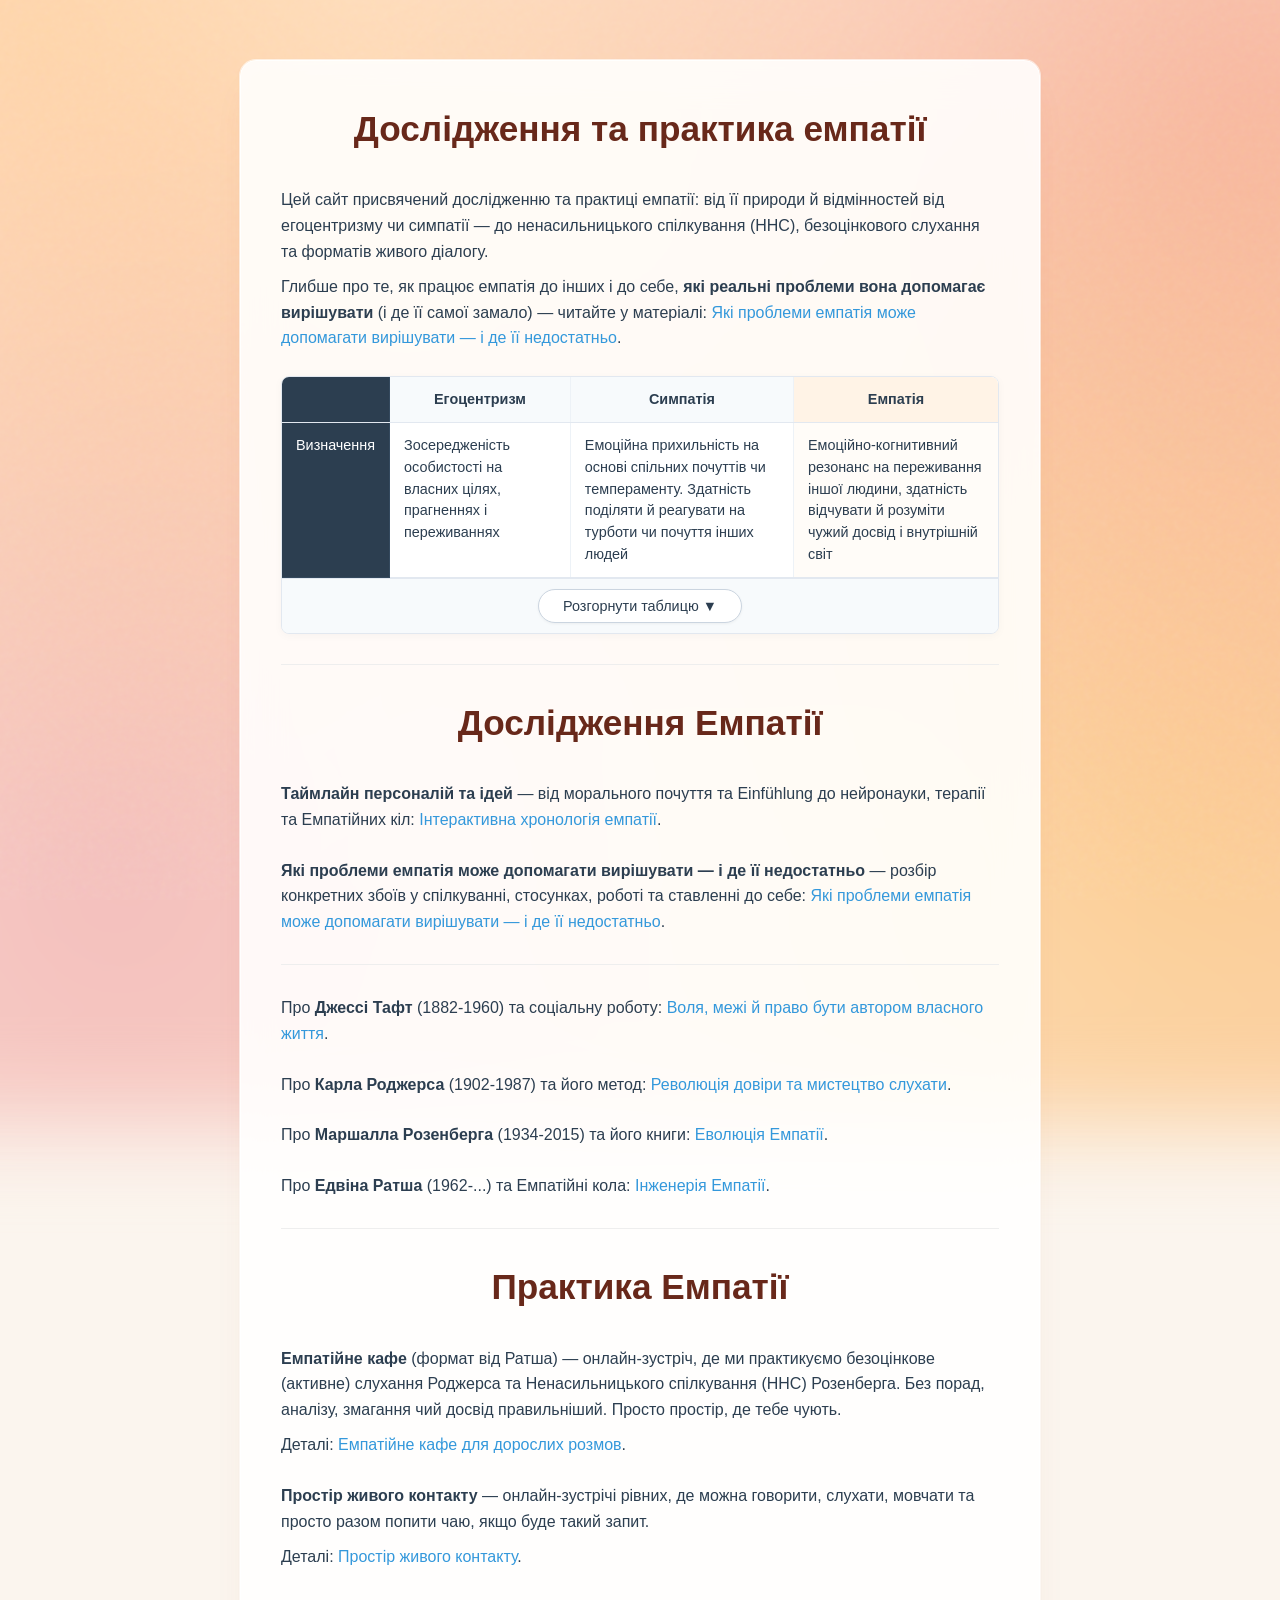
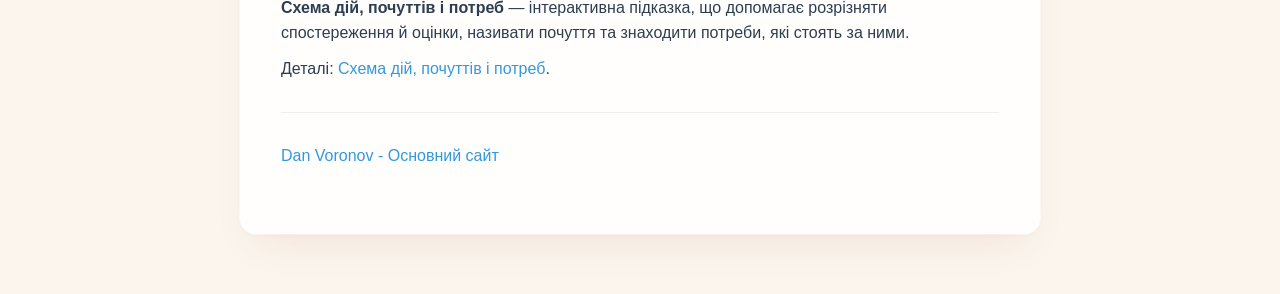
<file: index.html>
<!DOCTYPE html>
<html lang="uk">
<head>
    <meta charset="UTF-8">
    <meta name="viewport" content="width=device-width, initial-scale=1.0">
    <title>Дан Воронов - Дослідження Емпатії</title>
    <style>
        * {
            box-sizing: border-box;
            margin: 0;
            padding: 0;
        }

        html {
            min-height: 100%;
        }

        body {
            font-family: 'Helvetica Neue', Helvetica, Arial, sans-serif;
            line-height: 1.6;
            color: #2c3e50;
            min-height: 100vh;
            margin: 0;
            padding: 20px;
            background-color: #fbf5ee;
            position: relative;
            overflow-x: hidden;
        }

        /* Layer 1: Living ambient warm light fields */
        body::before {
            content: "";
            position: fixed;
            inset: -25%;
            z-index: -2;
            pointer-events: none;
            background:
                /* Warm golden apricot bloom (top-left) */
                radial-gradient(circle at 18% 18%, rgba(255, 175, 95, 0.45) 0%, rgba(255, 175, 95, 0) 45%),
                /* Terracotta & coral warmth (top-right) */
                radial-gradient(circle at 82% 25%, rgba(238, 108, 77, 0.38) 0%, rgba(238, 108, 77, 0) 48%),
                /* Dusky warm rose / blush (bottom-left) */
                radial-gradient(circle at 22% 82%, rgba(220, 95, 130, 0.3) 0%, rgba(220, 95, 130, 0) 45%),
                /* Honey gold & amber glow (bottom-right) */
                radial-gradient(circle at 78% 78%, rgba(255, 205, 90, 0.4) 0%, rgba(255, 205, 90, 0) 42%),
                /* Soft radiant peach core */
                radial-gradient(ellipse at 50% 50%, rgba(254, 218, 185, 0.55) 0%, rgba(254, 218, 185, 0) 58%),
                /* Deep multifaceted warm foundation */
                linear-gradient(135deg, #fff7ee 0%, #feeddd 30%, #fde2ce 65%, #f8c9b2 100%);
            filter: blur(45px);
            animation: warmDrift 24s ease-in-out infinite alternate;
            will-change: transform;
        }

        /* Layer 2: Tactile organic micro-grain to give physical paper/film depth */
        body::after {
            content: "";
            position: fixed;
            inset: 0;
            z-index: -1;
            pointer-events: none;
            opacity: 0.32;
            mix-blend-mode: soft-light;
            background-image: url("data:image/svg+xml,%3Csvg viewBox='0 0 200 200' xmlns='http://www.w3.org/2000/svg'%3E%3Cfilter id='n'%3E%3CfeTurbulence type='fractalNoise' baseFrequency='0.75' numOctaves='3' stitchTiles='stitch'/%3E%3C/filter%3E%3Crect width='100%25' height='100%25' filter='url(%23n)' opacity='0.7'/%3E%3C/svg%3E");
        }

        @keyframes warmDrift {
            0% {
                transform: scale(1) translate(0%, 0%) rotate(0deg);
            }
            33% {
                transform: scale(1.05) translate(-2%, 2%) rotate(1deg);
            }
            66% {
                transform: scale(1.03) translate(2%, -1%) rotate(-1deg);
            }
            100% {
                transform: scale(1) translate(0%, 0%) rotate(0deg);
            }
        }

        @media (prefers-reduced-motion: reduce) {
            body::before {
                animation: none;
            }
        }

        .container {
            max-width: 800px;
            margin: 40px auto;
            background-color: rgba(255, 255, 255, 0.9);
            backdrop-filter: blur(20px) saturate(150%);
            -webkit-backdrop-filter: blur(20px) saturate(150%);
            padding: 40px;
            border-radius: 16px;
            border: 1px solid rgba(255, 255, 255, 0.85);
            box-shadow:
                0 20px 40px -15px rgba(160, 70, 30, 0.1),
                0 0 0 1px rgba(255, 255, 255, 0.6),
                0 2px 6px rgba(0, 0, 0, 0.03);
            position: relative;
        }

        h1 {
            font-size: 2.2em;
            color: #68281a;
            margin-bottom: 30px;
            text-align: center;
            font-weight: 600;
        }

        .section {
            margin-bottom: 25px;
        }

        .section p {
            margin-bottom: 10px;
        }

        a {
            color: #3498db;
            text-decoration: none;
            transition: color 0.3s ease, text-decoration 0.3s ease;
        }

        a:hover {
            color: #2980b9;
            text-decoration: underline;
        }

        .divider {
            border-top: 1px solid #eee;
            margin: 30px 0;
        }

        .secondary-text {
            font-size: 0.9em;
            color: #666;
            padding-left: 20px;
            margin-top: 15px;
            margin-bottom: 5px;
        }

        .table-card {
            border-radius: 8px;
            border: 1px solid #e2e8f0;
            box-shadow: 0 2px 10px rgba(0, 0, 0, 0.03);
            background-color: #fff;
            overflow: hidden;
            margin-bottom: 30px;
        }

        .table-wrapper {
            overflow-x: auto;
            margin-bottom: 0;
            border: none;
            box-shadow: none;
            border-radius: 0;
        }

        .table-toggle-bar {
            background-color: #f7fafc;
            border-top: 1px solid #e2e8f0;
            text-align: center;
            padding: 10px 16px;
        }

        .table-toggle-btn {
            background-color: #ffffff;
            color: #2c3e50;
            border: 1px solid #cbd5e0;
            padding: 8px 24px;
            font-size: 0.9em;
            font-family: inherit;
            border-radius: 20px;
            cursor: pointer;
            transition: all 0.2s ease;
            display: inline-flex;
            align-items: center;
            gap: 6px;
            font-weight: 500;
            box-shadow: 0 1px 3px rgba(0, 0, 0, 0.05);
        }

        .table-toggle-btn:hover {
            background-color: #3498db;
            color: #ffffff;
            border-color: #3498db;
            box-shadow: 0 2px 8px rgba(52, 152, 219, 0.3);
        }

        table tbody tr.collapsible-row {
            display: none;
        }

        table.expanded tbody tr.collapsible-row {
            display: table-row;
        }

        table {
            width: 100%;
            border-collapse: collapse;
            font-size: 0.9em;
            text-align: left;
            background-color: #fff;
        }

        th, td {
            padding: 12px 14px;
            border-bottom: 1px solid #e2e8f0;
            border-right: 1px solid #edf2f7;
            vertical-align: top;
            line-height: 1.5;
        }

        th:last-child {
            border-right: none;
            background-color: #fff3e6;
            color: #2c3e50;
        }

        td:last-child {
            border-right: none;
            background-color: #fffcf8;
        }

        th {
            background-color: #f7fafc;
            color: #2c3e50;
            font-weight: 600;
            text-align: center;
            vertical-align: middle;
        }

        th:first-child,
        td:first-child {
            background-color: #2c3e50;
            color: #ffffff;
            font-weight: normal;
            border-right: 1px solid #34495e;
        }

        tbody td:first-child {
            border-bottom: 1px solid #34495e;
        }

        tr:nth-child(even) {
            background-color: #fbfcfd;
        }

        tr:nth-child(even) td:last-child {
            background-color: #fff3e6;
        }

        tr:last-child td {
            border-bottom: none;
        }
    </style>
</head>
<body>
    <div class="container">
        <h1>Дослідження та практика емпатії</h1>

        <div class="section">
            <p>Цей сайт присвячений дослідженню та практиці емпатії: від її природи й відмінностей від егоцентризму чи симпатії — до ненасильницького спілкування (ННС), безоцінкового слухання та форматів живого діалогу.</p>
            <p>Глибше про те, як працює емпатія до інших і до себе, <b>які реальні проблеми вона допомагає вирішувати</b> (і де її самої замало) — читайте у матеріалі: <a href="why/">Які проблеми емпатія може допомагати вирішувати — і де її недостатньо</a>.</p>
        </div>

        <div class="table-card">
            <div class="table-wrapper">
                <table id="empathyTable">
                    <thead>
                        <tr>
                            <th></th>
                            <th>Егоцентризм</th>
                            <th>Симпатія</th>
                            <th>Емпатія</th>
                        </tr>
                    </thead>
                    <tbody>
                        <tr>
                            <td>Визначення</td>
                            <td>Зосередженість особистості на власних цілях, прагненнях і переживаннях</td>
                            <td>Емоційна прихильність на основі спільних почуттів чи темпераменту. Здатність поділяти й реагувати на турботи чи почуття інших людей</td>
                            <td>Емоційно-когнитивний резонанс на переживання іншої людини, здатність відчувати й розуміти чужий досвід і внутрішній світ </td>
                        </tr>
                        <tr class="collapsible-row">
                            <td>Фокус уваги</td>
                            <td>На собі — власних цілях і переживаннях</td>
                            <td>На іншому схожему, але «ззовні», як спостерігач</td>
                            <td>На іншому «зсередини» — спроба відчути те, що відчуває він</td>
                        </tr>
                        <tr class="collapsible-row">
                            <td>Рівень ідентифікації з іншим</td>
                            <td>Мінімальний або відсутній</td>
                            <td>Середній (відчуття спільності, але з дистанцією)</td>
                            <td>Високий (тимчасове «входження» в стан іншого зі збереженням розрізнення «я — інший»)</td>
                        </tr>
                        <tr class="collapsible-row">
                            <td>Природа процесу</td>
                            <td>Переважно когнітивна царина, багато в чому незалежна від особистісних рис людини</td>
                            <td>Переважно емоційний відгук — занепокоєння чи прихильність, без обов'язкового глибокого розуміння</td>
                            <td>Поєднує когнітивний (розуміння перспективи) і афективний (спільне переживання) компоненти</td>
                        </tr>
                        <tr class="collapsible-row">
                            <td>Афективний (емоційний) компонент</td>
                            <td>Фокус на власних емоціях</td>
                            <td>Почуття жалю, турботи, співчуття (але не обов’язково ті самі емоції)</td>
                            <td>Емоційна емпатія — розділення або резонанс з емоціями іншого</td>
                        </tr>
                        <tr class="collapsible-row">
                            <td>Рівень емоційної дистанції</td>
                            <td>Максимальна (фокус тільки на собі)</td>
                            <td>Середня («я відчуваю за тебе»)</td>
                            <td>Мінімальна («я відчуваю з тобою»), але зі збереженням меж</td>
                        </tr>
                        <tr class="collapsible-row">
                            <td>Формула переживання</td>
                            <td>«Все навколо — про мене»</td>
                            <td>«Мені шкода за тебе» (feeling for)</td>
                            <td>«Я відчуваю це разом із тобою» (feeling with)</td>
                        </tr>
                        <tr class="collapsible-row">
                            <td>Зв'язок із поведінкою</td>
                            <td>Здебільшого заважає бачити ситуації з точки зору іншого, роблячи людину нечутливою до чужих потреб</td>
                            <td>Пов'язана з допомагаючою поведінкою та альтруїзмом</td>
                            <td>Спонукає до щирої підтримки, що ґрунтуються на глибокому розумінні стану й потреб іншої людини</td>
                        </tr>
                    </tbody>
                </table>
            </div>
            <div class="table-toggle-bar">
                <button type="button" class="table-toggle-btn" id="toggleTableBtn" aria-expanded="false" onclick="toggleTable()">
                    Розгорнути таблицю &#9660;
                </button>
            </div>
        </div>

        <div class="divider"></div>

        <h1>Дослідження Емпатії</h1>

        <div class="section">
            <p><strong>Таймлайн персоналій та ідей</strong> — від морального почуття та Einfühlung до нейронауки, терапії та Емпатійних кіл:
            <a href="timeline/">Інтерактивна хронологія емпатії</a>.</p>
        </div>

        <div class="section">
            <p><strong>Які проблеми емпатія може допомагати вирішувати — і де її недостатньо</strong> — розбір конкретних збоїв у спілкуванні, стосунках, роботі та ставленні до себе:
            <a href="why/">Які проблеми емпатія може допомагати вирішувати — і де її недостатньо</a>.</p>
        </div>

        <div class="divider"></div>

        <div class="section">
            <p>Про <strong>Джессі Тафт</strong> (1882-1960) та соціальну роботу:
            <a href="taft/">Воля, межі й право бути автором власного життя</a>.</p>
        </div>

        <div class="section">
            <p>Про <strong>Карла Роджерса</strong> (1902-1987) та його метод:
            <a href="rogers/">Революція довіри та мистецтво слухати</a>.</p>
        </div>        

        <div class="section">
            <p>Про <strong>Маршалла Розенберга</strong> (1934-2015) та його книги:
            <a href="rosenberg/">Еволюція Емпатії</a>.</p>
        </div>

        <div class="section">
            <p>Про <strong>Едвіна Ратша</strong> (1962-...) та Емпатійні кола:
            <a href="rutsch/">Інженерія Емпатії</a>.</p>
        </div>

        <div class="divider"></div>
            
            <h1>Практика Емпатії</h1>

            <div class="section">
                <p><b>Емпатійне кафе</b> (формат від Ратша) — онлайн-зустріч, де ми практикуємо безоцінкове (активне) слухання Роджерса та Ненасильницького спілкування (ННС) Розенберга. Без порад, аналізу, змагання чий досвід правильніший. Просто простір, де тебе чують. </p>

                <p>Деталі:
                <a href="cafe/">Емпатійне кафе для дорослих розмов</a>.</p>
            </div>


            <div class="section">
                <p><b>Простір живого контакту</b> — онлайн-зустрічі рівних, де можна говорити, слухати, мовчати та просто разом попити чаю, якщо буде такий запит. </p>

                <p>Деталі:
                <a href="prostir/">Простір живого контакту</a>.</p>
            </div>

            <div class="section">
                <p><b>Схема дій, почуттів і потреб</b> — інтерактивна підказка, що допомагає розрізняти спостереження й оцінки, називати почуття та знаходити потреби, які стоять за ними.</p>

                <p>Деталі:
                <a href="map/">Схема дій, почуттів і потреб</a>.</p>
            </div>

        <div class="divider"></div>

        <div class="section">
            <p><a href="https://danvoronov.com/">Dan Voronov - Основний сайт</a></p>
        </div>
    </div>
    <script>
        function toggleTable() {
            const table = document.getElementById('empathyTable');
            const btn = document.getElementById('toggleTableBtn');
            const isExpanded = table.classList.contains('expanded');
            
            if (isExpanded) {
                table.classList.remove('expanded');
                btn.innerHTML = 'Розгорнути таблицю &#9660;';
                btn.setAttribute('aria-expanded', 'false');
                table.scrollIntoView({ behavior: 'smooth', block: 'nearest' });
            } else {
                table.classList.add('expanded');
                btn.innerHTML = 'Згорнути таблицю &#9650;';
                btn.setAttribute('aria-expanded', 'true');
            }
        }
    </script>
</body>
<script defer src="https://cloud.umami.is/script.js" data-website-id="41dd411d-234d-4eae-b541-1103fd71b6ad"></script>
</html>
</file>
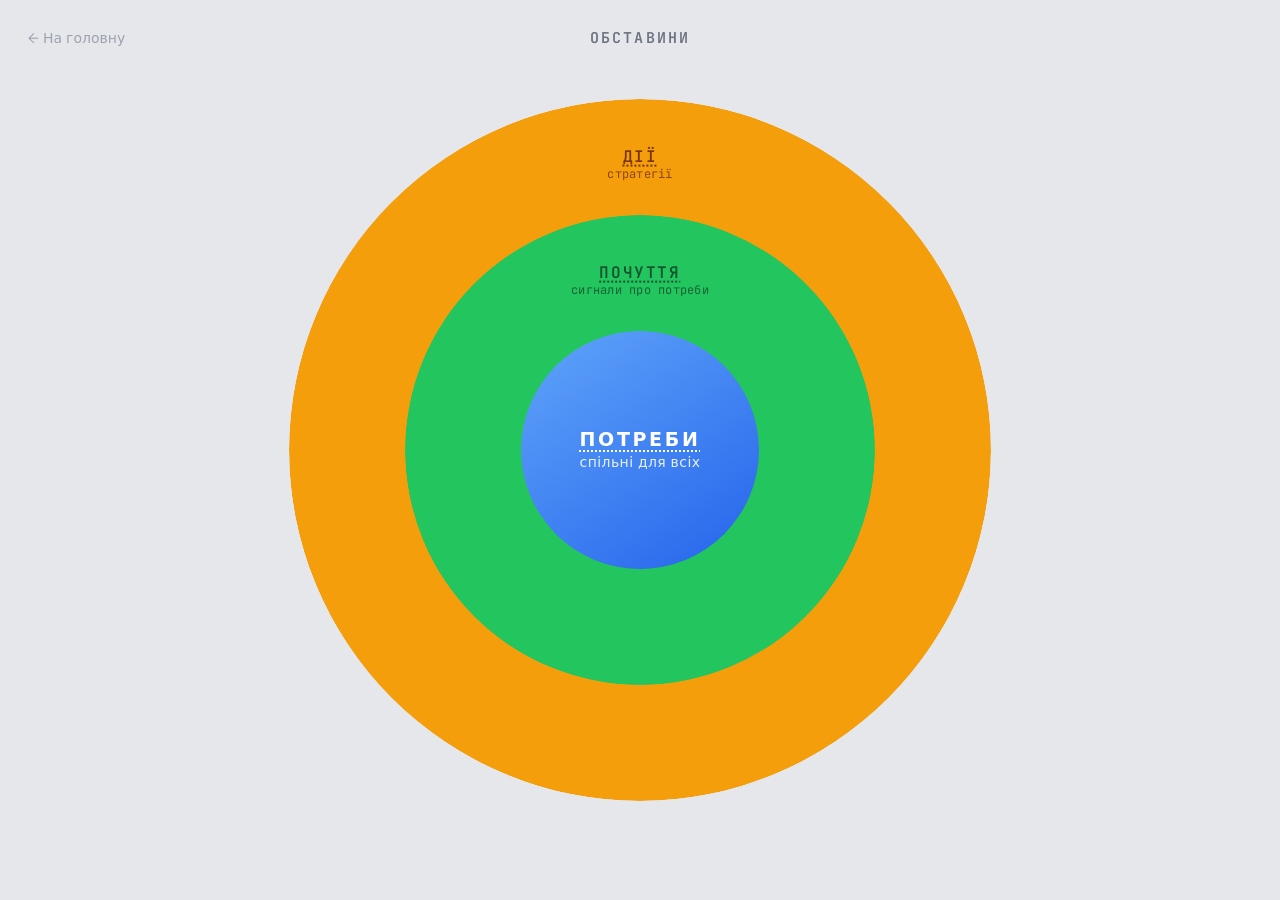
<file: map/index.html>
<!DOCTYPE html>
<html lang="uk">
<head>
<meta charset="UTF-8">
<meta name="viewport" content="width=device-width, initial-scale=1.0">
<title>Дії · Почуття · Потреби</title>
<link rel="preconnect" href="https://fonts.googleapis.com">
<link rel="preconnect" href="https://fonts.gstatic.com" crossorigin>
<link href="https://fonts.googleapis.com/css2?family=DM+Sans:ital,opsz,wght@0,9..40,300;0,9..40,400;0,9..40,500;0,9..40,600;0,9..40,700;1,9..40,400&family=JetBrains+Mono:wght@400;500&display=swap" rel="stylesheet">
<style>
:root {
  --bg: #f4f5f7;
  --bg-elevated: #ffffff;
  --text: #1a1d23;
  --text-muted: #6b7280;
  --border: #e5e7eb;
  --border-soft: #eef0f3;
  --accent: #2563eb;
  --accent-soft: rgba(37, 99, 235, 0.08);
  --radius: 10px;
  --shadow: 0 1px 2px rgba(16, 24, 40, 0.04), 0 4px 16px rgba(16, 24, 40, 0.04);
  --shadow-lg: 0 8px 32px rgba(16, 24, 40, 0.08);
  --font: "DM Sans", system-ui, -apple-system, sans-serif;
  --mono: "JetBrains Mono", ui-monospace, monospace;
}

*, *::before, *::after {
  margin: 0;
  padding: 0;
  box-sizing: border-box;
}

html { scroll-behavior: smooth; }

body {
  font-family: var(--font);
  background: var(--bg);
  color: var(--text);
  min-height: 100vh;
  -webkit-font-smoothing: antialiased;
  line-height: 1.45;
}

/* ---------- SINGLE LIGHTBOX OVERLAY ---------- */

.modal {
  display: none;
  position: fixed;
  inset: 0;
  z-index: 1000;
  background: rgba(15, 23, 42, 0.42);
  backdrop-filter: blur(8px);
  -webkit-backdrop-filter: blur(8px);
  padding: 36px 20px;
  overflow-y: auto;
  align-items: flex-start;
  justify-content: center;
  animation: fadeIn 0.2s ease;
}

.modal.active {
  display: flex;
}

.modal-card {
  position: relative;
  background: transparent;
  width: 100%;
  max-width: 1320px;
  border-radius: 0;
  border: none;
  outline: none;
  box-shadow: none;
  margin: auto 0;
  animation: modalScale 0.25s cubic-bezier(0.16, 1, 0.3, 1);
}

@keyframes modalScale {
  from { opacity: 0; transform: scale(0.96) translateY(12px); }
  to { opacity: 1; transform: scale(1) translateY(0); }
}

.modal-close {
  position: fixed;
  top: 20px;
  right: 20px;
  z-index: 1050;
  display: flex;
  align-items: center;
  justify-content: center;
  width: 44px;
  height: 44px;
  border-radius: 50%;
  border: none;
  outline: none;
  background: rgba(0, 0, 0, 0.35);
  color: #ffffff;
  font-size: 28px;
  line-height: 1;
  cursor: pointer;
  box-shadow: 0 4px 16px rgba(0, 0, 0, 0.2);
  backdrop-filter: blur(8px);
  -webkit-backdrop-filter: blur(8px);
  transition: all 0.18s ease;
}

.modal-close:hover {
  background: rgba(0, 0, 0, 0.6);
  color: #ffffff;
  transform: scale(1.1);
}

.modal-body {
  padding: 0;
}

@keyframes fadeIn {
  from { opacity: 0; transform: translateY(6px); }
  to { opacity: 1; transform: translateY(0); }
}

/* ---------- HOME ---------- */

.home-wrap {
  position: relative;
  min-height: 100vh;
  display: flex;
  flex-direction: column;
  justify-content: center;
  align-items: center;
  gap: 40px;
  padding: 40px 24px;
  background: #e5e7eb;
}

.home-link {
  position: absolute;
  top: 28px;
  left: 28px;
  z-index: 3;
  color: #9ca3af;
  font-size: 14px;
  text-decoration: none;
  transition: color 0.18s ease;
}

.home-link:hover {
  color: #6b7280;
}

.home-circumstances-label {
  position: absolute;
  top: 28px;
  left: 50%;
  transform: translateX(-50%);
  font-weight: 600;
  letter-spacing: 0.14em;
  text-transform: uppercase;
  font-size: clamp(12px, 1.3vw, 15px);
  font-family: var(--mono);
  color: #6b7280;
  pointer-events: none;
  z-index: 1;
}

.rings {
  /* 3 flush bands: actions | feelings | needs */
  --band: 16.5%;
  position: relative;
  width: min(720px, 78vh, 88vw);
  height: min(720px, 78vh, 88vw);
  z-index: 2;
}

.ring {
  position: absolute;
  border-radius: 50%;
  cursor: pointer;
  transition: filter 0.2s ease, transform 0.2s ease;
}

.ring:hover {
  filter: brightness(1.04);
}

/* Outer → inner: true donut ring bands with radial masks */
.ring-actions {
  inset: 0;
  background: #f59e0b;
  box-shadow: var(--shadow-lg);
  clip-path: circle(50%);
  -webkit-clip-path: circle(50%);
  mask-image: radial-gradient(circle, transparent 33%, black 33.5%);
  -webkit-mask-image: radial-gradient(circle, transparent 33%, black 33.5%);
}

.ring-feelings {
  inset: var(--band);
  background: #22c55e;
  clip-path: circle(50%);
  -webkit-clip-path: circle(50%);
  mask-image: radial-gradient(circle, transparent 25%, black 25.5%);
  -webkit-mask-image: radial-gradient(circle, transparent 25%, black 25.5%);
}

.ring-needs {
  inset: calc(var(--band) * 2);
  background: linear-gradient(145deg, #60a5fa, #2563eb);
  display: flex;
  align-items: center;
  justify-content: center;
  clip-path: circle(50%);
  -webkit-clip-path: circle(50%);
}

.ring-label {
  position: absolute;
  left: 50%;
  transform: translate(-50%, -30%);
  font-weight: 600;
  letter-spacing: 0.1em;
  text-transform: uppercase;
  cursor: pointer;
  pointer-events: auto;
  z-index: 5;
  font-size: clamp(12px, 1.4vw, 16px);
  font-family: var(--mono);
  white-space: nowrap;
  text-align: center;
}

.ring-label.actions {
  top: calc(var(--band) * 0.5);
  color: #78350f;
  display: flex;
  flex-direction: column;
  align-items: center;
  line-height: 1.2;
}

.ring-label.feelings {
  top: calc(var(--band) * 1.5);
  color: #14532d;
  display: flex;
  flex-direction: column;
  align-items: center;
  line-height: 1.2;
}

.ring-sub {
  font-size: clamp(9.5px, 1.1vw, 12px);
  font-weight: 400;
  letter-spacing: 0.02em;
  opacity: 0.85;
  text-transform: none;
  margin-top: 1px;
}

.ring-needs-content {
  display: flex;
  flex-direction: column;
  align-items: center;
  justify-content: center;
  text-align: center;
  color: #fff;
  line-height: 1.25;
  padding: 6px;
  pointer-events: auto;
  cursor: pointer;
}

.ring-main.needs {
  font-size: clamp(13px, 1.6vw, 19px);
  font-weight: 700;
  letter-spacing: 0.14em;
  text-transform: uppercase;
}

.ring-label.actions > span:first-child,
.ring-label.feelings > span:first-child,
.ring-main.needs {
  text-decoration: underline dotted;
  text-underline-offset: 4px;
  text-decoration-thickness: 1.5px;
}

.ring-sub.needs {
  font-size: clamp(10.5px, 1.2vw, 14px);
  font-weight: 400;
  opacity: 0.88;
  letter-spacing: 0.03em;
  margin-top: 2px;
  text-transform: none;
}

/* ---------- SCHEMA SHARED ---------- */

.schema-wrap {
  background: var(--bg-elevated);
  border: none;
  outline: none;
  border-radius: 16px;
  overflow: hidden;
  box-shadow: 0 25px 60px rgba(0, 0, 0, 0.3);
}

.schema-word {
  display: inline-block;
  font-size: 11.5px;
  font-weight: 500;
  letter-spacing: 0.02em;
  line-height: 1.35;
  padding: 1px 0;
  opacity: 0.92;
}

.schema-word.em {
  font-weight: 700;
  font-size: 14px;
  letter-spacing: 0.04em;
  opacity: 1;
}

.schema-word.sub {
  font-weight: 400;
  font-size: 11.5px;
  opacity: 0.82;
  font-style: italic;
}

/* ---------- NEEDS SCHEMA ---------- */

.needs-schema {
  display: grid;
  grid-template-columns: repeat(12, 1fr);
  grid-template-rows: auto auto auto auto auto;
  gap: 1px;
  background: var(--border);
}

.needs-schema > * {
  background: #fff;
  padding: 12px 10px;
  min-height: 0;
}

/* Top spiritual bar */
.n-top {
  grid-column: 1 / -1;
  background: linear-gradient(90deg, #f3e8ff, #e9d5ff, #f3e8ff) !important;
  display: flex;
  flex-wrap: wrap;
  justify-content: space-around;
  align-items: center;
  gap: 8px 16px;
  padding: 14px 16px !important;
}

.n-top .schema-word {
  color: #5b21b6;
  font-weight: 600;
  font-size: 12.5px;
  letter-spacing: 0.1em;
  text-transform: uppercase;
}

/* Upper 5 cells */
.n-u1 { grid-column: 1 / 3; background: #fde68a !important; color: #78350f; }
.n-u2 { grid-column: 3 / 5; background: #fef08a !important; color: #713f12; }
.n-u3 { grid-column: 5 / 8; background: #fef9c3 !important; color: #6b21a8; }
.n-u4 { grid-column: 8 / 10; background: #fef08a !important; color: #854d0e; }
.n-u5 { grid-column: 10 / 13; background: #ede9fe !important; color: #5b21b6; }

/* Middle row */
.n-m1 { grid-column: 1 / 3; background: #fdba74 !important; color: #7c2d12; display: flex; flex-direction: column; justify-content: center; }
.n-center {
  grid-column: 3 / 11;
  background: #faf8f2 !important;
  display: flex;
  flex-direction: column;
  align-items: center;
  justify-content: center;
  gap: 6px;
  padding: 28px 16px !important;
  text-align: center;
}
.n-m2 { grid-column: 11 / 13; background: #fb923c !important; color: #7c2d12; display: flex; flex-direction: column; justify-content: center; }

.n-center-title {
  font-size: clamp(20px, 3vw, 28px);
  font-weight: 700;
  letter-spacing: 0.06em;
  color: #5b21b6;
  display: flex;
  align-items: center;
  gap: 12px;
}

.n-center-title .diamond {
  width: 12px;
  height: 12px;
  background: #7c3aed;
  transform: rotate(45deg);
  flex-shrink: 0;
  box-shadow: 0 0 0 3px rgba(124, 58, 237, 0.15);
}

.n-center-sub {
  font-size: 12px;
  color: #7c3aed;
  opacity: 0.75;
  font-weight: 400;
}

/* Bottom 5 cells */
.n-b1 { grid-column: 1 / 3; background: #bfdbfe !important; color: #1e3a8a; }
.n-b2 { grid-column: 3 / 5; background: #93c5fd !important; color: #1e3a8a; }
.n-b3 { grid-column: 5 / 8; background: #86efac !important; color: #14532d; }
.n-b4 { grid-column: 8 / 11; background: #4ade80 !important; color: #14532d; }
.n-b5 { grid-column: 11 / 13; background: #86efac !important; color: #14532d; }

/* Bottom strip */
.n-bot {
  grid-column: 1 / -1;
  display: grid;
  grid-template-columns: repeat(5, 1fr);
  gap: 1px;
  background: var(--border) !important;
  padding: 0 !important;
}

.n-bot > div {
  padding: 12px 10px;
  display: flex;
  flex-wrap: wrap;
  gap: 4px 10px;
  align-items: center;
  justify-content: center;
  text-align: center;
}

.n-bot-1 { background: #ddd6fe; color: #4c1d95; }
.n-bot-2 { background: #c4b5fd; color: #4c1d95; }
.n-bot-3 { background: #22c55e; color: #052e16; }
.n-bot-4 { background: #16a34a; color: #052e16; }
.n-bot-5 { background: #15803d; color: #f0fdf4; }

.needs-cell {
  display: flex;
  flex-wrap: wrap;
  gap: 4px 8px;
  align-content: flex-start;
  align-items: baseline;
}

.needs-cell .schema-word.em {
  width: auto;
  margin-bottom: 2px;
}

.needs-cell .schema-word.sub {
  width: 100%;
  margin-bottom: 4px;
}

/* ---------- FEELINGS SCHEMA ---------- */

.feelings-schema {
  display: flex;
  flex-direction: column;
  gap: 0;
}

.feel-banner {
  text-align: center;
  font-weight: 700;
  font-size: 13px;
  letter-spacing: 0.12em;
  text-transform: uppercase;
  padding: 14px 16px;
  font-family: var(--mono);
}

.feel-banner.met {
  background: linear-gradient(90deg, #22c55e, #16a34a);
  color: #fff;
}

.feel-banner.unmet {
  background: linear-gradient(90deg, #64748b, #475569);
  color: #fff;
}

.feel-row {
  display: grid;
  grid-template-columns: repeat(5, 1fr);
  gap: 1px;
  background: var(--border);
}

.feel-cell {
  padding: 16px 12px;
  min-height: 180px;
  display: flex;
  flex-wrap: wrap;
  gap: 4px 8px;
  align-content: flex-start;
}

.feel-cell .schema-word {
  color: inherit;
}

.feel-cell .schema-word.em {
  font-size: 14px;
  line-height: 1.4;
}

.feel-m3 .schema-word.em {
  font-size: 15px;
  font-weight: 700;
}

/* Met feelings — greens */
.feel-m1 { background: #86efac; color: #14532d; }
.feel-m2 { background: #4ade80; color: #14532d; }
.feel-m3 { background: #bbf7d0; color: #166534; }
.feel-m4 { background: #86efac; color: #14532d; }
.feel-m5 { background: #4ade80; color: #14532d; }

/* Center band */
.feel-center {
  background: #fefce8;
  padding: 28px 16px;
  display: flex;
  align-items: center;
  justify-content: center;
  gap: 14px;
  border-top: 1px solid var(--border-soft);
  border-bottom: 1px solid var(--border-soft);
}

.feel-center-title {
  font-size: clamp(20px, 3vw, 28px);
  font-weight: 700;
  letter-spacing: 0.06em;
  color: #1e40af;
  display: flex;
  align-items: center;
  gap: 12px;
}

.feel-heart {
  width: 22px;
  height: 20px;
  position: relative;
  flex-shrink: 0;
}

.feel-heart::before,
.feel-heart::after {
  content: "";
  position: absolute;
  width: 12px;
  height: 18px;
  background: #3b82f6;
  border-radius: 12px 12px 0 0;
  top: 0;
}

.feel-heart::before {
  left: 11px;
  transform: rotate(-45deg);
  transform-origin: 0 100%;
}

.feel-heart::after {
  left: 0;
  transform: rotate(45deg);
  transform-origin: 100% 100%;
}

/* Unmet feelings — grays / browns */
.feel-u1 { background: #d1d5db; color: #1f2937; }
.feel-u2 { background: #9ca3af; color: #111827; }
.feel-u3 { background: #d6d3d1; color: #292524; }
.feel-u4 { background: #a8a29e; color: #1c1917; }
.feel-u5 { background: #6b7280; color: #f9fafb; }

/* ---------- ACTIONS SCHEMA ---------- */

.actions-schema {
  display: flex;
  flex-direction: column;
  gap: 0;
}

.actions-row {
  display: grid;
  grid-template-columns: repeat(3, 1fr);
  gap: 1px;
  background: var(--border);
}

.act-center {
  background: #ffffff;
  padding: 24px 16px;
  display: flex;
  align-items: center;
  justify-content: center;
  border-top: 1px solid var(--border-soft);
  border-bottom: 1px solid var(--border-soft);
}

.act-center-title {
  font-size: clamp(20px, 3vw, 28px);
  font-weight: 700;
  letter-spacing: 0.08em;
  color: #d97706;
  display: flex;
  align-items: center;
  gap: 12px;
  text-transform: uppercase;
}

.act-emoji {
  font-size: 1.15em;
  display: inline-block;
}

.act-col {
  background: #fff;
  padding: 16px 12px;
  display: flex;
  flex-direction: column;
  gap: 10px;
}

/* Category column backgrounds matching the theme */
.act-c1 { background: #fde68a; color: #78350f; }
.act-c2 { background: #ede9fe; color: #5b21b6; }
.act-c3 { background: #dcfce7; color: #14532d; }
.act-c4 { background: #ffe4e6; color: #9f1239; }
.act-c5 { background: #ffedd5; color: #7c2d12; }
.act-c6 { background: #dbeafe; color: #1e3a8a; }

.act-col-header {
  border-bottom: 1px solid rgba(0, 0, 0, 0.08);
  padding-bottom: 8px;
  margin-bottom: 2px;
}

.act-col-header h3 {
  font-size: 15.5px;
  font-weight: 700;
  letter-spacing: -0.01em;
  color: inherit;
  margin-top: 2px;
}

.act-list {
  display: flex;
  flex-direction: column;
  gap: 6px;
}

.act-list .schema-word.em {
  font-size: 15px;
  font-weight: 600;
  line-height: 1.4;
  color: inherit;
  opacity: 0.95;
}

/* ---------- RESPONSIVE ---------- */

@media (max-width: 900px) {
  .needs-schema {
    grid-template-columns: 1fr 1fr;
  }

  .n-top { grid-column: 1 / -1; }
  .n-u1, .n-u2, .n-u3, .n-u4, .n-u5,
  .n-m1, .n-m2, .n-b1, .n-b2, .n-b3, .n-b4, .n-b5 {
    grid-column: auto;
  }
  .n-center { grid-column: 1 / -1; order: -1; }
  .n-bot {
    grid-column: 1 / -1;
    grid-template-columns: 1fr;
  }

  .feel-row {
    grid-template-columns: 1fr 1fr;
  }

  .feel-cell { min-height: 140px; }
}

@media (max-width: 1024px) {
  .actions-grid {
    grid-template-columns: repeat(3, 1fr);
  }
}

@media (max-width: 720px) {
  .modal { padding: 28px 10px; }
  .modal-close { top: 12px; right: 12px; width: 38px; height: 38px; font-size: 24px; }
  .modal-body { padding: 0; }

  .feel-row { grid-template-columns: 1fr; }

  .needs-schema { grid-template-columns: 1fr; }

  .actions-row { grid-template-columns: 1fr; }

  .n-bot { grid-template-columns: 1fr; }

  .rings { --band: 17%; }
  .ring-label { font-size: 10px; letter-spacing: 0.06em; }
  .ring-label.needs { font-size: 11px; }
  .home-circumstances-label { top: 16px; font-size: 11px; }
  .home-link { top: 16px; left: 16px; font-size: 13px; }
}
</style>
</head>
<body>

<!-- HOME / SCHEMA BACKGROUND -->
<div id="home">
  <div class="home-wrap">
    <a class="home-link" href="../">← На головну</a>
    <div class="home-circumstances-label">Обставини</div>

    <div class="rings" role="button" aria-label="Шари" onclick="handleRingsClick(event)">
      <div class="ring ring-actions" title="Дії в середовищі — стратегії"></div>
      <div class="ring-label actions">
        <span>Дії</span>
        <span class="ring-sub">стратегії</span>
      </div>

      <div class="ring ring-feelings" title="Почуття — сигнали про потреби"></div>
      <div class="ring-label feelings">
        <span>Почуття</span>
        <span class="ring-sub">сигнали про потреби</span>
      </div>

      <div class="ring ring-needs" title="Потреби — спільні для всіх">
        <div class="ring-needs-content">
          <span class="ring-main needs">Потреби</span>
          <span class="ring-sub needs">спільні для всіх</span>
        </div>
      </div>
    </div>
  </div>
</div>

<!-- SECTION TEMPLATES -->

<template id="tpl-needs">
  <div class="schema-wrap">
    <div class="needs-schema">

      <!-- Top bar: spiritual / meaning -->
      <div class="n-top">
        <span class="schema-word">Присутність</span>
        <span class="schema-word">Служіння</span>
        <span class="schema-word">Усвідомленість</span>
        <span class="schema-word">Реалізація</span>
        <span class="schema-word">Призначення</span>
        <span class="schema-word">Духовність</span>
        <span class="schema-word">Віра</span>
      </div>

      <!-- Upper row -->
      <div class="n-u1 needs-cell">
        <span class="schema-word em">Фізична безпека</span>
        <span class="schema-word em">Емоційна безпека</span>
        <span class="schema-word em">Здоров'я</span>
        <span class="schema-word em">Комфорт</span>
        <span class="schema-word em">Мир</span>
        <span class="schema-word em">Стабільність</span>
        <span class="schema-word">Впевненість у завтрашньому дні</span>
      </div>

      <div class="n-u2 needs-cell">
        <span class="schema-word em">Секс</span>
        <span class="schema-word sub">сексуальність</span>
        <span class="schema-word em">Чуттєвість</span>
        <span class="schema-word sub">Продовження роду</span>
        <span class="schema-word em">Насолода</span>
        <span class="schema-word em">Легкість</span>
        <span class="schema-word em">Дотик</span>
        <span class="schema-word em">Інтимність</span>
        <span class="schema-word em">Ніжність</span>
      </div>

      <div class="n-u3 needs-cell">
        <span class="schema-word em">Активність</span>
        <span class="schema-word em">Енергія</span>
        <span class="schema-word em">Життєва сила</span>
        <span class="schema-word em">Виклик</span>
        <span class="schema-word em">Пригоди</span>
        <span class="schema-word em">Новизна</span>
        <span class="schema-word em">Рух</span>
        <span class="schema-word em">Зміни</span>
        <span class="schema-word em">Гра</span>
        <span class="schema-word em">Веселощі</span>
      </div>

      <div class="n-u4 needs-cell">
        <span class="schema-word em">Розвиток</span>
        <span class="schema-word em">Сила</span>
        <span class="schema-word em">Вплив</span>
        <span class="schema-word em">Ефективність</span>
        <span class="schema-word em">Процвітання</span>
        <span class="schema-word em">Ціль</span>
      </div>

      <div class="n-u5 needs-cell">
        <span class="schema-word em">Ясність</span>
        <span class="schema-word em">Сенси</span>
        <span class="schema-word em">Пізнання</span>
        <span class="schema-word em">Гумор</span>
        <span class="schema-word em">Веселощі</span>
        <span class="schema-word em">Навчання</span>
      </div>

      <!-- Middle: rest / center / survival -->
      <div class="n-m1 needs-cell">
        <span class="schema-word em">Відпочинок</span>
        <span class="schema-word em">Відновлення</span>
        <span class="schema-word em">Житло</span>
      </div>

      <div class="n-center">
        <div class="n-center-title">
          <span>Я</span>
          <span class="diamond" aria-hidden="true"></span>
          <span>ПОТРЕБУЮ</span>
        </div>
      </div>

      <div class="n-m2 needs-cell">
        <span class="schema-word em">Повітря</span>
        <span class="schema-word em">Вода</span>
        <span class="schema-word em">Їжа</span>
        <span class="schema-word em">Тепло</span>
        <span class="schema-word em">Сон</span>
      </div>

      <!-- Bottom row -->
      <div class="n-b1 needs-cell">
        <span class="schema-word em">Цілісність</span>
        <span class="schema-word sub">Справжність</span>
        <span class="schema-word">рівність собі</span>
        <span class="schema-word em">Прийняття себе</span>
        <span class="schema-word em">Самоповага</span>
        <span class="schema-word em">Гідність</span>
        <span class="schema-word">відчуття власної цінності</span>
      </div>

      <div class="n-b2 needs-cell">
        <span class="schema-word em">Творчість</span>
        <span class="schema-word em">Щирість</span>
        <span class="schema-word em">Спонтанність</span>
        <span class="schema-word em">Чесність</span>
        <span class="schema-word em">Свобода</span>
        <span class="schema-word em">Незалежність</span>
        <span class="schema-word em">Усамітнення</span>
        <span class="schema-word em">Природність</span>
        <span class="schema-word em">Простота</span>
      </div>

      <div class="n-b3 needs-cell">
        <span class="schema-word em">Підтримка</span>
        <span class="schema-word em">Визнання</span>
        <span class="schema-word em">Схвалення</span>
        <span class="schema-word em">Зворотний зв'язок</span>
        <span class="schema-word em">Зв'язок</span>
        <span class="schema-word em">Відданість</span>
        <span class="schema-word em">Приналежність</span>
        <span class="schema-word em">Зробити внесок</span>
        <span class="schema-word em">Турбота</span>
        <span class="schema-word em">Повага</span>
      </div>

      <div class="n-b4 needs-cell">
        <span class="schema-word em">Співпраця</span>
        <span class="schema-word em">Залученість</span>
        <span class="schema-word em">Участь</span>
        <span class="schema-word em">Згуртованість</span>
        <span class="schema-word em">Близькість</span>
        <span class="schema-word em">Кохання</span>
        <span class="schema-word em">Дружба</span>
        <span class="schema-word em">Прийняття</span>
        <span class="schema-word em">Розуміння</span>
        <span class="schema-word em">Душевне тепло</span>
      </div>

      <div class="n-b5 needs-cell">
        <span class="schema-word em">Баланс</span>
        <span class="schema-word em">Порядок</span>
        <span class="schema-word em">Вибір</span>
        <span class="schema-word em">Гармонія</span>
        <span class="schema-word">Рівні можливості</span>
        <span class="schema-word em">Справедливість</span>
        <span class="schema-word em">Чесність</span>
        <span class="schema-word em">Послідовність</span>
        <span class="schema-word em">Краса</span>
      </div>

      <!-- Bottom strip -->
      <div class="n-bot">
        <div class="n-bot-1">
          <span class="schema-word em">Самореалізація</span>
          <span class="schema-word em">Самовираження</span>
        </div>
        <div class="n-bot-2">
          <span class="schema-word em">Простір</span>
          <span class="schema-word em">Час</span>
        </div>
        <div class="n-bot-3">
          <span class="schema-word em">Допомога</span>
          <span class="schema-word em">Спілкування</span>
        </div>
        <div class="n-bot-4">
          <span class="schema-word em">Увага</span>
          <span class="schema-word em">Контакт</span>
        </div>
        <div class="n-bot-5">
          <span class="schema-word em">Довіра</span>
          <span class="schema-word em">Співчуття</span>
        </div>
      </div>

    </div>
  </div>
</template>

<template id="tpl-feelings">
  <div class="schema-wrap feelings-schema">

    <div class="feel-row">
      <div class="feel-cell feel-m1">
        <span class="schema-word em">Ейфорія</span>
        <span class="schema-word em">Ентузіазм</span>
        <span class="schema-word em">Надія</span>
        <span class="schema-word em">Оптимізм</span>
        <span class="schema-word em">Бадьорість</span>
        <span class="schema-word em">Зацікавленість</span>
        <span class="schema-word em">Жвавість</span>
        <span class="schema-word em">Здивування</span>
      </div>
      <div class="feel-cell feel-m2">
        <span class="schema-word em">Радість</span>
        <span class="schema-word em">Натхнення</span>
        <span class="schema-word em">Гордість</span>
        <span class="schema-word em">Захоплення</span>
        <span class="schema-word em">Схвильованість</span>
        <span class="schema-word em">Розчуленість</span>
        <span class="schema-word em">Участь</span>
        <span class="schema-word em">Надія</span>
      </div>
      <div class="feel-cell feel-m3">
        <span class="schema-word em">Щастя</span>
        <span class="schema-word em">Кохання</span>
        <span class="schema-word em">Прийняття</span>
        <span class="schema-word em">Довіра</span>
        <span class="schema-word em">Повага</span>
        <span class="schema-word em">Ніжність</span>
        <span class="schema-word em">Потяг</span>
        <span class="schema-word em">Пристрасть</span>
      </div>
      <div class="feel-cell feel-m4">
        <span class="schema-word em">Задоволення</span>
        <span class="schema-word em">Полегшення</span>
        <span class="schema-word em">Вдячність</span>
        <span class="schema-word em">Наповненість</span>
        <span class="schema-word em">Дух пригод</span>
        <span class="schema-word em">Пильність</span>
      </div>
      <div class="feel-cell feel-m5">
        <span class="schema-word em">Спокій</span>
        <span class="schema-word em">Розслаблення</span>
        <span class="schema-word em">Ніжність</span>
        <span class="schema-word em">Безтурботність</span>
        <span class="schema-word em">Легкість</span>
        <span class="schema-word em">Блаженство</span>
        <span class="schema-word em">Комфорт</span>
        <span class="schema-word em">Теплота</span>
      </div>
    </div>

    <div class="feel-banner met">Якщо потреби задоволені</div>

    <div class="feel-center">
      <div class="feel-center-title">
        <span>Я ВІДЧУВАЮ</span>
        <span class="feel-heart" aria-hidden="true"></span>
        <span>ПОЧУТТЯ</span>
      </div>
    </div>

    <div class="feel-banner unmet">Якщо потреби не задоволені</div>

    <div class="feel-row">
      <div class="feel-cell feel-u1">
        <span class="schema-word em">Дискомфорт</span>
        <span class="schema-word em">Роздратування</span>
        <span class="schema-word em">Злість</span>
        <span class="schema-word em">Обурення</span>
        <span class="schema-word em">Ненависть</span>
        <span class="schema-word em">Гнів</span>
        <span class="schema-word em">Лють</span>
        <span class="schema-word em">Образа</span>
        <span class="schema-word em">Виснаження</span>
        <span class="schema-word em">Роз'єднання</span>
        <span class="schema-word em">Вразливість</span>
      </div>
      <div class="feel-cell feel-u2">
        <span class="schema-word em">Побоювання</span>
        <span class="schema-word em">Жах</span>
        <span class="schema-word em">Страх</span>
        <span class="schema-word em">Фрустрація</span>
        <span class="schema-word em">Тривога</span>
        <span class="schema-word em">Занепокоєння</span>
        <span class="schema-word em">Напруга</span>
        <span class="schema-word em">Нетерплячість</span>
        <span class="schema-word em">Потрясіння</span>
        <span class="schema-word em">Збентеження</span>
      </div>
      <div class="feel-cell feel-u3">
        <span class="schema-word em">Сум</span>
        <span class="schema-word em">Журба</span>
        <span class="schema-word em">Розпач</span>
        <span class="schema-word em">Нещастя</span>
        <span class="schema-word em">Відстороненість</span>
        <span class="schema-word em">Скорбота</span>
        <span class="schema-word em">Туга</span>
        <span class="schema-word em">Біль</span>
        <span class="schema-word em">Гіркота</span>
        <span class="schema-word em">Скутість</span>
        <span class="schema-word em">Розчарування</span>
        <span class="schema-word em">Невдоволення</span>
      </div>
      <div class="feel-cell feel-u4">
        <span class="schema-word em">Незручність</span>
        <span class="schema-word em">Сором</span>
        <span class="schema-word em">Збентеження</span>
        <span class="schema-word em">Провина</span>
        <span class="schema-word em">Огида</span>
        <span class="schema-word em">Зневага</span>
        <span class="schema-word em">Презирство</span>
        <span class="schema-word em">Недовіра</span>
        <span class="schema-word em">Досада</span>
      </div>
      <div class="feel-cell feel-u5">
        <span class="schema-word em">Апатія</span>
        <span class="schema-word em">Безсилля</span>
        <span class="schema-word em">Безвихідь</span>
        <span class="schema-word em">Безнадійність</span>
        <span class="schema-word em">Безпорадність</span>
        <span class="schema-word em">Розгубленість</span>
        <span class="schema-word em">Невпевненість</span>
        <span class="schema-word em">Самотність</span>
        <span class="schema-word em">Спустошеність</span>
        <span class="schema-word em">Нудьга</span>
        <span class="schema-word em">Сонливість</span>
        <span class="schema-word em">Втома</span>
      </div>
    </div>

  </div>
</template>

<template id="tpl-actions">
  <div class="schema-wrap actions-schema">

    <!-- Top 3 Columns Row -->
    <div class="actions-row">

      <div class="act-col act-c1">
        <div class="act-col-header">
          <h3>Турбота про себе</h3>
        </div>
        <div class="act-list">
          <span class="schema-word em">відпочити</span>
          <span class="schema-word em">поспати</span>
          <span class="schema-word em">поїсти</span>
          <span class="schema-word em">сповільнитись</span>
          <span class="schema-word em">побути наодинці</span>
          <span class="schema-word em">побути в тиші</span>
          <span class="schema-word em">подихати</span>
          <span class="schema-word em">прогулятись</span>
          <span class="schema-word em">відновити сили</span>
          <span class="schema-word em">звернути увагу на тіло</span>
        </div>
      </div>

      <div class="act-col act-c2">
        <div class="act-col-header">
          <h3>Контакт із собою</h3>
        </div>
        <div class="act-list">
          <span class="schema-word em">відчути почуття</span>
          <span class="schema-word em">назвати потребу</span>
          <span class="schema-word em">вести щоденник</span>
          <span class="schema-word em">усвідомити межі</span>
          <span class="schema-word em">помітити вибір</span>
          <span class="schema-word em">перевірити переконання</span>
          <span class="schema-word em">дослідити реакцію</span>
          <span class="schema-word em">дати собі співчуття</span>
        </div>
      </div>

      <div class="act-col act-c3">
        <div class="act-col-header">
          <h3>Контакт з іншими</h3>
        </div>
        <div class="act-list">
          <span class="schema-word em">поділитися</span>
          <span class="schema-word em">попросити підтримку</span>
          <span class="schema-word em">вислухати</span>
          <span class="schema-word em">подякувати</span>
          <span class="schema-word em">запросити до розмови</span>
          <span class="schema-word em">попросити ясності</span>
          <span class="schema-word em">попросити зворотний зв'язок</span>
          <span class="schema-word em">висловити визнання</span>
        </div>
      </div>

    </div>

    <!-- Center Band on White -->
    <div class="act-center">
      <div class="act-center-title">
        <span>Я</span>
        <span class="act-emoji" aria-hidden="true">⚡</span>
        <span>РОБЛЮ</span>
      </div>
    </div>

    <!-- Bottom 3 Columns Row -->
    <div class="actions-row">

      <div class="act-col act-c4">
        <div class="act-col-header">
          <h3>Межі</h3>
        </div>
        <div class="act-list">
          <span class="schema-word em">сказати "ні"</span>
          <span class="schema-word em">відмовитися</span>
          <span class="schema-word em">взяти паузу</span>
          <span class="schema-word em">завершити розмову</span>
          <span class="schema-word em">домовитися</span>
          <span class="schema-word em">уточнити очікування</span>
          <span class="schema-word em">захистити простір</span>
        </div>
      </div>

      <div class="act-col act-c5">
        <div class="act-col-header">
          <h3>Творення</h3>
        </div>
        <div class="act-list">
          <span class="schema-word em">написати</span>
          <span class="schema-word em">намалювати</span>
          <span class="schema-word em">творити</span>
          <span class="schema-word em">організувати</span>
          <span class="schema-word em">дослідити</span>
          <span class="schema-word em">придумати рішення</span>
          <span class="schema-word em">реалізувати задум</span>
        </div>
      </div>

      <div class="act-col act-c6">
        <div class="act-col-header">
          <h3>Взаємодія зі світом</h3>
        </div>
        <div class="act-list">
          <span class="schema-word em">навчитися</span>
          <span class="schema-word em">спробувати нове</span>
          <span class="schema-word em">попросити допомогу</span>
          <span class="schema-word em">долучитися</span>
          <span class="schema-word em">співпрацювати</span>
          <span class="schema-word em">зробити внесок</span>
          <span class="schema-word em">подбати про середовище</span>
        </div>
      </div>

    </div>

  </div>
</template>

<!-- SINGLE APP LIGHTBOX OVERLAY -->
<div id="app-modal" class="modal" onclick="if(event.target===this) closeAppModal()">
  <button type="button" class="modal-close" onclick="closeAppModal()" aria-label="Закрити">&times;</button>
  <div class="modal-card">
    <div id="modal-body-content" class="modal-body"></div>
  </div>
</div>

<script>
const MODAL_DATA = {
  needs: { templateId: 'tpl-needs' },
  feelings: { templateId: 'tpl-feelings' },
  actions: { templateId: 'tpl-actions' }
};

function handleRingsClick(e) {
  const rings = document.querySelector('.rings');
  if (!rings) return;
  const rect = rings.getBoundingClientRect();
  const centerX = rect.left + rect.width / 2;
  const centerY = rect.top + rect.height / 2;
  const dx = e.clientX - centerX;
  const dy = e.clientY - centerY;
  const dist = Math.sqrt(dx * dx + dy * dy);
  const radius = rect.width / 2;
  const ratio = dist / radius;

  if (ratio > 1.0) return;

  if (ratio <= 0.33) {
    openAppModal('needs');
  } else if (ratio <= 0.67) {
    openAppModal('feelings');
  } else {
    openAppModal('actions');
  }
}

function openAppModal(type) {
  const data = MODAL_DATA[type];
  if (!data) return;

  const modal = document.getElementById('app-modal');
  const bodyEl = document.getElementById('modal-body-content');
  const tpl = document.getElementById(data.templateId);

  if (!modal || !bodyEl || !tpl) return;

  bodyEl.innerHTML = '';
  bodyEl.appendChild(tpl.content.cloneNode(true));

  modal.classList.add('active');
  document.body.style.overflow = 'hidden';
}

function closeAppModal() {
  const modal = document.getElementById('app-modal');
  if (!modal) return;
  modal.classList.remove('active');
  document.body.style.overflow = '';
}

document.addEventListener('keydown', (e) => {
  if (e.key === 'Escape') {
    closeAppModal();
  }
});
</script>
<script defer src="https://cloud.umami.is/script.js" data-website-id="41dd411d-234d-4eae-b541-1103fd71b6ad"></script>
</body>
</html>
</file>
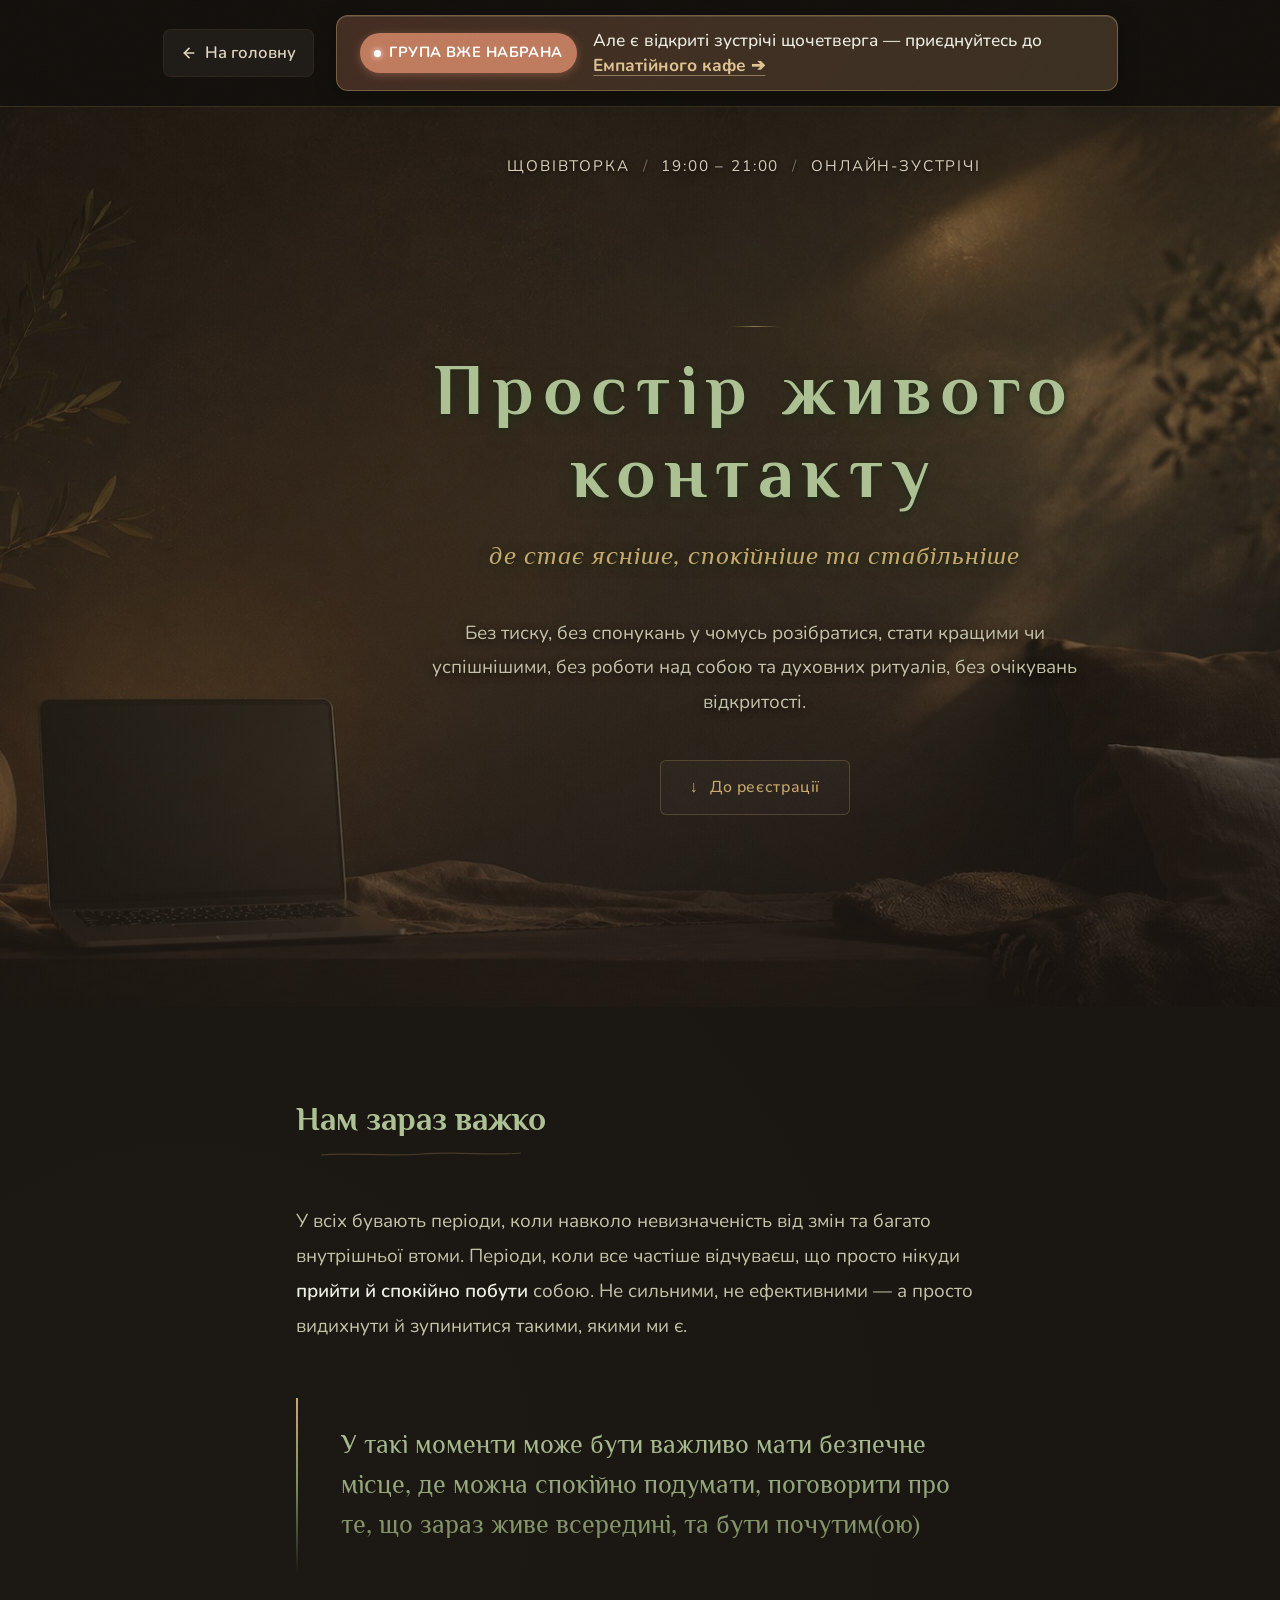
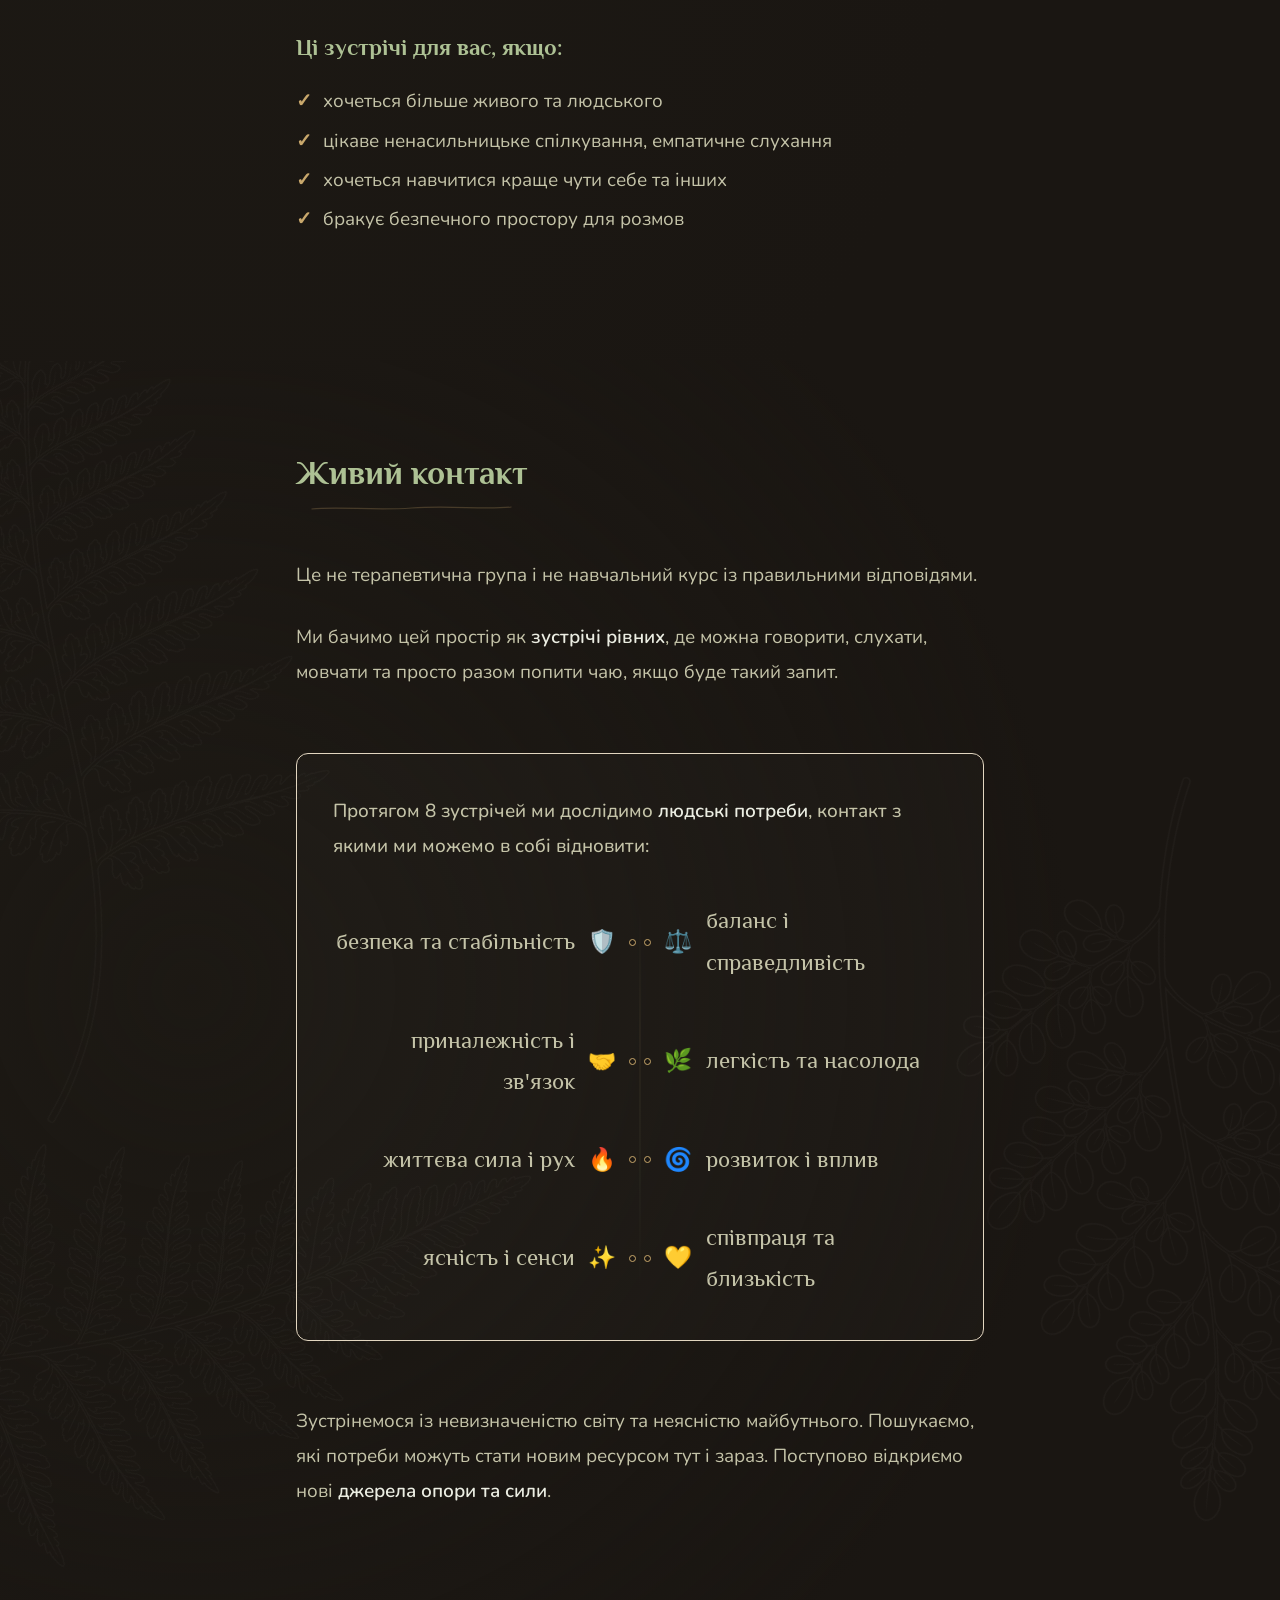
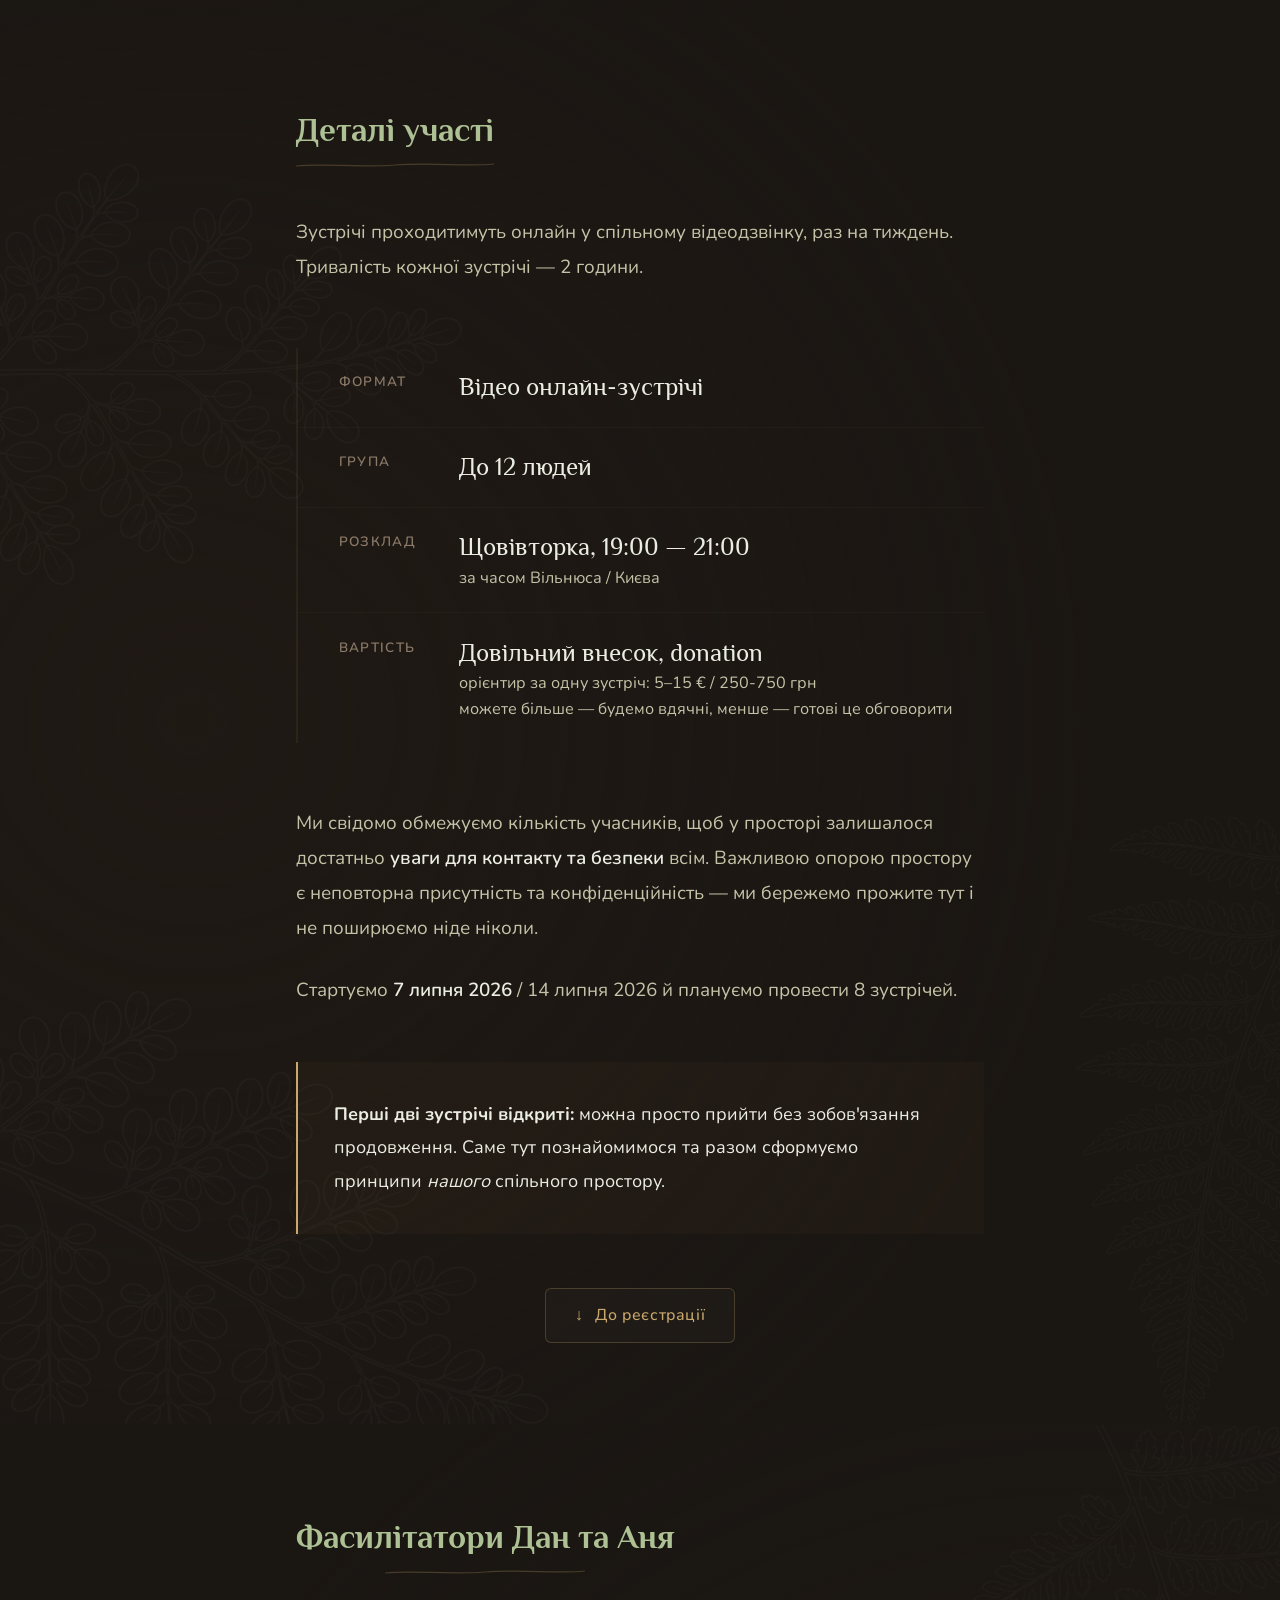
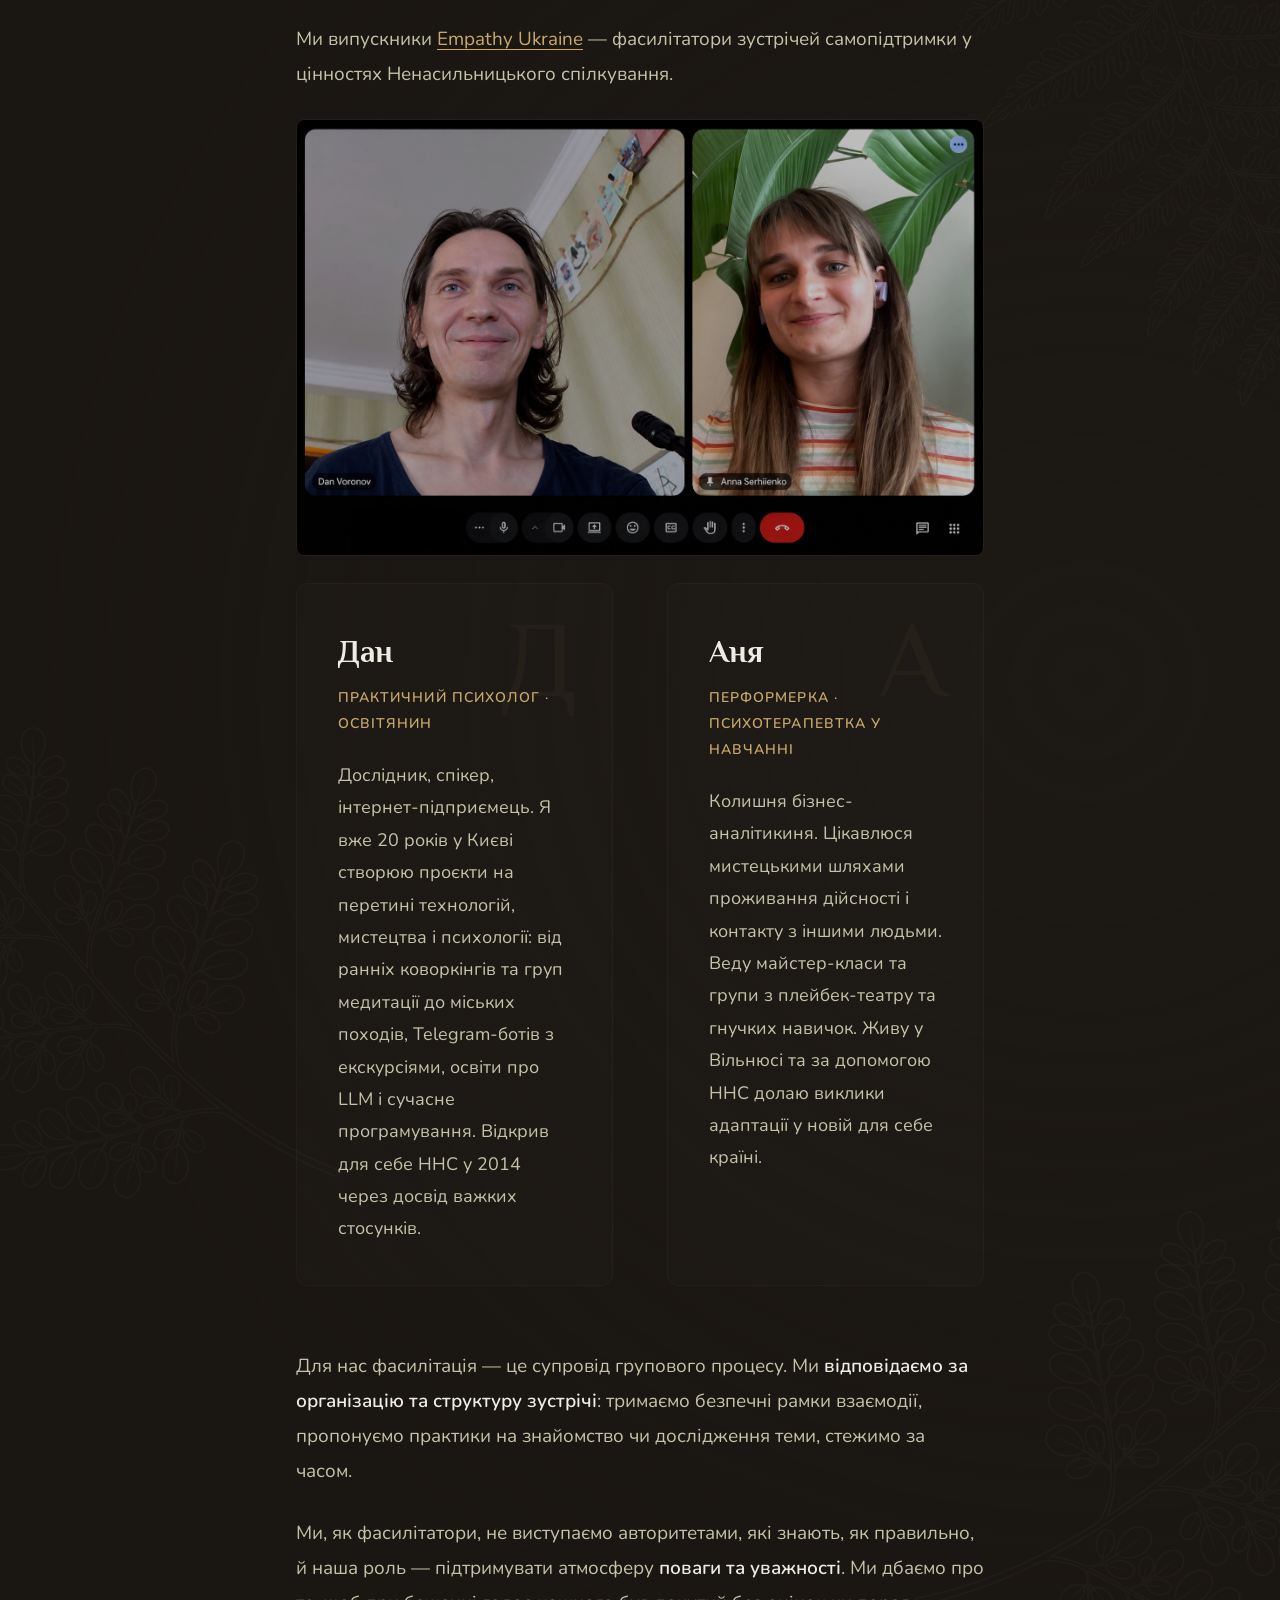
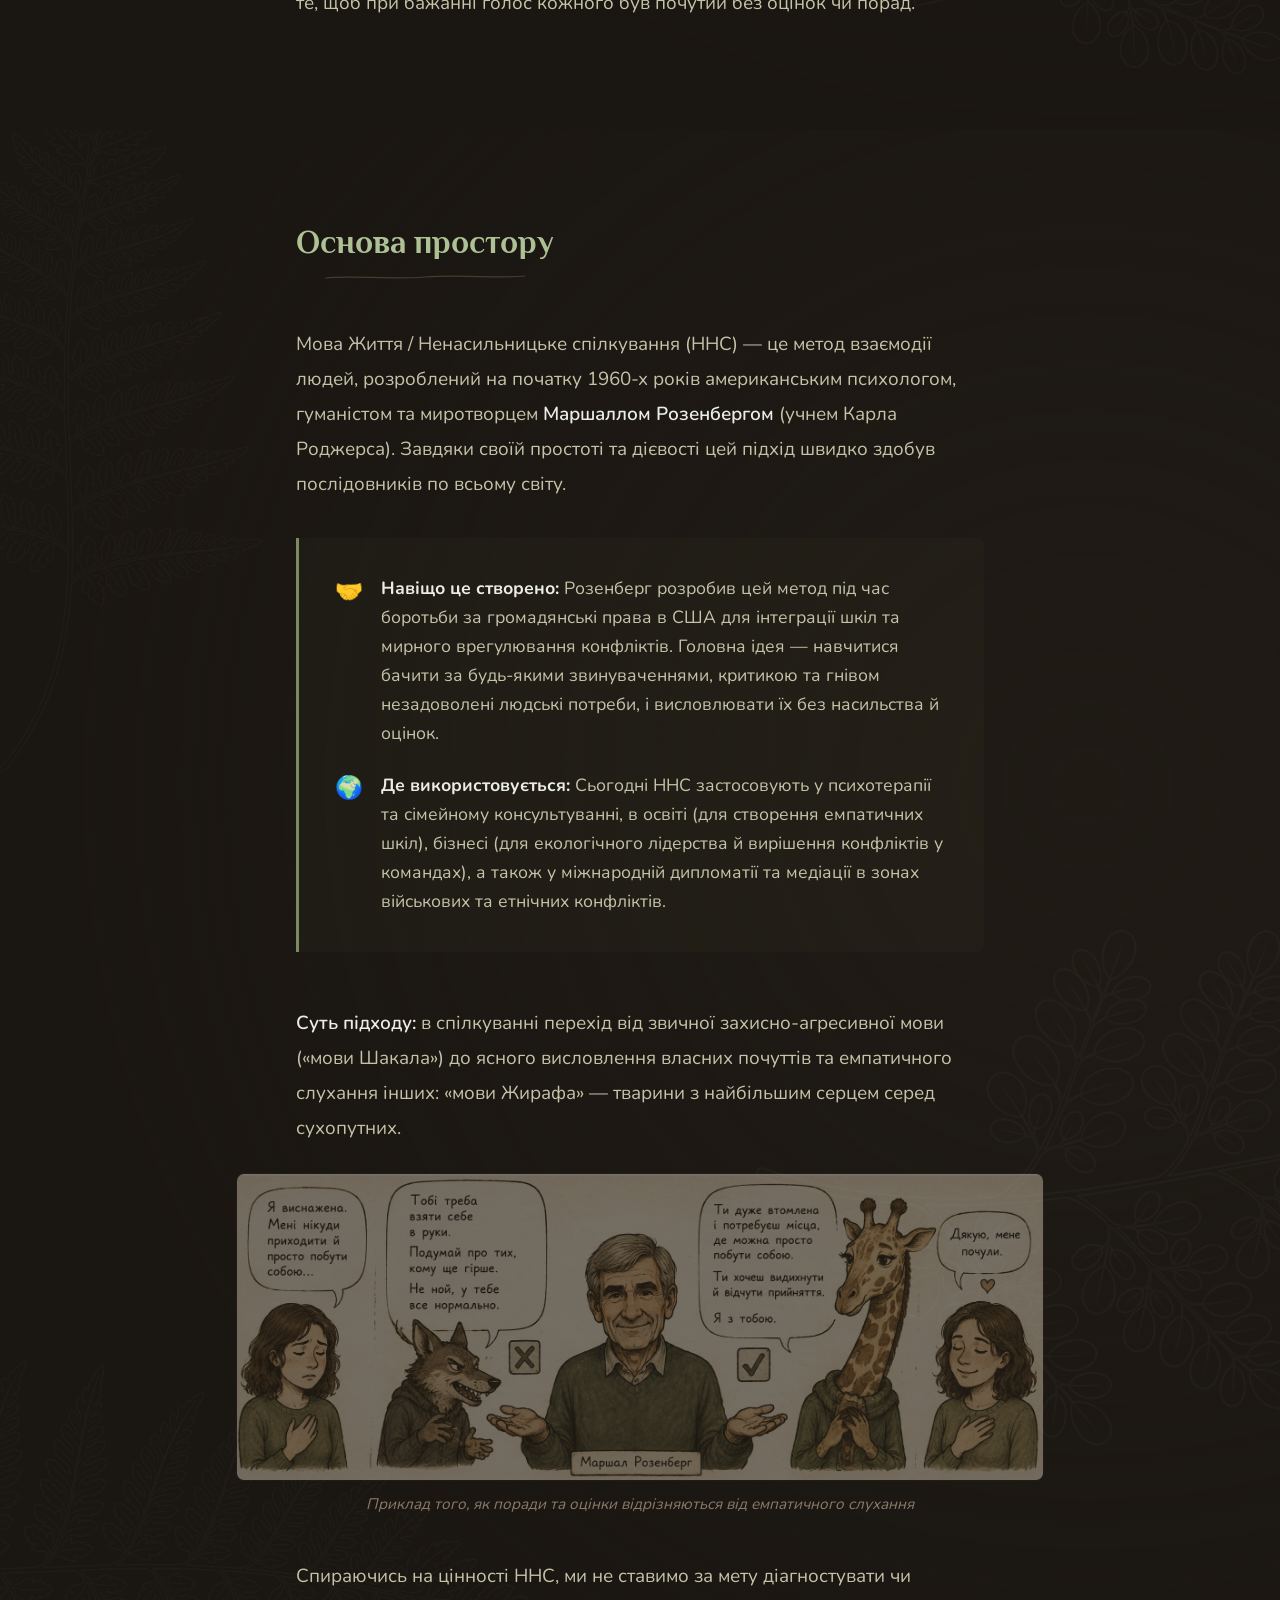
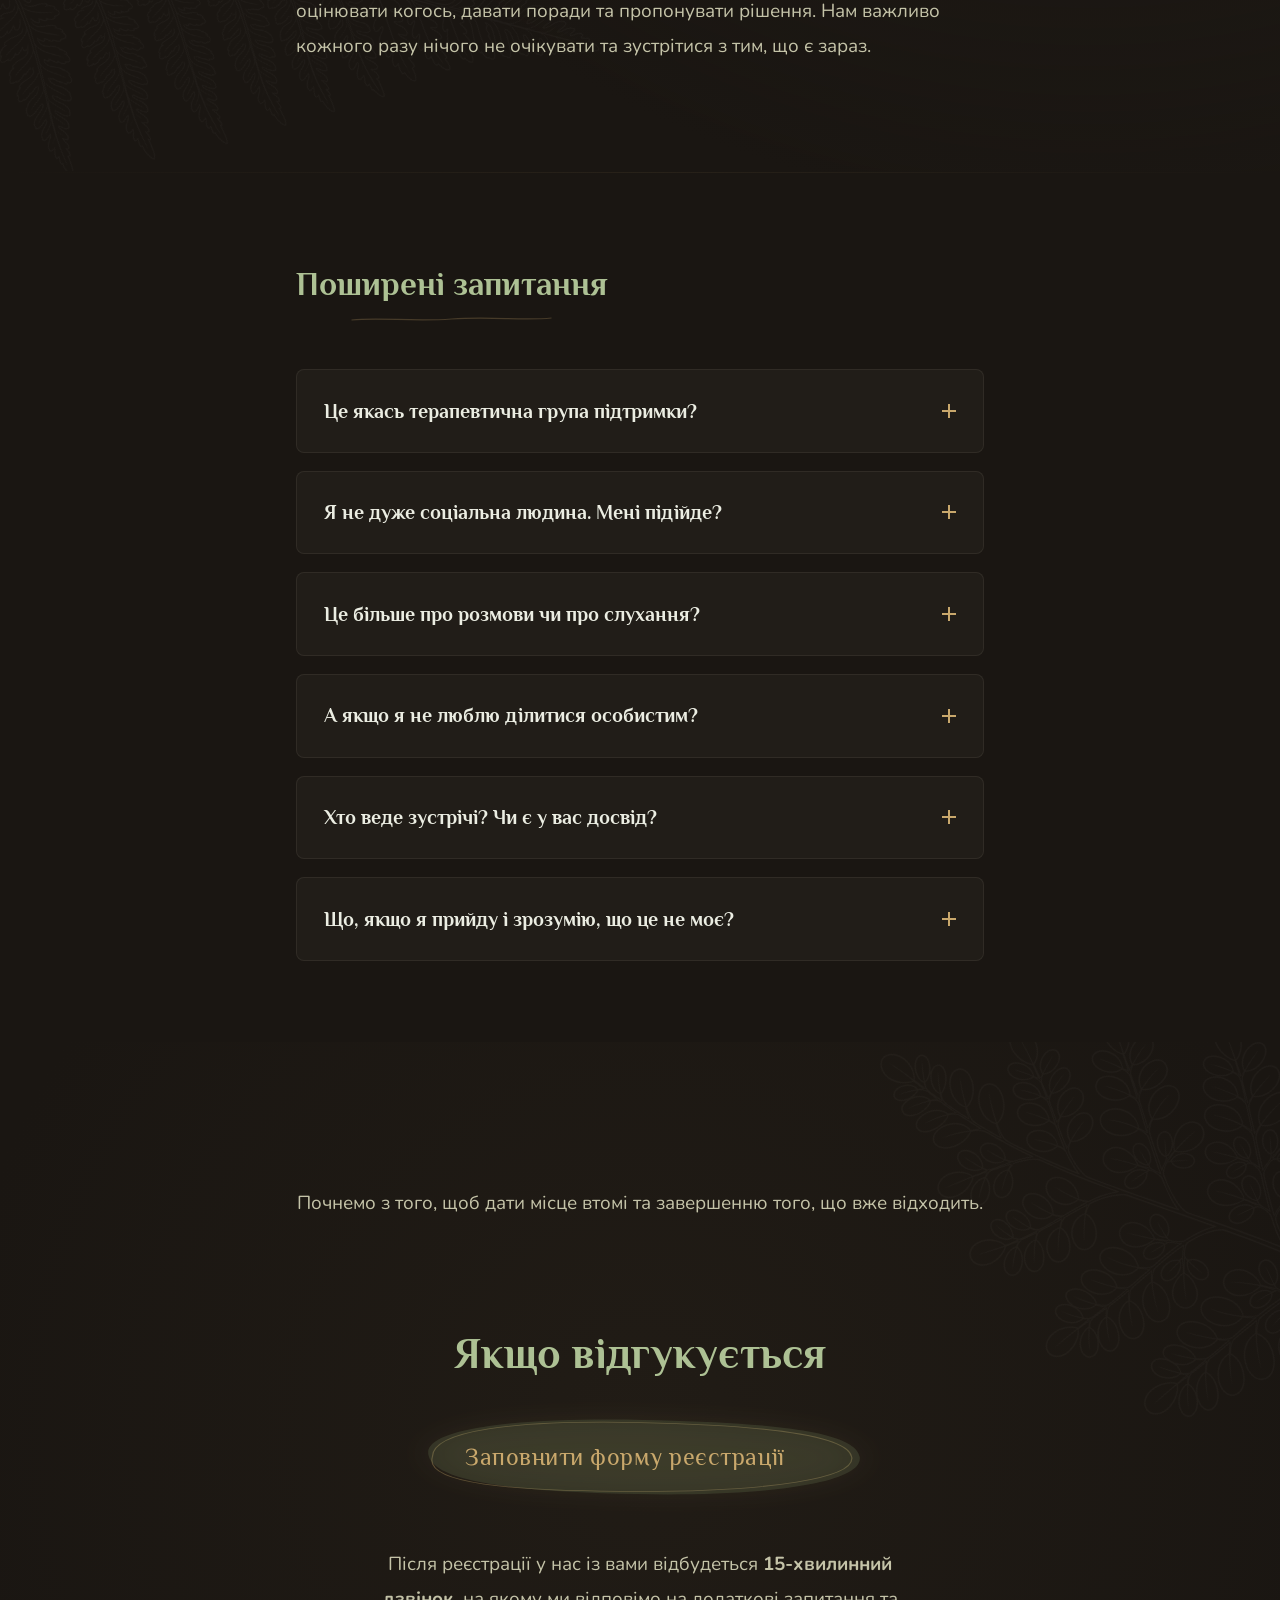
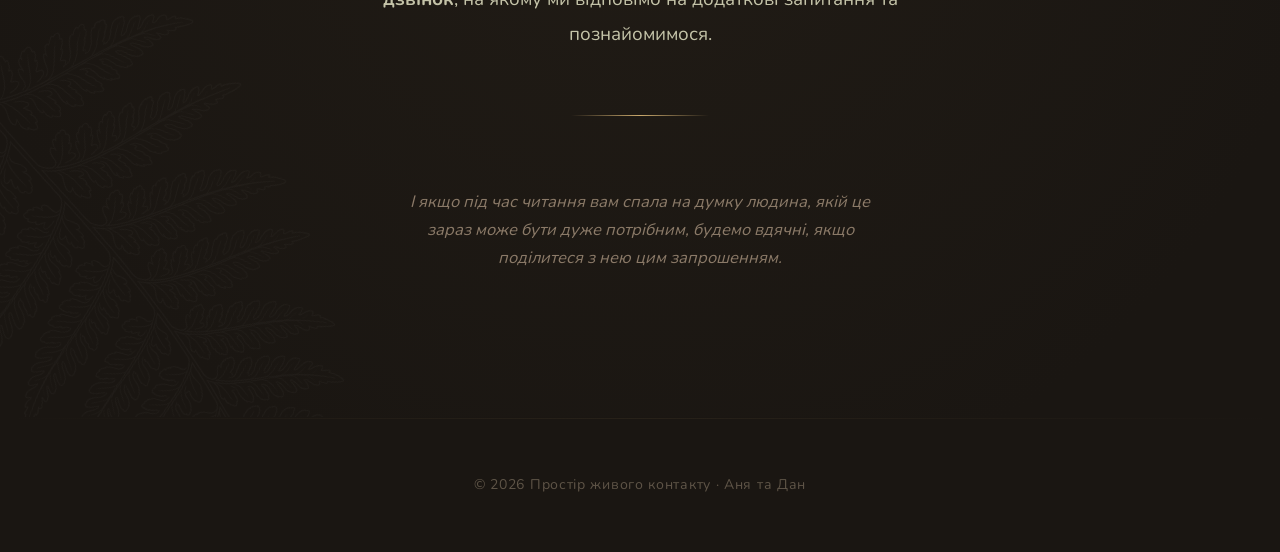
<file: prostir/index.html>
<!DOCTYPE html>
<html lang="uk">
<head>
  <meta charset="UTF-8">
  <meta name="viewport" content="width=device-width, initial-scale=1.0">
  <title>Простір живого контакту (онлайн по ВТ)</title>
  <meta name="description" content="Запрошуємо вас у простір живого контакту — регулярні зустрічі невеликою групою про наші потреби. Аня та Дан">
  <meta name="theme-color" content="#1a1612">
  <meta property="og:title" content="Простір живого контакту">
  <meta property="og:description" content="Безпечне місце для живого контакту через ненасильницьке спілкування. Зустрічі самопідтримки з Анею та Даном.">
  <meta property="og:type" content="website">
  <link rel="preconnect" href="https://fonts.googleapis.com">
  <link rel="preconnect" href="https://fonts.gstatic.com" crossorigin>
  <link href="https://fonts.googleapis.com/css2?family=Philosopher:ital,wght@0,400;0,700;1,400;1,700&display=swap" rel="stylesheet">
  <link rel="stylesheet" href="style.css?v=32">
</head>
<body>

  <!-- Noise Overlay -->
  <div class="noise-overlay" aria-hidden="true"></div>

  <!-- ==============================
       TOP NAVIGATION & ANNOUNCEMENT BANNER
       ============================== -->
  <header class="top-nav-bar">
    <div class="top-nav-bar__container">
      
      <a href="../" class="top-nav-bar__back-link" title="Повернутися на головну">
        <svg class="top-nav-bar__back-icon" viewBox="0 0 24 24" fill="none" stroke="currentColor" stroke-width="2.5" stroke-linecap="round" stroke-linejoin="round" aria-hidden="true">
          <line x1="19" y1="12" x2="5" y2="12"></line>
          <polyline points="12 19 5 12 12 5"></polyline>
        </svg>
        <span>На головну</span>
      </a>

      <div class="top-nav-banner" role="alert">
        <div class="top-nav-banner__badge">
          <span class="top-nav-banner__dot" aria-hidden="true"></span>
          Група вже набрана
        </div>
        <div class="top-nav-banner__content">
          Але є відкриті зустрічі щочетверга — приєднуйтесь до <a href="../cafe/" class="top-nav-banner__cafe-link">Емпатійного кафе ➔</a>
        </div>
      </div>

    </div>
  </header>

  <!-- ==============================
       HERO
       ============================== -->
  <header class="hero">
    <div class="hero-orb hero-orb--gold" aria-hidden="true"></div>
    <div class="hero-orb hero-orb--sage" aria-hidden="true"></div>
    <div class="hero-orb hero-orb--warm" aria-hidden="true"></div>

    <div class="hero__info-badge">Щовівторка <span class="hero__info-separator">/</span> 19:00 – 21:00 <span class="hero__info-separator">/</span> Онлайн-зустрічі</div>

    <div class="hero__content">
      <div class="hero__accent-line" aria-hidden="true"></div>
      <h1 class="hero__title">Простір живого контакту</h1>
      <p class="hero__subtitle">де стає <em>ясніше, спокійніше та стабільніше</em></p>
      <p class="hero__intro">
         Без тиску, без спонукань у чомусь розібратися, стати кращими чи успішнішими, без роботи над собою та духовних ритуалів, без очікувань відкритості.
      </p>
      <div class="hero__cta reveal reveal-d1">
        <a href="#register" class="hero-scroll-btn">
          <span class="hero-scroll-btn__arrow" aria-hidden="true">↓</span>
          <span>До реєстрації</span>
        </a>
      </div>
    </div>

  </header>

  <!-- ==============================
       INTRO
       ============================== -->
  <section class="section" id="intro">
    <div class="container">

      <header class="section-header reveal">
        <h2 class="section-header__title">Нам зараз важко</h2>
      </header>  

      <p class="body-text reveal">
        У всіх бувають періоди, коли навколо невизначеність від змін та багато внутрішньої втоми. Періоди, коли все частіше відчуваєш, що просто нікуди <strong>прийти й спокійно побути</strong> собою. Не сильними, не ефективними — а просто видихнути й зупинитися такими, якими ми є.
      </p>
      <div class="pull-quote reveal reveal-d1">
        <p>У такі моменти може бути важливо мати безпечне місце, де можна спокійно подумати, поговорити про те, що зараз живе всередині, та бути почутим(ою)</p>
      </div>  

      <div class="reveal reveal-d1 callout-list-wrapper">
        <p class="callout-list-title">Ці зустрічі для вас, якщо:</p>
        <ul class="callout-list">
          <li>хочеться більше живого та людського</li>
          <li>цікаве ненасильницьке спілкування, емпатичне слухання</li>
          <li>хочеться навчитися краще чути себе та інших</li>
          <li>бракує безпечного простору для розмов</li>
        </ul>
      </div> 
    </div>
  </section>  

  <!-- ==============================
       NEEDS
       ============================== -->
  <section class="section" id="needs">
    <div class="fern-watermark watermark-1" aria-hidden="true"></div>
    <div class="fern-watermark acacia watermark-2" aria-hidden="true"></div>
    <div class="fern-watermark watermark-3" aria-hidden="true"></div>
    <div class="container">

      <header class="section-header reveal">
        <h2 class="section-header__title">Живий контакт</h2>
      </header>

      <p class="body-text reveal">
        Це не терапевтична група і не навчальний курс із правильними відповідями. 
      </p>    

      <p class="body-text reveal">
        Ми бачимо цей простір як <strong>зустрічі рівних</strong>, де можна говорити, слухати, мовчати та просто разом попити чаю, якщо буде такий запит.
      </p>      
    

      <div class="needs-container reveal">
        <p class="body-text body-text--needs-intro">
          Протягом 8 зустрічей ми дослідимо <strong>людські потреби</strong>, контакт з якими ми можемо в собі відновити:
        </p>

        <!-- Alternating flow timeline with twin center dots -->
        <div class="needs-flow">
          <!-- Row 1 -->
          <div class="needs-flow__row">
            <div class="need-side need-side--left reveal">
              <span class="need-item__text">безпека та стабільність</span>
              <span class="need-item__icon" aria-hidden="true">🛡️</span>
            </div>
            <div class="need-flow__node">
              <span class="need-item__dot need-item__dot--left" aria-hidden="true"></span>
              <span class="need-item__dot need-item__dot--right" aria-hidden="true"></span>
            </div>
            <div class="need-side need-side--right reveal">
              <span class="need-item__icon" aria-hidden="true">⚖️</span>
              <span class="need-item__text">баланс і справедливість</span>
            </div>
          </div>

          <!-- Row 2 -->
          <div class="needs-flow__row">
            <div class="need-side need-side--left reveal reveal-d1">
              <span class="need-item__text">приналежність і зв'язок</span>
              <span class="need-item__icon" aria-hidden="true">🤝</span>
            </div>
            <div class="need-flow__node">
              <span class="need-item__dot need-item__dot--left" aria-hidden="true"></span>
              <span class="need-item__dot need-item__dot--right" aria-hidden="true"></span>
            </div>
            <div class="need-side need-side--right reveal reveal-d1">
              <span class="need-item__icon" aria-hidden="true">🌿</span>
              <span class="need-item__text">легкість та насолода</span>
            </div>
          </div>

          <!-- Row 3 -->
          <div class="needs-flow__row">
            <div class="need-side need-side--left reveal reveal-d2">
              <span class="need-item__text">життєва сила і рух</span>
              <span class="need-item__icon" aria-hidden="true">🔥</span>
            </div>
            <div class="need-flow__node">
              <span class="need-item__dot need-item__dot--left" aria-hidden="true"></span>
              <span class="need-item__dot need-item__dot--right" aria-hidden="true"></span>
            </div>
            <div class="need-side need-side--right reveal reveal-d2">
              <span class="need-item__icon" aria-hidden="true">🌀</span>
              <span class="need-item__text">розвиток і вплив</span>
            </div>
          </div>

          <!-- Row 4 -->
          <div class="needs-flow__row">
            <div class="need-side need-side--left reveal reveal-d3">
              <span class="need-item__text">ясність і сенси</span>
              <span class="need-item__icon" aria-hidden="true">✨</span>
            </div>
            <div class="need-flow__node">
              <span class="need-item__dot need-item__dot--left" aria-hidden="true"></span>
              <span class="need-item__dot need-item__dot--right" aria-hidden="true"></span>
            </div>
            <div class="need-side need-side--right reveal reveal-d3">
              <span class="need-item__icon" aria-hidden="true">💛</span>
              <span class="need-item__text">співпраця та близькість</span>
            </div>
          </div>
        </div>
      </div>

      <p class="body-text reveal">
       Зустрінемося із невизначеністю світу та неясністю майбутнього. Пошукаємо, які потреби можуть стати новим ресурсом тут і зараз. Поступово відкриємо нові <strong>джерела опори та сили</strong>.
      </p>

    </div>
  </section>  

  <!-- ==============================
       HOW
       ============================== -->
  <section class="section" id="how">
    <div class="fern-watermark acacia watermark-1" aria-hidden="true"></div>
    <div class="fern-watermark watermark-2" aria-hidden="true"></div>
    <div class="fern-watermark acacia watermark-3" aria-hidden="true"></div>
    <div class="container">

      <header class="section-header reveal">
        <h2 class="section-header__title">Деталі участі</h2>
      </header>       
  
      <p class="body-text reveal">
        Зустрічі проходитимуть онлайн у спільному відеодзвінку, раз на тиждень. Тривалість кожної зустрічі — 2 години.
      </p>

      <!-- Logistics stack with clean vertical borders -->
      <div class="logistics-stack reveal">
        <div class="logistics-row">
          <span class="logistics-row__label">Формат</span>
          <span class="logistics-row__value">Відео онлайн-зустрічі</span>
        </div>
        <div class="logistics-row">
          <span class="logistics-row__label">Група</span>
          <span class="logistics-row__value">До 12 людей</span>
        </div>
        <div class="logistics-row">
          <span class="logistics-row__label">Розклад</span>
          <div class="logistics-row__value">
            Щовівторка, 19:00 — 21:00
            <span class="logistics-row__detail">за часом Вільнюса / Києва</span>
          </div>
        </div>
        <div class="logistics-row">
          <span class="logistics-row__label">Вартість</span>
          <div class="logistics-row__value">
            Довільний внесок, donation
            <span class="logistics-row__detail">орієнтир за одну зустріч: 5–15 € / 250-750 грн</span>
            <span class="logistics-row__detail">можете більше — будемо вдячні, менше — готові це обговорити</span>
          </div>
        </div>
      </div>

     <p class="body-text reveal reveal-d2">
         Ми свідомо обмежуємо кількість учасників, щоб у просторі залишалося достатньо <strong>уваги для контакту та безпеки</strong> всім. Важливою опорою простору є неповторна присутність та конфіденційність — ми бережемо прожите тут і не поширюємо ніде ніколи.
      </p>         

      <p class="body-text reveal">
          Стартуємо <strong>7 липня 2026</strong> / 14 липня 2026 й плануємо провести 8 зустрічей.
      </p>

      <div class="callout-box reveal">
        <p><strong>Перші дві зустрічі відкриті:</strong> можна просто прийти без зобов'язання продовження. Саме тут познайомимося та разом сформуємо принципи <em>нашого</em> спільного простору.</p>    
      </div>    

      <!-- Copy of CTA Scroll Button -->
      <div class="hero__cta reveal reveal-d1">
        <a href="#register" class="hero-scroll-btn">
          <span class="hero-scroll-btn__arrow" aria-hidden="true">↓</span>
          <span>До реєстрації</span>
        </a>
      </div>

    </div>
  </section>

  <!-- ==============================
       ORGANIZATIONAL / BIO
       ============================== -->
  <section class="section" id="facilitators">
    <div class="fern-watermark watermark-1" aria-hidden="true"></div>
    <div class="fern-watermark acacia watermark-2" aria-hidden="true"></div>
    <div class="fern-watermark acacia watermark-3" aria-hidden="true"></div>
    <div class="container">

      <header class="section-header reveal">
        <h2 class="section-header__title">Фасилітатори Дан та Аня</h2>
      </header>      

      <p class="body-text reveal">
        Ми випускники <a href="https://www.empathy-ukraine.com/" target="_blank" rel="noopener noreferrer">Empathy Ukraine</a> — фасилітатори зустрічей самопідтримки у цінностях Ненасильницького спілкування.
      </p>

      <!-- Facilitators Photo -->
      <img src="img/weare.jpg" alt="Дан та Аня" class="facilitators-image reveal">

      <div class="facilitators-grid">
        
        <div class="facilitator-card reveal">
          <span class="facilitator-card__initial" aria-hidden="true">Д</span>
          <h3 class="facilitator-card__name">Дан</h3>
          <p class="facilitator-card__role">Практичний психолог · Освітянин</p>
          <p class="facilitator-card__bio">
            Дослідник, спікер, інтернет-підприємець. Я вже 20 років у Києві створюю проєкти на перетині технологій, мистецтва і психології: від ранніх коворкінгів та груп медитації до міських походів, Telegram-ботів з екскурсіями, освіти про LLM і сучасне програмування. Відкрив для себе ННС у 2014 через досвід важких стосунків.
          </p>
        </div>

        <div class="facilitator-card reveal reveal-d1">
          <span class="facilitator-card__initial" aria-hidden="true">А</span>
          <h3 class="facilitator-card__name">Аня</h3>
          <p class="facilitator-card__role">Перформерка · Психотерапевтка у навчанні</p>
          <p class="facilitator-card__bio">
            Колишня бізнес-аналітикиня. Цікавлюся мистецькими шляхами проживання дійсності і контакту з іншими людьми. Веду майстер-класи та групи з плейбек-театру та гнучких навичок. Живу у Вільнюсі та за допомогою ННС долаю виклики адаптації у новій для себе країні.
          </p>
        </div>

      </div>

      <p class="body-text reveal reveal-d1">
        Для нас фасилітація — це супровід групового процесу. Ми <strong>відповідаємо за організацію та структуру зустрічі</strong>: тримаємо безпечні рамки взаємодії, пропонуємо практики на знайомство чи дослідження теми, стежимо за часом.
      </p>

      <p class="body-text reveal reveal-d2">
        Ми, як фасилітатори, не виступаємо авторитетами, які знають, як правильно, й наша роль — підтримувати атмосферу <strong>поваги та уважності</strong>. Ми дбаємо про те, щоб при бажанні голос кожного був почутий без оцінок чи порад.
      </p>    

    </div>
  </section>  

  <!-- ==============================
       ABOUT
       ============================== -->
  <section class="section" id="about">
    <div class="fern-watermark watermark-1" aria-hidden="true"></div>
    <div class="fern-watermark acacia watermark-2" aria-hidden="true"></div>
    <div class="fern-watermark watermark-3" aria-hidden="true"></div>
    <div class="container">
      
      <header class="section-header reveal">
        <h2 class="section-header__title">Основа простору</h2>
      </header>

        <p class="body-text reveal reveal-d1">
          Мова Життя / Ненасильницьке спілкування (ННС) — це метод взаємодії людей, розроблений на початку 1960-х років американським психологом, гуманістом та миротворцем <strong>Маршаллом Розенбергом</strong> (учнем Карла Роджерса). Завдяки своїй простоті та дієвості цей підхід швидко здобув послідовників по всьому світу.
        </p>      

      <div class="reveal reveal-d2 method-box">        
        <div class="method-box__details">
          <div class="method-detail">
            <span class="method-detail__icon" aria-hidden="true">🤝</span>
            <p><strong>Навіщо це створено:</strong> Розенберг розробив цей метод під час боротьби за громадянські права в США для інтеграції шкіл та мирного врегулювання конфліктів. Головна ідея — навчитися бачити за будь-якими звинуваченнями, критикою та гнівом незадоволені людські потреби, і висловлювати їх без насильства й оцінок.</p>
          </div>
          <div class="method-detail">
            <span class="method-detail__icon" aria-hidden="true">🌍</span>
            <p><strong>Де використовується:</strong> Сьогодні ННС застосовують у психотерапії та сімейному консультуванні, в освіті (для створення емпатичних шкіл), бізнесі (для екологічного лідерства й вирішення конфліктів у командах), а також у міжнародній дипломатії та медіації в зонах військових та етнічних конфліктів.</p>
          </div>
        </div>
      </div>


      <p class="body-text reveal reveal-d2">
       <strong>Суть підходу:</strong> в спілкуванні перехід від звичної захисно-агресивної мови («мови Шакала») до ясного висловлення власних почуттів та емпатичного слухання інших: «мови Жирафа» — тварини з найбільшим серцем серед сухопутних.
      </p>

      <div class="reveal reveal-d1 comics-container">
        <img src="img/comics.jpg" alt="Комікс про спілкування" class="comics-image">
        <p class="comics-caption">Приклад того, як поради та оцінки відрізняються від емпатичного слухання</p>
      </div>

      <p class="body-text reveal reveal-d1">
        Спираючись на цінності ННС, ми не ставимо за мету діагностувати чи оцінювати когось, давати поради та пропонувати рішення. Нам важливо кожного разу нічого не очікувати та зустрітися з тим, що є зараз.
      </p>

    </div>
  </section>



  <!-- ==============================
       FAQ
       ============================== -->
  <section class="section" id="faq">
    <div class="fern-watermark watermark-1" aria-hidden="true"></div>
    <div class="fern-watermark acacia watermark-2" aria-hidden="true"></div>
    <div class="container">
      
      <header class="section-header reveal">
        <h2 class="section-header__title">Поширені запитання</h2>
      </header>

      <div class="faq-accordion reveal">

        <details name="faq" class="faq-item">
          <summary class="faq-item__question">
            <span>Це якась терапевтична група підтримки?</span>
            <span class="faq-item__icon" aria-hidden="true"></span>
          </summary>
          <div class="faq-item__answer">
            <p>Зовсім ні. Тут ніхто не буде аналізувати ваше минуле, ваші помилки-проблеми-конфлікти чи вчити вас виправляти життя. Це фасилітований простір зустрічі рівних, де можна розповідати про те, що зараз важливо, та отримати від інших розуміння без оцінок.</p>
          </div>
        </details>        
        
        <details name="faq" class="faq-item">
          <summary class="faq-item__question">
            <span>Я не дуже соціальна людина. Мені підійде?</span>
            <span class="faq-item__icon" aria-hidden="true"></span>
          </summary>
          <div class="faq-item__answer">
            <p>Цілком. Наш простір побудований на повазі до кордонів та темпу. Тут немає вимоги бути активними чи соціальними. Ви можете вільно ділитися тим, чим хочеться, або просто мовчати й слухати інших. Мовчання — це теж глибокий спосіб участі та зв'язку, який ми дуже цінуємо.</p>
          </div>
        </details>

        <details name="faq" class="faq-item">
          <summary class="faq-item__question">
            <span>Це більше про розмови чи про слухання?</span>
            <span class="faq-item__icon" aria-hidden="true"></span>
          </summary>
          <div class="faq-item__answer">
            <p>У базі ННС дві опори: щире самовираження (розмова) та емпатичне сприйняття (слухання). Ми і говоримо від себе, і слухаємо без оцінок. Вибір завжди за вами — ви можете взяти ту роль, яка зараз найкраще відповідає вашому внутрішньому ресурсу.</p>
          </div>
        </details>        

        <details name="faq" class="faq-item">
          <summary class="faq-item__question">
            <span>А якщо я не люблю ділитися особистим?</span>
            <span class="faq-item__icon" aria-hidden="true"></span>
          </summary>
          <div class="faq-item__answer">
            <p>Ви самі визначаєте глибину своєї відкритості. Безпека — наш головний пріоритет. Ви можете говорити лише про те, про що почуваєтеся комфортно, або взагалі обійтися без особистих історій, фокусуючись на практиках чи загальних спостереженнях. Ваша присутність сама по собі є цінною.</p>
          </div>
        </details>

        <details name="faq" class="faq-item">
          <summary class="faq-item__question">
            <span>Хто веде зустрічі? Чи є у вас досвід?</span>
            <span class="faq-item__icon" aria-hidden="true"></span>
          </summary>
          <div class="faq-item__answer">
            <p>Зустрічі бережно супроводжуємо ми — Дан та Аня. Ми є випускниками програми Empathy Ukraine з досвідом фасилітації. У нас немає ролі знавців, наставників чи гуру, які вчать. Наша мета тут — бути фасилітаторами, щоб берегти безпечний простір з повагою до всіх.</p>
          </div>
        </details>        

        <details name="faq" class="faq-item">
          <summary class="faq-item__question">
            <span>Що, якщо я прийду і зрозумію, що це не моє?</span>
            <span class="faq-item__icon" aria-hidden="true"></span>
          </summary>
          <div class="faq-item__answer">
            <p>Це абсолютно природно. Саме тому перші дві зустрічі ми зробили відкритими — щоб ви могли приміряти цей формат на себе без жодних зобов'язань. Якщо ви відчуєте, що це вам не підходить, ви можете спокійно залишити групу. Ми поставимося до вашого рішення з цілковитою повагою та вдячністю за спробу.</p>
          </div>
        </details>

      </div>

    </div>
  </section>

  <!-- ==============================
       CTA / REGISTER
       ============================== -->
  <section class="cta" id="register">
    <div class="fern-watermark acacia watermark-1" aria-hidden="true"></div>
    <div class="fern-watermark watermark-2" aria-hidden="true"></div>
    <div class="container">
      <p class="body-text reveal reveal-d1">
         Почнемо з того, щоб дати місце втомі та завершенню того, що вже відходить.
      </p>

      <br/><br/>

      <h2 class="cta__title reveal">Якщо відгукується</h2>

      <!-- Premium hand-drawn SVG button -->
      <div class="reveal reveal-d2 cta-button-wrapper">
        <a href="https://forms.gle/FrJn9ebjC4d1c1V1A" class="cta-handwritten-btn" target="_blank" rel="noopener noreferrer">
          <svg class="cta-handwritten-btn__svg" viewBox="0 0 250 68" fill="none" preserveAspectRatio="none" aria-hidden="true">
            <path class="cta-handwritten-btn__path-bg" d="M22,34 C22,14 62,6 125,8 C188,10 228,18 230,34 C232,50 190,60 125,60 C60,60 18,54 22,34 Z" />
            <path class="cta-handwritten-btn__path-active" d="M20,32 C18,12 65,4 127,6 C189,8 232,14 234,34 C236,54 187,64 123,62 C59,60 22,52 20,32 Z" />
          </svg>
          <span class="cta-handwritten-btn__label">Заповнити форму реєстрації</span>
          <span class="cta-handwritten-btn__arrow" aria-hidden="true">→</span>
        </a>
      </div>

      <p class="cta__description reveal reveal-d1">
        Після реєстрації у нас із вами відбудеться <strong>15-хвилинний дзвінок</strong>, на якому ми відповімо на додаткові запитання та познайомимося.
      </p>



      <div class="cta__divider reveal reveal-d2"></div>

      <p class="cta__share reveal reveal-d3">
        І якщо під час читання вам спала на думку людина, якій це зараз може бути дуже потрібним, будемо вдячні, якщо поділитеся з нею цим запрошенням.
      </p>
    </div>
  </section>

  <!-- ==============================
       FOOTER
       ============================== -->
  <footer class="footer">
    <div class="container">
      <p class="footer__text">© 2026 Простір живого контакту · Аня та Дан</p>
    </div>
  </footer>

  <!-- ==============================
       SCRIPTS
       ============================== -->
  <script>
    document.addEventListener('DOMContentLoaded', () => {

      /* ---- Scroll Reveal ---- */
      const observer = new IntersectionObserver(
        (entries) => {
          entries.forEach((entry) => {
            if (entry.isIntersecting) {
              entry.target.classList.add('visible');
              observer.unobserve(entry.target);
            }
          });
        },
        { threshold: 0.08, rootMargin: '0px 0px -20px 0px' }
      );
      document.querySelectorAll('.reveal').forEach((el) => observer.observe(el));





      /* ---- Subtle parallax on hero ring ---- */
      const heroRing = document.querySelector('.hero__ring');
      if (heroRing && window.matchMedia('(min-width: 769px)').matches) {
        window.addEventListener('mousemove', (e) => {
          const cx = (e.clientX / window.innerWidth - 0.5) * 8;
          const cy = (e.clientY / window.innerHeight - 0.5) * 8;
          heroRing.style.transform = `translate(calc(-50% + ${cx}px), calc(-50% + ${cy}px))`;
        }, { passive: true });
      }

      /* ---- FAQ Accordion (only one open at a time) ---- */
      const faqItems = document.querySelectorAll('details[name="faq"]');
      faqItems.forEach((details) => {
        details.addEventListener('toggle', (e) => {
          if (details.open) {
            faqItems.forEach((otherDetails) => {
              if (otherDetails !== details && otherDetails.open) {
                otherDetails.open = false;
              }
            });
          }
        });
      });

    });
  </script>
<script defer src="https://cloud.umami.is/script.js" data-website-id="41dd411d-234d-4eae-b541-1103fd71b6ad"></script>
</body>
</html>
</file>
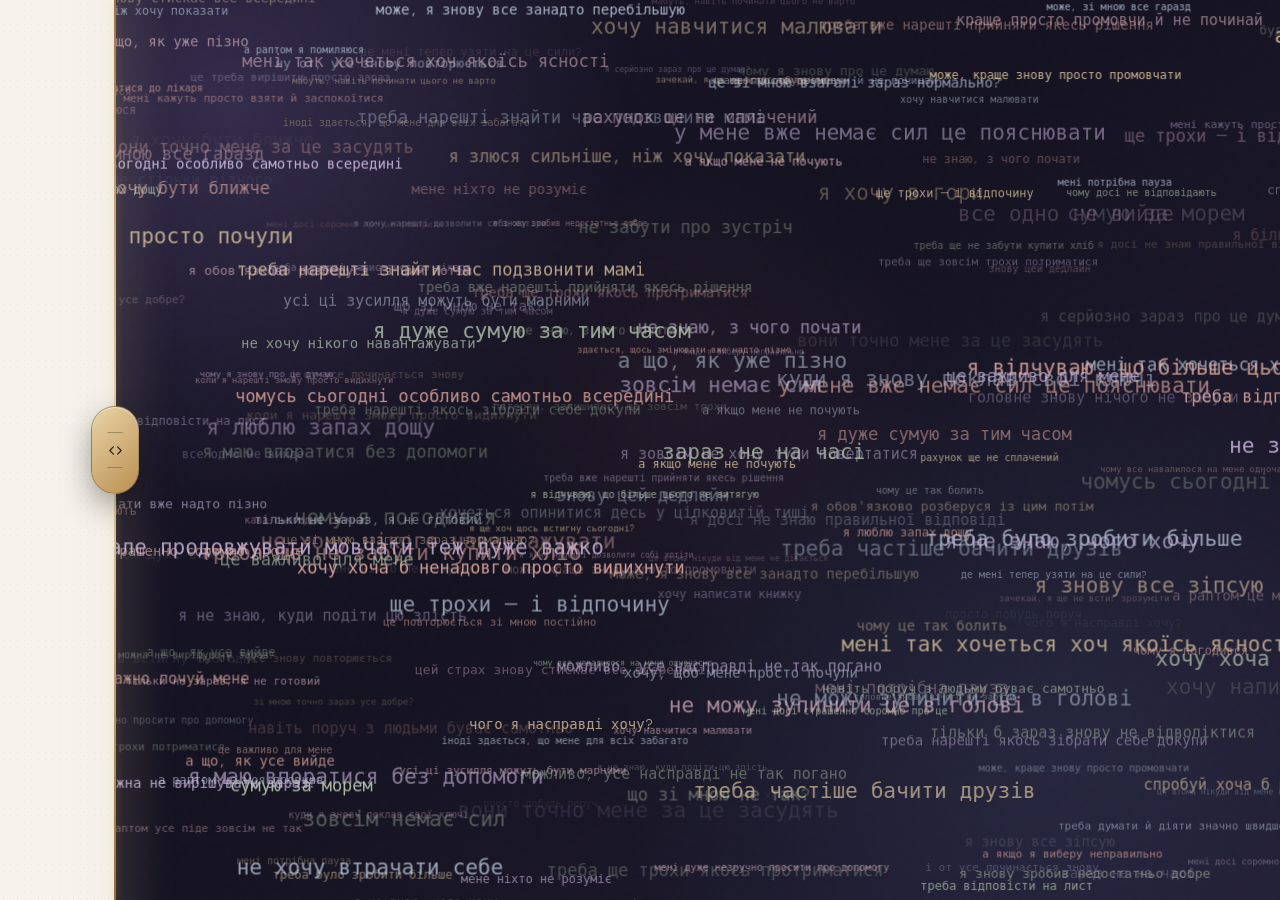
<file: pryimalnia/index.html>
<!DOCTYPE html>
<html lang="uk">
<head>
<meta charset="UTF-8">
<meta name="viewport" content="width=device-width, initial-scale=1.0">
<meta name="theme-color" content="#171426">
<meta name="description" content="40 хвилин нерозділеної уваги й емпатичного слухання.">
<title>1:1 — 40 хвилин нерозділеної уваги</title>
<link rel="preconnect" href="https://fonts.googleapis.com">
<link rel="preconnect" href="https://fonts.gstatic.com" crossorigin>
<link href="https://fonts.googleapis.com/css2?family=DM+Mono:wght@300;400&family=Manrope:wght@400;500;600&family=Newsreader:ital,opsz,wght@0,6..72,400;1,6..72,400;1,6..72,500&display=swap" rel="stylesheet">
<style>
  :root {
    --night: #171426;
    --paper: #f6f3ed;
    --ink: #28241f;
    --muted: #746d64;
    --gold: #caa66b;
    --gold-light: #ead6ad;
    --display: "Newsreader", Georgia, serif;
    --sans: "Manrope", Arial, sans-serif;
    --mono: "DM Mono", Consolas, monospace;
  }

  * { box-sizing: border-box; }

  html,
  body {
    width: 100%;
    height: 100%;
    margin: 0;
    overflow: hidden;
    background: var(--night);
  }

  button { font: inherit; }

  .stage {
    --pos: 9%;
    --strain-width: 70px;
    --strain-opacity: .18;
    --strain-scale: 1;
    --strain-shadow: 9px;
    --strain-angle: 0deg;
    position: relative;
    width: 100%;
    height: 100vh;
    height: 100dvh;
    min-height: 560px;
    overflow: hidden;
    isolation: isolate;
    opacity: 0;
    animation: enter 650ms ease-out forwards;
  }

  @keyframes enter { to { opacity: 1; } }

  .layer {
    position: absolute;
    inset: 0;
    overflow: hidden;
  }

  /* Layer 1: no explanation, only the experience itself. */
  .chaos {
    z-index: 1;
    background:
      radial-gradient(circle at 18% 12%, rgba(125, 105, 168, .28), transparent 30%),
      radial-gradient(circle at 82% 84%, rgba(72, 91, 129, .22), transparent 33%),
      radial-gradient(circle at 54% 44%, rgba(124, 70, 93, .11), transparent 28%),
      linear-gradient(138deg, #191529 0%, #151321 48%, #201b31 100%);
  }

  .chaos::after {
    content: "";
    position: absolute;
    inset: 0;
    pointer-events: none;
    opacity: .3;
    mix-blend-mode: soft-light;
    background-image: url("data:image/svg+xml,%3Csvg viewBox='0 0 160 160' xmlns='http://www.w3.org/2000/svg'%3E%3Cfilter id='n'%3E%3CfeTurbulence type='fractalNoise' baseFrequency='.82' numOctaves='3' stitchTiles='stitch'/%3E%3C/filter%3E%3Crect width='100%25' height='100%25' filter='url(%23n)' opacity='.13'/%3E%3C/svg%3E");
  }

  .chaos-canvas {
    position: absolute;
    inset: 0;
    width: 100%;
    height: 100%;
    pointer-events: none;
  }

  /* Layer 2: the same inner life, with air and relationships between things. */
  .order {
    z-index: 2;
    clip-path: inset(0 calc(100% - var(--pos)) 0 0);
    background: var(--paper);
    will-change: clip-path;
  }

  .order::before {
    content: "";
    position: absolute;
    inset: 0;
    opacity: .27;
    pointer-events: none;
    background-image: radial-gradient(rgba(40, 36, 31, .18) .5px, transparent .5px);
    background-size: 7px 7px;
  }

  .inner-world {
    position: absolute;
    inset: clamp(25px, 5vh, 58px) clamp(30px, 6vw, 92px);
    color: var(--ink);
  }

  .inner-world::before,
  .inner-world::after {
    content: "";
    position: absolute;
    left: 50%;
    top: 50%;
    pointer-events: none;
    border: 1px solid rgba(86, 75, 60, .09);
    border-radius: 50%;
    transform: translate(-50%, -50%);
  }

  .inner-world::before { width: min(50vw, 690px); aspect-ratio: 1.7; }
  .inner-world::after { width: min(31vw, 430px); aspect-ratio: 1.45; }

  .axis {
    position: absolute;
    left: 50%;
    top: 50%;
    z-index: 2;
    width: min(390px, 31vw);
    padding: 31px 34px 29px;
    transform: translate(-50%, -50%);
    text-align: center;
    background: rgba(246, 243, 237, .86);
  }

  .axis span {
    display: block;
    margin-bottom: 11px;
    font: 400 9px/1 var(--mono);
    letter-spacing: .18em;
    text-transform: uppercase;
    color: #95794f;
  }

  .axis p {
    margin: 0;
    font: italic 400 clamp(23px, 2.5vw, 37px)/1.08 var(--display);
    letter-spacing: -.025em;
    color: #3b352d;
  }

  .cluster {
    --accent: #97764b;
    position: absolute;
    z-index: 2;
    width: min(250px, 20vw);
  }

  .cluster::before {
    content: "";
    position: absolute;
    top: 2px;
    left: -17px;
    width: 7px;
    height: 7px;
    border-radius: 50%;
    background: var(--accent);
    box-shadow: 0 0 0 6px color-mix(in srgb, var(--accent), transparent 88%);
  }

  .cluster h2 {
    margin: 0 0 12px;
    font: 400 9px/1.3 var(--mono);
    letter-spacing: .17em;
    text-transform: uppercase;
    color: var(--accent);
  }

  .cluster p {
    margin: 0 0 7px;
    font: 400 clamp(12px, 1.15vw, 15px)/1.42 var(--sans);
    color: #4d4841;
  }

  .cluster p:last-child { margin-bottom: 0; }

  .cluster-feel { top: 4%; left: 7%; --accent: #9d625b; }
  .cluster-fear { top: 5%; left: 39%; --accent: #755f91; }
  .cluster-need { top: 7%; right: 4%; --accent: #507965; }
  .cluster-important { bottom: 4%; left: 12%; --accent: #977447; }
  .cluster-choice { right: 9%; bottom: 4%; --accent: #526f8a; }

  .thread {
    position: absolute;
    z-index: 1;
    height: 1px;
    opacity: .16;
    transform-origin: left center;
    background: #776b5d;
  }

  .thread-one { left: 21%; top: 25%; width: 29%; transform: rotate(21deg); }
  .thread-two { left: 51%; top: 28%; width: 30%; transform: rotate(-18deg); }
  .thread-three { left: 25%; bottom: 24%; width: 27%; transform: rotate(-17deg); }
  .thread-four { left: 50%; bottom: 27%; width: 31%; transform: rotate(16deg); }

  /* The curtain visibly strains, then becomes direct once attention is shared. */
  .seam-light {
    position: absolute;
    z-index: 3;
    top: -10%;
    bottom: -10%;
    left: var(--pos);
    width: var(--strain-width);
    transform: translateX(-50%);
    pointer-events: none;
    opacity: var(--strain-opacity);
    filter: blur(21px);
    background: linear-gradient(90deg, transparent, rgba(234, 214, 173, .95), transparent);
  }

  .divider {
    position: absolute;
    z-index: 6;
    top: 0;
    bottom: 0;
    left: var(--pos);
    width: 48px;
    padding: 0;
    transform: translateX(-50%);
    border: 0;
    outline: none;
    background: transparent;
    cursor: grab;
    touch-action: none;
  }

  .stage.dragging .divider { cursor: grabbing; }

  .divider-line {
    position: absolute;
    top: 0;
    bottom: 0;
    left: 50%;
    width: 2px;
    transform: translateX(-50%) scaleX(var(--strain-scale));
    background: linear-gradient(180deg, #9d7641, var(--gold-light) 48%, #96703a);
    box-shadow: 0 0 var(--strain-shadow) rgba(202, 166, 107, .5);
  }

  .divider-grip {
    position: absolute;
    top: 50%;
    left: 50%;
    width: 48px;
    height: 88px;
    display: grid;
    place-items: center;
    transform: translate(-50%, -50%) rotate(var(--strain-angle));
    color: #211d18;
    border: 1px solid rgba(66, 49, 27, .34);
    border-radius: 25px;
    background: linear-gradient(135deg, #ead4a7, #ba9052);
    box-shadow: 0 12px 31px rgba(0, 0, 0, .36), inset 0 1px rgba(255, 255, 255, .56);
    transition: transform 120ms ease;
  }

  .divider-grip::before,
  .divider-grip::after {
    content: "";
    position: absolute;
    left: 50%;
    width: 15px;
    height: 1px;
    transform: translateX(-50%);
    background: rgba(44, 34, 20, .32);
  }

  .divider-grip::before { top: 25px; }
  .divider-grip::after { bottom: 25px; }
  .divider-grip svg { width: 17px; height: 17px; }

  .divider:focus-visible .divider-grip {
    box-shadow: 0 0 0 4px rgba(234, 214, 173, .42), 0 12px 31px rgba(0, 0, 0, .36);
  }

  /* Layer 3: appears only after the curtain has resisted and returned. */
  .attention-offer {
    position: absolute;
    inset: 0;
    z-index: 10;
    display: grid;
    place-items: center;
    padding: 24px;
    opacity: 0;
    visibility: hidden;
    pointer-events: none;
    transition: opacity 380ms ease, visibility 0s linear 380ms;
  }

  .attention-offer::before {
    content: "";
    position: absolute;
    inset: 0;
    background: rgba(15, 13, 24, .56);
  }

  .stage.offer-visible .attention-offer {
    opacity: 1;
    visibility: visible;
    pointer-events: auto;
    transition-delay: 0s;
  }

  .offer-panel {
    position: relative;
    width: min(780px, calc(100vw - 48px));
    padding: clamp(24px, 4vw, 46px);
    display: grid;
    grid-template-columns: 145px 1fr;
    gap: clamp(25px, 4vw, 48px);
    align-items: center;
    color: var(--ink);
    background: rgba(246, 243, 237, .97);
    border: 1px solid rgba(202, 166, 107, .52);
    box-shadow: 0 36px 90px rgba(0, 0, 0, .38);
    transform: translateY(18px) scale(.985);
    transition: transform 420ms cubic-bezier(.2, .75, .2, 1), opacity 280ms ease;
  }

  .stage.offer-visible .offer-panel { transform: translateY(0) scale(1); }
  .stage.assisted .attention-offer { opacity: 0; pointer-events: none; }

  .photo-placeholder {
    position: relative;
    grid-column: 1;
    grid-row: 1;
    width: 145px;
    aspect-ratio: 1;
    display: grid;
    place-items: center;
    overflow: hidden;
    background: #b7b4af;
    border: 1px solid rgba(40, 36, 31, .13);
  }

  .photo-placeholder::before,
  .photo-placeholder::after {
    content: "";
    position: absolute;
    background: rgba(255, 255, 255, .25);
  }

  .photo-placeholder::before { width: 1px; height: 142%; transform: rotate(45deg); }
  .photo-placeholder::after { width: 142%; height: 1px; transform: rotate(45deg); }

  .photo-placeholder span {
    position: relative;
    z-index: 1;
    padding: 7px 9px;
    text-align: center;
    color: #5d5a55;
    background: rgba(246, 243, 237, .76);
    font: 400 8px/1.45 var(--mono);
    letter-spacing: .12em;
    text-transform: uppercase;
  }

  .offer-copy,
  .offer-description,
  .offer-action,
  .offer-boundary { grid-column: 2; }

  .offer-kicker {
    margin: 0 0 12px;
    color: #8d7045;
    font: 400 9px/1.3 var(--mono);
    letter-spacing: .17em;
    text-transform: uppercase;
  }

  .offer-copy h2 {
    max-width: 520px;
    margin: 0;
    color: #332e28;
    font: italic 400 clamp(31px, 4vw, 48px)/1.02 var(--display);
    letter-spacing: -.035em;
  }

  .offer-description {
    max-width: 535px;
    margin: 17px 0 0;
    color: #5e574e;
    font: 400 clamp(13px, 1.3vw, 15px)/1.65 var(--sans);
  }

  .offer-action {
    margin-top: 24px;
    padding-top: 19px;
    display: flex;
    align-items: center;
    justify-content: space-between;
    gap: 18px;
    border-top: 1px solid rgba(40, 36, 31, .14);
  }

  .price strong,
  .price span { display: block; }

  .price strong {
    color: #302b25;
    font: 500 19px/1.1 var(--sans);
  }

  .price span {
    margin-top: 5px;
    color: var(--muted);
    font: 400 9px/1.3 var(--mono);
    letter-spacing: .08em;
    text-transform: uppercase;
  }

  .accept-button {
    min-width: 150px;
    padding: 13px 18px;
    border: 1px solid #332a1f;
    border-radius: 1px;
    color: #f7f0e3;
    background: #332a1f;
    font: 600 11px/1.3 var(--sans);
    cursor: pointer;
    transition: transform 180ms ease, background 180ms ease;
  }

  .accept-button:hover { transform: translateY(-2px); background: #4b3d2c; }
  .accept-button:focus-visible { outline: 3px solid rgba(202, 166, 107, .38); outline-offset: 3px; }

  .offer-boundary {
    margin: 13px 0 0;
    color: #8a837a;
    font: 300 8px/1.45 var(--mono);
  }

  .close-offer {
    position: absolute;
    top: 12px;
    right: 12px;
    width: 32px;
    height: 32px;
    padding: 0;
    border: 0;
    color: #81786d;
    background: transparent;
    font: 300 23px/1 var(--sans);
    cursor: pointer;
  }

  .close-offer:focus-visible { outline: 2px solid var(--gold); }

  @media (max-width: 800px) {
    .inner-world { inset: 30px 35px; }
    .cluster { width: 26vw; }
    .cluster-fear { left: 37%; }
    .axis { width: 38vw; padding: 25px 22px; }
    .inner-world::before { width: 62vw; }
    .inner-world::after { width: 41vw; }
  }

  @media (max-width: 590px) {
    .stage { min-height: 660px; }
    .thought { max-width: 85vw; }
    .inner-world { inset: 22px 21px 72px; }
    .axis { top: 45%; width: 58vw; padding: 20px 16px; }
    .axis p { font-size: 24px; }
    .inner-world::before { width: 85vw; }
    .inner-world::after { width: 61vw; }
    .cluster { width: 35vw; }
    .cluster p { font-size: 11px; }
    .cluster p:nth-of-type(n+4) { display: none; }
    .cluster-feel { top: 3%; left: 9%; }
    .cluster-fear { top: 5%; left: 57%; }
    .cluster-need { top: 67%; right: 3%; }
    .cluster-important { bottom: 2%; left: 8%; }
    .cluster-choice { right: 6%; bottom: 2%; }
    .thread { display: none; }
    .divider-grip { width: 44px; height: 78px; }
    .offer-panel {
      width: min(440px, calc(100vw - 28px));
      padding: 22px 19px 20px;
      grid-template-columns: 78px 1fr;
      gap: 17px;
      align-items: start;
    }
    .photo-placeholder { width: 78px; }
    .photo-placeholder { grid-column: 1; grid-row: 1; }
    .offer-copy { grid-column: 2; }
    .offer-kicker { padding-right: 22px; }
    .offer-copy h2 { font-size: clamp(28px, 9vw, 38px); }
    .offer-description { grid-column: 1 / -1; font-size: 13px; }
    .offer-action { grid-column: 1 / -1; margin-top: 18px; }
    .offer-boundary { grid-column: 1 / -1; }
  }

  @media (prefers-reduced-motion: reduce) {
    .stage { opacity: 1; animation: none; }
    .attention-offer,
    .offer-panel,
    .divider-grip { transition: none; }
  }
</style>
</head>
<body>
<main class="stage" id="stage" aria-label="Від хаосу думок до впорядкованого внутрішнього простору">
  <section class="layer chaos" aria-label="Рій думок">
    <canvas class="chaos-canvas" id="chaosCanvas" aria-hidden="true"></canvas>
  </section>

  <section class="layer order" aria-label="Впорядкований внутрішній простір">
    <div class="inner-world">
      <span class="thread thread-one" aria-hidden="true"></span>
      <span class="thread thread-two" aria-hidden="true"></span>
      <span class="thread thread-three" aria-hidden="true"></span>
      <span class="thread thread-four" aria-hidden="true"></span>

      <section class="cluster cluster-feel">
        <h2>я відчуваю</h2>
        <p>втому, яку давно не помічаю</p>
        <p>тривогу перед невідомим</p>
        <p>самотність серед людей</p>
        <p>злість, за яку себе картаю</p>
      </section>

      <section class="cluster cluster-fear">
        <h2>я боюся</h2>
        <p>помилитися й розчарувати</p>
        <p>що мене не зрозуміють</p>
        <p>попросити забагато</p>
        <p>що вже надто пізно</p>
      </section>

      <section class="cluster cluster-need">
        <h2>мені потрібно</h2>
        <p>виговоритися без оцінки</p>
        <p>не поспішати з рішенням</p>
        <p>відчути, що поруч хтось є</p>
        <p>побачити головне</p>
      </section>

      <div class="axis">
        <span>головне зараз</span>
        <p>Я хочу, щоб мене почули, а не виправили.</p>
      </div>

      <section class="cluster cluster-important">
        <h2>для мене важливо</h2>
        <p>не брехати собі</p>
        <p>берегти близькість</p>
        <p>мати право на свій темп</p>
        <p>не зраджувати свої потреби</p>
      </section>

      <section class="cluster cluster-choice">
        <h2>зараз я можу</h2>
        <p>назвати одну важливу річ</p>
        <p>не вирішувати все сьогодні</p>
        <p>попросити про увагу</p>
        <p>зробити наступний малий крок</p>
      </section>
    </div>
  </section>

  <div class="seam-light" aria-hidden="true"></div>

  <button class="divider" id="divider" type="button" role="slider"
    aria-label="Посунути шторку"
    aria-orientation="horizontal" aria-valuemin="4" aria-valuemax="96" aria-valuenow="9">
    <span class="divider-line" aria-hidden="true"></span>
    <span class="divider-grip" aria-hidden="true">
      <svg viewBox="0 0 24 24" fill="none" stroke="currentColor" stroke-width="1.6" stroke-linecap="round" stroke-linejoin="round">
        <path d="M9 7 4 12l5 5M15 7l5 5-5 5"/>
      </svg>
    </span>
  </button>

  <section class="attention-offer" id="attentionOffer" aria-hidden="true" aria-labelledby="offerTitle">
    <div class="offer-panel" role="dialog" aria-modal="true">
      <button class="close-offer" id="closeOffer" type="button" aria-label="Закрити пропозицію">×</button>

      <div class="photo-placeholder" role="img" aria-label="Місце для вашого портретного фото">
        <span>місце<br>для фото</span>
      </div>

      <div class="offer-copy">
        <p class="offer-kicker">40 хвилин нерозділеної уваги</p>
        <h2 id="offerTitle">Хочеш, я потримаю увагу разом із тобою?</h2>
      </div>

      <p class="offer-description">
        У світі, де всі постійно перемикаються, зосереджена на одній людині увага стала рідкістю. Ці 40 хвилин я не відволікаюся, не оцінюю й не готую швидку пораду. Я слухаю, уточнюю та повертаю важливе — щоб у власних словах стало можливо почути себе.
      </p>

      <div class="offer-action">
        <div class="price">
          <strong>1 000 грн</strong>
          <span>40 хвилин · онлайн</span>
        </div>
        <button class="accept-button" id="acceptAttention" type="button">Домовитися</button>
      </div>

      <p class="offer-boundary">Емпатичне слухання не замінює психотерапію, медичну чи екстрену допомогу.</p>
    </div>
  </section>
</main>

<script>
(function () {
  const THOUGHTS = [
    "не знаю, з чого почати", "я знову все зіпсую", "треба нарешті якось зібрати себе докупи",
    "а раптом я помиляюся", "чому досі не відповідають", "все одно не вийде",
    "мене ніхто не розуміє", "може, я знову все занадто перебільшую", "зараз не на часі",
    "ще трохи — і відпочину", "не хочу нікого навантажувати", "а що, як уже пізно",
    "треба вже нарешті прийняти якесь рішення", "треба було зробити більше", "що зі мною не так?",
    "може, краще знову просто промовчати", "мені досі страшенно соромно про це", "не можу зупинити це в голові",
    "у мене вже немає сил це пояснювати", "хочу, щоб мене просто почули", "я не знаю, чого хочу",
    "а раптом це моя провина", "треба ще трохи якось протриматися", "де мені тепер узяти на це сили?",
    "чомусь сьогодні особливо самотньо всередині", "це зі мною взагалі зараз нормально?", "але продовжувати мовчати теж дуже важко",
    "мені так хочеться хоч якоїсь ясності", "я відчуваю, що більше цього не витягую", "мені дуже незручно просити про допомогу",
    "вони точно мене за це засудять", "чому це так болить", "я маю впоратися без допомоги",
    "а якщо мене не почують", "хочу хоча б ненадовго просто видихнути", "може, зі мною все гаразд",
    "я дуже сумую за тим часом", "я злюся сильніше, ніж хочу показати", "зовсім немає сил", "іноді здається, що мене для всіх забагато",
    "чому я погодився", "знову цей дедлайн", "треба відповісти на лист",
    "треба нарешті знайти час подзвонити мамі", "не забути про зустріч", "рахунок ще не сплачений",
    "треба ще не забути купити хліб", "куди я знову поклав свої ключі", "треба нарешті записатися до лікаря",
    "я хочу в гори", "сумую за морем", "хочу навчитися малювати",
    "а що, як усе вийде", "кава сьогодні смачна", "я люблю запах дощу",
    "треба частіше бачити друзів", "хочу написати книжку", "мені потрібна пауза",
    "я хочу бути ближче", "не хочу втрачати себе", "це важливо для мене",
    "чого я насправді хочу?", "можна не вирішувати зараз?", "просто побудь поруч"
  ];

  const FRAGMENTS = [
    "і от усе починається знову", "чому я знову про це думаю", "а раптом усе піде зовсім не так", "це повторюється зі мною постійно", "тільки не зараз, я не готовий", "це треба вирішити просто зараз",
    "я ще хоч щось встигну сьогодні?", "головне знову нічого не забути", "я обов'язково розберуся із цим потім", "чому все навалилося на мене одночасно", "краще просто промовчи й не починай",
    "мені кажуть просто взяти й заспокоїтися", "спробуй хоча б повільніше дихати", "треба ще зовсім трохи потриматися", "мабуть, навіть починати цього не варто", "я знову зробив недостатньо добре",
    "усі ці зусилля можуть бути марними", "здається, щось змінювати вже надто пізно", "треба думати й діяти значно швидше", "потерпи, залишилося ще зовсім трохи", "коли я нарешті зможу просто видихнути", "я більше так справді не можу",
    "треба зробити ще стільки різного", "а якщо я виберу неправильно", "ну от, усе знову повторюється", "я серйозно зараз про це думаю?", "зачекай, я ще не встиг зрозуміти", "тільки б зараз знову не відволіктися",
    "ця втома нікуди від мене не дівається", "мені досі соромно про це говорити", "хочеться опинитися десь у цілковитій тиші", "я не знаю, куди подіти цю злість", "цей страх знову стискає все всередині", "навіть поруч з людьми буває самотньо",
    "я хочу нарешті дозволити собі хотіти", "я зовсім не хочу туди повертатися", "я досі не знаю правильної відповіді", "можливо, усе насправді не так погано", "зі мною точно зараз усе добре?", "будь ласка, просто уважно почуй мене"
  ];

  const COLORS = ["#e0a99f", "#b8c5d8", "#c8b5db", "#d8c29d", "#aebfa8", "#d7b1bd"];
  const canvas = document.getElementById("chaosCanvas");
  const context = canvas.getContext("2d", { alpha: true, desynchronized: true });
  const stage = document.getElementById("stage");
  const divider = document.getElementById("divider");
  const attentionOffer = document.getElementById("attentionOffer");
  const acceptAttention = document.getElementById("acceptAttention");
  const closeOffer = document.getElementById("closeOffer");
  const reducedMotion = window.matchMedia("(prefers-reduced-motion: reduce)").matches;

  let seed = 1989;
  let pos = 9;
  let dragging = false;
  let assisted = false;
  let startX = 0;
  let startPos = pos;
  let animationFrame = 0;
  let keyboardReturnTimer = 0;
  let swarmFrame = 0;
  let lastSwarmFrame = 0;
  let lastSwarmPaint = 0;
  let canvasWidth = 0;
  let canvasHeight = 0;
  let pixelRatio = 1;
  const particles = [];
  const spriteCache = new Map();

  function random() {
    seed |= 0;
    seed = seed + 0x6D2B79F5 | 0;
    let value = Math.imul(seed ^ seed >>> 15, 1 | seed);
    value = value + Math.imul(value ^ value >>> 7, 61 | value) ^ value;
    return ((value ^ value >>> 14) >>> 0) / 4294967296;
  }

  function between(min, max) { return min + random() * (max - min); }
  function clamp(value, min, max) { return Math.min(max, Math.max(min, value)); }

  function getSprite(text, size, color) {
    const key = text + "|" + size + "|" + color + "|" + pixelRatio;
    if (spriteCache.has(key)) return spriteCache.get(key);

    const spriteCanvas = document.createElement("canvas");
    const spriteContext = spriteCanvas.getContext("2d");
    const font = "300 " + size + "px 'DM Mono', Consolas, monospace";
    spriteContext.font = font;
    const width = Math.ceil(spriteContext.measureText(text).width) + 8;
    const height = Math.ceil(size * 1.55) + 4;
    spriteCanvas.width = Math.ceil(width * pixelRatio);
    spriteCanvas.height = Math.ceil(height * pixelRatio);
    spriteContext.setTransform(pixelRatio, 0, 0, pixelRatio, 0, 0);
    spriteContext.font = font;
    spriteContext.textBaseline = "middle";
    spriteContext.fillStyle = color;
    spriteContext.fillText(text, 4, height / 2);

    const sprite = { canvas: spriteCanvas, width: width, height: height };
    spriteCache.set(key, sprite);
    return sprite;
  }

  function addParticle(text, index, isFragment) {
    const sizes = isFragment ? [8, 9, 11, 13, 15] : [10, 12, 14, 17, 21];
    const size = sizes[Math.floor(between(0, sizes.length))];
    const color = COLORS[index % COLORS.length];
    const twitchy = random() < (isFragment ? .5 : .24);
    const speedFactor = Math.exp(between(Math.log(.16), Math.log(3.35)));
    const alpha = between(isFragment ? .25 : .34, isFragment ? .7 : .92);
    const sprite = getSprite(text, size, color);

    particles.push({
      text: text,
      size: size,
      color: color,
      sprite: sprite,
      x: between(-sprite.width * .3, canvasWidth),
      y: between(0, canvasHeight),
      vx: between(-62, 62) * speedFactor,
      vy: between(-46, 46) * speedFactor,
      alpha: alpha,
      baseAlpha: alpha,
      nextKick: between(.02, twitchy ? .24 : 1.15),
      nextFlicker: between(.08, 2.2),
      twitchy: twitchy,
      speedFactor: speedFactor,
      isFragment: isFragment
    });
  }

  function populateSwarm() {
    THOUGHTS.forEach(function (text, index) {
      addParticle(text, index, false);
      addParticle(text, index + 2, false);
      if (index % 3 === 0) addParticle(text, index + 4, false);
    });

    FRAGMENTS.forEach(function (text, index) {
      addParticle(text, index + 1, true);
      addParticle(text, index + 3, true);
    });
  }

  function resizeCanvas() {
    const rect = canvas.getBoundingClientRect();
    const previousWidth = canvasWidth || rect.width;
    const previousHeight = canvasHeight || rect.height;
    const previousRatio = pixelRatio;
    canvasWidth = Math.max(1, Math.round(rect.width));
    canvasHeight = Math.max(1, Math.round(rect.height));
    pixelRatio = Math.min(window.devicePixelRatio || 1, 1.25);
    canvas.width = Math.round(canvasWidth * pixelRatio);
    canvas.height = Math.round(canvasHeight * pixelRatio);
    context.setTransform(pixelRatio, 0, 0, pixelRatio, 0, 0);

    const ratioChanged = previousRatio !== pixelRatio;
    if (ratioChanged) spriteCache.clear();

    particles.forEach(function (particle) {
      particle.x *= canvasWidth / previousWidth;
      particle.y *= canvasHeight / previousHeight;
      if (ratioChanged) {
        particle.sprite = getSprite(particle.text, particle.size, particle.color);
      }
    });
  }

  function kickParticle(particle) {
    const angle = between(0, Math.PI * 2);
    const force = between(
      particle.isFragment ? 65 : 42,
      particle.isFragment ? 210 : 155
    ) * particle.speedFactor;
    const horizontalLimit = 90 + 175 * particle.speedFactor;
    const verticalLimit = 70 + 145 * particle.speedFactor;

    if (random() < .42) {
      particle.vx = Math.cos(angle) * force;
      particle.vy = Math.sin(angle) * force;
    } else {
      particle.vx = clamp(particle.vx + Math.cos(angle) * force, -horizontalLimit, horizontalLimit);
      particle.vy = clamp(particle.vy + Math.sin(angle) * force, -verticalLimit, verticalLimit);
    }

    if (random() < .11) {
      particle.x += between(-36, 36);
      particle.y += between(-25, 25);
    }

    particle.nextKick = between(
      particle.twitchy ? .035 : .16,
      particle.twitchy ? .28 : 1.35
    ) / Math.sqrt(particle.speedFactor);
  }

  function updateSwarm(delta) {
    particles.forEach(function (particle) {
      particle.nextKick -= delta;
      particle.nextFlicker -= delta;

      if (particle.nextKick <= 0) kickParticle(particle);
      if (particle.nextFlicker <= 0) {
        particle.alpha = random() < .22
          ? particle.baseAlpha * between(.12, .48)
          : particle.baseAlpha * between(.82, 1.12);
        particle.nextFlicker = between(.07, 2.4);
      }

      const damping = Math.pow(.72, delta);
      particle.vx *= damping;
      particle.vy *= damping;
      particle.x += particle.vx * delta;
      particle.y += particle.vy * delta;

      const margin = particle.sprite.width;
      if (particle.x > canvasWidth + margin) particle.x = -margin;
      else if (particle.x < -margin) particle.x = canvasWidth + margin;
      if (particle.y > canvasHeight + 24) particle.y = -24;
      else if (particle.y < -24) particle.y = canvasHeight + 24;
    });
  }

  function drawSwarm() {
    context.clearRect(0, 0, canvasWidth, canvasHeight);
    particles.forEach(function (particle) {
      context.globalAlpha = clamp(particle.alpha, .06, 1);
      context.drawImage(
        particle.sprite.canvas,
        particle.x,
        particle.y - particle.sprite.height / 2,
        particle.sprite.width,
        particle.sprite.height
      );
    });
    context.globalAlpha = 1;
  }

  function animateSwarm(now) {
    swarmFrame = requestAnimationFrame(animateSwarm);
    if (document.hidden) {
      lastSwarmFrame = now;
      return;
    }

    const interval = assisted ? 90 : 33;
    if (now - lastSwarmPaint < interval) return;
    const delta = Math.min((now - (lastSwarmFrame || now)) / 1000, .06);
    lastSwarmFrame = now;
    lastSwarmPaint = now;
    updateSwarm(delta);
    drawSwarm();
  }

  resizeCanvas();
  populateSwarm();
  drawSwarm();
  if (document.fonts && document.fonts.ready) {
    document.fonts.ready.then(function () {
      spriteCache.clear();
      particles.forEach(function (particle) {
        particle.sprite = getSprite(particle.text, particle.size, particle.color);
      });
      drawSwarm();
    });
  }
  if (!reducedMotion) swarmFrame = requestAnimationFrame(animateSwarm);
  window.addEventListener("resize", resizeCanvas, { passive: true });

  function setPos(next) {
    pos = clamp(next, 4, 96);
    stage.style.setProperty("--pos", pos + "%");
    divider.setAttribute("aria-valuenow", Math.round(pos));
  }

  function setStrain(value) {
    const strain = clamp(value, 0, 1);
    stage.style.setProperty("--strain-width", (70 + 110 * strain) + "px");
    stage.style.setProperty("--strain-opacity", (.18 + .45 * strain).toFixed(3));
    stage.style.setProperty("--strain-scale", (1 + .72 * strain).toFixed(3));
    stage.style.setProperty("--strain-shadow", (9 + 24 * strain) + "px");
    stage.style.setProperty("--strain-angle", (-6 * strain) + "deg");
  }

  function easeOutCubic(value) { return 1 - Math.pow(1 - value, 3); }

  function animateTo(target, duration, done) {
    cancelAnimationFrame(animationFrame);
    const from = pos;
    const started = performance.now();

    if (reducedMotion || duration === 0) {
      setPos(target);
      setStrain(0);
      if (done) done();
      return;
    }

    function frame(now) {
      const progress = clamp((now - started) / duration, 0, 1);
      setPos(from + (target - from) * easeOutCubic(progress));
      if (progress < 1) animationFrame = requestAnimationFrame(frame);
      else {
        setStrain(0);
        if (done) done();
      }
    }

    animationFrame = requestAnimationFrame(frame);
  }

  function showOffer() {
    if (assisted) return;
    stage.classList.add("offer-visible");
    attentionOffer.setAttribute("aria-hidden", "false");
    window.setTimeout(function () { acceptAttention.focus(); }, 420);
  }

  function hideOffer() {
    stage.classList.remove("offer-visible");
    attentionOffer.setAttribute("aria-hidden", "true");
    divider.focus();
  }

  function beginDrag(event) {
    if (stage.classList.contains("offer-visible")) return;
    cancelAnimationFrame(animationFrame);
    dragging = true;
    startX = event.clientX;
    startPos = pos;
    stage.classList.add("dragging");
    divider.setPointerCapture(event.pointerId);
    event.preventDefault();
  }

  function moveDrag(event) {
    if (!dragging) return;
    const width = stage.getBoundingClientRect().width;
    const delta = (event.clientX - startX) / width * 100;

    if (assisted) {
      setPos(startPos + delta);
      setStrain(0);
    } else {
      const forward = Math.max(0, delta);
      const backward = Math.min(0, delta) * .3;
      const resisted = 27 * (1 - Math.exp(-forward / 42));
      setPos(clamp(startPos + resisted + backward, 4, 34));
      setStrain(forward / 52);
    }

    event.preventDefault();
  }

  function endDrag(event) {
    if (!dragging) return;
    dragging = false;
    stage.classList.remove("dragging");
    if (divider.hasPointerCapture(event.pointerId)) divider.releasePointerCapture(event.pointerId);

    if (!assisted) animateTo(9, 760, showOffer);
  }

  function acceptSupport() {
    assisted = true;
    stage.classList.add("assisted");
    stage.classList.remove("offer-visible");
    attentionOffer.setAttribute("aria-hidden", "true");
    divider.setAttribute("aria-label", "Шторка рухається вільно з підтримкою уваги");
    animateTo(window.innerWidth < 590 ? 96 : 94, 1150);
  }

  divider.addEventListener("pointerdown", beginDrag);
  divider.addEventListener("pointermove", moveDrag);
  divider.addEventListener("pointerup", endDrag);
  divider.addEventListener("pointercancel", endDrag);
  acceptAttention.addEventListener("click", acceptSupport);
  closeOffer.addEventListener("click", hideOffer);

  attentionOffer.addEventListener("keydown", function (event) {
    if (event.key === "Escape") hideOffer();
  });

  divider.addEventListener("keydown", function (event) {
    if (!["ArrowLeft", "ArrowRight", "Home", "End"].includes(event.key)) return;
    event.preventDefault();

    if (assisted) {
      if (event.key === "ArrowLeft") setPos(pos - 5);
      if (event.key === "ArrowRight") setPos(pos + 5);
      if (event.key === "Home") setPos(4);
      if (event.key === "End") setPos(96);
      return;
    }

    if (event.key === "ArrowRight") setPos(Math.min(34, pos + 2));
    if (event.key === "ArrowLeft") setPos(Math.max(4, pos - 1));
    window.clearTimeout(keyboardReturnTimer);
    keyboardReturnTimer = window.setTimeout(function () { animateTo(9, 650, showOffer); }, 620);
  });

  setPos(pos);
})();
</script>
</body>
</html>
</file>
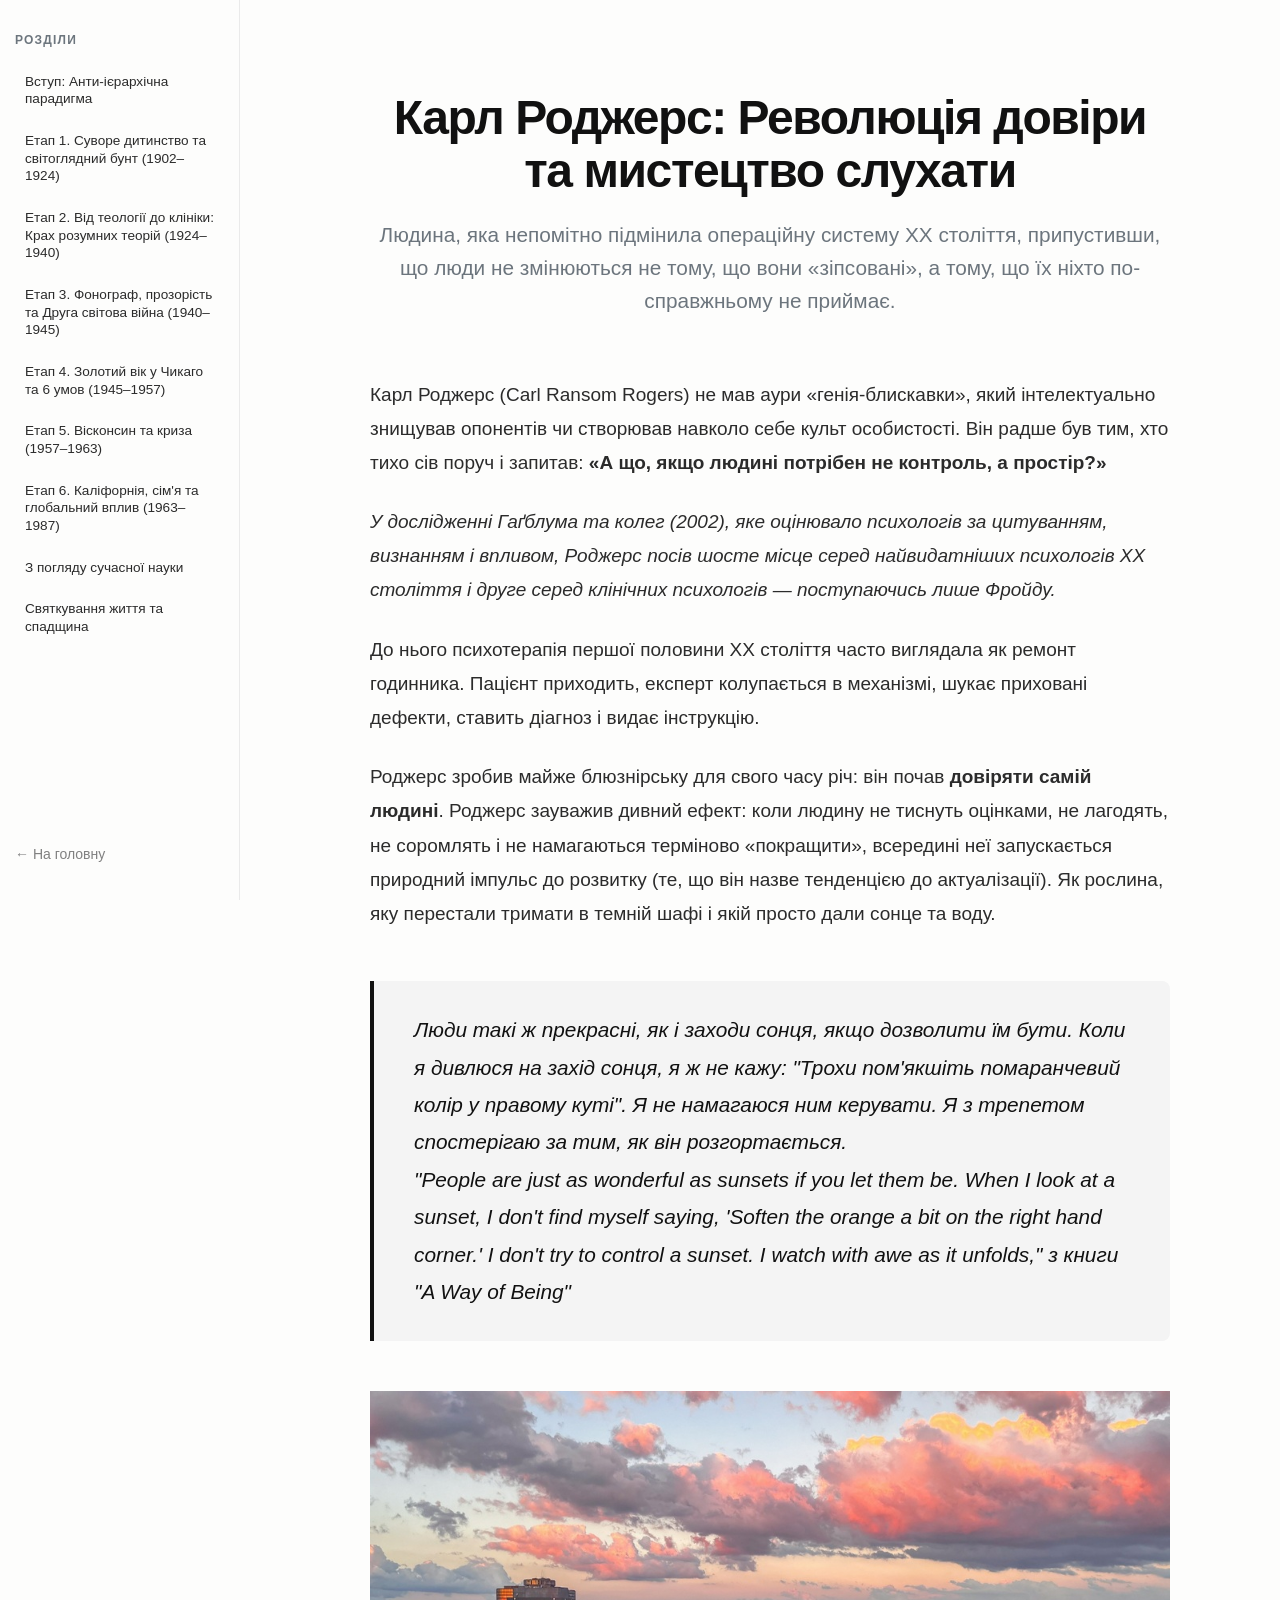
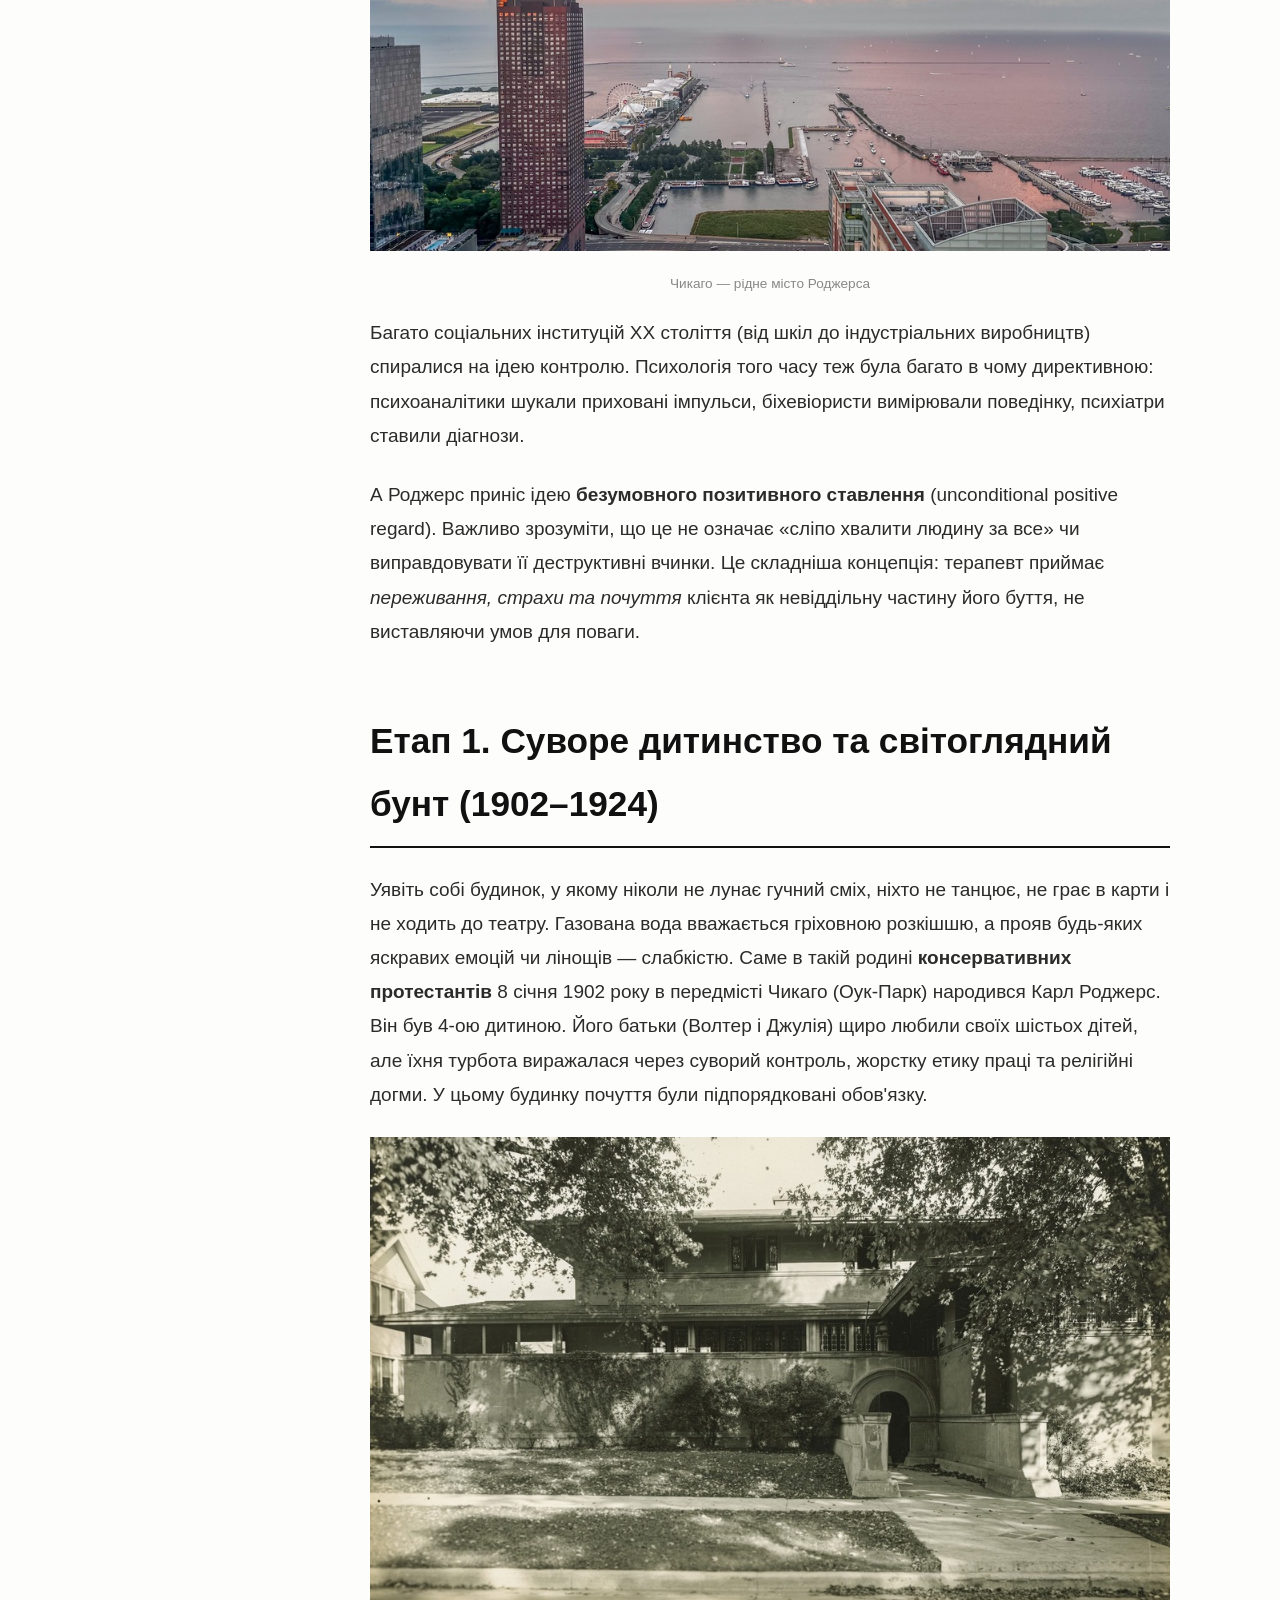
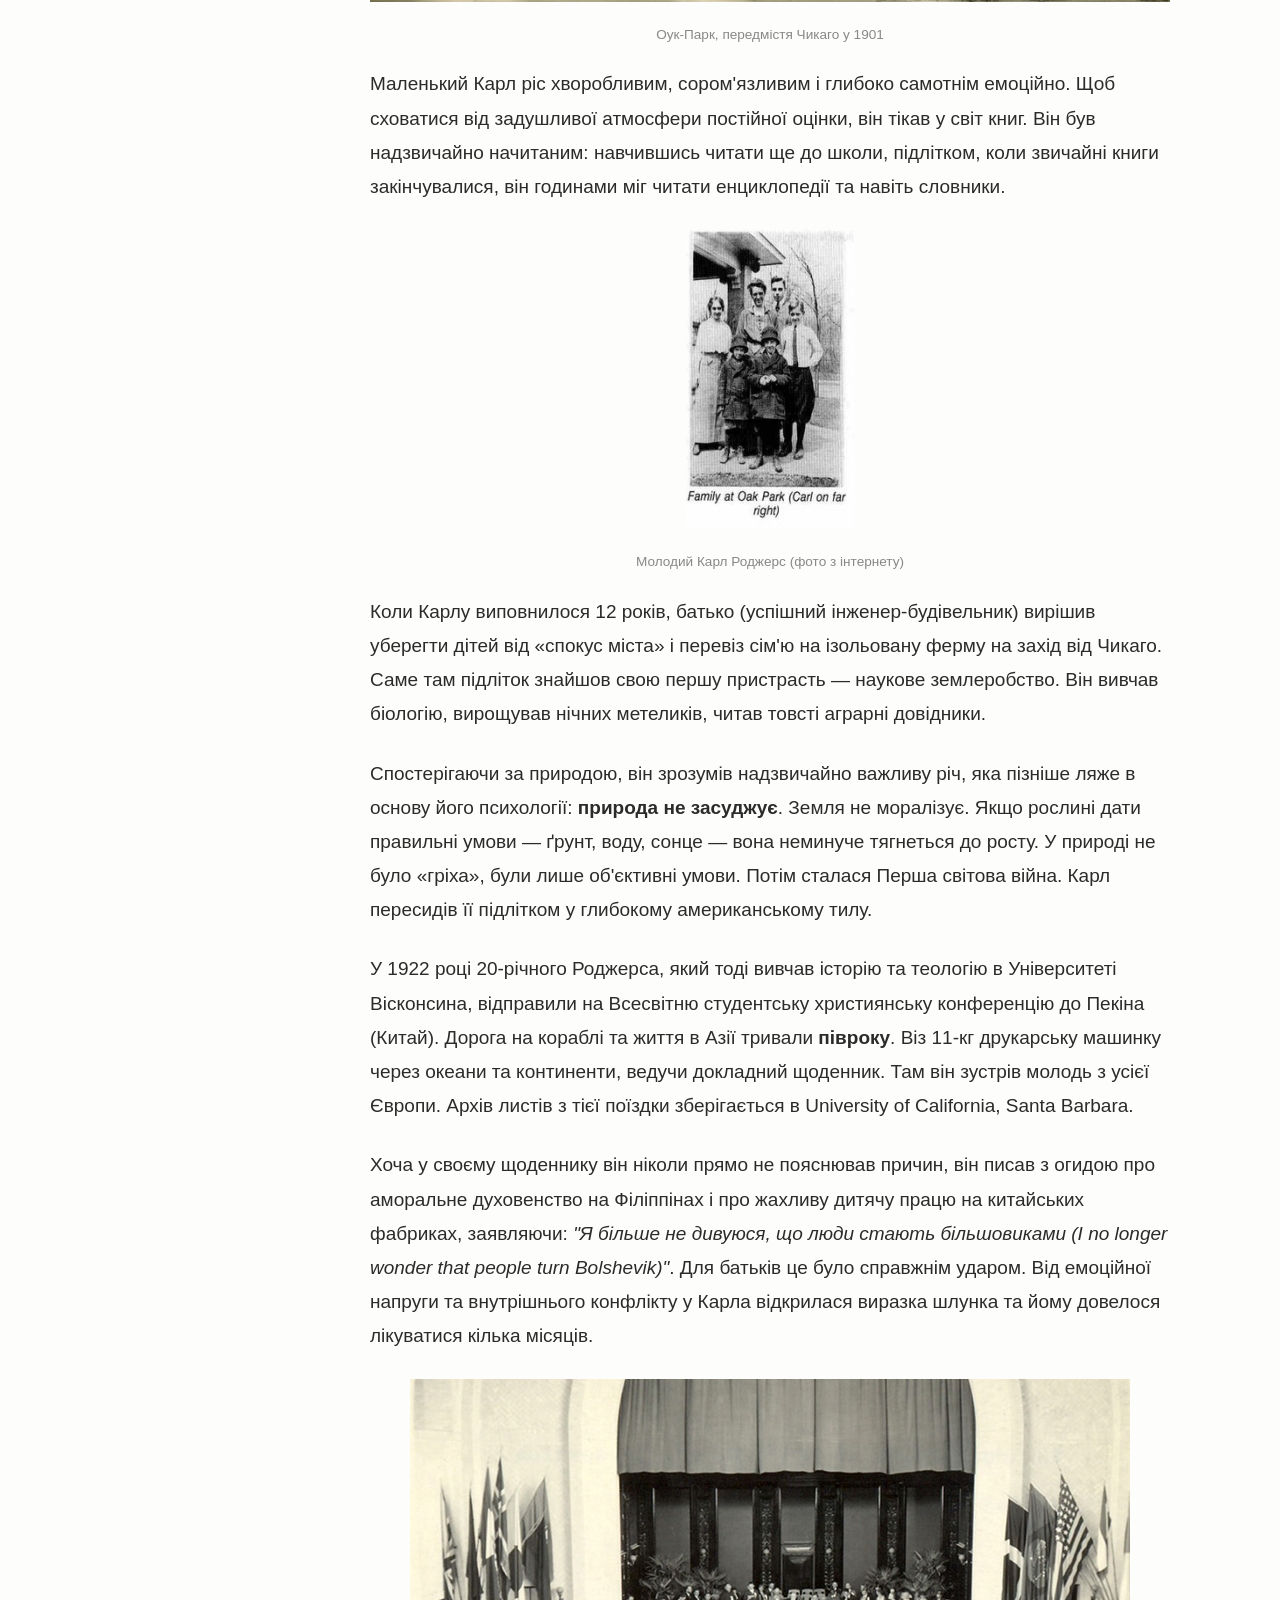
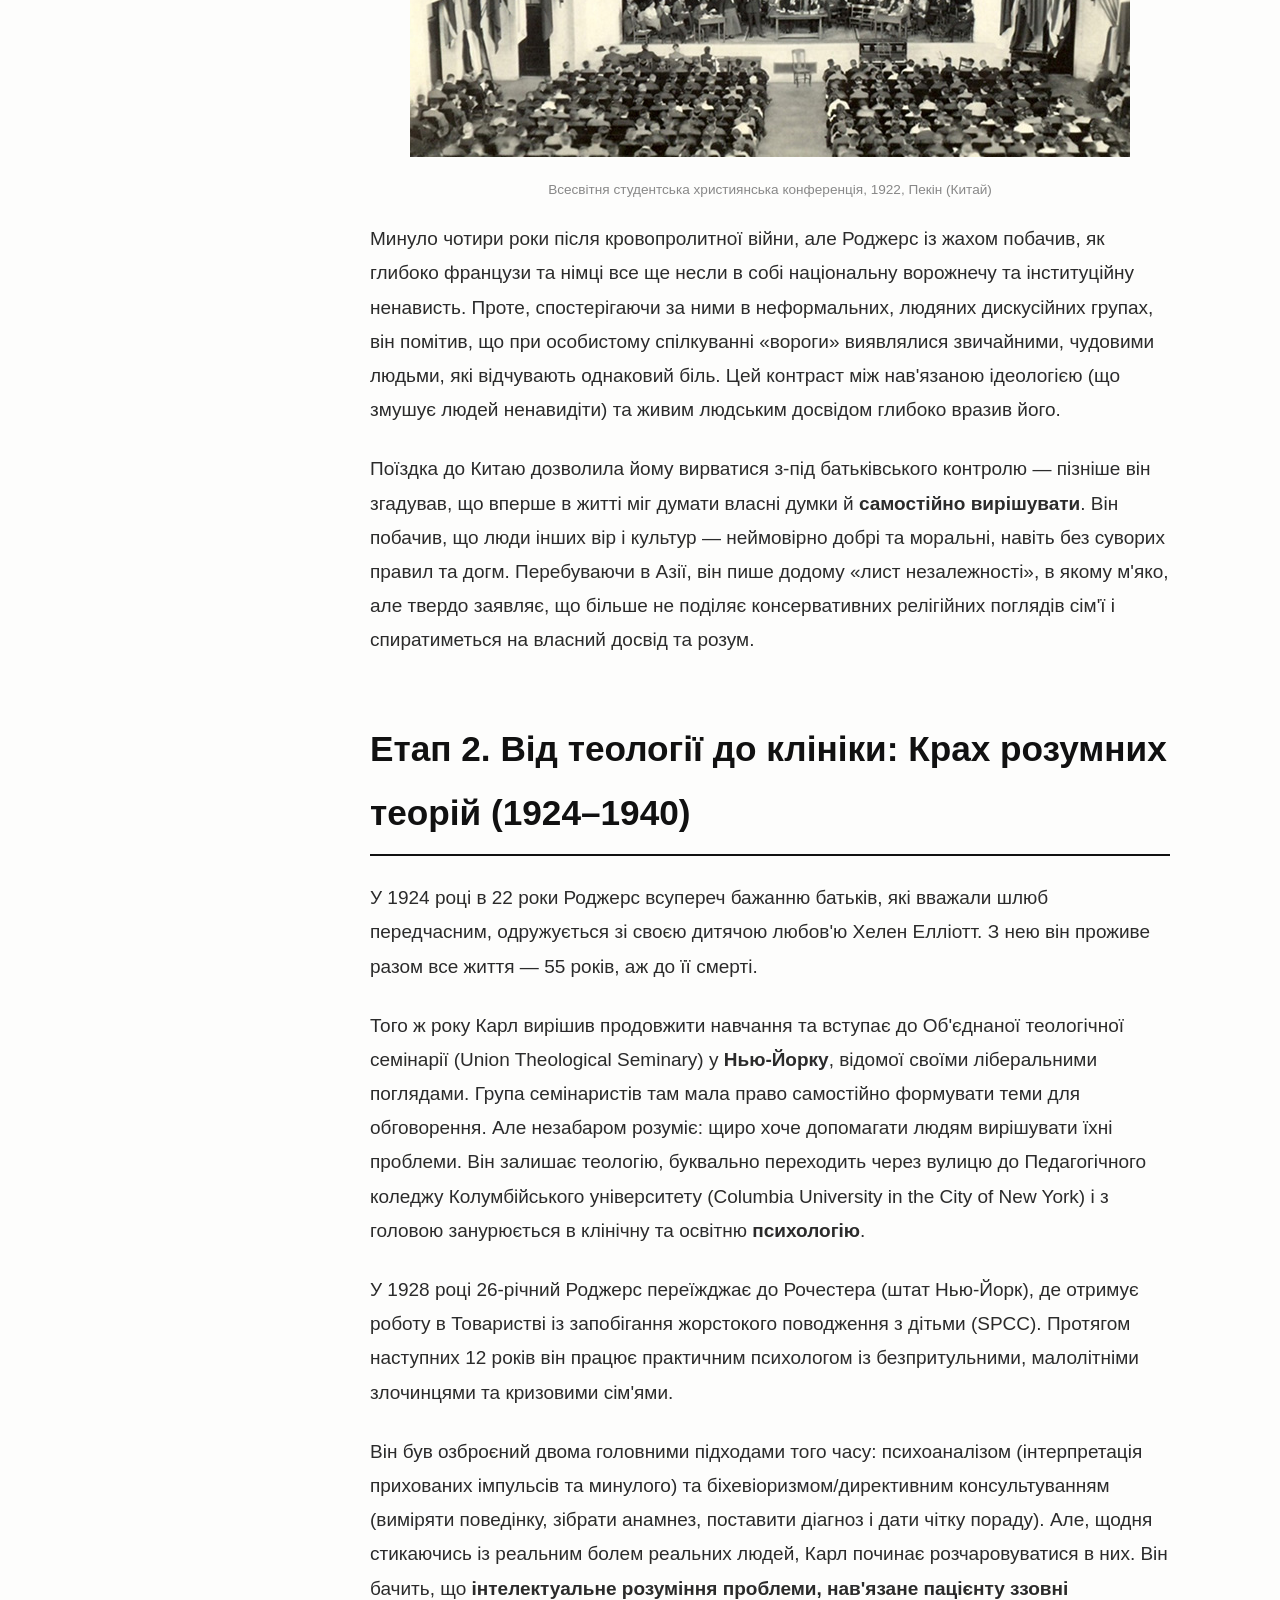
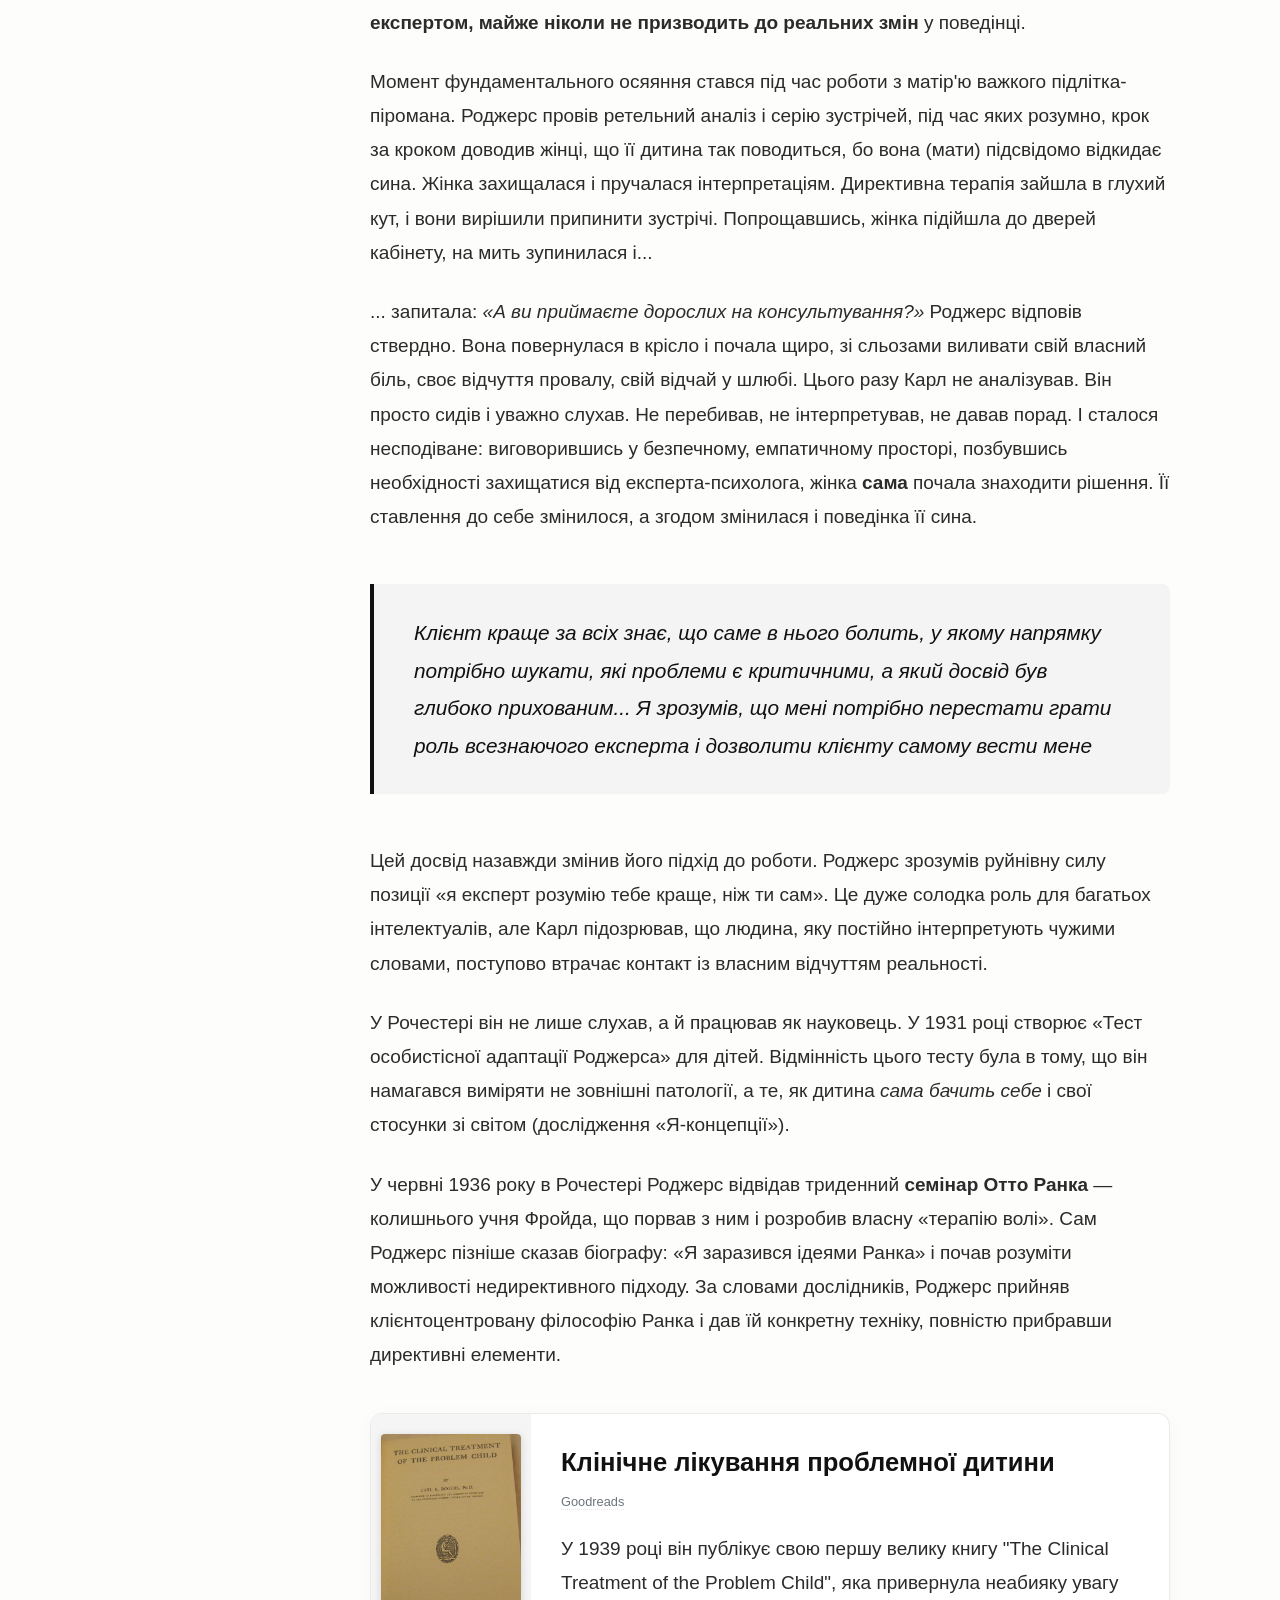
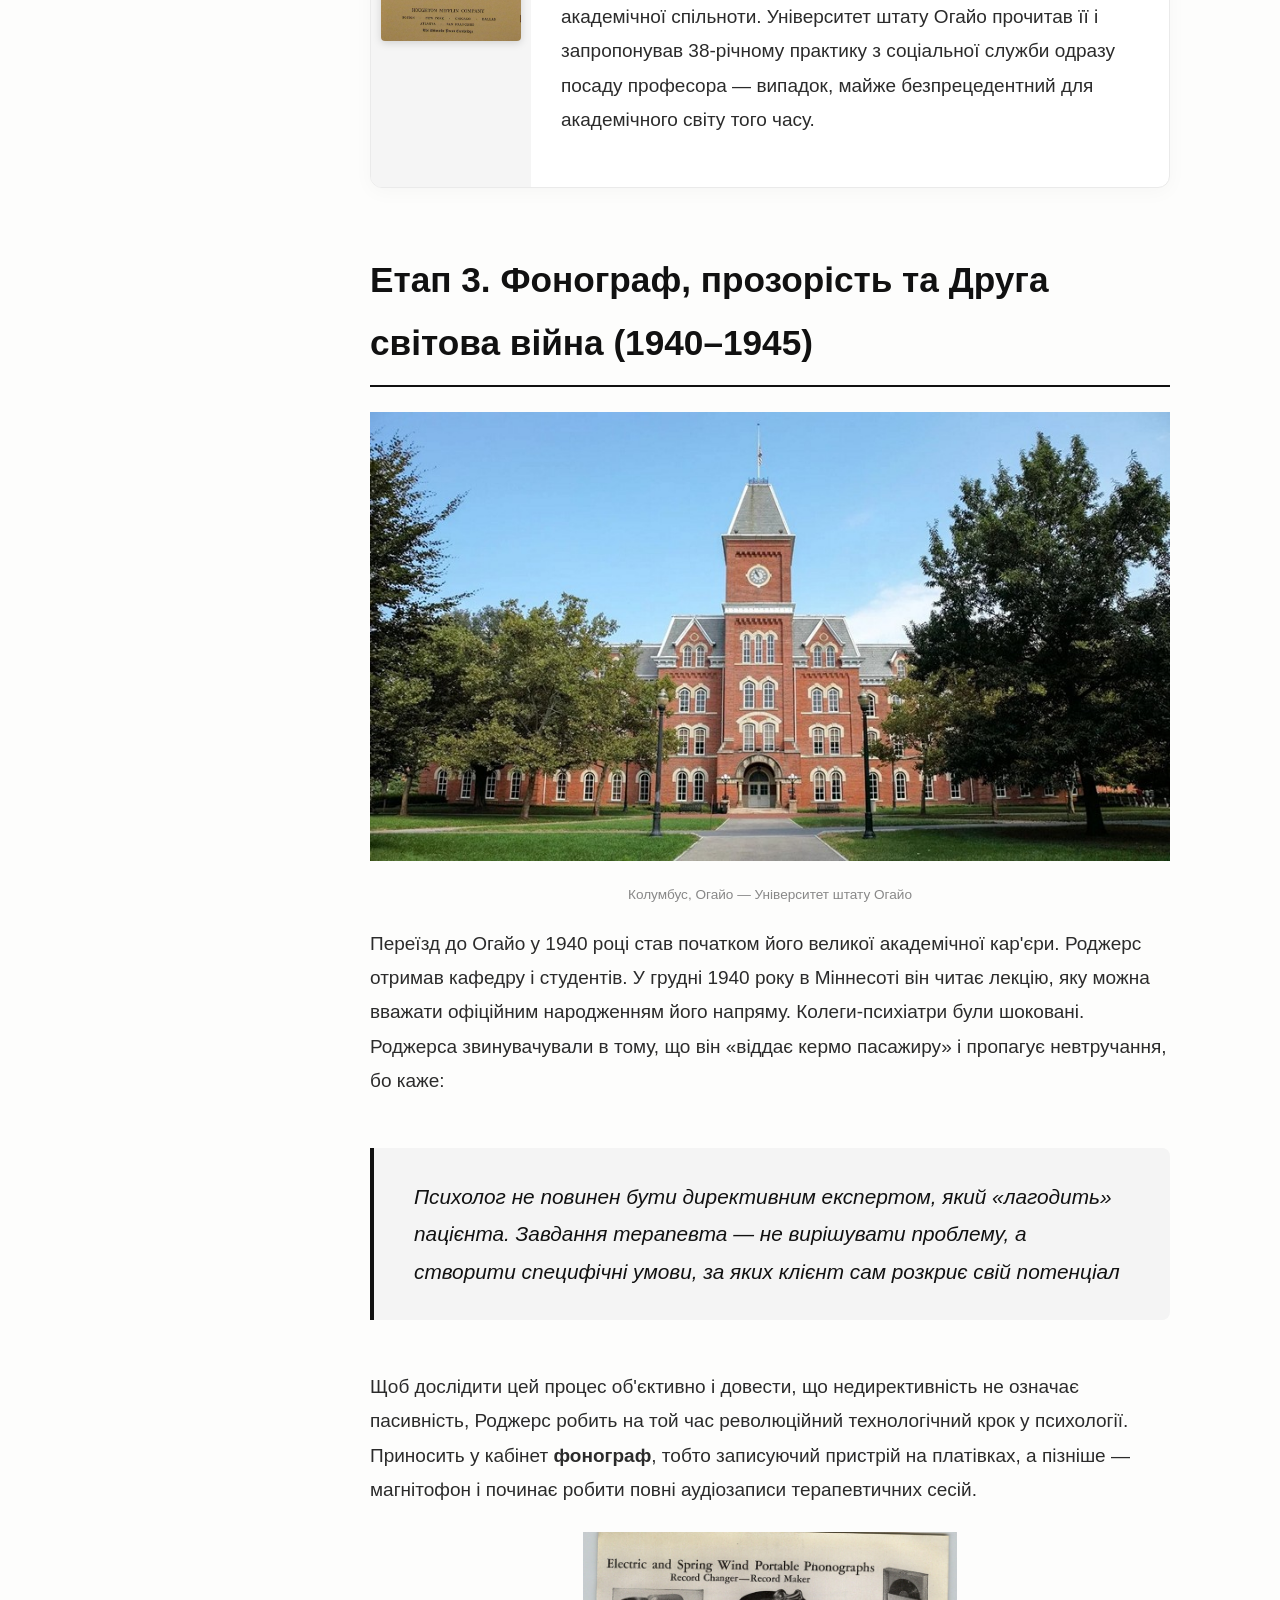
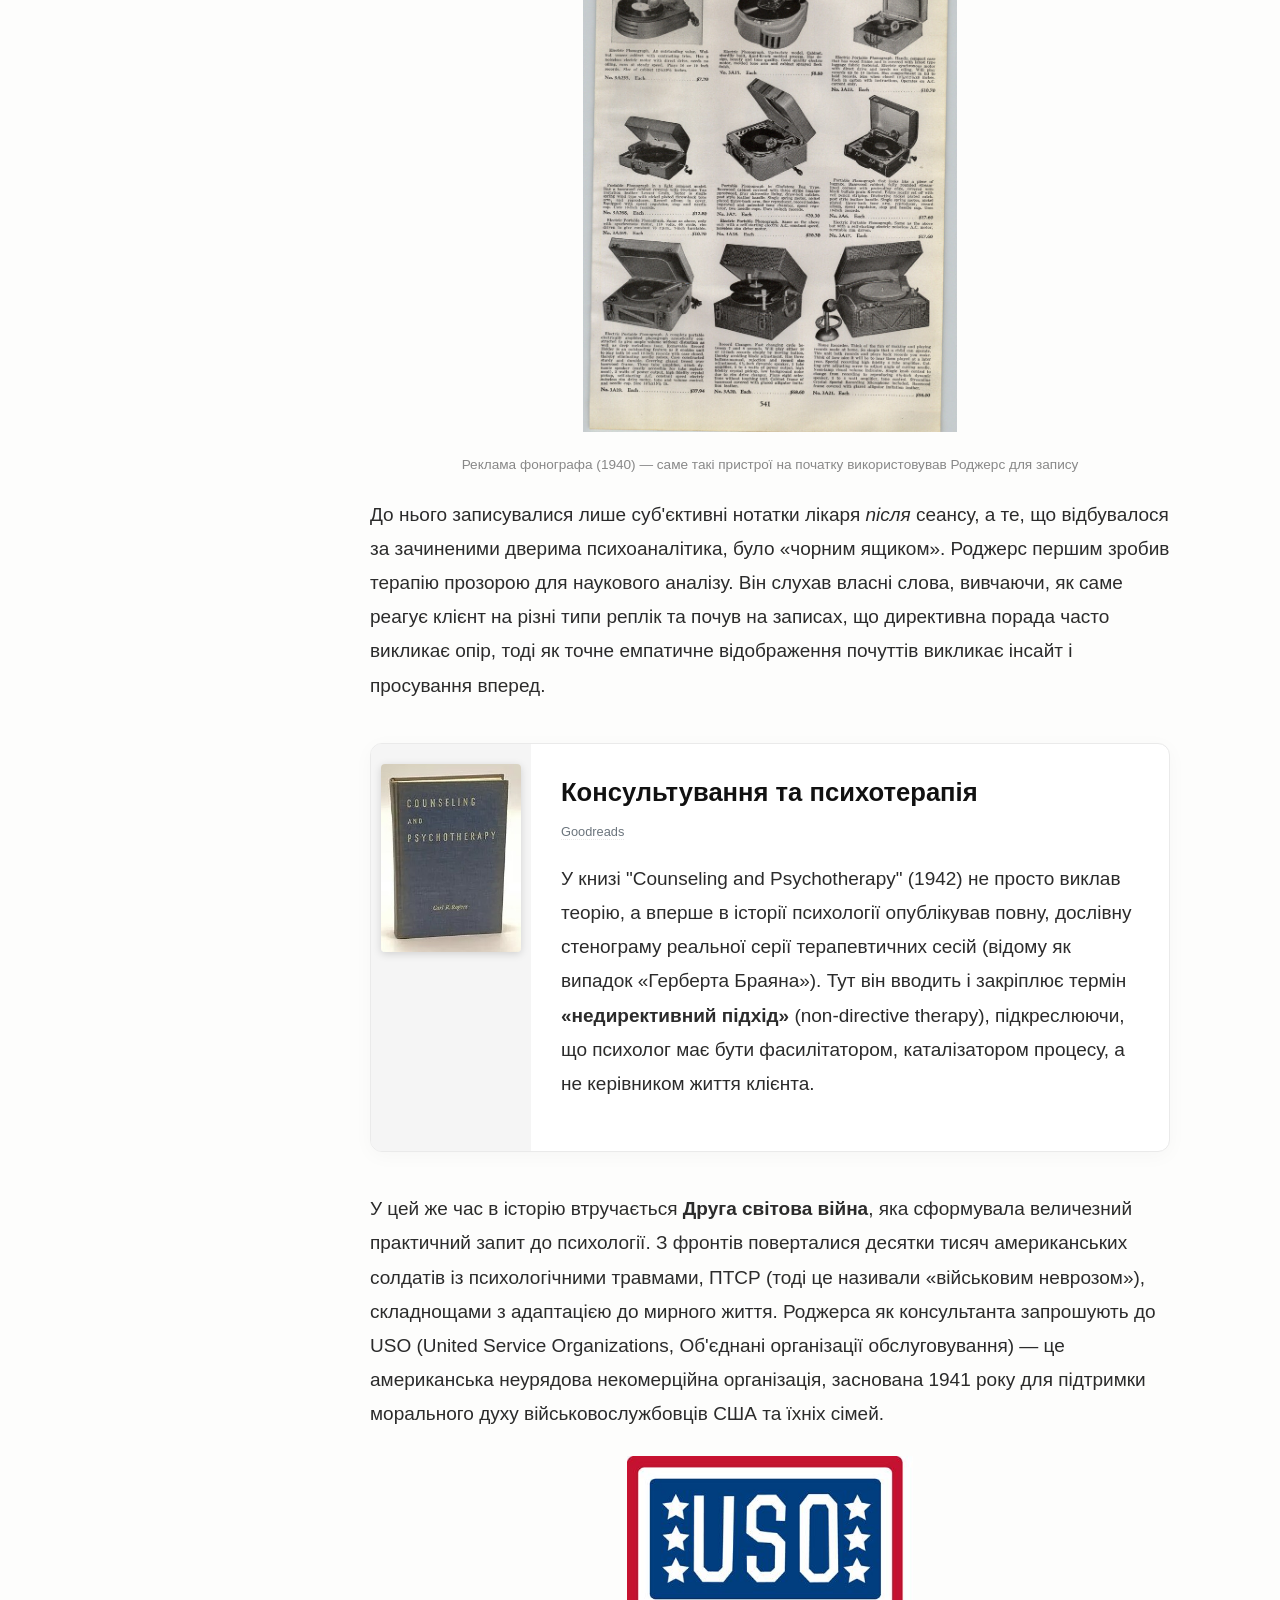
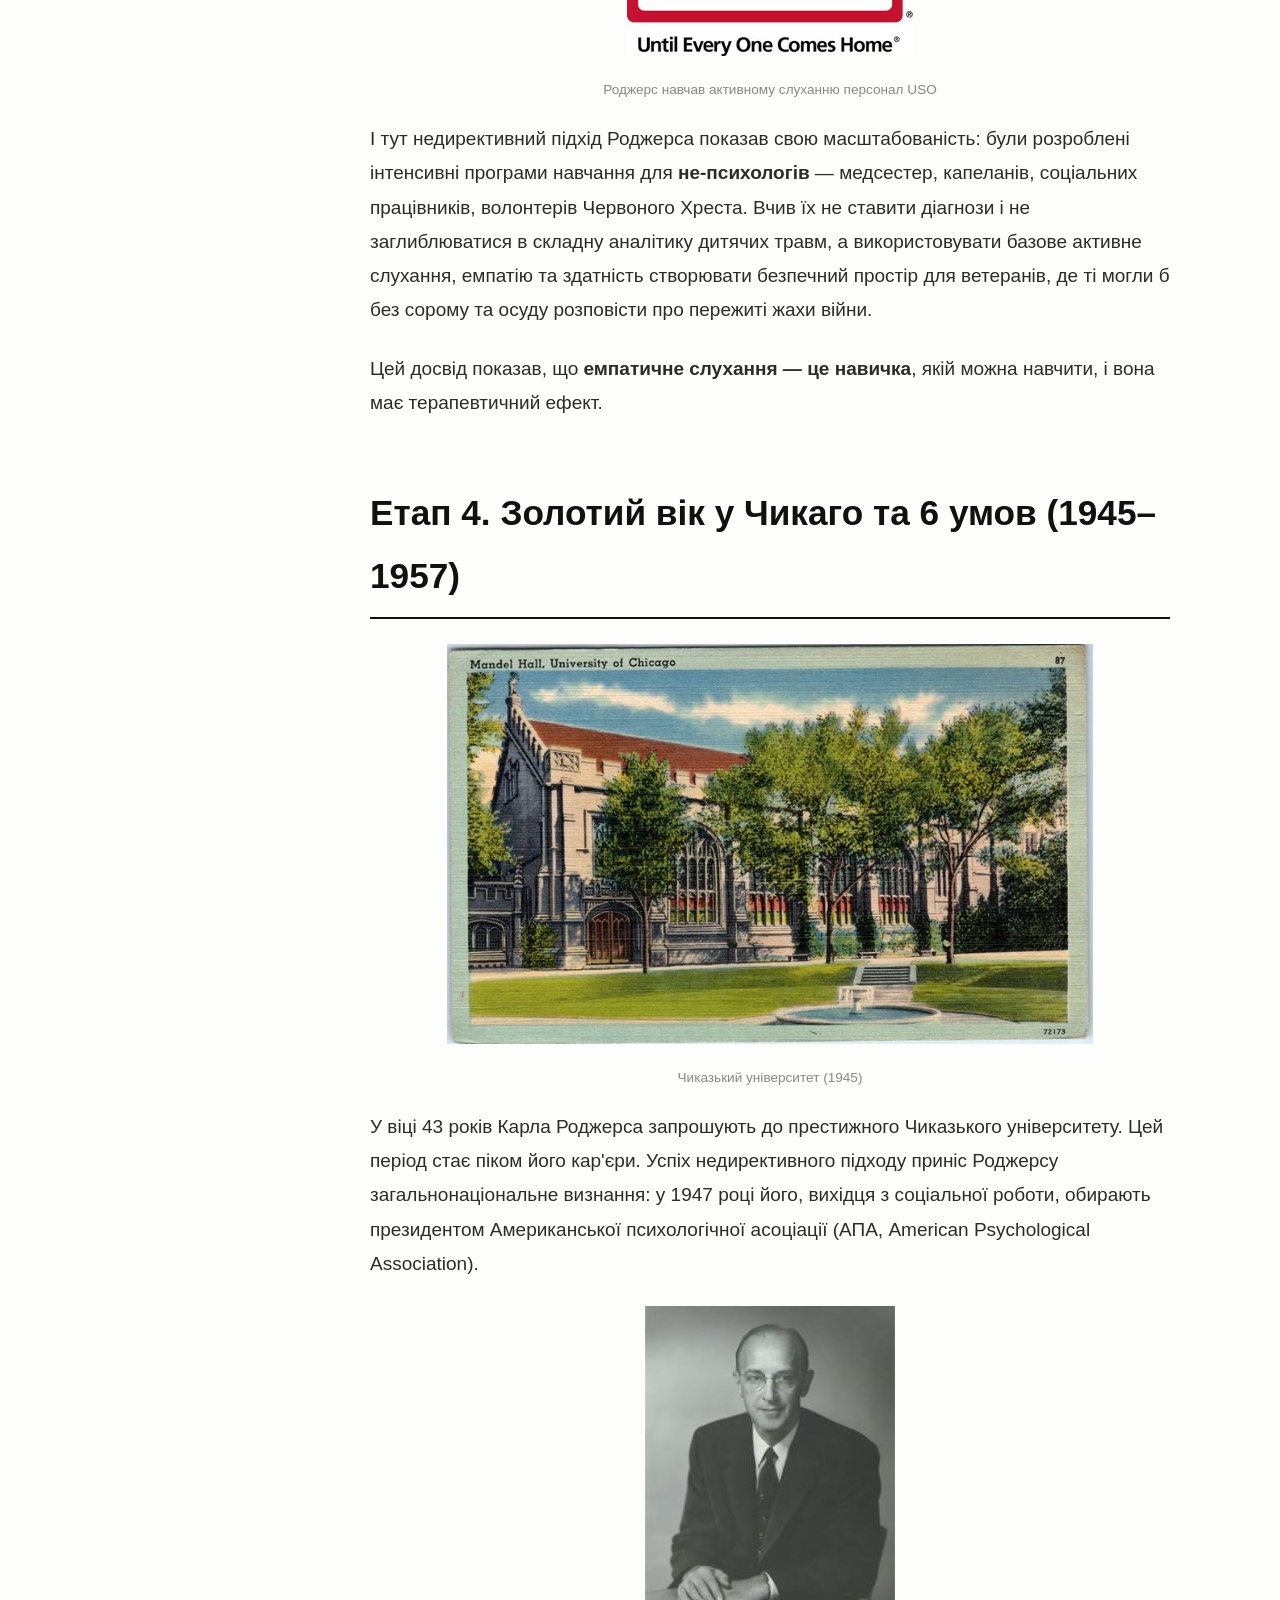
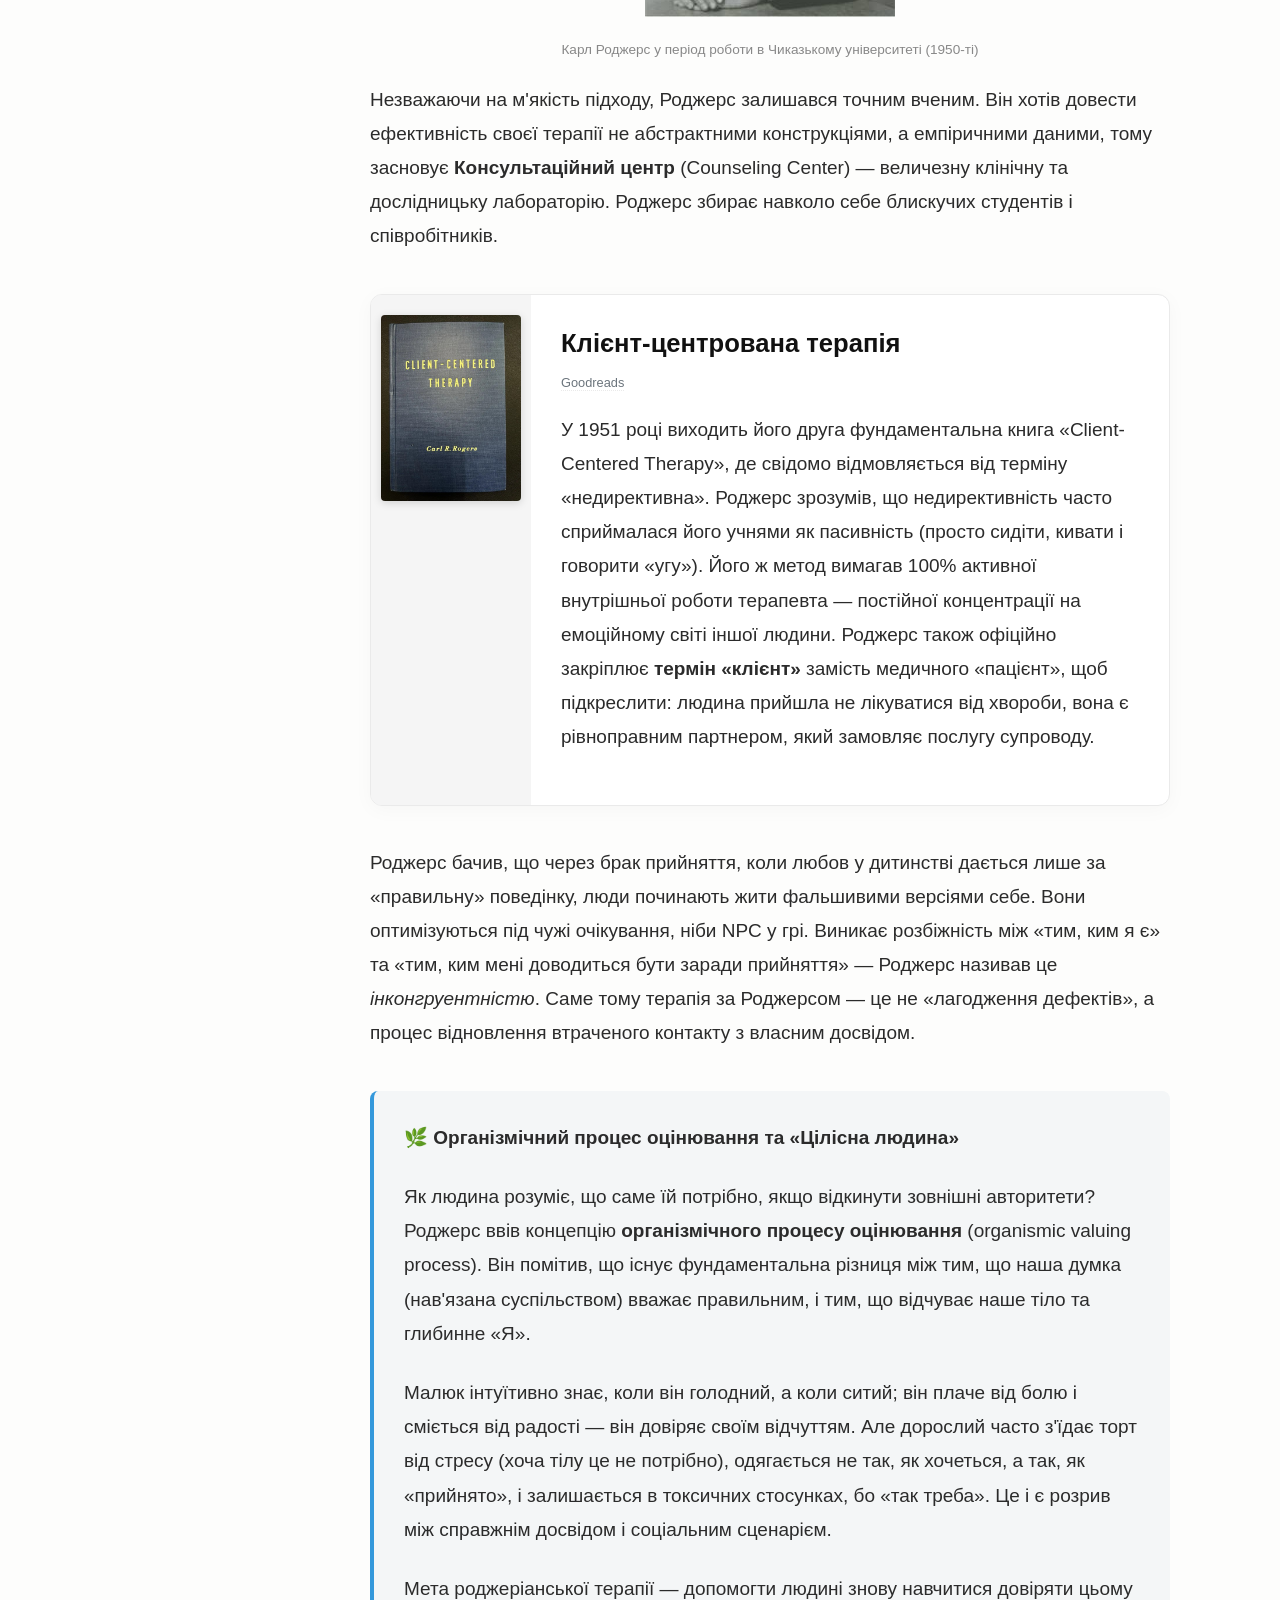
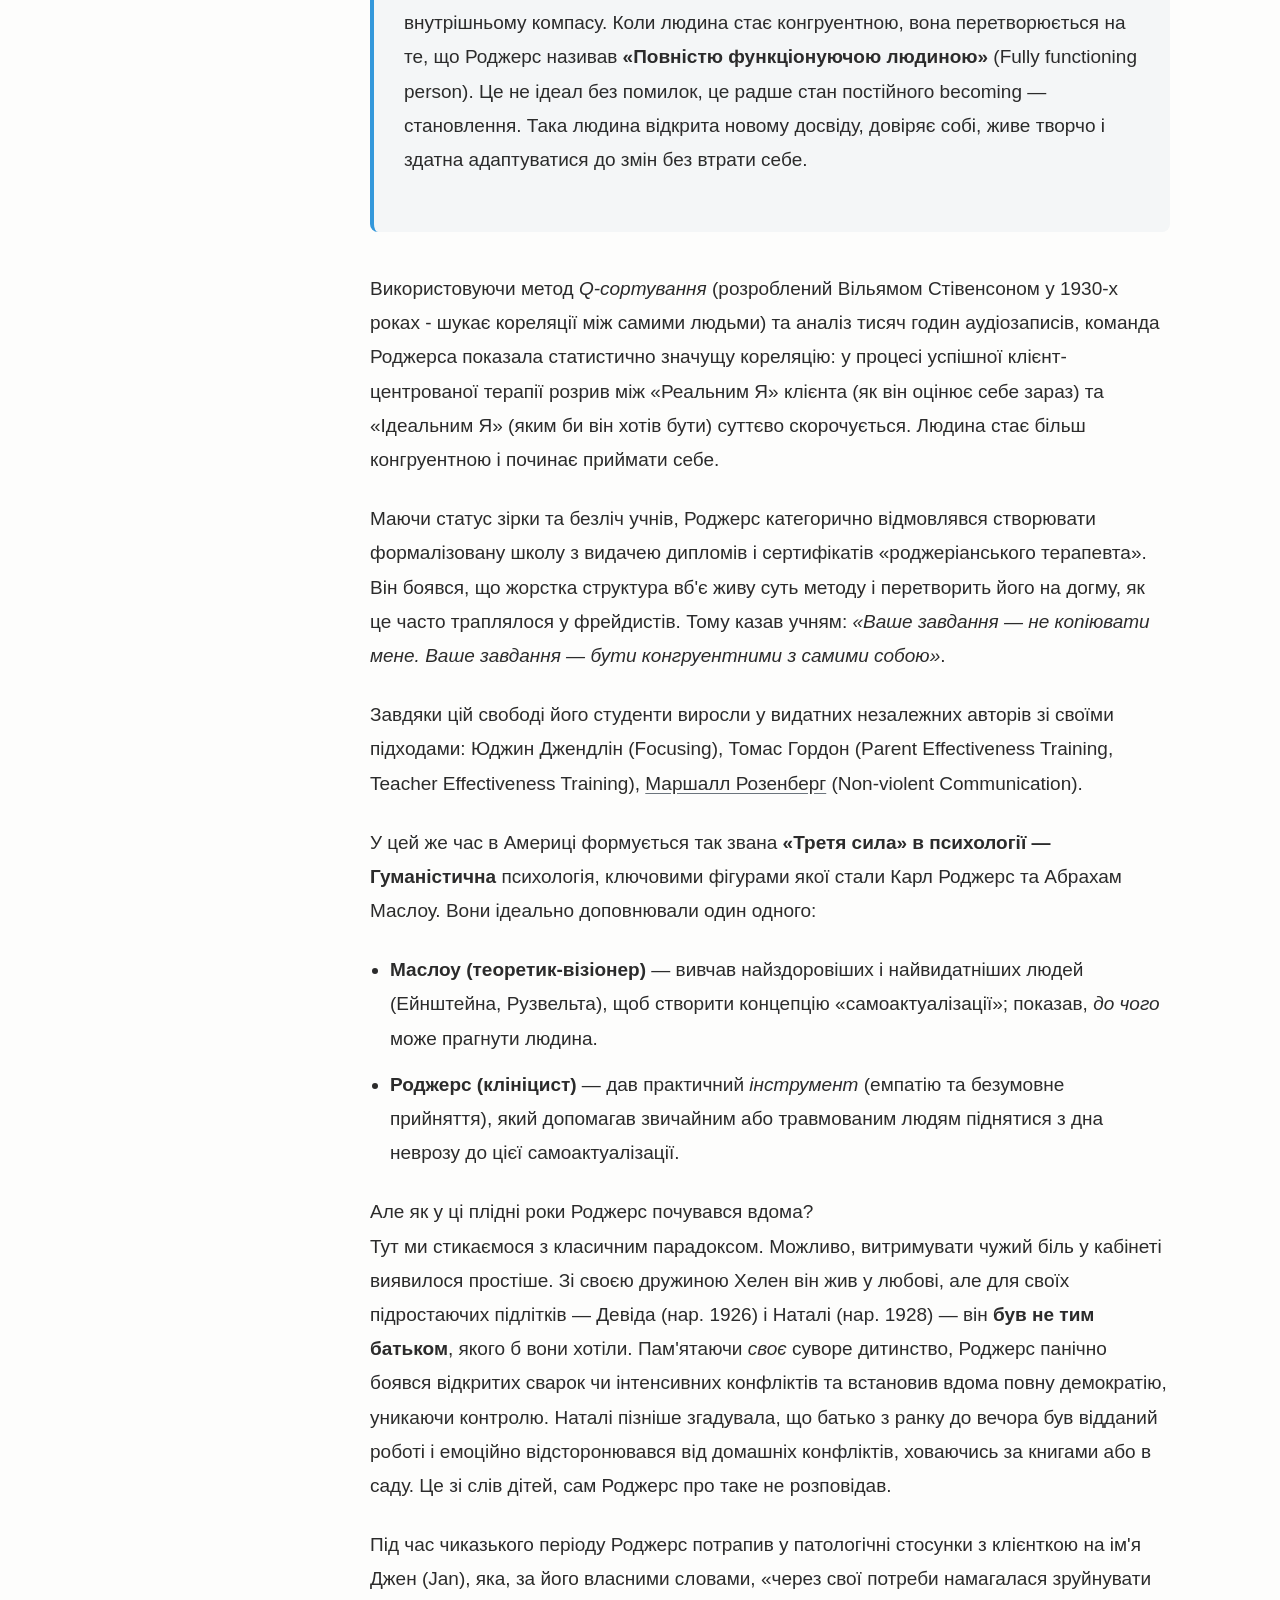
<file: rogers/index.html>
<!DOCTYPE html>
<html lang="uk">
<head>
<meta charset="UTF-8">
<meta name="viewport" content="width=device-width, initial-scale=1.0">
<title>Карл Роджерс: Революція довіри та мистецтво слухати</title>
<meta name="description" content="Докладна біографія Карла Роджерса. Як творець клієнт-центрованої психотерапії змінив наше ставлення до людської природи, замінивши контроль на емпатію та безумовне прийняття.">
<meta name="keywords" content="Карл Роджерс, емпатія, клієнт-центрована терапія, гуманістична психологія, безумовне позитивне ставлення, конгруентність, психотерапія">
<meta property="og:title" content="Карл Роджерс: Революція довіри та мистецтво слухати">
<meta property="og:description" content="Від закритого хлопчика на фермі до номінанта на Нобелівську премію миру. Історія людини, яка довела, що повага до суб'єктивного досвіду здатна зцілювати.">
<meta property="og:type" content="article">
<meta property="og:url" content="https://example.com/rogers/">
<link rel="canonical" href="https://example.com/rogers/">
<link rel="stylesheet" href="../styles.css">
</head>
<body>

<nav class="sidebar" role="navigation" aria-label="Навігація за розділами">
  <h4>Розділи</h4>
  <ul class="sidebar-nav">
    <li><a href="#intro">Вступ: Анти-ієрархічна парадигма</a></li>
     <li><a href="#stage1">Етап 1. Суворе дитинство та світоглядний бунт (1902–1924)</a></li>
     <li><a href="#stage2">Етап 2. Від теології до клініки: Крах розумних теорій (1924–1940)</a></li>
     <li><a href="#stage3">Етап 3. Фонограф, прозорість та Друга світова війна (1940–1945)</a></li>
     <li><a href="#stage4">Етап 4. Золотий вік у Чикаго та 6 умов (1945–1957)</a></li>
     <li><a href="#stage5">Етап 5. Вісконсин та криза (1957–1963)</a></li>
     <li><a href="#stage6">Етап 6. Каліфорнія, сім'я та глобальний вплив (1963–1987)</a></li>
     <li><a href="#critique">З погляду сучасної науки</a></li>
     <li><a href="#legacy">Святкування життя та спадщина</a></li>
  </ul>
  <div class="sidebar-footer"><a href="../">← На головну</a></div>
</nav>

<div class="container">
  <header>
    <h1>Карл Роджерс: Революція довіри та мистецтво слухати</h1>
    <div class="subtitle">Людина, яка непомітно підмінила операційну систему XX століття, припустивши, що люди не змінюються не тому, що вони «зіпсовані», а тому, що їх ніхто по-справжньому не приймає.</div>
  </header>

  <section id="intro">
    <p>Карл Роджерс (Carl Ransom Rogers) не мав аури «генія-блискавки», який інтелектуально знищував опонентів чи створював навколо себе культ особистості. Він радше був тим, хто тихо сів поруч і запитав: <b>«А що, якщо людині потрібен не контроль, а простір?»</b></p>

    <p><i>У дослідженні Гаґблума та колег (2002), яке оцінювало психологів за цитуванням, визнанням і впливом, Роджерс посів шосте місце серед найвидатніших психологів ХХ століття і друге серед клінічних психологів — поступаючись лише Фройду.</i></p>

    <p>До нього психотерапія першої половини XX століття часто виглядала як ремонт годинника. Пацієнт приходить, експерт колупається в механізмі, шукає приховані дефекти, ставить діагноз і видає інструкцію. </p>

    <p>Роджерс зробив майже блюзнірську для свого часу річ: він почав <b>довіряти самій людині</b>. Роджерс зауважив дивний ефект: коли людину не тиснуть оцінками, не лагодять, не соромлять і не намагаються терміново «покращити», всередині неї запускається природний імпульс до розвитку (те, що він назве тенденцією до актуалізації). Як рослина, яку перестали тримати в темній шафі і якій просто дали сонце та воду.</p>

    <blockquote>Люди такі ж прекрасні, як і заходи сонця, якщо дозволити їм бути. Коли я дивлюся на захід сонця, я ж не кажу: "Трохи пом'якшіть помаранчевий колір у правому куті". Я не намагаюся ним керувати. Я з трепетом спостерігаю за тим, як він розгортається. <br/>"People are just as wonderful as sunsets if you let them be. When I look at a sunset, I don't find myself saying, 'Soften the orange a bit on the right hand corner.' I don't try to control a sunset. I watch with awe as it unfolds," з книги "A Way of Being"</blockquote>

    <div class="centered-image">
      <img src="img/sunset.jpg" alt="Захід сонця — улюблена метафора Роджерса" loading="lazy">
      <div class="caption">Чикаго — рідне місто Роджерса</div>
    </div>

    <p>Багато соціальних інституцій XX століття (від шкіл до індустріальних виробництв) спиралися на ідею контролю. Психологія того часу теж була багато в чому директивною: психоаналітики шукали приховані імпульси, біхевіористи вимірювали поведінку, психіатри ставили діагнози. </p>
    <p>А Роджерс приніс ідею <b>безумовного позитивного ставлення</b> (unconditional positive regard). Важливо зрозуміти, що це не означає «сліпо хвалити людину за все» чи виправдовувати її деструктивні вчинки. Це складніша концепція: терапевт приймає <i>переживання, страхи та почуття</i> клієнта як невіддільну частину його буття, не виставляючи умов для поваги.</p>

  </section>

  <h2 id="stage1">Етап 1. Суворе дитинство та світоглядний бунт (1902–1924)</h2>

  <p>Уявіть собі будинок, у якому ніколи не лунає гучний сміх, ніхто не танцює, не грає в карти і не ходить до театру. Газована вода вважається гріховною розкішшю, а прояв будь-яких яскравих емоцій чи лінощів — слабкістю. Саме в такій родині <b>консервативних протестантів</b> 8 січня 1902 року в передмісті Чикаго (Оук-Парк) народився Карл Роджерс. Він був 4-ою дитиною. Його батьки (Волтер і Джулія) щиро любили своїх шістьох дітей, але їхня турбота виражалася через суворий контроль, жорстку етику праці та релігійні догми. У цьому будинку почуття були підпорядковані обов'язку.</p>

  <div class="centered-image">
    <img src="img/oakpark1901.jpg" alt="Будинок в Оук-Парку, де народився Карл Роджерс" loading="lazy">
    <div class="caption">Оук-Парк, передмістя Чикаго у 1901</div>
  </div>

  <p>Маленький Карл ріс хворобливим, сором'язливим і глибоко самотнім емоційно. Щоб сховатися від задушливої атмосфери постійної оцінки, він тікав у світ книг. Він був надзвичайно начитаним: навчившись читати ще до школи, підлітком, коли звичайні книги закінчувалися, він годинами міг читати енциклопедії та навіть словники.</p>

  <div class="centered-image">
    <img src="img/carl_and_family.jpg" alt="Молодий Карл Роджерс, портретне фото початку XX століття" loading="lazy">
    <div class="caption">Молодий Карл Роджерс (фото з інтернету)</div>
  </div>

  <p>Коли Карлу виповнилося 12 років, батько (успішний інженер-будівельник) вирішив уберегти дітей від «спокус міста» і перевіз сім'ю на ізольовану ферму на захід від Чикаго. Саме там підліток знайшов свою першу пристрасть — наукове землеробство. Він вивчав біологію, вирощував нічних метеликів, читав товсті аграрні довідники. </p>

  <p>Спостерігаючи за природою, він зрозумів надзвичайно важливу річ, яка пізніше ляже в основу його психології: <b>природа не засуджує</b>. Земля не моралізує. Якщо рослині дати правильні умови — ґрунт, воду, сонце — вона неминуче тягнеться до росту. У природі не було «гріха», були лише об'єктивні умови. Потім сталася Перша світова війна. Карл пересидів її підлітком у глибокому американському тилу.</p>

  <p>У 1922 році 20-річного Роджерса, який тоді вивчав історію та теологію в Університеті Вісконсина, відправили на Всесвітню студентську християнську конференцію до Пекіна (Китай). Дорога на кораблі та життя в Азії тривали <b>півроку</b>. Віз 11-кг друкарську машинку через океани та континенти, ведучи докладний щоденник. Там він зустрів молодь з усієї Європи. Архів листів з тієї поїздки зберігається в University of California, Santa Barbara.</p>

  <p>Хоча у своєму щоденнику він ніколи прямо не пояснював причин, він писав з огидою про аморальне духовенство на Філіппінах і про жахливу дитячу працю на китайських фабриках, заявляючи: <i>"Я більше не дивуюся, що люди стають більшовиками (I no longer wonder that people turn Bolshevik)"</i>. Для батьків це було справжнім ударом. Від емоційної напруги та внутрішнього конфлікту у Карла відкрилася виразка шлунка та йому довелося лікуватися кілька місяців.</p>

  <div class="centered-image">
    <img src="img/1922WSCF.jpg" alt="Всесвітня студентська християнська конференція, 1922, Пекін (Китай)" loading="lazy">
    <div class="caption">Всесвітня студентська християнська конференція, 1922, Пекін (Китай)</div>
  </div>

  <p>Минуло чотири роки після кровопролитної війни, але Роджерс із жахом побачив, як глибоко французи та німці все ще несли в собі національну ворожнечу та інституційну ненависть. Проте, спостерігаючи за ними в неформальних, людяних дискусійних групах, він помітив, що при особистому спілкуванні «вороги» виявлялися звичайними, чудовими людьми, які відчувають однаковий біль. Цей контраст між нав'язаною ідеологією (що змушує людей ненавидіти) та живим людським досвідом глибоко вразив його.</p>

  <p>Поїздка до Китаю дозволила йому вирватися з-під батьківського контролю — пізніше він згадував, що вперше в житті міг думати власні думки й <b>самостійно вирішувати</b>. Він побачив, що люди інших вір і культур — неймовірно добрі та моральні, навіть без суворих правил та догм. Перебуваючи в Азії, він пише додому «лист незалежності», в якому м'яко, але твердо заявляє, що більше не поділяє консервативних релігійних поглядів сім'ї і спиратиметься на власний досвід та розум. </p>


  <h2 id="stage2">Етап 2. Від теології до клініки: Крах розумних теорій (1924–1940)</h2>
  <p>У 1924 році в 22 роки Роджерс всупереч бажанню батьків, які вважали шлюб передчасним, одружується зі своєю дитячою любов'ю Хелен Елліотт. З нею він проживе разом все життя — 55 років, аж до її смерті.</p>

  <p>Того ж року Карл вирішив продовжити навчання та вступає до Об'єднаної теологічної семінарії (Union Theological Seminary) у <b>Нью-Йорку</b>, відомої своїми ліберальними поглядами. Група семінаристів там мала право самостійно формувати теми для обговорення. Але незабаром розуміє: щиро хоче допомагати людям вирішувати їхні проблеми. Він залишає теологію, буквально переходить через вулицю до Педагогічного коледжу Колумбійського університету (Columbia University in the City of New York) і з головою занурюється в клінічну та освітню <b>психологію</b>.</p>

  <p>У 1928 році 26-річний Роджерс переїжджає до Рочестера (штат Нью-Йорк), де отримує роботу в Товаристві із запобігання жорстокого поводження з дітьми (SPCC). Протягом наступних 12 років він працює практичним психологом із безпритульними, малолітніми злочинцями та кризовими сім'ями. </p>

  <p>Він був озброєний двома головними підходами того часу: психоаналізом (інтерпретація прихованих імпульсів та минулого) та біхевіоризмом/директивним консультуванням (виміряти поведінку, зібрати анамнез, поставити діагноз і дати чітку пораду). Але, щодня стикаючись із реальним болем реальних людей, Карл починає розчаровуватися в них. Він бачить, що <b>інтелектуальне розуміння проблеми, нав'язане пацієнту ззовні експертом, майже ніколи не призводить до реальних змін</b> у поведінці.</p>

  <p>Момент фундаментального осяяння стався під час роботи з матір'ю важкого підлітка-піромана. Роджерс провів ретельний аналіз і серію зустрічей, під час яких розумно, крок за кроком доводив жінці, що її дитина так поводиться, бо вона (мати) підсвідомо відкидає сина. Жінка захищалася і пручалася інтерпретаціям. Директивна терапія зайшла в глухий кут, і вони вирішили припинити зустрічі. Попрощавшись, жінка підійшла до дверей кабінету, на мить зупинилася і...</p>

  <p>... запитала: <i>«А ви приймаєте дорослих на консультування?»</i> Роджерс відповів ствердно. Вона повернулася в крісло і почала щиро, зі сльозами виливати свій власний біль, своє відчуття провалу, свій відчай у шлюбі. Цього разу Карл не аналізував. Він просто сидів і уважно слухав. Не перебивав, не інтерпретував, не давав порад. І сталося несподіване: виговорившись у безпечному, емпатичному просторі, позбувшись необхідності захищатися від експерта-психолога, жінка <b>сама</b> почала знаходити рішення. Її ставлення до себе змінилося, а згодом змінилася і поведінка її сина.</p>

  <blockquote>Клієнт краще за всіх знає, що саме в нього болить, у якому напрямку потрібно шукати, які проблеми є критичними, а який досвід був глибоко прихованим... Я зрозумів, що мені потрібно перестати грати роль всезнаючого експерта і дозволити клієнту самому вести мене</blockquote>

  <p>Цей досвід назавжди змінив його підхід до роботи. Роджерс зрозумів руйнівну силу позиції «я експерт розумію тебе краще, ніж ти сам». Це дуже солодка роль для багатьох інтелектуалів, але Карл підозрював, що людина, яку постійно інтерпретують чужими словами, поступово втрачає контакт із власним відчуттям реальності.</p>

  <p>У Рочестері він не лише слухав, а й працював як науковець. У 1931 році створює «Тест особистісної адаптації Роджерса» для дітей. Відмінність цього тесту була в тому, що він намагався виміряти не зовнішні патології, а те, як дитина <i>сама бачить себе</i> і свої стосунки зі світом (дослідження «Я-концепції»).</p>

  <p>У червні 1936 року в Рочестері Роджерс відвідав триденний <b>семінар Отто Ранка</b> — колишнього учня Фройда, що порвав з ним і розробив власну «терапію волі». Сам Роджерс пізніше сказав біографу: «Я заразився ідеями Ранка» і почав розуміти можливості недирективного підходу. За словами дослідників, Роджерс прийняв клієнтоцентровану філософію Ранка і дав їй конкретну техніку, повністю прибравши директивні елементи. 

  </p>

  <div class="book-card">
    <div class="book-cover">
      <img src="img/1939book.png" alt="Обкладинка першого видання Клінічне лікування проблемної дитини" loading="lazy">
    </div>
    <div class="book-content">
      <h3 class="book-title">Клінічне лікування проблемної дитини</h3>
      <p class="book-goodreads"><a href="https://www.goodreads.com/book/show/52703814-the-clinical-treatment-of-the-problem-child" target="_blank" rel="noopener noreferrer">Goodreads</a></p>
      <p>У 1939 році він публікує свою першу велику книгу "The Clinical Treatment of the Problem Child", яка привернула неабияку увагу академічної спільноти. Університет штату Огайо прочитав її і запропонував 38-річному практику з соціальної служби одразу посаду професора — випадок, майже безпрецедентний для академічного світу того часу.</p>
    </div>
  </div>

  <h2 id="stage3">Етап 3. Фонограф, прозорість та Друга світова війна (1940–1945)</h2>
  <div class="centered-image">
    <img src="img/columbus-ohio.jpg" alt="Колумбус, Огайо — місто де Роджерс розпочав академічну кар'єру" loading="lazy">
    <div class="caption">Колумбус, Огайо — Університет штату Огайо</div>
  </div>
  <p>Переїзд до Огайо у 1940 році став початком його великої академічної кар'єри. Роджерс отримав кафедру і студентів. У грудні 1940 року в Міннесоті він читає лекцію, яку можна вважати офіційним народженням його напряму. Колеги-психіатри були шоковані. Роджерса звинувачували в тому, що він «віддає кермо пасажиру» і пропагує невтручання, бо каже:</p>

  <blockquote>Психолог не повинен бути директивним експертом, який «лагодить» пацієнта. Завдання терапевта — не вирішувати проблему, а створити специфічні умови, за яких клієнт сам розкриє свій потенціал</blockquote>

  <p>Щоб дослідити цей процес об'єктивно і довести, що недирективність не означає пасивність, Роджерс робить на той час революційний технологічний крок у психології. Приносить у кабінет <b>фонограф</b>, тобто записуючий пристрій на платівках, а пізніше — магнітофон і починає робити повні аудіозаписи терапевтичних сесій.</p>

  <div class="centered-image">
    <img src="img/PhonographAd1940.jpg" alt="Реклама фонографа 1940 року" loading="lazy" style="max-height: 500px; width: auto;">
    <div class="caption">Реклама фонографа (1940) — саме такі пристрої на початку використовував Роджерс для запису</div>
  </div>

  <p>До нього записувалися лише суб'єктивні нотатки лікаря <i>після</i> сеансу, а те, що відбувалося за зачиненими дверима психоаналітика, було «чорним ящиком». Роджерс першим зробив терапію прозорою для наукового аналізу. Він слухав власні слова, вивчаючи, як саме реагує клієнт на різні типи реплік та почув на записах, що директивна порада часто викликає опір, тоді як точне емпатичне відображення почуттів викликає інсайт і просування вперед.</p>

  <div class="book-card">
    <div class="book-cover">
      <img src="img/1942book.jpg" alt="Обкладинка першого видання Counseling and Psychotherapy Карла Роджерса" loading="lazy">
    </div>
    <div class="book-content">
      <h3 class="book-title">Консультування та психотерапія</h3>
      <p class="book-goodreads"><a href="https://www.goodreads.com/book/show/220853.Counseling_and_Psychotherapy" target="_blank" rel="noopener noreferrer">Goodreads</a></p>
      <p>У книзі "Counseling and Psychotherapy" (1942) не просто виклав теорію, а вперше в історії психології опублікував повну, дослівну стенограму реальної серії терапевтичних сесій (відому як випадок «Герберта Браяна»). Тут він вводить і закріплює термін <b>«недирективний підхід»</b> (non-directive therapy), підкреслюючи, що психолог має бути фасилітатором, каталізатором процесу, а не керівником життя клієнта.</p>
    </div>
  </div>

  <p>У цей же час в історію втручається <b>Друга світова війна</b>, яка сформувала величезний практичний запит до психології. З фронтів поверталися десятки тисяч американських солдатів із психологічними травмами, ПТСР (тоді це називали «військовим неврозом»), складнощами з адаптацією до мирного життя. Роджерса як консультанта запрошують до USO (United Service Organizations, Об'єднані організації обслуговування) — це американська неурядова некомерційна організація, заснована 1941 року для підтримки морального духу військовослужбовців США та їхніх сімей.</p>

   <div class="centered-image">
    <img src="img/uso.jpg" alt="Робота з USO під час Другої світової війни" loading="lazy" style="max-height: 200px; width: auto;">
    <div class="caption">Роджерс навчав активному слуханню персонал USO</div>
  </div>

  <p>І тут недирективний підхід Роджерса показав свою масштабованість: були розроблені інтенсивні програми навчання для <b>не-психологів</b> — медсестер, капеланів, соціальних працівників, волонтерів Червоного Хреста. Вчив їх не ставити діагнози і не заглиблюватися в складну аналітику дитячих травм, а використовувати базове активне слухання, емпатію та здатність створювати безпечний простір для ветеранів, де ті могли б без сорому та осуду розповісти про пережиті жахи війни. </p>

  <p>Цей досвід показав, що <b>емпатичне слухання — це навичка</b>, якій можна навчити, і вона має терапевтичний ефект.</p>

  <h2 id="stage4">Етап 4. Золотий вік у Чикаго та 6 умов (1945–1957)</h2>
  <div class="centered-image">
    <img src="img/univchi1945.jpg" alt="Чиказький університет, 1945 рік" style="max-height: 400px; width: auto;" loading="lazy">
    <div class="caption">Чиказький університет (1945)</div>
  </div>
  <p>У віці 43 років Карла Роджерса запрошують до престижного Чиказького університету. Цей період стає піком його кар'єри. Успіх недирективного підходу приніс Роджерсу загальнонаціональне визнання: у 1947 році його, вихідця з соціальної роботи, обирають президентом Американської психологічної асоціації (АПА, American Psychological Association).</p>

  <div class="centered-image">
    <img src="img/in1950.jpg" alt="Карл Роджерс, 1950-ті роки" loading="lazy">
    <div class="caption">Карл Роджерс у період роботи в Чиказькому університеті (1950-ті)</div>
  </div>  

  <p>Незважаючи на м'якість підходу, Роджерс залишався точним вченим. Він хотів довести ефективність своєї терапії не абстрактними конструкціями, а емпіричними даними, тому засновує <b>Консультаційний центр</b> (Counseling Center) — величезну клінічну та дослідницьку лабораторію. Роджерс збирає навколо себе блискучих студентів і співробітників.</p>

  <div class="book-card">
    <div class="book-cover">
      <img src="img/1951book.jpg" alt="Обкладинка видання Client-Centered Therapy Карла Роджерса" loading="lazy">
    </div>
    <div class="book-content">
      <h3 class="book-title">Клієнт-центрована терапія</h3>
      <p class="book-goodreads"><a href="https://www.goodreads.com/book/show/1181940.Client_Centered_Therapy" target="_blank" rel="noopener noreferrer">Goodreads</a></p>
      <p>У 1951 році виходить його друга фундаментальна книга «Client-Centered Therapy», де свідомо відмовляється від терміну «недирективна». Роджерс зрозумів, що недирективність часто сприймалася його учнями як пасивність (просто сидіти, кивати і говорити «угу»). Його ж метод вимагав 100% активної внутрішньої роботи терапевта — постійної концентрації на емоційному світі іншої людини. Роджерс також офіційно закріплює <b>термін «клієнт»</b> замість медичного «пацієнт», щоб підкреслити: людина прийшла не лікуватися від хвороби, вона є рівноправним партнером, який замовляє послугу супроводу.</p>
    </div>
  </div>

    <p>Роджерс бачив, що через брак прийняття, коли любов у дитинстві дається лише за «правильну» поведінку, люди починають жити фальшивими версіями себе. Вони оптимізуються під чужі очікування, ніби NPC у грі. Виникає розбіжність між «тим, ким я є» та «тим, ким мені доводиться бути заради прийняття» — Роджерс називав це <i>інконгруентністю</i>. Саме тому терапія за Роджерсом — це не «лагодження дефектів», а процес відновлення втраченого контакту з власним досвідом.</p>

  <div class="infobox">
    <h4>🌿 Організмічний процес оцінювання та «Цілісна людина»</h4>
    <p>Як людина розуміє, що саме їй потрібно, якщо відкинути зовнішні авторитети? Роджерс ввів концепцію <b>організмічного процесу оцінювання</b> (organismic valuing process). Він помітив, що існує фундаментальна різниця між тим, що наша думка (нав'язана суспільством) вважає правильним, і тим, що відчуває наше тіло та глибинне «Я».</p>
    <p>Малюк інтуїтивно знає, коли він голодний, а коли ситий; він плаче від болю і сміється від радості — він довіряє своїм відчуттям. Але дорослий часто з'їдає торт від стресу (хоча тілу це не потрібно), одягається не так, як хочеться, а так, як «прийнято», і залишається в токсичних стосунках, бо «так треба». Це і є розрив між справжнім досвідом і соціальним сценарієм.</p>
    <p>Мета роджеріанської терапії — допомогти людині знову навчитися довіряти цьому внутрішньому компасу. Коли людина стає конгруентною, вона перетворюється на те, що Роджерс називав <b>«Повністю функціонуючою людиною»</b> (Fully functioning person). Це не ідеал без помилок, це радше стан постійного becoming — становлення. Така людина відкрита новому досвіду, довіряє собі, живе творчо і здатна адаптуватися до змін без втрати себе.</p>
  </div>

    <p>Використовуючи метод <i>Q-сортування</i> (розроблений Вільямом Стівенсоном у 1930-х роках - шукає кореляції між самими людьми) та аналіз тисяч годин аудіозаписів, команда Роджерса показала статистично значущу кореляцію: у процесі успішної клієнт-центрованої терапії розрив між «Реальним Я» клієнта (як він оцінює себе зараз) та «Ідеальним Я» (яким би він хотів бути) суттєво скорочується. Людина стає більш конгруентною і починає приймати себе.</p>

    <p>Маючи статус зірки та безліч учнів, Роджерс категорично відмовлявся створювати формалізовану школу з видачею дипломів і сертифікатів «роджеріанського терапевта». Він боявся, що жорстка структура вб'є живу суть методу і перетворить його на догму, як це часто траплялося у фрейдистів. Тому казав учням: <i>«Ваше завдання — не копіювати мене. Ваше завдання — бути конгруентними з самими собою»</i>. </p>  

    <p>Завдяки цій свободі його студенти виросли у видатних незалежних авторів зі своїми підходами: Юджин Джендлін (Focusing), Томас Гордон (Parent Effectiveness Training, Teacher Effectiveness Training), <a href="../rosenberg/">Маршалл Розенберг</a> (Non-violent Communication).</p>  

    <p>У цей же час в Америці формується так звана <b>«Третя сила» в психології — Гуманістична</b> психологія, ключовими фігурами якої стали Карл Роджерс та Абрахам Маслоу. Вони ідеально доповнювали один одного:</p>

  <ul>
    <li><b>Маслоу (теоретик-візіонер)</b> — вивчав найздоровіших і найвидатніших людей (Ейнштейна, Рузвельта), щоб створити концепцію «самоактуалізації»; показав, <i>до чого</i> може прагнути людина.</li>
    <li><b>Роджерс (клініцист)</b> — дав практичний <i>інструмент</i> (емпатію та безумовне прийняття), який допомагав звичайним або травмованим людям піднятися з дна неврозу до цієї самоактуалізації.</li>
  </ul>

  <p>Але як у ці плідні роки Роджерс почувався вдома? <br/>Тут ми стикаємося з класичним парадоксом. Можливо, витримувати чужий біль у кабінеті виявилося простіше. Зі своєю дружиною Хелен він жив у любові, але для своїх підростаючих підлітків — Девіда (нар. 1926) і Наталі (нар. 1928) — він <b>був не тим батьком</b>, якого б вони хотіли. Пам'ятаючи <i>своє</i> суворе дитинство, Роджерс панічно боявся відкритих сварок чи інтенсивних конфліктів та встановив вдома повну демократію, уникаючи контролю. Наталі пізніше згадувала, що батько з ранку до вечора був відданий роботі і емоційно відсторонювався від домашніх конфліктів, ховаючись за книгами або в саду. Це зі слів дітей, сам Роджерс про таке не розповідав.</p>

  <p>Під час чиказького періоду Роджерс потрапив у патологічні стосунки з клієнткою на ім'я Джен (Jan), яка, за його власними словами, «через свої потреби намагалася зруйнувати його». Він продовжував сесії, бо вважав її на межі психозу і думав, що не має іншого вибору. Урешті-решт він сам опинився на межі зриву та звернувся по допомогу до свого колеги — Натаніела Раскіна, власного учня і співробітника Чиказького консультаційного центру. Роджерс шукав терапевтичної допомоги у учня, а не у «стороннього» психолога.</p>

  <h2 id="stage5">Етап 5. Вісконсин та криза (1957–1963)</h2>

  <p>У 1957 році 55-річний Карл Роджерс, перебуваючи на піку слави, робить несподіваний і надзвичайно ризикований крок. Він залишає комфортний Чикаго і переходить до своєї альма-матер — Університету Вісконсина.</p>

  <div class="centered-image">
    <img style="max-height: 400px; width: auto;" src="img/BascomHallMadisonWisconsin1957.jpg" alt="Bascom Hall, Університет Вісконсину, 1957" loading="lazy">
    <div class="caption">Bascom Hall — головний корпус Університету Вісконсину в Медісоні (1957)</div>
  </div>

  <div class="infobox">
    <h4>✨ 6 умов терапевтичної зміни особистості (1957)</h4>
    <p>У 1957 році 55-річний Роджерс публікує свою найцитованішу статтю <i>«Необхідні і достатні умови терапевтичної зміни особистості»</i>. Він виділив 6 умов включно з тим, що дві особи мають бути в психологічному контакті, а клієнт перебуває в стані тривоги/інконгруентності. Три з цих умов — ті, що стосувалися базових установок терапевта (відомі як «Тріада Роджерса») — стали основою його школи:</p>
    <ol>
      <li><b>Конгруентність (Щирість та автентичність):</b> Терапевт глибоко усвідомлює свої власні переживання і є щирим у контакті з клієнтом. Він не ховається за маскою професіонала чи авторитета.</li>
      <li><b>Безумовне позитивне ставлення (Unconditional Positive Regard):</b> Терапевт ставиться до клієнта з теплом і прийняттям, не вимагаючи від нього відповідати певним стандартам, щоб заслужити повагу. Терапевт приймає біль, гнів, страх і досвід клієнта, хоча це не означає, що він схвалює будь-яку деструктивну поведінку.</li>
      <li><b>Емпатичне розуміння:</b> Здатність терапевта точно відчувати внутрішній світ клієнта та його значення <i>«як якби»</i> він був твоїм власним, але ніколи не втрачаючи цієї межі «як якби».</li>
    </ol>
  </div>


  <p>У нього була амбітна мета: він хотів науково перевірити, чи спрацюють його шість умов терапевтичної зміни не лише на людях з неврозами чи студентах, а на пацієнтах із тяжкими психіатричними патологіями.</p>

  <div class="book-card">
    <div class="book-cover">
      <img src="img/book1957.jpg" alt="Обкладинка Active Listening" loading="lazy">
    </div>
    <div class="book-content">
      <h3 class="book-title">Активне слухання</h3>
      <p class="book-goodreads"><a href="https://www.goodreads.com/book/show/26715800-active-listening" target="_blank" rel="noopener noreferrer">Goodreads</a></p>
      <p>Книга «Активне слухання» (Active Listening, 1957) пропонує техніку комунікації, розроблену Роджерсом і Фарсоном, яка вимагає від слухача активно перефразовувати почуте, щоб підтвердити розуміння як змісту, так і емоцій співрозмовника. Написана для широкої аудиторії.</p>
    </div>
  </div>    

  <p>Розгортає масштабний і складний дослідницький проєкт (Wisconsin Project) у <b>державній психіатричній лікарні Мендота</b>, намагаючись застосувати клієнт-центрований підхід до пацієнтів із тяжкою формою шизофренії. Результати цього проєкту були неоднозначними і змусили Роджерса скоригувати свої погляди.</p>

  <div class="infobox">
    <h4>🕵️‍♂️ Секретне фінансування ЦРУ?</h4>
    <p>Дослідження вимагало величезних коштів на записуючу апаратуру, розшифровку сотень годин плівок та оплату праці дослідників. Грант на це Роджерсу (і багатьом іншим психологам) видала організація під назвою «Фонд дослідження екології людини» (Society for the Investigation of Human Ecology), де він з 1957 року увійшов до ради директорів.</p>

    <p>Наприкінці 1970-х років, після урядових розслідувань у США, з'ясувалося, що багато психологічних досліджень були секретною програмою розвідки <b>ЦРУ (CIA)</b>, яка діяла в рамках <b>MK-Ultra</b> (<a href="https://uk.wikipedia.org/wiki/%D0%9F%D1%80%D0%BE%D1%94%D0%BA%D1%82_MKULTRA" target="_blank" rel="noopener noreferrer">вікіпедія</a>). У розпал Холодної війни спецслужби фінансували безліч досліджень, намагаючись знайти методи впливу на свідомість, контролю над розумом та покращення технік допиту.</p>

    <p>Але прямих доказів, що саме цей фонд був ширмою ЦРУ, немає, бо багато документів були знищені. Деякі історики зазначають, що Роджерс знав про зв'язок фонду з урядовою розвідкою, але погоджувався на співпрацю, оскільки вірив, що його дослідження мають суто гуманістичний характер і не можуть бути використані для шпигунства чи допитів.</p>
  </div>

  <p>Багато піддослідних поводилися як маленькі діти, роками мовчали або страждали на сильні галюцинації. Роджерс зробив важливе клінічне спостереження: пацієнти з важкими розладами були неймовірно чутливі до фальші. Якщо терапевт приховував своє роздратування, втому або безсилля за маскою «доброго і всерозуміючого лікаря», пацієнти з шизофренією миттєво це зчитували і реагували закритістю або агресією.</p>

  <p style="font-size: 1.15em;">Роджерс усвідомив, що з трьох його головних умов <b>конгруентність (щирість) є найважливішою базою</b>. Емпатія без щирості сприймається як загроза. Згодом стало очевидно, що тільки емпатія та активне слухання не здатні «вилікувати» шизофренію. </p>

  <p>Період у Вісконсині став чи не найпохмурішим у житті Роджерса. Окрім складнощів із пацієнтами, на факультеті психології розгорілася жорстока академічна війна. Вісконсин був оплотом експериментального біхевіоризму, і багато колег <b>відкрито зневажали гуманістичні ідеї</b> Роджерса, вважаючи їх ненауковими, та налаштовували аспірантів проти нього. Влітку 1962 року його соратники Юджин Джендлін та Дональд Кіслер виявили, що один із ключових дослідників проєкту, Чарльз Труакс (Charles Truax), привласнив значну частину спільних наукових даних та матеріалів, намагаючись опублікувати роботу під одноосібним авторством. Розгорівся важкий скандал із залученням юристів.</p>

  <p>У цій ситуації прагнення самого Роджерса <b>уникати конфронтації</b> та віра в доброчесність інших зіграли проти нього: він категорично відмовлявся жорстко розібратися з Труаксом, усунути його від роботи чи взяти на себе адміністративний контроль. Як згадував згодом Джендлін, намагаючись не проявляти власного гніву і віддаючи контроль, Карл фактично змусив своїх колег виснажувати одне одного внутрішньою боротьбою. </p>

  <p>У віці 57 років (близько 1959 року) від хронічного стресу, відсутності підтримки та розмиття власних кордонів у Роджерса стався <b>важкий нервовий зрив</b>. Він згадував, що був на межі повного відчаю. Він був змушений буквально втекти — взяв відпустку, поїхав з дружиною в ізольовану хатину. Цей гіркий досвід навчив його, що емпатія та прийняття інших неможливі без уміння захищати власне «Я».</p>

  <div class="book-card">
    <div class="book-cover">
      <img src="img/book1961.jpg" alt="Обкладинка On Becoming a Person" loading="lazy">
    </div>
    <div class="book-content">
      <h3 class="book-title">Становлення особистості</h3>
      <p class="book-goodreads"><a href="https://www.goodreads.com/book/show/174879.On_Becoming_a_Person" target="_blank" rel="noopener noreferrer">Goodreads</a></p>
      <p>Вийшовши з життєвої та професійної кризи, майже 60-річний Роджерс у 1961 році публікує книгу "On Becoming a Person", яка стала вінцем його кар'єри і світовим бестселером. Написана не сухою академічною, а дуже теплою, особистою мовою, вона вийшла далеко за межі кабінету психотерапевта.</p>

    <p>Роджерс показав, що принципи емпатії, щирості та прийняття універсальні: вони необхідні у стосунках між подружжям, між учителем та учнем, між керівником та підлеглим. Ця книга зробила його духовним авторитетом для цілого покоління.</p>
    </div>
  </div>

  <div class="centered-image">
    <img style="max-height: 400px; width: auto;"  src="img/rogers1962.jpg" alt="Карл Роджерс, 1962 рік" loading="lazy">
    <div class="caption">Карл Роджерс (1962)</div>
  </div>  

  <h2 id="stage6">Етап 6. Каліфорнія, сім'я та глобальний вплив (1963–1987)</h2>
  <p>У 1964 році (за іншими джерелами у 1963) Роджерс вирішує, що з традиційною роботою, ієрархічною університетською системою покінчено - звільняється, пакує речі і разом з Хелен переїжджає до сонячної Ла-Хойї (La Jolla, Каліфорнія). </p>

    <div class="centered-image">
    <img style="max-height: 400px; width: auto;" src="img/LaJolla1965s.jpg" alt="Ла-Хойя, Каліфорнія, 1965" loading="lazy">
    <div class="caption">Ла-Хойя, Каліфорнія (середина 1960-х)</div>
  </div>

    <p>Переїзд збігся з розквітом Роджерса як особистості. Скинувши з себе залишки пуританського минулого, він почав створювати абстрактні кінетичні скульптури (мобілі) з дроту та скла, годинами вирощував екзотичні квіти у своєму саду і з задоволенням змішував для друзів міцний мартіні. <i>«Хороше життя — це процес, а не фіксований стан»</i>, — писав він, і сам був найкращою ілюстрацією цієї думки.</p>

  <p>У цей же час в інтелектуальному полі США активно обговорювалося питання людської природи. Роджерс брав участь у багатьох дискусіях, найвідомішою з яких була серія <b>полемік із Берресом Скіннером</b> у середині 1950-х та 60-х роках. Це було зіткнення двох титанічних парадигм. Скіннер відстоював екологічний (радикальний) детермінізм: він вважав, що поняття свободи волі є ілюзією, а поведінка людини повністю формується зовнішніми стимулами (підкріпленнями та покараннями). Скіннер пропонував використовувати наукову «поведінкову інженерію» для створення кращого суспільства. Роджерс же палко захищав ідею суб'єктивного сенсу, автономії, внутрішнього вибору та здатності людини до самовизначення. Він стверджував, що наука не повинна перетворювати людину на об'єкт, навіть «заради її блага».</p>

  <div class="infobox" style="padding: 15px; margin: 20px 0; font-size: 0.9em;">
    <p style="margin: 0;">📌 Найвідоміший їхній очний дводенний діалог відбувся 1962 року в Міннесотському університеті в Дулуті. Багатогодинний запис <i>Skinner and Rogers Dialogue Debate</i>, який у 1976 році був виданий на касетах, можна офіційно послухати на <a href="https://www.youtube.com/watch?v=x1KYydx6vP4" target="_blank" rel="noopener noreferrer">YouTube</a>.</p>
  </div>    

    <p>Карл стає одним із засновників незалежного <b>Центру вивчення людини</b> (Center for Studies of the Person, CSP), як простір, у якому навчання, дослідження й особистісний розвиток народжувалися не через контроль чи авторитет, а через відкритий діалог, довіру та живу присутність людей одне з одним. Роджерс прагнув створити середовище, де кожен міг залишатися автентичним, вільно досліджувати власний досвід і водночас впливати на спільний процес. </p>   

    <p>CSP став не просто психологічним центром, а експериментом із побудови більш людяних форм співпраці — без примусу, з повагою до автономії, емпатії та здатності людини до саморозвитку. Хоча центр залишався відносно невеликим і локальним саме у Ла-Хойї, його ідеї поширилися далеко за межі самого простору. Він став важливим осередком розвитку гуманістичної психології, фасилітації, емпатичного спілкування та горизонтальних форм навчання й співпраці.
</p>

    <p>У цей період Роджерс починає бути одним із головних популяризаторів <b>«Груп зустрічей» (Encounter groups)</b>, де збиралися від 10 до кількох сотень людей на інтенсивні групові сесії. Він виступав фасилітатором - не давав групі теми і не керував дискусією.</p>

  

  <div class="centered-image">
    <img src="img/1966.jpg" alt="Карл Роджерс у Каліфорнії, 1966 рік" loading="lazy">
    <div class="caption">Карл Роджерс у Каліфорнії (1966)</div>
  </div>

  <p>Спочатку виникала незручність, люди починали сперечатися або вимагати вказівок. Але Роджерс просто сидів у колі і спокійно, емпатично відображав емоції присутніх. Поступово соціальні маски спадали, люди починали говорити про глибокі страхи, плакати, виражати гнів і відчувати справжню близькість одне з одним.</p>

  <p style="font-size: 1.15em;">Роджерс показав, що здоровим людям катастрофічно не вистачає безпечного простору для автентичності.</p>

  <p>У 1965 році для навчальних цілей зняли унікальний експеримент: та сама <b>клієнтка — Глорія</b> — по черзі працювала з трьома різними відомими терапевтами — Фріцом Перлзом (гештальт), Альбертом Еллісом (раціонально-емотивна терапія) та Карлом Роджерсом. Кожен із них демонстрував кардинально інший підхід.</p>

  <div class="centered-image">
    <img src="img/TheGloriaFilms.jpg" alt="The Gloria Films, 1965" loading="lazy" style="max-height: 400px; width: auto;">
    <div class="caption">Кадр з «Три підходи до психотерапії» (1965)</div>
  </div>

  <p>Але саме емпатичний, теплий і недирективний сеанс Роджерса (<a href="https://www.youtube.com/watch?v=24d-FEptYj8" target="_blank" rel="noopener noreferrer">запис на YouTube</a>) виявився для Глорії найціннішим. Між нею і Роджерсом зав'язалося живе листування, яке тривало 15 років.</p>

<div class="book-card">
    <div class="book-cover">
      <img src="img/book1969.jpg" alt="Обкладинка першого видання Свобода вчитися" loading="lazy">
    </div>
    <div class="book-content">
      <h3 class="book-title">Свобода вчитися</h3>
      <p class="book-goodreads"><a href="https://www.goodreads.com/book/show/220862.Freedom_to_Learn" target="_blank" rel="noopener noreferrer">Goodreads</a></p>
      <p>Паралельно з груповою роботою, Роджерс переніс свою філософію в ще одну консервативну сферу — <b>освіту</b>. У 1969 році він видає книгу «Свобода вчитися» (Freedom to Learn), яка стала маніфестом проти традиційної шкільної системи. Він бачив, що школи функціонують за фабричною моделлю: вчитель — це менеджер, який завантажує «сировину» (учнів) знаннями, оцінює і відкидає брак. </p>

      <p>Роджерс запропонував <b>студентоцентроване навчання</b>, де викладач виступає не диктатором, а фасилітатором. Його експерименти показували: коли студентам дають свободу обрати теми, формат і темп навчання, а викладач замість оцінювання проявляє до них безумовну повагу, — їхня внутрішня мотивація росте. Ці ідеї на десятиліття випередили сучасні тренди в освіті.</p>
    </div>
  </div>    

<div class="book-card">
    <div class="book-cover">
      <img src="img/book1970.jpg" alt="Обкладинка видання On Encounter Groups" loading="lazy">
    </div>
    <div class="book-content">
      <h3 class="book-title">Групи зустрічей</h3>
      <p class="book-goodreads"><a href="https://www.goodreads.com/book/show/220856.On_Encounter_Groups" target="_blank" rel="noopener noreferrer">Goodreads</a></p>
      <p>У 1970 році виходить книга «Групи зустрічей» (On Encounter Groups), яка стала теоретичним узагальненням його досвіду роботи з великими та малими групами. Вона легітимізувала групову фасилітацію як самостійний напрям у психології.</p>
    </div>
  </div>

  <p>Проте бурхливий розквіт руху «Груп зустрічей» мав і свою темну сторону. З'явився термін <b>«жертви груп зустрічей»</b> (encounter group casualties) — люди, які отримали нервові зриви. Метод Роджерса вимагав від фасилітатора надзвичайної майстерності та конгруентності, але тисячі ентузіастів почали копіювати лише зовнішню форму: змушували людей кричати, плакати, «вивалювати все назовні», не маючи змоги тримати безпечний емпатічний простір. Роджерс з болем спостерігав, як його ідея глибокого людського контакту іноді вироджувалася в формальність.</p>  

 <div class="book-card">
    <div class="book-cover">
      <img src="img/book1972.jpg" alt="Обкладинка видання Becoming Partners" loading="lazy">
    </div>
    <div class="book-content">
      <h3 class="book-title">Становлення партнерів: шлюб та його альтернативи</h3>
      <p class="book-goodreads"><a href="https://www.goodreads.com/book/show/2893324-becoming-partners" target="_blank" rel="noopener noreferrer">Goodreads</a></p>
      <p>Книга «Становлення партнерів: шлюб та його альтернативи» (Becoming Partners: Marriage and Its Alternatives, 1972) відображає дух «сексуальної революції» та перебудови суспільних норм 1970-х років. Роджерс досліджує кризу традиційного інституту шлюбу та описує нові форми партнерства й комунікації між людьми, які намагаються зберегти автономію всередині стосунків.</p>
    </div>
  </div>

  <p>Сімейне життя Роджерса в цей період також проходить через трансформації. Його діти виросли і досягли успіху:</p>

  <ul>
    <li><b>Девід Роджерс</b> — син, обрав паралельний батькові шлях: став видатним лікарем, обіймав посаду декана медичного факультету Університету Джонса Гопкінса. Девід приніс гуманістичні цінності в консервативну медицину, вимагаючи, щоб лікарі лікували людину, а не лише хворобу, і став потужним захисником прав пацієнтів під час епідемії ВІЛ/СНІДу в 1980-х.</li>
    <li><b>Наталі Роджерс</b> — дочка, яка спочатку бунтувала проти статусу «дочки великого психолога», знайшла себе на перетині мистецтва та емпатії. Вона заснувала <i>«Людиноцентровану терапію виразними мистецтвами»</i> (Person-Centered Expressive Arts Therapy). У 1970-х роках відбулося чудове зближення: Карл і Наталі стали рівноправними колегами, разом фасилітували великі групи, причому дочка вчила вже літнього батька виражати емоції через тіло та рух.</li>
  </ul>

  <div class="centered-image">
    <img src="img/withNatali1979.jpg" alt="Карл Роджерс з дочкою Наталі, 1979" loading="lazy" style="max-height: 400px; width: auto;">
    <div class="caption">Карл Роджерс з дочкою Наталі у Японії (1979)</div>
  </div>

  <p>В останні десять років життя фокус Роджерса змістився з індивідуальної психотерапії на <b>вирішення міжнародних та соціальних конфліктів</b>. Він застосовував фасилітацію в найгарячіших точках планети. У 75 років він збирав за одним столом католиків і протестантів у Белфасті (Північна Ірландія). У 78 років проводив групи зустрічей у Південній Африці між білими та чорношкірими лідерами під час апартеїду, допомагаючи їм побачити людяність одне за одним. </p>

 <div class="book-card">
    <div class="book-cover">
      <img src="img/book1977.jpg" alt="Обкладинка видання On Personal Power" loading="lazy">
    </div>
    <div class="book-content">
      <h3 class="book-title">Особиста влада: Внутрішня сила та її революційний вплив</h3>
      <p class="book-goodreads"><a href="https://www.goodreads.com/book/show/174883.On_Personal_Power" target="_blank" rel="noopener noreferrer">Goodreads</a></p>
      <p>Книга «Особиста влада: Внутрішня сила та її революційний вплив» (On Personal Power: Inner Strength and Its Revolutionary Impact, 1977) часто випадає з фокусу психотерапевтів. Тут він виходить у політичну та соціологічну площину: аналізує, як людиноцентрований підхід може змінити розподіл сили в суспільстві, критикує авторитаризм у державних інституціях.</p>
    </div>
  </div>


  <p>У 1979 році після тривалої хвороби <b>померла Хелен</b>. Роджерс, якому було вже 77 років, віддано доглядав за нею в останні місяці. В цей же рік померла й Глорія. За місяць до смерті вона написала Роджерсу 11-сторінкового листа, в якому розповіла, що вмирає, і додала: «Але дивовижна частина цього, Карле, — як усе це відчувається як особливий подарунок».</p>

  <p>Втрата коханої дружини та подруги підштовхнула його, колишнього строгого вченого-емпірика, до вивчення езотерики, медіумів та змінених станів свідомості. Він почав відкрито говорити про те, що в моменти глибокого психологічного контакту з клієнтом виникає щось «трансцендентне», духовне вимірювання, яке виходить за межі простої вербальної комунікації.</p>

  <blockquote>В інтерв'ю 1979 року Роджерс відверто сказав: «Є справжнє, чесне полегшення від того, що можу думати про те, що хочу, замість того, що добре для Хелен», «Події навколо смерті дружини змусили мене повірити, що, можливо, існує життя після смерті. Я ніколи не вірив у це раніше».</blockquote>

<div class="book-card">
    <div class="book-cover">
      <img src="img/book1980.jpg" alt="Обкладинка видання A Way of Being" loading="lazy">
    </div>
    <div class="book-content">
      <h3 class="book-title">Шлях буття</h3>
      <p class="book-goodreads"><a href="https://www.goodreads.com/book/show/174876.A_Way_of_Being" target="_blank" rel="noopener noreferrer">Goodreads</a></p>
      <p>«Шлях буття» (A Way of Being, 1980) — остання прижиттєва велика праця Роджерса, його духовний і філософський заповіт. Саме в ній він описує «людину майбутнього» (the emerging person), підсумовує свої погляди на еволюцію освіти та вперше відкрито пише про <b>трансцендентний, майже містичний вимір психотерапевтичного контакту</b>, коли дві особистості зливаються в єдиному полі прийняття.</p>
    </div>
  </div>

  <p>У 1986 році, у віці 84 років, він здійснив історичний візит до СРСР (Москва і Тбілісі), де провів демонстраційні сесії перед тисячами радянських людей. Це був культурний шок для обох сторін. Радянська психологія того часу була жорстко прив'язана до поведінкової моделі Павлова та марксистсько-ленінської ідеології: людина розглядалася як «продукт середовища», а будь-які розмови про «внутрішній світ» і «самоактуалізацію» вважалися буржуазними вигадками. </p>

  <div class="centered-image">
    <img src="img/carl_v_SSSR.jpg" alt="Карл Роджерс в СРСР, 1986" loading="lazy" style="max-height: 400px; width: auto;">
    <div class="caption">Карл Роджерс під час візиту до СРСР (1986)</div>
  </div>    

    <p>Коли Роджерс на сцені перед величезною аудиторією просто слухав людину, відображав її почуття і навіть плакав разом з нею від щирого співпереживання — радянські психологи спочатку сиділи в ступорі. Вони не могли зрозуміти: де тут маніпуляція? який прихований мотив? як він «лікує» без інструкцій? Але ефект був незаперечним.</p>

  <h2 id="critique">З погляду сучасної науки</h2>
  <p>Сьогоднішня клінічна психологія, нейробіологія та психіатрія бачать людську психіку набагато складніше і багатовимірніше, ніж це уявлялося в середині XX століття. Деякі з його постулатів зазнали обґрунтованої критики або були суттєво скориговані:</p>

  <ol>
    <li><b>Межі «Достатності».</b> Головна теза Роджерса про те, що емпатія, щирість і безумовне прийняття є <i>необхідними і достатніми</i> умовами для будь-яких терапевтичних змін, сьогодні вважається занадто ідеалістичною. Сучасна наука погоджується, що ця тріада критично <i>необхідна</i> — вона формує <b>терапевтичний альянс</b> (який, за дослідженнями, відповідає за значну частину успіху лікування). Проте для багатьох специфічних розладів (наприклад, обсесивно-компульсивного розладу, фобій, важкої депресії, ПТСР) цих умов <i>недостатньо</i>. Там, де Роджерс покладався виключно на рефлексію почуттів, сучасні терапевти використовують експозицію, реконструкцію думок та інші активні техніки.</li>
    <li><b>Біологія та важка психіатрія.</b> Вісконсинський проєкт із пацієнтами з шизофренією показав, що глибокі психотичні стани не лікуються лише створенням емпатичного середовища. Сучасна психіатрія підтверджує, що такі хвороби мають потужну нейробіологічну, генетичну та хімічну природу (наприклад, порушення обміну дофаміну), яка потребує медикаментозного втручання. Гуманістичний підхід тут може бути лише підтримуючим, але не методом лікування.</li>
    <li><b>Бажання повної недирективності.</b> При роботі з людьми в стані гострої травми, горя або з межовим розладом особистості чиста недирективність може навіть нашкодити. Клієнт, який тоне у власному емоційному хаосі, потребує від терапевта зовнішньої структури, меж та навчання навичкам саморегуляції, а не лише відображення його розпачу.</li>
    <li><b>Фокус на США.</b> Мета терапії за Роджерсом — «самоактуалізація», індивідуація, незалежність від очікувань суспільства. Крос-культурна психологія показала, що ця модель резонує з індивідуалістичними західними культурами. Однак у традиційних східних культурах та Азії, де вищою цінністю є гармонія з групою, сім'єю та суспільством, клієнти часто очікують від психолога авторитетної поради та мудрості, а не заклику «шукати відповіді всередині».</li>
  </ol>

  <p><b>Погляд на природу людини та зло.</b> Це була головна точка філософської критики Роджерса. Він палко вірив, що людина від природи є безумовно доброю (як жолудь, що прагне стати дубом), а зло та агресія — це лише результат травм і браку любові в дитинстві. Через це Роджерс багато сперечався зі своїм другом, видатним екзистенційним психологом Ролло Меєм.</p>

  <p>Мей зазначав: <i>«Карле, ти ігноруєш тіньову природу людини»</i>. Сучасна еволюційна психологія та генетика скоріш на боці Мея: у нас еволюційно закладені механізми як неймовірного альтруїзму, так і жорстокості, ксенофобії та агресії. Існують також вроджені психопатії (особливості будови мозку, при яких знижена здатність до емпатії), які неможливо пояснити лише «поганим вихованням» і неможливо виправити лише безумовним прийняттям.</p>

  <h2 id="legacy">Святкування життя та спадщина</h2>
    <p>У січні 1987 року багаторічна робота Карла Роджерса у гарячих точках світу отримала найвище визнання: американський конгресмен Джим Бейтс офіційно номінував 85-річного психолога на <b>Нобелівську премію миру</b>. Роджерс встиг дізнатися про цю номінацію, однак офіційне повідомлення про номінацію надійшло вже пізніше.</p>

    <p>Через кілька днів він невдало впав у своєму будинку в Каліфорнії і зламав шийку стегна. Через кілька годин після успішної операції в нього відмовило серце, він впав у кому і залишався в ній аж до смерті кілька днів по тому - <b>пішов з життя 4 лютого 1987 року</b>. Відповідно до правил Нобелівського комітету, премія миру не присуджується посмертно, тому він її не отримав.</p>

    <p>Замість похмурих похоронів його колеги та близькі орендували Музей сучасного мистецтва в Ла-Хойї на 500 місць. На сцені не було траурної атрибутики. Вони влаштували яскраве <b>«Святкування життя» (Celebration of Life)</b>, де ділилися історіями про те, як ця людина навчила їх бути самими собою. Це була закрита прощальна церемонія для близьких, друзів і колег психолога.</p>

    <div class="centered-image">
      <iframe
        width="100%"
        style="max-width:700px; aspect-ratio:16/9; border:none;"
        src="https://www.youtube.com/embed/vNZPVTswrhs"
        title="Carl Rogers: The Conversation (1983)"
        allowfullscreen>
      </iframe>
      <div class="caption">
        Карл Роджерс про психологію — 
        одне з останніх великих інтерв'ю (1983, Saybrook University)
      </div>
    </div>

    <p>Метод Роджерса став повітрям, яким дихає вся сучасна допомагаюча практика. Сучасна психотерапія (чи то когнітивно-поведенкова, гештальт, АСТ чи схема-терапія) розробила сотні нових інструментів. Але вони базуються на фундаменті, який заснував Роджерс: без поваги до суб'єктивного досвіду клієнта, без емпатії та створення безпечної атмосфери жодна, навіть найрозумніша техніка, не працюватиме повноцінно.</p>    

  <p>Його студент <b><a href="../rosenberg/">Маршалл Розенберг</a></b>, який писав свою докторську дисертацію під керівництвом Роджерса у Вісконсині, перетворив філософію емпатії на алгоритм, доступний кожному, створивши <i>Ненасильницьке спілкування (ННС)</i>.</p>

   <p style="font-size: 1.15em;">Карл Роджерс змінив сам образ людини — відмовившись бачити в нас зламані механізми, він запропонував бачити живі системи, здатні до самостійного зростання. Він показав, що найпотужніша сила для змін — це коли тебе по-справжньому приймають.</p>

</div>

<footer>
    <p><a href="../cafe/">🧡 Запрошую на практику: Емпатійне кафе</a></p>
    <p><a href="https://send.monobank.ua/jar/AcHyfrdhrq" target="_blank">☕ Підтримати нас</a></p>
</footer>

<script src="../active-link.js" defer></script>
<script defer src="https://cloud.umami.is/script.js" data-website-id="41dd411d-234d-4eae-b541-1103fd71b6ad"></script>
</body>
</html>
</file>
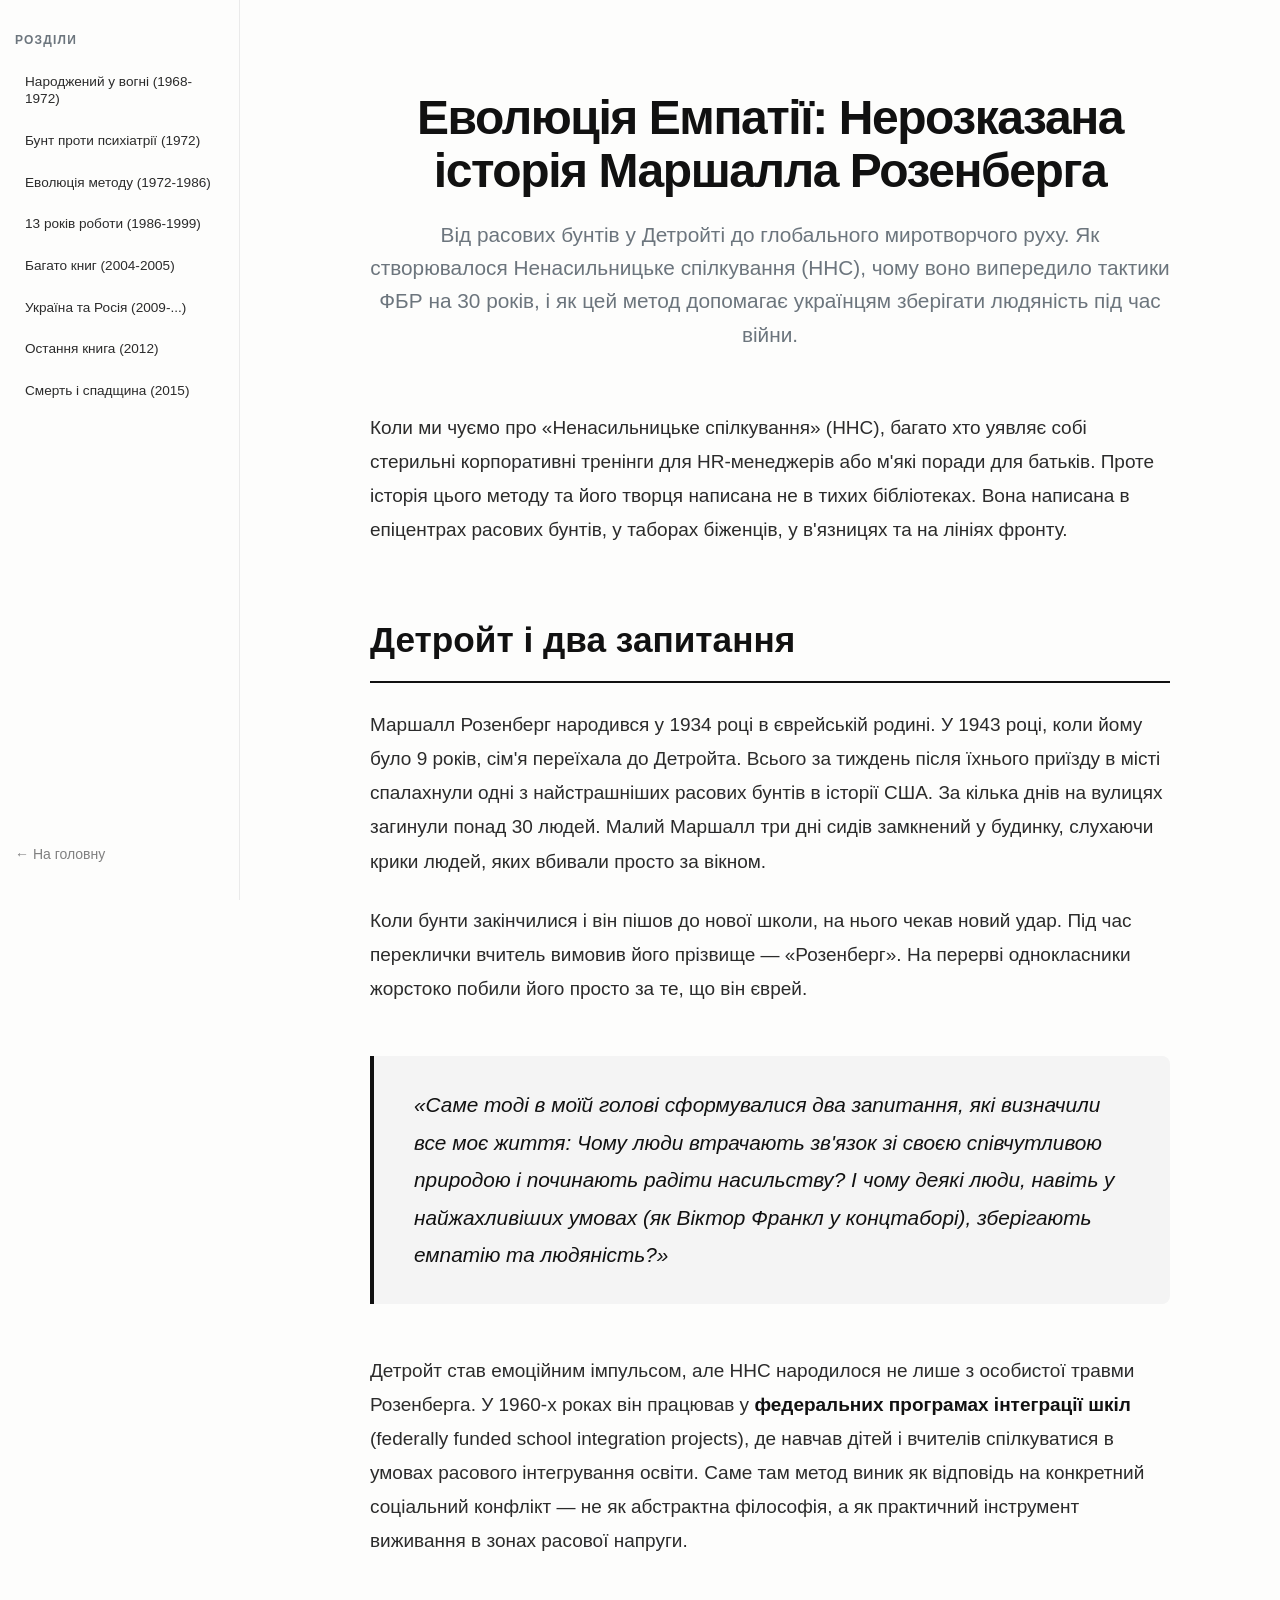
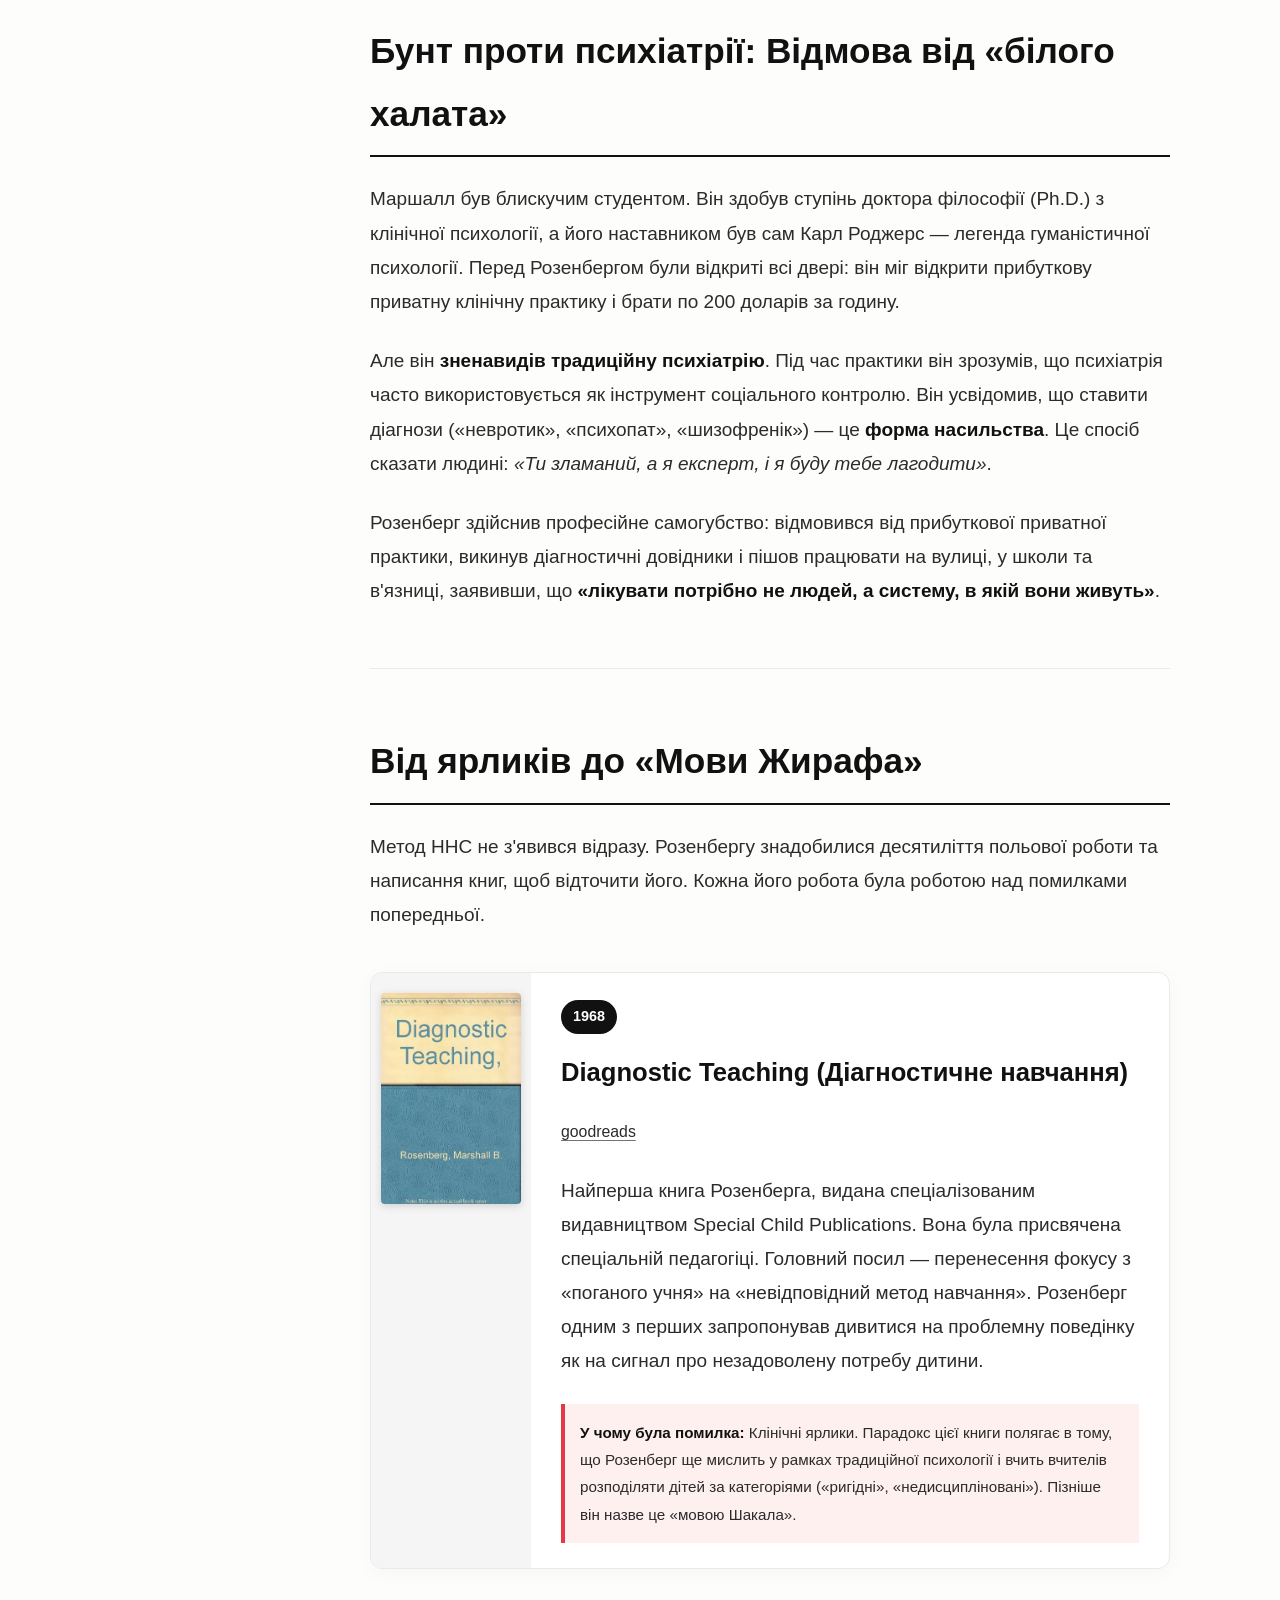
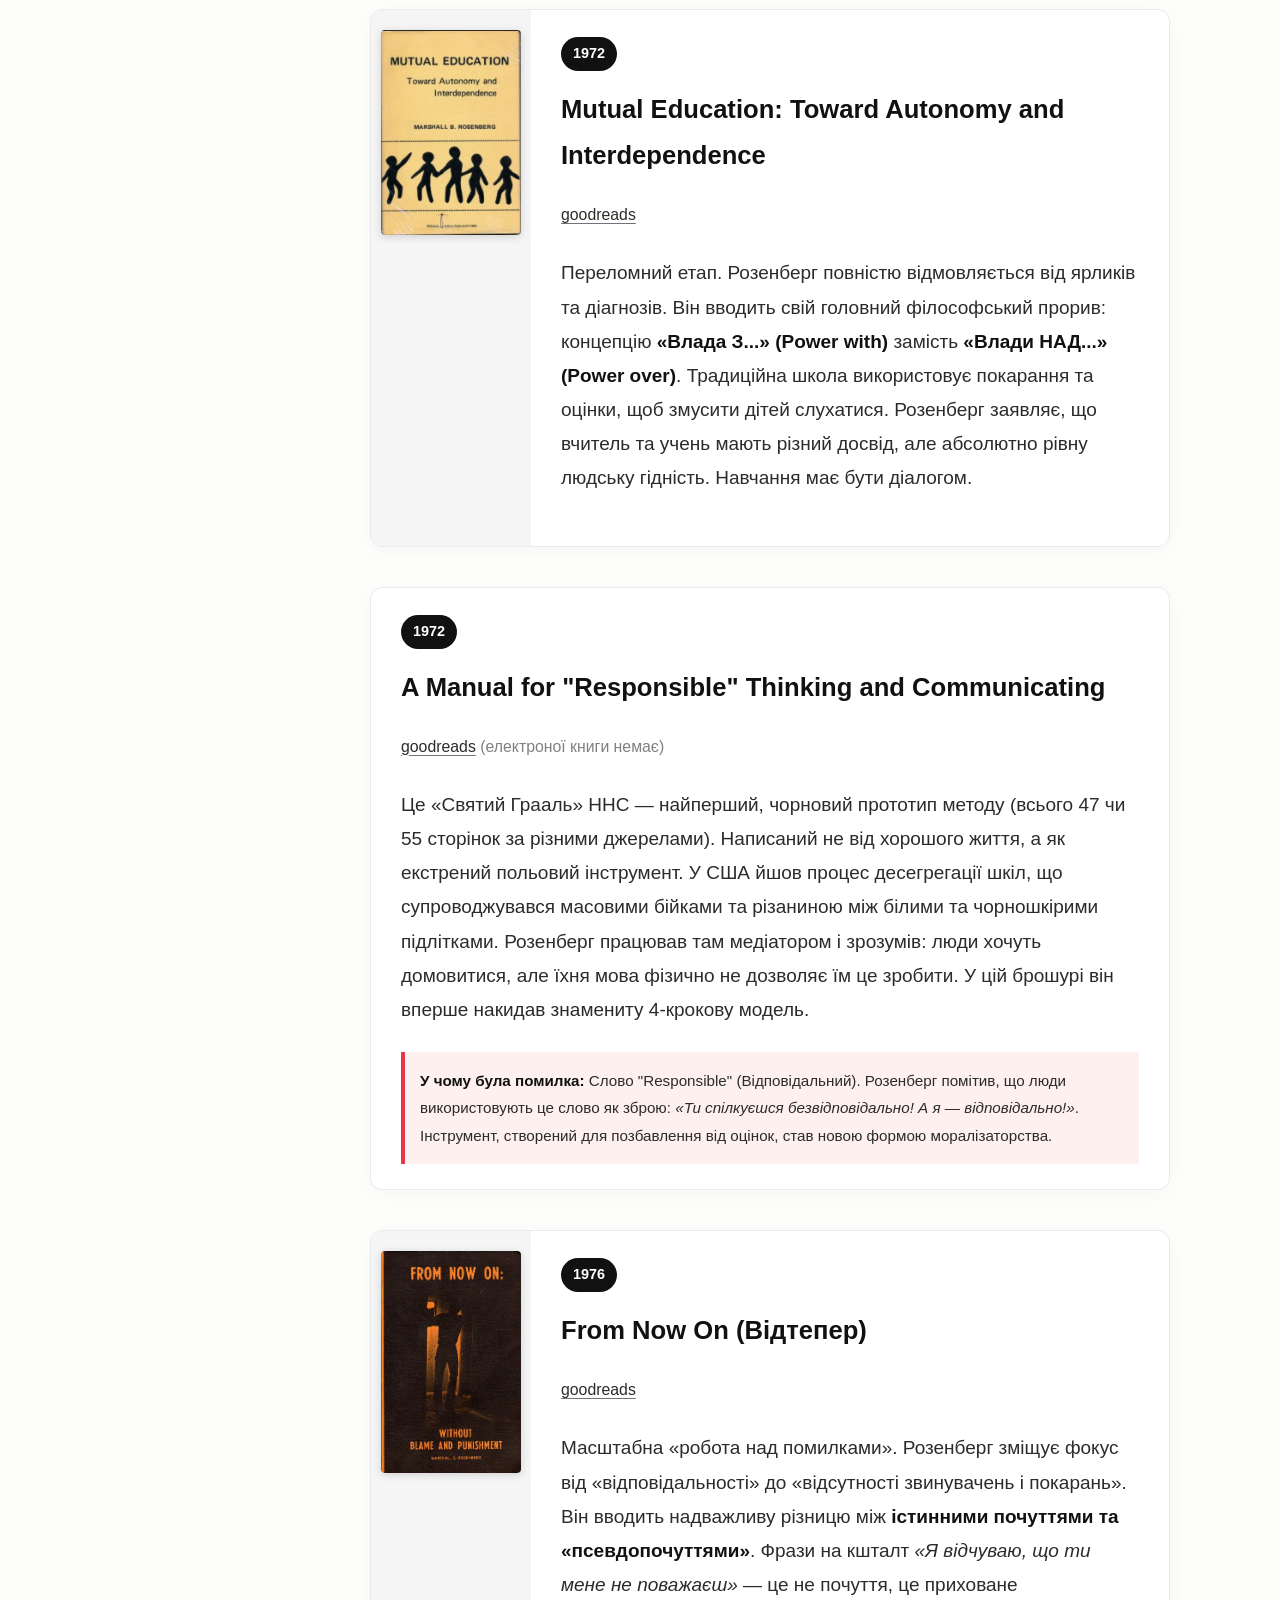
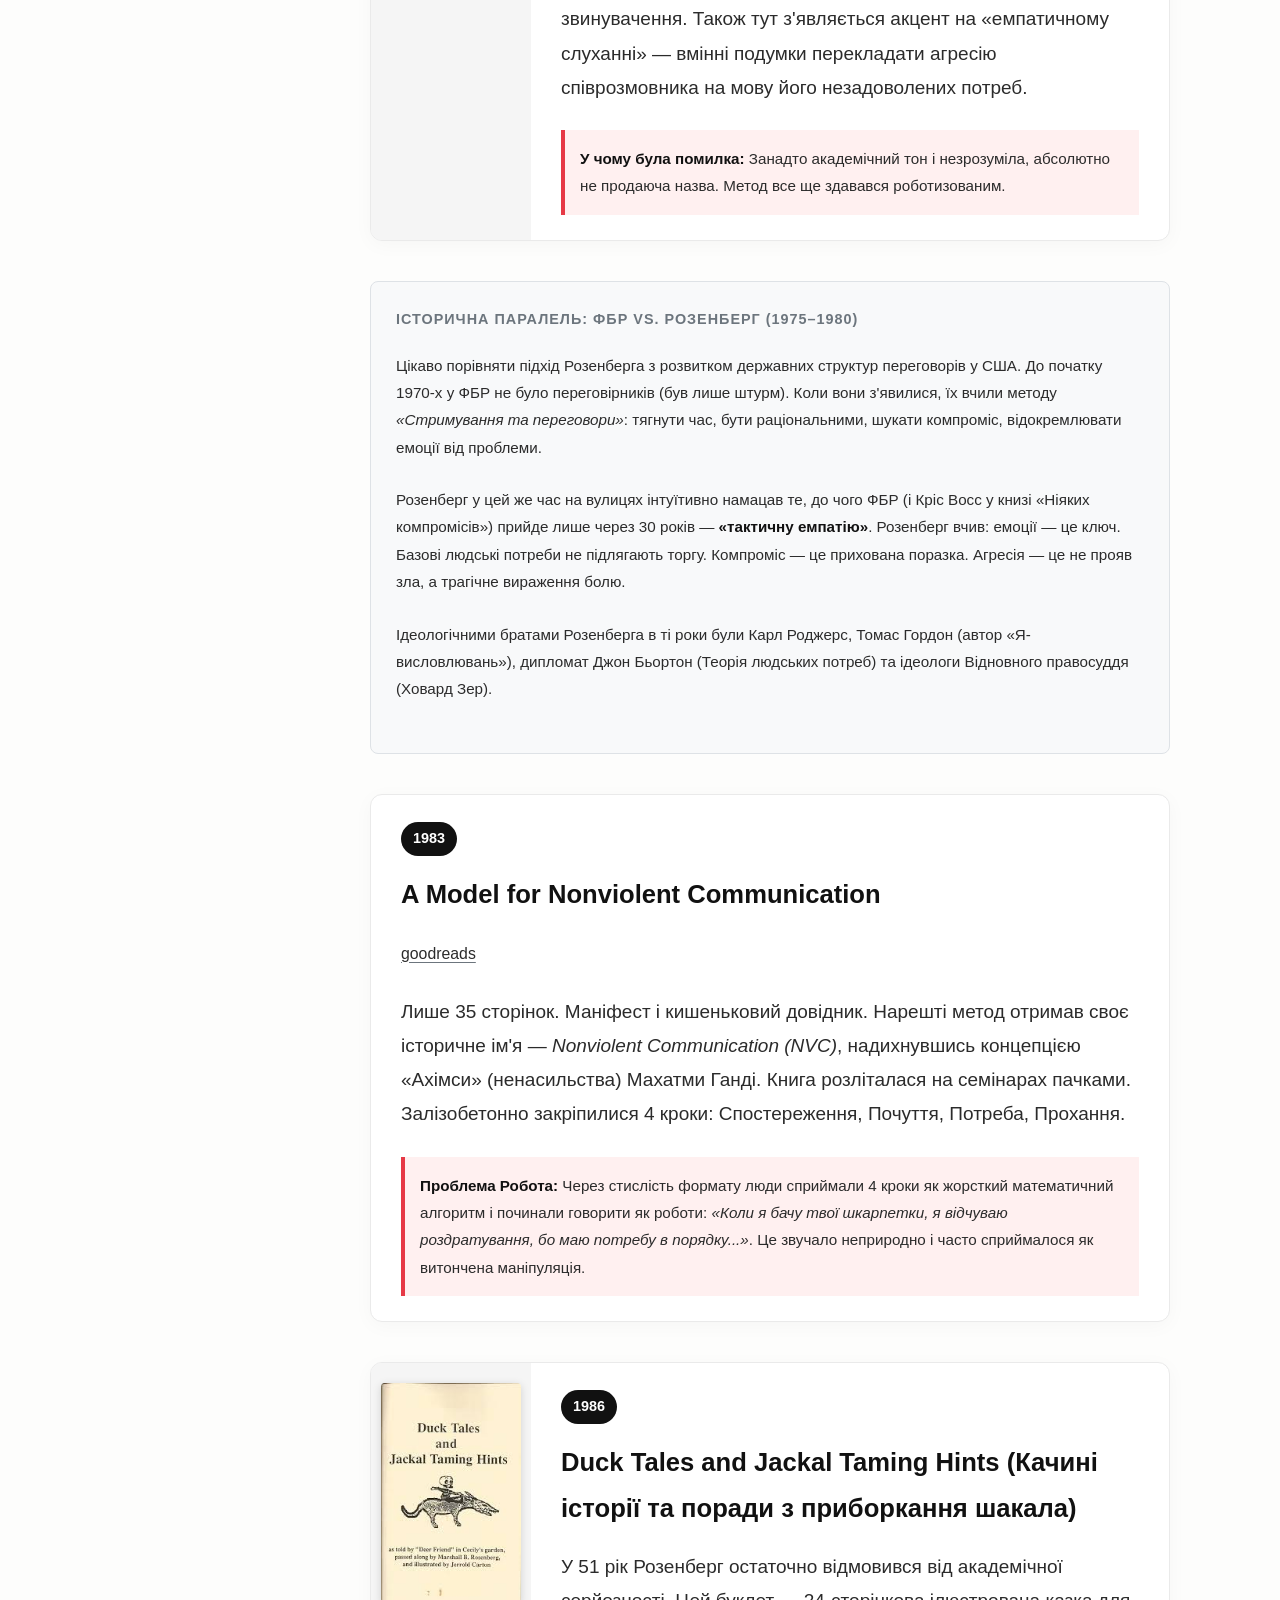
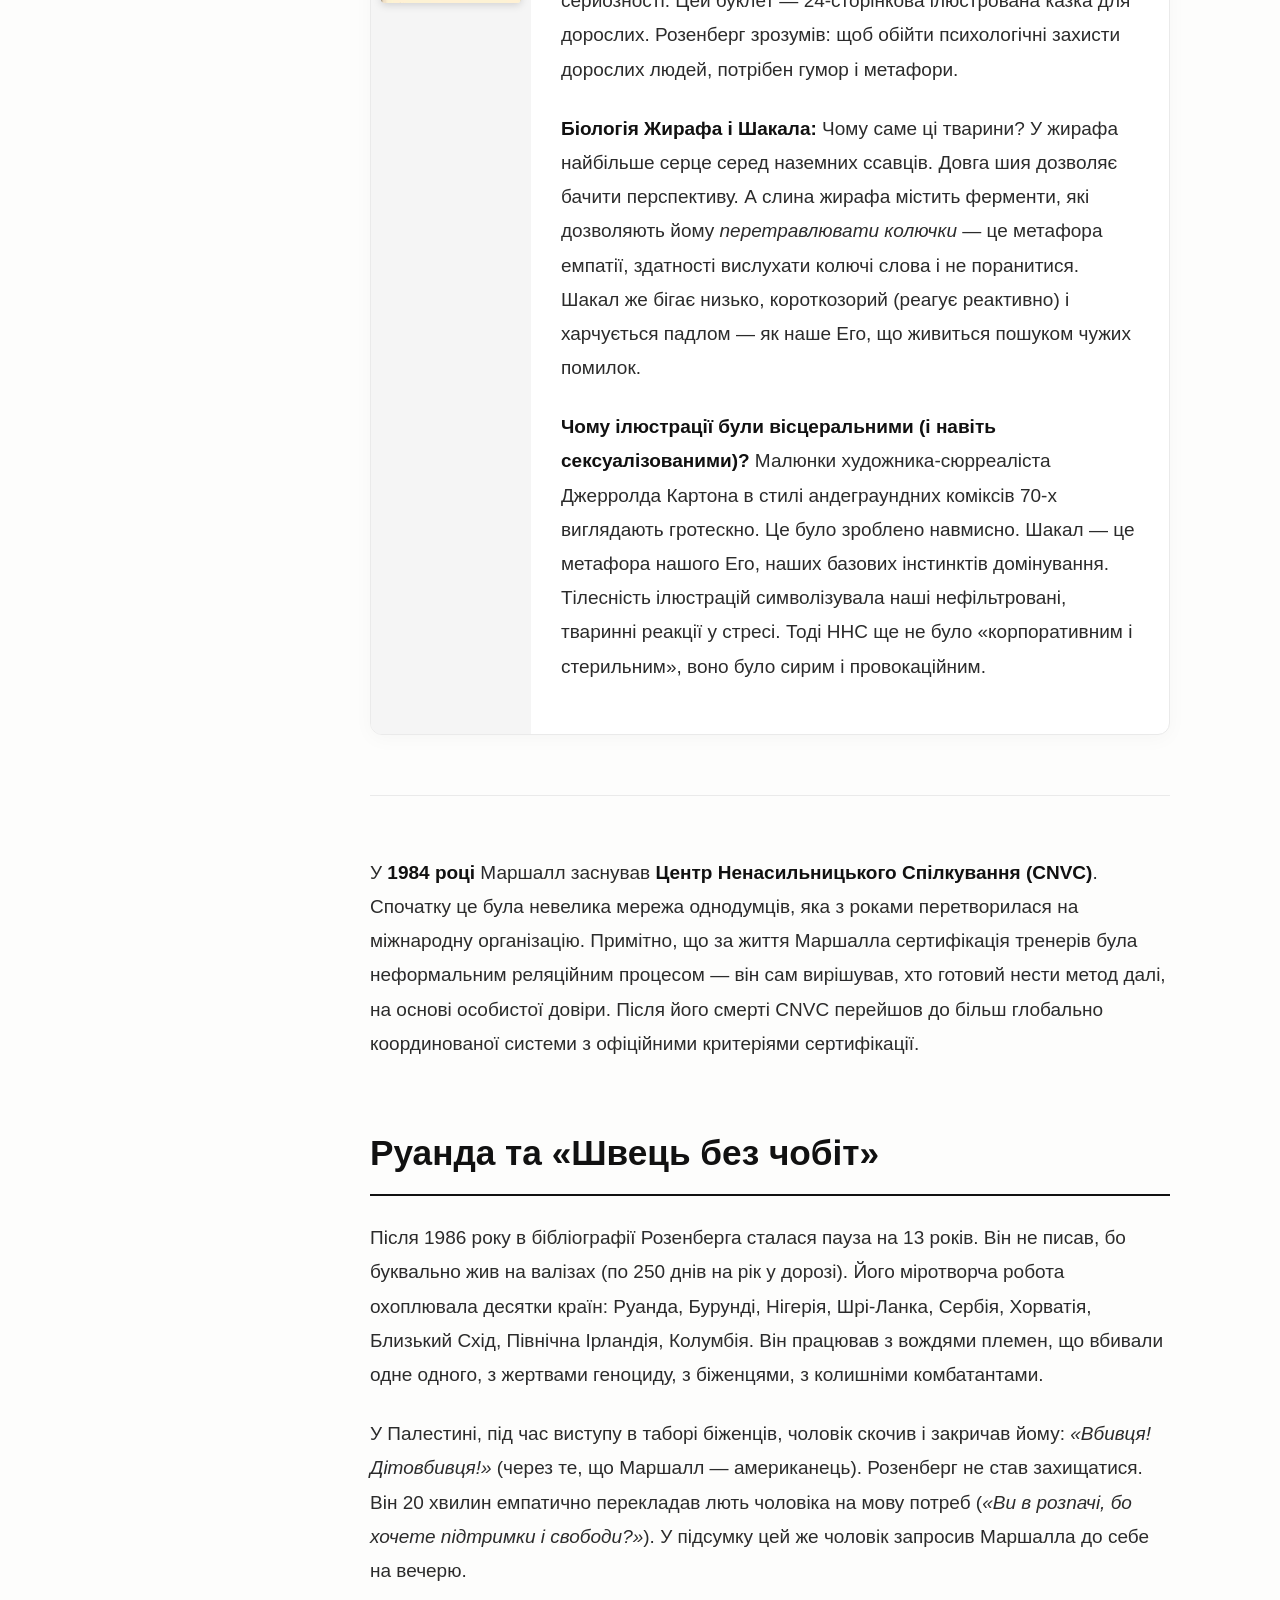
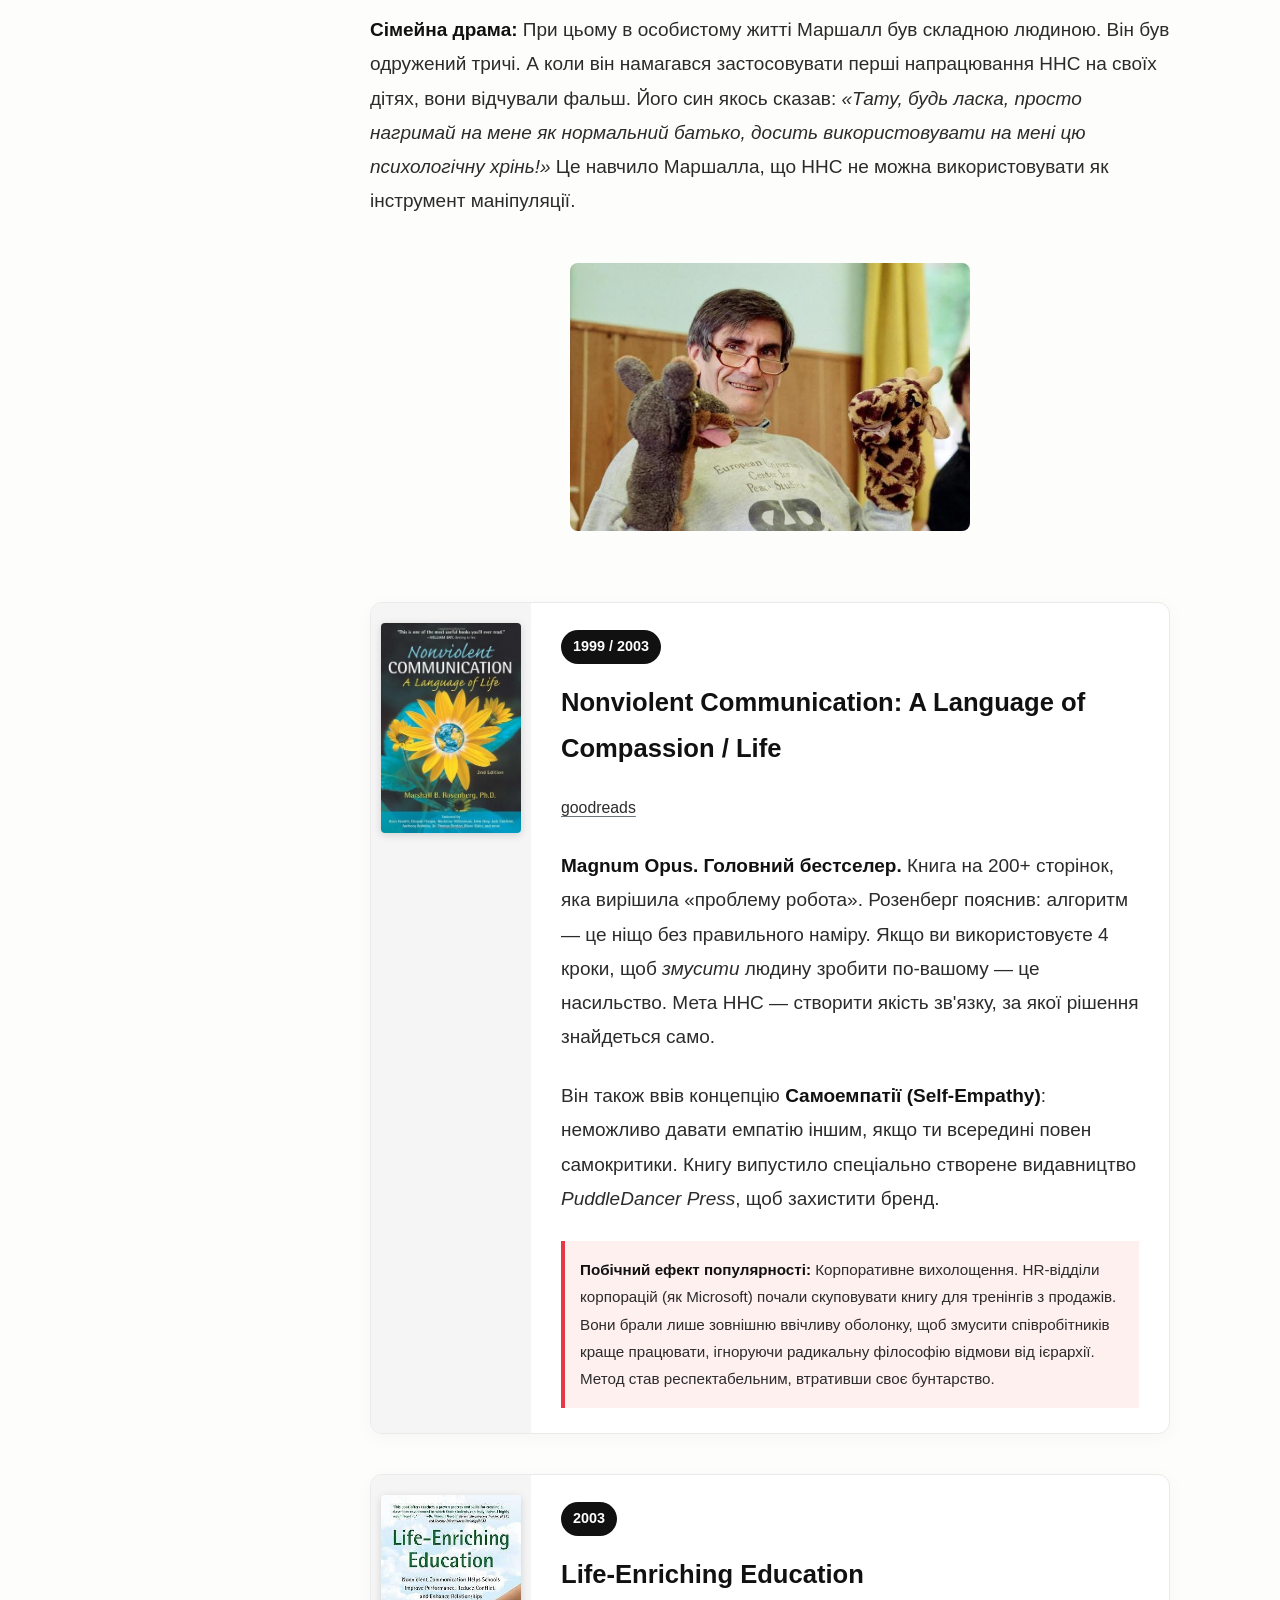
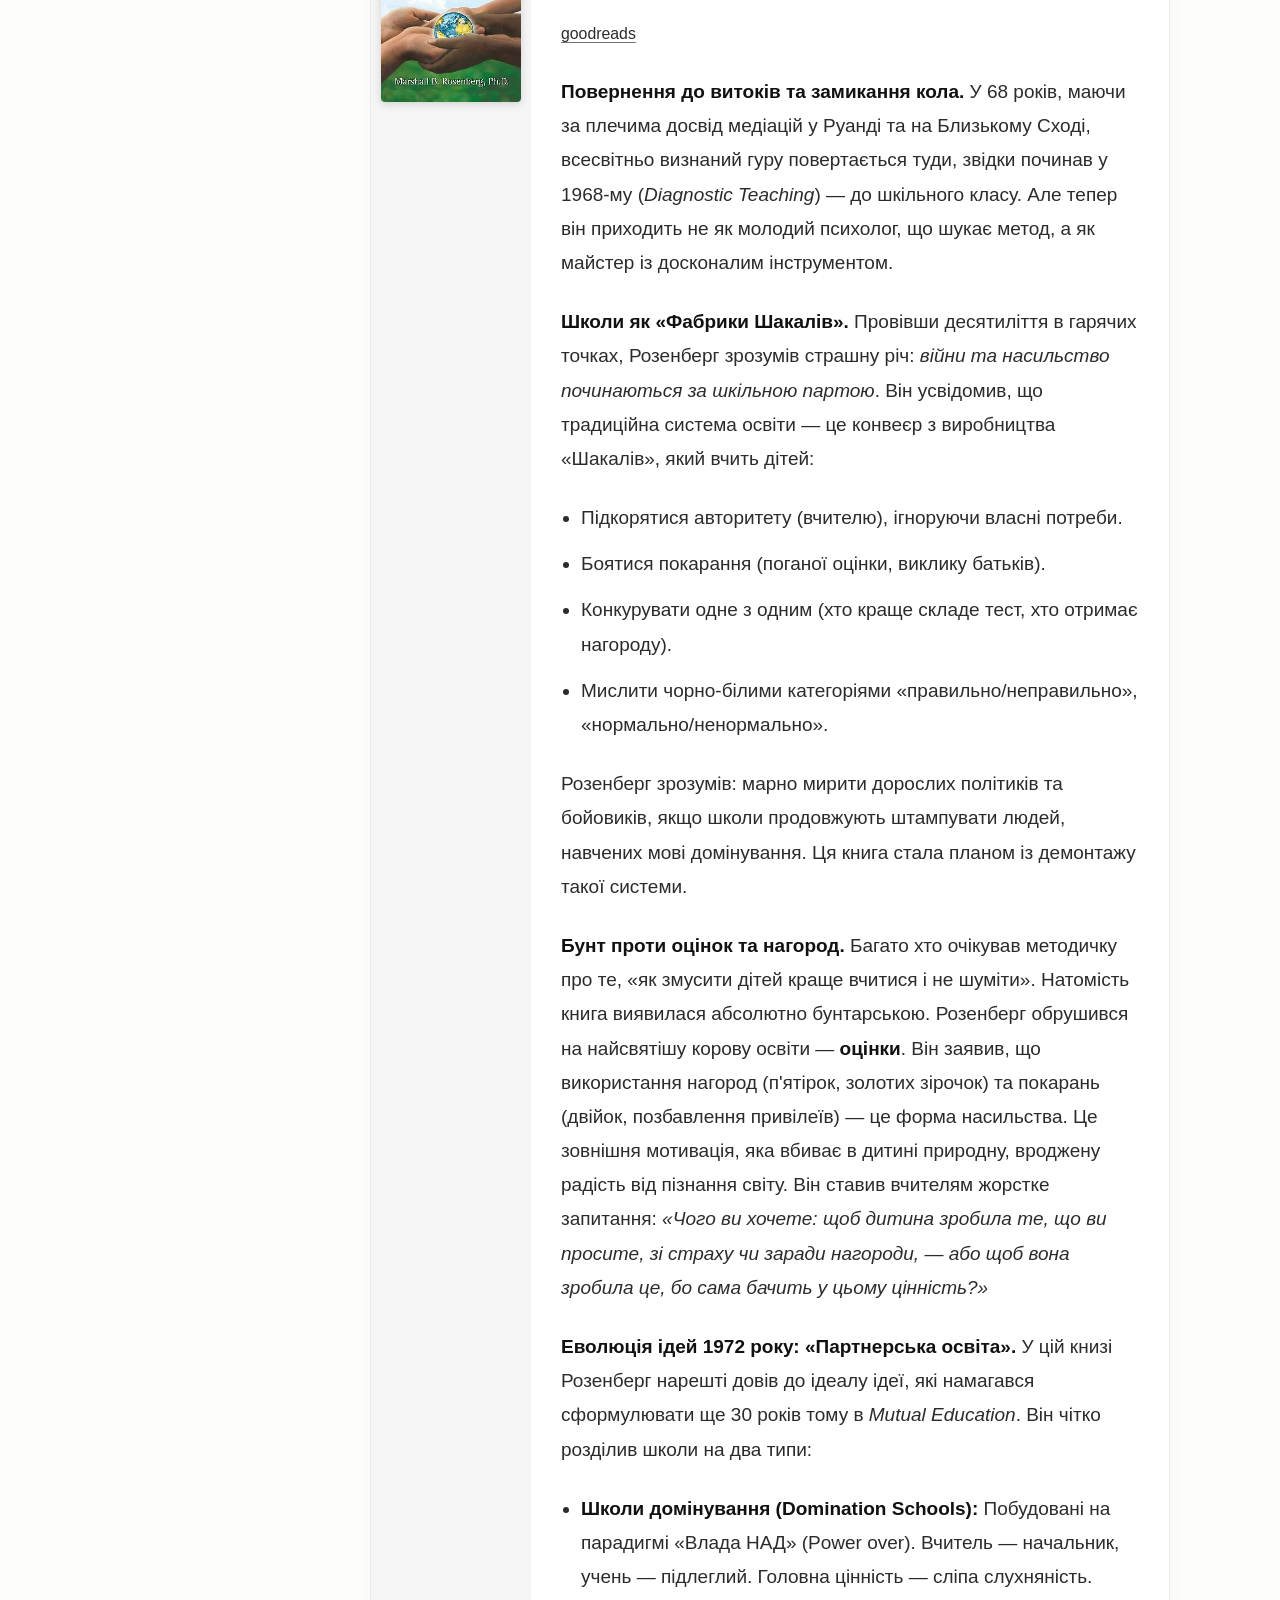
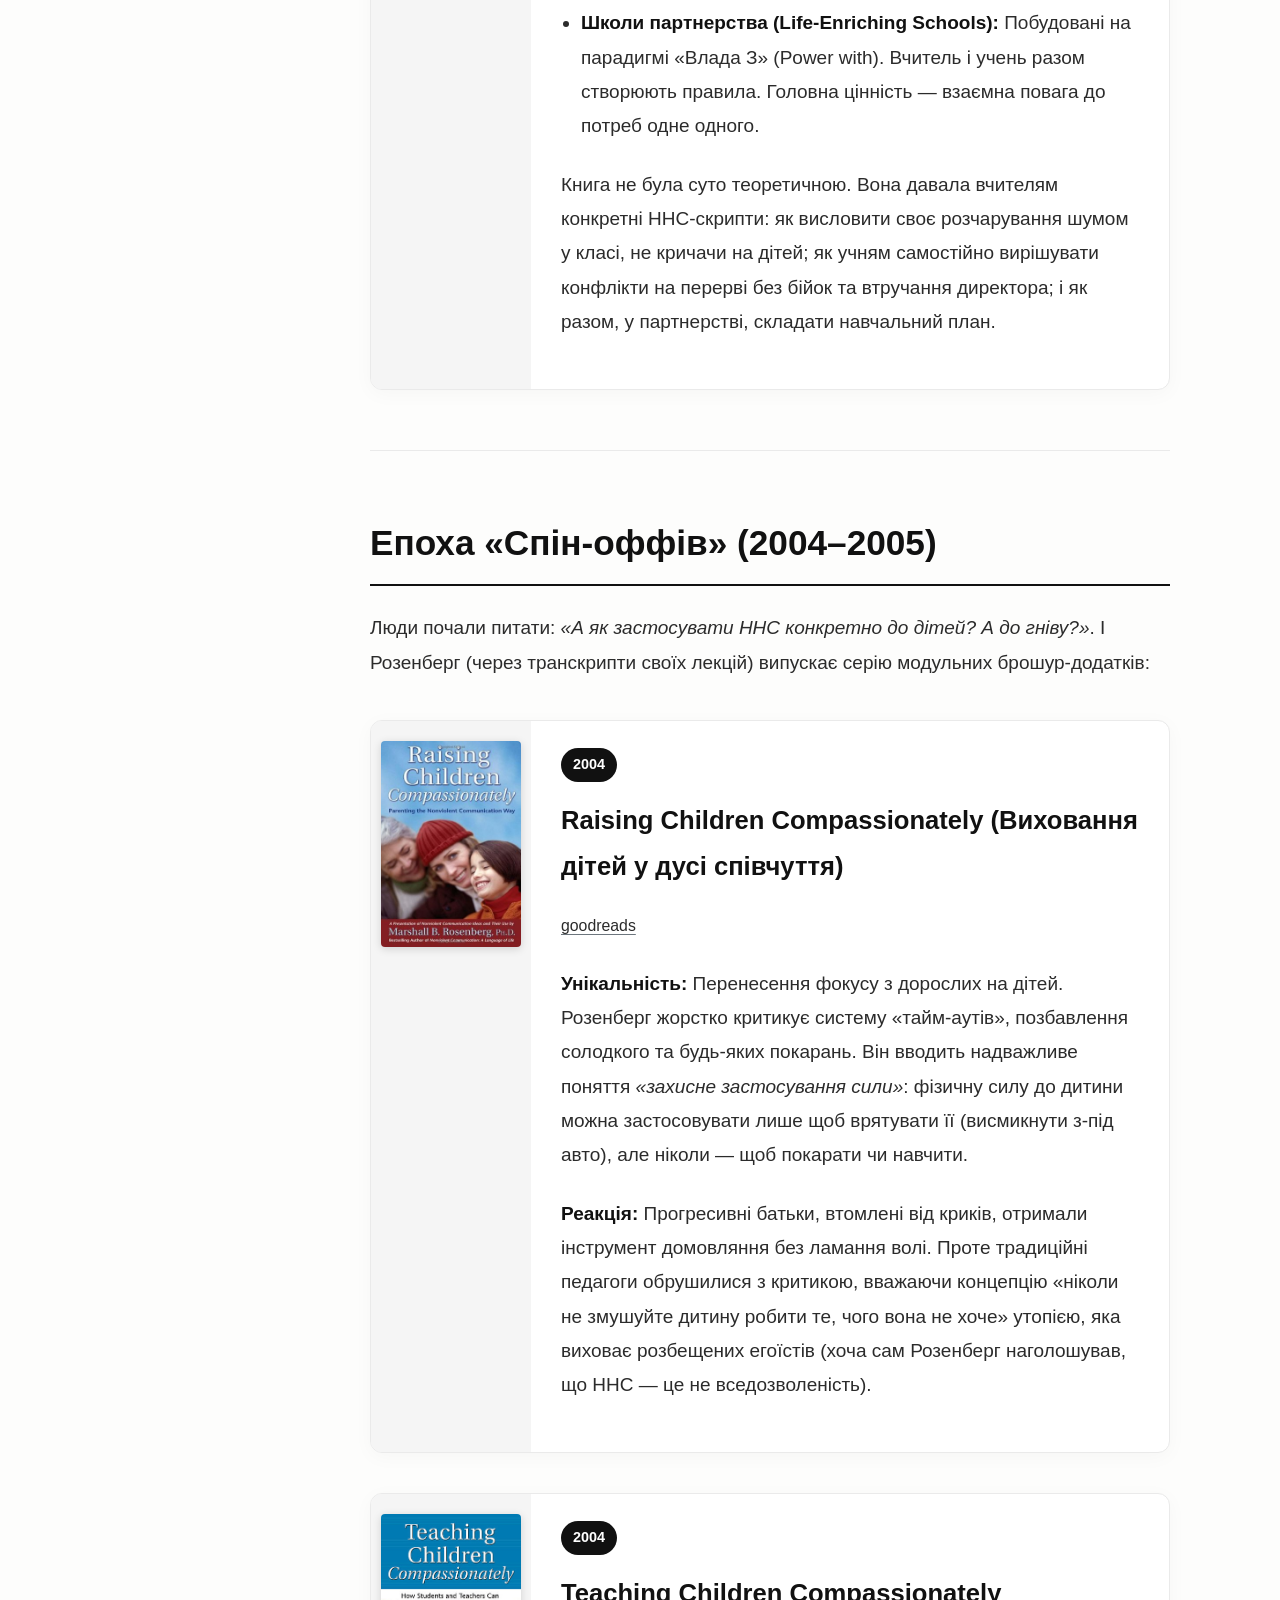
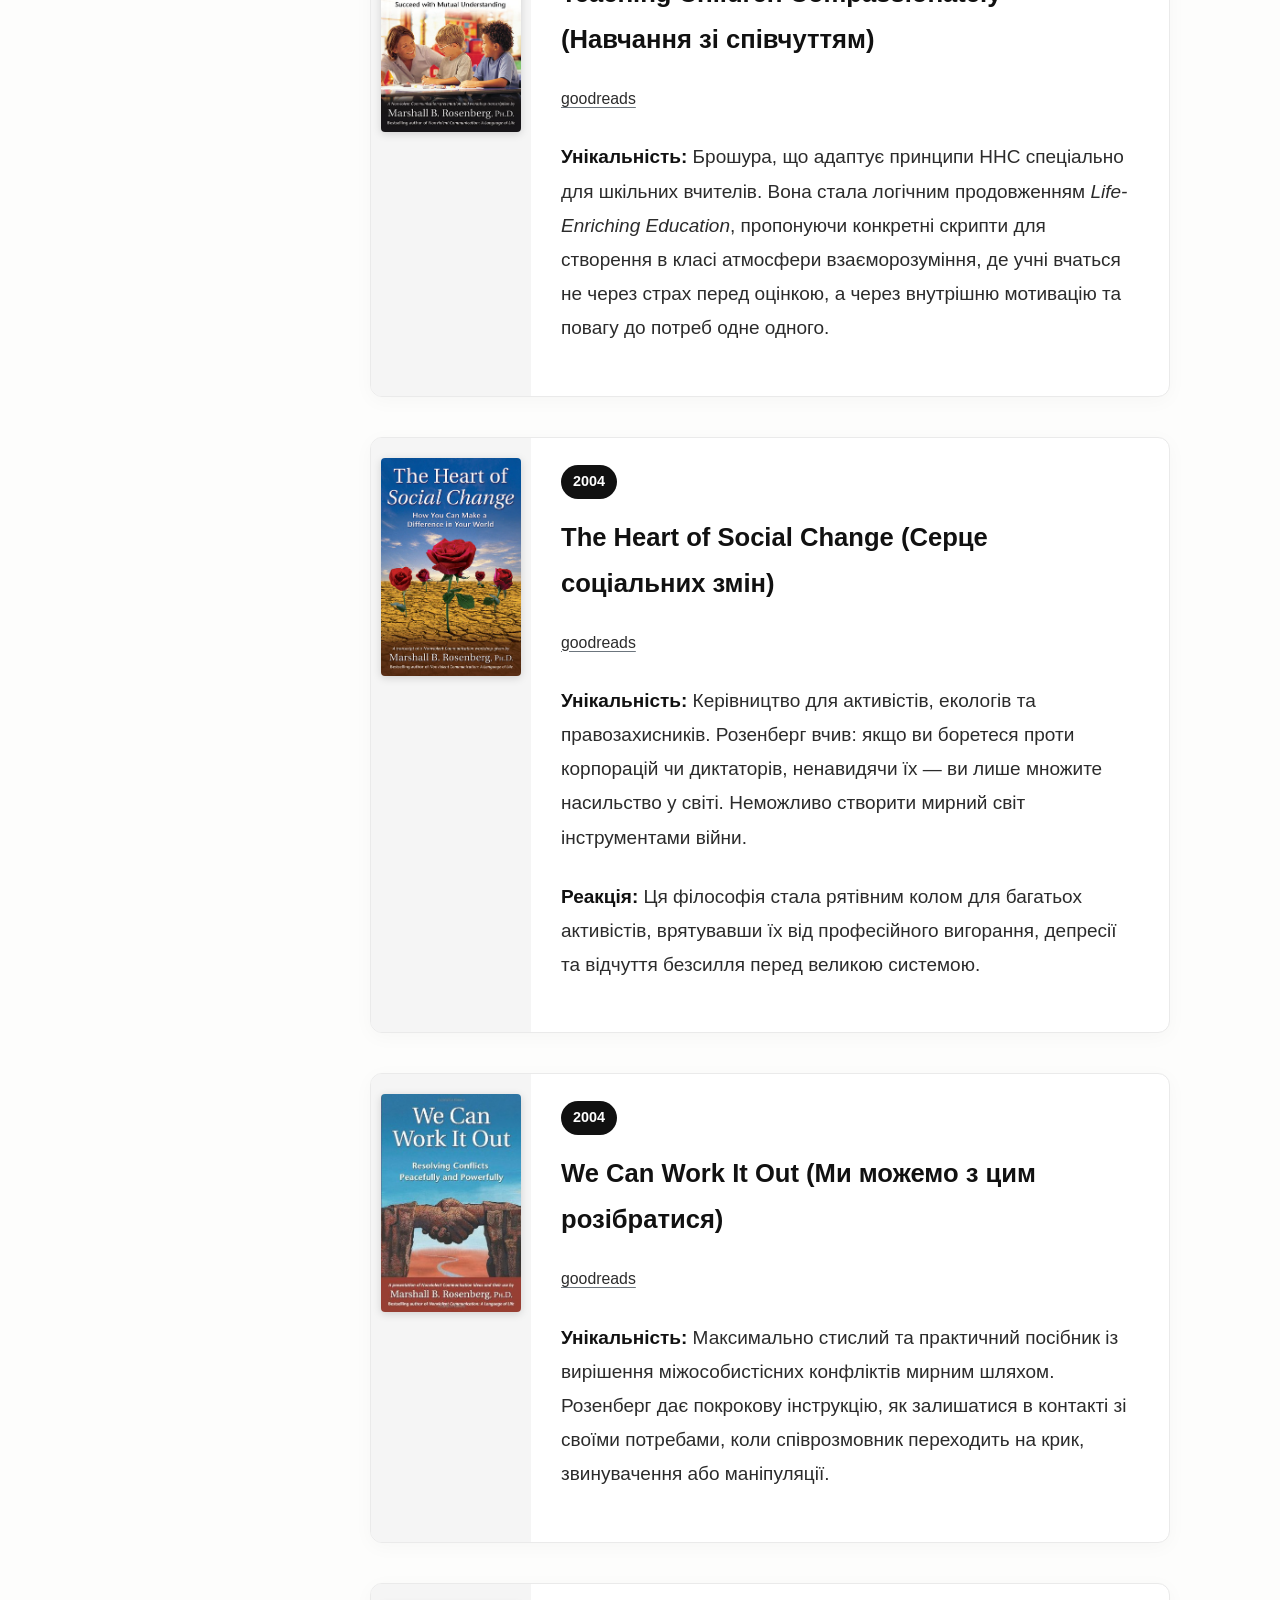
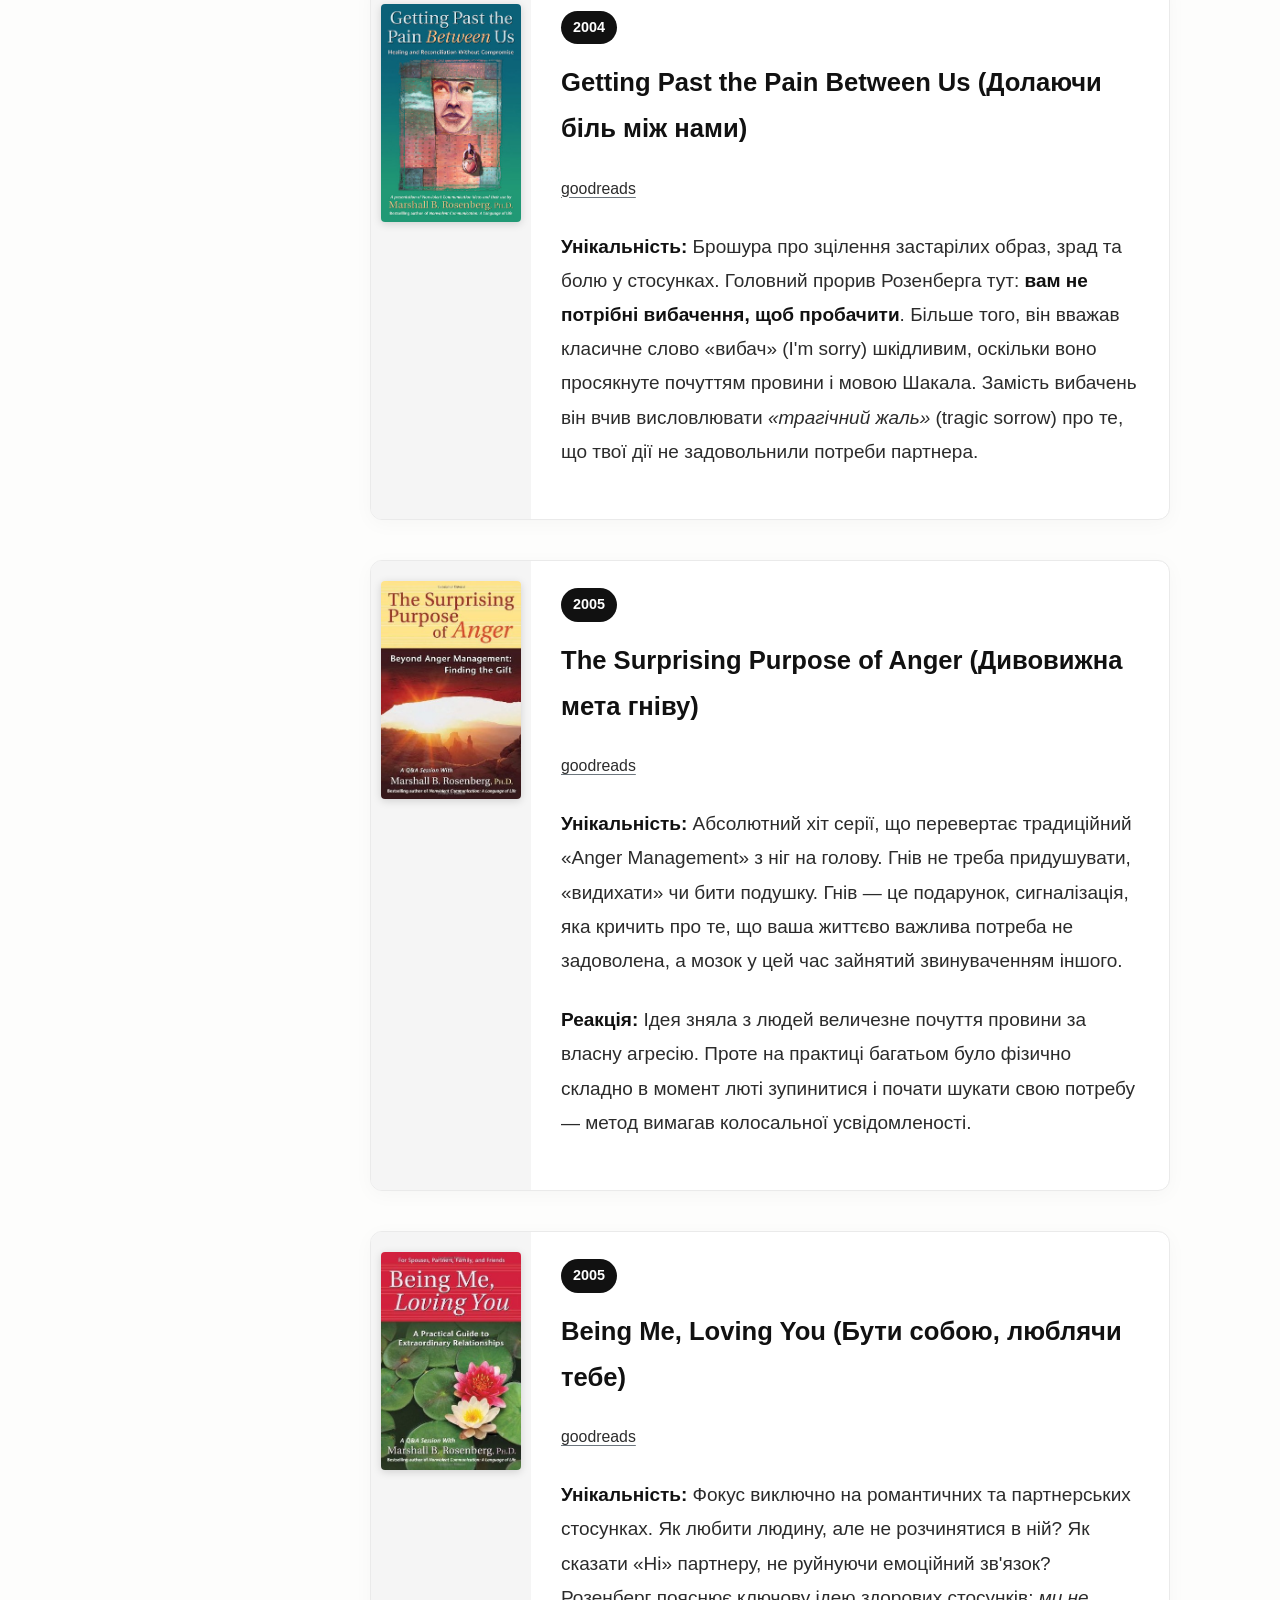
<file: rosenberg/index.html>
<!DOCTYPE html>
<html lang="uk">
<head>
    <meta charset="UTF-8">
    <meta name="viewport" content="width=device-width, initial-scale=1.0">
    <title>Еволюція Емпатії: Повна історія Маршалла Розенберга та Ненасильницького спілкування</title>
    <link rel="stylesheet" href="../styles.css">
    <script src="../active-link.js" defer></script>
</head>
<body>
    <nav class="sidebar">
        <h4>Розділи</h4>
        <ul class="sidebar-nav">
            <li><a href="#part-1">Народжений у вогні (1968-1972)</a></li>
            <li><a href="#part-2">Бунт проти психіатрії (1972)</a></li>
            <li><a href="#part-3">Еволюція методу (1972-1986)</a></li>
            <li><a href="#part-4">13 років роботи (1986-1999)</a></li>
            <li><a href="#part-5">Багато книг (2004-2005)</a></li>
            <li><a href="#part-6">Україна та Росія (2009-...)</a></li>
            <li><a href="#part-7">Остання книга (2012)</a></li>
            <li><a href="#part-8">Смерть і спадщина (2015)</a></li>
        </ul>
        <div class="sidebar-footer"><a href="../" style="color: gray; text-decoration: none; font-size: 14px;">← На головну</a></div>
    </nav>

<div class="container">
    <header>
        <h1>Еволюція Емпатії: Нерозказана історія Маршалла Розенберга</h1>
        <div class="lead">Від расових бунтів у Детройті до глобального миротворчого руху. Як створювалося Ненасильницьке спілкування (ННС), чому воно випередило тактики ФБР на 30 років, і як цей метод допомагає українцям зберігати людяність під час війни.</div>
    </header>

    <article>
        <p>Коли ми чуємо про «Ненасильницьке спілкування» (ННС), багато хто уявляє собі стерильні корпоративні тренінги для HR-менеджерів або м'які поради для батьків. Проте історія цього методу та його творця написана не в тихих бібліотеках. Вона написана в епіцентрах расових бунтів, у таборах біженців, у в'язницях та на лініях фронту.</p>

        <h2 id="part-1">Детройт і два запитання</h2>
        <p>Маршалл Розенберг народився у 1934 році в єврейській родині. У 1943 році, коли йому було 9 років, сім'я переїхала до Детройта. Всього за тиждень після їхнього приїзду в місті спалахнули одні з найстрашніших расових бунтів в історії США. За кілька днів на вулицях загинули понад 30 людей. Малий Маршалл три дні сидів замкнений у будинку, слухаючи крики людей, яких вбивали просто за вікном.</p>
        <p>Коли бунти закінчилися і він пішов до нової школи, на нього чекав новий удар. Під час переклички вчитель вимовив його прізвище — «Розенберг». На перерві однокласники жорстоко побили його просто за те, що він єврей.</p>

        <blockquote>
            «Саме тоді в моїй голові сформувалися два запитання, які визначили все моє життя: Чому люди втрачають зв'язок зі своєю співчутливою природою і починають радіти насильству? І чому деякі люди, навіть у найжахливіших умовах (як Віктор Франкл у концтаборі), зберігають емпатію та людяність?»
        </blockquote>

        <p>Детройт став емоційним імпульсом, але ННС народилося не лише з особистої травми Розенберга. У 1960-х роках він працював у <strong>федеральних програмах інтеграції шкіл</strong> (federally funded school integration projects), де навчав дітей і вчителів спілкуватися в умовах расового інтегрування освіти. Саме там метод виник як відповідь на конкретний соціальний конфлікт — не як абстрактна філософія, а як практичний інструмент виживання в зонах расової напруги.</p>

        <h2 id="part-2">Бунт проти психіатрії: Відмова від «білого халата»</h2>
        <p>Маршалл був блискучим студентом. Він здобув ступінь доктора філософії (Ph.D.) з клінічної психології, а його наставником був сам Карл Роджерс — легенда гуманістичної психології. Перед Розенбергом були відкриті всі двері: він міг відкрити прибуткову приватну клінічну практику і брати по 200 доларів за годину.</p>
        <p>Але він <strong>зненавидів традиційну психіатрію</strong>. Під час практики він зрозумів, що психіатрія часто використовується як інструмент соціального контролю. Він усвідомив, що ставити діагнози («невротик», «психопат», «шизофренік») — це <strong>форма насильства</strong>. Це спосіб сказати людині: <em>«Ти зламаний, а я експерт, і я буду тебе лагодити»</em>.</p>
        <p>Розенберг здійснив професійне самогубство: відмовився від прибуткової приватної практики, викинув діагностичні довідники і пішов працювати на вулиці, у школи та в'язниці, заявивши, що <strong>«лікувати потрібно не людей, а систему, в якій вони живуть»</strong>.</p>

        <hr>

        <h2 id="part-3">Від ярликів до «Мови Жирафа»</h2>
        <p>Метод ННС не з'явився відразу. Розенбергу знадобилися десятиліття польової роботи та написання книг, щоб відточити його. Кожна його робота була роботою над помилками попередньої.</p>

        <div class="book-card">
            <div class="book-cover">
                <img src="img/diagnostic-teaching.jpg" alt="Diagnostic Teaching">
            </div>
            <div class="book-content">
                <span class="book-year">1968</span>
                <h3 class="book-title">Diagnostic Teaching (Діагностичне навчання)</h3>
                <p class="goodreads-link"><small><a href="https://www.goodreads.com/book/show/15497770-diagnostic-teaching" target="_blank">goodreads</a></small></p>
                <p>Найперша книга Розенберга, видана спеціалізованим видавництвом Special Child Publications. Вона була присвячена спеціальній педагогіці. Головний посил — перенесення фокусу з «поганого учня» на «невідповідний метод навчання». Розенберг одним з перших запропонував дивитися на проблемну поведінку як на сигнал про незадоволену потребу дитини.</p>
                <div class="book-flaw">
                    <strong>У чому була помилка:</strong> Клінічні ярлики. Парадокс цієї книги полягає в тому, що Розенберг ще мислить у рамках традиційної психології і вчить вчителів розподіляти дітей за категоріями («ригідні», «недисципліновані»). Пізніше він назве це «мовою Шакала».
                </div>
            </div>
        </div>

        <div class="book-card">
            <div class="book-cover">
                <img src="img/mutual-education.jpg" alt="Mutual Education">
            </div>
            <div class="book-content">
                <span class="book-year">1972</span>
                <h3 class="book-title">Mutual Education: Toward Autonomy and Interdependence</h3>
                <p class="goodreads-link"><small><a href="https://www.goodreads.com/book/show/4988591-mutual-education-toward-autonomy-and-interdependence" target="_blank">goodreads</a></small></p>
                <p>Переломний етап. Розенберг повністю відмовляється від ярликів та діагнозів. Він вводить свій головний філософський прорив: концепцію <strong>«Влада З...» (Power with)</strong> замість <strong>«Влади НАД...» (Power over)</strong>. Традиційна школа використовує покарання та оцінки, щоб змусити дітей слухатися. Розенберг заявляє, що вчитель та учень мають різний досвід, але абсолютно рівну людську гідність. Навчання має бути діалогом.</p>
            </div>
        </div>

        <div class="book-card">
            <div class="book-content">
                <span class="book-year">1972</span>
                <h3 class="book-title">A Manual for "Responsible" Thinking and Communicating</h3>
                <p class="goodreads-link"><small><a href="https://www.goodreads.com/book/show/163698662-a-manual-for-responsible-thinking-and-communicating" target="_blank">goodreads</a> <span style="color: gray">(електроної книги немає)</span></small></p>
                <p>Це «Святий Грааль» ННС — найперший, чорновий прототип методу (всього 47 чи 55 сторінок за різними джерелами). Написаний не від хорошого життя, а як екстрений польовий інструмент. У США йшов процес десегрегації шкіл, що супроводжувався масовими бійками та різаниною між білими та чорношкірими підлітками. Розенберг працював там медіатором і зрозумів: люди хочуть домовитися, але їхня мова фізично не дозволяє їм це зробити. У цій брошурі він вперше накидав знамениту 4-крокову модель.</p>
                <div class="book-flaw">
                    <strong>У чому була помилка:</strong> Слово "Responsible" (Відповідальний). Розенберг помітив, що люди використовують це слово як зброю: <em>«Ти спілкуєшся безвідповідально! А я — відповідально!»</em>. Інструмент, створений для позбавлення від оцінок, став новою формою моралізаторства.
                </div>
            </div>
        </div>

        <div class="book-card">
            <div class="book-cover">
                <img src="img/from-now-on.jpg" alt="From Now On">
            </div>
            <div class="book-content">
                <span class="book-year">1976</span>
                <h3 class="book-title">From Now On (Відтепер)</h3>
                <p class="goodreads-link"><small><a href="https://www.goodreads.com/book/show/163698660-from-now-on" target="_blank">goodreads</a></small></p>
                <p>Масштабна «робота над помилками». Розенберг зміщує фокус від «відповідальності» до «відсутності звинувачень і покарань». Він вводить надважливу різницю між <strong>істинними почуттями та «псевдопочуттями»</strong>. Фрази на кшталт <em>«Я відчуваю, що ти мене не поважаєш»</em> — це не почуття, це приховане звинувачення. Також тут з'являється акцент на «емпатичному слуханні» — вмінні подумки перекладати агресію співрозмовника на мову його незадоволених потреб.</p>
                <div class="book-flaw">
                    <strong>У чому була помилка:</strong> Занадто академічний тон і незрозуміла, абсолютно не продаюча назва. Метод все ще здавався роботизованим.
                </div>
            </div>
        </div>

        <div class="historical-context">
            <h4>Історична паралель: ФБР vs. Розенберг (1975–1980)</h4>
            <p>Цікаво порівняти підхід Розенберга з розвитком державних структур переговорів у США. До початку 1970-х у ФБР не було переговірників (був лише штурм). Коли вони з'явилися, їх вчили методу <em>«Стримування та переговори»</em>: тягнути час, бути раціональними, шукати компроміс, відокремлювати емоції від проблеми.</p>
            <p>Розенберг у цей же час на вулицях інтуїтивно намацав те, до чого ФБР (і Кріс Восс у книзі «Ніяких компромісів») прийде лише через 30 років — <strong>«тактичну емпатію»</strong>. Розенберг вчив: емоції — це ключ. Базові людські потреби не підлягають торгу. Компроміс — це прихована поразка. Агресія — це не прояв зла, а трагічне вираження болю.</p>
            <p>Ідеологічними братами Розенберга в ті роки були Карл Роджерс, Томас Гордон (автор «Я-висловлювань»), дипломат Джон Бьортон (Теорія людських потреб) та ідеологи Відновного правосуддя (Ховард Зер).</p>
        </div>

        <div class="book-card">
            <div class="book-content">
                <span class="book-year">1983</span>
                <h3 class="book-title">A Model for Nonviolent Communication</h3>
                <p class="goodreads-link"><small><a href="https://www.goodreads.com/book/show/3100546-a-model-for-nonviolent-communication" target="_blank">goodreads</a></small></p>
                <p>Лише 35 сторінок. Маніфест і кишеньковий довідник. Нарешті метод отримав своє історичне ім'я — <em>Nonviolent Communication (NVC)</em>, надихнувшись концепцією «Ахімси» (ненасильства) Махатми Ганді. Книга розліталася на семінарах пачками. Залізобетонно закріпилися 4 кроки: Спостереження, Почуття, Потреба, Прохання.</p>
                <div class="book-flaw">
                    <strong>Проблема Робота:</strong> Через стислість формату люди сприймали 4 кроки як жорсткий математичний алгоритм і починали говорити як роботи: <em>«Коли я бачу твої шкарпетки, я відчуваю роздратування, бо маю потребу в порядку...»</em>. Це звучало неприродно і часто сприймалося як витончена маніпуляція.
                </div>
            </div>
        </div>

        <div class="book-card">
            <div class="book-cover">
                <img src="img/duck-tales.jpg" alt="Duck Tales">
            </div>
            <div class="book-content">
                <span class="book-year">1986</span>
                <h3 class="book-title">Duck Tales and Jackal Taming Hints (Качині історії та поради з приборкання шакала)</h3>
                <p>У 51 рік Розенберг остаточно відмовився від академічної серйозності. Цей буклет — 24-сторінкова ілюстрована казка для дорослих. Розенберг зрозумів: щоб обійти психологічні захисти дорослих людей, потрібен гумор і метафори.</p>
                <p><strong>Біологія Жирафа і Шакала:</strong> Чому саме ці тварини? У жирафа найбільше серце серед наземних ссавців. Довга шия дозволяє бачити перспективу. А слина жирафа містить ферменти, які дозволяють йому <em>перетравлювати колючки</em> — це метафора емпатії, здатності вислухати колючі слова і не поранитися. Шакал же бігає низько, короткозорий (реагує реактивно) і харчується падлом — як наше Его, що живиться пошуком чужих помилок.</p>
                <p><strong>Чому ілюстрації були вісцеральними (і навіть сексуалізованими)?</strong> Малюнки художника-сюрреаліста Джерролда Картона в стилі андеграундних коміксів 70-х виглядають гротескно. Це було зроблено навмисно. Шакал — це метафора нашого Его, наших базових інстинктів домінування. Тілесність ілюстрацій символізувала наші нефільтровані, тваринні реакції у стресі. Тоді ННС ще не було «корпоративним і стерильним», воно було сирим і провокаційним.</p>
            </div>
        </div>

        <hr>

        <p>У <strong>1984 році</strong> Маршалл заснував <strong>Центр Ненасильницького Спілкування (CNVC)</strong>. Спочатку це була невелика мережа однодумців, яка з роками перетворилася на міжнародну організацію. Примітно, що за життя Маршалла сертифікація тренерів була неформальним реляційним процесом — він сам вирішував, хто готовий нести метод далі, на основі особистої довіри. Після його смерті CNVC перейшов до більш глобально координованої системи з офіційними критеріями сертифікації.</p>

        <h2 id="part-4">Руанда та «Швець без чобіт»</h2>
        <p>Після 1986 року в бібліографії Розенберга сталася пауза на 13 років. Він не писав, бо буквально жив на валізах (по 250 днів на рік у дорозі). Його міротворча робота охоплювала десятки країн: Руанда, Бурунді, Нігерія, Шрі-Ланка, Сербія, Хорватія, Близький Схід, Північна Ірландія, Колумбія. Він працював з вождями племен, що вбивали одне одного, з жертвами геноциду, з біженцями, з колишніми комбатантами.</p>
        
        <p>У Палестині, під час виступу в таборі біженців, чоловік скочив і закричав йому: <em>«Вбивця! Дітовбивця!»</em> (через те, що Маршалл — американець). Розенберг не став захищатися. Він 20 хвилин емпатично перекладав лють чоловіка на мову потреб (<em>«Ви в розпачі, бо хочете підтримки і свободи?»</em>). У підсумку цей же чоловік запросив Маршалла до себе на вечерю.</p>

        <p><strong>Сімейна драма:</strong> При цьому в особистому житті Маршалл був складною людиною. Він був одружений тричі. А коли він намагався застосовувати перші напрацювання ННС на своїх дітях, вони відчували фальш. Його син якось сказав: <em>«Тату, будь ласка, просто нагримай на мене як нормальний батько, досить використовувати на мені цю психологічну хрінь!»</em> Це навчило Маршалла, що ННС не можна використовувати як інструмент маніпуляції.</p>

        <center>
            <img src="img/rosenberg_1990.jpg" alt="Маршалл Розенберг" style="width: 100%; max-width: 400px; border-radius: 8px; margin: 20px 0;">
        </center>

        <div class="book-card">
            <div class="book-cover">
                <img src="img/nonviolent-communication.jpg" alt="Nonviolent Communication">
            </div>
            <div class="book-content">
                <span class="book-year">1999 / 2003</span>
                <h3 class="book-title">Nonviolent Communication: A Language of Compassion / Life</h3>
                <p class="goodreads-link"><small><a href="https://www.goodreads.com/book/show/71730.Nonviolent_Communication" target="_blank">goodreads</a></small></p>
                <p><strong>Magnum Opus. Головний бестселер.</strong> Книга на 200+ сторінок, яка вирішила «проблему робота». Розенберг пояснив: алгоритм — це ніщо без правильного наміру. Якщо ви використовуєте 4 кроки, щоб <em>змусити</em> людину зробити по-вашому — це насильство. Мета ННС — створити якість зв'язку, за якої рішення знайдеться само.</p>
                <p>Він також ввів концепцію <strong>Самоемпатії (Self-Empathy)</strong>: неможливо давати емпатію іншим, якщо ти всередині повен самокритики. Книгу випустило спеціально створене видавництво <em>PuddleDancer Press</em>, щоб захистити бренд.</p>
                <div class="book-flaw">
                    <strong>Побічний ефект популярності:</strong> Корпоративне вихолощення. HR-відділи корпорацій (як Microsoft) почали скуповувати книгу для тренінгів з продажів. Вони брали лише зовнішню ввічливу оболонку, щоб змусити співробітників краще працювати, ігноруючи радикальну філософію відмови від ієрархії. Метод став респектабельним, втративши своє бунтарство.
                </div>
            </div>
        </div>

        <div class="book-card">
            <div class="book-cover">
                <img src="img/life-enriching-education.jpg" alt="Life-Enriching Education">
            </div>
            <div class="book-content">
                <span class="book-year">2003</span>
                <h3 class="book-title">Life-Enriching Education</h3>
                <p class="goodreads-link"><small><a href="https://www.goodreads.com/book/show/123681.Life_Enriching_Education" target="_blank">goodreads</a></small></p>
                    <p><strong>Повернення до витоків та замикання кола.</strong> У 68 років, маючи за плечима досвід медіацій у Руанді та на Близькому Сході, всесвітньо визнаний гуру повертається туди, звідки починав у 1968-му (<em>Diagnostic Teaching</em>) — до шкільного класу. Але тепер він приходить не як молодий психолог, що шукає метод, а як майстер із досконалим інструментом.</p>
    
                    <p><strong>Школи як «Фабрики Шакалів».</strong> Провівши десятиліття в гарячих точках, Розенберг зрозумів страшну річ: <em>війни та насильство починаються за шкільною партою</em>. Він усвідомив, що традиційна система освіти — це конвеєр з виробництва «Шакалів», який вчить дітей:</p>
                    <ul>
                        <li>Підкорятися авторитету (вчителю), ігноруючи власні потреби.</li>
                        <li>Боятися покарання (поганої оцінки, виклику батьків).</li>
                        <li>Конкурувати одне з одним (хто краще складе тест, хто отримає нагороду).</li>
                        <li>Мислити чорно-білими категоріями «правильно/неправильно», «нормально/ненормально».</li>
                    </ul>
                    <p>Розенберг зрозумів: марно мирити дорослих політиків та бойовиків, якщо школи продовжують штампувати людей, навчених мові домінування. Ця книга стала планом із демонтажу такої системи.</p>

                    <p><strong>Бунт проти оцінок та нагород.</strong> Багато хто очікував методичку про те, «як змусити дітей краще вчитися і не шуміти». Натомість книга виявилася абсолютно бунтарською. Розенберг обрушився на найсвятішу корову освіти — <strong>оцінки</strong>. Він заявив, що використання нагород (п'ятірок, золотих зірочок) та покарань (двійок, позбавлення привілеїв) — це форма насильства. Це зовнішня мотивація, яка вбиває в дитині природну, вроджену радість від пізнання світу. Він ставив вчителям жорстке запитання: <em>«Чого ви хочете: щоб дитина зробила те, що ви просите, зі страху чи заради нагороди, — або щоб вона зробила це, бо сама бачить у цьому цінність?»</em></p>

                    <p><strong>Еволюція ідей 1972 року: «Партнерська освіта».</strong> У цій книзі Розенберг нарешті довів до ідеалу ідеї, які намагався сформулювати ще 30 років тому в <em>Mutual Education</em>. Він чітко розділив школи на два типи:</p>
                    <ul>
                        <li><strong>Школи домінування (Domination Schools):</strong> Побудовані на парадигмі «Влада НАД» (Power over). Вчитель — начальник, учень — підлеглий. Головна цінність — сліпа слухняність.</li>
                        <li><strong>Школи партнерства (Life-Enriching Schools):</strong> Побудовані на парадигмі «Влада З» (Power with). Вчитель і учень разом створюють правила. Головна цінність — взаємна повага до потреб одне одного.</li>
                    </ul>

                    <p>Книга не була суто теоретичною. Вона давала вчителям конкретні ННС-скрипти: як висловити своє розчарування шумом у класі, не кричачи на дітей; як учням самостійно вирішувати конфлікти на перерві без бійок та втручання директора; і як разом, у партнерстві, складати навчальний план.</p>
            </div>
        </div>    

        <hr/>    

        <h2 id="part-5">Епоха «Спін-оффів» (2004–2005)</h2>
        <p>Люди почали питати: <em>«А як застосувати ННС конкретно до дітей? А до гніву?»</em>. І Розенберг (через транскрипти своїх лекцій) випускає серію модульних брошур-додатків:</p>

        <div class="book-card">
            <div class="book-cover">
                <img src="img/raising-children-compassionately.jpg" alt="Raising Children Compassionately">
            </div>
            <div class="book-content">
                <span class="book-year">2004</span>
                <h3 class="book-title">Raising Children Compassionately (Виховання дітей у дусі співчуття)</h3>
                <p class="goodreads-link"><small><a href="https://www.goodreads.com/book/show/71732.Raising_Children_Compassionately" target="_blank">goodreads</a></small></p>
                <p><strong>Унікальність:</strong> Перенесення фокусу з дорослих на дітей. Розенберг жорстко критикує систему «тайм-аутів», позбавлення солодкого та будь-яких покарань. Він вводить надважливе поняття <em>«захисне застосування сили»</em>: фізичну силу до дитини можна застосовувати лише щоб врятувати її (висмикнути з-під авто), але ніколи — щоб покарати чи навчити.</p>
                <p><strong>Реакція:</strong> Прогресивні батьки, втомлені від криків, отримали інструмент домовляння без ламання волі. Проте традиційні педагоги обрушилися з критикою, вважаючи концепцію «ніколи не змушуйте дитину робити те, чого вона не хоче» утопією, яка виховає розбещених егоїстів (хоча сам Розенберг наголошував, що ННС — це не вседозволеність).</p>
            </div>
        </div>

        <div class="book-card">
            <div class="book-cover">
                <img src="img/teaching-children-compassionately.jpg" alt="Teaching Children Compassionately">
            </div>
            <div class="book-content">
                <span class="book-year">2004</span>
                <h3 class="book-title">Teaching Children Compassionately (Навчання зі співчуттям)</h3>
                <p class="goodreads-link"><small><a href="https://www.goodreads.com/book/show/740111.Teaching_Children_Compassionately" target="_blank">goodreads</a></small></p>
                <p><strong>Унікальність:</strong> Брошура, що адаптує принципи ННС спеціально для шкільних вчителів. Вона стала логічним продовженням <em>Life-Enriching Education</em>, пропонуючи конкретні скрипти для створення в класі атмосфери взаєморозуміння, де учні вчаться не через страх перед оцінкою, а через внутрішню мотивацію та повагу до потреб одне одного.</p>
            </div>
        </div>

        <div class="book-card">
            <div class="book-cover">
                <img src="img/the-heart-of-social-change.jpg" alt="The Heart of Social Change">
            </div>
            <div class="book-content">
                <span class="book-year">2004</span>
                <h3 class="book-title">The Heart of Social Change (Серце соціальних змін)</h3>
                <p class="goodreads-link"><small><a href="https://www.goodreads.com/book/show/715967.The_Heart_of_Social_Change" target="_blank">goodreads</a></small></p>
                <p><strong>Унікальність:</strong> Керівництво для активістів, екологів та правозахисників. Розенберг вчив: якщо ви боретеся проти корпорацій чи диктаторів, ненавидячи їх — ви лише множите насильство у світі. Неможливо створити мирний світ інструментами війни.</p>
                <p><strong>Реакція:</strong> Ця філософія стала рятівним колом для багатьох активістів, врятувавши їх від професійного вигорання, депресії та відчуття безсилля перед великою системою.</p>
            </div>
        </div>

        <div class="book-card">
            <div class="book-cover">
                <img src="img/we-can-work-it-out.jpg" alt="We Can Work It Out">
            </div>
            <div class="book-content">
                <span class="book-year">2004</span>
                <h3 class="book-title">We Can Work It Out (Ми можемо з цим розібратися)</h3>
                <p class="goodreads-link"><small><a href="https://www.goodreads.com/book/show/71739.We_Can_Work_It_Out" target="_blank">goodreads</a></small></p>
                <p><strong>Унікальність:</strong> Максимально стислий та практичний посібник із вирішення міжособистісних конфліктів мирним шляхом. Розенберг дає покрокову інструкцію, як залишатися в контакті зі своїми потребами, коли співрозмовник переходить на крик, звинувачення або маніпуляції.</p>
            </div>
        </div>

        <div class="book-card">
            <div class="book-cover">
                <img src="img/getting-past-the-pain-between-us.jpg" alt="Getting Past the Pain Between Us">
            </div>
            <div class="book-content">
                <span class="book-year">2004</span>
                <h3 class="book-title">Getting Past the Pain Between Us (Долаючи біль між нами)</h3>
                <p class="goodreads-link"><small><a href="https://www.goodreads.com/book/show/123680.Getting_Past_the_Pain_Between_Us" target="_blank">goodreads</a></small></p>
                <p><strong>Унікальність:</strong> Брошура про зцілення застарілих образ, зрад та болю у стосунках. Головний прорив Розенберга тут: <strong>вам не потрібні вибачення, щоб пробачити</strong>. Більше того, він вважав класичне слово «вибач» (I'm sorry) шкідливим, оскільки воно просякнуте почуттям провини і мовою Шакала. Замість вибачень він вчив висловлювати <em>«трагічний жаль»</em> (tragic sorrow) про те, що твої дії не задовольнили потреби партнера.</p>
            </div>
        </div>

        <div class="book-card">
            <div class="book-cover">
                <img src="img/the-surprising-purpose-of-anger.jpg" alt="The Surprising Purpose of Anger">
            </div>
            <div class="book-content">
                <span class="book-year">2005</span>
                <h3 class="book-title">The Surprising Purpose of Anger (Дивовижна мета гніву)</h3>
                <p class="goodreads-link"><small><a href="https://www.goodreads.com/book/show/71738.The_Surprising_Purpose_of_Anger" target="_blank">goodreads</a></small></p>
                <p><strong>Унікальність:</strong> Абсолютний хіт серії, що перевертає традиційний «Anger Management» з ніг на голову. Гнів не треба придушувати, «видихати» чи бити подушку. Гнів — це подарунок, сигналізація, яка кричить про те, що ваша життєво важлива потреба не задоволена, а мозок у цей час зайнятий звинуваченням іншого.</p>
                <p><strong>Реакція:</strong> Ідея зняла з людей величезне почуття провини за власну агресію. Проте на практиці багатьом було фізично складно в момент люті зупинитися і почати шукати свою потребу — метод вимагав колосальної усвідомленості.</p>
            </div>
        </div>

        <div class="book-card">
            <div class="book-cover">
                <img src="img/being-me-loving-you.jpg" alt="Being Me, Loving You">
            </div>
            <div class="book-content">
                <span class="book-year">2005</span>
                <h3 class="book-title">Being Me, Loving You (Бути собою, люблячи тебе)</h3>
                <p class="goodreads-link"><small><a href="https://www.goodreads.com/book/show/71737.Being_Me__Loving_You" target="_blank">goodreads</a></small></p>
                <p><strong>Унікальність:</strong> Фокус виключно на романтичних та партнерських стосунках. Як любити людину, але не розчинятися в ній? Як сказати «Ні» партнеру, не руйнуючи емоційний зв'язок? Розенберг пояснює ключову ідею здорових стосунків: <em>ми не несемо відповідальності за емоції нашого партнера</em> (але при цьому глибоко дбаємо про його потреби).</p>
            </div>
        </div>

        <div class="book-card">
            <div class="book-cover">
                <img src="img/practical-spirituality.jpg" alt="Practical Spirituality">
            </div>
            <div class="book-content">
                <span class="book-year">2005</span>
                <h3 class="book-title">Practical Spirituality (Практична духовність)</h3>
                <p class="goodreads-link"><small><a href="https://www.goodreads.com/book/show/123682.Practical_Spirituality" target="_blank">goodreads</a></small></p>
                <p><strong>Унікальність:</strong> Розенберг вперше відкрито і концентровано говорить про релігійно-філософське коріння ННС. Він пояснює, що його метод — це не просто техніка переговорів чи софт-скілл, це духовна практика з'єднання з «Божественною енергією» (енергією безумовної любові та співчуття).</p>
                <p><strong>Реакція:</strong> Ця брошура відлякала корпоративний сектор та переконаних атеїстів. Багатьом бізнес-тренерам довелося свідомо приховувати цю частину філософії Розенберга, щоб метод не виглядав для керівників компаній як «езотерична секта».</p>
            </div>
        </div>

                <hr/>   

        <div class="book-card">
            <div class="book-cover">
                <img src="img/speak-peace.jpg" alt="Speak Peace in a World of Conflict">
            </div>
            <div class="book-content">
                <span class="book-year">2005</span>
                <h3 class="book-title">Speak Peace in a World of Conflict (Говоріть мирно у світі конфліктів)</h3>
                <p class="goodreads-link"><small><a href="https://www.goodreads.com/book/show/598669.Speak_Peace_in_a_World_of_Conflict" target="_blank">goodreads</a></small></p>
                <p><strong>Унікальність:</strong> На відміну від інших брошур, це <em>повноцінна товста книга</em> (близько 200 сторінок). Геополітичний та соціальний маніфест 71-річного Розенберга. Тут він узагальнює свій досвід роботи в Руанді, Сербії, Ізраїлі та показує, як застосовувати ННС на макрорівні: для реформування в'язниць, судів, корпорацій та урядів.</p>
                <p><strong>Реакція:</strong> Книга викликала жорстку критику з боку політологів та класичних переговірників. Розенберга звинувачували в наївності, стверджуючи, що неможливо зупинити терориста чи диктатора, просто «зрозумівши його потреби». Йому закидали, що метод ідеальний для сімейної кухні, але ламається при зіткненні з державним фашизмом або соціопатами, у яких емпатія відсутня на біологічному рівні.</p>
            </div>
        </div>        

<hr>

        <section style="background: #fffde7; padding: 40px 60px; margin: 0 -60px; width: calc(100% + 120px); border-radius: 0;">
        <h2 id="part-6">ННС в Україні та Росії: Від езотерики до окопів</h2>

        <div class="book-card">
            <div class="book-cover">
                <img src="img/nvc_ru_2009.jpg" alt="Ненасильственное общение 2007">
            </div>
            <div class="book-cover">
                <img src="img/nvc_ru_2018.jpg" alt="Ненасильственное общение 2018">
            </div>
            <div class="book-content">
                <span class="book-year">2009</span>
                <h3 class="book-title">Язык жизни. Ненасильственное общение</h3>
                <p class="goodreads-link"><small><a href="https://www.goodreads.com/book/show/53172518" target="_blank">goodreads</a></small></p>
                <p>Перше російське видання вийшло 2009 року (перевидали з 2018 з новим перекладом) у «Софія» — тоді невеликому <a href="https://youcontrol.com.ua/en/catalog/company_details/30308140/" target="_blank">київсько</a>-московському видавництві, що спеціалізувалося на езотеричній літературі та містиці. Це була не масова книга, яка пішла у магазин аудиторії нью-ейджу. Але завдяки піратству файл pdf дозволив багатьом дізнатися про метод.</p>
            </div>
        </div>        

        <p>Маршалл ніколи не був ні в Росії, ні в Україні. Головним «апостолом» методу стала угорська тренерка <strong>Ева Рамбала</strong> (<a href="https://evarambala.com/" target="_blank">evarambala.com</a>), яка роками їздила з семінарами до Києва та Москви, знімаючи з методу езотеричний наліт.</p>

        <center>
            <img src="img/rambala_2019.jpg" alt="Ева Рамбала" style="width: 100%; max-width: 400px; border-radius: 8px; margin: 20px 0;">        
        </center>

        <p><strong>Розходження шляхів (з 2014 року):</strong></p>
        <ul>
            <li><strong>В Росії:</strong> ННС пішло шляхом корпоративного софт-скіллу (для Agile та Scrum-майстрів в IT) та інструменту для прогресивних батьків. Після 2022 року, в умовах тотальної цензури, метод став «внутрішнім бункером» — способом спілкуватися з родичами, отруєними пропагандою, та зберігати власний глузд.</li>
            <li><strong>В Україні:</strong> Революція Гідності та війна вимагали інших рішень. Олена Ганцяк-Каськів (<a href="https://dignityspace.org/team/" target="_blank">ГО «Простір Гідності»</a>) запросила данського медіатора Карла Плеснера. Вони створили <strong>Школу Інженерів Порозуміння (Peace Engineers)</strong>, відправляючи навчених ННС медіаторів у сірі зони, до переселенців та ветеранів.</li>
        </ul>

        <p>Паралельно, величезну роботу з масової освіти взяла на себе команда <strong>Катерини Ясько</strong> (<a href="https://www.empatia.pro/trainers/" target="_blank">ГО «Міжнародний інститут інтегрального розвитку»</a>). Вони створили портал <strong>Empatia.pro</strong> (субдомен <em>nvc.empatia.pro</em> був офіційною сторінкою приїздів Еви Рамбали). Ця команда системно впроваджувала емпатію в Нову Українську Школу (НУШ) та розбирала поп-культуру через призму емоційного інтелекту.</p>
        <p>З 2022 року в Україні ННС — це не про наївну «емпатію до ворога» (що є формою психологічного насильства), а про <strong>самоемпатію та внутрішню підтримку громади</strong> на тлі жахливої травми.</p>
        </section>

        <hr>

        <h2 id="part-7">Остання книга: Практичний заповіт</h2>

        <div class="book-card">
            <div class="book-cover">
                <img src="img/living-nonviolent-communication.jpg" alt="Living Nonviolent Communication">
            </div>
            <div class="book-content">
                <span class="book-year">2012</span>
                <h3 class="book-title">Living Nonviolent Communication</h3>
                <p class="goodreads-link"><small><a href="https://www.goodreads.com/book/show/14361179-living-nonviolent-communication" target="_blank">goodreads</a></small></p>
                <p>У 2012 році виходить Living Nonviolent Communication — пізня практична компіляція його підходу, збірник його «Greatest Hits», випущений видавництвом <em>Sounds True</em>. Вона перетворила розрізнені брошури на єдиний практичний workbook (робочий зошит). Це був його <strong>практичний заповіт</strong>: <em>«Я більше не можу вести вас за руку. Ось вам повний набір ключів — далі ви самі»</em>.</p>
            </div>
        </div>

        <h2 id="part-8">Спадщина Маршалла</h2>
        <p>Маршалл Розенберг пішов з життя <strong>7 лютого 2015 року</strong> у віці 80 років. У цей момент у світі палала війна в Сирії, набирав силу ІДІЛ, йшла війна на Донбасі. Насильства було більше, ніж будь-коли. Чи помер він у відчаї?</p>
        
        <p>Ні. Він часто повторював: <em>«Культурі домінування (мові Шакала) близько 8000 років»</em>. Він не мав ілюзій, що змінить світ за одне життя. Він просто сіяв насіння. Його духовною опорою був принцип: <strong>«Don’t do anything that isn't play»</strong> (Не роби нічого, що не приносить радості). Він кайфував від розплутування конфліктів.</p>

        <p>Коли він помер, спільнота не занурилася у чорний траур. В ННС є концепція <strong>горювання (mourning)</strong> — це глибоке з'єднання з прекрасною потребою, яка більше не задовольняється. Замість некрологів Центр CNVC запустив кампанію <em>«Святкування життя Маршалла»</em>. Люди по всьому світу збиралися і плакали від вдячності за врятовані шлюби та життя.</p>

        <blockquote>
            Маршалл Розенберг не залишив після себе політичної партії чи релігійної секти. Він залишив після себе <strong>МОВУ</strong>. А мову неможливо вбити, поки є люди, які нею розмовляють.
        </blockquote>

    </article>

    <footer>
        <p>© 2026. Матеріал підготовлено на основі аналізу бібліографії Маршалла Розенберга, архівів Центру Ненасильницького спілкування (CNVC) та історії розвитку методу у Східній Європі.</p>
        <p><a href="../cafe/">🧡 Запрошую на практику: Емпатійне кафе</a></p>
        <p><a href="https://send.monobank.ua/jar/AcHyfrdhrq" target="_blank">☕ Підтримати нас</a></p>
    </footer>
</div>

<script defer src="https://cloud.umami.is/script.js" data-website-id="41dd411d-234d-4eae-b541-1103fd71b6ad"></script>
</body>
</html>
</file>
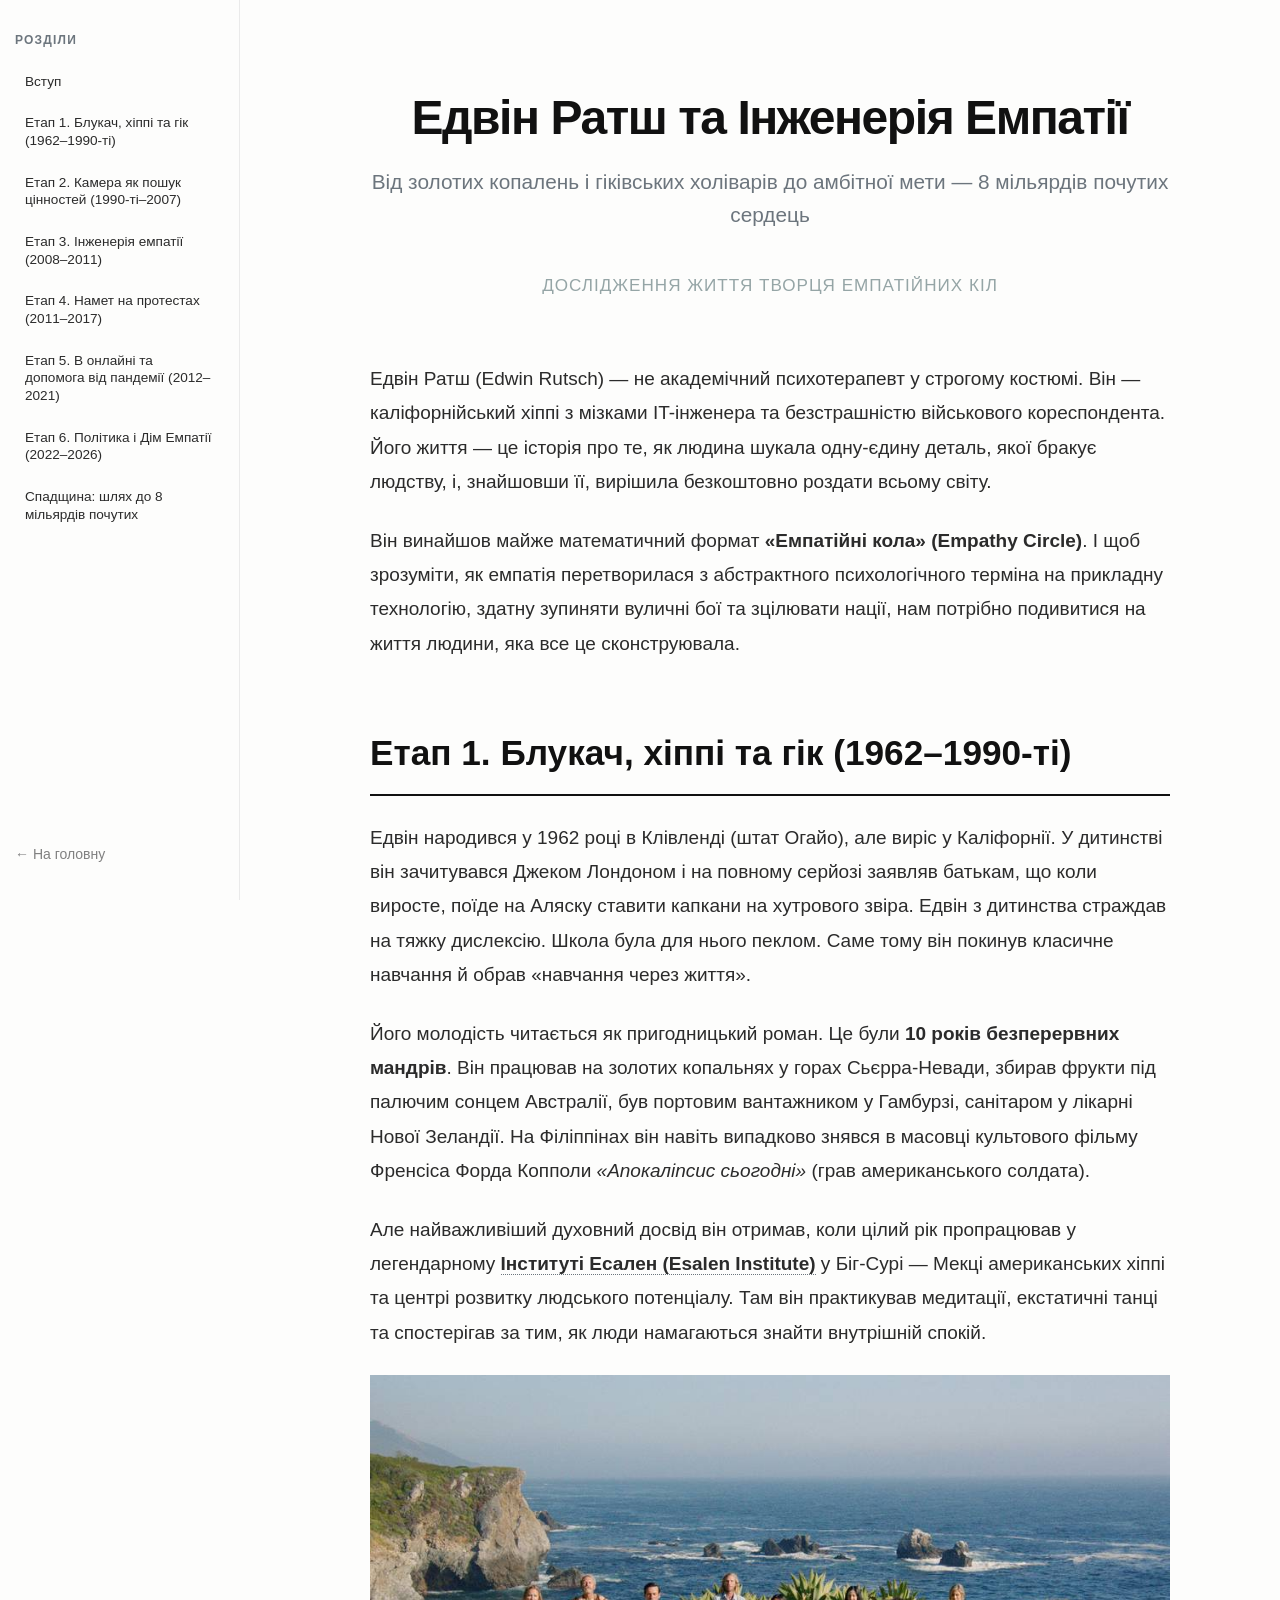
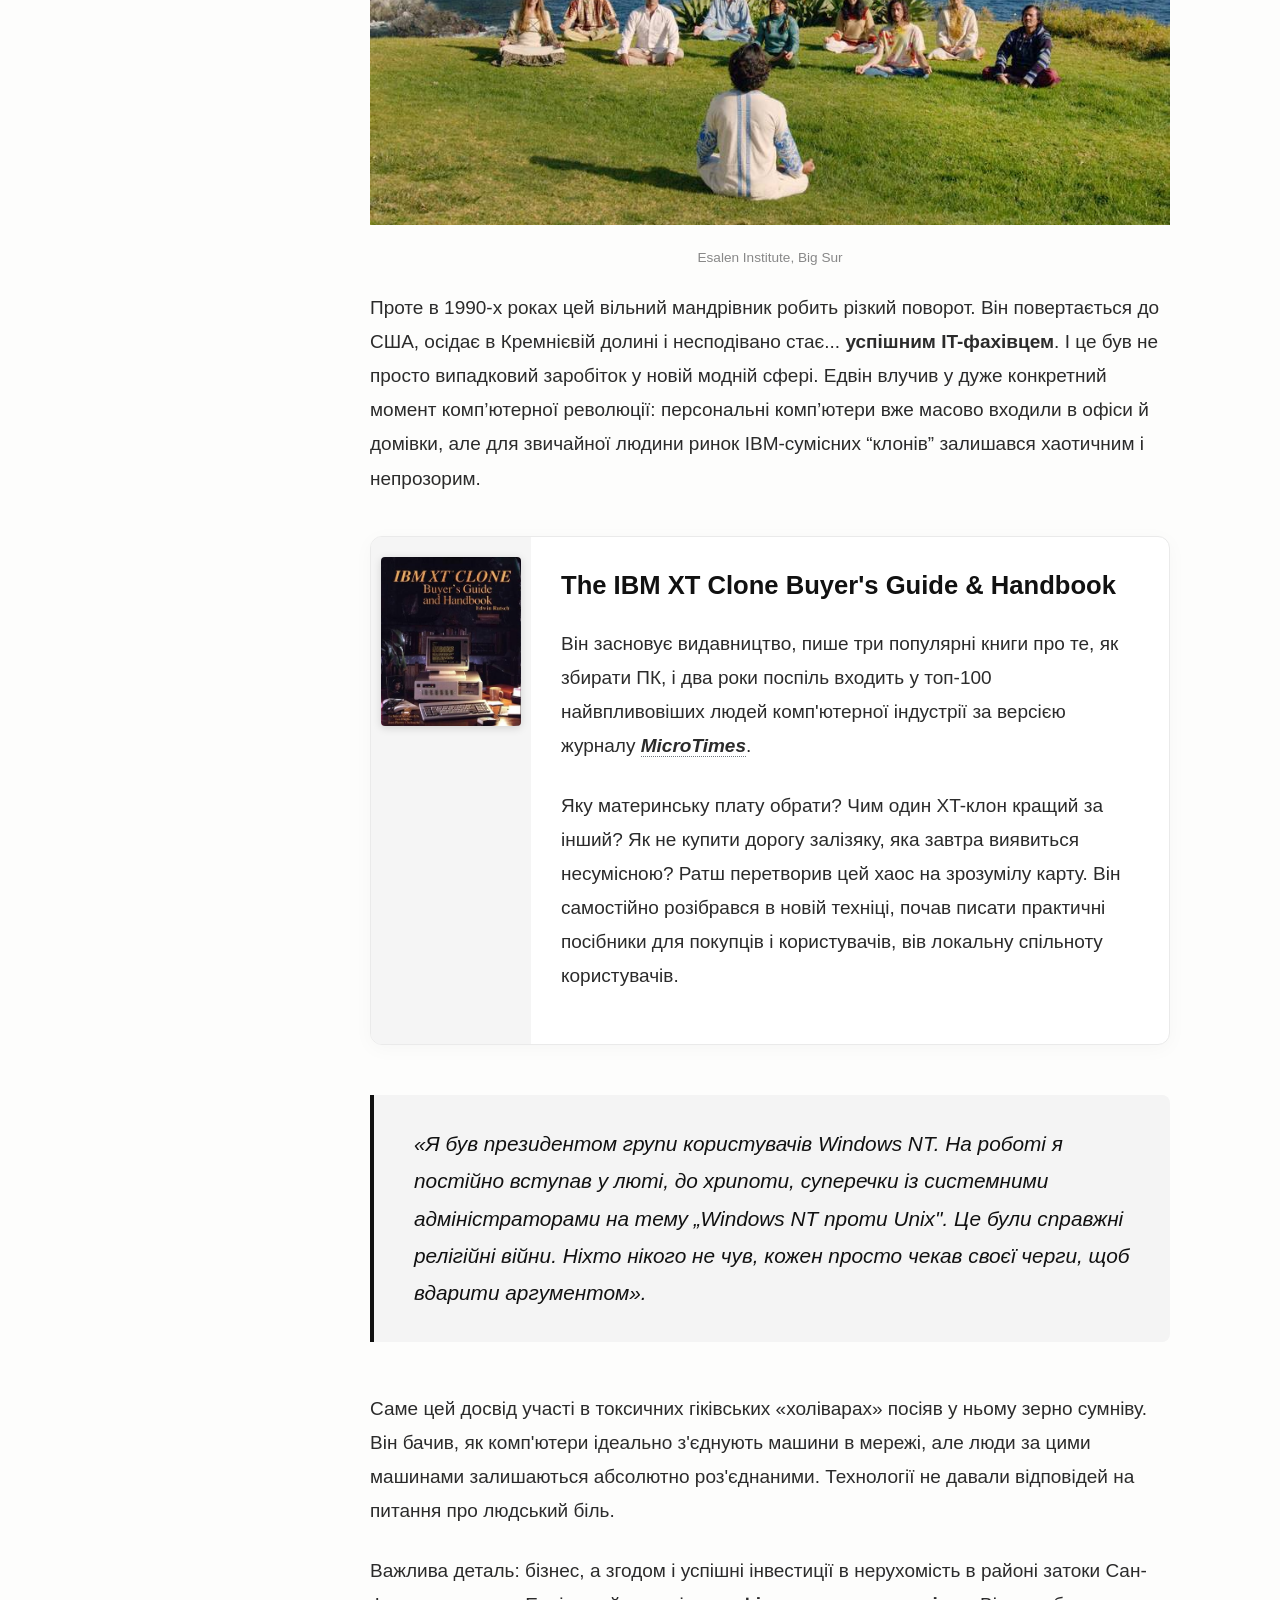
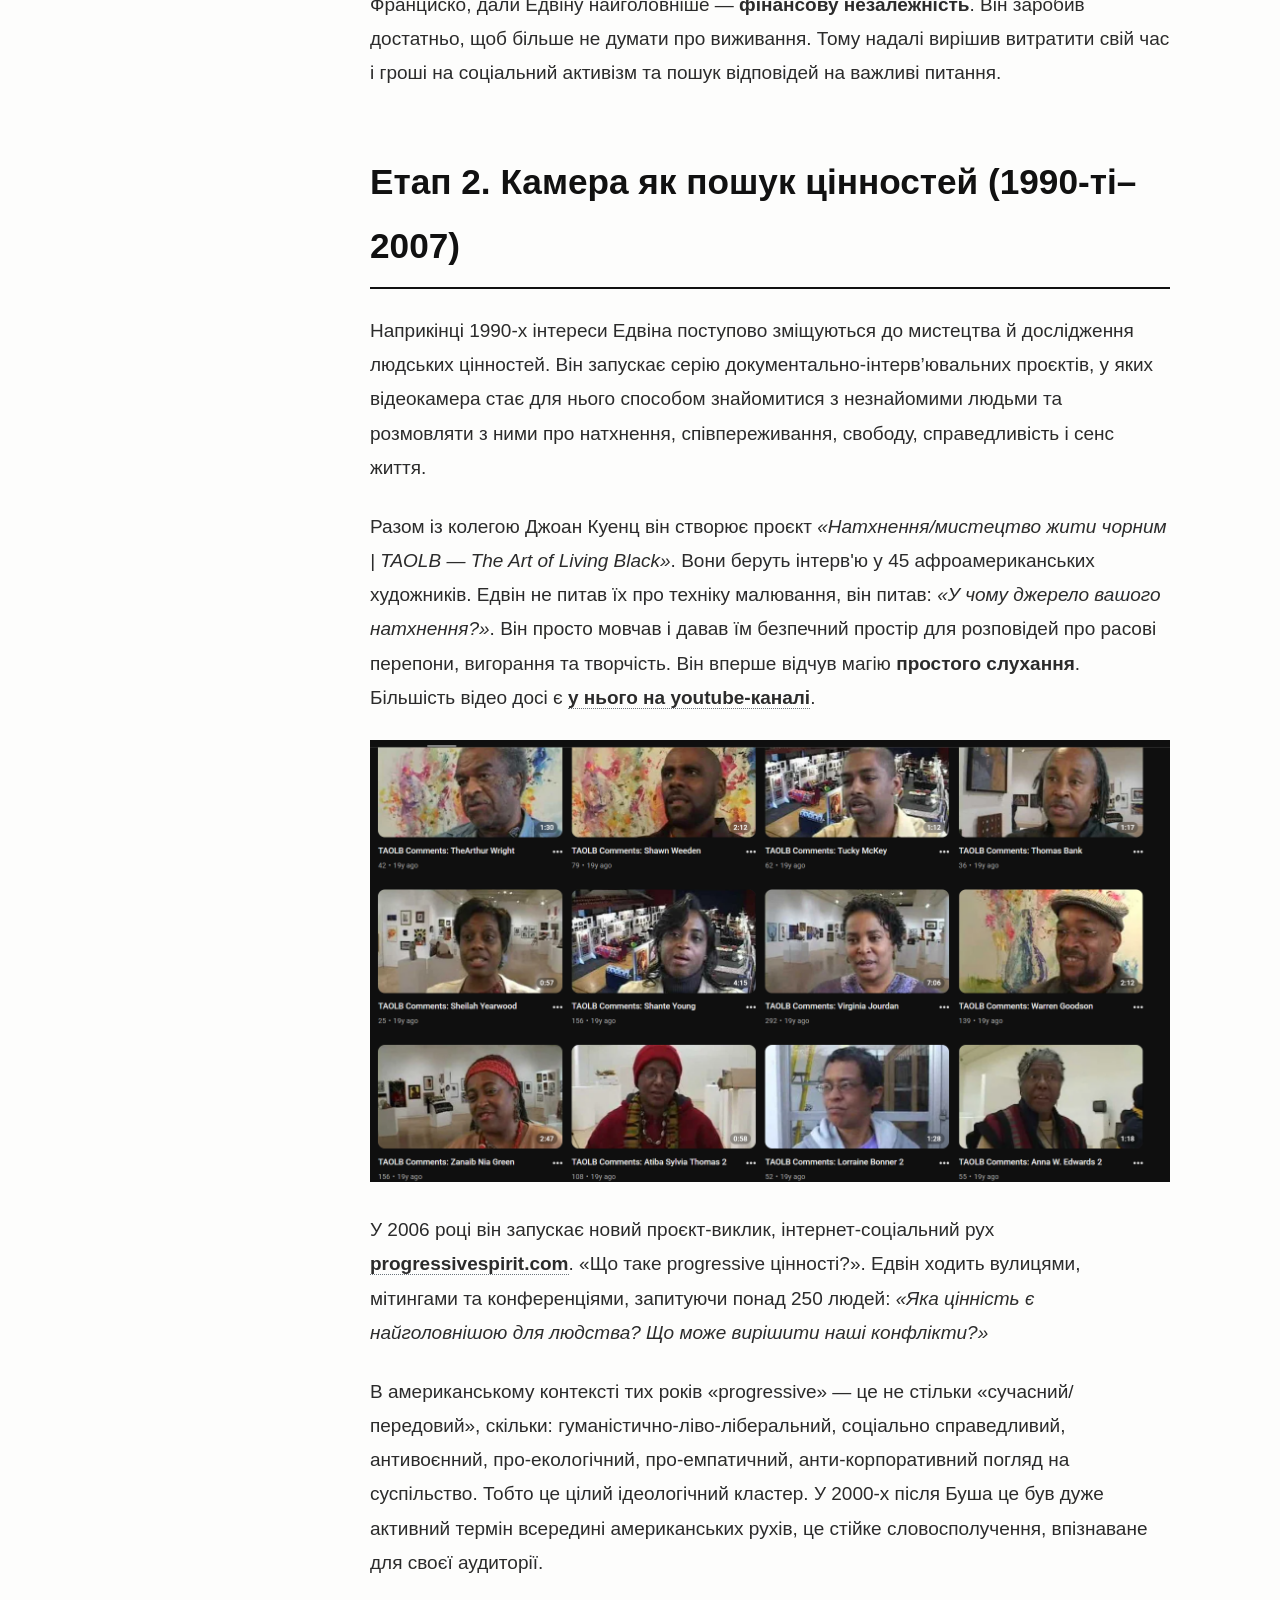
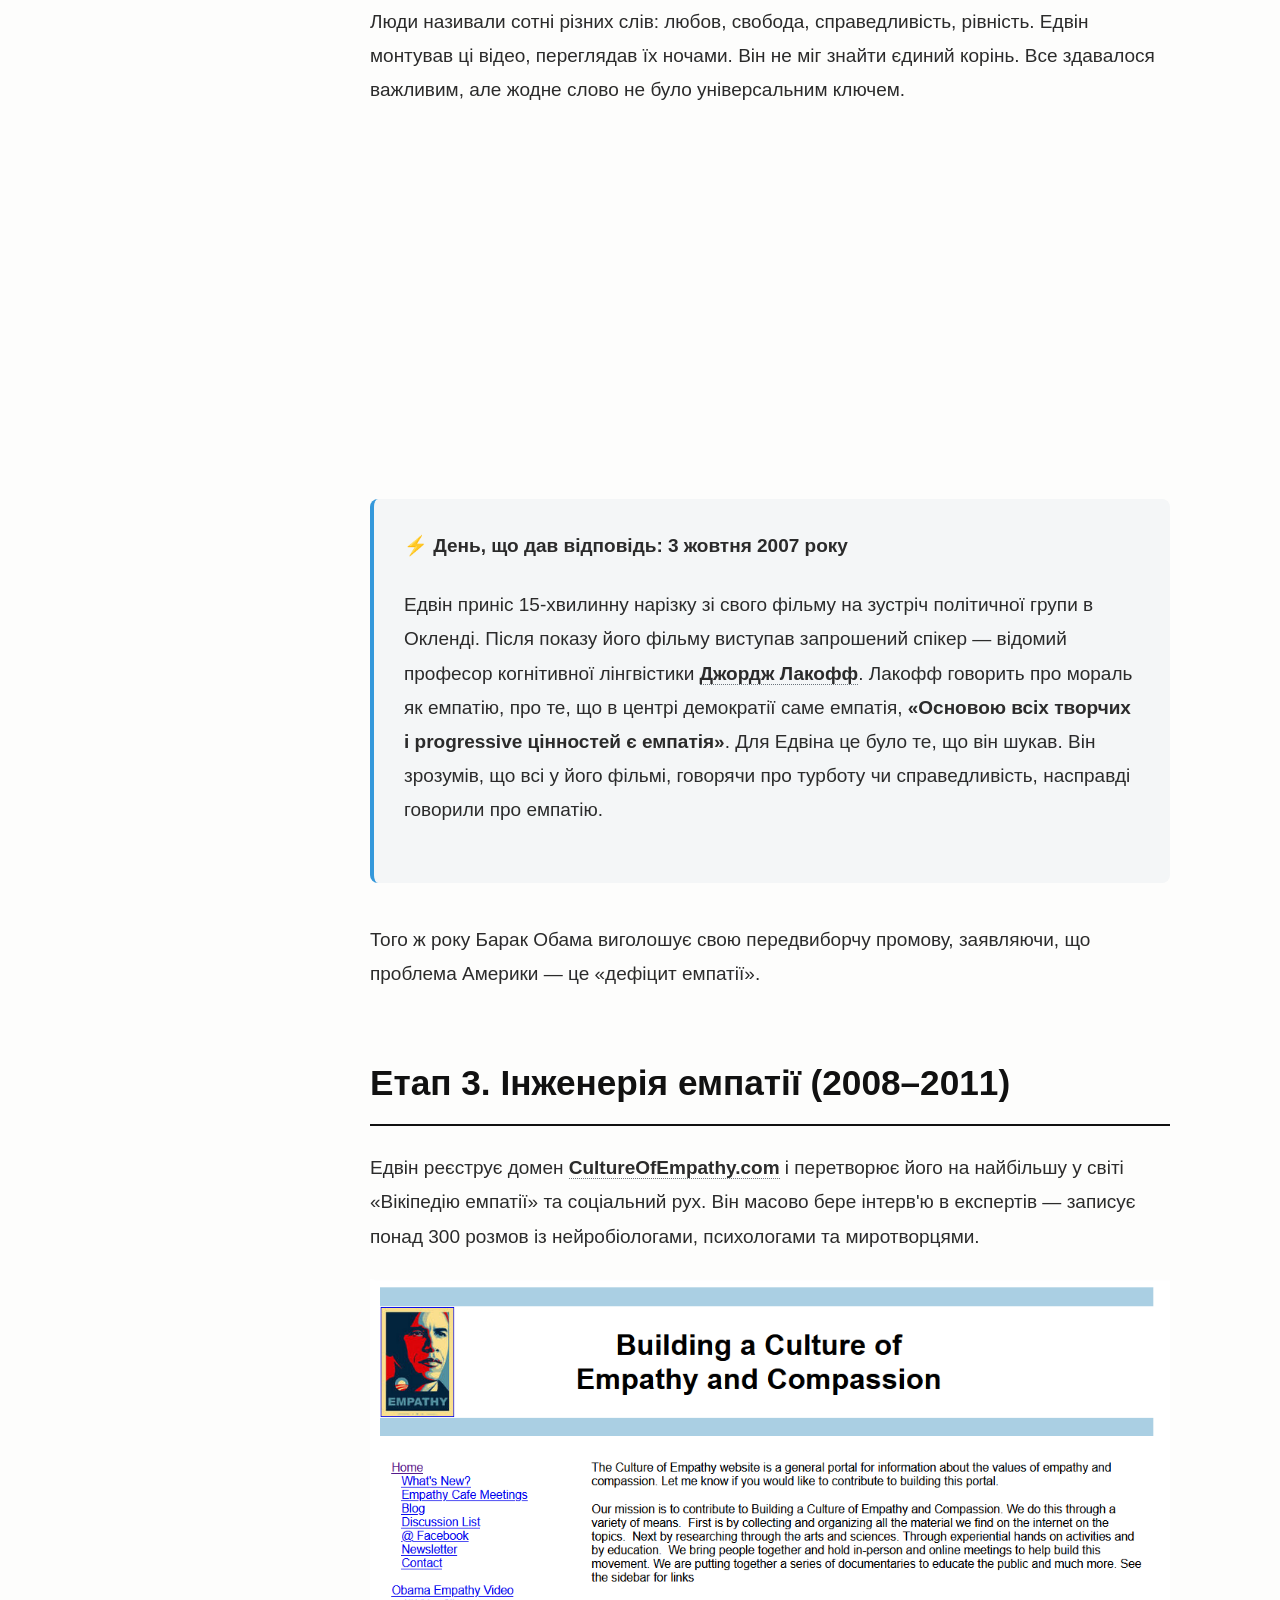
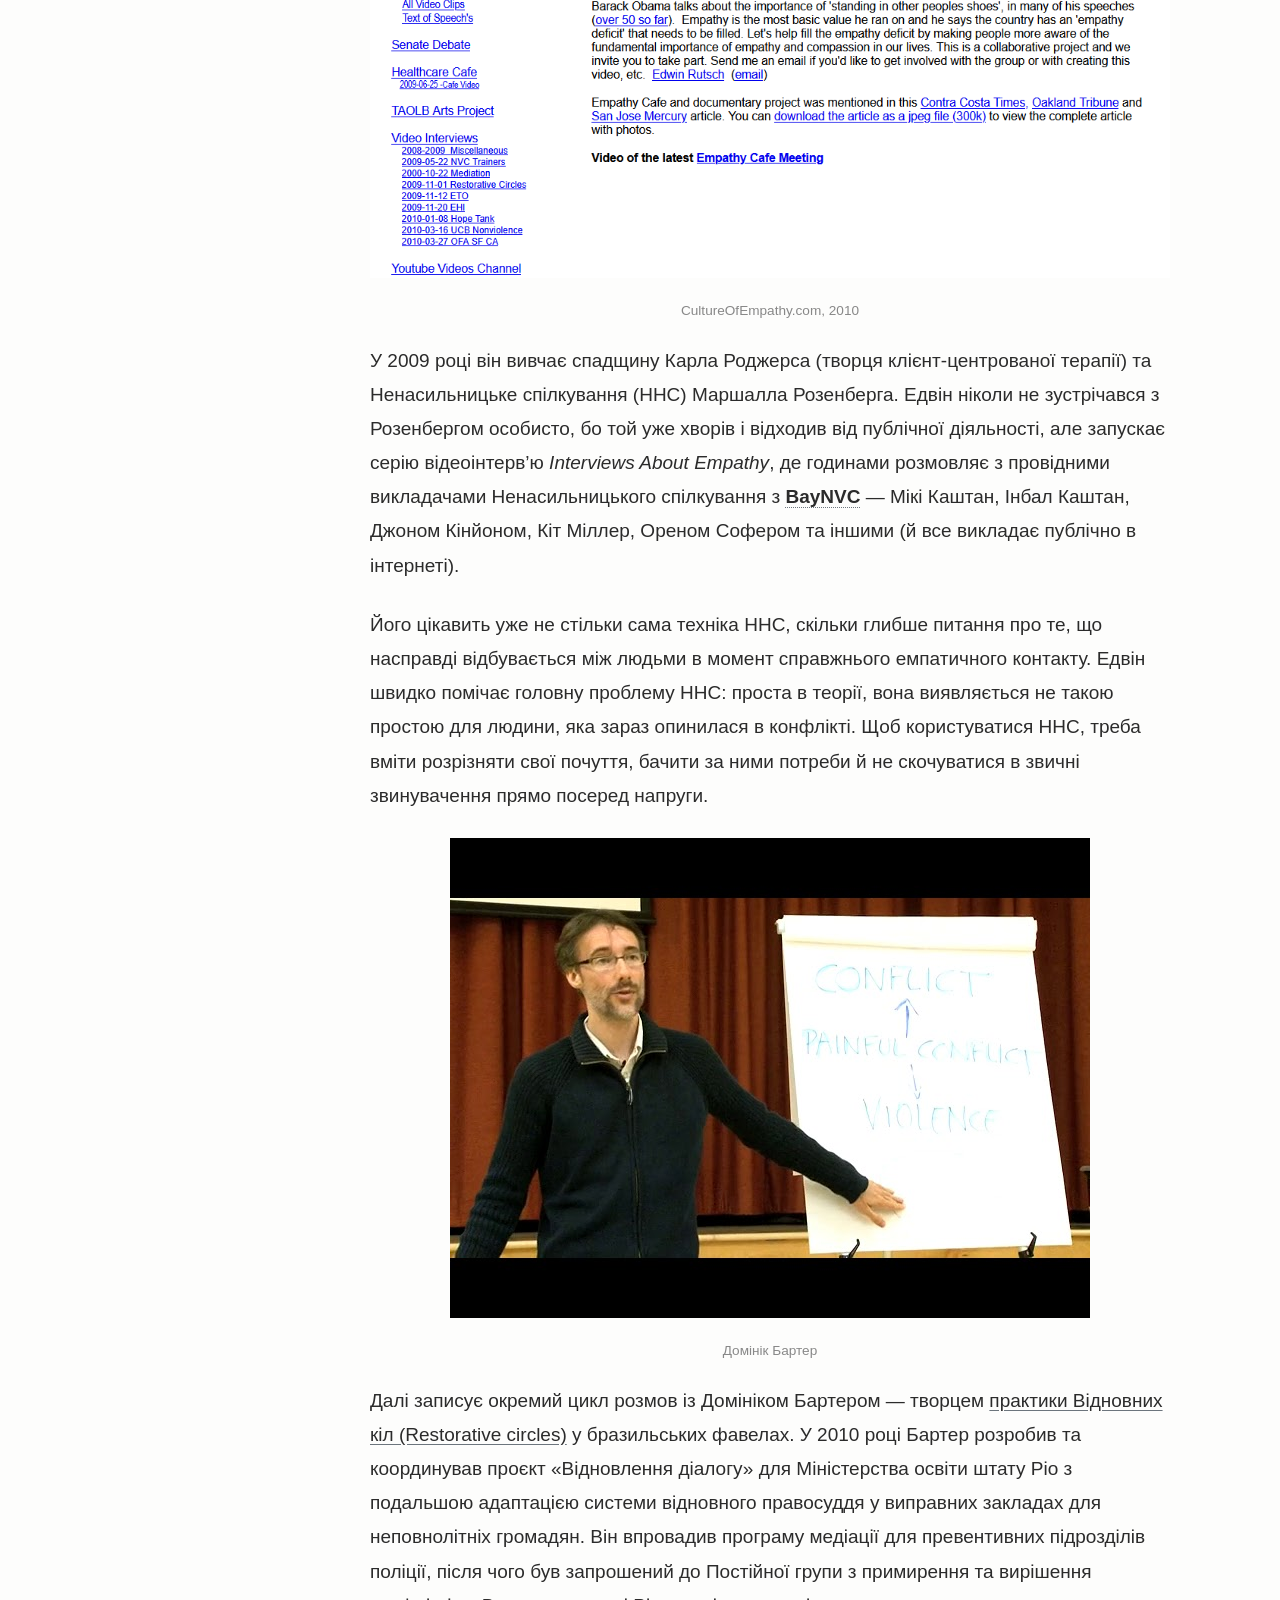
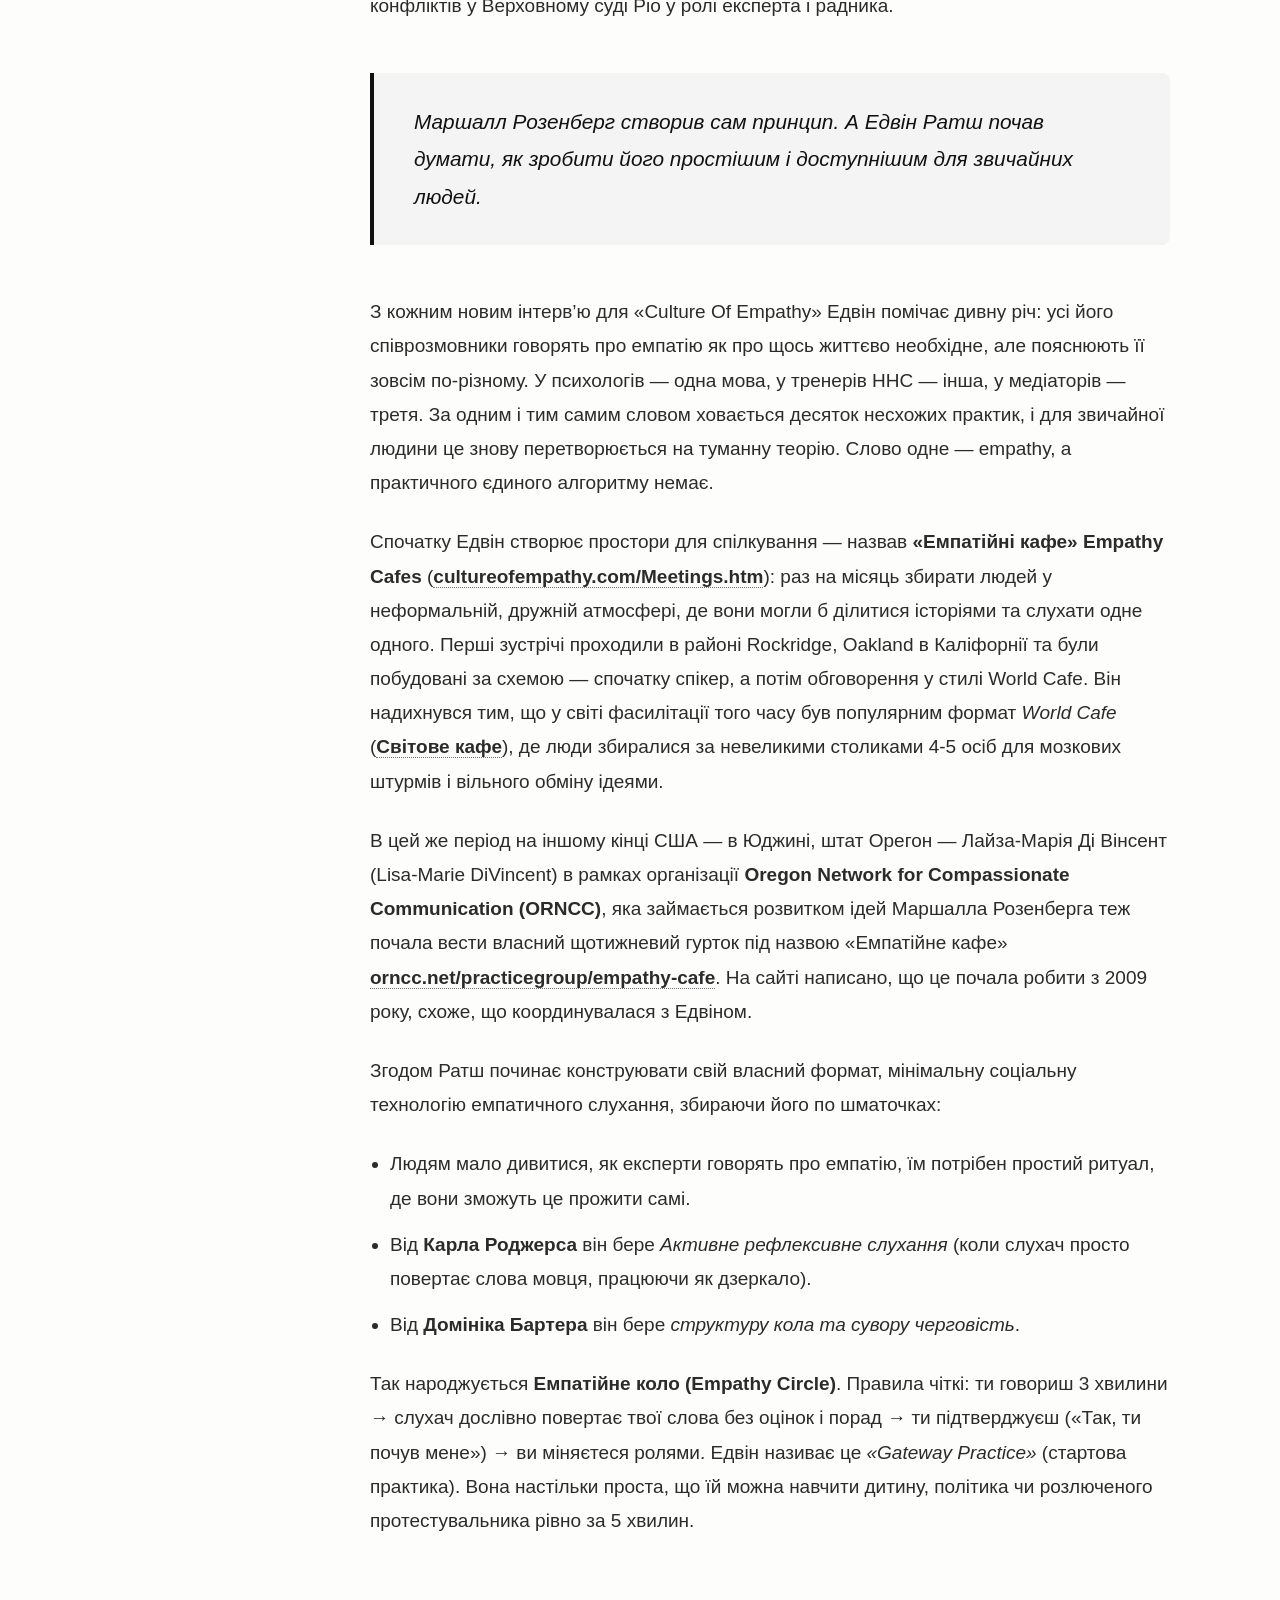
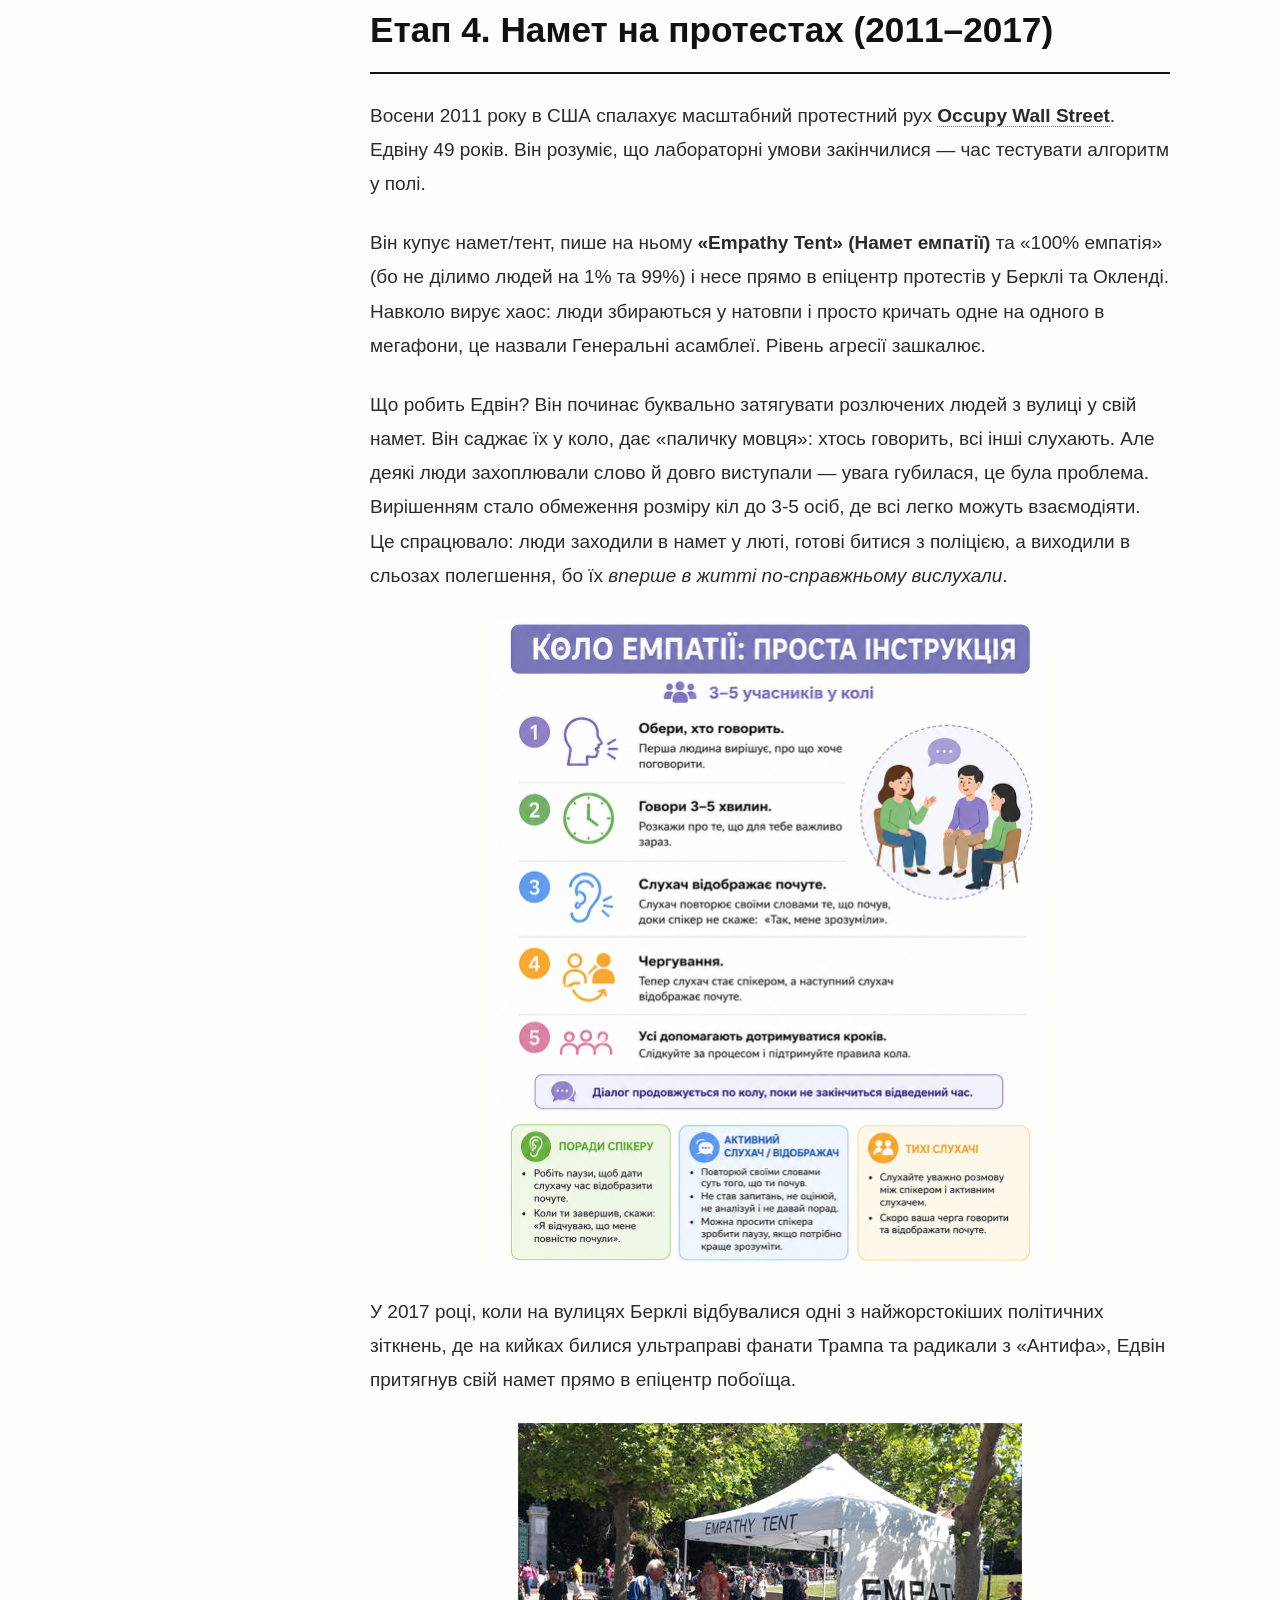
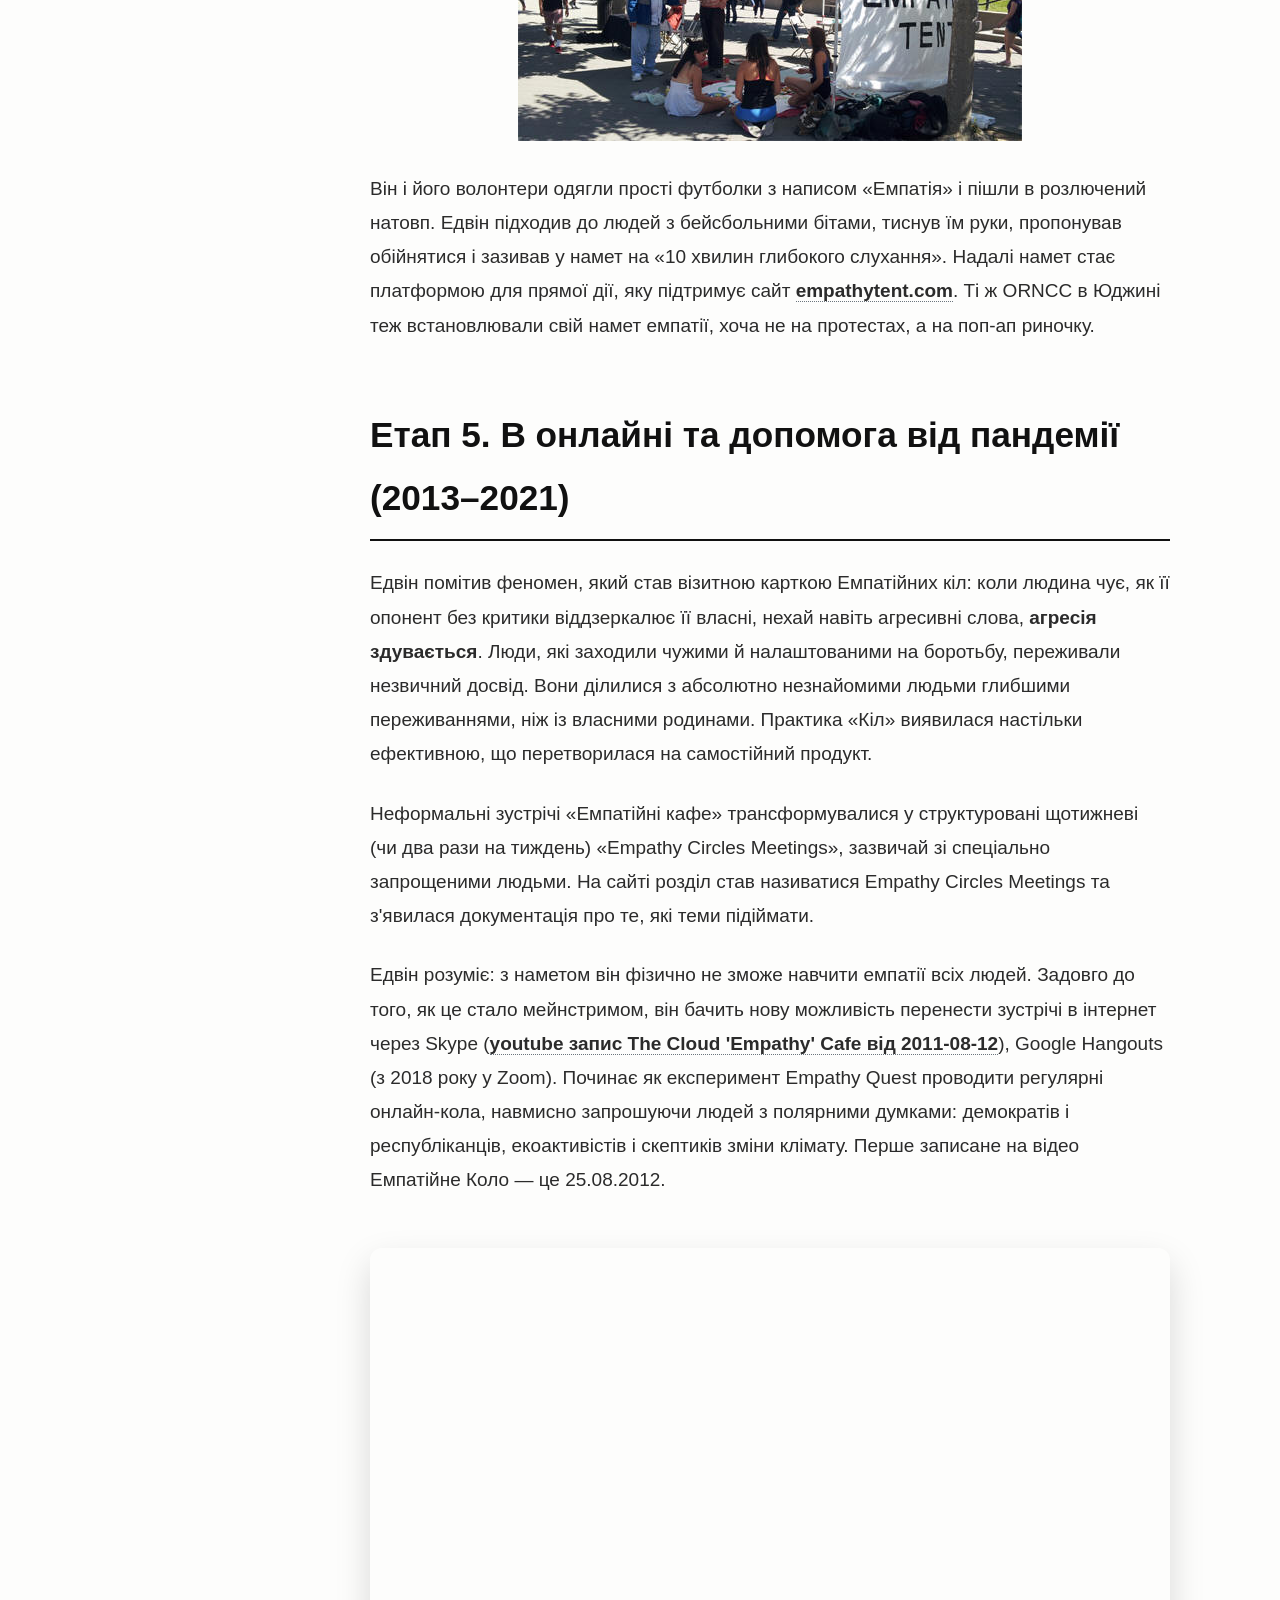
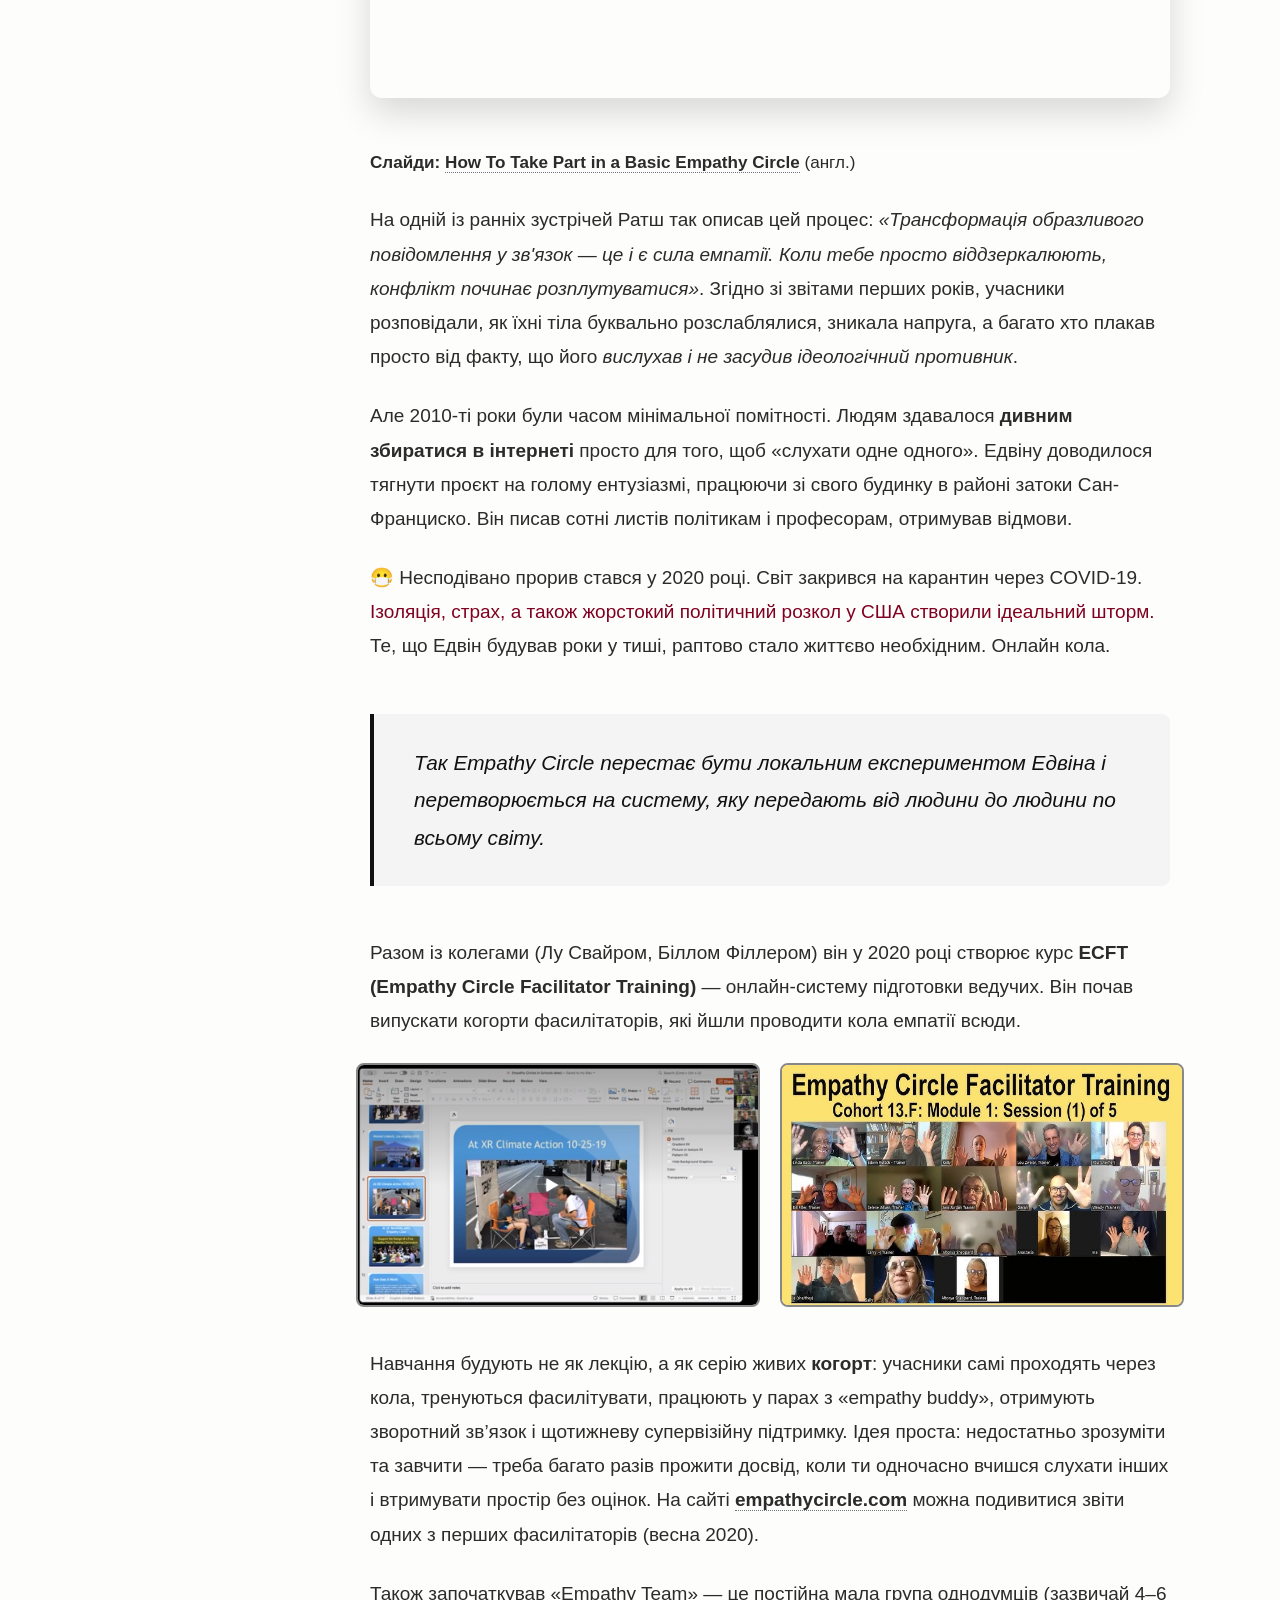
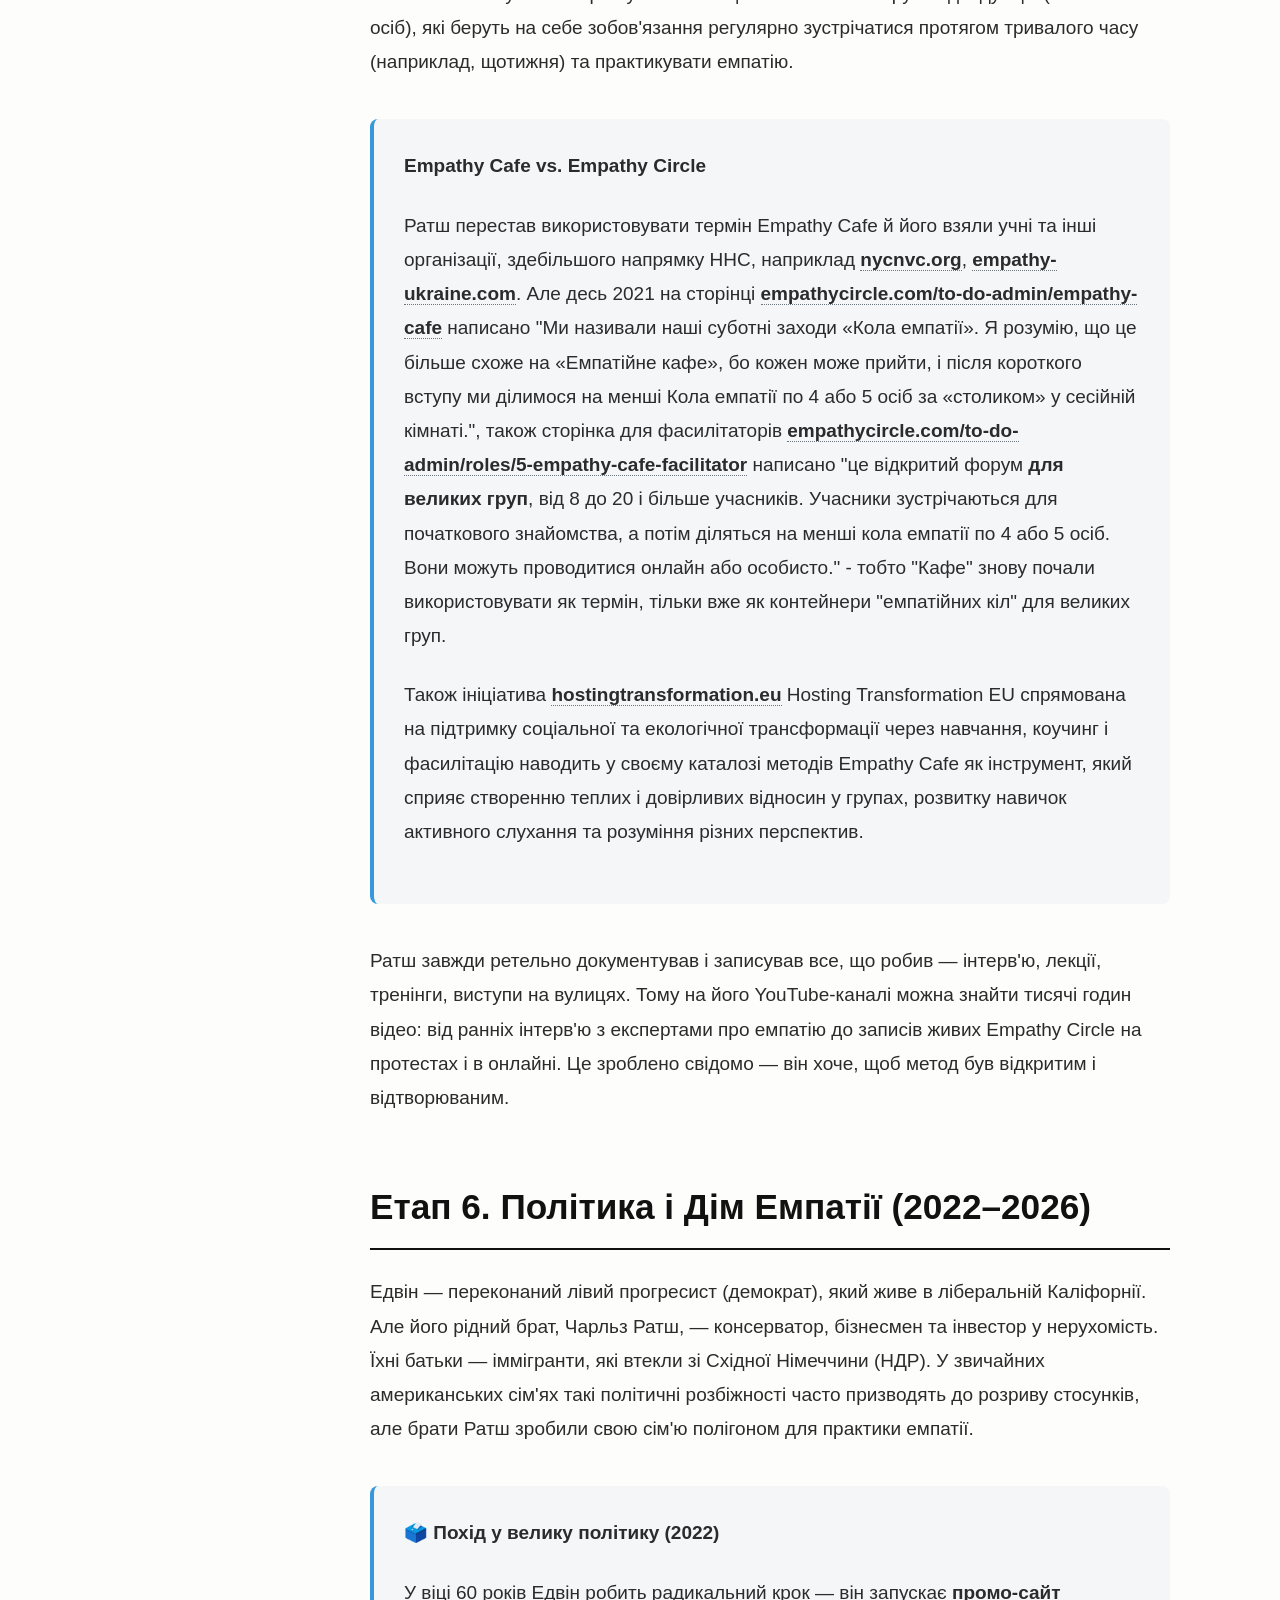
<file: rutsch/index.html>
<!DOCTYPE html>
<html lang="uk">
<head>
<meta charset="UTF-8">
<meta name="viewport" content="width=device-width, initial-scale=1.0">
<title>Едвін Ратш та Інженерія Емпатії</title>
<meta name="description" content="Історія Едвіна Ратша, від IT-інженера та хіппі-мандрівника до творця Емпатійного кола — практики, яку сьогодні використовують мільйони для вирішення конфліктів.">
<meta name="keywords" content="Едвін Ратш, емпатія, емпатійне коло, вирішення конфліктів, активне слухання, ненасильна комунікація">
<meta property="og:title" content="Едвін Ратш та Інженерія Емпатії">
<meta property="og:description" content="Від золотих копалень і хіппі-комун до будівництва Центру Емпатії — історія перетворення найглибших конфліктів світу через слухання.">
<meta property="og:type" content="article">
<meta property="og:url" content="https://example.com/rutsch/">
<link rel="canonical" href="https://example.com/rutsch/">
<link rel="stylesheet" href="../styles.css">
</head>
<body>
<nav class="sidebar" role="navigation" aria-label="Навігація за розділами">
  <h4>Розділи</h4>
  <ul class="sidebar-nav">
    <li><a href="#intro">Вступ</a></li>
    <li><a href="#stage1">Етап 1. Блукач, хіппі та гік (1962–1990-ті)</a></li>
    <li><a href="#stage2">Етап 2. Камера як пошук цінностей (1990-ті–2007)</a></li>
    <li><a href="#stage3">Етап 3. Інженерія емпатії (2008–2011)</a></li>
    <li><a href="#stage4">Етап 4. Намет на протестах (2011–2017)</a></li>
    <li><a href="#stage5">Етап 5. В онлайні та допомога від пандемії (2012–2021)</a></li>
    <li><a href="#stage6">Етап 6. Політика і Дім Емпатії (2022–2026)</a></li>
    <li><a href="#legacy">Спадщина: шлях до 8 мільярдів почутих</a></li>
  </ul>
  <div class="sidebar-footer"><a href="../">← На головну</a></div>
</nav>

<div class="container">
  <header>
    <h1>Едвін Ратш та Інженерія Емпатії</h1>
    <div class="subtitle">Від золотих копалень і гіківських холіварів до амбітної мети — 8 мільярдів почутих сердець</div>
    <div class="meta">Дослідження життя творця Емпатійних кіл</div>
  </header>

  <p id="intro">Едвін Ратш (Edwin Rutsch) — не академічний психотерапевт у строгому костюмі. Він — каліфорнійський хіппі з мізками IT-інженера та безстрашністю військового кореспондента. Його життя — це історія про те, як людина шукала одну-єдину деталь, якої бракує людству, і, знайшовши її, вирішила безкоштовно роздати всьому світу.</p>

  <p>Він винайшов майже математичний формат <b>«Емпатійні кола» (Empathy Circle)</b>. І щоб зрозуміти, як емпатія перетворилася з абстрактного психологічного терміна на прикладну технологію, здатну зупиняти вуличні бої та зцілювати нації, нам потрібно подивитися на життя людини, яка все це сконструювала.</p>

  <h2 id="stage1">Етап 1. Блукач, хіппі та гік (1962–1990-ті)</h2>
  <p>Едвін народився у 1962 році в Клівленді (штат Огайо), але виріс у Каліфорнії. У дитинстві він зачитувався Джеком Лондоном і на повному серйозі заявляв батькам, що коли виросте, поїде на Аляску ставити капкани на хутрового звіра. Едвін з дитинства страждав на тяжку дислексію. Школа була для нього пеклом. Саме тому він покинув класичне навчання й обрав «навчання через життя».</p>

  <p>Його молодість читається як пригодницький роман. Це були <b>10 років безперервних мандрів</b>. Він працював на золотих копальнях у горах Сьєрра-Невади, збирав фрукти під палючим сонцем Австралії, був портовим вантажником у Гамбурзі, санітаром у лікарні Нової Зеландії. На Філіппінах він навіть випадково знявся в масовці культового фільму Френсіса Форда Копполи <i>«Апокаліпсис сьогодні»</i> (грав американського солдата).</p>

  <p>Але найважливіший духовний досвід він отримав, коли цілий рік пропрацював у легендарному <a href="https://www.esalen.org/" target="_blank" class="content-link">Інституті Есален (Esalen Institute)</a> у Біг-Сурі — Мекці американських хіппі та центрі розвитку людського потенціалу. Там він практикував медитації, екстатичні танці та спостерігав за тим, як люди намагаються знайти внутрішній спокій.</p>

  <div class="centered-image">
    <img src="img/esalen.jpg" alt="Esalen Institute" loading="lazy">
    <div class="caption">Esalen Institute, Big Sur</div>
  </div>

  <p>Проте в 1990-х роках цей вільний мандрівник робить різкий поворот. Він повертається до США, осідає в Кремнієвій долині і несподівано стає... <b>успішним IT-фахівцем</b>. І це був не просто випадковий заробіток у новій модній сфері. Едвін влучив у дуже конкретний момент комп’ютерної революції: персональні комп’ютери вже масово входили в офіси й домівки, але для звичайної людини ринок IBM-сумісних “клонів” залишався хаотичним і непрозорим.</p>

  <div class="book-card">
    <div class="book-cover">
      <img src="img/pcbuyguide.jpg" alt="The IBM XT Clone Buyer's Guide & Handbook" loading="lazy">
    </div>
    <div class="book-content">
      <h3 class="book-title">The IBM XT Clone Buyer's Guide & Handbook</h3>
      <p>Він засновує видавництво, пише три популярні книги про те, як збирати ПК, і два роки поспіль входить у топ-100 найвпливовіших людей комп'ютерної індустрії за версією журналу <a href="https://archive.org/details/microtimes" target="_blank" class="content-link"><i>MicroTimes</i></a>.</p>
      <p>Яку материнську плату обрати? Чим один XT-клон кращий за інший? Як не купити дорогу залізяку, яка завтра виявиться несумісною? Ратш перетворив цей хаос на зрозумілу карту. Він самостійно розібрався в новій техніці, почав писати практичні посібники для покупців і користувачів, вів локальну спільноту користувачів.</p>
    </div>
  </div>

  <blockquote>«Я був президентом групи користувачів Windows NT. На роботі я постійно вступав у люті, до хрипоти, суперечки із системними адміністраторами на тему „Windows NT проти Unix". Це були справжні релігійні війни. Ніхто нікого не чув, кожен просто чекав своєї черги, щоб вдарити аргументом».</blockquote>

  <p>Саме цей досвід участі в токсичних гіківських «холіварах» посіяв у ньому зерно сумніву. Він бачив, як комп'ютери ідеально з'єднують машини в мережі, але люди за цими машинами залишаються абсолютно роз'єднаними. Технології не давали відповідей на питання про людський біль.</p>

  <p>Важлива деталь: бізнес, а згодом і успішні інвестиції в нерухомість в районі затоки Сан-Франциско, дали Едвіну найголовніше — <b>фінансову незалежність</b>. Він заробив достатньо, щоб більше не думати про виживання. Тому надалі вирішив витратити свій час і гроші на соціальний активізм та пошук відповідей на важливі питання.</p>

  <h2 id="stage2">Етап 2. Камера як пошук цінностей (1990-ті–2007)</h2>
  <p>Наприкінці 1990-х інтереси Едвіна поступово зміщуються до мистецтва й дослідження людських цінностей. Він запускає серію документально-інтерв’ювальних проєктів, у яких відеокамера стає для нього способом знайомитися з незнайомими людьми та розмовляти з ними про натхнення, співпереживання, свободу, справедливість і сенс життя.</p>

  <p>Разом із колегою Джоан Куенц він створює проєкт <i>«Натхнення/мистецтво жити чорним | TAOLB — The Art of Living Black»</i>. Вони беруть інтерв'ю у 45 афроамериканських художників. Едвін не питав їх про техніку малювання, він питав: <i>«У чому джерело вашого натхнення?»</i>. Він просто мовчав і давав їм безпечний простір для розповідей про расові перепони, вигорання та творчість. Він вперше відчув магію <b>простого слухання</b>. Більшість відео досі є <a href="https://www.youtube.com/user/EdwinRutsch/videos" target="_blank" class="content-link">у нього на youtube-каналі</a>.</p>

  <div class="centered-image">
    <img src="img/TAOLB.png" alt="The Art of Living Black" loading="lazy">
  </div>

  <p>У 2006 році він запускає новий проєкт-виклик, інтернет-соціальний рух <a href="https://web.archive.org/web/20080708193816/http://progressivespirit.com/" target="_blank" class="content-link">progressivespirit.com</a>. «Що таке progressive цінності?». Едвін ходить вулицями, мітингами та конференціями, запитуючи понад 250 людей: <i>«Яка цінність є найголовнішою для людства? Що може вирішити наші конфлікти?»</i></p>

  <p>В американському контексті тих років «progressive» — це не стільки «сучасний/передовий», скільки: гуманістично-ліво-ліберальний, соціально справедливий, антивоєнний, про-екологічний, про-емпатичний, анти-корпоративний погляд на суспільство. Тобто це цілий ідеологічний кластер. У 2000-х після Буша це був дуже активний термін всередині американських рухів, це стійке словосполучення, впізнаване для своєї аудиторії.</p>

  <p>Люди називали сотні різних слів: любов, свобода, справедливість, рівність. Едвін монтував ці відео, переглядав їх ночами. Він не міг знайти єдиний корінь. Все здавалося важливим, але жодне слово не було універсальним ключем.</p>

  <iframe width="560" height="315" src="https://www.youtube.com/embed/2QEo1iRyVEU" frameborder="0" allow="accelerometer; autoplay; clipboard-write; encrypted-media; gyroscope; picture-in-picture" allowfullscreen></iframe>

  <div class="infobox">
    <h4>⚡ День, що дав відповідь: 3 жовтня 2007 року</h4>
    <p>Едвін приніс 15-хвилинну нарізку зі свого фільму на зустріч політичної групи в Окленді. Після показу його фільму виступав запрошений спікер — відомий професор когнітивної лінгвістики <a href="https://uk.wikipedia.org/wiki/%D0%94%D0%B6%D0%BE%D1%80%D0%B4%D0%B6_%D0%9B%D0%B0%D0%BA%D0%BE%D1%84%D1%84" target="_blank" class="content-link">Джордж Лакофф</a>. Лакофф говорить про мораль як емпатію, про те, що в центрі демократії саме емпатія, <b>«Основою всіх творчих і progressive цінностей є емпатія»</b>. Для Едвіна це було те, що він шукав. Він зрозумів, що всі у його фільмі, говорячи про турботу чи справедливість, насправді говорили про емпатію.</p>
  </div>

  <p>Того ж року Барак Обама виголошує свою передвиборчу промову, заявляючи, що проблема Америки — це «дефіцит емпатії».</p>

  <h2 id="stage3">Етап 3. Інженерія емпатії (2008–2011)</h2>
  <p>Едвін реєструє домен <a href="http://cultureofempathy.com/" target="_blank" class="content-link">CultureOfEmpathy.com</a> і перетворює його на найбільшу у світі «Вікіпедію емпатії» та соціальний рух. Він масово бере інтерв'ю в експертів — записує понад 300 розмов із нейробіологами, психологами та миротворцями.</p>

  <div class="centered-image">
    <img src="img/cultureofempathy2010.png" alt="Culture of Empathy" loading="lazy">
    <div class="caption">CultureOfEmpathy.com, 2010</div>
  </div>

  <p>У 2009 році він вивчає спадщину Карла Роджерса (творця клієнт-центрованої терапії) та Ненасильницьке спілкування (ННС) Маршалла Розенберга. Едвін ніколи не зустрічався з Розенбергом особисто, бо той уже хворів і відходив від публічної діяльності, але запускає серію відеоінтерв’ю <i>Interviews About Empathy</i>, де годинами розмовляє з провідними викладачами Ненасильницького спілкування з <a href="https://baynvc.org/about/" target="_blank" class="content-link">BayNVC</a> — Мікі Каштан, Інбал Каштан, Джоном Кінйоном, Кіт Міллер, Ореном Софером та іншими (й все викладає публічно в інтернеті).</p>

  <p>Його цікавить уже не стільки сама техніка ННС, скільки глибше питання про те, що насправді відбувається між людьми в момент справжнього емпатичного контакту. Едвін швидко помічає головну проблему ННС: проста в теорії, вона виявляється не такою простою для людини, яка зараз опинилася в конфлікті. Щоб користуватися ННС, треба вміти розрізняти свої почуття, бачити за ними потреби й не скочуватися в звичні звинувачення прямо посеред напруги.</p>

  <div class="centered-image">
    <img src="img/barter.jpg" alt="Домінік Бартер" loading="lazy">
    <div class="caption">Домінік Бартер</div>
  </div>

  <p>Далі записує окремий цикл розмов із Домініком Бартером — творцем <a href="https://www.youtube.com/watch?v=cuYrgtkS0Co" target="_blank">практики Відновних кіл (Restorative circles)</a> у бразильських фавелах. У 2010 році Бартер розробив та координував проєкт «Відновлення діалогу» для Міністерства освіти штату Ріо з подальшою адаптацією системи відновного правосуддя у виправних закладах для неповнолітніх громадян. Він впровадив програму медіації для превентивних підрозділів поліції, після чого був запрошений до Постійної групи з примирення та вирішення конфліктів у Верховному суді Ріо у ролі експерта і радника.</p>

  <blockquote>Маршалл Розенберг створив сам принцип. А Едвін Ратш почав думати, як зробити його простішим і доступнішим для звичайних людей.</blockquote>

  <p>З кожним новим інтерв’ю для «Culture Of Empathy» Едвін помічає дивну річ: усі його співрозмовники говорять про емпатію як про щось життєво необхідне, але пояснюють її зовсім по-різному. У психологів — одна мова, у тренерів ННС — інша, у медіаторів — третя. За одним і тим самим словом ховається десяток несхожих практик, і для звичайної людини це знову перетворюється на туманну теорію. Слово одне — empathy, а практичного єдиного алгоритму немає.</p>

  <p>Спочатку Едвін створює простори для спілкування — назвав <b>«Емпатійні кафе» Empathy Cafes</b> (<a href="https://web.archive.org/web/20100723072418/http://cultureofempathy.com/Meetings.htm" target="_blank" class="content-link">cultureofempathy.com/Meetings.htm</a>): раз на місяць збирати людей у неформальній, дружній атмосфері, де вони могли б ділитися історіями та слухати одне одного. Перші зустрічі проходили в районі Rockridge, Oakland в Каліфорнії та були побудовані за схемою — спочатку спікер, а потім обговорення у стилі World Cafe. Він надихнувся тим, що у світі фасилітації того часу був популярним формат <i>World Cafe</i> (<a href="https://uk.wikipedia.org/wiki/%D0%A1%D0%B2%D1%96%D1%82%D0%BE%D0%B2%D0%B5_%D0%BA%D0%B0%D1%84%D0%B5" target="_blank" class="content-link">Світове кафе</a>), де люди збиралися за невеликими столиками 4-5 осіб для мозкових штурмів і вільного обміну ідеями.</p>

  <p>В цей же період на іншому кінці США — в Юджині, штат Орегон — Лайза-Марія Ді Вінсент (Lisa-Marie DiVincent) в рамках організації <b>Oregon Network for Compassionate Communication (ORNCC)</b>, яка займається розвитком ідей Маршалла Розенберга теж почала вести власний щотижневий гурток під назвою «Емпатійне кафе» <a href="https://orncc.net/practicegroup/empathy-cafe" target="_blank" class="content-link">orncc.net/practicegroup/empathy-cafe</a>. На сайті написано, що це почала робити з 2009 року, схоже, що координувалася з Едвіном.</p>

  <p>Згодом Ратш починає конструювати свій власний формат, мінімальну соціальну технологію емпатичного слухання, збираючи його по шматочках:</p>
  <ul>
    <li>Людям мало дивитися, як експерти говорять про емпатію, їм потрібен простий ритуал, де вони зможуть це прожити самі.</li>
    <li>Від <b>Карла Роджерса</b> він бере <i>Активне рефлексивне слухання</i> (коли слухач просто повертає слова мовця, працюючи як дзеркало).</li>
    <li>Від <b>Домініка Бартера</b> він бере <i>структуру кола та сувору черговість</i>.</li>
  </ul>

  <p>Так народжується <b>Емпатійне коло (Empathy Circle)</b>. Правила чіткі: ти говориш 3 хвилини → слухач дослівно повертає твої слова без оцінок і порад → ти підтверджуєш («Так, ти почув мене») → ви міняєтеся ролями. Едвін називає це <i>«Gateway Practice»</i> (стартова практика). Вона настільки проста, що їй можна навчити дитину, політика чи розлюченого протестувальника рівно за 5 хвилин.</p>

  <h2 id="stage4">Етап 4. Намет на протестах (2011–2017)</h2>
  <p>Восени 2011 року в США спалахує масштабний протестний рух <a href="https://uk.wikipedia.org/wiki/%D0%97%D0%B0%D1%85%D0%BE%D0%BF%D0%B8_%D0%92%D0%BE%D0%BB%D0%BB-%D1%81%D1%82%D1%80%D1%96%D1%82" target="_blank" class="content-link">Occupy Wall Street</a>. Едвіну 49 років. Він розуміє, що лабораторні умови закінчилися — час тестувати алгоритм у полі.</p>

  <p>Він купує намет/тент, пише на ньому <b>«Empathy Tent» (Намет емпатії)</b> та «100% емпатія» (бо не ділимо людей на 1% та 99%) і несе прямо в епіцентр протестів у Берклі та Окленді. Навколо вирує хаос: люди збираються у натовпи і просто кричать одне на одного в мегафони, це назвали Генеральні асамблеї. Рівень агресії зашкалює.</p>

  <p>Що робить Едвін? Він починає буквально затягувати розлючених людей з вулиці у свій намет. Він саджає їх у коло, дає «паличку мовця»: хтось говорить, всі інші слухають. Але деякі люди захоплювали слово й довго виступали — увага губилася, це була проблема. Вирішенням стало обмеження розміру кіл до 3-5 осіб, де всі легко можуть взаємодіяти. Це спрацювало: люди заходили в намет у люті, готові битися з поліцією, а виходили в сльозах полегшення, бо їх <i>вперше в житті по-справжньому вислухали</i>.</p>

  <div class="centered-image" style="max-width: 70%; margin: 0 auto; text-align: center;">
    <img src="img/emcircles.png" alt="Empathy Circles" loading="lazy">
  </div>

  <p>У 2017 році, коли на вулицях Берклі відбувалися одні з найжорстокіших політичних зіткнень, де на кийках билися ультраправі фанати Трампа та радикали з «Антифа», Едвін притягнув свій намет прямо в епіцентр побоїща.</p>

  <div class="centered-image">
    <img src="img/tent.jpg" alt="Намет емпатії" loading="lazy">
  </div>

  <p>Він і його волонтери одягли прості футболки з написом «Емпатія» і пішли в розлючений натовп. Едвін підходив до людей з бейсбольними бітами, тиснув їм руки, пропонував обійнятися і зазивав у намет на «10 хвилин глибокого слухання». Надалі намет стає платформою для прямої дії, яку підтримує сайт <a href="https://www.empathytent.com/" target="_blank" class="content-link">empathytent.com</a>. Ті ж ORNCC в Юджині теж встановлювали свій намет емпатії, хоча не на протестах, а на поп-ап риночку.</p>

  <h2 id="stage5">Етап 5. В онлайні та допомога від пандемії (2013–2021)</h2>

  <p>Едвін помітив феномен, який став візитною карткою Емпатійних кіл: коли людина чує, як її опонент без критики віддзеркалює її власні, нехай навіть агресивні слова, <b>агресія здувається</b>. Люди, які заходили чужими й налаштованими на боротьбу, переживали незвичний досвід. Вони ділилися з абсолютно незнайомими людьми глибшими переживаннями, ніж із власними родинами. Практика «Кіл» виявилася настільки ефективною, що перетворилася на самостійний продукт.</p>  

  <p>Неформальні зустрічі «Емпатійні кафе» трансформувалися у структуровані щотижневі (чи два рази на тиждень) «Empathy Circles Meetings», зазвичай зі спеціально запрощеними людьми. На сайті розділ став називатися Empathy Circles Meetings та з'явилася документація про те, які теми підіймати.</p>  

  <p>Едвін розуміє: з наметом він фізично не зможе навчити емпатії всіх людей. Задовго до того, як це стало мейнстримом, він бачить нову можливість перенести зустрічі в інтернет через Skype (<a href="https://www.youtube.com/watch?v=9beys9n7fms" class="content-link" target="_blank">youtube запис The Cloud 'Empathy' Cafe від 2011-08-12</a>), Google Hangouts (з 2018 року у Zoom). Починає як експеримент Empathy Quest проводити регулярні онлайн-кола, навмисно запрошуючи людей з полярними думками: демократів і республіканців, екоактивістів і скептиків зміни клімату. Перше записане на відео Емпатійне Коло — це 25.08.2012.</p>

  <div class="video-container">
    <iframe width="560" height="315" src="https://www.youtube.com/embed/6GGetn--qtQ" frameborder="0" allowfullscreen></iframe>
  </div>

  <p style="font-size: 0.9em;">
    <b>Слайди:</b> <a href="https://docs.google.com/presentation/d/1pds9zM6gc9qVAKDstnzIa5RnzQUYrNdXoOS0QyZw2SE/edit?usp=sharing" target="_blank" class="content-link">How To Take Part in a Basic Empathy Circle</a> (англ.) 
  </p>

  <p>На одній із ранніх зустрічей Ратш так описав цей процес: <i>«Трансформація образливого повідомлення у зв'язок — це і є сила емпатії. Коли тебе просто віддзеркалюють, конфлікт починає розплутуватися»</i>. Згідно зі звітами перших років, учасники розповідали, як їхні тіла буквально розслаблялися, зникала напруга, а багато хто плакав просто від факту, що його <i>вислухав і не засудив ідеологічний противник</i>.</p>

  <p>Але 2010-ті роки були часом мінімальної помітності. Людям здавалося <b>дивним збиратися в інтернеті</b> просто для того, щоб «слухати одне одного». Едвіну доводилося тягнути проєкт на голому ентузіазмі, працюючи зі свого будинку в районі затоки Сан-Франциско. Він писав сотні листів політикам і професорам, отримував відмови.</p>

  <p>😷 Несподівано прорив стався у 2020 році. Світ закрився на карантин через COVID-19. <span style="color: #800020;">Ізоляція, страх, а також жорстокий політичний розкол у США створили ідеальний шторм.</span> Те, що Едвін будував роки у тиші, раптово стало життєво необхідним. Онлайн кола.</p>

  <blockquote>Так Empathy Circle перестає бути локальним експериментом Едвіна і перетворюється на систему, яку передають від людини до людини по всьому світу.</blockquote>

  <p>Разом із колегами (Лу Свайром, Біллом Філлером) він у 2020 році створює курс <b>ECFT (Empathy Circle Facilitator Training)</b> — онлайн-систему підготовки ведучих. Він почав випускати когорти фасилітаторів, які йшли проводити кола емпатії всюди.</p>

  <div class="dual-photo">
    <img src="img/onlineECFT.png" alt="online ECFT" loading="lazy">
    <img src="img/cohort13.jpg" alt="cohort 13 of ECFT" loading="lazy">
  </div>

  <p>Навчання будують не як лекцію, а як серію живих <b>когорт</b>: учасники самі проходять через кола, тренуються фасилітувати, працюють у парах з «empathy buddy», отримують зворотний зв’язок і щотижневу супервізійну підтримку. Ідея проста: недостатньо зрозуміти та завчити — треба багато разів прожити досвід, коли ти одночасно вчишся слухати інших і втримувати простір без оцінок. На сайті <a href="https://www.empathycircle.com/facilitator-training/facilitator-reports" class="content-link" target="_blank">empathycircle.com</a> можна подивитися звіти одних з перших фасилітаторів (весна 2020).</p>

  <p>Також започаткував «Empathy Team» — це постійна мала група однодумців (зазвичай 4–6 осіб), які беруть на себе зобов'язання регулярно зустрічатися протягом тривалого часу (наприклад, щотижня) та практикувати емпатію.</p>

   <div class="infobox">
    <h4>Empathy Cafe vs. Empathy Circle</h4>
    <p>Ратш перестав використовувати термін Empathy Cafe й його взяли учні та інші організації, здебільшого напрямку ННС, наприклад <a href="https://nycnvc.org" target="_blank" class="content-link">nycnvc.org</a>, <a href="https://empathy-ukraine.com" target="_blank" class="content-link">empathy-ukraine.com</a>. Але десь 2021 на сторінці <a href="https://web.archive.org/web/20211019024939/https://www.empathycircle.com/to-do-admin/empathy-cafe" target="_blank" class="content-link">empathycircle.com/to-do-admin/empathy-cafe</a> написано "Ми називали наші суботні заходи «Кола емпатії». Я розумію, що це більше схоже на «Емпатійне кафе», бо кожен може прийти, і після короткого вступу ми ділимося на менші Кола емпатії по 4 або 5 осіб за «столиком» у сесійній кімнаті.", також сторінка для фасилітаторів <a href="https://www.empathycircle.com/to-do-admin/roles/5-empathy-cafe-facilitator" target="_blank" class="content-link">empathycircle.com/to-do-admin/roles/5-empathy-cafe-facilitator</a> написано "це відкритий форум <b>для великих груп</b>, від 8 до 20 і більше учасників. Учасники зустрічаються для початкового знайомства, а потім діляться на менші кола емпатії по 4 або 5 осіб. Вони можуть проводитися онлайн або особисто." - тобто "Кафе" знову почали використовувати як термін, тільки вже як контейнери "емпатійних кіл" для великих груп.</p>

    <p>Також ініціатива <a href="https://hostingtransformation.eu/" target="_blank" class="content-link">hostingtransformation.eu</a> Hosting Transformation EU спрямована на підтримку соціальної та екологічної трансформації через навчання, коучинг і фасилітацію наводить у своєму каталозі методів Empathy Cafe як інструмент, який сприяє створенню теплих і довірливих відносин у групах, розвитку навичок активного слухання та розуміння різних перспектив.</p> 
  </div>

  <p>Ратш завжди ретельно документував і записував все, що робив — інтерв'ю, лекції, тренінги, виступи на вулицях. Тому на його YouTube-каналі можна знайти тисячі годин відео: від ранніх інтерв'ю з експертами про емпатію до записів живих Empathy Circle на протестах і в онлайні. Це зроблено свідомо — він хоче, щоб метод був відкритим і відтворюваним.</p>

  <h2 id="stage6">Етап 6. Політика і Дім Емпатії (2022–2026)</h2>

  <p>Едвін — переконаний лівий прогресист (демократ), який живе в ліберальній Каліфорнії. Але його рідний брат, Чарльз Ратш, — консерватор, бізнесмен та інвестор у нерухомість. Їхні батьки — іммігранти, які втекли зі Східної Німеччини (НДР). У звичайних американських сім'ях такі політичні розбіжності часто призводять до розриву стосунків, але брати Ратш зробили свою сім'ю полігоном для практики емпатії.</p>

  <div class="infobox">
    <h4>🗳️ Похід у велику політику (2022)</h4>
    <p>У віці 60 років Едвін робить радикальний крок — він запускає <a href="https://www.edwinforcongress.com/meet-edwin" target="_blank" class="content-link">промо-сайт edwinforcongress.com</a> та балотується до Палати представників США від 8-го округу Каліфорнії (див. <a href="https://ballotpedia.org/Edwin_Rutsch" target="_blank" class="content-link">Ballotpedia</a>). У нього не було класичної політичної програми (податки, дороги, армія). Він називав себе шукачем (Seeker), а платформа називалася <b>«Empathy First» (Емпатія понад усе)</b>, де відверто заявляв виборцям: <i>«Я не обіцяю вирішити всі ваші проблеми з податками чи дорогами. Але я гарантую, що зміню те, ЯК ми їх обговорюємо»</i>. </p>
    <p>Едвін пропонував зобов'язати політиків-демократів і республіканців сідати в Емпатійні кола перед прийняттям будь-якого закону. Програв праймеріз (набравши 3 268 голосів).</p>
  </div>

  <p>Чарльз (компанія Christus Victor LLC) наприкінці 2022 року купив на аукціоні за 7,6 мільйона доларів величезний колишній католицький монастир St. Mary’s Seminary (площею 35 акрів) у Санта-Барбарі. У 2023 році вони разом з Едвіном почали створення <a href="https://www.theempathycenter.org/" target="_blank" class="content-link">The Empathy Center</a>. У 61 рік Едвін отримав постійну фізичну базу для свого руху. Тепер це штаб-квартира, де проходять живі тренінги, медіації та саміти.</p>

  <div class="centered-image">
    <img src="img/maison.jpg" alt="The Empathy Center" loading="lazy">
  </div>

  <p>Ратш давно говорив, що емпатія погано приживається як разова онлайн-вправа: справжня зміна починається тоді, коли люди не лише слухають одне одного годину в Zoom, а й кілька днів живуть поруч, разом їдять, сперечаються, мовчать, знову повертаються до діалогу. Саме тому "The Empathy Center" замислювався не як офіс організації, а як лабораторія співжиття — місце, де емпатію можна тренувати не епізодично, а в повсякденній взаємодії.</p>

  <p>Уже в перший рік на території центру пройшли фасилітаційні тренінги, відкриті Empathy Cafes, міжрелігійні зустрічі, творчі майстерні та виїзні ретрити. Едвін намагається <b>зібрати під одним дахом дуже різних</b> людей — психологів, активістів, медіаторів, духовних практиків, митців і просто тих, хто втомився від суспільної ворожнечі. Його ідея проста: якщо конфлікт став нормою, то десь має з’явитися місце, де нормою стане емпатичне слухання.</p>

  <p>Також з 2023 року працює "<a href="https://www.empathysummit.org/" target="_blank" class="content-link">Empathy Summit</a>" — це онлайн-платформа та серія регулярних зустрічей, присвячених розвитку культури емпатії, активного слухання й діалогу. Проєкт виріс навколо ідеї "Empathy Movement" — спроби зробити взаємне розуміння не випадковою особистою навичкою, а основою суспільної взаємодії. Організатори вважають, що поляризацію, соціальну втому й конфлікти неможливо подолати лише дискусіями чи суперечками — потрібні <b>практики, де люди реально вчаться чути</b> одне одного.</p>

  <p>Центральне місце в самітах займають "Empathy Circles" — структуровані діалоги, у яких учасник спершу має точно відобразити сенс почутого, перш ніж відповідати самому. Навколо цього формату поступово формується широка спільнота психологів, фасилітаторів, освітян, активістів, медіаторів і духовних практиків. Сам "Empathy Summit" поєднує риси конференції, суспільного руху та експериментальної <b>лабораторії нової культури спілкування</b>, де емпатія розглядається не як абстрактна чеснота, а як практичний інструмент для зменшення ворожнечі між людьми.</p>

  <div class="historical-context" style="background-color: #f9f9f9; padding: 15px; border-left: 4px solid #4CAF50; margin: 20px 0;">
    <h4>🚀 The American Empathy Project (2026)</h4>
    <p>Навесні 2026 року методика вийшла на новий рівень фінансування та впливу. Спільно з Американською гуманістичною асоціацією (AHA) Едвін запустив ініціативу <a href="https://www.americanempathyproject.org/" target="_blank" class="content-link"><b>«The American Empathy Project»</b></a>, яка виділила $100,000 у вигляді грантів на локальні проєкти з розбудови культури слухання. Проєкт завершився масовим Національним днем служіння (National Day of Service), який відбувся <b>2 травня 2026 року</b>. Це довело, що емпатія може бути не лише теорією, а й потужною соціальною дією.</p>
  </div>

  <h2 id="legacy">Спадщина: шлях до 8 мільярдів почутих</h2>

  <div class="centered-image">
    <img src="img/edwin.jpg" alt="Едвін Ратш" loading="lazy">
  </div>

  <p>Попри гучні амбіції та розмови про «глобальний рух емпатії», Empathy Movement у 2026 році залишається доволі невеликою міжнародною спільнотою активістів, фасилітаторів і прихильників емпатичного діалогу. Це не суспільний рух, а радше мережа ентузіастів, які поступово розвивають свої практики через онлайн-саміти, Empathy Circles, навчання фасилітаторів і локальні зустрічі в різних країнах.</p>

  <p>У 2025–2026 роках фокус Едвіна розширюється й на нові технології. Він досліджує <b>Штучний інтелект (ШІ)</b> як на інструмент для глобального масштабування. Ратш розпочав співпрацю з <a href="https://cultureofempathy.com/References/Experts/Gregory-Depow.htm" target="_blank" class="content-link">Грегорі Депоу (Gregory Depow)</a> з Лабораторії емпатії та емоцій Каліфорнійського університету в Сан-Дієго (UC San Diego). Вони досліджують концепцію «цілісної емпатії» (Wholistic Empathy) та те, як великі мовні моделі (LLM) можуть симулювати Емпатійні кола. ШІ розглядається як безпечний тренажер: люди можуть вчитися віддзеркалювати емоції у розмові з ботами, перш ніж переходити до болючих суперечок з живими опонентами.</p>

  <p>Головна мета Едвіна Ратша звучить як абсолютна утопія: <b>навчити фасилітації Емпатійного кола всі 8 мільярдів людей на планеті</b>.</p>

  <blockquote>Едвін Ратш намагається зробити з навички емпатійного слухання те саме, що свого часу зробили з правилами миття рук чи чищенням зубів — перетворити це зі складної медичної процедури на базову, безкоштовну і повсюдну гігієнічну звичку.</blockquote>

  <p>Щоб досягти цього, він зробив найважливіший крок — перевів усі свої навчальні матеріали в суспільне надбання (Public Domain). Він відмовився від патентів, авторських прав і роялті. Будь-яка людина, школа чи держава може взяти його метод безкоштовно.</p>

  <p style="font-size: 0.9em;">
    <b>Читати:</b> <a href="https://docs.google.com/document/d/1D_ZZ9S0wL0T6kTzzvCfsz6HIfcHGvO9aP7vw6JFLdGQ/edit?tab=t.0" target="_blank" class="content-link">Empathy Circle Handbook</a> (англ.)    <br/>
    <b>Читати:</b> <a href="https://docs.google.com/document/d/1ZDm9V4FPE93AOPoI7DO6cKfqWdku8EnS7jq_9K98VjY/edit?tab=t.0" target="_blank" class="content-link">Empathy Buddy Project</a> (англ.)
  </p>

  <p>І навіть якщо він не встигне особисто навчити всі 8 мільярдів, він точно залишить після себе світ, який отримав інструкцію про те, як слухати одне одного трохи краще.</p>

</div>

<footer>
    <p><a href="../cafe/">🧡 Запрошую на практику: Емпатійне кафе</a></p>
    <p><a href="https://send.monobank.ua/jar/AcHyfrdhrq" target="_blank">☕ Підтримати нас</a></p>
</footer>

<script src="../active-link.js" defer></script>
<script defer src="https://cloud.umami.is/script.js" data-website-id="41dd411d-234d-4eae-b541-1103fd71b6ad"></script>
</body>
</html>
</file>
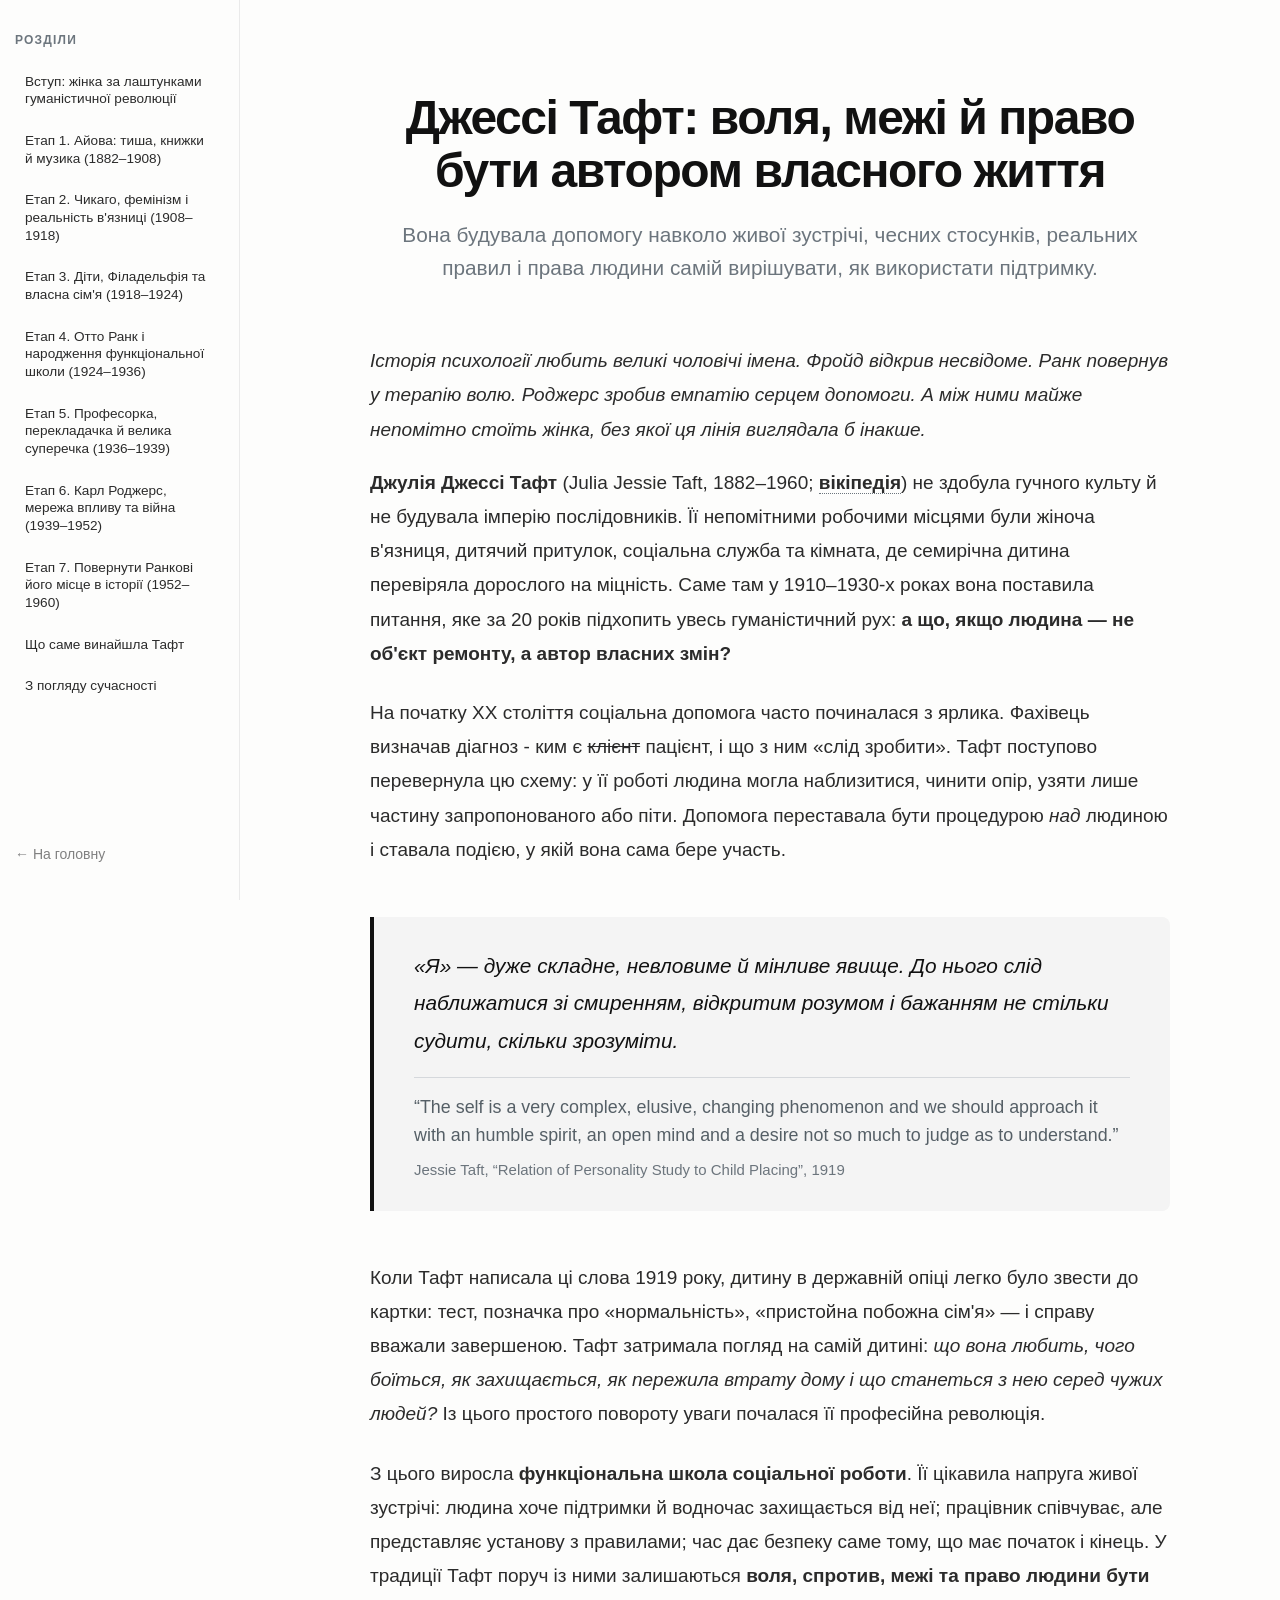
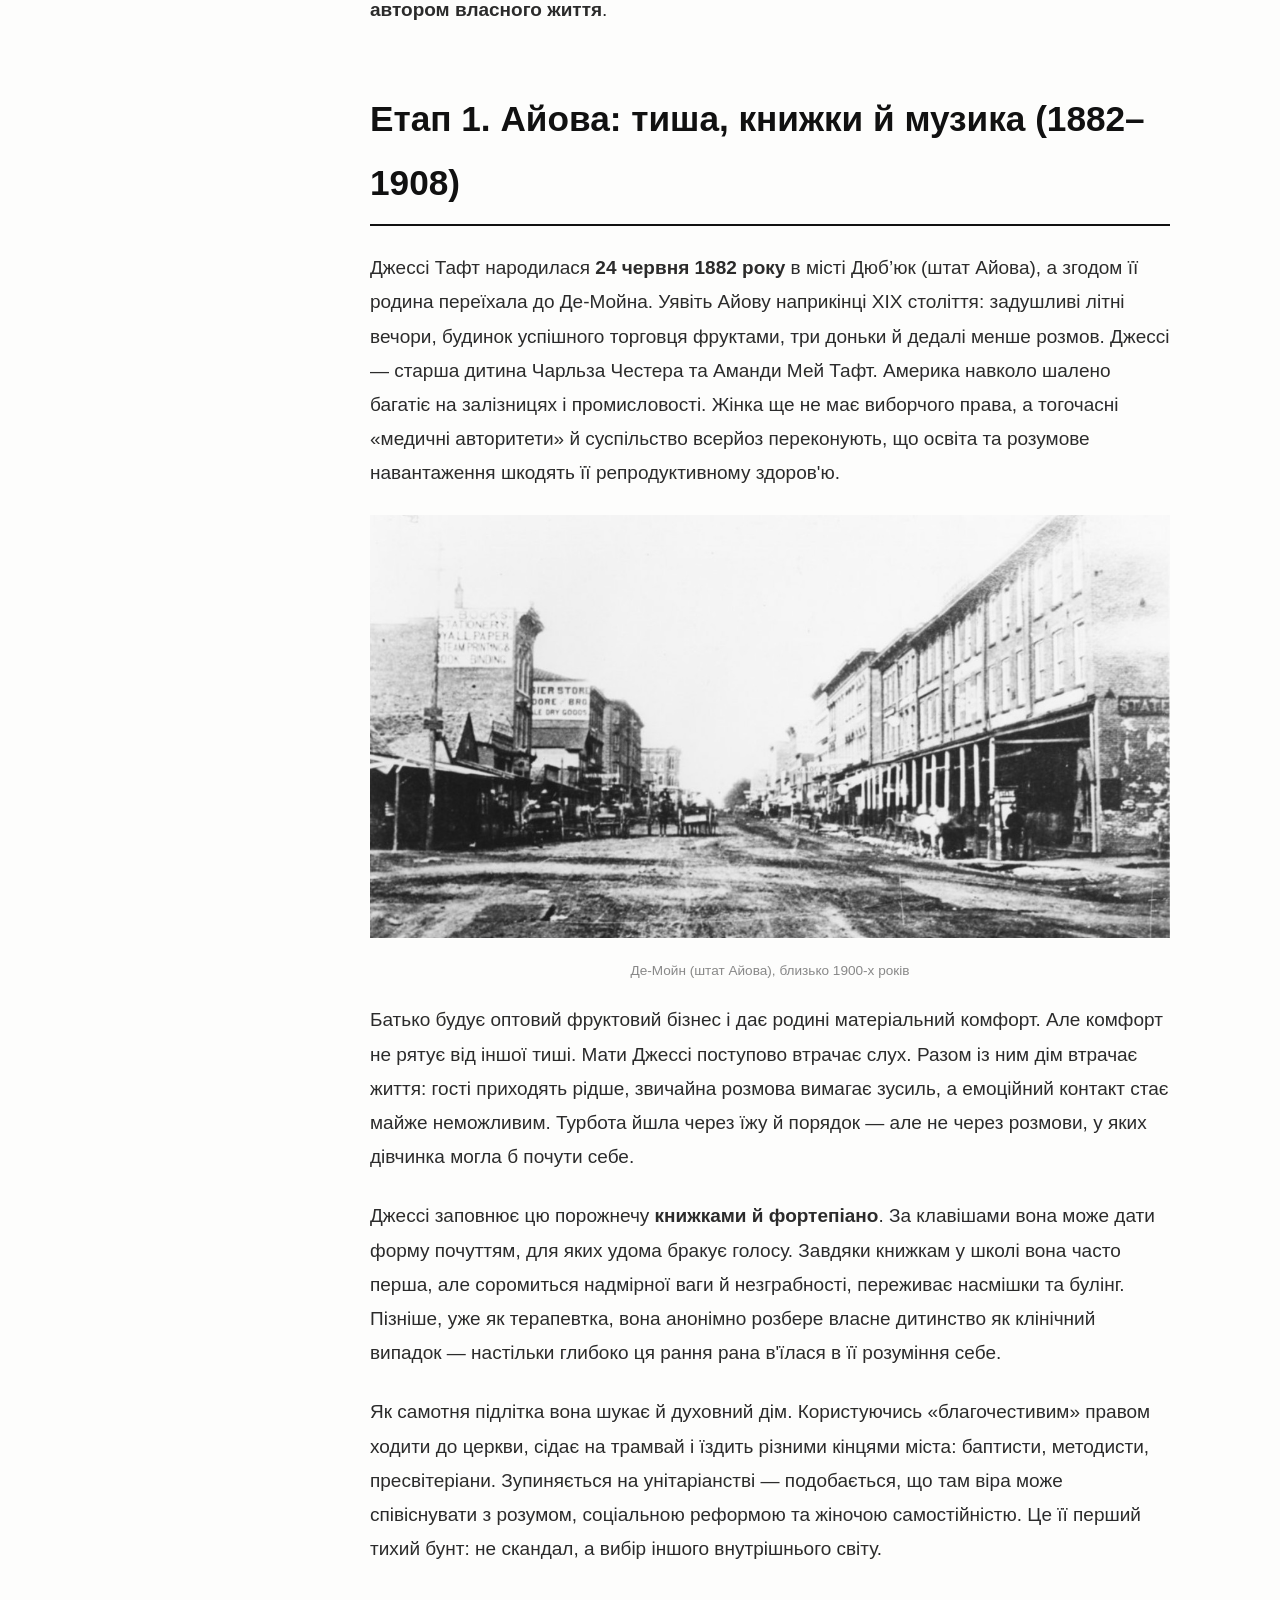
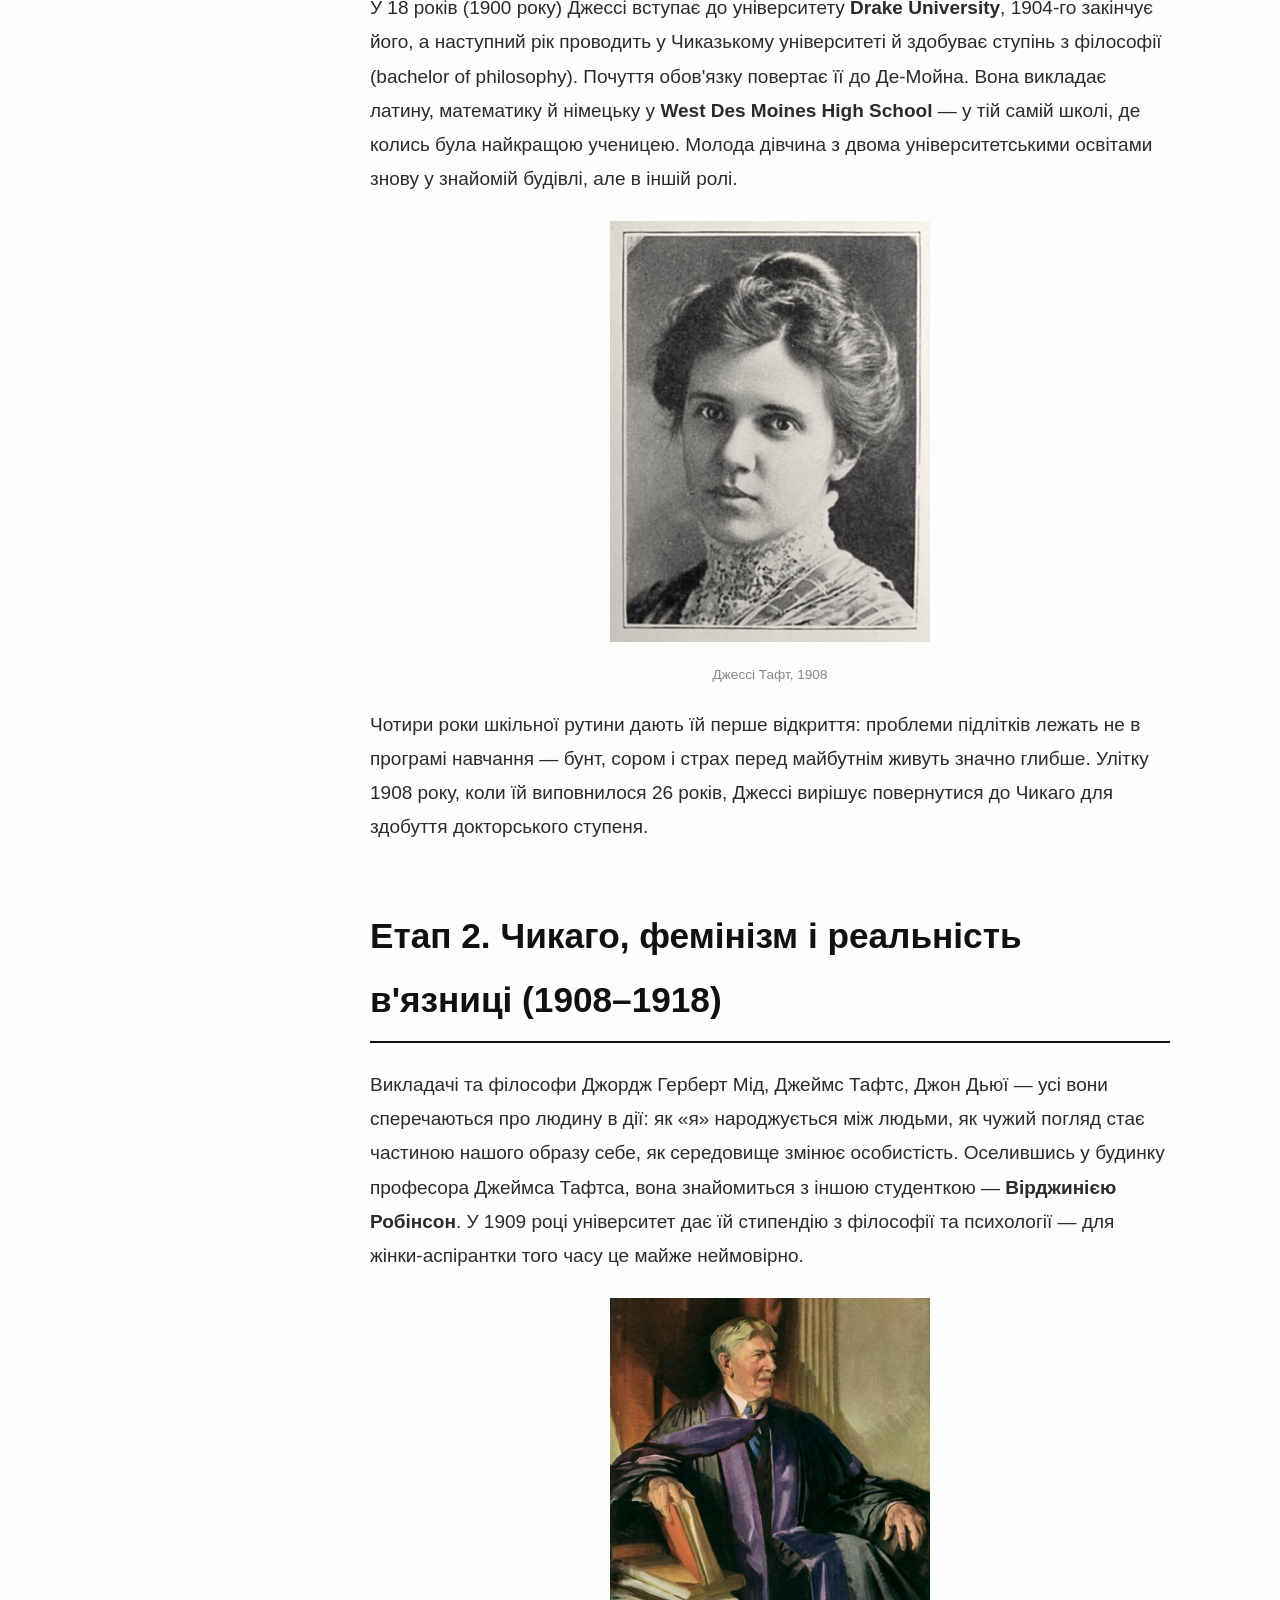
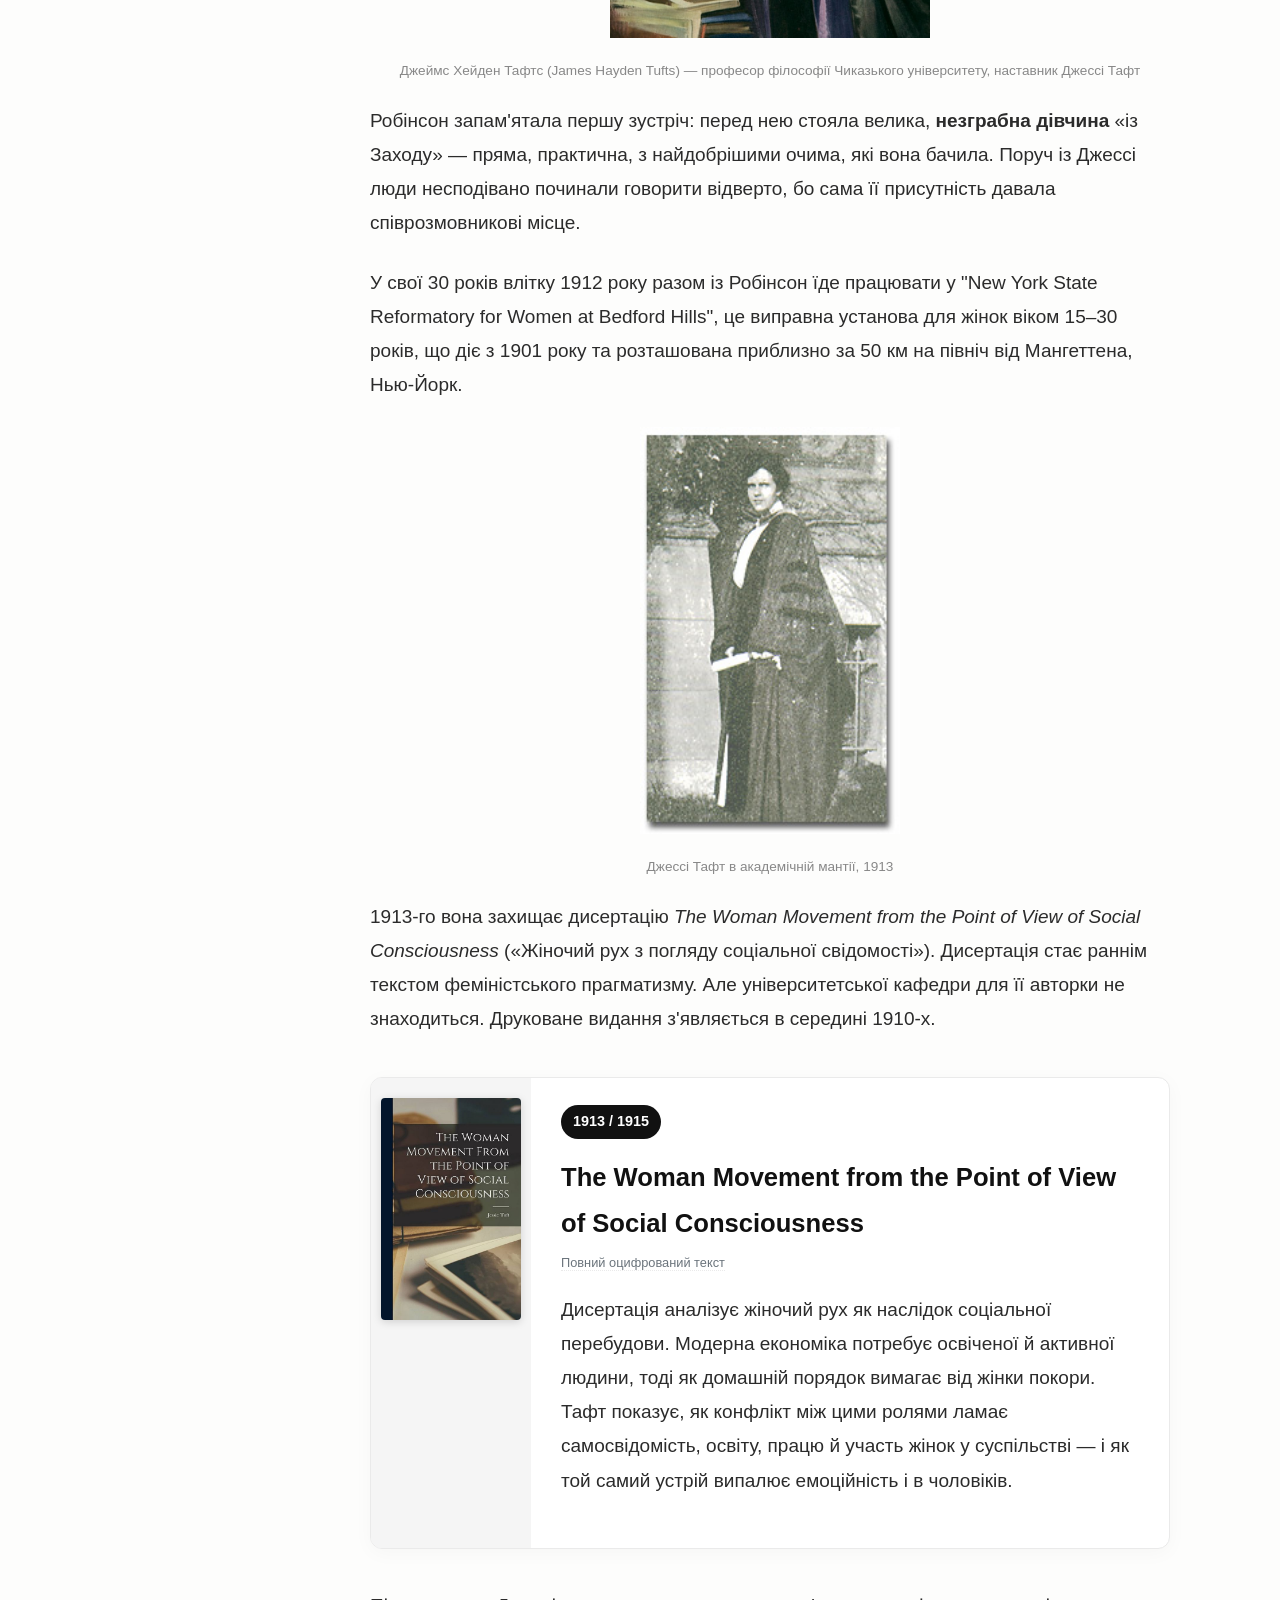
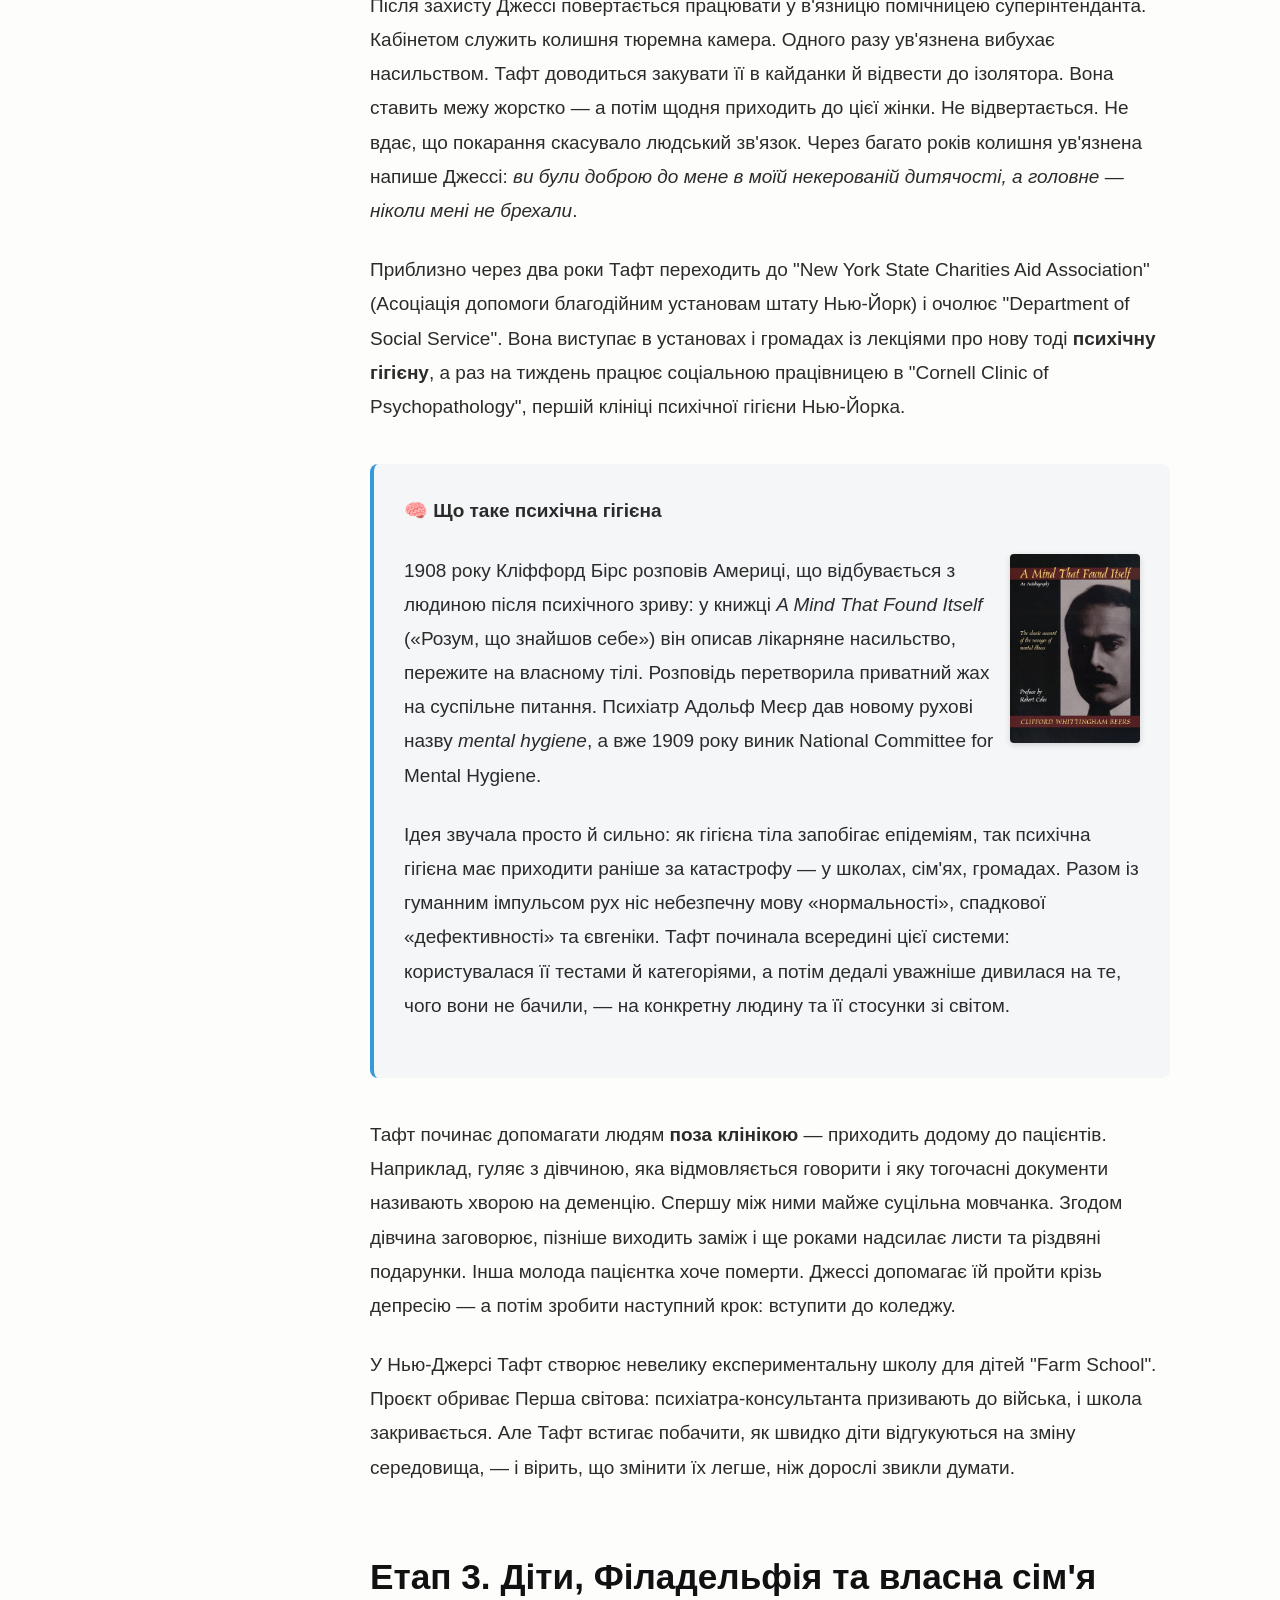
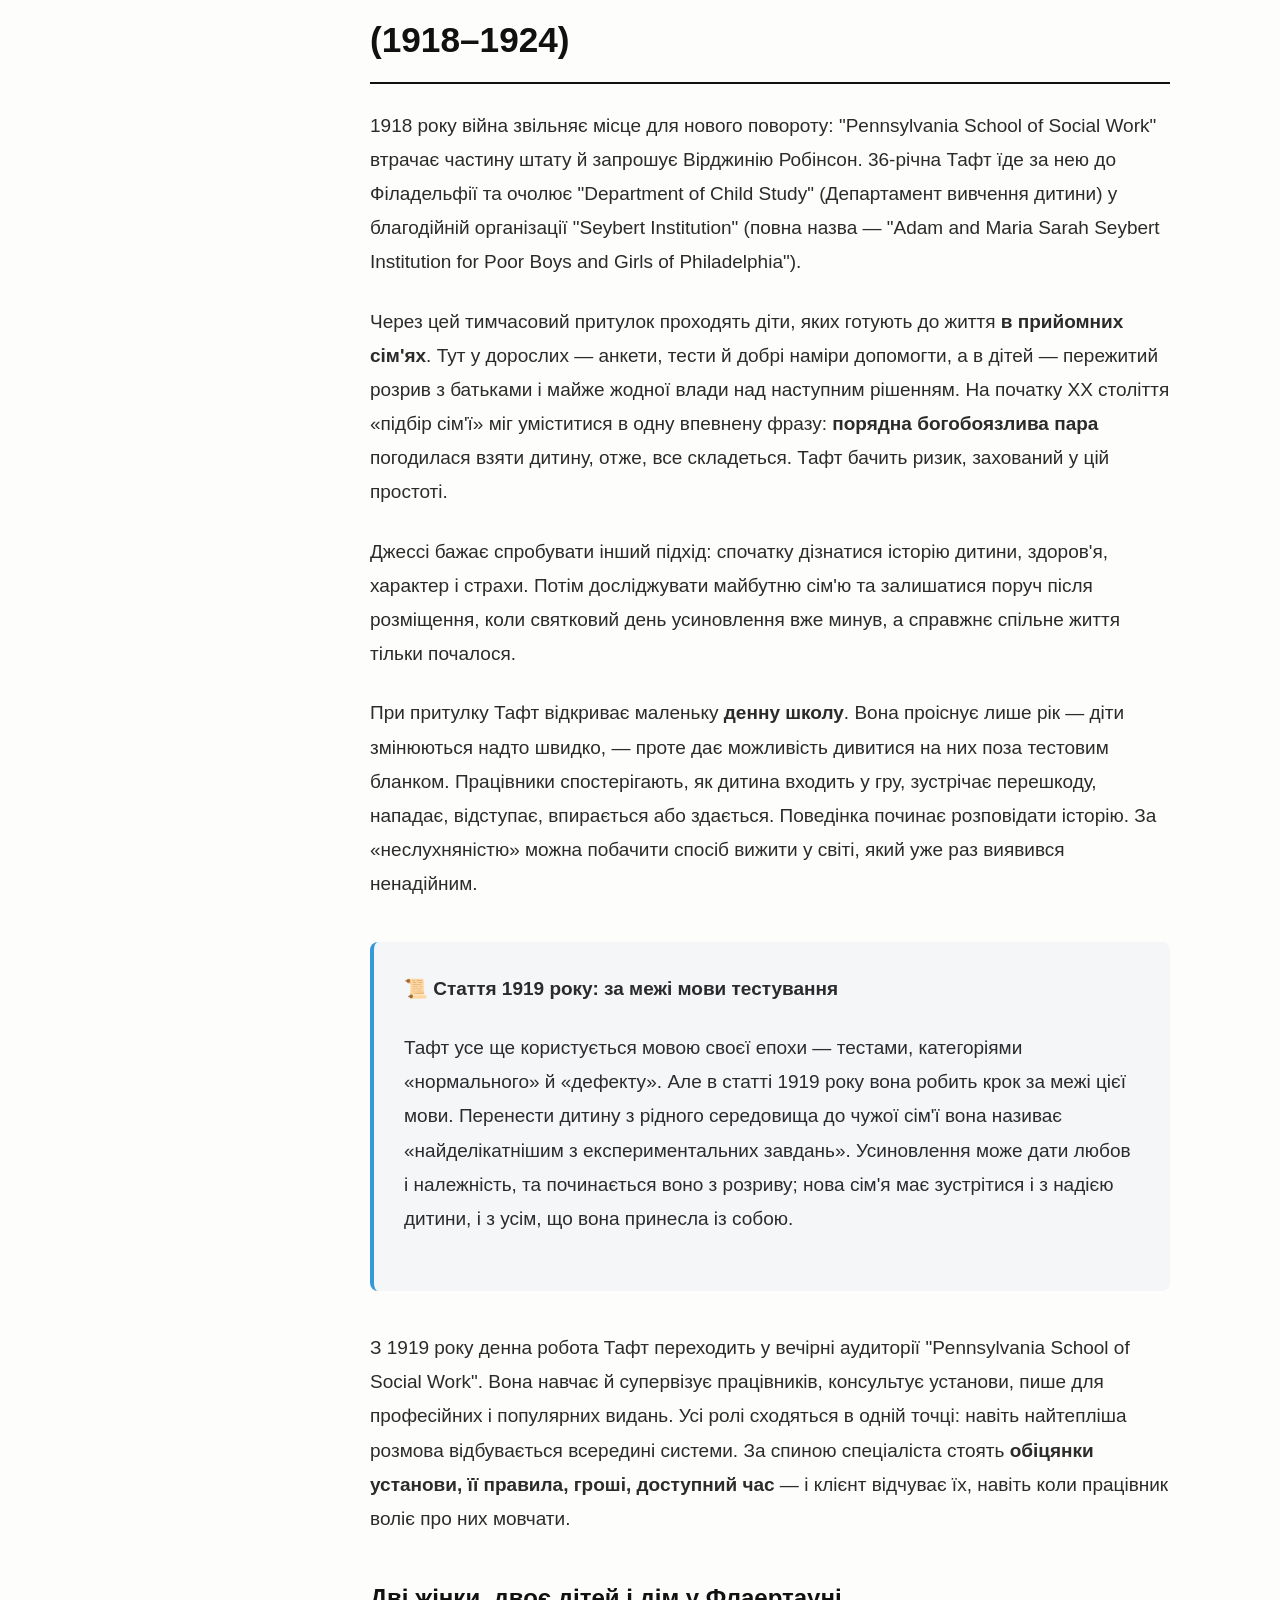
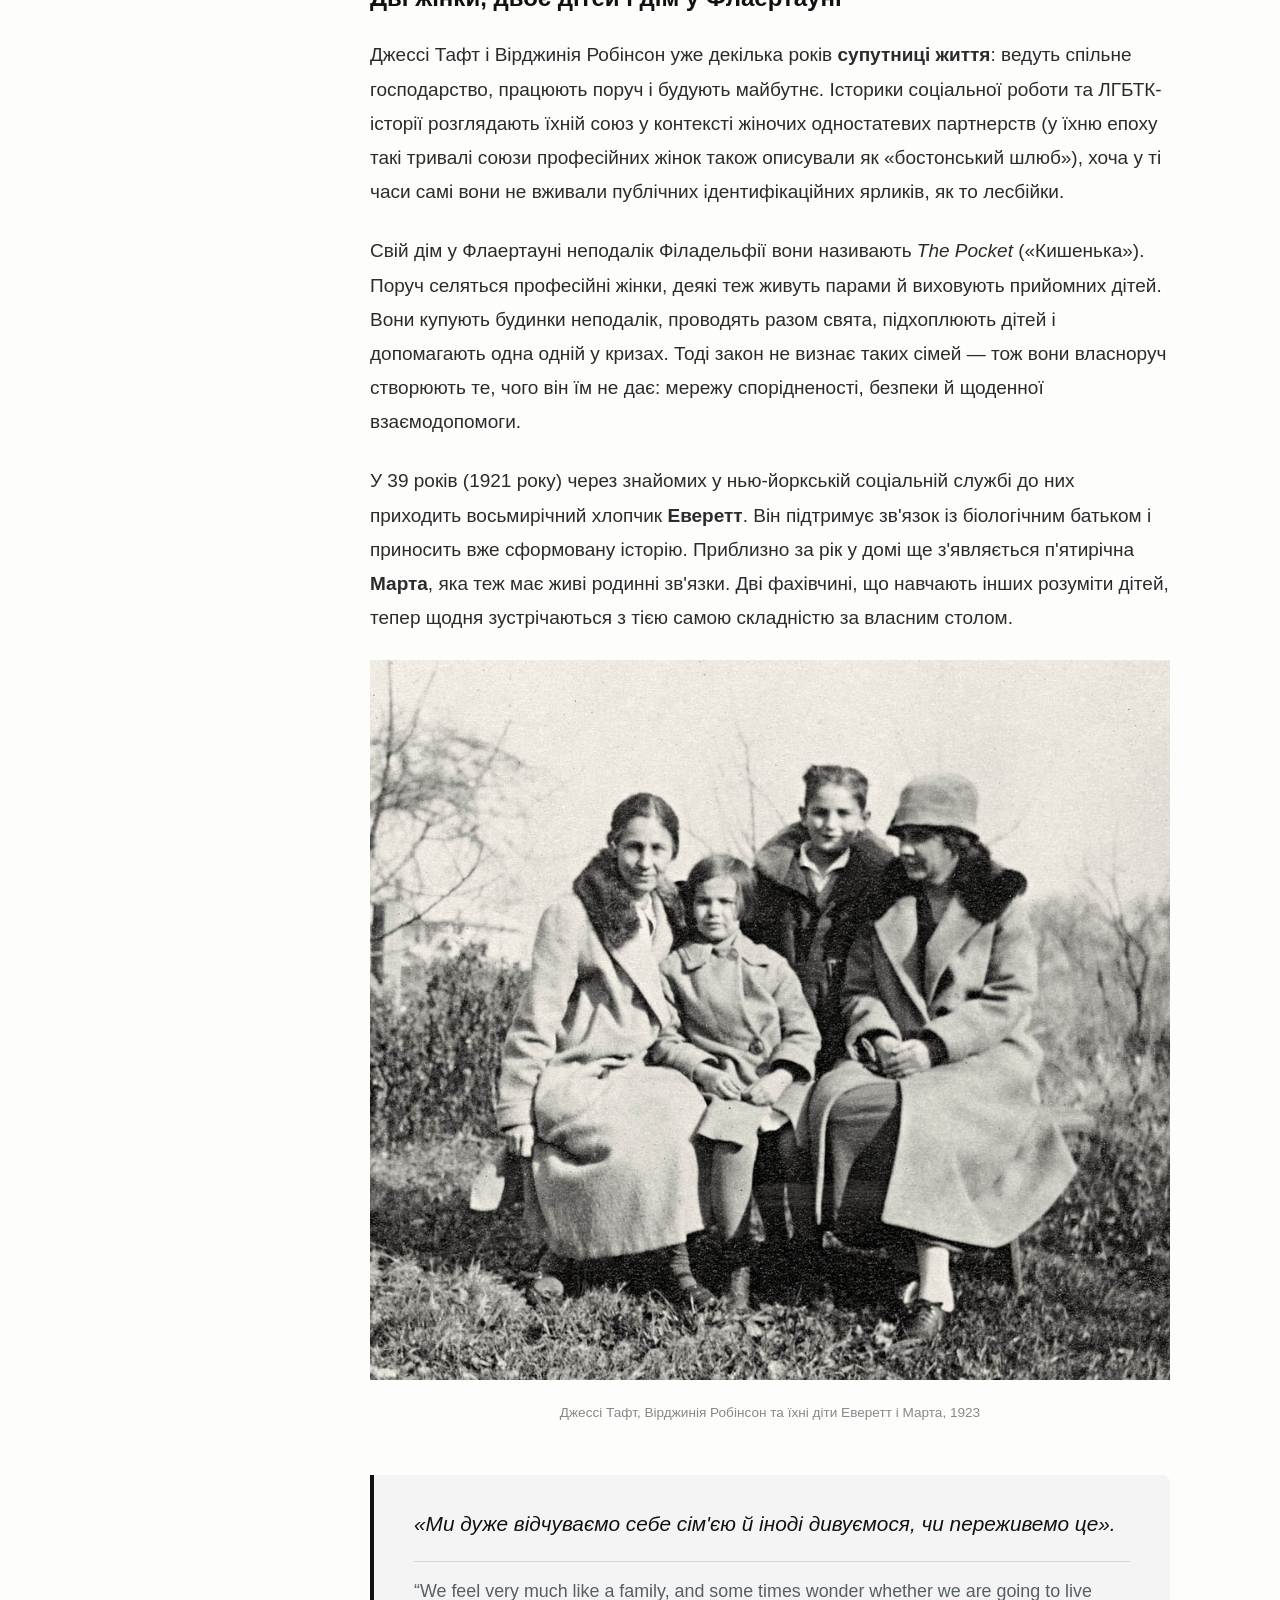
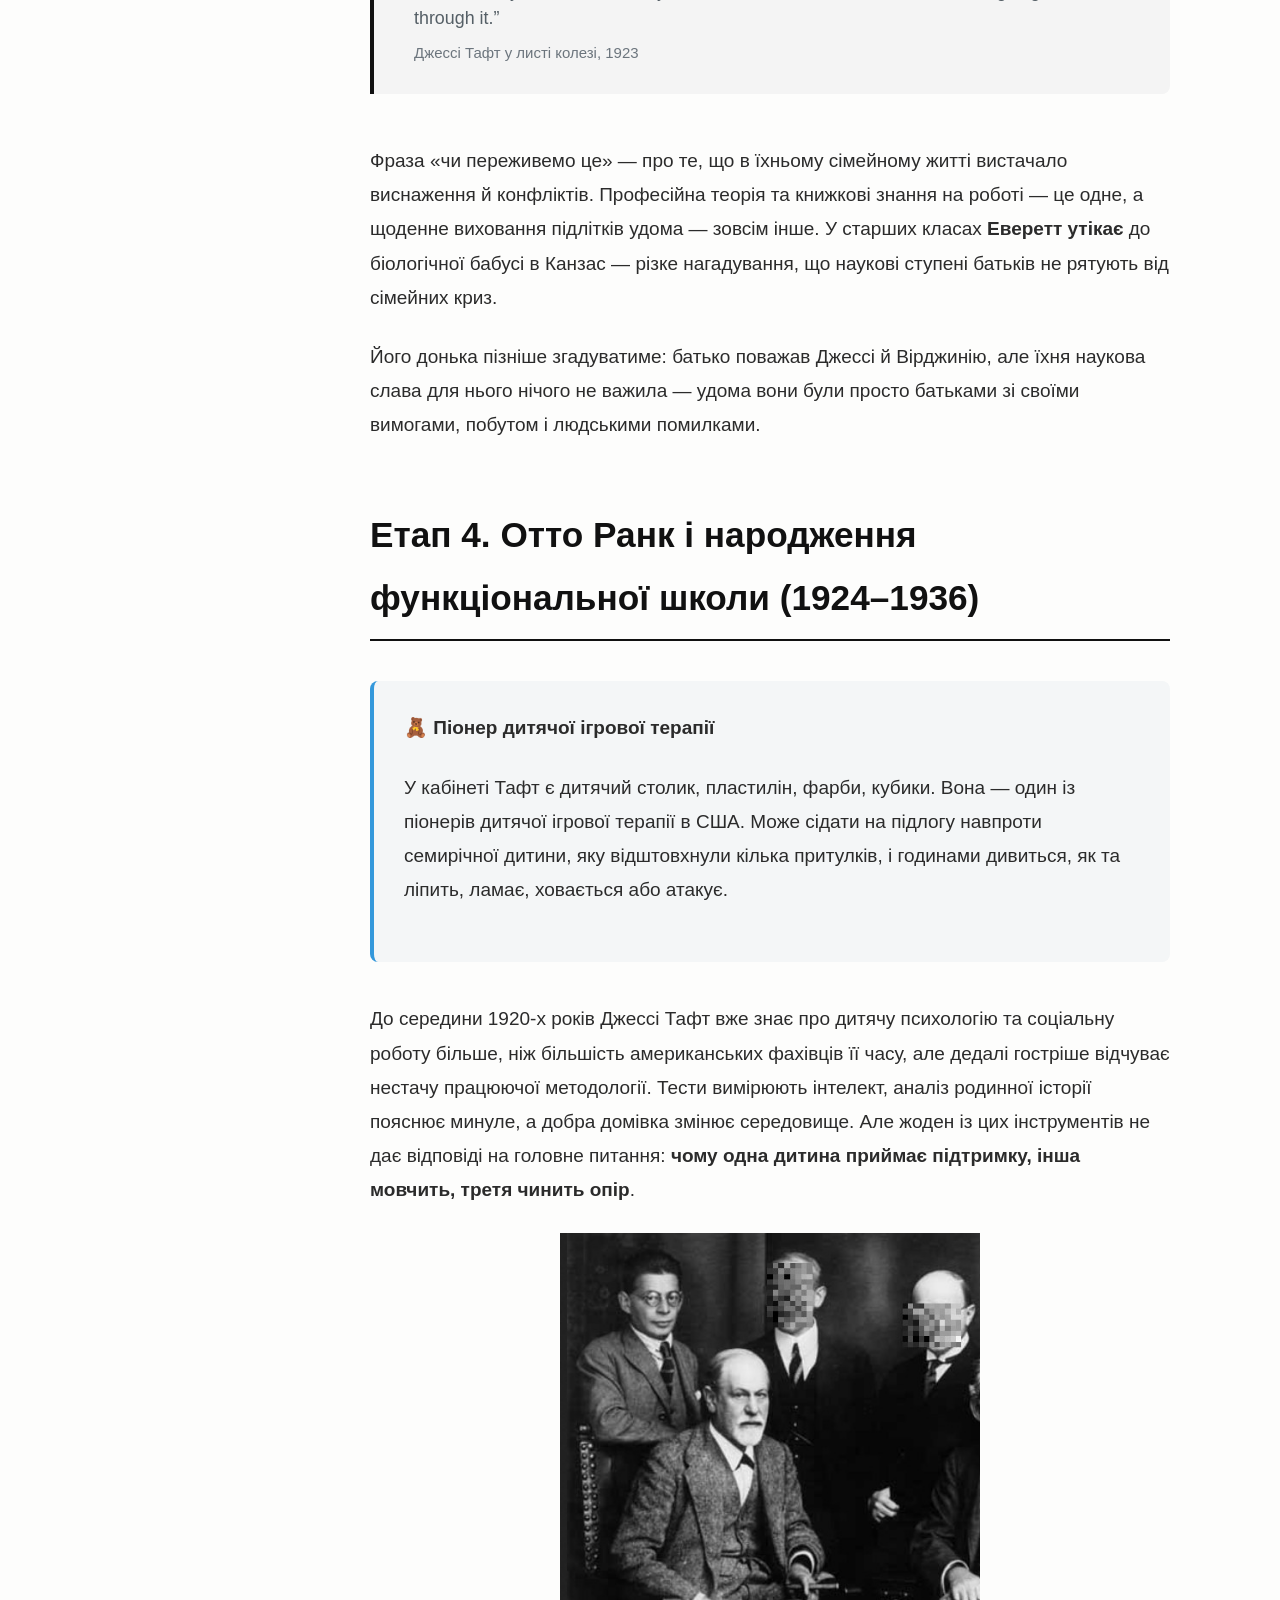
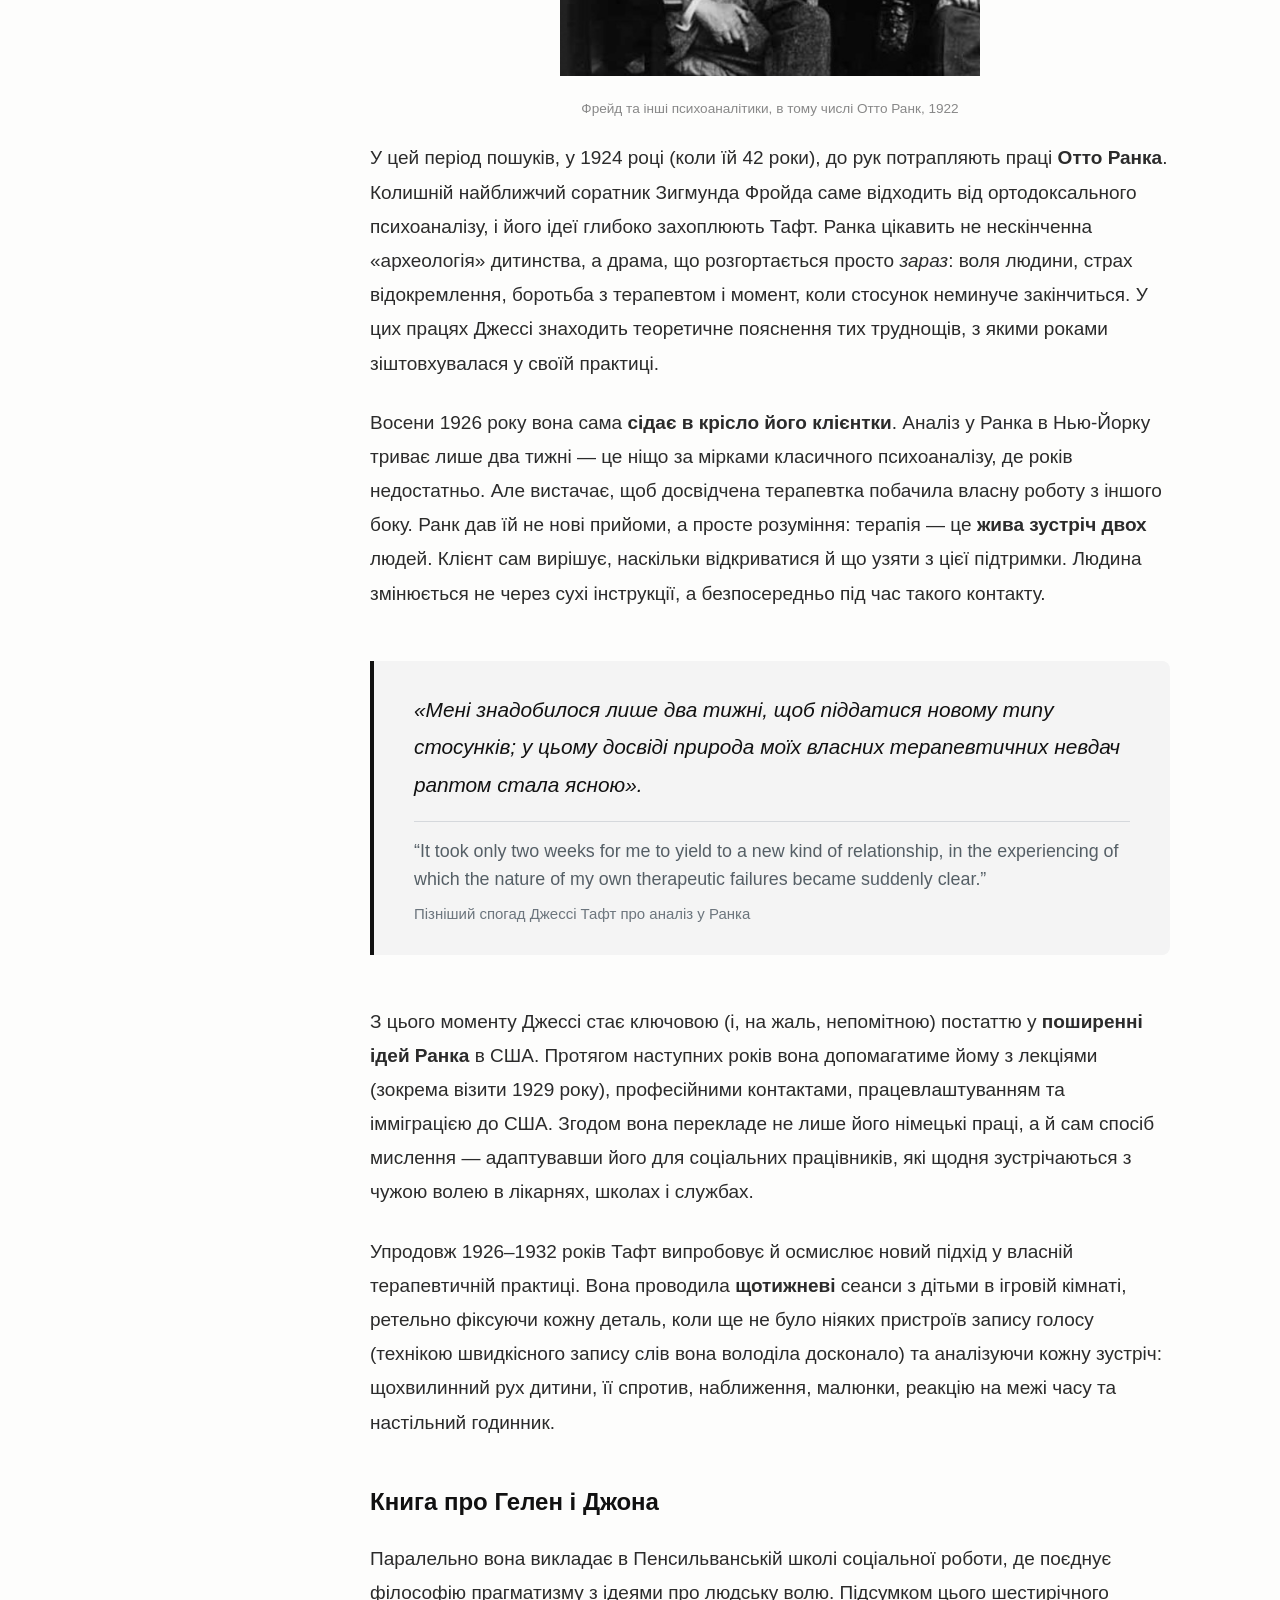
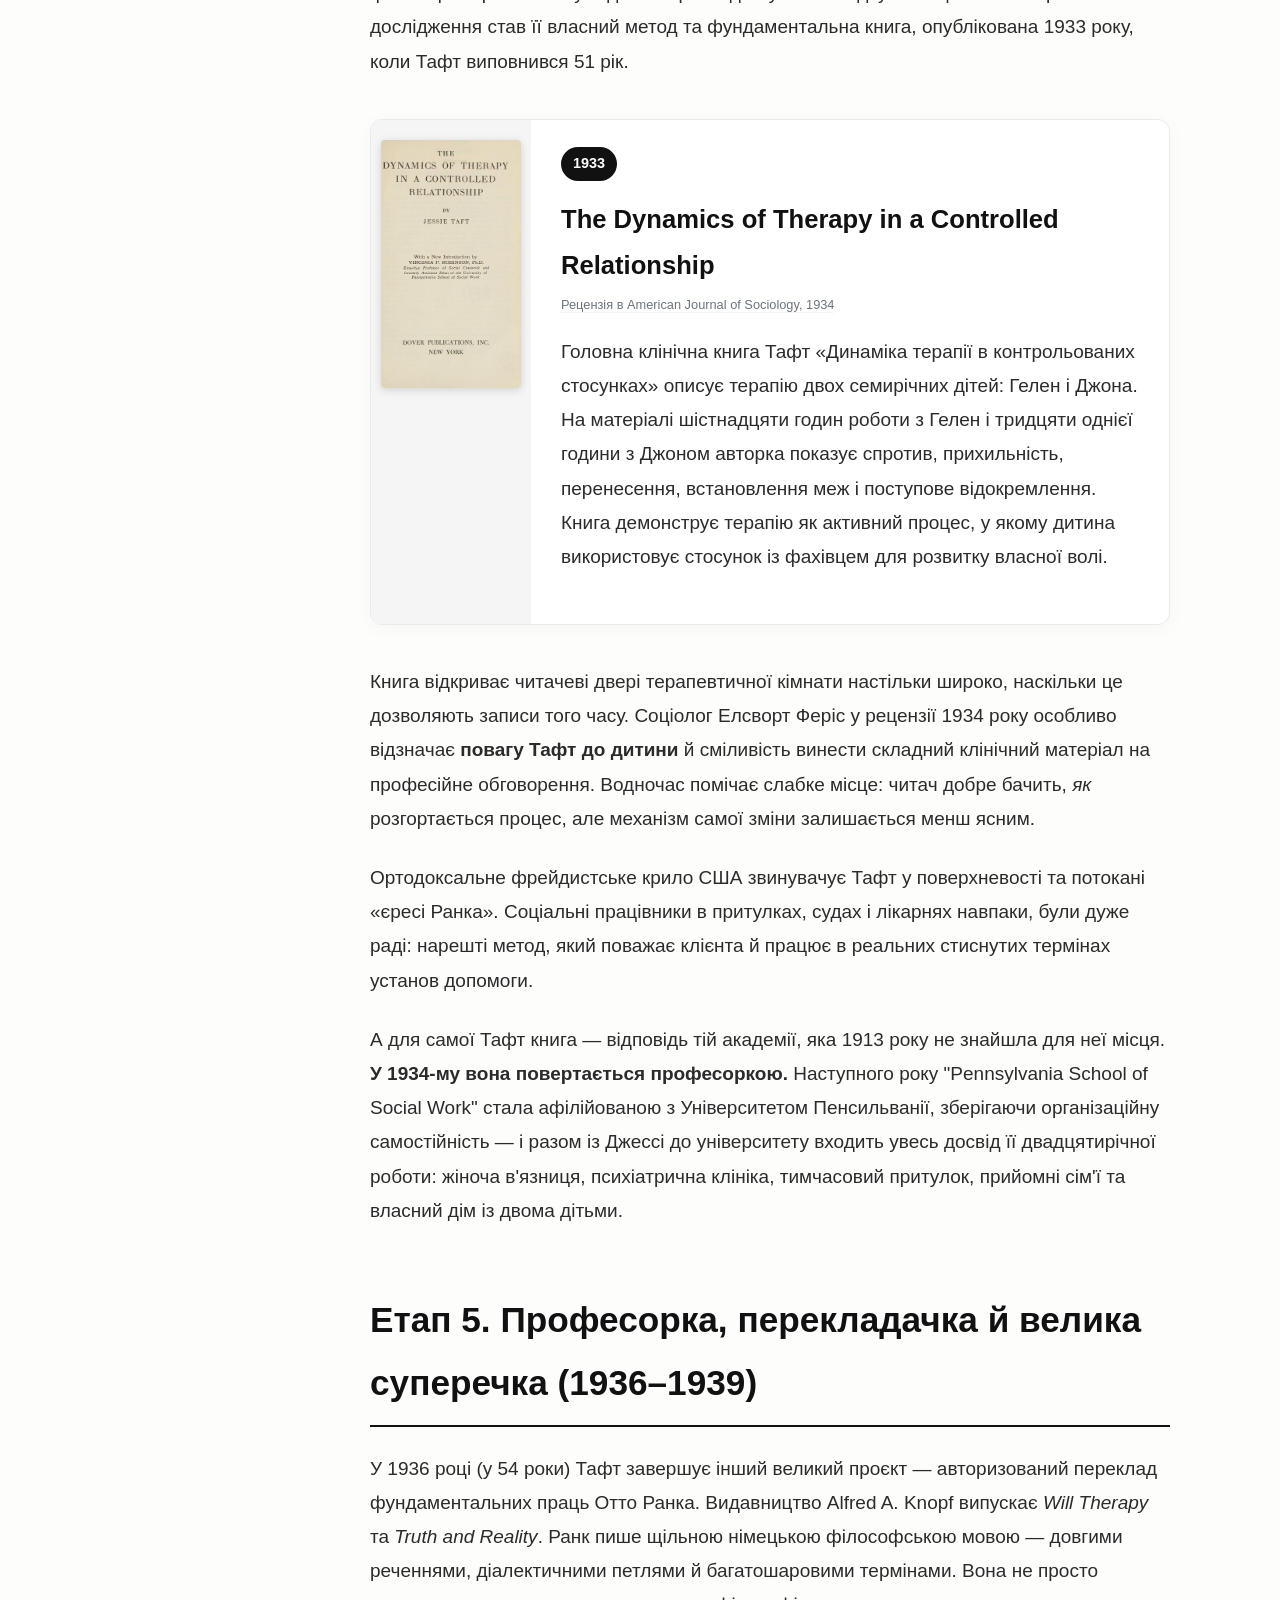
<file: taft/index.html>
<!DOCTYPE html>
<html lang="uk">
<head>
<meta charset="UTF-8">
<meta name="viewport" content="width=device-width, initial-scale=1.0">
<title>Джессі Тафт: воля, межі й право бути автором власного життя</title>
<meta name="description" content="Докладна біографія Джессі Тафт — психологині, феміністської мислительки та співзасновниці функціональної школи соціальної роботи, чиї ідеї про волю, межі й терапевтичні стосунки вплинули на Карла Роджерса.">
<meta name="keywords" content="Джессі Тафт, Jessie Taft, Вірджинія Робінсон, Отто Ранк, функціональна школа соціальної роботи, Карл Роджерс, емпатія, психотерапія, усиновлення">
<meta property="og:title" content="Джессі Тафт: воля, межі й право бути автором власного життя">
<meta property="og:description" content="Історія жінки, яка ще до клієнт-центрованої терапії поставила в центр не діагноз, а волю людини, реальні стосунки, час і право відмовитися від допомоги.">
<meta property="og:type" content="article">
<meta property="og:url" content="https://empathy.danvoronov.com/taft/">
<link rel="canonical" href="https://empathy.danvoronov.com/taft/">
<link rel="stylesheet" href="../styles.css">
</head>
<body>

<nav class="sidebar" role="navigation" aria-label="Навігація за розділами">
  <h4>Розділи</h4>
  <ul class="sidebar-nav">
    <li><a href="#intro">Вступ: жінка за лаштунками гуманістичної революції</a></li>
    <li><a href="#stage1">Етап 1. Айова: тиша, книжки й музика (1882–1908)</a></li>
    <li><a href="#stage2">Етап 2. Чикаго, фемінізм і реальність в'язниці (1908–1918)</a></li>
    <li><a href="#stage3">Етап 3. Діти, Філадельфія та власна сім'я (1918–1924)</a></li>
    <li><a href="#stage4">Етап 4. Отто Ранк і народження функціональної школи (1924–1936)</a></li>
    <li><a href="#stage5">Етап 5. Професорка, перекладачка й велика суперечка (1936–1939)</a></li>
    <li><a href="#stage6">Етап 6. Карл Роджерс, мережа впливу та війна (1939–1952)</a></li>
    <li><a href="#stage7">Етап 7. Повернути Ранкові його місце в історії (1952–1960)</a></li>
    <li><a href="#method">Що саме винайшла Тафт</a></li>
    <li><a href="#critique">З погляду сучасності</a></li>
  </ul>
  <div class="sidebar-footer"><a href="../">← На головну</a></div>
</nav>

<div class="container">
  <header>
    <h1>Джессі Тафт: воля, межі й право бути автором власного життя</h1>
    <div class="subtitle">Вона будувала допомогу навколо живої зустрічі, чесних стосунків, реальних правил і права людини самій вирішувати, як використати підтримку.</div>
  </header>

  <section id="intro">
    <i>Історія психології любить великі чоловічі імена. Фройд відкрив несвідоме. Ранк повернув у терапію волю. Роджерс зробив емпатію серцем допомоги. А між ними майже непомітно стоїть жінка, без якої ця лінія виглядала б інакше.</i>

    <p><b>Джулія Джессі Тафт</b> (Julia Jessie Taft, 1882–1960; <a class="content-link" href="https://en.wikipedia.org/wiki/Jessie_Taft" target="_blank" rel="noopener noreferrer">вікіпедія</a>) не здобула гучного культу й не будувала імперію послідовників. Її непомітними робочими місцями були жіноча в'язниця, дитячий притулок, соціальна служба та кімната, де семирічна дитина перевіряла дорослого на міцність. Саме там у 1910–1930-х роках вона поставила питання, яке за 20 років підхопить увесь гуманістичний рух: <b>а що, якщо людина — не об'єкт ремонту, а автор власних змін?</b></p>

    <p>На початку XX століття соціальна допомога часто починалася з ярлика. Фахівець визначав діагноз - ким є <s>клієнт</s> пацієнт, і що з ним «слід зробити». Тафт поступово перевернула цю схему: у її роботі людина могла наблизитися, чинити опір, узяти лише частину запропонованого або піти. Допомога переставала бути процедурою <i>над</i> людиною і ставала подією, у якій вона сама бере участь.</p>

    <blockquote>
      «Я» — дуже складне, невловиме й мінливе явище. До нього слід наближатися зі смиренням, відкритим розумом і бажанням не стільки судити, скільки зрозуміти.
      <span class="quote-original" lang="en">“The self is a very complex, elusive, changing phenomenon and we should approach it with an humble spirit, an open mind and a desire not so much to judge as to understand.”</span>
      <span class="quote-source">Jessie Taft, “Relation of Personality Study to Child Placing”, 1919</span>
    </blockquote>

    <p>Коли Тафт написала ці слова 1919 року, дитину в державній опіці легко було звести до картки: тест, позначка про «нормальність», «пристойна побожна сім'я» — і справу вважали завершеною. Тафт затримала погляд на самій дитині: <i>що вона любить, чого боїться, як захищається, як пережила втрату дому і що станеться з нею серед чужих людей?</i> Із цього простого повороту уваги почалася її професійна революція.</p>

   <p>З цього виросла <b>функціональна школа соціальної роботи</b>. Її цікавила напруга живої зустрічі: людина хоче підтримки й водночас захищається від неї; працівник співчуває, але представляє установу з правилами; час дає безпеку саме тому, що має початок і кінець. У традиції Тафт поруч із ними залишаються <b>воля, спротив, межі та право людини бути автором власного життя</b>.</p>

  </section>

  <h2 id="stage1">Етап 1. Айова: тиша, книжки й музика (1882–1908)</h2>

  <p>Джессі Тафт народилася <b>24 червня 1882 року</b> в місті Дюб’юк (штат Айова), а згодом її родина переїхала до Де-Мойна. Уявіть Айову наприкінці XIX століття: задушливі літні вечори, будинок успішного торговця фруктами, три доньки й дедалі менше розмов. Джессі — старша дитина Чарльза Честера та Аманди Мей Тафт. Америка навколо шалено багатіє на залізницях і промисловості. Жінка ще не має виборчого права, а тогочасні «медичні авторитети» й суспільство всерйоз переконують, що освіта та розумове навантаження шкодять її репродуктивному здоров'ю.</p>

  <div class="centered-image">
    <img src="img/DesMoines.jpg" alt="Де-Мойн, штат Айова, межа XIX–XX століть" loading="lazy">
    <div class="caption">Де-Мойн (штат Айова), близько 1900-х років</div>
  </div>

  <p>Батько будує оптовий фруктовий бізнес і дає родині матеріальний комфорт. Але комфорт не рятує від іншої тиші. Мати Джессі поступово втрачає слух. Разом із ним дім втрачає життя: гості приходять рідше, звичайна розмова вимагає зусиль, а емоційний контакт стає майже неможливим. Турбота йшла через їжу й порядок — але не через розмови, у яких дівчинка могла б почути себе.</p>

  <p>Джессі заповнює цю порожнечу <b>книжками й фортепіано</b>. За клавішами вона може дати форму почуттям, для яких удома бракує голосу. Завдяки книжкам у школі вона часто перша, але соромиться надмірної ваги й незграбності, переживає насмішки та булінг. Пізніше, уже як терапевтка, вона анонімно розбере власне дитинство як клінічний випадок — настільки глибоко ця рання рана в'їлася в її розуміння себе.</p>

  <p>Як самотня підлітка вона шукає й духовний дім. Користуючись «благочестивим» правом ходити до церкви, сідає на трамвай і їздить різними кінцями міста: баптисти, методисти, пресвітеріани. Зупиняється на унітаріанстві — подобається, що там віра може співіснувати з розумом, соціальною реформою та жіночою самостійністю. Це її перший тихий бунт: не скандал, а вибір іншого внутрішнього світу.</p>

  <p>У 18 років (1900 року) Джессі вступає до університету <b>Drake University</b>, 1904-го закінчує його, а наступний рік проводить у Чиказькому університеті й здобуває ступінь з філософії (bachelor of philosophy). Почуття обов'язку повертає її до Де-Мойна. Вона викладає латину, математику й німецьку у <b>West Des Moines High School</b> — у тій самій школі, де колись була найкращою ученицею. Молода дівчина з двома університетськими освітами знову у знайомій будівлі, але в іншій ролі.</p>

  <div class="centered-image centered-image--portrait">
    <img src="img/Jessie_Taft_1908.jpg" alt="Портрет Джессі Тафт, 1908 рік" loading="lazy">
    <div class="caption">Джессі Тафт, 1908</div>
  </div>

  <p>Чотири роки шкільної рутини дають їй перше відкриття: проблеми підлітків лежать не в програмі навчання — бунт, сором і страх перед майбутнім живуть значно глибше. Улітку 1908 року, коли їй виповнилося 26 років, Джессі вирішує повернутися до Чикаго для здобуття докторського ступеня.</p>

  <h2 id="stage2">Етап 2. Чикаго, фемінізм і реальність в'язниці (1908–1918)</h2>

  <p>Викладачі та філософи Джордж Герберт Мід, Джеймс Тафтс, Джон Дьюї — усі вони сперечаються про людину в дії: як «я» народжується між людьми, як чужий погляд стає частиною нашого образу себе, як середовище змінює особистість. Оселившись у будинку професора Джеймса Тафтса, вона знайомиться з іншою студенткою — <b>Вірджинією Робінсон</b>. У 1909 році університет дає їй стипендію з філософії та психології — для жінки-аспірантки того часу це майже неймовірно. </p>

  <div class="centered-image centered-image--portrait">
    <img src="img/JamesTufts.jpg" alt="Джеймс Хейден Тафтс" loading="lazy">
    <div class="caption">Джеймс Хейден Тафтс (James Hayden Tufts) — професор філософії Чиказького університету, наставник Джессі Тафт</div>
  </div>

  <p>Робінсон запам'ятала першу зустріч: перед нею стояла велика, <b>незграбна дівчина</b> «із Заходу» — пряма, практична, з найдобрішими очима, які вона бачила. Поруч із Джессі люди несподівано починали говорити відверто, бо сама її присутність давала співрозмовникові місце.</p>

  <p>У свої 30 років влітку 1912 року разом із Робінсон їде працювати у "New York State Reformatory for Women at Bedford Hills", це виправна установа для жінок віком 15–30 років, що діє з 1901 року та розташована приблизно за 50 км на північ від Мангеттена, Нью-Йорк.</p>

  <div class="centered-image centered-image--archive-portrait">
    <img src="img/taft1913.jpg" alt="Джессі Тафт в академічній мантії, 1913 рік" loading="lazy">
    <div class="caption">Джессі Тафт в академічній мантії, 1913</div>
  </div>

   <p>1913-го вона захищає дисертацію <i>The Woman Movement from the Point of View of Social Consciousness</i> («Жіночий рух з погляду соціальної свідомості»). Дисертація стає раннім текстом феміністського прагматизму. Але університетської кафедри для її авторки не знаходиться. Друковане видання з'являється в середині 1910-х.</p>  

  <div class="book-card">
    <div class="book-cover">
      <img src="img/book1915.jpg" alt="Обкладинка книги The Woman Movement from the Point of View of Social Consciousness" loading="lazy">
    </div>
    <div class="book-content">
      <div class="book-year">1913 / 1915</div>
      <h3 class="book-title">The Woman Movement from the Point of View of Social Consciousness</h3>
      <p class="book-goodreads"><a href="https://brocku.ca/MeadProject/Taft/1915_00.html" target="_blank" rel="noopener noreferrer">Повний оцифрований текст</a></p>
      <p>Дисертація аналізує жіночий рух як наслідок соціальної перебудови. Модерна економіка потребує освіченої й активної людини, тоді як домашній порядок вимагає від жінки покори. Тафт показує, як конфлікт між цими ролями ламає самосвідомість, освіту, працю й участь жінок у суспільстві — і як той самий устрій випалює емоційність і в чоловіків.</p>
    </div>
  </div>

  <p>Після захисту Джессі повертається працювати у в'язницю помічницею суперінтенданта. Кабінетом служить колишня тюремна камера. Одного разу ув'язнена вибухає насильством. Тафт доводиться закувати її в кайданки й відвести до ізолятора. Вона ставить межу жорстко — а потім щодня приходить до цієї жінки. Не відвертається. Не вдає, що покарання скасувало людський зв'язок. Через багато років колишня ув'язнена напише Джессі: <i>ви були доброю до мене в моїй некерованій дитячості, а головне — ніколи мені не брехали</i>.</p>

  <p>Приблизно через два роки Тафт переходить до "New York State Charities Aid Association" (Асоціація допомоги благодійним установам штату Нью-Йорк) і очолює "Department of Social Service". Вона виступає в установах і громадах із лекціями про нову тоді <b>психічну гігієну</b>, а раз на тиждень працює соціальною працівницею в "Cornell Clinic of Psychopathology", першій клініці психічної гігієни Нью-Йорка.</p>

  <div class="infobox">
    <h4>🧠 Що таке психічна гігієна</h4>
    <div style="float: right; margin: 0 0 10px 15px; max-width: 130px;">
      <img src="img/mindbook.jpg" alt="Обкладинка книги A Mind That Found Itself (1908)" style="width: 100%; height: auto; border-radius: 4px; box-shadow: 0 2px 6px rgba(0,0,0,0.15);" loading="lazy">
    </div>
    <p>1908 року Кліффорд Бірс розповів Америці, що відбувається з людиною після психічного зриву: у книжці <i>A Mind That Found Itself</i> («Розум, що знайшов себе») він описав лікарняне насильство, пережите на власному тілі. Розповідь перетворила приватний жах на суспільне питання. Психіатр Адольф Меєр дав новому рухові назву <i>mental hygiene</i>, а вже 1909 року виник National Committee for Mental Hygiene.</p>
    <p>Ідея звучала просто й сильно: як гігієна тіла запобігає епідеміям, так психічна гігієна має приходити раніше за катастрофу — у школах, сім'ях, громадах. Разом із гуманним імпульсом рух ніс небезпечну мову «нормальності», спадкової «дефективності» та євгеніки. Тафт починала всередині цієї системи: користувалася її тестами й категоріями, а потім дедалі уважніше дивилася на те, чого вони не бачили, — на конкретну людину та її стосунки зі світом.</p>
    <div style="clear: both;"></div>
  </div>

  <p>Тафт починає допомагати людям <b>поза клінікою</b> — приходить додому до пацієнтів. Наприклад, гуляє з дівчиною, яка відмовляється говорити і яку тогочасні документи називають хворою на деменцію. Спершу між ними майже суцільна мовчанка. Згодом дівчина заговорює, пізніше виходить заміж і ще роками надсилає листи та різдвяні подарунки. Інша молода пацієнтка хоче померти. Джессі допомагає їй пройти крізь депресію — а потім зробити наступний крок: вступити до коледжу.</p>

  <p>У Нью-Джерсі Тафт створює невелику експериментальну школу для дітей "Farm School". Проєкт обриває Перша світова: психіатра-консультанта призивають до війська, і школа закривається. Але Тафт встигає побачити, як швидко діти відгукуються на зміну середовища, — і вірить, що змінити їх легше, ніж дорослі звикли думати.</p>

  <h2 id="stage3">Етап 3. Діти, Філадельфія та власна сім'я (1918–1924)</h2>

  <p>1918 року війна звільняє місце для нового повороту: "Pennsylvania School of Social Work" втрачає частину штату й запрошує Вірджинію Робінсон. 36-річна Тафт їде за нею до Філадельфії та очолює "Department of Child Study" (Департамент вивчення дитини) у благодійній організації "Seybert Institution" (повна назва — "Adam and Maria Sarah Seybert Institution for Poor Boys and Girls of Philadelphia").</p>

  <p>Через цей тимчасовий притулок проходять діти, яких готують до життя <b>в прийомних сім'ях</b>. Тут у дорослих — анкети, тести й добрі наміри допомогти, а в дітей — пережитий розрив з батьками і майже жодної влади над наступним рішенням. На початку XX століття «підбір сім'ї» міг уміститися в одну впевнену фразу: <b>порядна богобоязлива пара</b> погодилася взяти дитину, отже, все складеться. Тафт бачить ризик, захований у цій простоті.</p>

  <p>Джессі бажає спробувати інший підхід: спочатку дізнатися історію дитини, здоров'я, характер і страхи. Потім досліджувати майбутню сім'ю та залишатися поруч після розміщення, коли святковий день усиновлення вже минув, а справжнє спільне життя тільки почалося.</p>

  <p>При притулку Тафт відкриває маленьку <b>денну школу</b>. Вона проіснує лише рік — діти змінюються надто швидко, — проте дає можливість дивитися на них поза тестовим бланком. Працівники спостерігають, як дитина входить у гру, зустрічає перешкоду, нападає, відступає, впирається або здається. Поведінка починає розповідати історію. За «неслухняністю» можна побачити спосіб вижити у світі, який уже раз виявився ненадійним.</p>

  <div class="infobox">
    <h4>📜 Стаття 1919 року: за межі мови тестування</h4>
    <p>Тафт усе ще користується мовою своєї епохи — тестами, категоріями «нормального» й «дефекту». Але в статті 1919 року вона робить крок за межі цієї мови. Перенести дитину з рідного середовища до чужої сім'ї вона називає «найделікатнішим з експериментальних завдань». Усиновлення може дати любов і належність, та починається воно з розриву; нова сім'я має зустрітися і з надією дитини, і з усім, що вона принесла із собою.</p>
  </div>

  <p>З 1919 року денна робота Тафт переходить у вечірні аудиторії "Pennsylvania School of Social Work". Вона навчає й супервізує працівників, консультує установи, пише для професійних і популярних видань. Усі ролі сходяться в одній точці: навіть найтепліша розмова відбувається всередині системи. За спиною спеціаліста стоять <b>обіцянки установи, її правила, гроші, доступний час</b> — і клієнт відчуває їх, навіть коли працівник воліє про них мовчати.</p>

  <h3>Дві жінки, двоє дітей і дім у Флаертауні</h3>

  <p>Джессі Тафт і Вірджинія Робінсон уже декілька років <b>супутниці життя</b>: ведуть спільне господарство, працюють поруч і будують майбутнє. Історики соціальної роботи та ЛГБТК-історії розглядають їхній союз у контексті жіночих одностатевих партнерств (у їхню епоху такі тривалі союзи професійних жінок також описували як «бостонський шлюб»), хоча у ті часи самі вони не вживали публічних ідентифікаційних ярликів, як то лесбійки.</p>

  <p>Свій дім у Флаертауні неподалік Філадельфії вони називають <i lang="en">The Pocket</i> («Кишенька»). Поруч селяться професійні жінки, деякі теж живуть парами й виховують прийомних дітей. Вони купують будинки неподалік, проводять разом свята, підхоплюють дітей і допомагають одна одній у кризах. Тоді закон не визнає таких сімей — тож вони власноруч створюють те, чого він їм не дає: мережу спорідненості, безпеки й щоденної взаємодопомоги.</p>

  <p>У 39 років (1921 року) через знайомих у нью-йоркській соціальній службі до них приходить восьмирічний хлопчик <b>Еверетт</b>. Він підтримує зв'язок із біологічним батьком і приносить вже сформовану історію. Приблизно за рік у домі ще з'являється п'ятирічна <b>Марта</b>, яка теж має живі родинні зв'язки. Дві фахівчині, що навчають інших розуміти дітей, тепер щодня зустрічаються з тією самою складністю за власним столом.</p>

  <div class="centered-image">
    <img src="img/Jessie_Taft_Family_1923.jpg" alt="Джессі Тафт і Вірджинія Робінсон з дітьми Евереттом і Мартою, 1923 рік" loading="lazy">
    <div class="caption">Джессі Тафт, Вірджинія Робінсон та їхні діти Еверетт і Марта, 1923</div>
  </div> 

  <blockquote>
    «Ми дуже відчуваємо себе сім'єю й іноді дивуємося, чи переживемо це».
    <span class="quote-original" lang="en">“We feel very much like a family, and some times wonder whether we are going to live through it.”</span>
    <span class="quote-source">Джессі Тафт у листі колезі, 1923</span>
  </blockquote>

  <p>Фраза «чи переживемо це» — про те, що в їхньому сімейному житті вистачало виснаження й конфліктів. Професійна теорія та книжкові знання на роботі — це одне, а щоденне виховання підлітків удома — зовсім інше. У старших класах <b>Еверетт утікає</b> до біологічної бабусі в Канзас — різке нагадування, що наукові ступені батьків не рятують від сімейних криз.</p>

  <p>Його донька пізніше згадуватиме: батько поважав Джессі й Вірджинію, але їхня наукова слава для нього нічого не важила — удома вони були просто батьками зі своїми вимогами, побутом і людськими помилками.</p>


  <h2 id="stage4">Етап 4. Отто Ранк і народження функціональної школи (1924–1936)</h2>

  <div class="infobox">
    <h4>🧸 Піонер дитячої ігрової терапії</h4>
    <p>У кабінеті Тафт є дитячий столик, пластилін, фарби, кубики. Вона — один із піонерів дитячої ігрової терапії в США. Може сідати на підлогу навпроти семирічної дитини, яку відштовхнули кілька притулків, і годинами дивиться, як та ліпить, ламає, ховається або атакує.</p>
  </div>

  <p>До середини 1920-х років Джессі Тафт вже знає про дитячу психологію та соціальну роботу більше, ніж більшість американських фахівців її часу, але дедалі гостріше відчуває нестачу працюючої методології. Тести вимірюють інтелект, аналіз родинної історії пояснює минуле, а добра домівка змінює середовище. Але жоден із цих інструментів не дає відповіді на головне питання: <b>чому одна дитина приймає підтримку, інша мовчить, третя чинить опір</b>.</p>

  <div class="centered-image centered-image--archive-landscape">
    <img src="img/Rank1922.jpg" alt="Фрейд та інші психоаналітики, в тому числі Отто Ранк, 1922" loading="lazy">
    <div class="caption">Фрейд та інші психоаналітики, в тому числі Отто Ранк, 1922</div>
  </div>

  <p>У цей період пошуків, у 1924 році (коли їй 42 роки), до рук потрапляють праці <b>Отто Ранка</b>. Колишній найближчий соратник Зигмунда Фройда саме відходить від ортодоксального психоаналізу, і його ідеї глибоко захоплюють Тафт. Ранка цікавить не нескінченна «археологія» дитинства, а драма, що розгортається просто <i>зараз</i>: воля людини, страх відокремлення, боротьба з терапевтом і момент, коли стосунок неминуче закінчиться. У цих працях Джессі знаходить теоретичне пояснення тих труднощів, з якими роками зіштовхувалася у своїй практиці.</p>

  <p>Восени 1926 року вона сама <b>сідає в крісло його клієнтки</b>. Аналіз у Ранка в Нью-Йорку триває лише два тижні — це ніщо за мірками класичного психоаналізу, де років недостатньо. Але вистачає, щоб досвідчена терапевтка побачила власну роботу з іншого боку. Ранк дав їй не нові прийоми, а просте розуміння: терапія — це <b>жива зустріч двох</b> людей. Клієнт сам вирішує, наскільки відкриватися й що узяти з цієї підтримки. Людина змінюється не через сухі інструкції, а безпосередньо під час такого контакту.</p>

  <blockquote>
    «Мені знадобилося лише два тижні, щоб піддатися новому типу стосунків; у цьому досвіді природа моїх власних терапевтичних невдач раптом стала ясною».
    <span class="quote-original" lang="en">“It took only two weeks for me to yield to a new kind of relationship, in the experiencing of which the nature of my own therapeutic failures became suddenly clear.”</span>
    <span class="quote-source">Пізніший спогад Джессі Тафт про аналіз у Ранка</span>
  </blockquote>

  <p>З цього моменту Джессі стає ключовою (і, на жаль, непомітною) постаттю у <b>поширенні ідей Ранка</b> в США. Протягом наступних років вона допомагатиме йому з лекціями (зокрема візити 1929 року), професійними контактами, працевлаштуванням та імміграцією до США. Згодом вона перекладе не лише його німецькі праці, а й сам спосіб мислення — адаптувавши його для соціальних працівників, які щодня зустрічаються з чужою волею в лікарнях, школах і службах.</p>

  <p>Упродовж 1926–1932 років Тафт випробовує й осмислює новий підхід у власній терапевтичній практиці. Вона проводила <b>щотижневі</b> сеанси з дітьми в ігровій кімнаті, ретельно фіксуючи кожну деталь, коли ще не було ніяких пристроїв запису голосу (технікою швидкісного запису слів  вона володіла досконало) та аналізуючи кожну зустріч: щохвилинний рух дитини, її спротив, наближення, малюнки, реакцію на межі часу та настільний годинник.</p>

  <h3>Книга про Гелен і Джона</h3>

  <p>Паралельно вона викладає в Пенсильванській школі соціальної роботи, де поєднує філософію прагматизму з ідеями про людську волю. Підсумком цього шестирічного дослідження став її власний метод та фундаментальна книга, опублікована 1933 року, коли Тафт виповнився 51 рік.</p>

  <div class="book-card">
    <div class="book-cover">
      <img src="img/book1933.jpg" alt="Обкладинка книги The Dynamics of Therapy in a Controlled Relationship" loading="lazy">
    </div>
    <div class="book-content">
      <div class="book-year">1933</div>
      <h3 class="book-title">The Dynamics of Therapy in a Controlled Relationship</h3>
      <p class="book-goodreads"><a href="https://brocku.ca/MeadProject/Faris/Faris_1934e.html" target="_blank" rel="noopener noreferrer">Рецензія в American Journal of Sociology, 1934</a></p>
      <p>Головна клінічна книга Тафт «Динаміка терапії в контрольованих стосунках» описує терапію двох семирічних дітей: Гелен і Джона. На матеріалі шістнадцяти годин роботи з Гелен і тридцяти однієї години з Джоном авторка показує спротив, прихильність, перенесення, встановлення меж і поступове відокремлення. Книга демонструє терапію як активний процес, у якому дитина використовує стосунок із фахівцем для розвитку власної волі.</p>
    </div>
  </div>

  <p>Книга відкриває читачеві двері терапевтичної кімнати настільки широко, наскільки це дозволяють записи того часу. Соціолог Елсворт Феріс у рецензії 1934 року особливо відзначає <b>повагу Тафт до дитини</b> й сміливість винести складний клінічний матеріал на професійне обговорення. Водночас помічає слабке місце: читач добре бачить, <i>як</i> розгортається процес, але механізм самої зміни залишається менш ясним.</p>

  <p>Ортодоксальне фрейдистське крило США звинувачує Тафт у поверхневості та потокані «єресі Ранка». Соціальні працівники в притулках, судах і лікарнях навпаки, були дуже раді: нарешті метод, який поважає клієнта й працює в реальних стиснутих термінах установ допомоги.</p>

  <p>А для самої Тафт книга — відповідь тій академії, яка 1913 року не знайшла для неї місця. <b>У 1934-му вона повертається професоркою.</b> Наступного року "Pennsylvania School of Social Work" стала афілійованою з Університетом Пенсильванії, зберігаючи організаційну самостійність — і разом із Джессі до університету входить увесь досвід її двадцятирічної роботи: жіноча в'язниця, психіатрична клініка, тимчасовий притулок, прийомні сім'ї та власний дім із двома дітьми.</p>

  <h2 id="stage5">Етап 5. Професорка, перекладачка й велика суперечка (1936–1939)</h2>

  <p>У 1936 році (у 54 роки) Тафт завершує інший великий проєкт — авторизований переклад фундаментальних праць Отто Ранка. Видавництво Alfred A. Knopf випускає <i>Will Therapy</i> та <i>Truth and Reality</i>. Ранк пише щільною німецькою філософською мовою — довгими реченнями, діалектичними петлями й багатошаровими термінами. Вона не просто перекладає слова — вона перекладає філософію.</p>

  <div class="book-card">
    <div class="book-cover">
      <img src="img/book1936.jpg" alt="Обкладинка видання Will Therapy і Truth and Reality" loading="lazy">
    </div>
    <div class="book-content">
      <div class="book-year">1936</div>
      <h3 class="book-title">Will Therapy та Truth and Reality</h3>
      <p><i>Will Therapy</i> («Терапія волі») розкриває терапевтичний процес через волю, спротив, актуальні стосунки та завершення контакту. <i>Truth and Reality</i> («Істина і реальність») викладає ширшу філософію волі Ранка: становлення особистості, творчість, відокремлення та відповідальність за власне життя. Переклад Тафт поєднав точність філософських понять із мовою практичної допомоги.</p>
    </div>
  </div>

  <p>Навколо Тафт і Робінсон збираються Фредерік Аллен, Кеннет Прей, Рут Смоллі та інші практики. Так виникає <b>функціональна школа соціальної роботи</b> — не як одноосібний винахід, а як жива майстерня. Ідеї перевіряють у роботі з родинами, розбирають на супервізіях, сперечаються про них у класах і повертають назад у практику. Тафт не читає сухих лекцій «з трибуни»: вона розбирає зі студентами дослівні стенограми сеансів, змушуючи відчувати межі часу, етику допомоги й повагу до клієнта майже фізично.</p>

  <p>Невдовзі ця майстерня опиняється в центрі великої <b>професійної суперечки</b>. Діагностична школа питає: <i>що в історії та психіці людини спричинило проблему і як її лікувати?</i> Функціональна школа починає з іншого: <i>для чого людина прийшла саме до цієї служби, як використовує допомогу зараз і що відбувається між нею та працівником?</i></p>

  <div class="infobox">
    <h4>⚖️ Два підходи до допомоги</h4>
    <p><b>Діагностичний підхід</b> більше уваги приділяє історії особистості, психосоціальній оцінці, внутрішній причині проблеми й плану лікування.</p>
    <p><b>Функціональний підхід</b> ставить у центр актуальне використання допомоги клієнтом, його волю, стосунок із працівником, конкретну функцію установи, початок і завершення контакту.</p>
  </div>

  <p>Суперечка швидко виходить за межі статей та розділяє всіх на два табори. Вона визначає навчальні програми, редакційну політику журналів і навіть те, кого візьмуть на роботу. Випускник Пенсильванської школи може прийти на співбесіду з добрими рекомендаціями — і отримати відмову лише тому, що його навчили бачити в клієнтові активного учасника, а не об'єкт діагностичного плану.</p>

  <h2 id="stage6">Етап 6. Карл Роджерс, мережа впливу та війна (1939–1952)</h2>

  <div class="infobox">
    <p>У червні 1936 року молодий <a class="content-link" href="../rogers/">Карл Роджерс</a> шукає нові підходи, розчаровуючись у класичній директивній психології та особисто запрошує Отто Ранка до міста Рочестер (штат Нью-Йорк) на триденний семінар, щоб познайомитися з цим підходом безпосередньо. Сам Роджерс пізніше сказав біографу: «Я заразився ідеями Ранка».</p>
  </div> 

  <p>Концепції функціональної школи впливають на Роджерса з кількох джерел одночасно: через колег-працівниць — випускниць Пенсильванської школи, через публікації Джессі Тафт та Фредеріка Аллена, а також через переклади праць Ранка. Роджерс відкрито визнає цей вплив — а далі йде власною дорогою. Він робить <b>емпатичне розуміння</b> серцем клієнт-центрованої терапії й будує навколо нього мову. Попри різницю в акцентах, обидва науковці стояли на спільних позиціях проти старої системи, де фахівець виступав виключно директивним експертом.</p>

  <p>Свідчень про листування між Джессі Тафт і Карлом Роджерсом не виявлено. Надалі, коли він стрімко набирає популярність та перетворюєтся у всесвітній рух, вона дивиться на його роботу з  фаховим інтересом. Щиро цінує те, що він зробив гуманістичні ідеї зрозумілими та доступними <b>для широкої аудиторії</b>. Водночас зауважує: якщо звести терапію лише до доброзичливого відображення почуттів, поза увагою може залишитися важлива робота зі спротивом, особистою волею та межами стосунку. Для Тафт людина у терапії не лише прагне прийняття, а й досліджує свої межі.</p>
 

  <p>Восени 1939 року історія психоаналізу різко змінюється: <b>31 жовтня Отто Ранк у віці 55 років помирає в Нью-Йорку</b>, куди з допомогою Тафт приїхав ховатися від війни. Він лікує інфекцію нирок, і організм несподівано дає тяжку реакцію на антибіотик сульфаніламід. Лише за п'ять тижнів до цього, 23 вересня, в Лондоні помер Зигмунд Фройд.</p>

  <p>Зникли дві людини, чиї ідеї визначали центр психоаналізу. Ранк не був постаттю масштабу Фройда, а смерть настала доволі несподівано, тому його поховання на цвинтарі Ferncliff Cemetery у штаті Нью-Йорк не привернуло значної суспільної уваги та не залишилось фото.</p>

  <div class="infobox">
    <p>Для 57-річної Тафт ухід Отто Ранка став як професійною, так і глибоко особистою втратою. Понад п'ятнадцять років їх пов'язувала дружба, інтелектуальна співпраця та велике листування, яке сьогодні зберігається в архівах. Після смерті Ранка Тафт написала кілька спогадів і некрологів, намагаючись зберегти пам'ять про його роботу та особистість.</p>
  </div>  

  <h3>Соціальна робота під час війни</h3>

  <p>Жорстка імміграційна політика США (через побоювання шпигунства) пропускає в країну без батьків <b>десь 1400 дітей</b> за 1938-1945 роки — ця рятувальна ініціатива пізніше стане відомою в історії під назвою «Тисяча дітей» (<i lang="en">One Thousand Children</i>). Після масових арештів євреїв у Парижі в липні 1942 року американські благодійні організації запропонували терміново ще вивезти дітей до США. Спочатку йшлося про 1000 дітей, але згодом президент Франклін Рузвельт погодився збільшити число до 5000. Трагедія в тому, що план майже одразу зірвався.</p>

  <div class="centered-image centered-image--archive-landscape">
    <img src="img/jewish-refugees-may1939-ss_st-louis.jpg" alt="Єврейські діти-біженці на лайнері Сент-Луїс, травень 1939 року" loading="lazy">
    <div class="caption">Єврейські діти-біженці на лайнері «Сент-Луїс», травень 1939 року</div>
  </div>

  <p>До філадельфійських організацій, зокрема "Children’s Aid Society of Pennsylvania", потрапляють європейські діти-біженці. Треба знайти ліжко, школу й законного опікуна — але за кожною практичною задачею стоїть дитина, яка втратила дім, розлучилася з батьками й має ввійти до чергової незнайомої родини. <b>Установа вже визначає</b>, де дитина житиме, хто стане її опікуном і якою мовою почнеться нове життя. </p>

  <p>Тут функціональна школа зустрічає свою найважчу реальність. Працівник не може повернути дитині утрачений світ. Він може хоча б не відібрати останнє: право мати власну історію, сумувати, прив'язуватися, відштовхувати чужих дорослих і поступово вирішувати, кому знову довіряти.</p>  

  <h3>Функція установи в допомагаючих стосунках</h3>

  <p>Тафт просить студентів помітити третього учасника будь-якої професійної зустрічі. У кімнаті сидять клієнт і працівник, але разом із ними присутня <b>лікарня, школа, суд або служба у справах дітей</b>. Саме установа задає обмеження та вирішує, чи може дати нічліг, влаштувати дитину, оплатити лікування або запропонувати лише кілька консультацій.</p>

  <p>Приховувати цю владу за теплою посмішкою — для Тафт форма нечесності. Людина має знати, чому відбулася зустріч, що їй справді доступно, які правила діють і коли допомога завершиться. Усередині ясно названої рамки з'являється вибір: скористатися службою, сперечатися з нею, прийняти частину допомоги або піти. Саме так клієнт відновлює контроль над власним життям і рішеннями там, де система звикла вирішувати за нього.</p>

  <div class="book-card">
    <div class="book-cover">
      <img src="img/book1944.jpg" alt="Обкладинка книги A Functional Approach to Family Case Work" loading="lazy">
    </div>
    <div class="book-content">
      <div class="book-year">1944</div>
      <h3 class="book-title">A Functional Approach to Family Case Work</h3>
      <p class="book-goodreads"><a href="https://www.pennpress.org/9781512820683/a-functional-approach-to-family-case-work/" target="_blank" rel="noopener noreferrer">University of Pennsylvania Press</a></p>
      <p>У збірнику «Функціональний підхід до сімейної соціальної роботи» під редакцією Тафт автори розглядають конкретні можливості соціальної служби, участь родини у виборі, межі професійної ролі та використання допомоги самими клієнтами. Книга стала практичним викладом методу для сімейної соціальної роботи.</p>
    </div>
  </div>

  <p>На початку 1950-х її щоденний ритм повільно змінюється. Випускники Пенсильванської школи працюють у соціальних службах по всій країні, колеги перетворюють метод на навчальну традицію. Тафт залишає основну посаду але ще читає окремі курси й консультує, а близько 1952 року (у 70 років) остаточно <b>відходить від регулярного викладання</b>. Аудиторії залишаються позаду; попереду — коробки листів, чернетки й велика незавершена розповідь про Ранка.</p>

  <h2 id="stage7">Етап 7. Повернути Ранкові його місце в історії (1952–1960)</h2>

  <p>Джессі Тафт могла <b>написати біографію</b> Отто Ранка так, як ніхто інший. Вона володіє німецькою й роками перекладала його тексти; особисто пройшла його метод у власному аналізі; перевірила ці ідеї на дітях, родинах і соціальних службах; бачила самого Ранка в дружбі, спільній роботі та професійних суперечках.</p>

  <div class="centered-image">
    <img src="img/Taft_Robinson_Pennsylvania_1954.jpg" alt="Джессі Тафт і Вірджинія Робінсон біля свого дому в Пенсильванії, 1954 рік" loading="lazy">
    <div class="caption">Джессі Тафт і Вірджинія Робінсон біля свого дому в Пенсильванії, 1954</div>
  </div>  

  <p>Вона сидить над записниками, листами, опублікованими працями й клінічними матеріалами, відновлюючи шлях від юного секретаря Фройда до автора самостійної психології волі. За кожним теоретичним поворотом стоїть людська ціна: близькість із психоаналітичним рухом, розрив із ним, еміграція й боротьба за нову аудиторію. Майже через двадцять років після смерті Ранка ця праця бачить світ.</p>

  <div class="book-card">
    <div class="book-cover">
      <img src="img/book1958.jpg" alt="Обкладинка книги Otto Rank: A Biographical Study" loading="lazy">
    </div>
    <div class="book-content">
      <div class="book-year">1958</div>
      <h3 class="book-title">Otto Rank: A Biographical Study</h3>
      <p>Біографічне дослідження простежує розвиток Ранка від роботи поруч із Фройдом до самостійної теорії волі. Книга пояснює зв'язок між ідеями волі, творчості, відокремлення й короткострокової терапії.</p>
    </div>
  </div>

  <div class="centered-image centered-image--archive-landscape">
    <img src="img/Taft1959.jpeg" alt="Викладацький склад Школи соціальної роботи, 1959 рік" loading="lazy">
    <div class="caption">Склад Школи соціальної роботи (School of Social Work) - Тафт друга зліва, 1959</div>
  </div>

  <p>Навесні 1960 року Тафт переносить інсульт - шість тижнів проводить у лікарні. Вірджинія Робінсон проживає поруч останнє завершення. <b>7 червня 1960 року Джессі Тафт помирає у віці 77 років</b>. Вона встигає завершити розповідь про Ранка, але її власна історія залишається прихованою.</p>

  <div class="book-card">
    <div class="book-cover">
      <img src="img/book_robinson.jpg" alt="Обкладинка книги Jessie Taft: Therapist and Social Work Educator" loading="lazy">
    </div>
    <div class="book-content">
      <div class="book-year">1962</div>
      <h3 class="book-title">Jessie Taft: Therapist and Social Work Educator</h3>
      <p class="book-goodreads"><a href="https://www.goodreads.com/book/show/6579021-jessie-taft-therapist-and-social-work-educator" target="_blank" rel="noopener noreferrer">Goodreads</a></p>
      <p>Біографія поєднує історію життя Тафт із фрагментами її праць, листів і клінічних матеріалів. Робінсон простежує її шлях від філософії та роботи з дітьми до психотерапії, викладання й формування функціональної школи соціальної роботи.</p>
    </div>
  </div>

  <p>Через два роки Робінсон публікує книгу «Джессі Тафт: психотерапевтка та викладачка соціальної роботи». Мова початку 1960-х дозволяє називати їх «колегами» й говорити про «спільну працю», залишаючи пів століття любовної близькості між рядками.</p>

  <p>Сьогодні ім'я Джессі Тафт звучить значно тихіше за імена чоловіків, що стоять поруч у цій історії. Соціальну роботу довго вважали «жіночою допоміжною професією», місцем турботи, а не великих теорій. Її власне життя постійно виправляло надто прості теорії. Добра сім'я не гарантувала легкого усиновлення. Діагноз не підказував, як не покинути мовчазну дівчину. Любов не скасовувала конфлікту. Свобода без рамки могла розчинитися, а рамка без людяності — перетворитися на покарання. Вона посунула фахівця з центру й повернула клієнтові <b>статус учасника власного життя</b>.</p>

  <h2 id="method">Що саме винайшла Тафт</h2>

  <p>Рут Смоллі збере все надбання Тафт для наступного покоління в книзі "<i>Theory for Social Work Practice</i>" («Теорія практики соціальної роботи», 1967). Метод Тафт найкраще видно не в словнику термінів, а в уявній кімнаті соціальної служби. Сюди приходить людина, яка потребує допомоги й водночас має всі підстави не довіряти установі. Навпроти сидить працівник, здатний співчувати, але обмежений правилами, часом і владою організації. Тафт побудувала практику навколо того, що відбувається між ними.</p>

  <div class="taft-callout taft-callout--principle">
    <h4>🧭 Принцип меж</h4>
    <p>Чесні, передбачувані й не принизливі межі створюють простір для свободи. Людина може побачити рамку допомоги, пережити її, використати доступні можливості та зробити власний вибір.</p>
  </div>  

  <h3>1. Активна роль клієнта</h3>

  <p>Клієнт може запізнитися, мовчати, сперечатися, вимагати неможливого або раптом прийняти одну маленьку частину допомоги. Для Тафт усе це — дія, а не шум навколо «справжнього лікування». Так людина перевіряє стосунок і повертає собі вплив. Зміна починається в момент, коли фахівець перестає тягнути її до правильної відповіді й помічає, як вона сама використовує зустріч.</p>

  <h3>2. Поєднання межі й емпатії</h3>

  <p>Дитина може лютувати через завершення години, а дорослий — вимагати від служби того, чого вона не здатна дати. Працівник витримує цей гнів і не відступає від реальності. Людина отримує рідкісний досвід: її сильні почуття не руйнують стосунок, а тверда межа не перетворюється на приниження.</p>

  <h3>3. Клінічне значення часу й завершення</h3>

  <p>Якщо від початку відомо, що зустрічей буде десять по 40 хвилин, то вони закінчатся кожного разу саме по годинику. Наближення останньої хвилини піднімає страх відокремлення, злість, бажання втекти першим або зробити вигляд, що стосунок нічого не означав. Тафт не ховає фінал: те, як людина входить у завершення, стає живою частиною терапії.</p>

  <h3>4. Установа теж присутня в кімнаті</h3>

  <p>Соціальний працівник ніколи не приходить сам. Разом із ним у кімнату входить організація, яка має гроші, документи, ресурси, правила і право сказати «ні». Функціональний підхід називає цю владу вголос. Клієнт бачить, де саме лежить його вибір, а працівник не обіцяє порятунку, якого не може забезпечити.</p>

  <h3>5. Розуміння замість жалості</h3>

  <p>Стара благодійність дивилася згори вниз: ось щедрий рятівник, а ось «нещасний», якому слід бути вдячним. Тафт ставить їх обличчям одне до одного. Розуміння вимагає ввійти в досвід іншого, витримати його незручну волю й не привласнити право розпоряджатися його життям.</p>

  <h2 id="critique">З погляду сучасності</h2>

  <p>Тафт була новаторкою й водночас працювала мовою та інструментами своєї епохи. Сучасна оцінка її підходу охоплює як сильні сторони, так і історичні обмеження.</p>

  <ol>
    <li><b>Психічна гігієна та соціальний контроль.</b> Профілактика, амбулаторна допомога й гуманізація лікарень співіснували з євгенікою, контролем «непристосованих» і вимогою відповідати соціальній нормі. Тафт рухалася від статичної класифікації до вивчення особистості в стосунках усередині цього суперечливого поля.</li>
    <li><b>Роль діагностики.</b> Сучасна допомога поєднує терапевтичний стосунок із точною оцінкою стану. Психоз, тяжка депресія, залежність і нейророзвиткові стани потребують спеціалізованих втручань, медицини та довготривалої підтримки.</li>
    <li><b>Влада професійних меж.</b> Правило установи може давати опору або підтримувати каральний контроль. Його слід оцінювати за походженням, метою, впливом на клієнта та можливістю оскарження.</li>
    <li><b>Місце емпатії.</b> Тафт писала про sympathy, розуміння та входження в досвід іншого. Роджерс пізніше дав емпатичному розумінню точне визначення й центральне місце у власній теорії. Обидва підходи виросли з мережі прагматизму, ранкіанської терапії, соціальної роботи та гуманістичної психології.</li>
  </ol>

</div>

<footer>
  <p><a href="../cafe/">🧡 Запрошую на практику: Емпатійне кафе</a></p>
  <p><a href="https://send.monobank.ua/jar/AcHyfrdhrq" target="_blank" rel="noopener noreferrer">☕ Підтримати нас</a></p>
</footer>

<script src="../active-link.js" defer></script>
<script defer src="https://cloud.umami.is/script.js" data-website-id="41dd411d-234d-4eae-b541-1103fd71b6ad"></script>
</body>
</html>
</file>
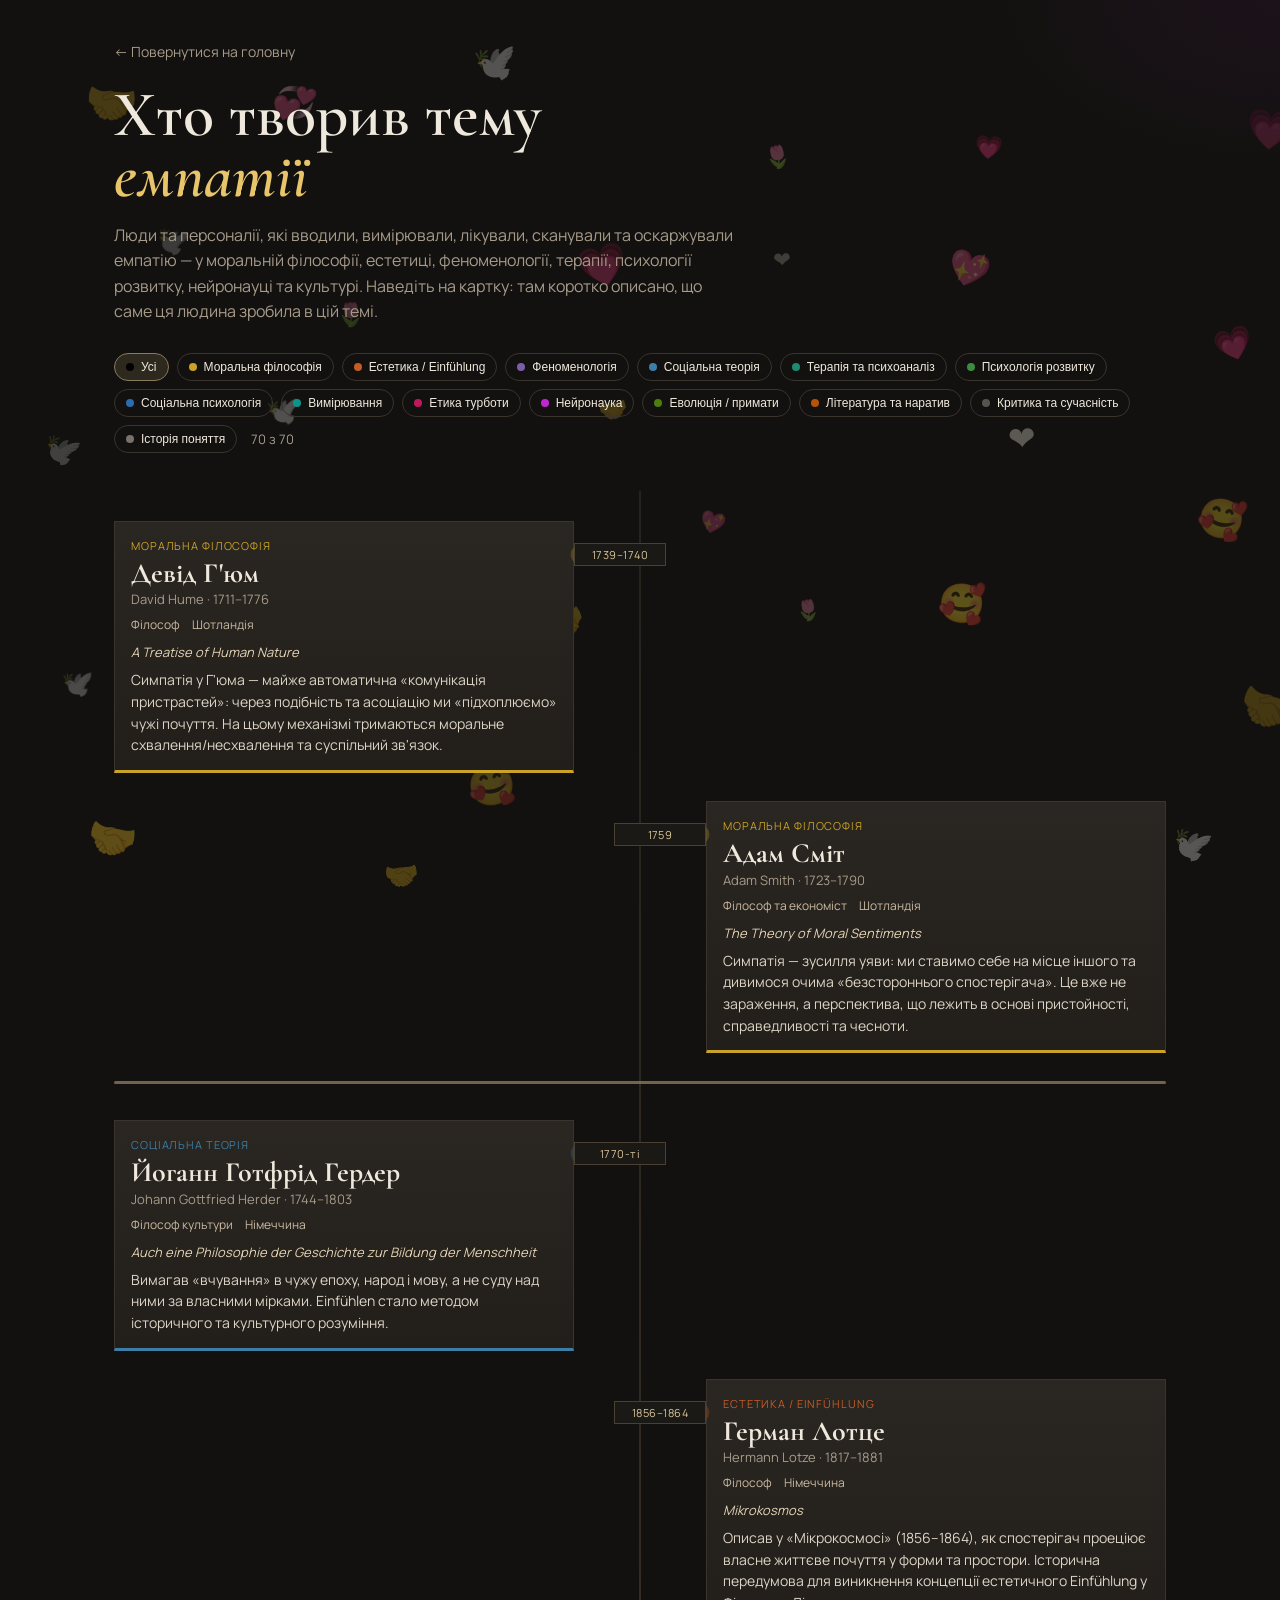
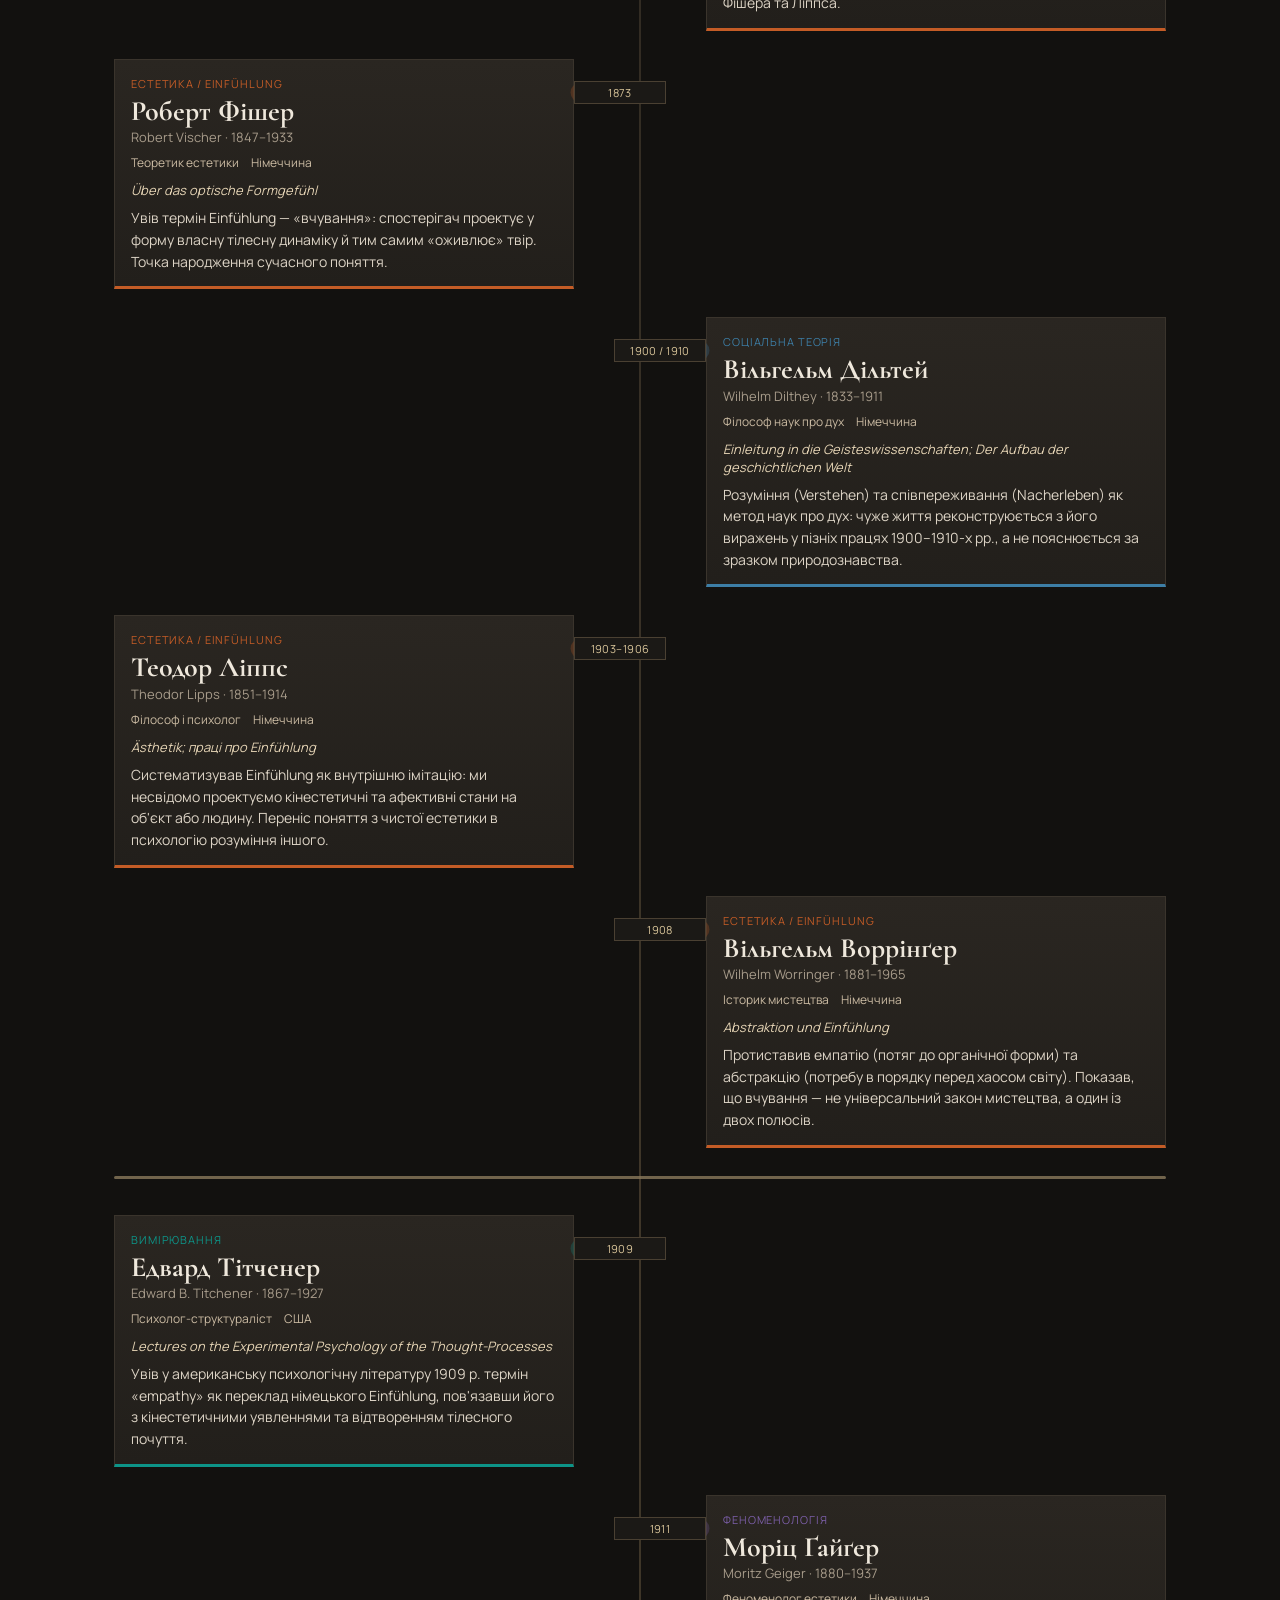
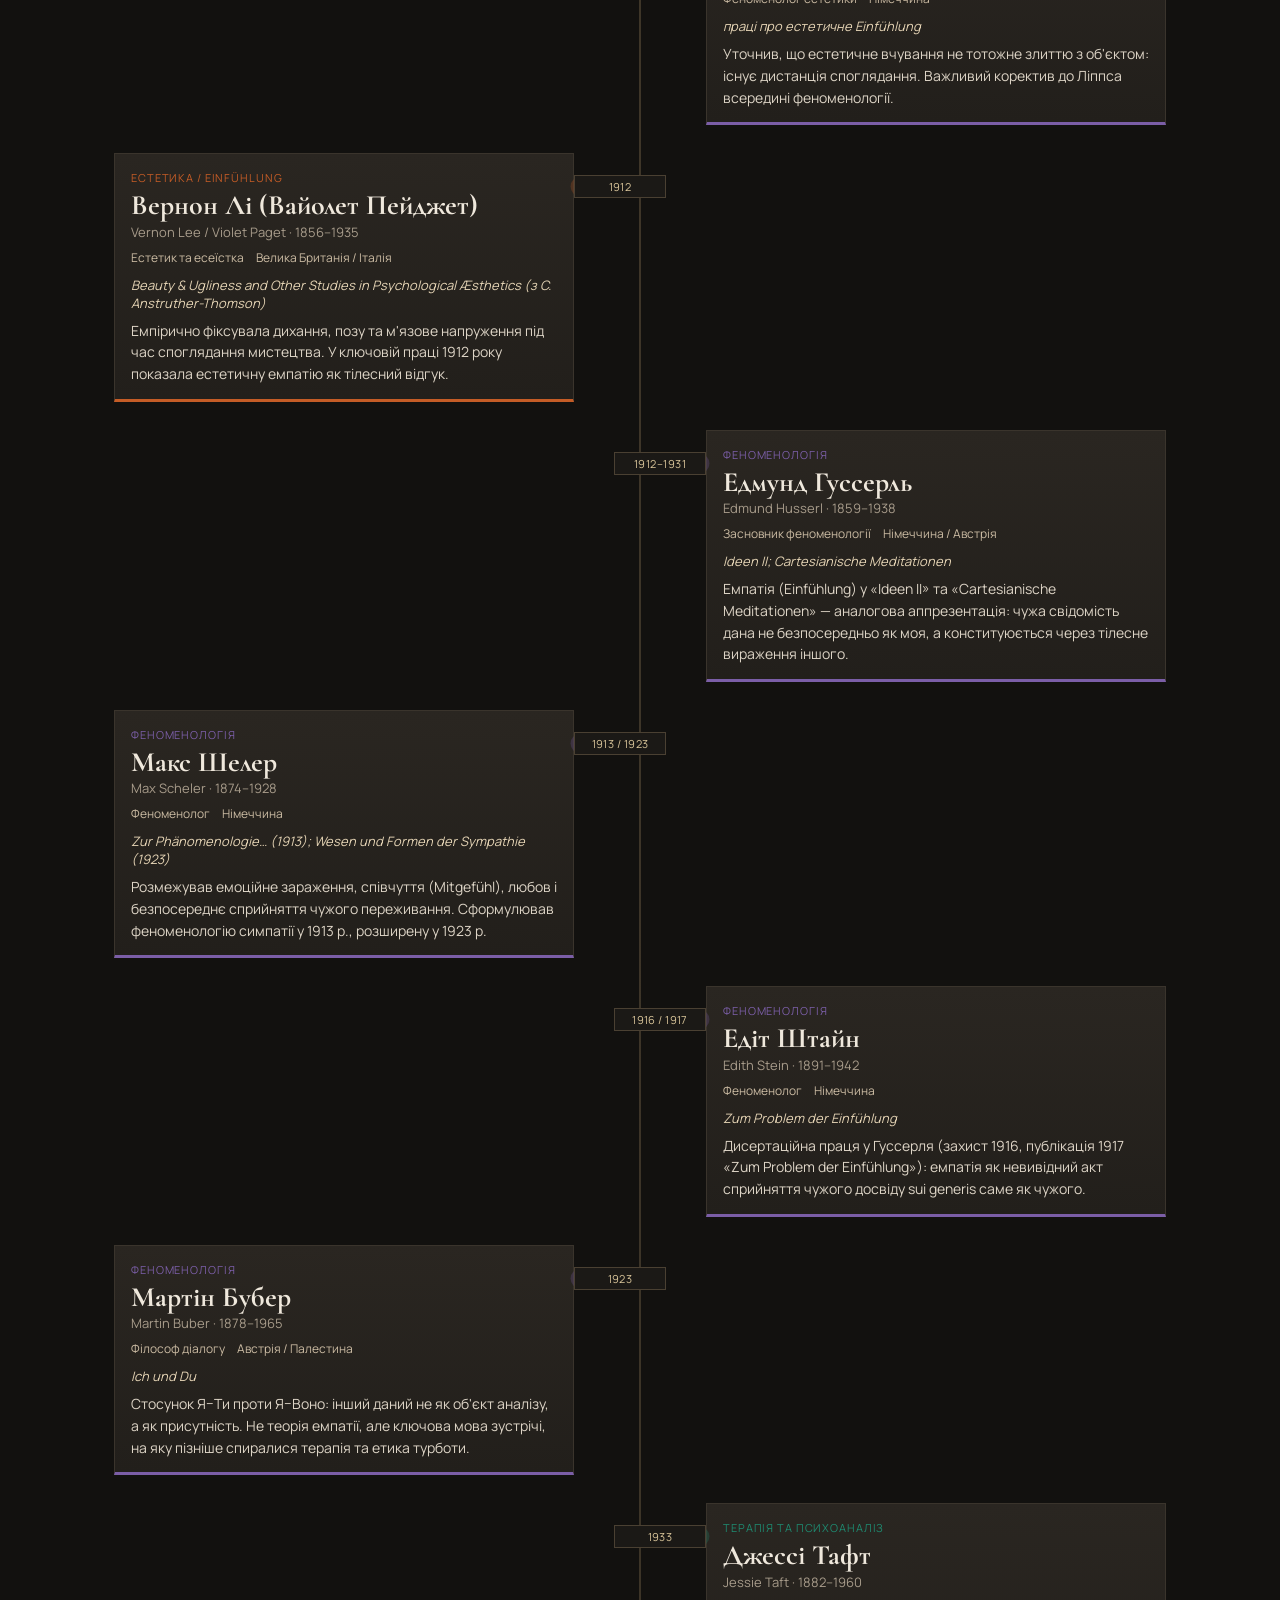
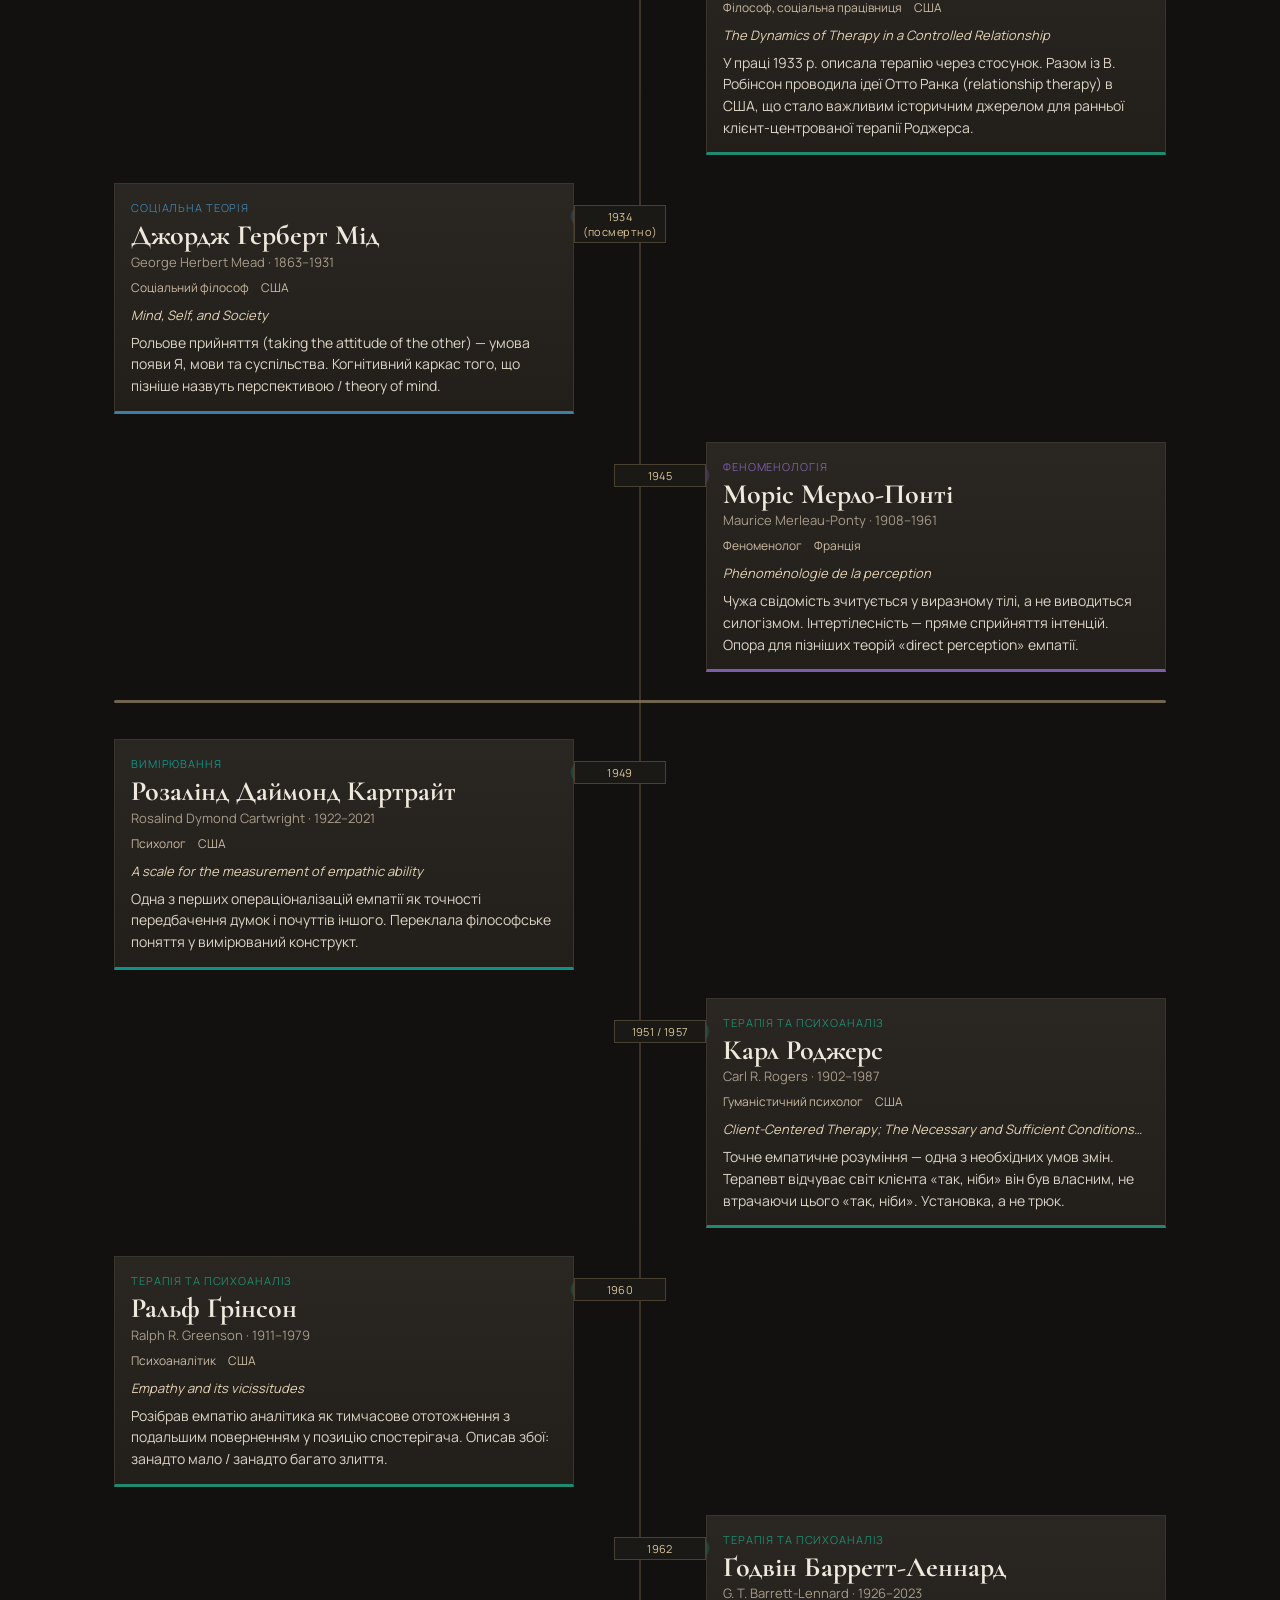
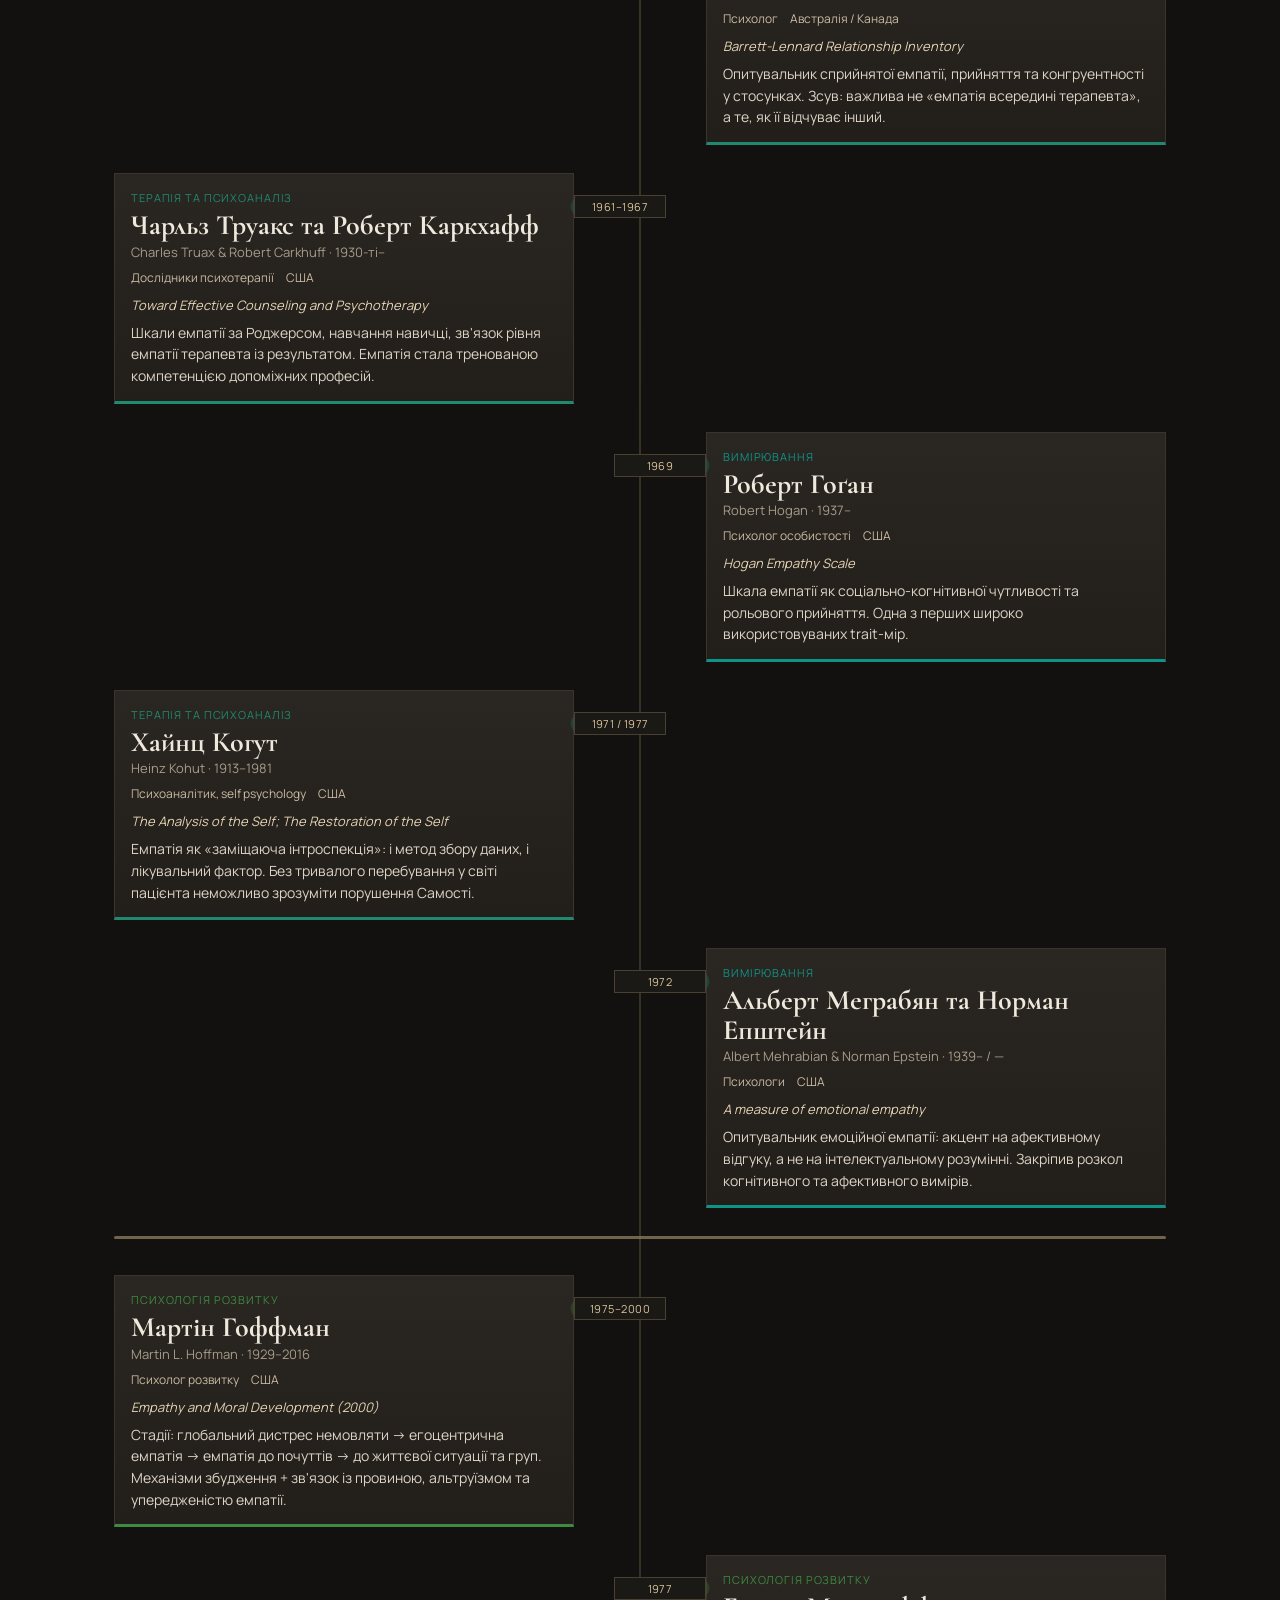
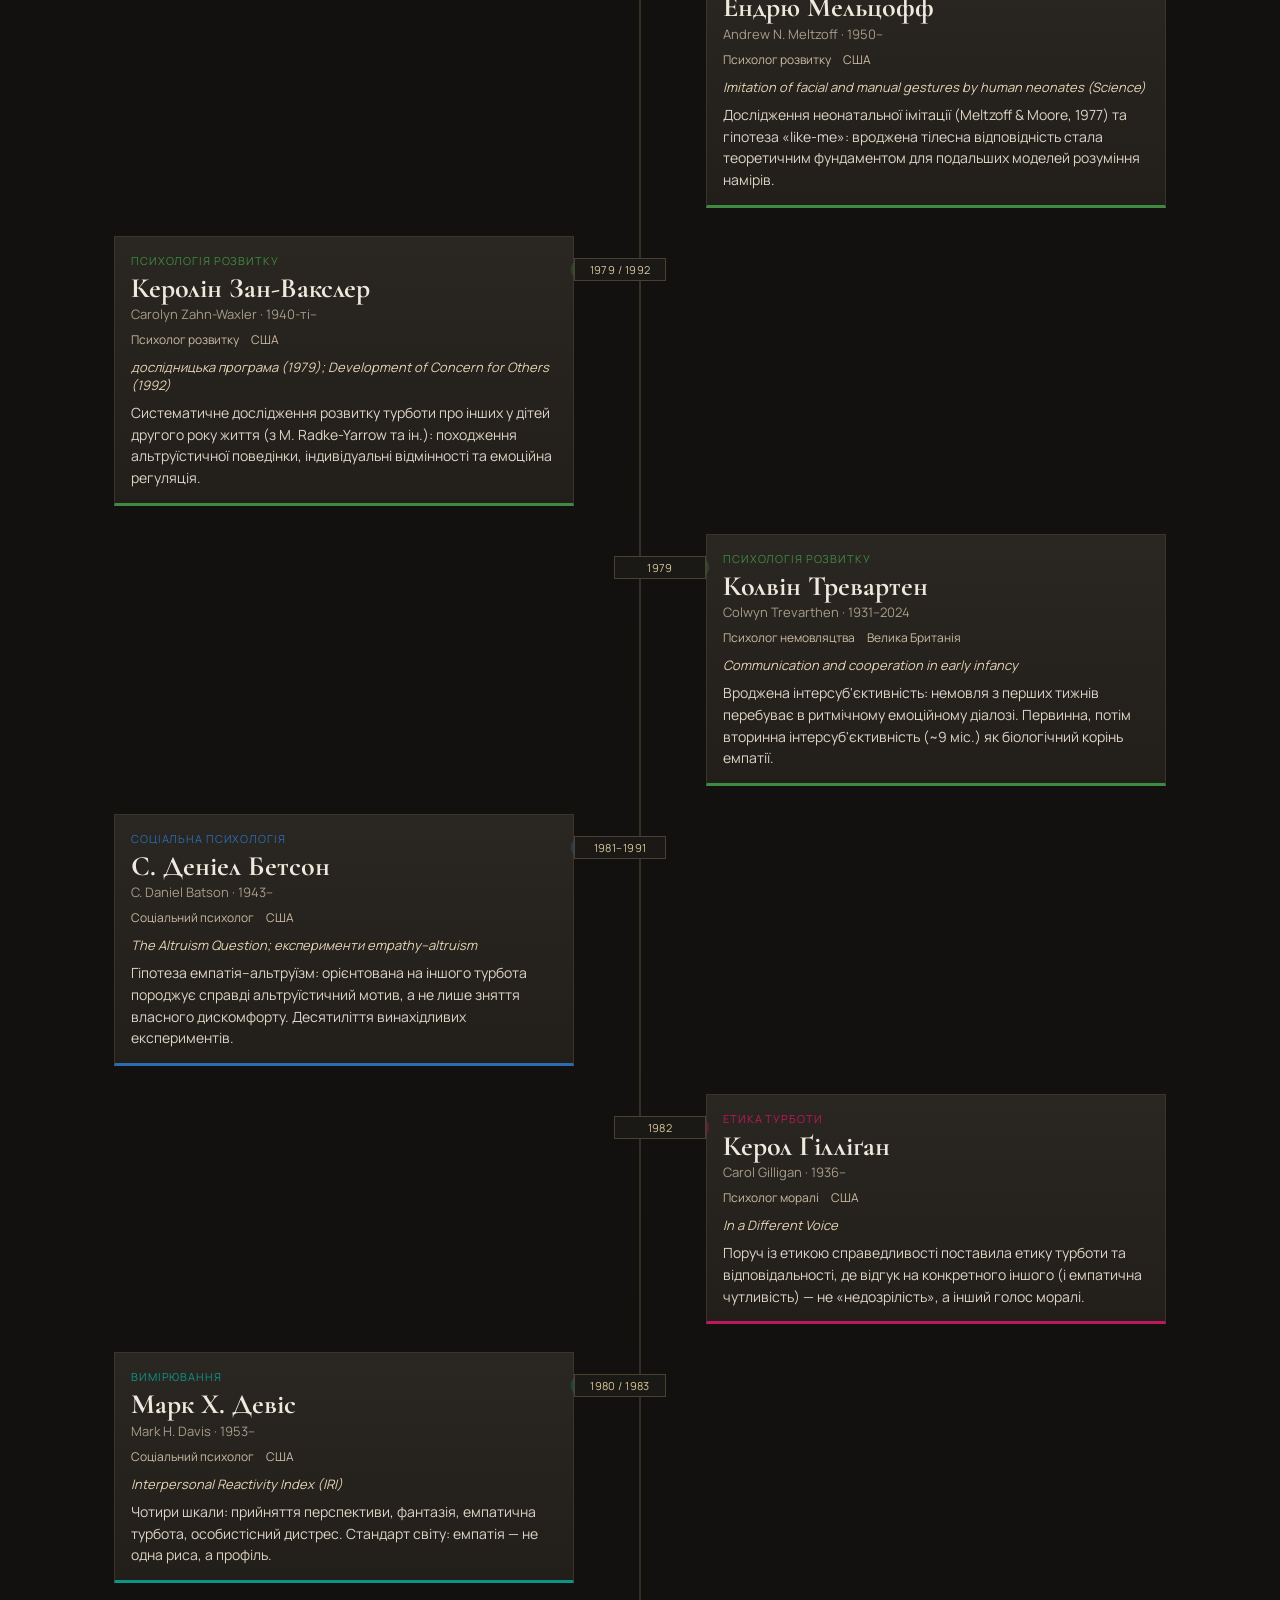
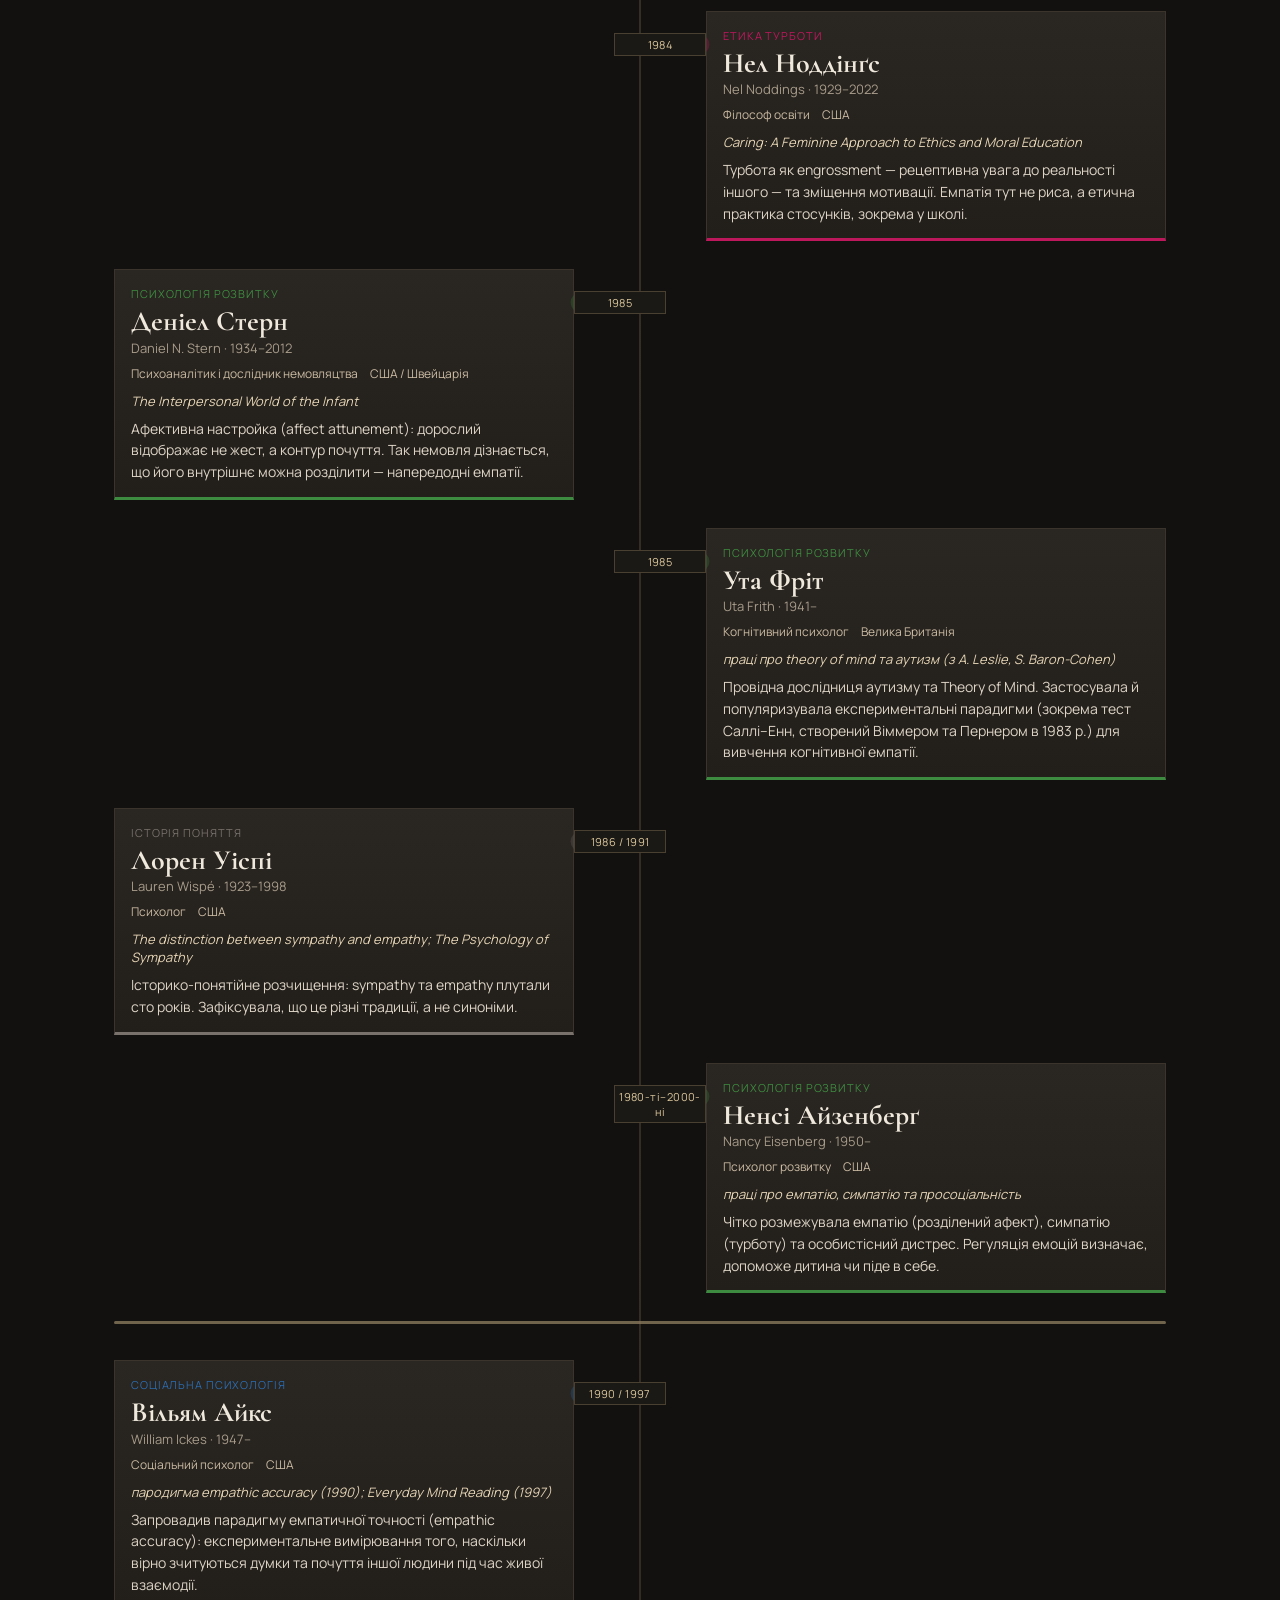
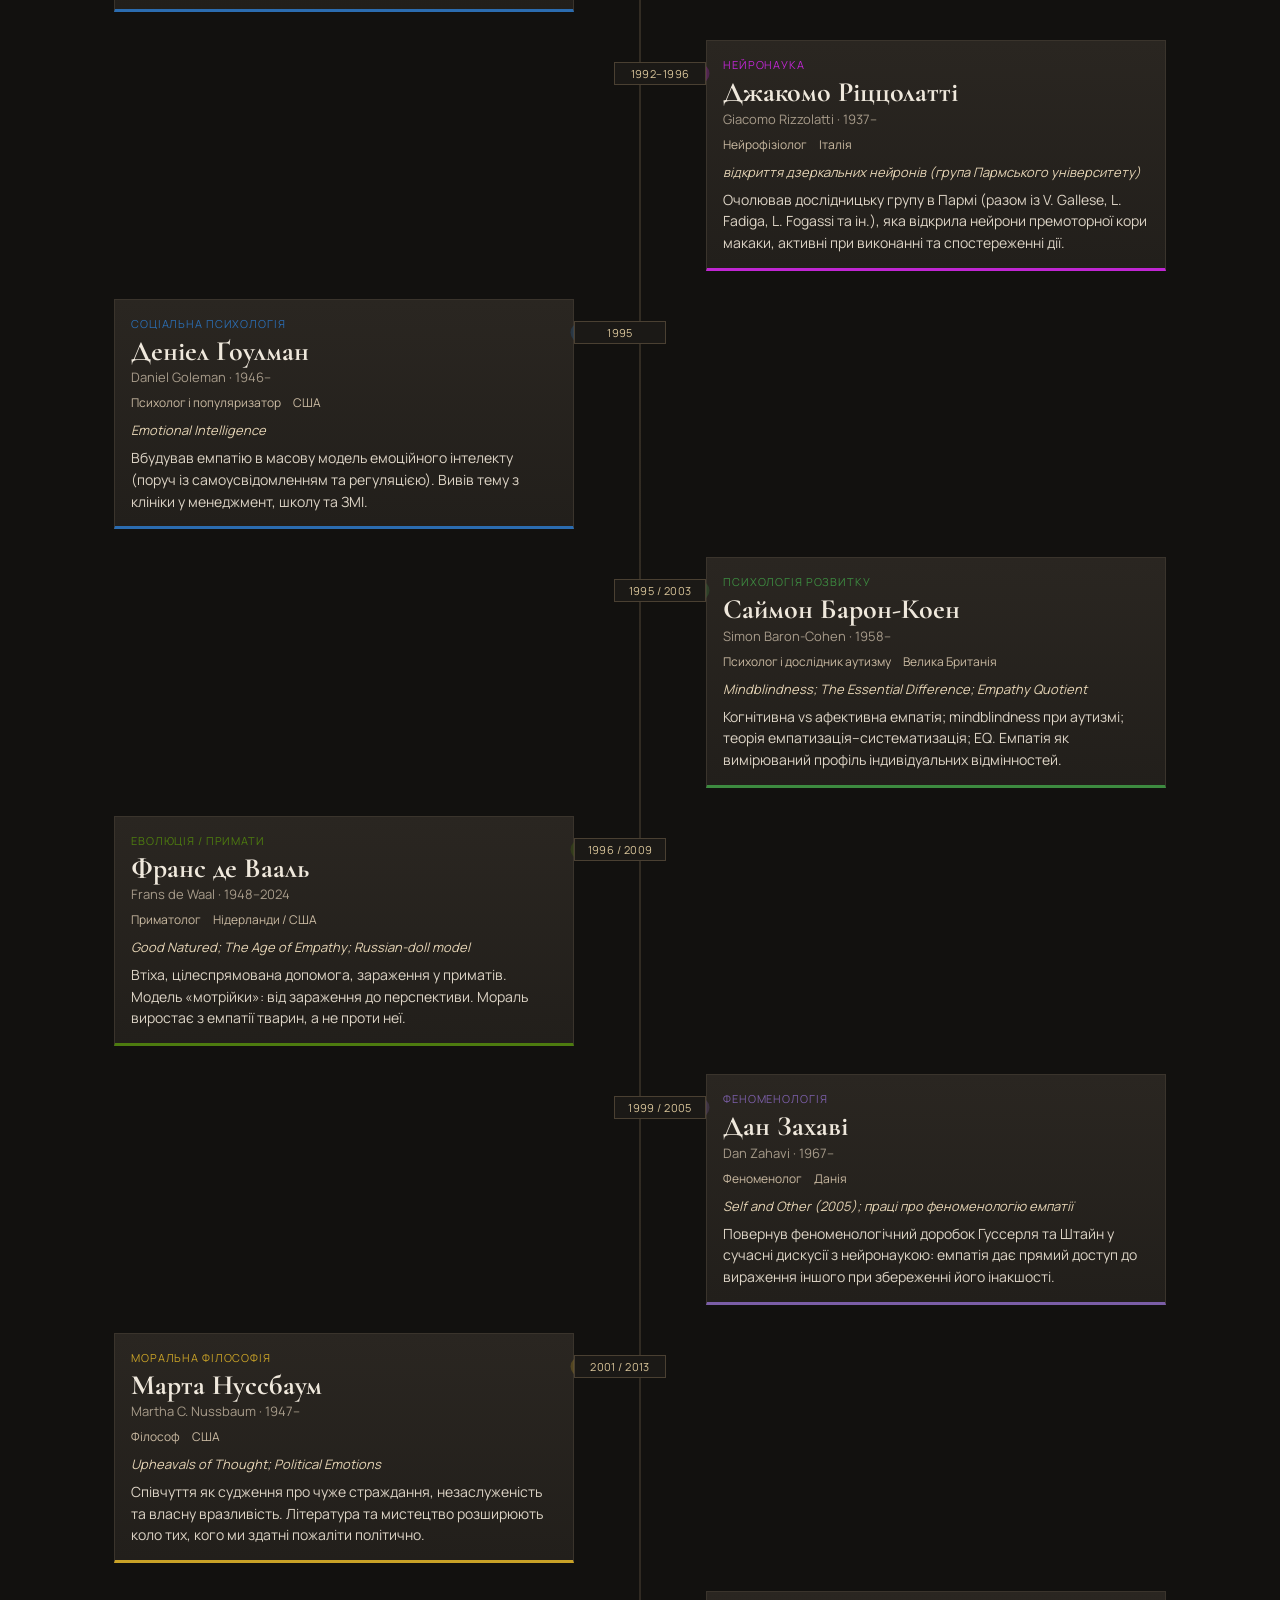
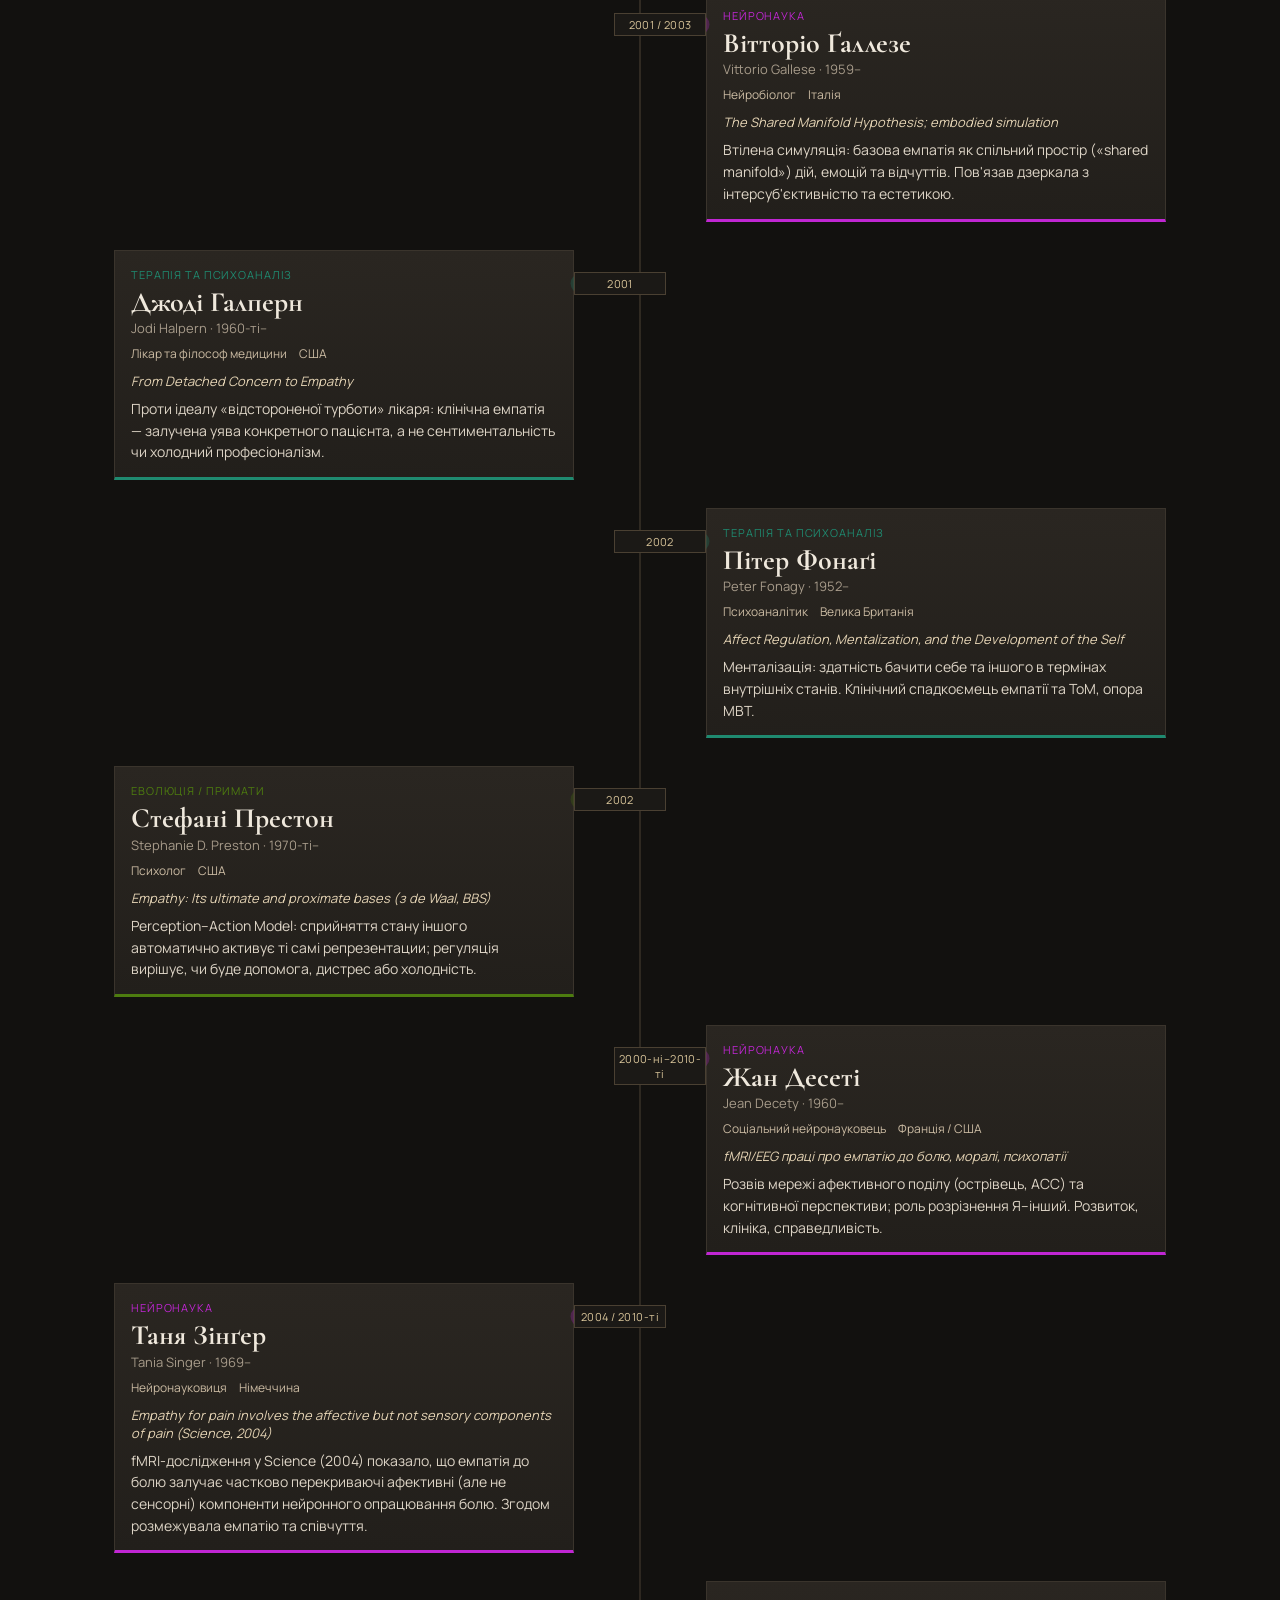
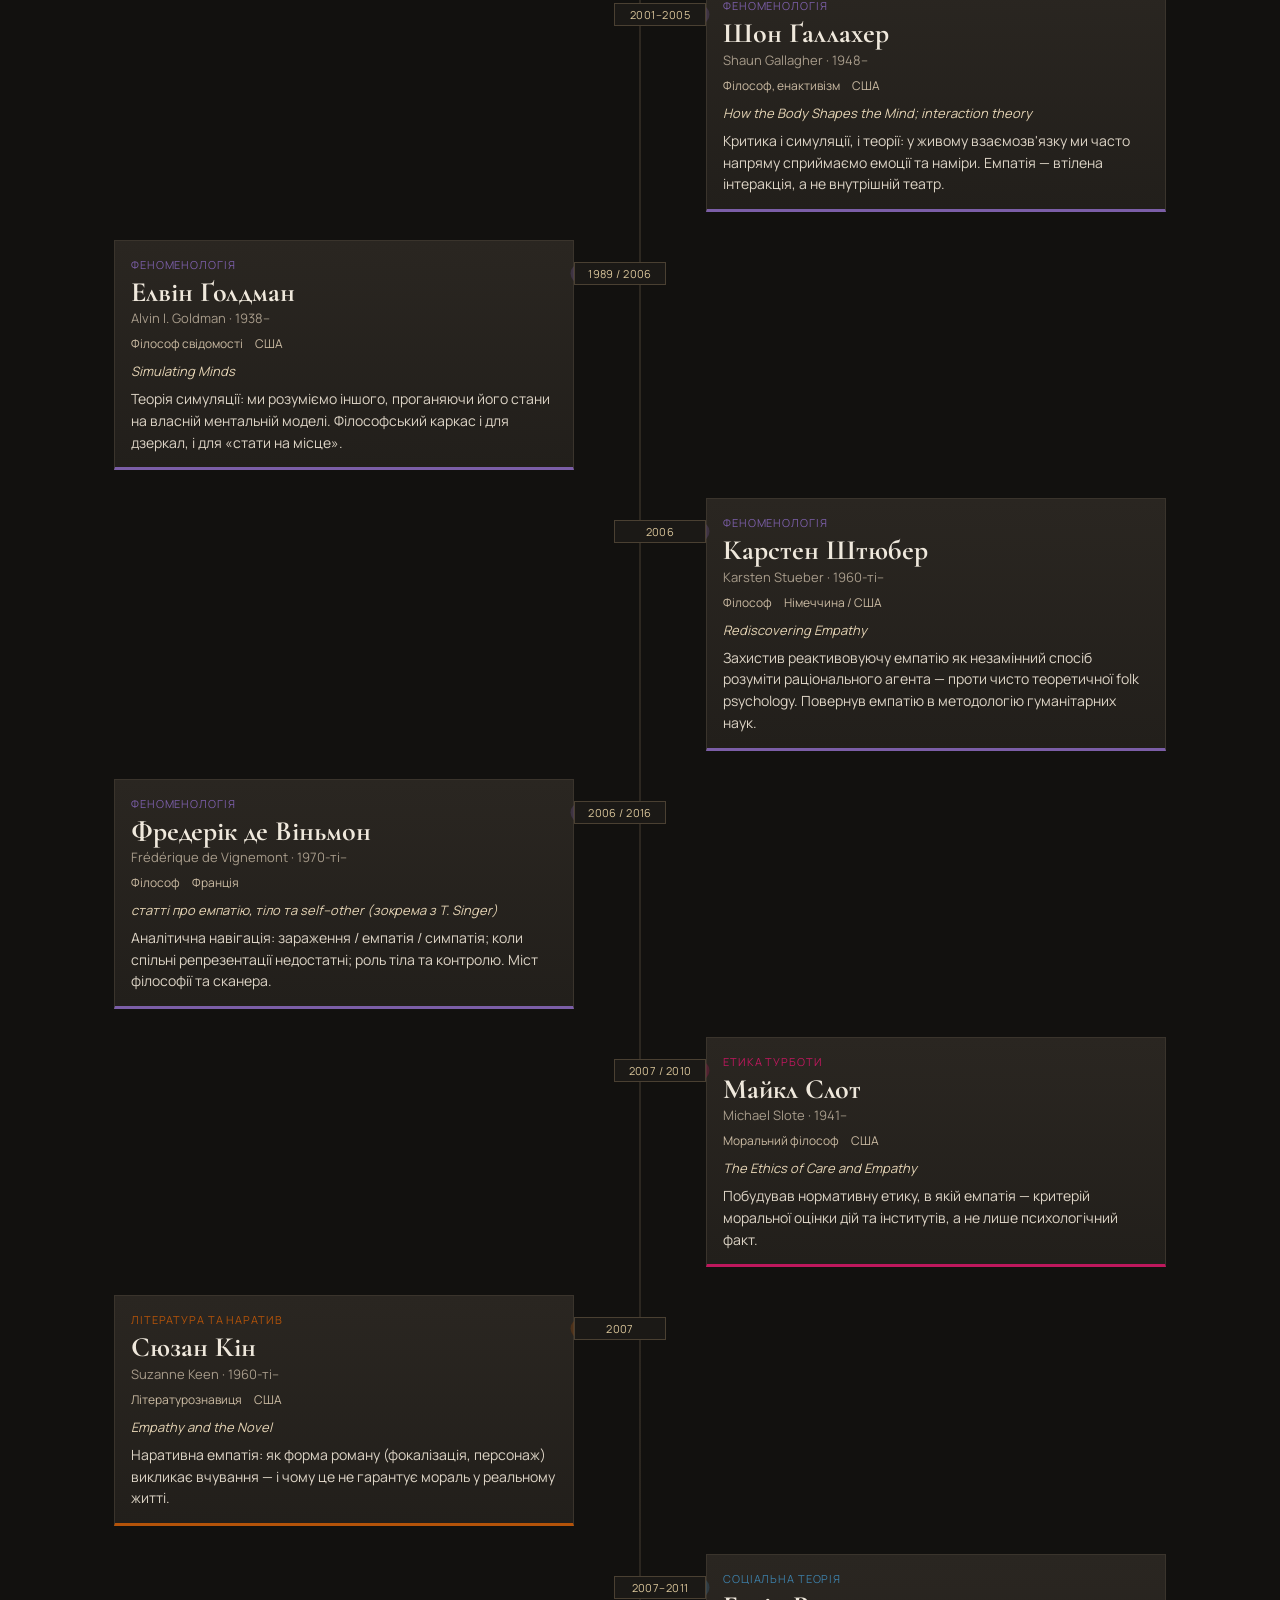
<file: timeline/index.html>
<!DOCTYPE html>
<html lang="uk">
<head>
  <meta charset="UTF-8" />
  <meta name="viewport" content="width=device-width, initial-scale=1" />
  <title>Емпатія — таймлайн персоналій</title>
  <meta name="description" content="Емпатія — інтерактивна хронологія персоналій та ідей: від морального почуття та Einfühlung до нейронауки, терапії та Емпатійних кіл." />
  <link rel="preconnect" href="https://fonts.googleapis.com" />
  <link rel="preconnect" href="https://fonts.gstatic.com" crossorigin />
  <link href="https://fonts.googleapis.com/css2?family=Cormorant+Garamond:ital,wght@0,500;0,600;0,700;1,500&family=Manrope:wght@400;500;600;700&display=swap" rel="stylesheet" />
  <style>
    :root {
      --bg: #12110f;
      --bg-2: #1b1916;
      --ink: #efe8dc;
      --muted: #a79b8a;
      --line: #3a342c;
      --card: #221f1b;
      --card-2: #2a2621;
    }
    * { box-sizing: border-box; }
    html, body { margin: 0; padding: 0; background: var(--bg); color: var(--ink); }
    body {
      font-family: Manrope, system-ui, sans-serif;
      min-height: 100vh;
      background-image:
        radial-gradient(900px 500px at 10% -10%, rgba(201,162,39,.08), transparent 50%),
        radial-gradient(700px 400px at 100% 0%, rgba(192,38,211,.06), transparent 45%);
    }

    header.hero {
      max-width: 1100px;
      margin: 0 auto;
      padding: 40px 24px 20px;
    }
    .back-link {
      display: inline-block;
      color: var(--muted);
      font-size: 14px;
      text-decoration: none;
      transition: color 0.2s ease;
    }
    .back-link:hover {
      color: var(--ink);
      text-decoration: underline;
    }
    .back-link-top {
      margin-bottom: 24px;
    }
    .back-link-bottom {
      margin-top: 16px;
    }
    .kicker {
      letter-spacing: .22em;
      text-transform: uppercase;
      font-size: 11px;
      color: var(--muted);
      margin-bottom: 12px;
    }
    h1 {
      font-family: "Cormorant Garamond", Georgia, serif;
      font-weight: 600;
      font-size: clamp(36px, 6vw, 64px);
      line-height: .95;
      margin: 0 0 16px;
    }
    h1 em { font-style: italic; color: #e8c56b; }
    .lede {
      max-width: 62ch;
      color: var(--muted);
      font-size: 16px;
      line-height: 1.6;
      margin: 0 0 28px;
    }

    .filters {
      display: flex;
      flex-wrap: wrap;
      gap: 8px;
      align-items: center;
      margin-bottom: 18px;
    }
    .count {
      font-size: 13px;
      color: var(--muted);
      margin-left: 6px;
    }
    .chip {
      border: 1px solid var(--line);
      background: transparent;
      color: var(--ink);
      border-radius: 999px;
      padding: 6px 11px;
      font-size: 12px;
      cursor: pointer;
      display: inline-flex;
      align-items: center;
      gap: 7px;
    }
    .chip .dot {
      width: 8px; height: 8px; border-radius: 50%;
      background: var(--c, #888);
    }
    .chip.active {
      background: color-mix(in srgb, var(--c) 18%, #1b1916);
      border-color: color-mix(in srgb, var(--c) 55%, #3a342c);
    }
    .chip.all.active { background: #2d291f; border-color: #8a7a5c; }

    .timeline-wrap {
      position: relative;
      max-width: 1100px;
      margin: 0 auto;
      padding: 30px 24px 80px;
    }
    .spine {
      position: absolute;
      left: 50%;
      top: 0; bottom: 0;
      width: 1px;
      background: linear-gradient(#3a342c, #6b5c43 12%, #3a342c);
      transform: translateX(-.5px);
    }

    .pair { position: relative; }
    .divider {
      height: 0;
      margin: 2px 0 36px;
      border-top: 3px solid #8a7a5c;
      border-radius: 2px;
      opacity: .8;
    }
    .item {
      position: relative;
      width: min(46%, 460px);
      margin: 0 0 28px;
    }
    .item.left { margin-right: auto; }
    .item.right { margin-left: auto; }

    .year-pill {
      position: absolute;
      top: 22px;
      width: 92px;
      text-align: center;
      font-size: 11px;
      letter-spacing: .04em;
      color: #d9c59a;
      background: #1b1916;
      border: 1px solid #4a4032;
      border-radius: 0;
      padding: 3px 0;
      z-index: 2;
    }
    .item.left .year-pill { right: -46px; transform: translateX(50%); }
    .item.right .year-pill { left: -46px; transform: translateX(-50%); }

    .node {
      position: absolute;
      top: 28px;
      width: 11px; height: 11px;
      border-radius: 50%;
      background: var(--c);
      box-shadow: 0 0 0 4px color-mix(in srgb, var(--c) 25%, transparent);
      z-index: 2;
    }
    .item.left .node { right: -6px; transform: translateX(50%); }
    .item.right .node { left: -6px; transform: translateX(-50%); }

    .card {
      position: relative;
      background: linear-gradient(180deg, var(--card-2), var(--card));
      border: 1px solid var(--line);
      border-bottom: 3px solid var(--c);
      border-radius: 0;
      padding: 16px 16px 14px;
      cursor: default;
      transition: transform .18s ease, border-color .18s ease, box-shadow .18s ease;
    }
    .card:hover {
      border-color: color-mix(in srgb, var(--c) 50%, #3a342c);
    }

    .domain {
      font-size: 11px;
      letter-spacing: .08em;
      text-transform: uppercase;
      color: var(--c);
      margin-bottom: 6px;
    }
    .name {
      font-family: "Cormorant Garamond", Georgia, serif;
      font-size: 28px;
      line-height: 1.05;
      margin: 0 0 2px;
    }
    .orig {
      color: var(--muted);
      font-size: 13px;
      margin-bottom: 8px;
    }
    .meta {
      display: flex;
      flex-wrap: wrap;
      gap: 8px 12px;
      font-size: 12px;
      color: #cbbba3;
      margin-bottom: 10px;
    }
    .work {
      font-size: 13px;
      color: #e4d3b4;
      font-style: italic;
      margin-bottom: 8px;
    }
    .contrib {
      font-size: 14px;
      line-height: 1.55;
      color: #ddd4c6;
    }

    .hoverbox {
      position: absolute;
      top: 20px;
      width: min(46%, 460px);
      z-index: 20;
      background: #1c1915;
      backdrop-filter: blur(4px);
      color: #f3eadc;
      border: 1px solid color-mix(in srgb, var(--c) 45%, #3a342c);
      border-radius: 0;
      padding: 12px 14px;
      font-size: 13.5px;
      line-height: 1.5;
      box-shadow: 0 14px 34px rgba(0,0,0,.5);
      opacity: 0;
      visibility: hidden;
      transform: translateY(8px);
      transition: opacity .16s ease, transform .16s ease, visibility 0s linear .16s;
      pointer-events: none;
    }
    .hoverbox.left { left: calc(50% + 41px); }
    .hoverbox.right { right: calc(50% + 41px); }
    .pair:has(.card:hover) .hoverbox,
    .pair:has(.card:focus-within) .hoverbox {
      opacity: 1;
      visibility: visible;
      transform: translateY(0);
      transition: opacity .16s ease, transform .16s ease;
    }
    .hoverbox b { color: var(--c); font-weight: 600; }

    .empty {
      text-align: center;
      color: var(--muted);
      padding: 40px 0;
    }

    footer {
      max-width: 1100px;
      margin: 0 auto;
      padding: 0 24px 48px;
      color: #7d7366;
      font-size: 12px;
      line-height: 1.5;
      text-align: center;
    }

    .bg-emoji {
      position: fixed;
      inset: 0;
      z-index: 0;
      overflow: hidden;
      pointer-events: none;
      user-select: none;
    }
    .bg-emoji span {
      position: absolute;
      line-height: 1;
      transform: rotate(var(--r, 0deg));
    }
    header.hero, footer { position: relative; z-index: 1; }
    .timeline-wrap { z-index: 1; }

    @media (max-width: 860px) {
      .spine { left: 18px; }
      .item { width: calc(100% - 36px); margin-left: 36px !important; margin-right: 0 !important; }
      .item .year-pill,
      .item.left .year-pill,
      .item.right .year-pill {
        left: -18px; right: auto; transform: none;
        top: -10px; width: auto; padding: 2px 8px;
      }
      .item .node,
      .item.left .node,
      .item.right .node {
        left: -18px; right: auto; transform: translateX(-50%);
      }
      .hoverbox,
      .hoverbox.left,
      .hoverbox.right {
        top: auto;
        bottom: 12px;
        left: 10px;
        right: 10px;
        width: auto;
      }
    }
  </style>
</head>
<body>
  <div class="bg-emoji" id="bgEmoji" aria-hidden="true"></div>
  <header class="hero">
    <div>
      <a href="../" class="back-link back-link-top">← Повернутися на головну</a>
    </div>
    <h1>Хто творив тему<br><em>емпатії</em></h1>
    <p class="lede">
      Люди та персоналії, які вводили, вимірювали, лікували, сканували та оскаржували емпатію —
      у моральній філософії, естетиці, феноменології, терапії, психології розвитку, нейронауці та культурі.
      Наведіть на картку: там коротко описано, що саме ця людина зробила в цій темі.
    </p>
    <div class="filters" id="filters"></div>
  </header>

  <main class="timeline-wrap">
    <div class="spine"></div>
    <div id="list"></div>
    <div class="empty" id="empty" hidden>Нікого не знайдено за цим фільтром.</div>
  </main>

  <footer>
    <p>Рік на осі — опорний момент вкладу (книга, термін, експеримент), а не рік народження.</p>
    <div>
      <a href="../" class="back-link back-link-bottom">← Повернутися на головну</a>
    </div>
  </footer>

  <script src="data.js"></script>
  <script>
    const fmtYear = (y, label) => label || String(y);

    function initData(data) {
      data.people.sort((a, b) => a.year - b.year);
    }

    function render(data, activeDomain) {
      const people = data.people.filter((p) => {
        return !activeDomain || p.domain === activeDomain;
      });

      const list = document.getElementById("list");
      const empty = document.getElementById("empty");
      const countEl = document.getElementById("count");
      if (countEl) {
        countEl.textContent = people.length + " з " + data.people.length;
      }

      if (!people.length) {
        list.innerHTML = "";
        empty.hidden = false;
        return;
      }
      empty.hidden = true;

      list.innerHTML = people.map((p, i) => {
        const c = data.meta.domains[p.domain].color;
        const d = data.meta.domains[p.domain].label;
        const side = i % 2 ? "right" : "left";
        return (p.divider ? '<div class="divider"></div>' : "") + `
          <div class="pair" style="--c:${c}">
            <article class="item ${side}">
              <div class="node"></div>
              <div class="year-pill">${fmtYear(p.year, p.yearLabel)}</div>
              <div class="card" tabindex="0">
                <div class="domain">${d}</div>
                <h2 class="name">${p.name}</h2>
                <div class="orig">${p.nameOriginal} · ${p.lived}</div>
                <div class="meta">
                  <span>${p.role}</span>
                  <span>${p.place}</span>
                </div>
                <div class="work">${p.keyWork}</div>
                <div class="contrib">${p.contribution}</div>
              </div>
            </article>
            <div class="hoverbox ${side}">
              <b>Коли та що зробив(ла).</b> ${p.hover}
            </div>
          </div>
        `;
      }).join("");
    }

    function mountFilters(data, state) {
      const box = document.getElementById("filters");
      const entries = [["", "Усі"], ...Object.entries(data.meta.domains).map(([k, v]) => [k, v.label])];
      box.innerHTML = entries.map(([k, label]) => {
        const color = k ? data.meta.domains[k].color : "#000000";
        const cls = "chip" + (k === "" ? " all" : "") + (state.domain === k ? " active" : "");
        return `<button class="${cls}" data-domain="${k}" style="--c:${color}"><span class="dot"></span>${label}</button>`;
      }).join("") + '<span class="count" id="count"></span>';

      box.addEventListener("click", (e) => {
        const btn = e.target.closest(".chip");
        if (!btn) return;
        state.domain = btn.dataset.domain;
        box.querySelectorAll(".chip").forEach((b) => {
          b.classList.toggle("active", b.dataset.domain === state.domain);
        });
        render(data, state.domain);
      });
    }

    async function boot() {
      const EMOJIS = ["💗", "🕊️", "🤝", "🫶", "❤️", "💞", "🥰", "🌷", "🙏", "💖"];
      const bg = document.getElementById("bgEmoji");
      const fragment = document.createDocumentFragment();
      const COLS = 6, ROWS = 5;
      const cellW = 100 / COLS, cellH = 100 / ROWS;
      for (let r = 0; r < ROWS; r++) {
        for (let c = 0; c < COLS; c++) {
          const s = document.createElement("span");
          s.textContent = EMOJIS[Math.floor(Math.random() * EMOJIS.length)];
          s.style.left = (c * cellW + Math.random() * cellW * 0.7 + cellW * 0.15).toFixed(2) + "%";
          s.style.top = (r * cellH + Math.random() * cellH * 0.7 + cellH * 0.15).toFixed(2) + "%";
          s.style.fontSize = (20 + Math.random() * 26).toFixed(1) + "px";
          s.style.opacity = (0.2 + Math.random() * 0.14).toFixed(3);
          s.style.setProperty("--r", (Math.random() * 40 - 20).toFixed(1) + "deg");
          fragment.appendChild(s);
        }
      }
      bg.appendChild(fragment);

      let data = window.EMPATHY_DATA;
      if (!data) {
        const res = await fetch("empathy-figures.json");
        data = await res.json();
      }
      initData(data);
      const state = { domain: "" };
      mountFilters(data, state);
      render(data, state.domain);
    }

    boot().catch((err) => {
      document.getElementById("list").innerHTML =
        "<p class='empty'>Не вдалося завантажити дані. Потрібні data.js або empathy-figures.json поруч із index.html.</p>";
      console.error(err);
    });
  </script>
  <script defer src="https://cloud.umami.is/script.js" data-website-id="41dd411d-234d-4eae-b541-1103fd71b6ad"></script>
</body>
</html>
</file>
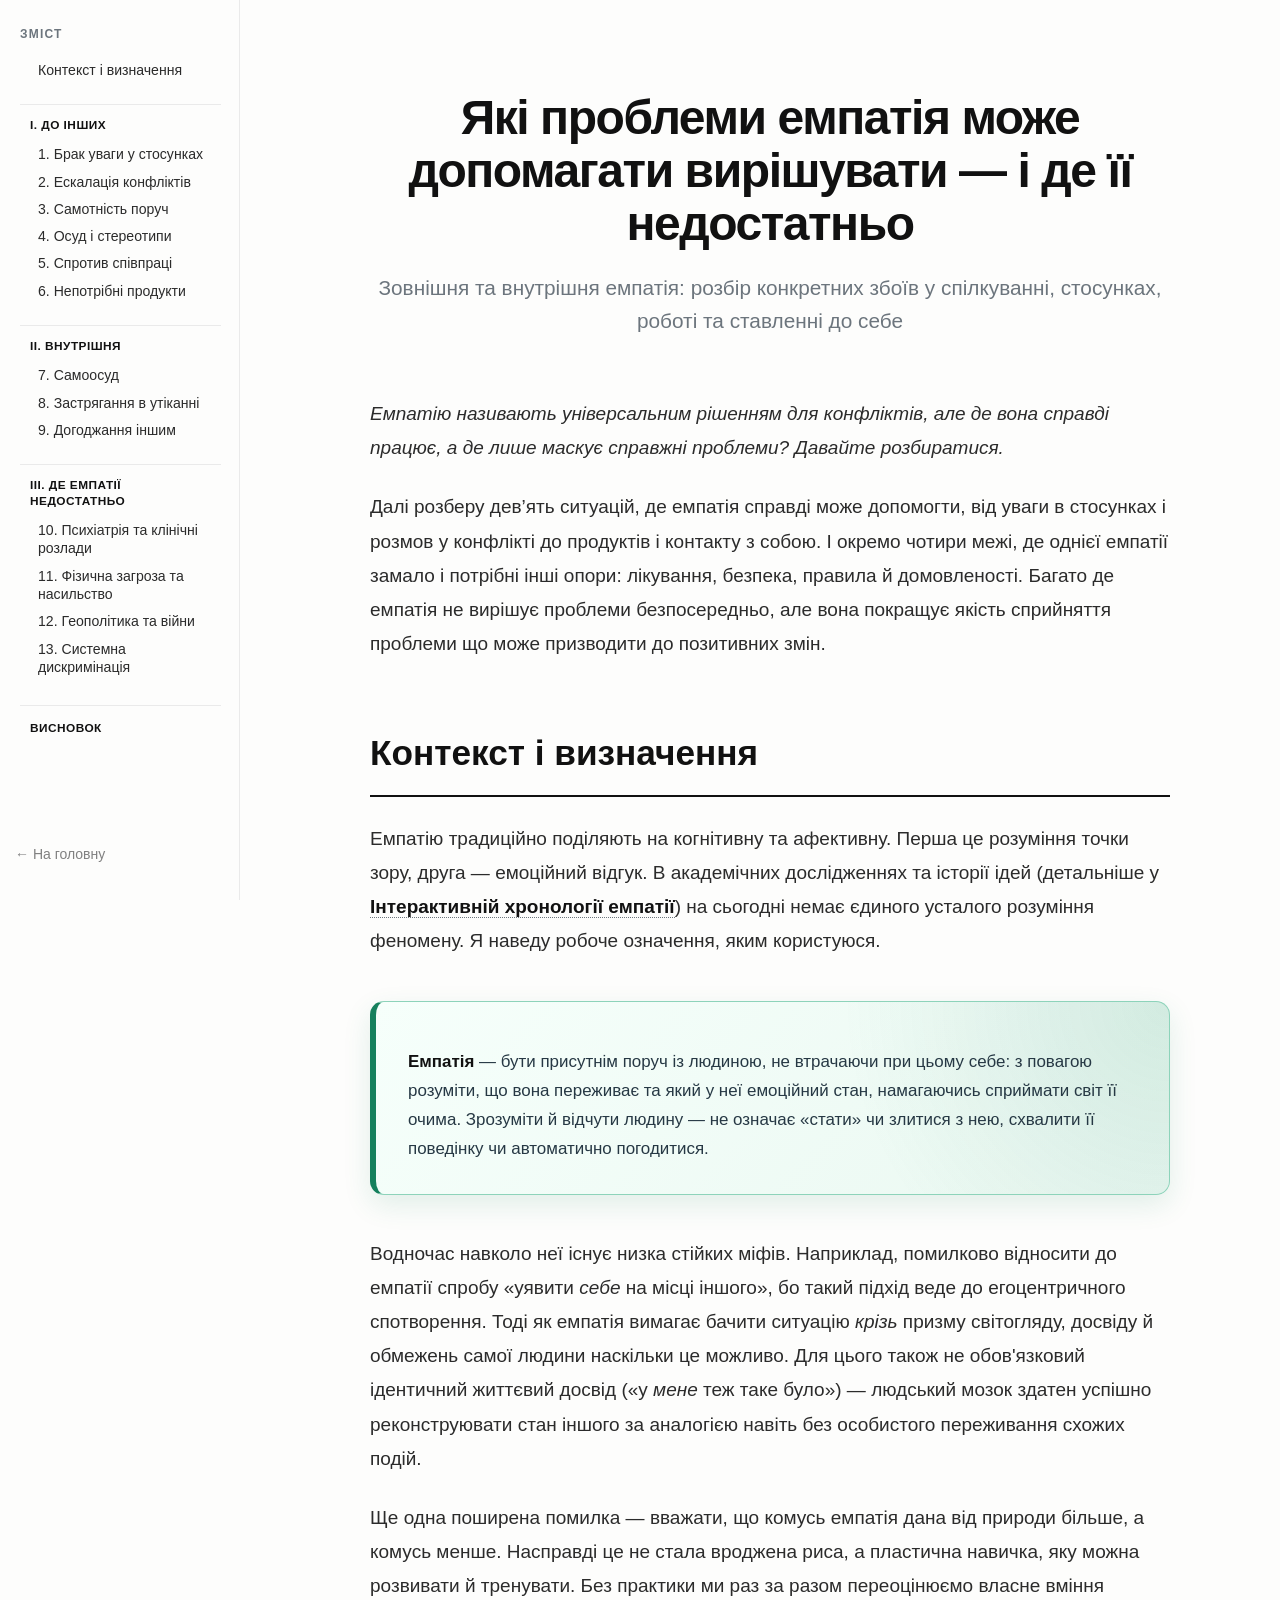
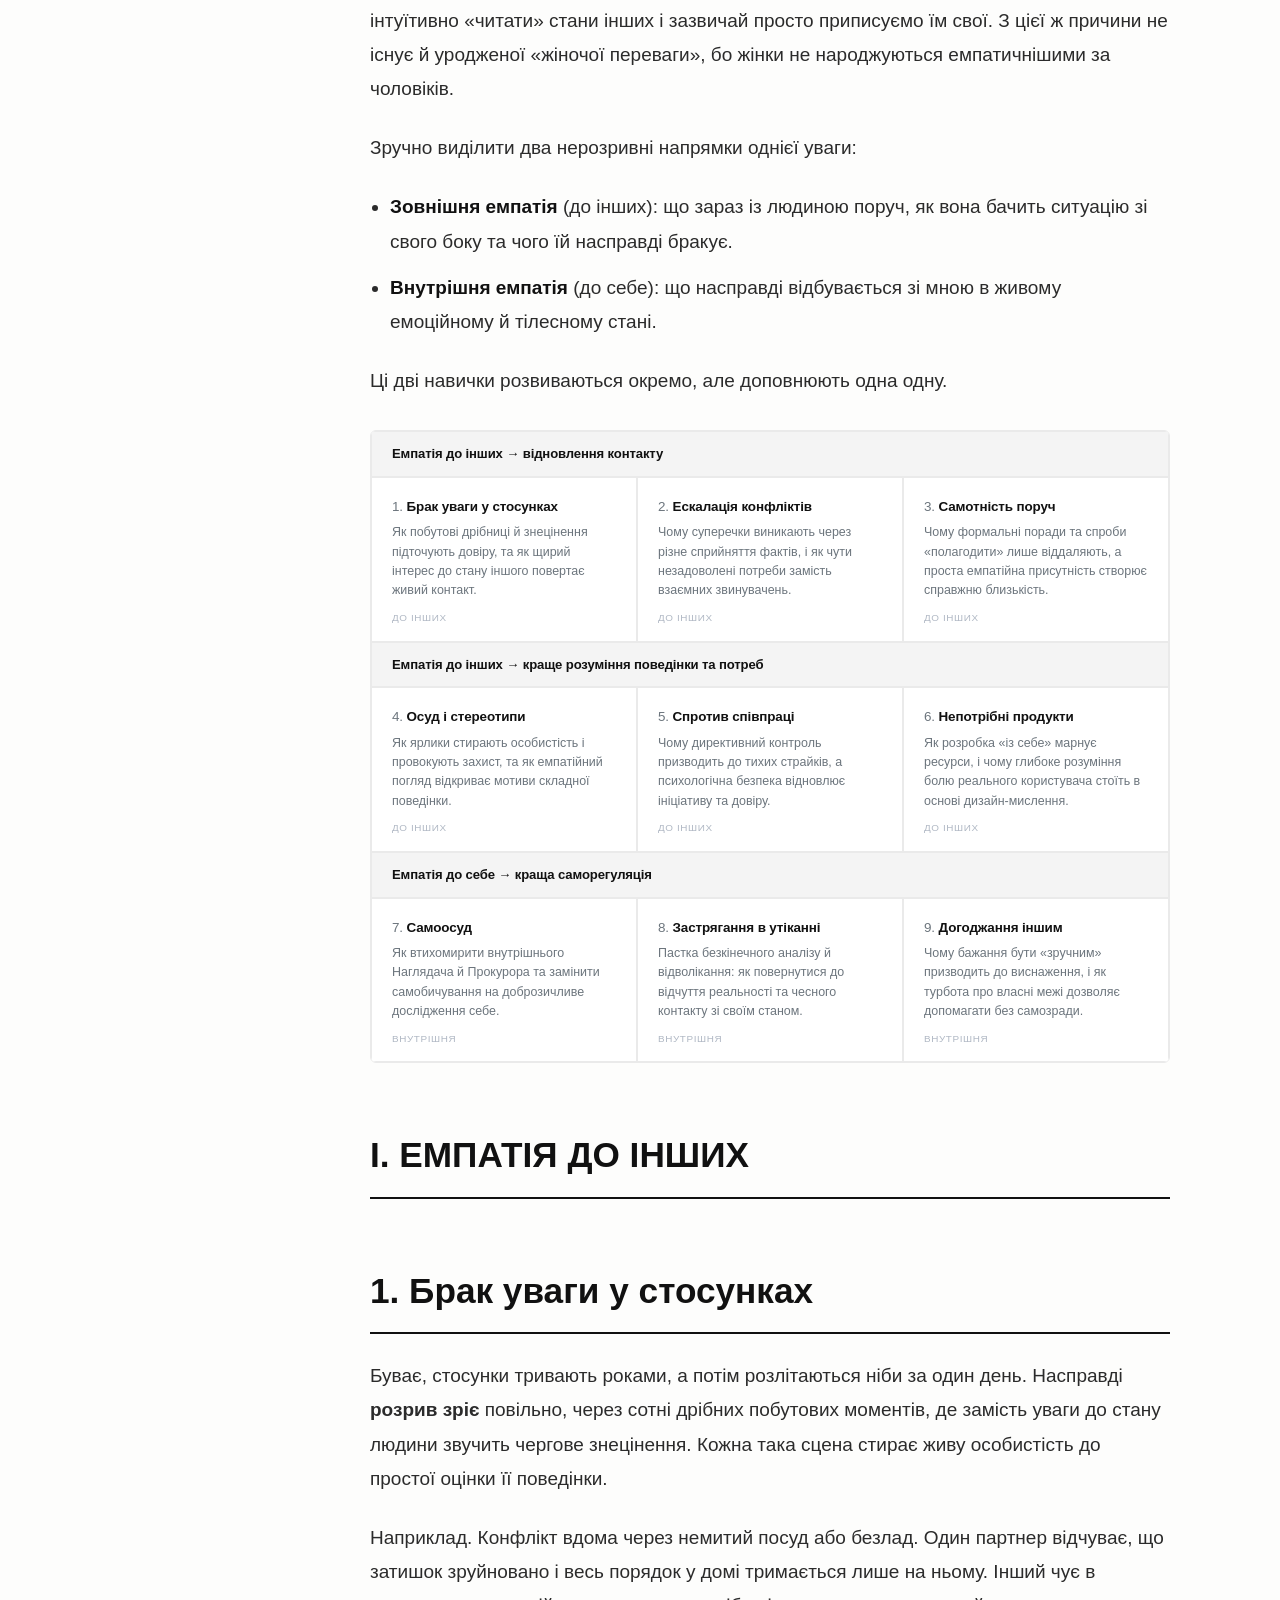
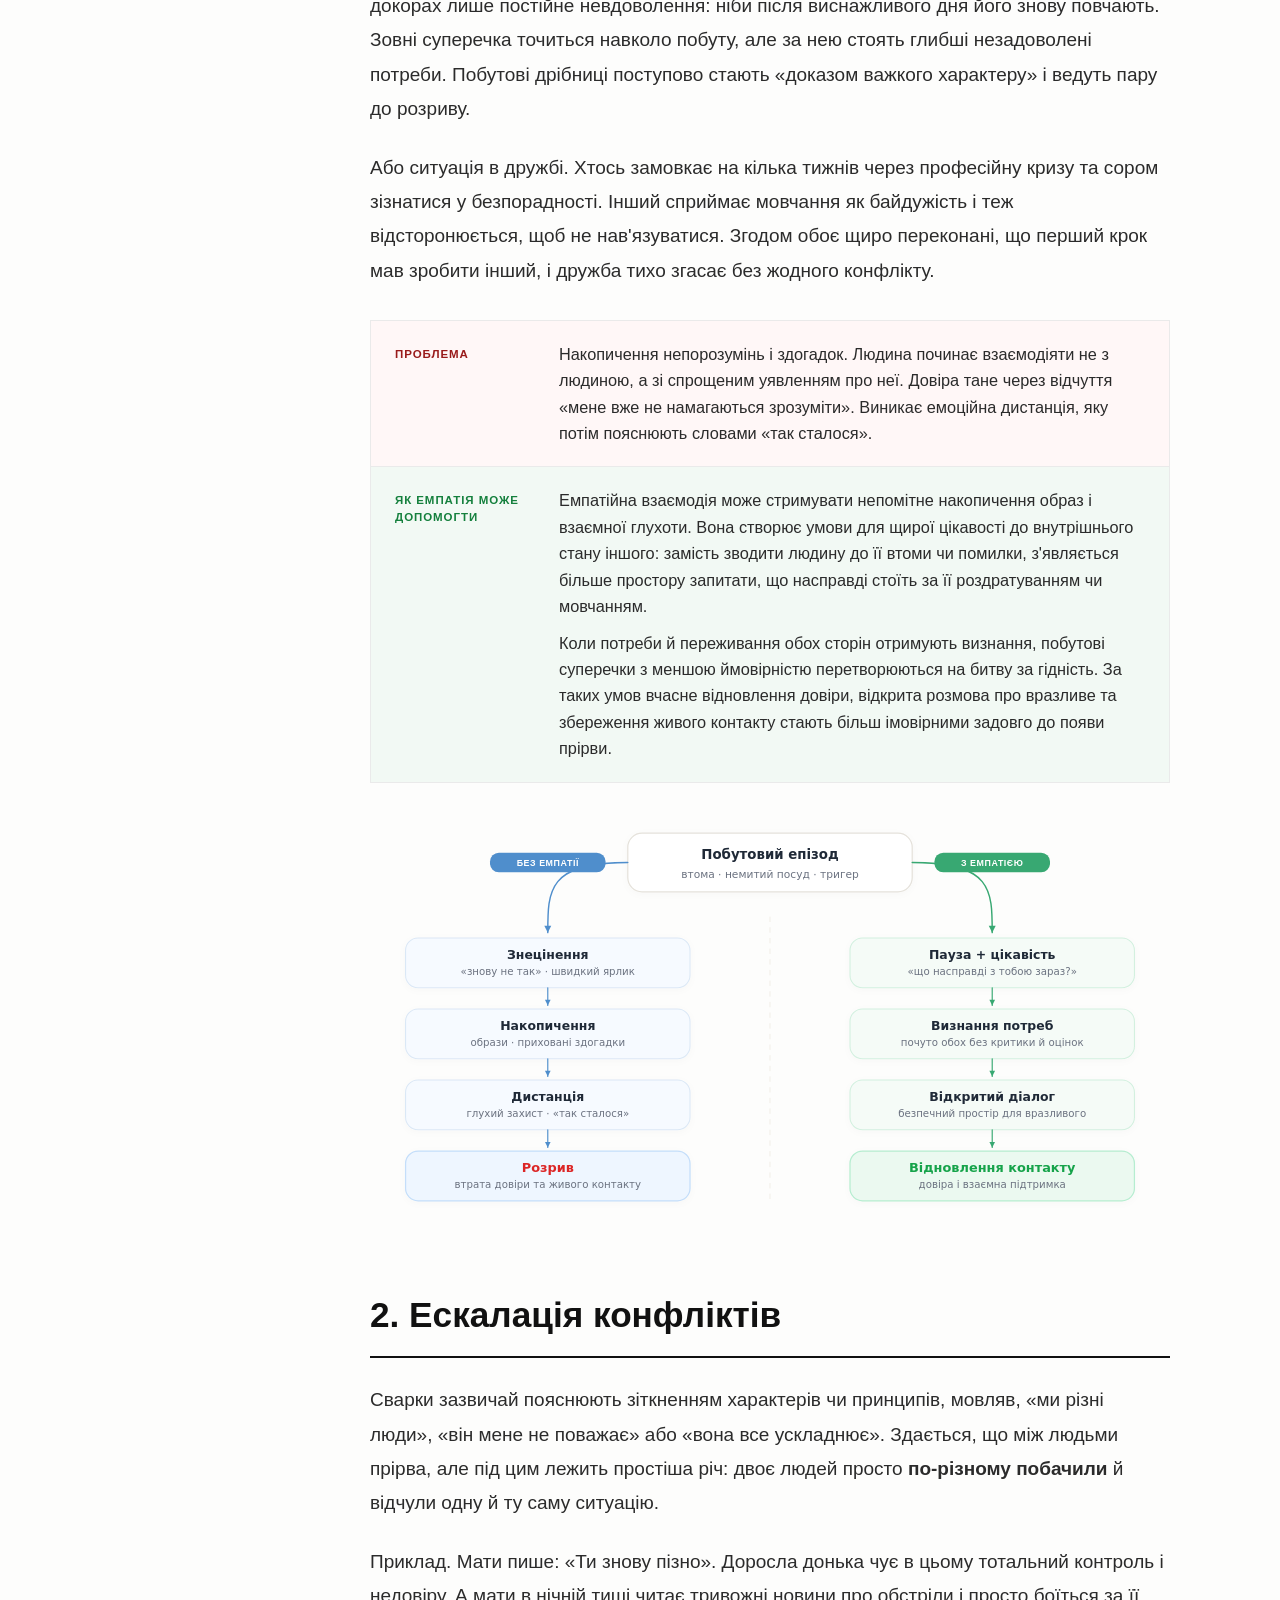
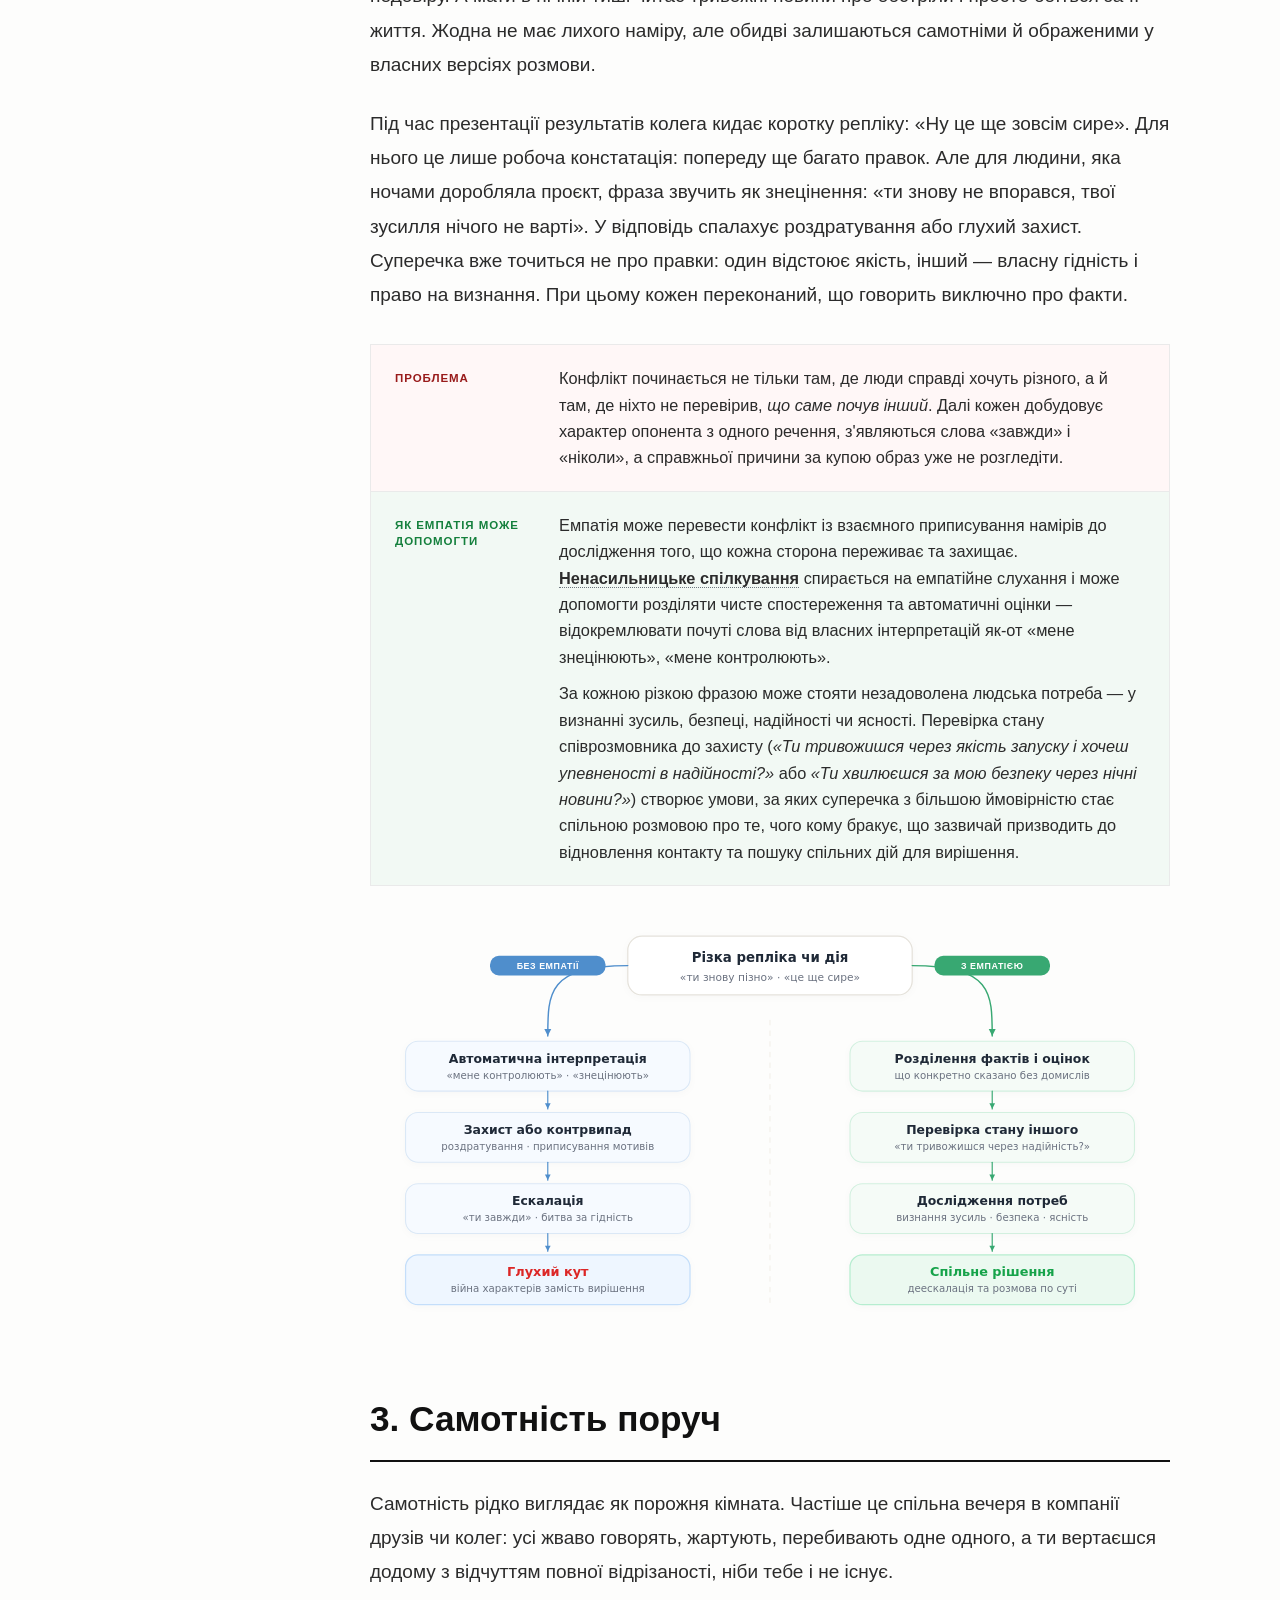
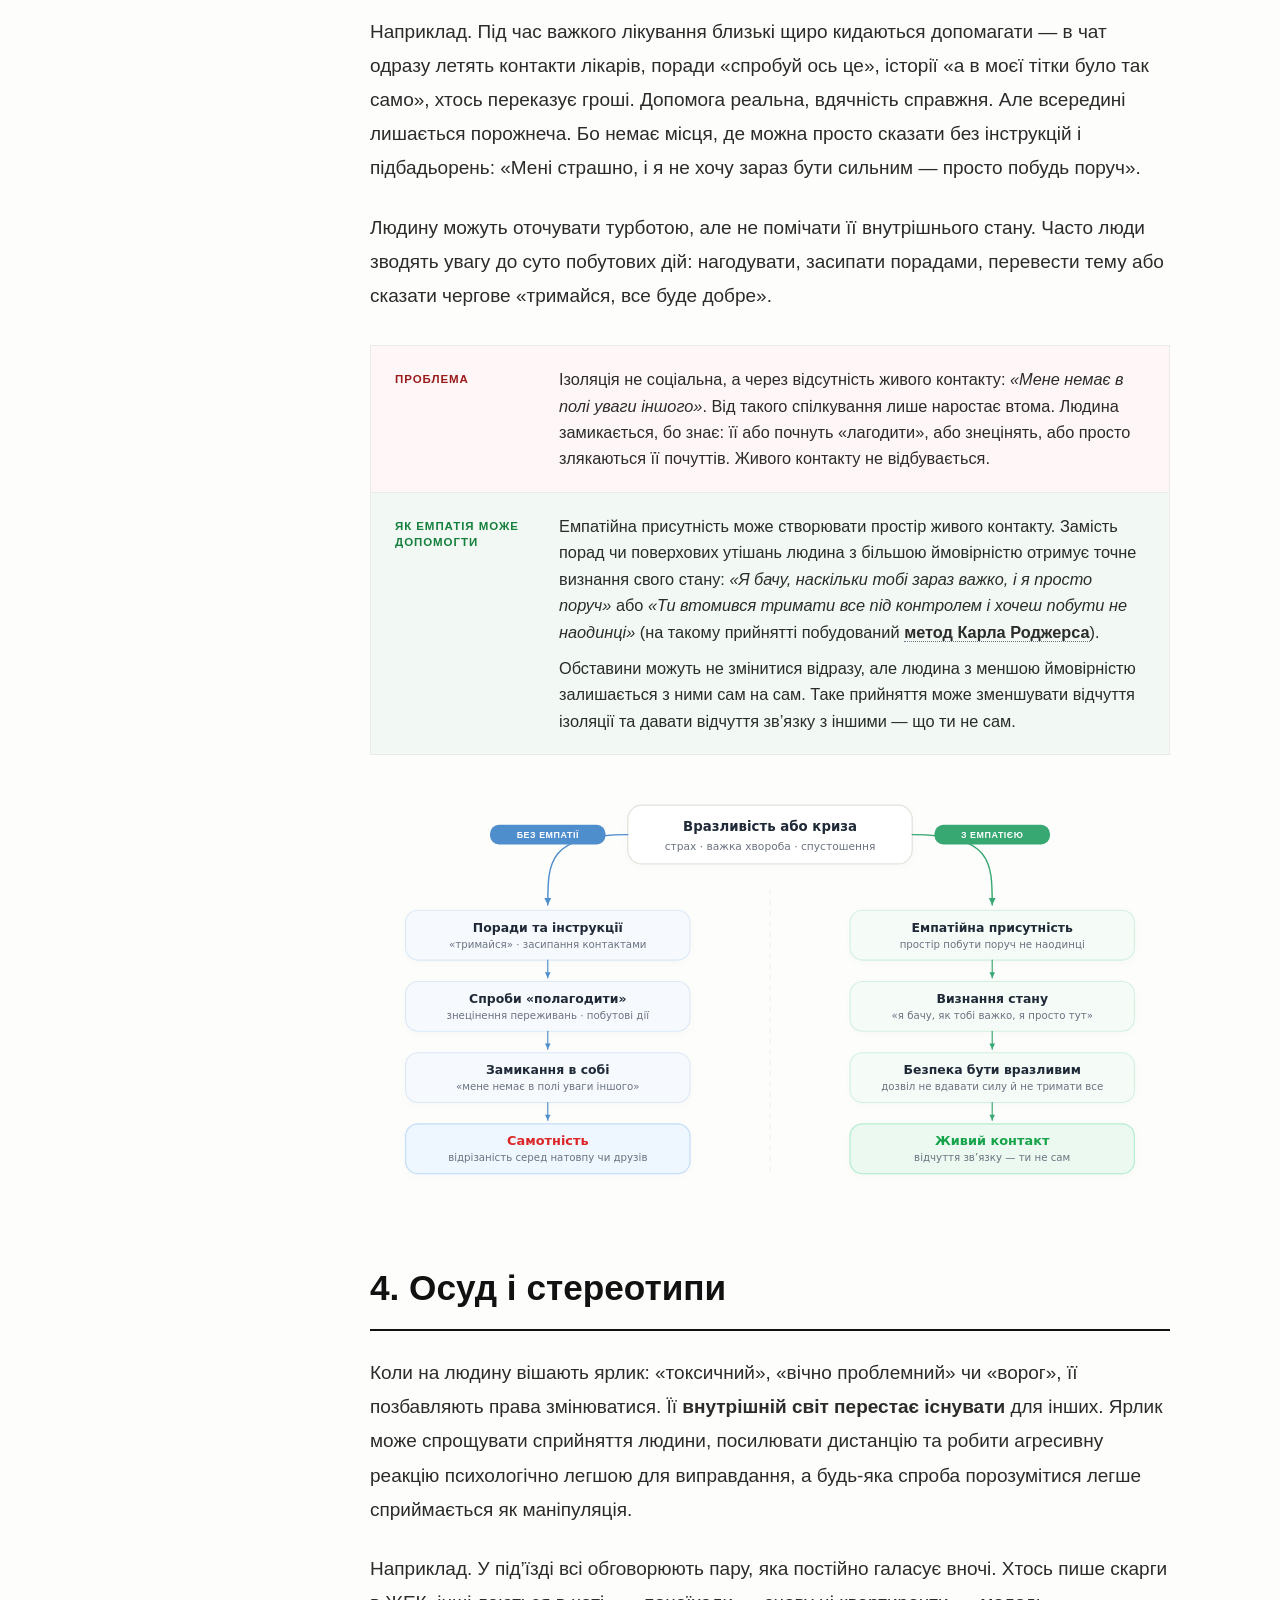
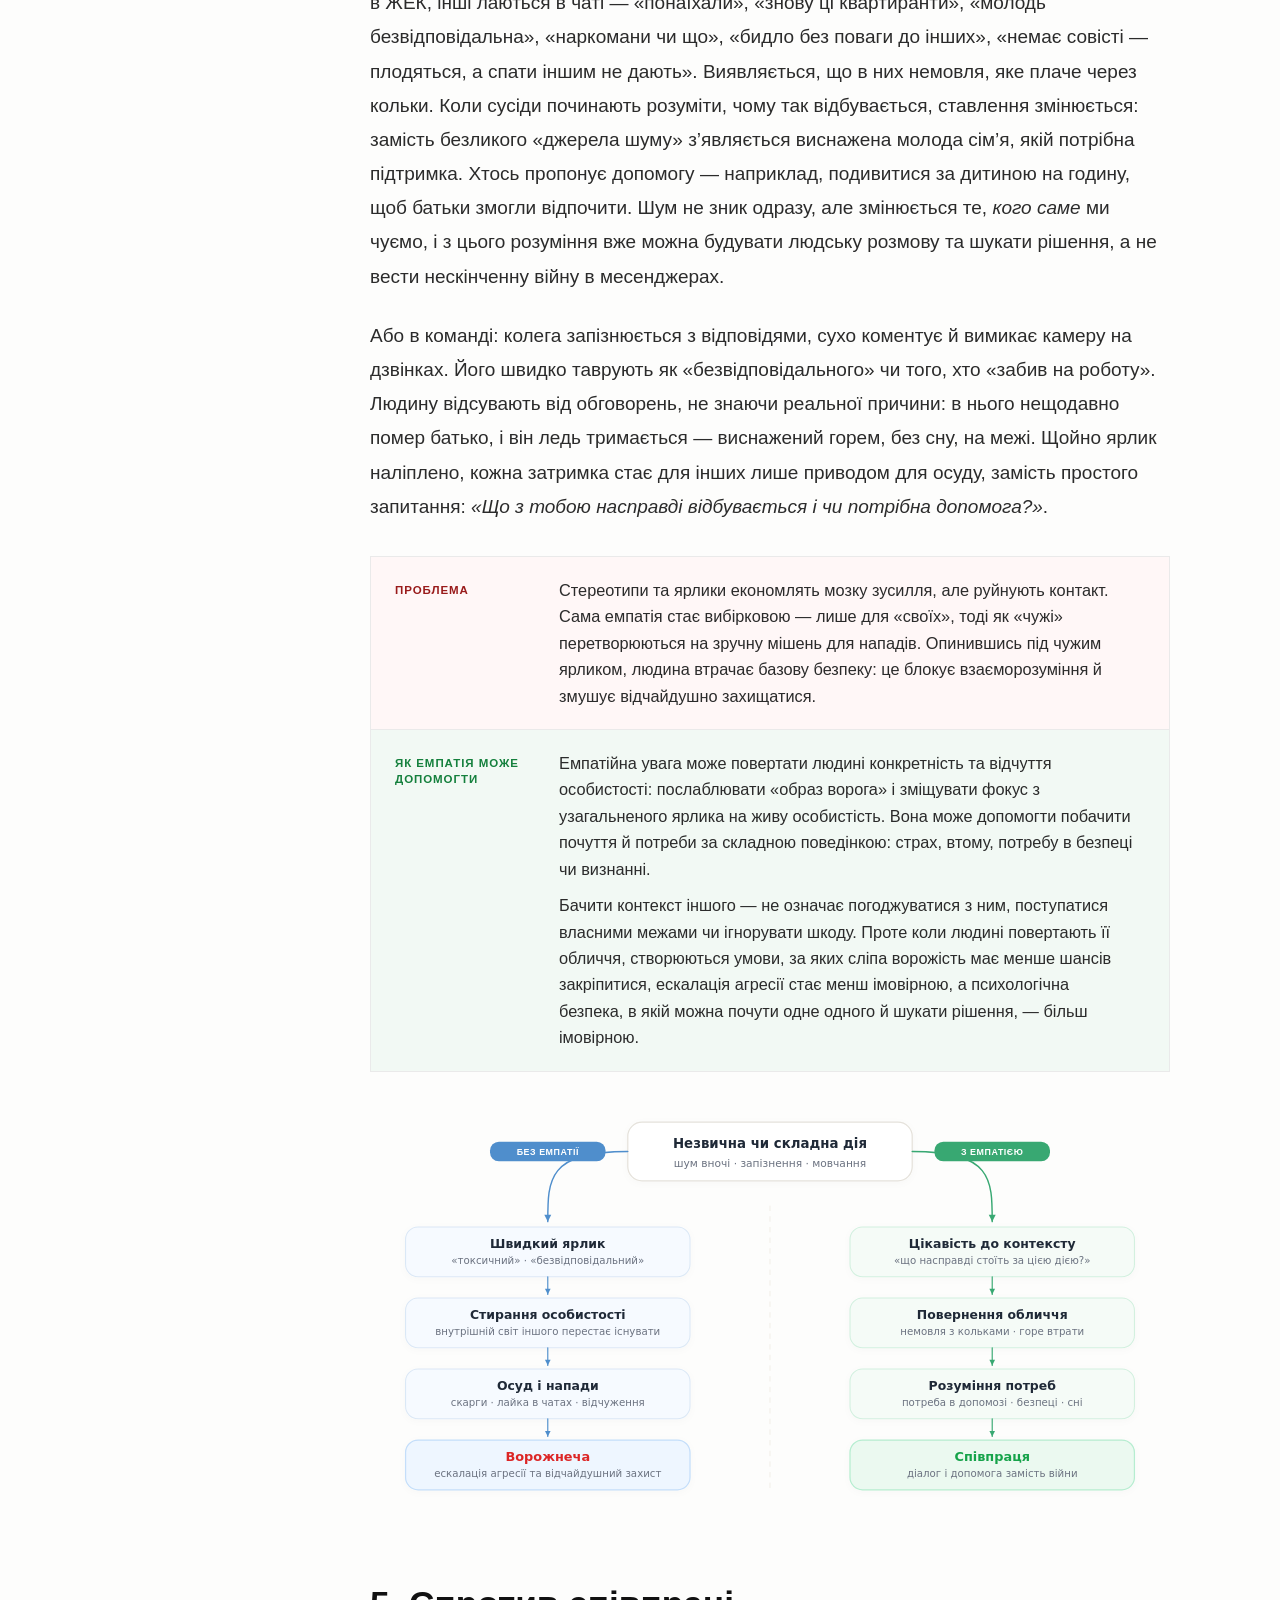
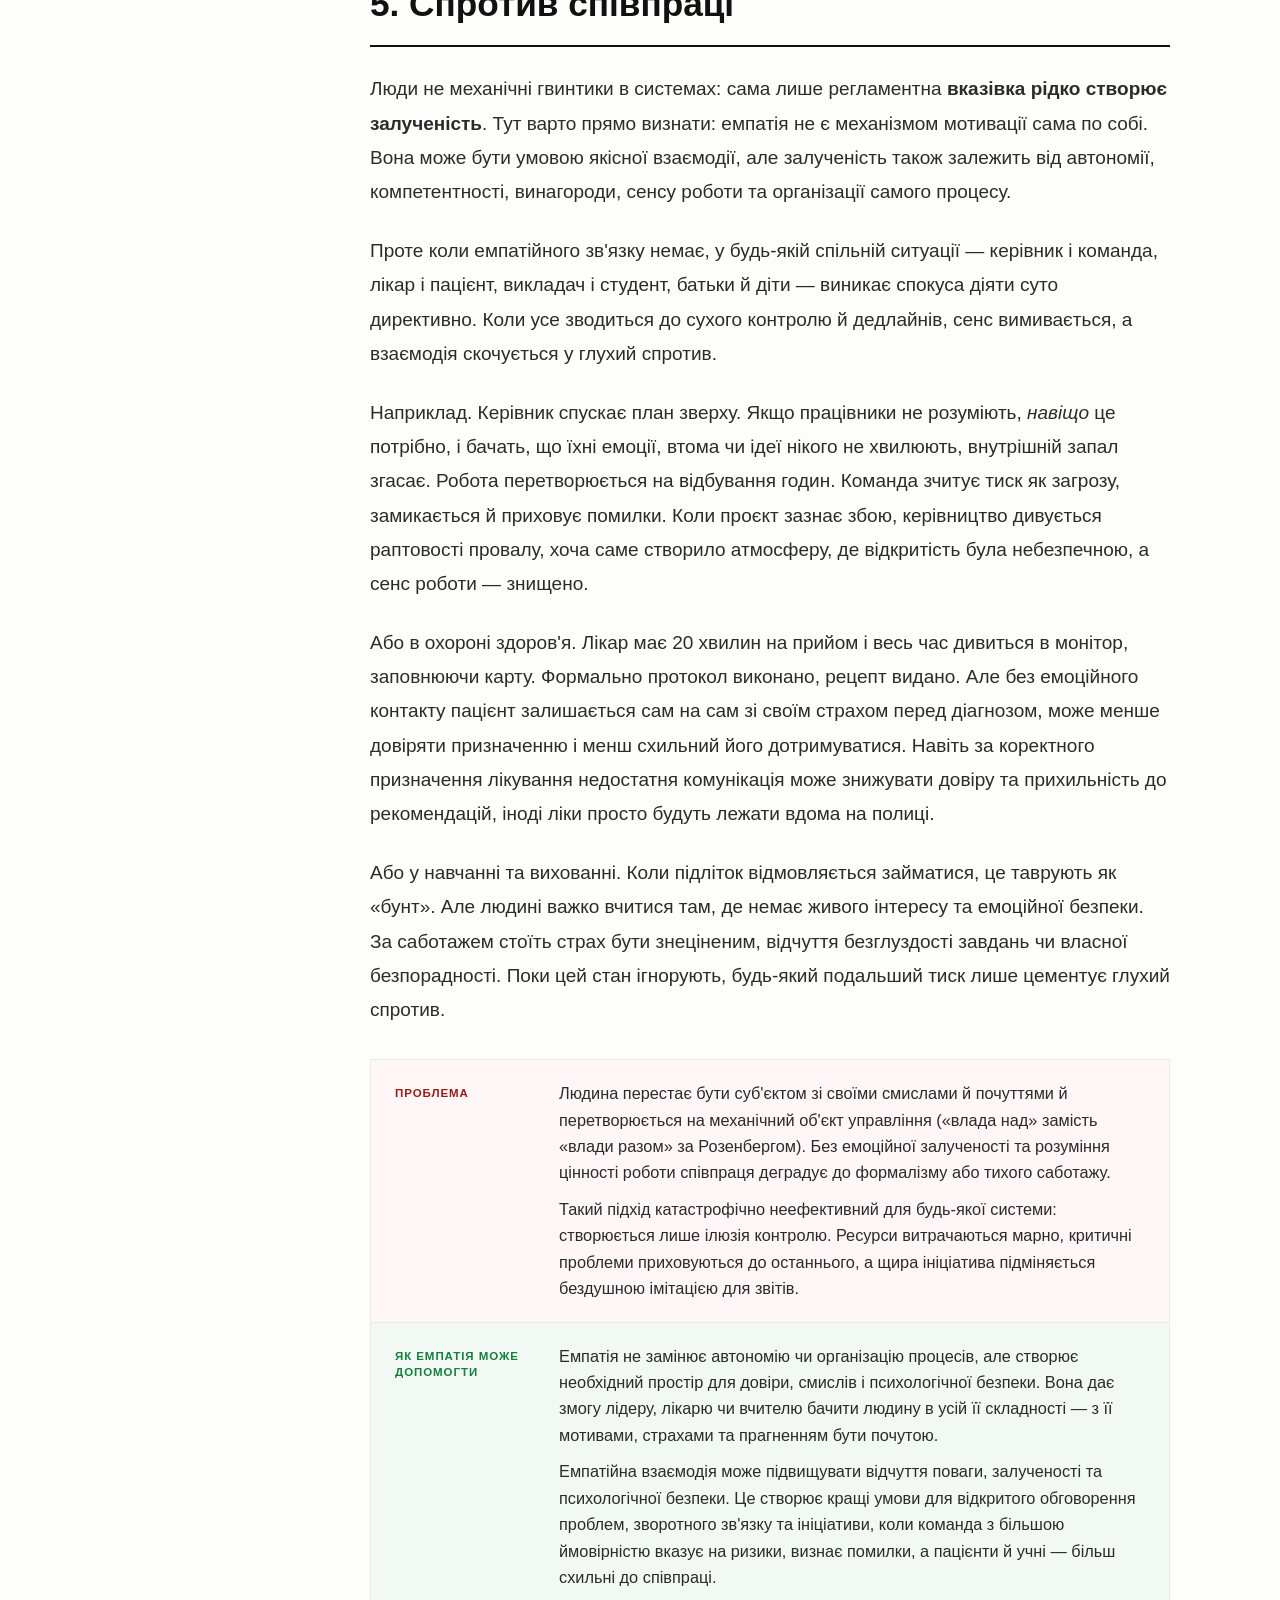
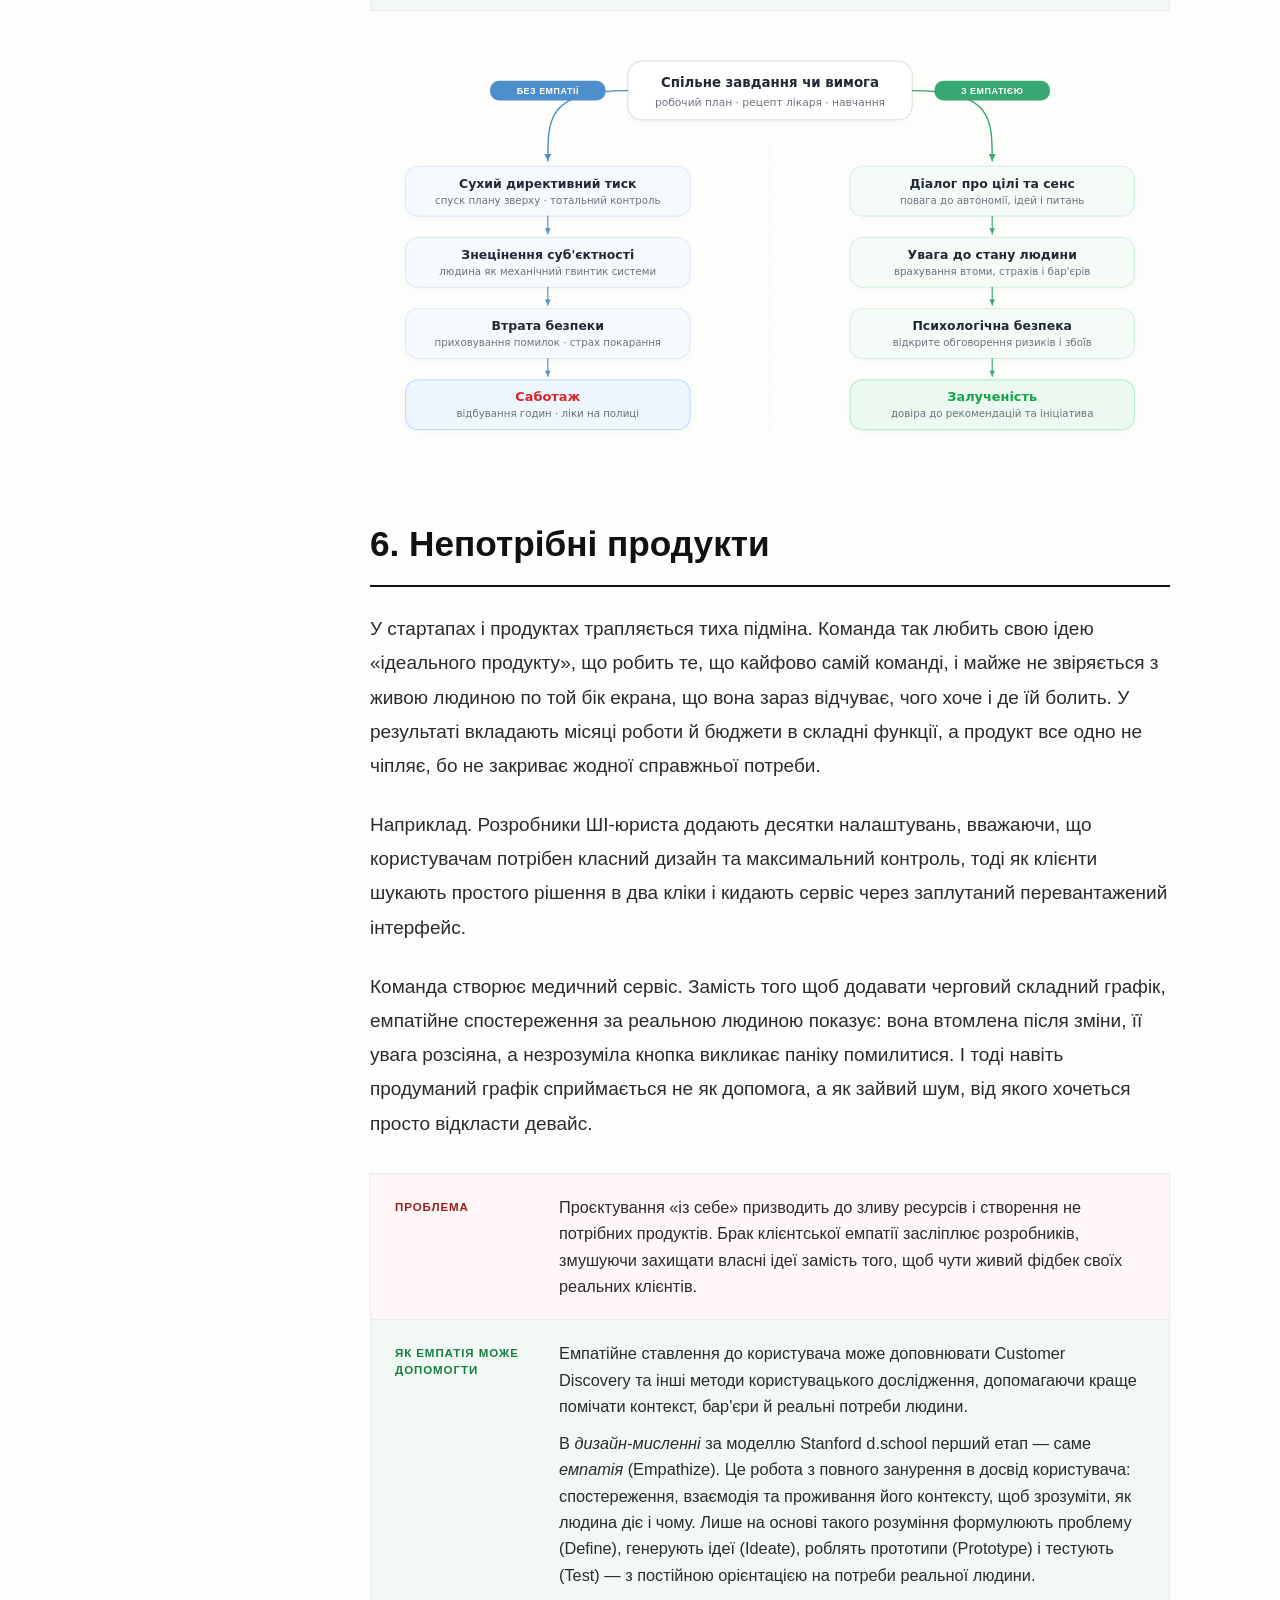
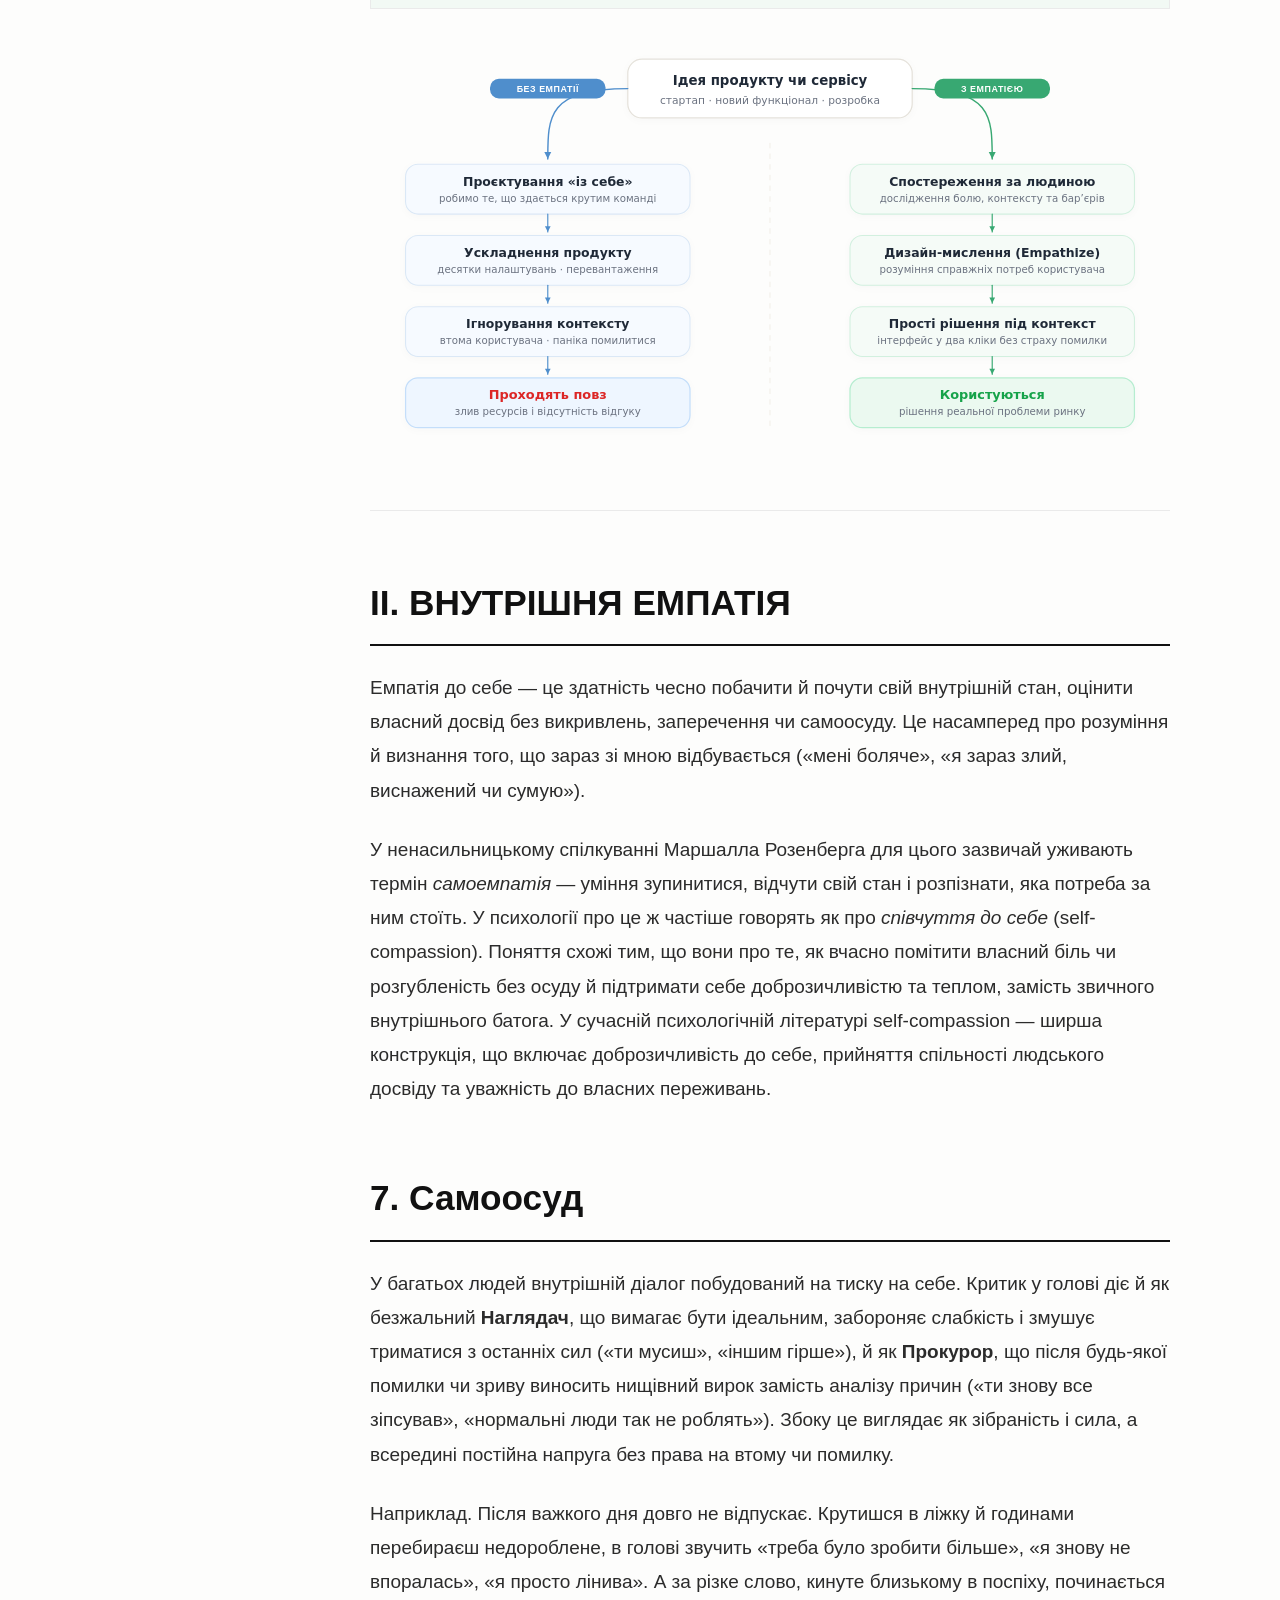
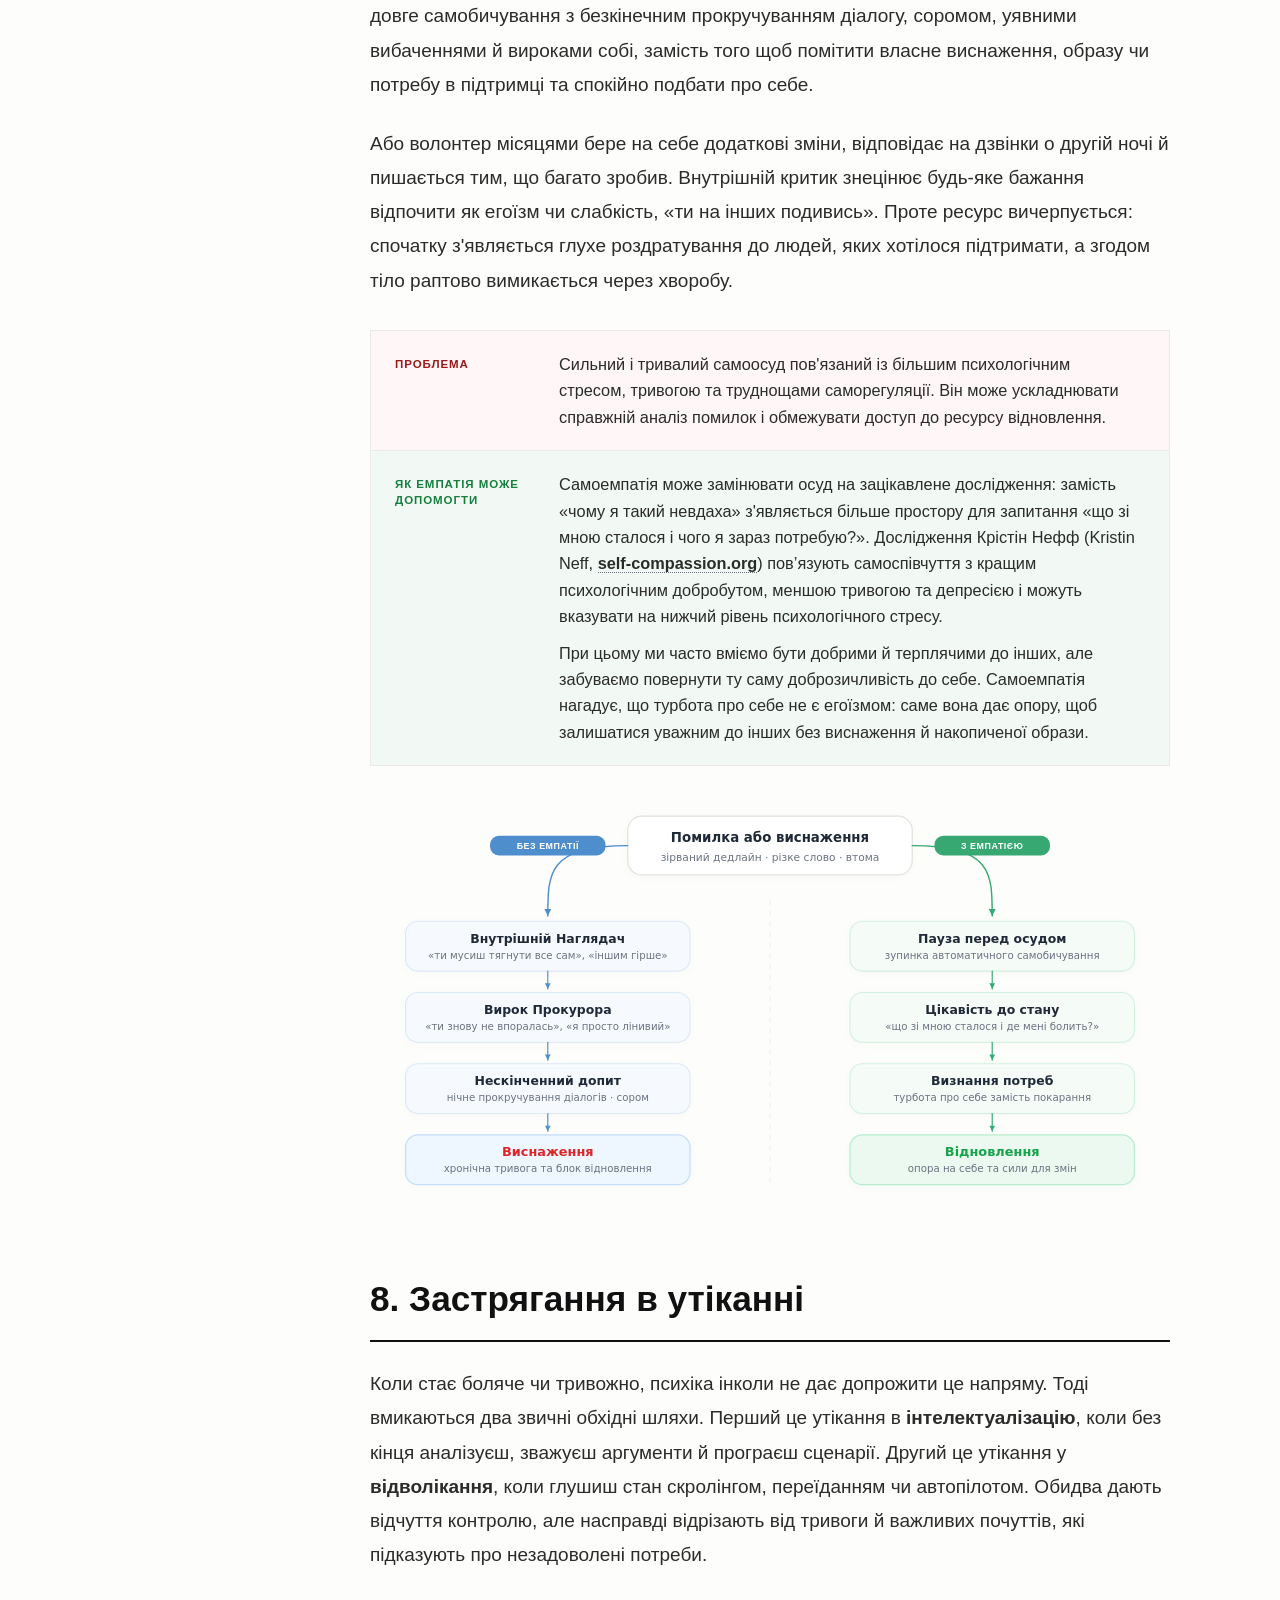
<file: why/index.html>
<!DOCTYPE html>
<html lang="uk">
<head>
    <meta charset="UTF-8">
    <meta name="viewport" content="width=device-width, initial-scale=1.0">
    <title>Які проблеми емпатія може допомагати вирішувати — і де її недостатньо</title>
    <link rel="canonical" href="https://nvc.danvoronov.com/why/">
    <meta name="description" content="Які проблеми емпатія може допомагати вирішувати, а де її недостатньо? Розбір зовнішньої та внутрішньої емпатії на живих прикладах: від непорозумінь та ескалації конфліктів до створення продуктів і контакту з власним станом.">
    <meta property="og:title" content="Які проблеми емпатія може допомагати вирішувати — і де її недостатньо">
    <meta property="og:description" content="Які проблеми емпатія може допомагати вирішувати, а де її недостатньо? Розбір зовнішньої та внутрішньої емпатії на живих прикладах: від побуту до бізнесу.">
    <meta property="og:type" content="article">
    <meta property="og:url" content="https://nvc.danvoronov.com/why/">
    <meta property="og:image" content="https://nvc.danvoronov.com/why/cover.jpg">
    <meta property="og:image:width" content="1200">
    <meta property="og:image:height" content="630">
    <meta name="twitter:card" content="summary_large_image">
    <meta name="twitter:title" content="Які проблеми емпатія може допомагати вирішувати — і де її недостатньо">
    <meta name="twitter:description" content="Які проблеми емпатія може допомагати вирішувати, а де її недостатньо? Розбір зовнішньої та внутрішньої емпатії на живих прикладах: від побуту до бізнесу.">
    <meta name="twitter:image" content="https://nvc.danvoronov.com/why/cover.jpg">
    <link rel="stylesheet" href="../styles.css">
    <style>
        /* Resolution Cards: 2-column layout with narrow left label column */
        .resolution-card {
            margin: 32px 0 36px;
            border: 1px solid var(--border-color);
            background: var(--card-bg);
            display: flex;
            flex-direction: column;
        }

        .resolution-block {
            display: grid;
            grid-template-columns: 140px 1fr;
            column-gap: 24px;
            padding: 20px 32px 20px 24px;
        }

        .resolution-block.problem {
            background-color: #fff7f7;
            border-bottom: 1px solid var(--border-color);
        }

        .resolution-block.solution {
            background-color: #f2f9f4;
        }

        .resolution-title {
            grid-column: 1;
            grid-row: 1;
            font-size: 0.72rem;
            text-transform: uppercase;
            letter-spacing: 0.08em;
            font-weight: 700;
            margin: 0;
            padding-top: 5px;
            line-height: 1.4;
        }

        .resolution-block.problem .resolution-title {
            color: #991b1b;
        }

        .resolution-block.solution .resolution-title {
            color: #15803d;
        }

        .resolution-block p {
            grid-column: 2;
            margin: 0 0 10px 0;
            font-size: 1.02rem;
            line-height: 1.62;
            color: var(--text-color);
        }

        .resolution-block p:last-child {
            margin-bottom: 0;
        }

        @media (max-width: 600px) {
            .resolution-block {
                display: block;
                padding: 16px 20px;
            }
            .resolution-title {
                margin-bottom: 8px;
                padding-top: 0;
            }
        }

        .sidebar {
            padding: 24px 18px 20px 20px;
        }

        .sidebar h4 {
            margin-bottom: 12px;
        }

        .sidebar-nav li {
            margin-bottom: 3px;
            line-height: 1.25;
        }

        .sidebar-nav a {
            font-size: 0.88rem;
            padding: 3px 10px;
            border-radius: 5px;
            color: var(--text-color);
            transition: background 0.15s ease, color 0.15s ease;
            display: block;
            text-decoration: none;
        }

        .sidebar-nav a:hover {
            background: var(--border-color);
            color: var(--heading-color);
        }

        .sidebar-nav a.active {
            background: var(--heading-color) !important;
            color: var(--bg-color) !important;
            font-weight: 500 !important;
        }

        .sidebar-nav a.section-heading {
            font-weight: 700;
            color: var(--heading-color);
            font-size: 0.74rem;
            letter-spacing: 0.04em;
            padding: 3px 10px;
        }

        .sidebar-nav a.section-heading.active {
            background: var(--heading-color) !important;
            color: var(--bg-color) !important;
        }

        .sidebar-divider {
            margin-top: 22px !important;
            padding-top: 10px !important;
            border-top: 1px solid var(--border-color);
            margin-bottom: 6px !important;
        }

        .sidebar-divider.conclusion-divider {
            margin-top: 26px !important;
            padding-top: 12px !important;
        }

        .sidebar-footer {
            margin-top: 24px;
            padding-top: 12px;
        }

        article a,
        .resolution-card a,
        footer a {
            color: var(--text-color);
            text-decoration: none;
            border-bottom: 1px dotted var(--muted-color);
            transition: border-color 0.15s ease;
        }

        article a:hover,
        .resolution-card a:hover,
        footer a:hover {
            color: var(--text-color);
            border-bottom: 1px solid var(--accent-color);
        }

        /* 3x3 chapter overview */
        .chapter-bubbles-grid {
            display: grid;
            grid-template-columns: repeat(3, 1fr);
            margin: 32px 0 40px;
            border: 1px solid var(--border-color);
            border-radius: 6px;
            overflow: hidden;
        }

        .chapter-bubble-header {
            grid-column: 1 / -1;
            background: var(--quote-bg);
            padding: 10px 20px;
            font-family: -apple-system, BlinkMacSystemFont, "Segoe UI", Helvetica, Arial, sans-serif;
            font-size: 0.82rem;
            font-weight: 600;
            color: var(--heading-color);
            border: 0.5px solid var(--border-color);
            letter-spacing: -0.01em;
        }

        .chapter-bubble-card {
            font-family: -apple-system, BlinkMacSystemFont, "Segoe UI", Helvetica, Arial, sans-serif;
            background: #fff;
            padding: 20px 20px 18px;
            display: flex;
            flex-direction: column;
            border: 0.5px solid var(--border-color);
        }

        .chapter-bubble-title {
            font-size: 0.84rem;
            font-weight: 700;
            color: var(--heading-color);
            margin: 0 0 8px 0;
            line-height: 1.3;
            letter-spacing: -0.01em;
        }

        .chapter-bubble-num {
            color: var(--muted-color);
            font-weight: 400;
        }

        .chapter-bubble-desc {
            font-size: 0.78rem;
            color: var(--muted-color);
            line-height: 1.55;
            margin: 0;
            flex-grow: 1;
        }

        .chapter-bubble-tag {
            display: block;
            font-size: 0.62rem;
            font-weight: 500;
            text-transform: uppercase;
            letter-spacing: 0.06em;
            color: #b0b8c4;
            margin-top: 12px;
            line-height: 1;
        }

        .sidebar-nav li:not([class]) {
            padding-left: 8px;
        }

        .scheme-figure {
            margin: 28px 0;
            text-align: center;
        }

        .scheme-figure img {
            max-width: 100%;
            height: auto;
            display: block;
            margin: 0 auto;
        }

        @media (max-width: 768px) {
            .chapter-bubbles-grid {
                grid-template-columns: repeat(2, 1fr);
            }
        }

        @media (max-width: 520px) {
            .chapter-bubbles-grid {
                grid-template-columns: 1fr;
            }
        }
    </style>
    <script src="../active-link.js" defer></script>
</head>
<body>
    <nav class="sidebar" role="navigation" aria-label="Навігація за розділами">
        <h4>Зміст</h4>
        <ul class="sidebar-nav">
            <li><a href="#context">Контекст і визначення</a></li>

            <li class="sidebar-divider">
                <a href="#external" class="section-heading">I. ДО ІНШИХ</a>
            </li>
            <li><a href="#problem-1">1. Брак уваги у стосунках</a></li>
            <li><a href="#problem-2">2. Ескалація конфліктів</a></li>
            <li><a href="#problem-3">3. Самотність поруч</a></li>
            <li><a href="#problem-4">4. Осуд і стереотипи</a></li>
            <li><a href="#problem-5">5. Спротив співпраці</a></li>
            <li><a href="#problem-6">6. Непотрібні продукти</a></li>

            <li class="sidebar-divider">
                <a href="#internal" class="section-heading">II. ВНУТРІШНЯ</a>
            </li>
            <li><a href="#problem-7">7. Самоосуд</a></li>
            <li><a href="#problem-8">8. Застрягання в утіканні</a></li>
            <li><a href="#problem-9">9. Догоджання іншим</a></li>

            <li class="sidebar-divider">
                <a href="#limits" class="section-heading">III. ДЕ ЕМПАТІЇ НЕДОСТАТНЬО</a>
            </li>
            <li><a href="#problem-10">10. Психіатрія та клінічні розлади</a></li>
            <li><a href="#problem-11">11. Фізична загроза та насильство</a></li>
            <li><a href="#problem-12">12. Геополітика та війни</a></li>
            <li><a href="#problem-13">13. Системна дискримінація</a></li>

            <li class="sidebar-divider conclusion-divider">
                <a href="#conclusion" class="section-heading">ВИСНОВОК</a>
            </li>
        </ul>
        <div class="sidebar-footer"><a href="../">← На головну</a></div>
    </nav>

    <div class="container">
        <header>
            <h1>Які проблеми емпатія може допомагати вирішувати — і де її недостатньо</h1>
            <div class="subtitle">Зовнішня та внутрішня емпатія: розбір конкретних збоїв у спілкуванні, стосунках, роботі та ставленні до себе</div>
        </header>

        <article>
            <p><em>Емпатію називають універсальним рішенням для конфліктів, але де вона справді працює, а де лише маскує справжні проблеми? Давайте розбиратися.</em></p>
            <p>Далі розберу дев’ять ситуацій, де емпатія справді може допомогти, від уваги в стосунках і розмов у конфлікті до продуктів і контакту з собою. І окремо чотири межі, де однієї емпатії замало і потрібні інші опори: лікування, безпека, правила й домовленості. Багато де емпатія не вирішує проблеми безпосередньо, але вона покращує якість сприйняття проблеми що може призводити до позитивних змін.</p>

            <h2 id="context">Контекст і визначення</h2>
            <p>Емпатію традиційно поділяють на когнітивну та афективну. Перша це розуміння точки зору, друга — емоційний відгук. В академічних дослідженнях та історії ідей (детальніше у <a href="../timeline/" class="content-link"><strong>Інтерактивній хронології емпатії</strong></a>) на сьогодні немає єдиного усталого розуміння феномену. Я наведу робоче означення, яким користуюся.</p>
            <div class="taft-callout taft-callout--principle">
                <p><strong>Емпатія</strong> — бути присутнім поруч із людиною, не втрачаючи при цьому себе: з повагою розуміти, що вона переживає та який у неї емоційний стан, намагаючись сприймати світ її очима. Зрозуміти й відчути людину — не означає «стати» чи злитися з нею, схвалити її поведінку чи автоматично погодитися.</p>
            </div>
            <p>Водночас навколо неї існує низка стійких міфів. Наприклад, помилково відносити до емпатії спробу «уявити <i>себе</i> на місці іншого», бо такий підхід веде до егоцентричного спотворення. Тоді як емпатія вимагає бачити ситуацію <i>крізь</i> призму світогляду, досвіду й обмежень самої людини наскільки це можливо. Для цього також не обов'язковий ідентичний життєвий досвід («у <i>мене</i> теж таке було») — людський мозок здатен успішно реконструювати стан іншого за аналогією навіть без особистого переживання схожих подій.</p>
            <p>Ще одна поширена помилка — вважати, що комусь емпатія дана від природи більше, а комусь менше. Насправді це не стала вроджена риса, а пластична навичка, яку можна розвивати й тренувати. Без практики ми раз за разом переоцінюємо власне вміння інтуїтивно «читати» стани інших і зазвичай просто приписуємо їм свої. З цієї ж причини не існує й уродженої «жіночої переваги», бо жінки не народжуються емпатичнішими за чоловіків.</p>
            <p>Зручно виділити два нерозривні напрямки однієї уваги:</p>
            <ul>
                <li><strong>Зовнішня емпатія</strong> (до інших): що зараз із людиною поруч, як вона бачить ситуацію зі свого боку та чого їй насправді бракує.</li>
                <li><strong>Внутрішня емпатія</strong> (до себе): що насправді відбувається зі мною в живому емоційному й тілесному стані.</li>
            </ul>
            <p>Ці дві навички розвиваються окремо, але доповнюють одна одну.</p>

            <div class="chapter-bubbles-grid">
                <div class="chapter-bubble-header">Емпатія до інших → відновлення контакту</div>
                <div class="chapter-bubble-card">
                    <div class="chapter-bubble-title"><span class="chapter-bubble-num">1.</span> Брак уваги у стосунках</div>
                    <p class="chapter-bubble-desc">Як побутові дрібниці й знецінення підточують довіру, та як щирий інтерес до стану іншого повертає живий контакт.</p>
                    <span class="chapter-bubble-tag">До інших</span>
                </div>

                <div class="chapter-bubble-card">
                    <div class="chapter-bubble-title"><span class="chapter-bubble-num">2.</span> Ескалація конфліктів</div>
                    <p class="chapter-bubble-desc">Чому суперечки виникають через різне сприйняття фактів, і як чути незадоволені потреби замість взаємних звинувачень.</p>
                    <span class="chapter-bubble-tag">До інших</span>
                </div>

                <div class="chapter-bubble-card">
                    <div class="chapter-bubble-title"><span class="chapter-bubble-num">3.</span> Самотність поруч</div>
                    <p class="chapter-bubble-desc">Чому формальні поради та спроби «полагодити» лише віддаляють, а проста емпатійна присутність створює справжню близькість.</p>
                    <span class="chapter-bubble-tag">До інших</span>
                </div>

                <div class="chapter-bubble-header">Емпатія до інших → краще розуміння поведінки та потреб</div>
                <div class="chapter-bubble-card">
                    <div class="chapter-bubble-title"><span class="chapter-bubble-num">4.</span> Осуд і стереотипи</div>
                    <p class="chapter-bubble-desc">Як ярлики стирають особистість і провокують захист, та як емпатійний погляд відкриває мотиви складної поведінки.</p>
                    <span class="chapter-bubble-tag">До інших</span>
                </div>

                <div class="chapter-bubble-card">
                    <div class="chapter-bubble-title"><span class="chapter-bubble-num">5.</span> Спротив співпраці</div>
                    <p class="chapter-bubble-desc">Чому директивний контроль призводить до тихих страйків, а психологічна безпека відновлює ініціативу та довіру.</p>
                    <span class="chapter-bubble-tag">До інших</span>
                </div>

                <div class="chapter-bubble-card">
                    <div class="chapter-bubble-title"><span class="chapter-bubble-num">6.</span> Непотрібні продукти</div>
                    <p class="chapter-bubble-desc">Як розробка «із себе» марнує ресурси, і чому глибоке розуміння болю реального користувача стоїть в основі дизайн-мислення.</p>
                    <span class="chapter-bubble-tag">До інших</span>
                </div>

                <div class="chapter-bubble-header">Емпатія до себе → краща саморегуляція</div>
                <div class="chapter-bubble-card">
                    <div class="chapter-bubble-title"><span class="chapter-bubble-num">7.</span> Самоосуд</div>
                    <p class="chapter-bubble-desc">Як втихомирити внутрішнього Наглядача й Прокурора та замінити самобичування на доброзичливе дослідження себе.</p>
                    <span class="chapter-bubble-tag">Внутрішня</span>
                </div>

                <div class="chapter-bubble-card">
                    <div class="chapter-bubble-title"><span class="chapter-bubble-num">8.</span> Застрягання в утіканні</div>
                    <p class="chapter-bubble-desc">Пастка безкінечного аналізу й відволікання: як повернутися до відчуття реальності та чесного контакту зі своїм станом.</p>
                    <span class="chapter-bubble-tag">Внутрішня</span>
                </div>

                <div class="chapter-bubble-card">
                    <div class="chapter-bubble-title"><span class="chapter-bubble-num">9.</span> Догоджання іншим</div>
                    <p class="chapter-bubble-desc">Чому бажання бути «зручним» призводить до виснаження, і як турбота про власні межі дозволяє допомагати без самозради.</p>
                    <span class="chapter-bubble-tag">Внутрішня</span>
                </div>
            </div>

            <h2 id="external">I. ЕМПАТІЯ ДО ІНШИХ</h2>

            <h2 id="problem-1">1. Брак уваги у стосунках</h2>
            <p>Буває, стосунки тривають роками, а потім розлітаються ніби за один день. Насправді <b>розрив зріє</b> повільно, через сотні дрібних побутових моментів, де замість уваги до стану людини звучить чергове знецінення. Кожна така сцена стирає живу особистість до простої оцінки її поведінки.</p>
            <p>Наприклад. Конфлікт вдома через немитий посуд або безлад. Один партнер відчуває, що затишок зруйновано і весь порядок у домі тримається лише на ньому. Інший чує в докорах лише постійне невдоволення: ніби після виснажливого дня його знову повчають. Зовні суперечка точиться навколо побуту, але за нею стоять глибші незадоволені потреби. Побутові дрібниці поступово стають «доказом важкого характеру» і ведуть пару до розриву.</p>
            <p>Або ситуація в дружбі. Хтось замовкає на кілька тижнів через професійну кризу та сором зізнатися у безпорадності. Інший сприймає мовчання як байдужість і теж відсторонюється, щоб не нав'язуватися. Згодом обоє щиро переконані, що перший крок мав зробити інший, і дружба тихо згасає без жодного конфлікту.</p>
            <div class="resolution-card">
                <div class="resolution-block problem">
                    <div class="resolution-title">Проблема</div>
                    <p>Накопичення непорозумінь і здогадок. Людина починає взаємодіяти не з людиною, а зі спрощеним уявленням про неї. Довіра тане через відчуття «мене вже не намагаються зрозуміти». Виникає емоційна дистанція, яку потім пояснюють словами «так сталося».</p>
                </div>
                <div class="resolution-block solution">
                    <div class="resolution-title">Як емпатія може допомогти</div>
                    <p>Емпатійна взаємодія може стримувати непомітне накопичення образ і взаємної глухоти. Вона створює умови для щирої цікавості до внутрішнього стану іншого: замість зводити людину до її втоми чи помилки, з'являється більше простору запитати, що насправді стоїть за її роздратуванням чи мовчанням.</p>
                    <p>Коли потреби й переживання обох сторін отримують визнання, побутові суперечки з меншою ймовірністю перетворюються на битву за гідність. За таких умов вчасне відновлення довіри, відкрита розмова про вразливе та збереження живого контакту стають більш імовірними задовго до появи прірви.</p>
                </div>
            </div>

            <figure class="scheme-figure">
                <img src="scheme-brak-uvagi.svg" alt="Схема: як брак уваги веде до розриву, а емпатія — до відновлення контакту" loading="lazy" width="900" height="455">
            </figure>

            <h2 id="problem-2">2. Ескалація конфліктів</h2>
            <p>Сварки зазвичай пояснюють зіткненням характерів чи принципів, мовляв, «ми різні люди», «він мене не поважає» або «вона все ускладнює». Здається, що між людьми прірва, але під цим лежить простіша річ: двоє людей просто <b>по-різному побачили</b> й відчули одну й ту саму ситуацію.</p>
            <p>Приклад. Мати пише: «Ти знову пізно». Доросла донька чує в цьому тотальний контроль і недовіру. А мати в нічній тиші читає тривожні новини про обстріли і просто боїться за її життя. Жодна не має лихого наміру, але обидві залишаються самотніми й ображеними у власних версіях розмови.</p>
            <p>Під час презентації результатів колега кидає коротку репліку: «Ну це ще зовсім сире». Для нього це лише робоча констатація: попереду ще багато правок. Але для людини, яка ночами доробляла проєкт, фраза звучить як знецінення: «ти знову не впорався, твої зусилля нічого не варті». У відповідь спалахує роздратування або глухий захист. Суперечка вже точиться не про правки: один відстоює якість, інший — власну гідність і право на визнання. При цьому кожен переконаний, що говорить виключно про факти.</p>

            <div class="resolution-card">
                <div class="resolution-block problem">
                    <div class="resolution-title">Проблема</div>
                    <p>Конфлікт починається не тільки там, де люди справді хочуть різного, а й там, де ніхто не перевірив, <em>що саме почув інший</em>. Далі кожен добудовує характер опонента з одного речення, з'являються слова «завжди» і «ніколи», а справжньої причини за купою образ уже не розгледіти.</p>
                </div>
                <div class="resolution-block solution">
                    <div class="resolution-title">Як емпатія може допомогти</div>
                    <p>Емпатія може перевести конфлікт із взаємного приписування намірів до дослідження того, що кожна сторона переживає та захищає. <a href="../rosenberg/" class="content-link">Ненасильницьке спілкування</a> спирається на емпатійне слухання і може допомогти розділяти чисте спостереження та автоматичні оцінки — відокремлювати почуті слова від власних інтерпретацій як-от «мене знецінюють», «мене контролюють».</p>
                    <p>За кожною різкою фразою може стояти незадоволена людська потреба — у визнанні зусиль, безпеці, надійності чи ясності. Перевірка стану співрозмовника до захисту (<em>«Ти тривожишся через якість запуску і хочеш упевненості в надійності?»</em> або <em>«Ти хвилюєшся за мою безпеку через нічні новини?»</em>) створює умови, за яких суперечка з більшою ймовірністю стає спільною розмовою про те, чого кому бракує, що зазвичай призводить до відновлення контакту та пошуку спільних дій для вирішення.</p>
                </div>
            </div>

            <figure class="scheme-figure">
                <img src="scheme-eskalatsiya.svg" alt="Схема: як ескалує конфлікт без емпатії та як працює деескалація з емпатією" loading="lazy" width="900" height="455">
            </figure>

            <h2 id="problem-3">3. Самотність поруч</h2>
            <p>Самотність рідко виглядає як порожня кімната. Частіше це спільна вечеря в компанії друзів чи колег: усі жваво говорять, жартують, перебивають одне одного, а ти вертаєшся додому з відчуттям повної відрізаності, ніби тебе і не існує.</p>
            <p>Наприклад. Під час важкого лікування близькі щиро кидаються допомагати — в чат одразу летять контакти лікарів, поради «спробуй ось це», історії «а в моєї тітки було так само», хтось переказує гроші. Допомога реальна, вдячність справжня. Але всередині лишається порожнеча. Бо немає місця, де можна просто сказати без інструкцій і підбадьорень: «Мені страшно, і я не хочу зараз бути сильним — просто побудь поруч».</p>
            <p>Людину можуть оточувати турботою, але не помічати її внутрішнього стану. Часто люди зводять увагу до суто побутових дій: нагодувати, засипати порадами, перевести тему або сказати чергове «тримайся, все буде добре».</p>

            <div class="resolution-card">
                <div class="resolution-block problem">
                    <div class="resolution-title">Проблема</div>
                    <p>Ізоляція не соціальна, а через відсутність живого контакту: <em>«Мене немає в полі уваги іншого»</em>. Від такого спілкування лише наростає втома. Людина замикається, бо знає: її або почнуть «лагодити», або знецінять, або просто злякаються її почуттів. Живого контакту не відбувається.</p>
                </div>
                <div class="resolution-block solution">
                    <div class="resolution-title">Як емпатія може допомогти</div>
                    <p>Емпатійна присутність може створювати простір живого контакту. Замість порад чи поверхових утішань людина з більшою ймовірністю отримує точне визнання свого стану: <em>«Я бачу, наскільки тобі зараз важко, і я просто поруч»</em> або <em>«Ти втомився тримати все під контролем і хочеш побути не наодинці»</em> (на такому прийнятті побудований <a href="../rogers/" class="content-link">метод Карла Роджерса</a>).</p>
                    <p>Обставини можуть не змінитися відразу, але людина з меншою ймовірністю залишається з ними сам на сам. Таке прийняття може зменшувати відчуття ізоляції та давати відчуття зв’язку з іншими — що ти не сам.</p>
                </div>
            </div>

            <figure class="scheme-figure">
                <img src="scheme-samotnist.svg" alt="Схема: Самотність поруч — як поради ізолюють, а присутність відновлює зв’язок" loading="lazy" width="900" height="455">
            </figure>

            <h2 id="problem-4">4. Осуд і стереотипи</h2>
            <p>Коли на людину вішають ярлик: «токсичний», «вічно проблемний» чи «ворог», її позбавляють права змінюватися. Її <b>внутрішній світ перестає існувати</b> для інших. Ярлик може спрощувати сприйняття людини, посилювати дистанцію та робити агресивну реакцію психологічно легшою для виправдання, а будь-яка спроба порозумітися легше сприймається як маніпуляція.</p>
            <p>Наприклад. У під’їзді всі обговорюють пару, яка постійно галасує вночі. Хтось пише скарги в ЖЕК, інші лаються в чаті — «понаїхали», «знову ці квартиранти», «молодь безвідповідальна», «наркомани чи що», «бидло без поваги до інших», «немає совісті — плодяться, а спати іншим не дають». Виявляється, що в них немовля, яке плаче через кольки. Коли сусіди починають розуміти, чому так відбувається, ставлення змінюється: замість безликого «джерела шуму» з’являється виснажена молода сім’я, якій потрібна підтримка. Хтось пропонує допомогу — наприклад, подивитися за дитиною на годину, щоб батьки змогли відпочити. Шум не зник одразу, але змінюється те, <em>кого саме</em> ми чуємо, і з цього розуміння вже можна будувати людську розмову та шукати рішення, а не вести нескінченну війну в месенджерах.</p>
            <p>Або в команді: колега запізнюється з відповідями, сухо коментує й вимикає камеру на дзвінках. Його швидко таврують як «безвідповідального» чи того, хто «забив на роботу». Людину відсувають від обговорень, не знаючи реальної причини: в нього нещодавно помер батько, і він ледь тримається — виснажений горем, без сну, на межі. Щойно ярлик наліплено, кожна затримка стає для інших лише приводом для осуду, замість простого запитання: <em>«Що з тобою насправді відбувається і чи потрібна допомога?»</em>.</p>

            <div class="resolution-card">
                <div class="resolution-block problem">
                    <div class="resolution-title">Проблема</div>
                    <p>Стереотипи та ярлики економлять мозку зусилля, але руйнують контакт. Сама емпатія стає вибірковою — лише для «своїх», тоді як «чужі» перетворюються на зручну мішень для нападів. Опинившись під чужим ярликом, людина втрачає базову безпеку: це блокує взаєморозуміння й змушує відчайдушно захищатися.</p>
                </div>
                <div class="resolution-block solution">
                    <div class="resolution-title">Як емпатія може допомогти</div>
                    <p>Емпатійна увага може повертати людині конкретність та відчуття особистості: послаблювати «образ ворога» і зміщувати фокус з узагальненого ярлика на живу особистість. Вона може допомогти побачити почуття й потреби за складною поведінкою: страх, втому, потребу в безпеці чи визнанні.</p>
                    <p>Бачити контекст іншого — не означає погоджуватися з ним, поступатися власними межами чи ігнорувати шкоду. Проте коли людині повертають її обличчя, створюються умови, за яких сліпа ворожість має менше шансів закріпитися, ескалація агресії стає менш імовірною, а психологічна безпека, в якій можна почути одне одного й шукати рішення, — більш імовірною.</p>
                </div>
            </div>

            <figure class="scheme-figure">
                <img src="scheme-stereotypy.svg" alt="Схема: Осуд і стереотипи — як ярлики ведуть до ворожнечі, а емпатія до розуміння" loading="lazy" width="900" height="455">
            </figure>

            <h2 id="problem-5">5. Спротив співпраці</h2>
            <p>Люди не механічні гвинтики в системах: сама лише регламентна <b>вказівка рідко створює залученість</b>. Тут варто прямо визнати: емпатія не є механізмом мотивації сама по собі. Вона може бути умовою якісної взаємодії, але залученість також залежить від автономії, компетентності, винагороди, сенсу роботи та організації самого процесу.</p>
            <p>Проте коли емпатійного зв'язку немає, у будь-якій спільній ситуації — керівник і команда, лікар і пацієнт, викладач і студент, батьки й діти — виникає спокуса діяти суто директивно. Коли усе зводиться до сухого контролю й дедлайнів, сенс вимивається, а взаємодія скочується у глухий спротив.</p>
            <p>Наприклад. Керівник спускає план зверху. Якщо працівники не розуміють, <em>навіщо</em> це потрібно, і бачать, що їхні емоції, втома чи ідеї нікого не хвилюють, внутрішній запал згасає. Робота перетворюється на відбування годин. Команда зчитує тиск як загрозу, замикається й приховує помилки. Коли проєкт зазнає збою, керівництво дивується раптовості провалу, хоча саме створило атмосферу, де відкритість була небезпечною, а сенс роботи — знищено.</p>
            <p>Або в охороні здоров'я. Лікар має 20 хвилин на прийом і весь час дивиться в монітор, заповнюючи карту. Формально протокол виконано, рецепт видано. Але без емоційного контакту пацієнт залишається сам на сам зі своїм страхом перед діагнозом, може менше довіряти призначенню і менш схильний його дотримуватися. Навіть за коректного призначення лікування недостатня комунікація може знижувати довіру та прихильність до рекомендацій, іноді ліки просто будуть лежати вдома на полиці.</p>
            <p>Або у навчанні та вихованні. Коли підліток відмовляється займатися, це таврують як «бунт». Але людині важко вчитися там, де немає живого інтересу та емоційної безпеки. За саботажем стоїть страх бути знеціненим, відчуття безглуздості завдань чи власної безпорадності. Поки цей стан ігнорують, будь-який подальший тиск лише цементує глухий спротив.</p>

            <div class="resolution-card">
                <div class="resolution-block problem">
                    <div class="resolution-title">Проблема</div>
                    <p>Людина перестає бути суб'єктом зі своїми смислами й почуттями й перетворюється на механічний об'єкт управління («влада над» замість «влади разом» за Розенбергом). Без емоційної залученості та розуміння цінності роботи співпраця деградує до формалізму або тихого саботажу.</p>
                    <p>Такий підхід катастрофічно неефективний для будь-якої системи: створюється лише ілюзія контролю. Ресурси витрачаються марно, критичні проблеми приховуються до останнього, а щира ініціатива підміняється бездушною імітацією для звітів.</p>
                </div>
                <div class="resolution-block solution">
                    <div class="resolution-title">Як емпатія може допомогти</div>
                    <p>Емпатія не замінює автономію чи організацію процесів, але створює необхідний простір для довіри, смислів і психологічної безпеки. Вона дає змогу лідеру, лікарю чи вчителю бачити людину в усій її складності — з її мотивами, страхами та прагненням бути почутою.</p>
                    <p>Емпатійна взаємодія може підвищувати відчуття поваги, залученості та психологічної безпеки. Це створює кращі умови для відкритого обговорення проблем, зворотного зв'язку та ініціативи, коли команда з більшою ймовірністю вказує на ризики, визнає помилки, а пацієнти й учні — більш схильні до співпраці.</p>
                </div>
            </div>

            <figure class="scheme-figure">
                <img src="scheme-spivpratsya.svg" alt="Схема: Спротив співпраці — директивний тиск проти емпатійного лідерства" loading="lazy" width="900" height="455">
            </figure>
            <h2 id="problem-6">6. Непотрібні продукти</h2>
            <p>У стартапах і продуктах трапляється тиха підміна. Команда так любить свою ідею «ідеального продукту», що робить те, що кайфово самій команді, і майже не звіряється з живою людиною по той бік екрана, що вона зараз відчуває, чого хоче і де їй болить. У результаті вкладають місяці роботи й бюджети в складні функції, а продукт все одно не чіпляє, бо не закриває жодної справжньої потреби.</p>
            <p>Наприклад. Розробники ШІ-юриста додають десятки налаштувань, вважаючи, що користувачам потрібен класний дизайн та максимальний контроль, тоді як клієнти шукають простого рішення в два кліки і кидають сервіс через заплутаний перевантажений інтерфейс.</p>
            <p>Команда створює медичний сервіс. Замість того щоб додавати черговий складний графік, емпатійне спостереження за реальною людиною показує: вона втомлена після зміни, її увага розсіяна, а незрозуміла кнопка викликає паніку помилитися. І тоді навіть продуманий графік сприймається не як допомога, а як зайвий шум, від якого хочеться просто відкласти девайс.</p>

            <div class="resolution-card">
                <div class="resolution-block problem">
                    <div class="resolution-title">Проблема</div>
                    <p>Проєктування «із себе» призводить до зливу ресурсів і створення не потрібних продуктів. Брак клієнтської емпатії засліплює розробників, змушуючи захищати власні ідеї замість того, щоб чути живий фідбек своїх реальних клієнтів.</p>
                </div>
                <div class="resolution-block solution">
                    <div class="resolution-title">Як емпатія може допомогти</div>
                    <p>Емпатійне ставлення до користувача може доповнювати Customer Discovery та інші методи користувацького дослідження, допомагаючи краще помічати контекст, бар'єри й реальні потреби людини.</p>
                    <p>В <em>дизайн-мисленні</em> за моделлю Stanford d.school перший етап — саме <em>емпатія</em> (Empathize). Це робота з повного занурення в досвід користувача: спостереження, взаємодія та проживання його контексту, щоб зрозуміти, як людина діє і чому. Лише на основі такого розуміння формулюють проблему (Define), генерують ідеї (Ideate), роблять прототипи (Prototype) і тестують (Test) — з постійною орієнтацією на потреби реальної людини.</p>
                </div>
            </div>

            <figure class="scheme-figure">
                <img src="scheme-produkty.svg" alt="Схема: Створення продуктів — розробка із себе проти дизайн-мислення" loading="lazy" width="900" height="455">
            </figure>

            <hr>

            <h2 id="internal">II. ВНУТРІШНЯ ЕМПАТІЯ</h2>
            <p>Емпатія до себе — це здатність чесно побачити й почути свій внутрішній стан, оцінити власний досвід без викривлень, заперечення чи самоосуду. Це насамперед про розуміння й визнання того, що зараз зі мною відбувається («мені боляче», «я зараз злий, виснажений чи сумую»).</p>
            <p>У ненасильницькому спілкуванні Маршалла Розенберга для цього зазвичай уживають термін <em>самоемпатія</em> — уміння зупинитися, відчути свій стан і розпізнати, яка потреба за ним стоїть. У психології про це ж частіше говорять як про <em>співчуття до себе</em> (self-compassion). Поняття схожі тим, що вони про те, як вчасно помітити власний біль чи розгубленість без осуду й підтримати себе доброзичливістю та теплом, замість звичного внутрішнього батога. У сучасній психологічній літературі self-compassion — ширша конструкція, що включає доброзичливість до себе, прийняття спільності людського досвіду та уважність до власних переживань.</p>
            <h2 id="problem-7">7. Самоосуд</h2>
            <p>У багатьох людей внутрішній діалог побудований на тиску на себе. Критик у голові діє й як безжальний <b>Наглядач</b>, що вимагає бути ідеальним, забороняє слабкість і змушує триматися з останніх сил («ти мусиш», «іншим гірше»), й як <b>Прокурор</b>, що після будь-якої помилки чи зриву виносить нищівний вирок замість аналізу причин («ти знову все зіпсував», «нормальні люди так не роблять»). Збоку це виглядає як зібраність і сила, а всередині постійна напруга без права на втому чи помилку.</p>
            <p>Наприклад. Після важкого дня довго не відпускає. Крутишся в ліжку й годинами перебираєш недороблене, в голові звучить «треба було зробити більше», «я знову не впоралась», «я просто лінива». А за різке слово, кинуте близькому в поспіху, починається довге самобичування з безкінечним прокручуванням діалогу, соромом, уявними вибаченнями й вироками собі, замість того щоб помітити власне виснаження, образу чи потребу в підтримці та спокійно подбати про себе.</p>
            <p>Або волонтер місяцями бере на себе додаткові зміни, відповідає на дзвінки о другій ночі й пишається тим, що багато зробив. Внутрішній критик знецінює будь-яке бажання відпочити як егоїзм чи слабкість, «ти на інших подивись». Проте ресурс вичерпується: спочатку з'являється глухе роздратування до людей, яких хотілося підтримати, а згодом тіло раптово вимикається через хворобу.</p>

            <div class="resolution-card">
                <div class="resolution-block problem">
                    <div class="resolution-title">Проблема</div>
                    <p>Сильний і тривалий самоосуд пов'язаний із більшим психологічним стресом, тривогою та труднощами саморегуляції. Він може ускладнювати справжній аналіз помилок і обмежувати доступ до ресурсу відновлення.</p>
                </div>
                <div class="resolution-block solution">
                    <div class="resolution-title">Як емпатія може допомогти</div>
                    <p>Самоемпатія може замінювати осуд на зацікавлене дослідження: замість «чому я такий невдаха» з'являється більше простору для запитання «що зі мною сталося і чого я зараз потребую?». Дослідження Крістін Нефф (Kristin Neff, <a href="https://self-compassion.org/" class="content-link" target="_blank" rel="noopener">self-compassion.org</a>) пов’язують самоспівчуття з кращим психологічним добробутом, меншою тривогою та депресією і можуть вказувати на нижчий рівень психологічного стресу.</p>
                    <p>При цьому ми часто вміємо бути добрими й терплячими до інших, але забуваємо повернути ту саму доброзичливість до себе. Самоемпатія нагадує, що турбота про себе не є егоїзмом: саме вона дає опору, щоб залишатися уважним до інших без виснаження й накопиченої образи.</p>
                </div>
            </div>

            <figure class="scheme-figure">
                <img src="scheme-samoosud.svg" alt="Схема: Самоосуд — внутрішній критик проти самоспівчуття" loading="lazy" width="900" height="455">
            </figure>

            <h2 id="problem-8">8. Застрягання в утіканні</h2>
            <p>Коли стає боляче чи тривожно, психіка інколи не дає допрожити це напряму. Тоді вмикаються два звичні обхідні шляхи. Перший це утікання в <b>інтелектуалізацію</b>, коли без кінця аналізуєш, зважуєш аргументи й програєш сценарії. Другий це утікання у <b>відволікання</b>, коли глушиш стан скролінгом, переїданням чи автопілотом. Обидва дають відчуття контролю, але насправді відрізають від тривоги й важливих почуттів, які підказують про незадоволені потреби.</p>
            <p>Наприклад. Вже третю ніч сидиш на кухні з ноутбуком і складаєш таблицю «за і проти» звільнення. Колонки, бали, сценарії, порівняння зарплат, холодний чай поруч. Аргументів більшає, а ясності немає. Бо бракує не ще одного пункту, а простого визнання, що вже давно спустошений і страшно собі в цьому зізнатися. І цей вузол не розв'язати суто раціональними пунктами.</p>
            <p>Або після напруженої розмови, де перебили на півслові й відмахнулися «та не вигадуй, усім зараз важко», всередині все стискається, але вголос звучить тільки «я просто втомився». Напруга глушиться вечірнім скролінгом година за годиною, проте тіло тижнями тримає щелепи стиснутими, а пригнічений біль згодом проривається дратівливістю на близьких та безсиллям.</p>

            <div class="resolution-card">
                <div class="resolution-block problem">
                    <div class="resolution-title">Проблема</div>
                    <p>Уникання не завжди розчиняє почуття — воно може консервувати напругу й множити зайві думки. Рішення, прийняті «суто головою», інколи гірше втілюються на практиці. Хронічне уникання переживань може підтримувати психологічне напруження та ускладнювати регуляцію емоцій.</p>
                </div>
                <div class="resolution-block solution">
                    <div class="resolution-title">Як емпатія може допомогти</div>
                    <p>Емпатія може повертати увагу до живого досвіду — почуттів і тілесних сигналів. Коли стан чесно названо й прийнято, раціоналізація може зменшуватися, а потреба в нескінченних теоріях — спадати. За таких умов з'являється більше опори на реальність і простору для відповідального вибору.</p>
                    <p>Таке ставлення також може давати внутрішній простір для різного досвіду з дозволом йому просто бути таким, як є. Коли тривозі, злості, спустошенню чи безсиллю дозволено бути поміченими без негайної потреби їх виправляти або ховати, вони менше женуть у втечу. Тоді з'являється більше можливості побути з тим, що є, і вже звідти робити вибір, а не з автопілоту.</p>
                </div>
            </div>

            <figure class="scheme-figure">
                <img src="scheme-utikannya.svg" alt="Схема: Застрягання в утіканні — відволікання проти опори на реальність" loading="lazy" width="900" height="455">
            </figure>

            <h2 id="problem-9">9. Догоджання іншим</h2>
            <p>Емпатію плутають із догоджанням (people-pleasing), коли чужий дискомфорт сприймається як сигнал одразу <b>поступитися собою</b>, аби зберегти прихильність чи уникнути конфлікту. Коли така увага до інших не підкріплена увагою до себе, вона з часом може виснажувати. Постійне перебування поруч із чужим напруженням без можливості звіритися з власним станом поступово забирає сили і робить емпатійне та професійне вигорання більш імовірним. Це знайомий ризик для лікарів, волонтерів, вчителів та всіх, хто багато віддає іншим.</p>
            <p>Власні потреби при цьому важко відчути й задовольнити. «Мені все одно, як скажете», «Як вам зручніше», «Я гнучкий» — зовні це виглядає як доброта й чуйність, але всередині перетворює на сервіс для обслуговування чужих емоцій. Поступово звикаєш бути виключно «зручним»: автоматично кажеш «так», підлаштовуєшся та намагаєшся вгадати бажання інших.</p>
            <p>Наприклад. У стосунках один партнер постійно бере на себе чужі обов'язки та замовчує власну незгоду. За цим стоїть страх здатися егоїстом та спровокувати віддалення: «краще потерплю, аби зберегти мир», «любов треба заслужити поступливістю». Тож погоджується на незручні плани, киває «так, звісно», коли всередині хочеться сказати «мені так не підходить», і посміхається, коли вже накриває втома. З часом таке мовчання обертається глухою втомою та прихованою злістю, що рано чи пізно проривається спочатку різким вибухом, а згодом повним емоційним спустошенням.</p>
            <p>Або на роботі працівник не може відмовити колегам і керівництву у позаурочних завданнях, бо «їм же важко» і «хто як не я». Він щиро розуміє навантаження інших, але через брак власних меж бере на себе чужу роботу, хронічно зриває свої дедлайни й доводить себе до професійного вигорання.</p>

            <div class="resolution-card">
                <div class="resolution-block problem">
                    <div class="resolution-title">Проблема</div>
                    <p>Догоджання під маскою доброти та чуйності виявляється самозрадою. Коли бажання сподобатися чи страх відмови сильніші за власні межі, контакт втрачає рівновагу. Людина накопичує образу за те, що її власні потреби ніхто не бачить.</p>
                </div>
                <div class="resolution-block solution">
                    <div class="resolution-title">Як емпатія може допомогти</div>
                    <p>Емпатія не вимагає відмови від власних потреб або меж. Вона допомагає відрізняти розуміння іншого від обов'язку йому догоджати, даючи можливість зробити паузу перед черговим «так» і звіритися з собою. Без здатності помічати власний стан емпатія до інших легко перетворюється на надмірну орієнтацію на чужі потреби.</p>
                    <p>Самоемпатія може зміцнювати кордони, авторство власного життя та здатність казати спокійне, доброзичливе «ні». Тоді зникає фальш та образа за власну жертовність. Стає можливо проявляти чуйність без догоджання та втрати себе.</p>
                </div>
            </div>

            <figure class="scheme-figure">
                <img src="scheme-dogodzhannya.svg" alt="Схема: Догоджання іншим — самозрада проти збереження власних меж" loading="lazy" width="900" height="455">
            </figure>

            <hr>

            <h2 id="limits">III. Де емпатії недостатньо</h2>
            <p>Далі про місця, де від емпатії чекають більшого, ніж вона може дати. У гуманістичній психології та популярних книжках її інколи подають як універсальний ключ до всіх проблем, ніби нею можна полагодити будь-що.</p>
            <p><em>Водночас це не означає відсутності винятків: у ряді випадків емпатійна комунікація доповнює інституційні механізми й допомагає деескалації. Прикладом наводять Паризькі угоди 2015 року про клімат (<a href="https://uk.wikipedia.org/wiki/Паризька_угода_(2015)" class="content-link" target="_blank" rel="noopener">вікіпедія</a>), де поєднання наукових даних, дипломатичних процедур і здатності сторін почути різну логіку ризиків та розвитку допомогло узгодити спільні цілі.</em></p>

            <h2 id="problem-10">10. Психіатрія та клінічні межі</h2>
            <p>Емпатійний контакт передбачає можливість хоча б частково розпізнавати, розуміти та враховувати переживання іншої людини. За деяких психічних станів, нейровідмінностей або порушень комунікації ця взаємодія може суттєво ускладнюватися.</p>

            <p><strong>Шизофренія та межі терапевтичного ставлення.</strong> У 1950–1960-х роках Карл Роджерс та його колеги досліджували можливості психотерапії людей із діагнозом шизофренії в межах <i>Wisconsin project</i> — програми Університету Вісконсину / клініки Мендота. Результати виявилися змішаними: дослідження не дало простого підтвердження припущення, що клієнт-центрована психотерапія сама по собі забезпечує значне покращення в цій групі, але й не свідчило про марність емпатії — якість терапевтичної взаємодії та залученість пацієнта були пов'язані з результатами лікування.</p>
            <p>Водночас це була складна історична дослідницька програма з істотними методологічними обмеженнями, тому її результати не варто трактувати як сучасний доказ ефективності чи неефективності клієнт-центрованої терапії при шизофренії. При тяжких психічних розладах одного лише емпатійного контакту може бути недостатньо, тому сучасна допомога поєднує медикаментозне лікування, психотерапію, психосоціальні та сімейні втручання залежно від стану людини.</p>

            <p><strong>Аутизм і концепція «подвійного розриву емпатії».</strong> Концепція <i>Double Empathy Problem</i>, запропонована соціологом Даміаном Мілтоном у 2012 році, ставить під сумнів уявлення, що соціальні труднощі при аутизмі односторонньо походять від дефіциту здатності розуміти інших. Вона припускає, що істотна частина труднощів виникає у взаємодії між людьми з різними способами соціальної комунікації. При цьому вона не заперечує, що в деяких людей з аутизмом труднощі з емпатією справді є, а лише розширює розуміння і показує природу цих труднощів як двосторонню. Труднощі соціального розуміння можуть виникати в обох напрямках, а невербальні та контекстуальні сигнали не завжди однаково інтерпретуються людьми з різними нейротипами. Сьогодні концепція активно обговорюється та розвивається, але не є остаточно встановленою єдиною моделлю соціальних труднощів при аутизмі, і не всі дослідники з нею погоджуються.</p>

            <p><strong>Нарцисичні риси та дебати довкола емпатії.</strong> При нарцисистичних рисах і нарцисичному розладі особистості (НРО) взаємозв'язок з емпатією не є простим дефіцитом. Дослідники розрізняють когнітивну та афективну емпатію: здатність розпізнавати та <i>розуміти</i> стан іншого може бути відносно збереженою, тоді як емоційна чутливість до переживань іншого або мотивація їх враховувати можуть бути зниженими. При цьому ці особливості суттєво залежать від конкретних нарцисичних рис і ситуації. Тому здатність людини добре розуміти чужі почуття сама по собі не є ознакою безпечних або доброзичливих намірів: розуміння іншого може існувати без співчуття, взаємності чи готовності рахуватися з його межами. У небезпечній взаємодії це означає, що одного лише емпатійного розуміння недостатньо.</p>

            <h2 id="problem-11">11. Фізичні напади та насильство</h2>
            <p>У популярній літературі з подолання конфліктів часом наводять поодинокі ефектні історії, як розмова про потреби допомогла зупинити грабіжника, гвалтівника чи нападника. Але це радше виняток, ніж правило, і в реальній небезпеці покладатися лише на розмову було б наївно й ризиковано.</p>
            <p>У ситуації безпосередньої фізичної загрози емпатія не може розглядатися як заміна безпеки, меж або професійного втручання. Коли <strong>є пряма загроза</strong> життю чи здоров’ю, безумовним пріоритетом є мінімізація шкоди (фізичний захист, розрив дистанції, втеча, виклик екстрених служб), а не спроби налагодити глибинний психологічний контакт.</p>
            <p>Водночас вербальна деескалація застосовується підготовленими фахівцями (кризовими переговірниками, медиками, службами безпеки), але лише в межах спеціальних безпекових протоколів і тверезої оцінки ризиків.</p>

            <h2 id="problem-12">12. У геополітиці та війнах</h2>
            <p>У дослідженнях міжнародних відносин емпатію іноді описують не лише як спосіб краще зрозуміти іншу сторону, а як інструмент точнішого стратегічного бачення. Її називають стратегічною емпатією, коли вдається побачити, як інша сторона сама бачить світ, чого боїться, що вважає своїм інтересом і в яких обмеженнях діє. Таке бачення може допомагати точніше оцінювати наміри і менше приписувати противнику вигаданих мотивів.</p>
            <p>Особливо це помітно в дилемі безпеки. Те, що одна сторона робить для власного захисту, інша може прочитати як підготовку до нападу. Тоді кожна посилює оборону і саме цим підвищує відчуття загрози в іншої. Коли вдається побачити, як інша сторона інтерпретує ситуацію, помилкових прочитань може ставати менше і з’являється більше простору для паузи. Дослідження американо-іранського протистояння 2009–2016 років описує розвиток такої здатності як один із чинників деескалації.</p>
            <p>Але розуміння не дорівнює примиренню. Дві сторони можуть добре бачити мотиви одна одної і все одно залишатися противниками, бо справа не в непорозумінні, а в реальному зіткненні інтересів. Територія, безпека, ресурси, влада, союзи або несумісні політичні цілі нікуди не зникають від того, що їх краще розуміють.</p>
            <p>Стратегічна емпатія також не означає виправдання. Навпаки, точніше розуміння мотивів іноді допомагає тверезіше оцінити ризики і краще підготуватися. Тому в міжнародній політиці вона може бути інструментом для прогнозу, переговорів і зниження напруги, але не гарантією миру.</p>
            <p>І навіть коли окремі дипломати чи лідери бачать перспективу іншої сторони, їхні рішення обмежені внутрішньою політикою, інституціями, союзами та зобов’язаннями з безпеки. Досвід тієї ж американо-іранської деескалації показує, що особисте розуміння важко стає стійкою зміною політики без закріплення в інституціях.</p>
            <p>Отже емпатія може допомагати краще бачити іншого, зменшувати помилкові інтерпретації і розширювати простір для переговорів, але не знімає сам конфлікт інтересів і не замінює стримування, угоди та гарантії безпеки.</p>

            <h2 id="problem-13">13. Дискримінація та суспільна поляризація</h2>
            <p>Між двома людьми емпатія спрацьовує. Але коли мова про великі групи, все складніше. Перенести досвід розмови тет-а-тет на натовп чи суспільство не так просто.</p>
            <p>У класичному експерименті Бертрана і Маллайнатана на одні й ті самі резюме з «білими» іменами (Emily, Greg) припадало приблизно на 50% більше запрошень на співбесіду, ніж на ідентичні резюме з афроамериканськими іменами (Lakisha, Jamal). Кваліфікація була однаковою, різнилося лише ім’я. Це приклад того, як соціальні ярлики можуть впливати на рішення ще до того, як людина отримує шанс побачити за ними конкретного індивіда. Це не пряме вимірювання браку емпатії, але хороший приклад меж індивідуального «людського ставлення»: навіть без свідомого наміру дискримінувати люди можуть приймати систематично упереджені рішення.</p>
            <p>Емпатія не річ, якої бракує чи вистачає, а навичка, яку ми свідомо розвиваємо. І проявляємо ми її вибірково, своїм співпереживаємо набагато легше, а до інших ставимося значно стриманіше. Тому сама по собі ця навичка не гарантує однаково теплого ставлення до всіх і не робить нас автоматично більш людяними до кожного. Коли емпатійні зусилля спрямовують вибірково, в окремих випадках вони можуть навіть посилювати негативне ставлення до тих, хто поза власною групою.</p>
            <p><i>І це ще більш ризиковано, коли ми кодуємо такі упередження в цифрові алгоритми та ШІ системи. Навчені на історичних рішеннях системи найму (а також кредитування, медичної діагностики, судових рішень чи розподілу соціальної допомоги) починають відтворювати ті самі викривлення вже без людини в ланцюгу і масштабують нерівність на тисячі рішень.</i></p>
            <p>Суспільна нерівність може відтворюватися не лише через особисті упередження, а й через правила, процедури та інституційні стимули. Тому навіть значне зростання емпатії окремих людей саме по собі не гарантує зміни системного результату. Тут потрібні зміни саме на рівні правил: прозорі процедури, антидискримінаційні норми, перевірка даних і правові гарантії.</p>

            <hr>

            <h2 id="conclusion">Висновок</h2>
            <p>Емпатія не є магічною панацеєю від усіх труднощів, але вона є ключовим підсилювачем людської взаємодії та ясності. Вона не розв'язує проблеми безпосередньо. Її головна функція скромніша — і саме тому важливіша: може покращувати якість сприйняття людини, себе та ситуації, у якій ми опинилися.</p>
            <p>Що емпатія реально робить:</p>
            <ul>
                <li><strong>Глибина розуміння інших та себе</strong>: додає вимір живого людського досвіду до сухих фактів і робочих ролей.</li>
                <li><strong>Психологічну безпеку</strong>: стишує внутрішнього критика та знімає захисний спротив у спілкуванні з іншими.</li>
                <li><strong>Довіру і контакт</strong>: повертає взаємне визнання у стосунки, роботу й діалог без злиття та втрати власних меж.</li>
                <li><strong>Ресурс для дій</strong>: дає опору на реальний стан і відкриває простір для свідомого вибору.</li>
            </ul>
            <p>Але між краще зрозуміти і розв'язати проблему завжди залишається дистанція. Емпатія не замінює дії. Вона може зробити дії точнішими.</p>
            <p>Чого вона не робить:</p>
            <ul>
                <li>Не лікує гострі психічні розлади самостійно (без комплексної медичної допомоги).</li>
                <li>Не замінює фізичну безпеку, дистанцію та самозахист у ситуаціях прямої загрози чи насильства.</li>
                <li>Не скасовує системних проблем, інституційної дискримінації та геополітичних конфліктів, де потрібні правила й баланс сил.</li>
                <li>Не дорівнює догоджанню. Розуміння іншого не вимагає автоматично казати «так» і відмовлятися від себе.</li>
            </ul>

            <figure class="scheme-figure">
                <img src="scheme-vysnovok.svg" alt="Схема: Що емпатія реально робить, а чого не робить" loading="lazy" width="900" height="385">
            </figure>
            <p>Емпатія — це практична навичка, яка потребує регулярного тренування в безпечному просторі та з увагою до власних меж. Спробувати такий формат на практиці можна в нашому ☕ <a href="../cafe/" class="content-link"><strong>Емпатійному кафе</strong></a> — щотижневих онлайн-зустрічах для практики усвідомленого слухання та самоемпатії.</p>
        </article>

        <footer>
            <p><a href="https://send.monobank.ua/jar/AcHyfrdhrq" target="_blank">🧡 Підтримати проєкт</a></p>
        </footer>
    </div>

    <script defer src="https://cloud.umami.is/script.js" data-website-id="41dd411d-234d-4eae-b541-1103fd71b6ad"></script>
</body>
</html>
</file>
<file: prostir/style.css>
/* ===== FONTS ===== */
@font-face {
  font-family: 'Cormorant Garamond';
  font-style: normal;
  font-weight: 400;
  font-display: swap;
  src: url('fonts/cormorant-garamond-400.ttf') format('truetype');
}
@font-face {
  font-family: 'Cormorant Garamond';
  font-style: normal;
  font-weight: 500;
  font-display: swap;
  src: url('fonts/cormorant-garamond-500.ttf') format('truetype');
}
@font-face {
  font-family: 'Cormorant Garamond';
  font-style: normal;
  font-weight: 600;
  font-display: swap;
  src: url('fonts/cormorant-garamond-600.ttf') format('truetype');
}
@font-face {
  font-family: 'Cormorant Garamond';
  font-style: italic;
  font-weight: 400;
  font-display: swap;
  src: url('fonts/cormorant-garamond-400i.ttf') format('truetype');
}
@font-face {
  font-family: 'Nunito';
  font-style: normal;
  font-weight: 300;
  font-display: swap;
  src: url('fonts/nunito-300.ttf') format('truetype');
}
@font-face {
  font-family: 'Nunito';
  font-style: normal;
  font-weight: 400;
  font-display: swap;
  src: url('fonts/nunito-400.ttf') format('truetype');
}
@font-face {
  font-family: 'Nunito';
  font-style: normal;
  font-weight: 500;
  font-display: swap;
  src: url('fonts/nunito-500.ttf') format('truetype');
}
@font-face {
  font-family: 'Nunito';
  font-style: normal;
  font-weight: 600;
  font-display: swap;
  src: url('fonts/nunito-600.ttf') format('truetype');
}
@font-face {
  font-family: 'Nunito';
  font-style: normal;
  font-weight: 700;
  font-display: swap;
  src: url('fonts/nunito-700.ttf') format('truetype');
}

/* ===== DESIGN TOKENS ===== */
:root {
  --bg-deep: #1a1612;
  --bg-surface: #241e19;
  --bg-card: rgba(245, 237, 224, 0.03);

  --text-primary: #ebede2;
  --text-brown: #E2D6C0;
  --text-secondary: #c4c3a8;
  --text-muted: #8b7a68;
  --text-faint: #5e5447;

  --accent-gold: #c9a86c;
  --accent-gold-light: #dfc392;
  --accent-gold-dim: rgba(201, 168, 108, 0.12);
  --accent-gold-glow: rgba(201, 168, 108, 0.03);
  --accent-sage: #7a8c5f;
  --accent-sage-light: #adc194;
  --accent-sage-dim: rgba(122, 140, 95, 0.12);
  --accent-warm: #c07b5e;

  --border-subtle: rgba(201, 168, 108, 0.08);
  --border-active: rgba(201, 168, 108, 0.2);

  --font-heading: 'Philosopher', sans-serif;
  --font-body: 'Nunito', sans-serif;

  --ease-out-expo: cubic-bezier(0.16, 1, 0.3, 1);
  --ease-spring: cubic-bezier(0.34, 1.56, 0.64, 1);
  
  --transition-smooth: 0.5s var(--ease-out-expo);
  --transition-bounce: 0.6s var(--ease-spring);
  --transition-fast: 0.2s ease;
}

/* ===== BASE & RESET ===== */
*, *::before, *::after {
  margin: 0;
  padding: 0;
  box-sizing: border-box;
}

html {
  scroll-behavior: smooth;
  font-size: 16px; /* LEVEL 1: Mobile (default) */
  -webkit-font-smoothing: antialiased;
  scrollbar-color: rgba(201, 168, 108, 0.25) var(--bg-deep); /* Firefox */
  scrollbar-width: thin;
}

body {
  font-family: var(--font-body);
  font-weight: 400;
  color: var(--text-secondary);
  background-color: var(--bg-deep);
  line-height: 1.85;
  overflow-x: hidden;
  overflow-wrap: break-word;
}

::selection {
  background: #25331e;
  color: var(--accent-gold);
}

/* Custom Scrollbar (Chrome, Safari, Edge) */
::-webkit-scrollbar {
  width: 8px;
  height: 8px;
}
::-webkit-scrollbar-track {
  background: var(--bg-deep);
}
::-webkit-scrollbar-thumb {
  background: rgba(201, 168, 108, 0.25); /* Elegant gold tint */
  border-radius: 4px;
  border: 2px solid var(--bg-deep); /* Capsule padding effect */
}
::-webkit-scrollbar-thumb:hover {
  background: var(--accent-gold); /* Bright gold on hover */
}



/* SVG Noise Overlay */
.noise-overlay {
  position: fixed;
  inset: 0;
  pointer-events: none;
  z-index: 9999;
  opacity: 0.022;
  background-image: url("data:image/svg+xml,%3Csvg viewBox='0 0 256 256' xmlns='http://www.w3.org/2000/svg'%3E%3Cfilter id='n'%3E%3CfeTurbulence type='fractalNoise' baseFrequency='0.9' numOctaves='4' stitchTiles='stitch'/%3E%3C/filter%3E%3Crect width='100%25' height='100%25' filter='url(%23n)'/%3E%3C/svg%3E");
  background-repeat: repeat;
  background-size: 256px;
}

/* ===== CONTAINER ===== */
.container {
  max-width: 760px;
  margin: 0 auto;
  padding: 0 1.5rem; /* Mobile padding */
  position: relative;
  z-index: 2;
}

/* ===== SCROLL REVEAL ===== */
.reveal {
  opacity: 0;
  transform: translateY(24px);
  transition: opacity 0.8s var(--ease-out-expo), transform 0.8s var(--ease-out-expo);
}
.reveal.visible {
  opacity: 1;
  transform: translateY(0);
}
.reveal-d1 { transition-delay: 0.06s; }
.reveal-d2 { transition-delay: 0.12s; }
.reveal-d3 { transition-delay: 0.18s; }
.reveal-d4 { transition-delay: 0.24s; }

/* ===== HERO ===== */
.hero {
  min-height: auto; /* Mobile default height */
  display: flex;
  align-items: center;
  justify-content: center;
  position: relative;
  padding: 4.5rem 0 3rem 0;
  overflow: hidden;
  background-color: var(--bg-deep);
  background-image: linear-gradient(to bottom, rgba(26, 22, 18, 0.35), rgba(26, 22, 18, 0.65)), url('img/back.jpg');
  background-repeat: no-repeat;
  background-position: center center;
  background-size: cover, cover;
}

/* Animated gradient background */
.hero::before {
  content: '';
  position: absolute;
  top: -50%;
  left: -50%;
  width: 200%;
  height: 200%;
  background:
    radial-gradient(ellipse at 20% 50%, rgba(201, 168, 108, 0.06) 0%, transparent 50%),
    radial-gradient(ellipse at 80% 20%, rgba(122, 140, 95, 0.05) 0%, transparent 50%),
    radial-gradient(ellipse at 50% 80%, rgba(192, 123, 94, 0.04) 0%, transparent 50%);
  animation: hero-glow 20s ease-in-out infinite alternate;
  z-index: 0;
}

@keyframes hero-glow {
  0% { transform: translate(0, 0) scale(1); }
  33% { transform: translate(-3%, 2%) scale(1.02); }
  66% { transform: translate(2%, -1%) scale(0.98); }
  100% { transform: translate(-1%, -2%) scale(1.01); }
}

/* Decorative organic shapes */
.hero-orb {
  position: absolute;
  border-radius: 50%;
  filter: blur(60px); /* Mobile default blur */
  opacity: 0.3;      /* Mobile default opacity */
  z-index: 0;
  animation: float 12s ease-in-out infinite;
}

.hero-orb--gold {
  width: 180px;
  height: 180px;
  background: var(--accent-gold-dim);
  top: 10%;
  right: -5%;
  animation-delay: -2s;
}

.hero-orb--sage {
  width: 150px;
  height: 150px;
  background: var(--accent-sage-dim);
  bottom: 15%;
  left: -5%;
  animation-delay: -6s;
}

.hero-orb--warm {
  width: 120px;
  height: 120px;
  background: rgba(192, 123, 94, 0.06);
  top: 50%;
  right: 10%;
  animation-delay: -10s;
}

@keyframes float {
  0%, 100% { transform: translate(0, 0); }
  25% { transform: translate(15px, -20px); }
  50% { transform: translate(-10px, 15px); }
  75% { transform: translate(20px, 10px); }
}

.hero__content {
  position: relative;
  z-index: 1;
  text-align: center;
  max-width: 720px;
  padding: 0 1.5rem;
}

.hero__info-badge {
  position: absolute;
  top: 1.75rem;
  left: 50%;
  transform: translateX(-50%);
  z-index: 10;
  width: max-content;
  max-width: calc(100% - 2rem);
  text-align: center;
  font-family: var(--font-body);
  font-size: 0.68rem;
  font-weight: 400;
  letter-spacing: 0.08em;
  text-transform: uppercase;
  color: var(--text-brown);
  opacity: 0.95;
  text-shadow: 0 1px 4px rgba(0, 0, 0, 0.9);
}

.hero__info-separator {
  color: #8c806f;
  margin: 0 0.4rem;
  opacity: 0.8;
}

/* Decorative line above title */
.hero__accent-line {
  width: 48px;
  height: 1px;
  background: linear-gradient(90deg, transparent, var(--accent-gold), transparent);
  margin: 0 auto 1.25rem;
  opacity: 0.6;
}

.hero__title {
  font-family: var(--font-heading);
  font-weight: 600;
  font-size: clamp(2.4rem, 6vw, 4rem);
  letter-spacing: 0.12em;
  color: var(--accent-sage-light);
  line-height: 1.15;
  margin-bottom: 1rem;
  text-shadow: 0 4px 16px rgba(40, 50, 30, 0.95), 0 2px 4px rgba(30, 38, 20, 0.95);
}

.hero__subtitle {
  font-family: var(--font-heading);
  font-weight: 400;
  font-style: italic;
  font-size: clamp(1.1rem, 2.5vw, 1.4rem);
  color: var(--accent-gold);
  letter-spacing: 0.04em;
  margin-bottom: 2rem;
  text-shadow: 0 3px 12px rgba(40, 50, 30, 0.95), 0 1px 3px rgba(30, 38, 20, 0.95);
}

.hero__intro {
  font-size: 1.05rem;
  font-weight: 400;
  color: var(--text-secondary);
  line-height: 1.85;
  max-width: 700px; /* Made the block wider */
  margin: 0 auto;
  text-shadow: 0 2px 8px rgba(0, 0, 0, 0.85);
}

.hero__intro-sub {
  opacity: 0.5;
  font-weight: 300;
}



/* ===== SECTIONS ===== */
.section {
  padding: 2.5rem 0; /* Compressed mobile section padding */
  position: relative;
  overflow: hidden; /* Prevent horizontal scroll from background watermarks */
}
.section + .section {
  border-top: 1px solid transparent;
  background: linear-gradient(90deg, transparent, var(--border-subtle), transparent) top / 100% 1px no-repeat;
}
#intro {
  background: radial-gradient(circle at 15% 50%, rgba(122, 140, 95, 0.025) 0%, var(--bg-deep) 65%);
}
#about {
  background: radial-gradient(circle at 85% 40%, rgba(201, 168, 108, 0.03) 0%, var(--bg-deep) 70%);
}
#how {
  background: radial-gradient(circle at 15% 50%, rgba(192, 123, 94, 0.03) 0%, var(--bg-deep) 70%);
}
#facilitators {
  background: radial-gradient(circle at 85% 45%, rgba(122, 140, 95, 0.025) 0%, var(--bg-deep) 70%);
}
#needs {
  background: radial-gradient(circle at 15% 50%, rgba(122, 140, 95, 0.025) 0%, var(--bg-deep) 70%);
}

/* Background Fern Watermarks for specific sections */
#about, #how, #facilitators, #needs, .cta {
  position: relative;
}

.fern-watermark {
  position: absolute;
  background-image: url('img/fern_single.png');
  background-size: contain;
  background-repeat: no-repeat;
  pointer-events: none;
  z-index: 1;
  opacity: 0.03;
}

.fern-watermark.acacia {
  background-image: url('img/acacia_single.png');
}

/* Mobile: keep only one leaf per section, smaller and subtler */
.watermark-2,
.watermark-3 {
  display: none;
}
.watermark-1 {
  opacity: 0.02;
}

/* Custom individual positions, rotations and mirroring for organic variety */
#about .watermark-1 {
  width: 700px;
  height: 700px;
  top: -100px;
  left: -280px;
  transform: rotate(-35deg);
}
#about .watermark-2 {
  width: 950px;
  height: 950px;
  top: 35%;
  right: -380px;
  transform: rotate(125deg) scaleX(-1);
}
#about .watermark-3 {
  width: 800px;
  height: 800px;
  bottom: -200px;
  left: -250px;
  transform: rotate(55deg);
}

#how .watermark-1 {
  width: 800px;
  height: 800px;
  top: -50px;
  left: -320px;
  transform: rotate(45deg);
}
#how .watermark-2 {
  width: 750px;
  height: 750px;
  top: 45%;
  right: -350px;
  transform: rotate(-125deg) scaleX(-1);
}
#how .watermark-3 {
  width: 850px;
  height: 850px;
  bottom: -250px;
  left: -250px;
  transform: rotate(75deg);
}

#needs .watermark-1 {
  width: 900px;
  height: 900px;
  top: -200px;
  left: -400px;
  transform: rotate(-45deg);
}
#needs .watermark-2 {
  width: 800px;
  height: 800px;
  top: 30%;
  right: -300px;
  transform: rotate(35deg) scaleY(-1);
}
#needs .watermark-3 {
  width: 850px;
  height: 850px;
  bottom: -150px;
  left: -350px;
  transform: rotate(115deg) scaleX(-1);
}

#facilitators .watermark-1 {
  width: 850px;
  height: 850px;
  top: -150px;
  right: -350px;
  transform: rotate(15deg) scaleY(-1);
}
#facilitators .watermark-2 {
  width: 750px;
  height: 750px;
  top: 40%;
  left: -300px;
  transform: rotate(-85deg);
}
#facilitators .watermark-3 {
  width: 800px;
  height: 800px;
  bottom: -100px;
  right: -350px;
  transform: rotate(95deg) scaleX(-1);
}

#register .watermark-1 {
  width: 750px;
  height: 750px;
  top: -200px;
  right: -300px;
  transform: rotate(-25deg) scaleX(-1);
}
#register .watermark-2 {
  width: 820px;
  height: 820px;
  bottom: -250px;
  left: -300px;
  transform: rotate(105deg);
}

.section-header {
  margin-bottom: 3rem;
}

.section-header__title {
  font-family: var(--font-heading);
  font-size: 1.85rem;
  color: var(--accent-sage-light);
  position: relative;
  display: inline-block;
}
/* Delicate organic underline */
.section-header__title::after {
  content: '';
  position: absolute;
  bottom: -8px;
  left: 0;
  width: 100%;
  height: 8px;
  background: url("data:image/svg+xml,%3Csvg xmlns='http://www.w3.org/2000/svg' viewBox='0 0 200 8'%3E%3Cpath d='M0,5 C30,2 60,7 100,4 C140,1 170,6 200,3' fill='none' stroke='%23c9a86c' stroke-width='1.2' opacity='0.25'/%3E%3C/svg%3E") no-repeat;
  background-size: 100% 100%;
}

/* ===== TYPOGRAPHY & BLOCKS ===== */
.body-text {
  font-size: 1.05rem;
  color: var(--text-secondary);
  margin-bottom: 1.5rem;
}
.body-text strong {
  font-weight: 600;
  color: var(--text-primary);
}
.body-text em {
  font-style: italic;
  color: var(--accent-gold);
}
.body-text a {
  color: var(--accent-gold);
  text-decoration: underline;
  text-underline-offset: 4px;
  transition: color var(--transition-fast);
}
.body-text a:hover {
  color: var(--accent-gold-light);
}
.body-text--needs-intro {
  margin-top: 0;
  margin-bottom: 0;
}

/* Pull quote */
.pull-quote {
  position: relative;
  padding: 1.25rem 0 1.25rem 1.75rem; /* Mobile default */
  margin: 2rem 0;
}
.pull-quote::before {
  content: '';
  position: absolute;
  left: 0; top: 0; bottom: 0;
  width: 2px;
  background: linear-gradient(180deg, var(--accent-gold), var(--accent-sage), transparent);
}
@keyframes pull-quote-flow {
  0%   { background-position: 0% 0%; }
  100% { background-position: 0% 100%; }
}
.pull-quote p {
  font-family: var(--font-heading);
  font-size: 1.2rem;
  line-height: 1.5;
  font-weight: 400;
  background: linear-gradient(180deg, var(--accent-sage-light), var(--accent-sage), var(--accent-warm));
  background-size: 100% 200%;
  -webkit-background-clip: text;
  -webkit-text-fill-color: transparent;
  background-clip: text;
  color: var(--accent-sage);
  animation: pull-quote-flow 16s ease-in-out infinite alternate;
}
.pull-quote__mark {
  font-family: var(--font-heading);
  font-size: 4.5rem;
  color: var(--accent-gold);
  opacity: 0.15;
  position: absolute;
  top: -0.5rem; left: 0.8rem;
  line-height: 1;
  user-select: none;
  pointer-events: none;
}


/* Method badge */
.method-tag {
  display: inline-block;
  background: var(--accent-gold-dim);
  border: 1px solid var(--border-active);
  padding: 0.35rem 0.9rem;
  border-radius: 4px;
  font-size: 0.78rem;
  font-weight: 600;
  letter-spacing: 0.08em;
  text-transform: uppercase;
  color: var(--accent-gold);
  margin-bottom: 1.5rem;
}

.needs-container {
  border: 1px solid var(--text-brown);
  border-radius: 12px;
  padding: 1.5rem;
  background-color: rgba(245, 237, 224, 0.01);
  margin: 2.5rem 0;
}
.needs-container .body-text--needs-intro {
  margin-bottom: 0;
  font-weight: 500;
}
.needs-flow {
  position: relative;
  display: flex;
  flex-direction: column;
  gap: 1.5rem;
  margin-top: 1.5rem;
}

/* Center line is hidden by default on mobile */

.needs-flow__row {
  display: flex;
  flex-direction: column;
  align-items: flex-start;
  gap: 1.5rem;
  width: 100%;
}

.need-side {
  display: flex;
  align-items: center;
  gap: 0.75rem;
  position: relative;
  text-align: left;
  justify-content: flex-start;
  padding-left: 2.2rem;
  width: 100%;
}

/* On mobile, left side aligns like the right side */
.need-side--left {
  flex-direction: row-reverse;
  justify-content: flex-end;
}

/* Simple dot prefix on mobile */
.need-side::before {
  content: '';
  position: absolute;
  left: 8px;
  top: 50%;
  transform: translateY(-50%);
  width: 5px;
  height: 5px;
  border-radius: 50%;
  background: var(--accent-gold);
}

.need-flow__node {
  display: none;
}

.need-item__icon {
  font-size: 1.25rem;
  flex-shrink: 0;
}

.need-item__text {
  font-family: var(--font-heading);
  font-size: 1.15rem;
  color: var(--text-secondary);
  transition: color var(--transition-fast);
}

.need-side:hover .need-item__text {
  color: var(--text-primary);
}

/* ===== LOGISTICS LIST (Mobile first default) ===== */
.logistics-stack {
  display: flex;
  flex-direction: column;
  margin: 2.5rem 0;
  border-left: 2px solid var(--border-subtle);
}

.logistics-row {
  display: grid;
  grid-template-columns: 1fr;
  gap: 0.4rem;
  padding: 1rem 0 1rem 1.8rem;
  position: relative;
  transition: padding-left var(--transition-smooth);
}

.logistics-row::before {
  content: '';
  position: absolute;
  left: -2px; top: 0; bottom: 0;
  width: 2px;
  background: var(--accent-gold);
  transform: scaleY(0);
  transform-origin: top;
  transition: transform var(--transition-smooth);
}

.logistics-row:hover::before {
  transform: scaleY(1);
}
.logistics-row:hover {
  padding-left: 2rem;
}

.logistics-row + .logistics-row {
  border-top: 1px solid rgba(201, 168, 108, 0.04);
}

.logistics-row__label {
  font-size: 0.75rem;
  font-weight: 600;
  text-transform: uppercase;
  letter-spacing: 0.1em;
  color: var(--text-muted);
}

.logistics-row__value {
  font-family: var(--font-heading);
  font-size: 1.1rem;
  color: var(--text-primary);
  line-height: 1.35;
}

.logistics-row__detail {
  display: block;
  font-family: var(--font-body);
  font-size: 0.85rem;
  color: var(--text-secondary);
  font-weight: 400;
  margin-top: 0.1rem;
}

/* Callout Box */
.callout-box {
  position: relative;
  background: var(--accent-gold-glow);
  border-left: 2px solid var(--accent-gold);
  padding: 1.5rem;
  margin: 2.5rem 0;
}
.callout-box p {
  margin-bottom: 0;
  color: var(--text-primary);
}
.callout-list-wrapper {
  display: flex;
  flex-direction: column;
  align-items: flex-start;
  margin: 2.5rem 0;
}
.callout-list-title {
  font-family: var(--font-heading);
  font-size: 1.25rem;
  font-weight: 700;
  color: var(--accent-sage-light);
  margin-bottom: 1rem;
  text-align: left;
}
.callout-list {
  list-style: none;
  padding: 0;
  margin: 0;
  display: inline-block;
  text-align: left;
}
.callout-list li {
  position: relative;
  padding-left: 1.5rem;
  margin-bottom: 0.5rem;
  color: var(--text-secondary);
  line-height: 1.6;
  font-size: 1.05rem;
}
.callout-list li::before {
  content: '✓';
  position: absolute;
  left: 0;
  color: var(--accent-gold);
  font-weight: bold;
}
.callout-list li:last-child {
  margin-bottom: 0;
}

/* Method Highlight Box */
.method-box {
  position: relative;
  background: rgba(122, 140, 95, 0.04);
  border-left: 3px solid var(--accent-sage);
  border-radius: 0 8px 8px 0;
  padding: 1.5rem;
  margin: 1.5rem 0 2.5rem 0;
  transition: all var(--transition-smooth);
}
.method-box:hover {
  background: rgba(122, 140, 95, 0.08);
  border-left-color: var(--accent-gold);
}
.method-box p {
  margin-bottom: 0;
  color: var(--text-primary);
  line-height: 1.8;
}
.method-box p.method-box__intro {
  margin-bottom: 1.5rem;
  font-size: 1.1rem;
}
.method-box__details {
  display: flex;
  flex-direction: column;
  gap: 1.25rem;
}
.method-detail {
  display: flex;
  gap: 1rem;
  align-items: flex-start;
}
.method-detail__icon {
  font-size: 1.25rem;
  line-height: 1.5;
  flex-shrink: 0;
}
.method-box .method-detail p {
  margin-bottom: 0;
  color: var(--text-secondary);
  font-size: 0.98rem;
  line-height: 1.65;
}
.method-box .method-detail p strong {
  color: var(--text-primary);
}

/* Comics Section */
.comics-container {
  margin-top: 0.8rem;
  margin-bottom: 1.5rem;
  margin-left: -1.5rem;
  margin-right: -1.5rem;
  display: block;
}
.comics-caption {
  display: block;
  text-align: center;
  font-size: 0.85rem;
  color: var(--text-muted);
  margin-top: 0.5rem;
  font-style: italic;
}
.comics-image {
  width: 100%;
  max-width: 100%;
  height: auto;
  border-radius: 8px;
  border: 1px solid var(--border-subtle);
  display: block;
  margin: 0 auto;
  opacity: 1;
  filter: none;
  transition: all var(--transition-smooth);
}
.comics-image:hover {
  border-color: rgba(201, 168, 108, 0.25);
  box-shadow: 0 10px 30px rgba(0, 0, 0, 0.45);
}

/* ===== FACILITATORS Grid (Mobile first default) ===== */
.facilitators-grid {
  display: grid;
  grid-template-columns: 1fr;
  gap: 2.5rem;
  margin: 0.5rem 0 2.5rem 0; /* Reduced top margin to dock closer to image */
}

.facilitators-image {
  width: 100%;
  max-width: 100%;
  border-radius: 8px;
  border: 1px solid var(--border-subtle);
  margin-bottom: 1rem; /* Reduced bottom margin */
  display: block;
  opacity: 1;
  filter: none;
  transition: all var(--transition-smooth);
}
.facilitators-image:hover {
  border-color: rgba(201, 168, 108, 0.25);
  box-shadow: 0 10px 30px rgba(0, 0, 0, 0.45);
}

.facilitator-card {
  position: relative;
  background: rgba(245, 237, 224, 0.012);
  border: 1px solid rgba(201, 168, 108, 0.04);
  border-radius: 12px;
  padding: 1.75rem;
  transition: all var(--transition-smooth);
}
.facilitator-card:hover {
  background: rgba(245, 237, 224, 0.025);
  border-color: rgba(201, 168, 108, 0.15);
  transform: translateY(-4px);
}

/* Safe decorative initial background placement */
.facilitator-card__initial {
  position: absolute;
  right: 1.5rem;
  top: 0.75rem;
  font-family: var(--font-heading);
  font-size: 5rem;
  font-weight: 500;
  color: var(--accent-gold);
  opacity: 0.04;
  line-height: 1;
  user-select: none;
  pointer-events: none;
  transition: opacity var(--transition-smooth);
}
.facilitator-card:hover .facilitator-card__initial {
  opacity: 0.12;
}

.facilitator-card__name {
  font-family: var(--font-heading);
  font-size: 1.5rem;
  color: var(--text-primary);
  margin-bottom: 0.2rem;
}

.facilitator-card__role {
  font-size: 0.75rem;
  font-weight: 600;
  text-transform: uppercase;
  letter-spacing: 0.08em;
  color: var(--accent-gold);
  margin-bottom: 1rem;
}

.facilitator-card__bio {
  font-size: 0.95rem;
  color: var(--text-secondary);
  line-height: 1.75;
}



/* ===== CTA ===== */
.cta {
  padding: 3.5rem 0;
  text-align: center;
  background: radial-gradient(circle at 50% 40%, rgba(201, 168, 108, 0.04) 0%, var(--bg-deep) 80%);
  position: relative;
  overflow: hidden; /* Prevent horizontal scroll from background watermarks */
}

.cta__title {
  font-family: var(--font-heading);
  font-size: 2rem;
  color: var(--accent-sage-light);
  margin-bottom: 1rem;
}

.cta__description {
  font-size: 1rem;
  max-width: 520px;
  margin: 0 auto 2.5rem auto;
}

.cta-button-wrapper {
  margin-bottom: 2.5rem;
}

/* Hand-drawn Button */
.cta-handwritten-btn {
  position: relative;
  display: inline-flex;
  align-items: center;
  justify-content: center;
  width: 100%;
  max-width: 25rem;
  height: 4.5rem;
  padding: 0 1.2rem;
  box-sizing: border-box;
  text-decoration: none;
  color: var(--accent-gold);
  transition: color var(--transition-fast);
}

.cta-handwritten-btn:hover {
  color: var(--accent-gold-light);
}

.cta-handwritten-btn__svg {
  position: absolute;
  inset: 0;
  width: 100%;
  height: 100%;
  overflow: visible;
}

.cta-handwritten-btn__path-bg {
  fill: none;
  stroke: var(--accent-gold);
  stroke-width: 0.6;
  opacity: 0.35;
}

.cta-handwritten-btn__path-active {
  fill: rgba(122, 140, 95, 0.25);
  stroke: var(--accent-gold);
  stroke-width: 1.5;
  stroke-linecap: round;
  stroke-linejoin: round;
  stroke-dasharray: 650;
  stroke-dashoffset: 650;
  transition: stroke-dashoffset 0.8s var(--ease-out-expo), stroke var(--transition-fast), fill var(--transition-fast);
  opacity: 0.85;
  filter: drop-shadow(0 0 10px rgba(201, 168, 108, 0.35));
}

.cta-handwritten-btn:hover .cta-handwritten-btn__path-active {
  stroke-dashoffset: 0;
  opacity: 1;
  stroke: var(--accent-gold-light);
  fill: rgba(122, 140, 95, 0.4);
  filter: drop-shadow(0 0 18px rgba(201, 168, 108, 0.6));
}



.cta-handwritten-btn__label {
  position: relative;
  z-index: 2;
  font-family: var(--font-heading);
  font-size: 1.05rem;
  font-weight: 500;
  letter-spacing: 0.02em;
  white-space: nowrap;
  transition: transform 0.3s var(--ease-spring);
}
.cta-handwritten-btn:hover .cta-handwritten-btn__label {
  transform: scale(1.02);
}

.cta-handwritten-btn__arrow {
  position: relative;
  z-index: 2;
  margin-left: 0.55rem;
  font-size: 1.1rem;
  opacity: 0;
  transform: translateX(-6px);
  transition: all 0.4s var(--ease-out-expo);
}
.cta-handwritten-btn:hover .cta-handwritten-btn__arrow {
  opacity: 1;
  transform: translateX(0);
}

/* Container for hero button */
.hero__cta {
  margin-top: 2.2rem;
  display: flex;
  justify-content: center;
}

/* Calm scroll button for hero */
.hero-scroll-btn {
  display: inline-flex;
  align-items: center;
  justify-content: center;
  gap: 0.65rem;
  padding: 0.55rem 1.4rem;
  border-radius: 6px;
  background-color: rgba(245, 237, 224, 0.02);
  border: 1px solid rgba(201, 168, 108, 0.25);
  color: var(--accent-gold);
  font-family: var(--font-body);
  font-size: 0.82rem;
  font-weight: 500;
  letter-spacing: 0.04em;
  text-decoration: none;
  transition: all var(--transition-fast);
  cursor: pointer;
}

.hero-scroll-btn:hover {
  background-color: rgba(201, 168, 108, 0.08);
  border-color: var(--accent-gold);
  color: var(--text-primary);
  transform: translateY(-2px);
  box-shadow: 0 4px 12px rgba(0, 0, 0, 0.2);
}

.hero-scroll-btn__arrow {
  font-size: 0.9rem;
  transition: transform var(--transition-fast);
}

.hero-scroll-btn:hover .hero-scroll-btn__arrow {
  transform: translateY(2px);
}

.cta__divider {
  width: 20%;
  max-width: 160px;
  height: 1px;
  background: linear-gradient(90deg, transparent, var(--accent-gold), transparent);
  opacity: 0.4;
  margin: 3.5rem auto 2.5rem auto;
}

.cta__share {
  margin-top: 0;
  font-size: 0.88rem;
  color: var(--text-muted);
  font-style: italic;
  max-width: 480px;
  margin-left: auto;
  margin-right: auto;
  line-height: 1.6;
}

/* ===== FAQ Accordion ===== */
.faq-accordion {
  max-width: 700px;
  margin: 0 auto;
  display: flex;
  flex-direction: column;
  gap: 1rem;
}

.faq-item {
  background: var(--bg-card);
  border: 1px solid rgba(226, 214, 192, 0.08);
  border-radius: 8px;
  overflow: hidden;
  transition: all var(--transition-smooth);
}

.faq-item[open] {
  border-color: rgba(201, 168, 108, 0.25);
  background: rgba(122, 140, 95, 0.04);
}

.faq-item__question {
  display: flex;
  justify-content: space-between;
  align-items: center;
  padding: 1.25rem 1.5rem;
  font-family: var(--font-heading);
  font-size: 1.1rem;
  font-weight: 700;
  color: var(--text-primary);
  cursor: pointer;
  list-style: none;
  user-select: none;
}

.faq-item__question::-webkit-details-marker {
  display: none;
}

/* Custom indicator icon */
.faq-item__question .faq-item__icon {
  position: relative;
  width: 14px;
  height: 14px;
  flex-shrink: 0;
  margin-left: 1rem;
}

.faq-item__question .faq-item__icon::before,
.faq-item__question .faq-item__icon::after {
  content: '';
  position: absolute;
  background-color: var(--accent-gold);
  transition: transform var(--transition-smooth);
}

/* Horizontal line */
.faq-item__question .faq-item__icon::before {
  top: 6px;
  left: 0;
  width: 14px;
  height: 2px;
}

/* Vertical line */
.faq-item__question .faq-item__icon::after {
  top: 0;
  left: 6px;
  width: 2px;
  height: 14px;
}

/* Rotate vertical line to make horizontal (plus to minus) when open */
.faq-item[open] .faq-item__question .faq-item__icon::after {
  transform: rotate(90deg);
  opacity: 0;
}

.faq-item[open] .faq-item__question .faq-item__icon::before {
  transform: rotate(180deg);
}

.faq-item__answer {
  padding: 0 1.5rem 1.5rem 1.5rem;
  color: var(--text-secondary);
  font-size: 1rem;
  line-height: 1.65;
}

.faq-item__answer p {
  margin-bottom: 0;
}

/* ===== FOOTER ===== */
.footer {
  padding: 3rem 0;
  text-align: center;
  border-top: 1px solid transparent;
  background: linear-gradient(90deg, transparent, var(--border-subtle), transparent) top / 100% 1px no-repeat, var(--bg-deep);
}
.footer__text {
  font-size: 0.78rem;
  color: var(--text-faint);
  letter-spacing: 0.05em;
}


/* ========================================================
   LEVEL 2: TABLETS (Screen widths 768px and above)
   ======================================================== */
@media (min-width: 768px) {
  html {
    font-size: 17px;
  }

  .container {
    padding: 0 2rem;
  }

  .hero {
    min-height: 80vh; /* Shorter screen height on tablets */
    padding: 4rem 1.5rem;
  }

  /* Restore all watermarks on larger screens */
  .watermark-2,
  .watermark-3 {
    display: block;
  }
  .watermark-1 {
    opacity: 0.03;
  }

  .hero__info-badge {
    top: 2.5rem;
    font-size: 0.85rem;
    letter-spacing: 0.12em;
  }

  .hero-orb {
    filter: blur(75px);
    opacity: 0.35;
  }

  .hero-orb--gold {
    width: 250px;
    height: 250px;
    top: 12%;
    right: 5%;
  }

  .hero-orb--sage {
    width: 200px;
    height: 200px;
    bottom: 18%;
    left: 2%;
  }

  .hero-orb--warm {
    width: 160px;
    height: 160px;
    top: 55%;
    right: 15%;
  }

  .section {
    padding: 3.5rem 0;
  }

  .pull-quote {
    padding: 1.5rem 0 1.5rem 2.2rem;
    margin: 2.5rem 0;
  }
  .pull-quote p {
    font-size: 1.35rem;
    line-height: 1.52;
  }

  /* Timeline active on tablets */
  .needs-container {
    margin: 3rem 0;
    padding: 2.25rem 2rem;
  }
  .needs-flow {
    gap: 2rem;
    margin-top: 2rem;
  }

  .needs-flow::before {
    content: '';
    position: absolute;
    left: 50%;
    top: 0.5rem;
    bottom: 0.5rem;
    width: 1px;
    background: linear-gradient(180deg, transparent, var(--accent-gold-dim), var(--accent-sage-dim), transparent);
    transform: translateX(-50%);
    z-index: 1;
  }

  .needs-flow__row {
    display: grid;
    grid-template-columns: 1fr 48px 1fr;
    align-items: center;
    gap: 0;
  }

  .need-side {
    width: auto;
    padding-left: 0;
  }

  .need-side::before {
    display: none;
  }

  .need-side--left {
    flex-direction: row;
    justify-content: flex-end;
    text-align: right;
  }

  .need-side--right {
    justify-content: flex-start;
    text-align: left;
  }

  .need-flow__node {
    display: flex;
    justify-content: center;
    align-items: center;
    gap: 8px;
    z-index: 2;
  }

  .need-item__dot {
    width: 7px;
    height: 7px;
    border-radius: 50%;
    border: 1.5px solid var(--accent-gold);
    background: var(--bg-deep);
    transition: all 0.3s var(--ease-spring);
  }

  .needs-flow__row:has(.need-side--left:hover) .need-item__dot--left,
  .needs-flow__row:has(.need-side--right:hover) .need-item__dot--right {
    transform: scale(1.3);
    background: var(--accent-gold);
  }

  .need-item__text {
    font-size: 1.2rem;
  }

  /* Logistics list in columns on tablets */
  .logistics-stack {
    margin: 3rem 0;
  }

  .logistics-row {
    grid-template-columns: 120px 1fr;
    gap: 0;
    padding: 1.2rem 0 1.2rem 2rem;
  }

  .logistics-row:hover {
    padding-left: 2.2rem;
  }

  .logistics-row__value {
    font-size: 1.3rem;
  }

  .logistics-row__detail {
    font-size: 0.88rem;
    margin-top: 0.15rem;
  }

  .callout-box {
    padding: 1.75rem;
    margin: 2.75rem 0;
  }

  .method-box {
    padding: 1.75rem;
    margin: 2rem 0 3rem 0;
  }

  .comics-container {
    margin-top: 1.25rem;
    margin-bottom: 2rem;
    margin-left: -2rem;
    margin-right: -2rem;
  }

  @media (min-width: 900px) {
    .comics-container {
      margin-left: -50px;
      margin-right: -50px;
    }
  }

  .donation-callout {
    padding: 2.2rem 1.75rem;
    margin: 2.75rem 0;
  }
  .donation-callout__text {
    font-size: 1.4rem;
  }

  /* Facilitators grid side-by-side */
  .facilitators-grid {
    grid-template-columns: 1fr 1fr;
    gap: 2.5rem;
    margin: 0.75rem 0 3rem 0;
  }

  .facilitators-image {
    margin-bottom: 1.25rem;
  }

  .facilitator-card {
    padding: 2rem;
  }

  .facilitator-card__initial {
    font-size: 5.5rem;
  }

  .facilitator-card__name {
    font-size: 1.6rem;
  }

  .facilitator-card__role {
    font-size: 0.76rem;
    margin-bottom: 1.15rem;
  }

  .facilitator-card__bio {
    font-size: 0.98rem;
    line-height: 1.78;
  }

  /* CTA */
  .cta {
    padding: 6.5rem 0;
  }

  .cta__title {
    font-size: 2.2rem;
  }

  .cta__description {
    font-size: 1.02rem;
    margin-bottom: 3rem;
  }

  .cta__share {
    margin-top: 3.5rem;
    font-size: 0.9rem;
    line-height: 1.65;
  }

  .cta-handwritten-btn {
    max-width: 32rem;
    height: 5.5rem;
  }
  .cta-handwritten-btn__label {
    font-size: 1.25rem;
  }

  .hero-scroll-btn {
    font-size: 0.88rem;
    padding: 0.65rem 1.6rem;
  }
}


/* ========================================================
   LEVEL 3: REGULAR DESKTOP (13-15" - screen widths 1025px+)
   ======================================================== */
@media (min-width: 1025px) {
  html {
    font-size: 18px;
  }

  .hero {
    min-height: 100vh; /* Full screen on laptops */
    padding: 5.5rem 1.5rem 4rem 1.5rem;
    justify-content: flex-start;
  }

  .hero__content {
    margin-left: 30%;
    margin-right: auto;
    text-align: center;
  }

  .hero__info-badge {
    left: 30%;
    width: calc(100% - 30% - 1.5rem);
    max-width: 720px;
    text-align: center;
    transform: none;
    top: 2.5rem;
    font-size: 0.85rem;
    letter-spacing: 0.12em;
  }



  .hero-orb {
    filter: blur(80px);
    opacity: 0.4;
  }

  .hero-orb--gold {
    width: 300px;
    height: 300px;
    top: 15%;
    right: 10%;
  }

  .hero-orb--sage {
    width: 250px;
    height: 250px;
    bottom: 20%;
    left: 5%;
  }

  .hero-orb--warm {
    width: 200px;
    height: 200px;
    top: 60%;
    right: 25%;
  }

  .section {
    padding: 4.5rem 0;
  }

  .pull-quote {
    padding: 1.5rem 0 1.5rem 2.5rem;
    margin: 3rem 0;
  }
  .pull-quote p {
    font-size: 1.45rem;
    line-height: 1.55;
  }

  .needs-container {
    margin: 3.5rem 0;
  }

  .need-item__text {
    font-size: 1.25rem;
  }

  .logistics-stack {
    margin: 3.5rem 0;
  }

  .logistics-row {
    padding: 1.25rem 0 1.25rem 2.25rem;
  }

  .logistics-row:hover {
    padding-left: 2.5rem;
  }

  .logistics-row__value {
    font-size: 1.4rem;
  }

  .logistics-row__detail {
    font-size: 0.9rem;
    margin-top: 0.2rem;
  }

  .callout-box {
    padding: 2rem;
    margin: 3rem 0;
  }

  .method-box {
    padding: 2rem;
  }

  .comics-container {
    margin-top: 1.5rem;
    margin-bottom: 2.25rem;
    margin-left: -60px;
    margin-right: -60px;
  }

  .donation-callout {
    padding: 2.5rem 2rem;
    margin: 3rem 0;
  }
  .donation-callout__text {
    font-size: 1.5rem;
  }

  .facilitators-grid {
    gap: 3rem;
    margin: 1rem 0 3.5rem 0;
  }

  .facilitators-image {
    margin-bottom: 1.5rem;
  }

  .facilitator-card {
    padding: 2.25rem;
  }

  .facilitator-card__initial {
    font-size: 6rem;
    right: 2rem;
    top: 1.25rem;
  }

  .facilitator-card__name {
    font-size: 1.7rem;
  }

  .facilitator-card__role {
    font-size: 0.78rem;
    margin-bottom: 1.25rem;
  }

  .facilitator-card__bio {
    font-size: 1rem;
    line-height: 1.8;
  }

  .cta {
    padding: 8rem 0;
  }

  .cta__title {
    font-size: 2.4rem;
  }

  .cta__description {
    font-size: 1.05rem;
    margin-bottom: 3.5rem;
  }

  .cta__share {
    margin-top: 4rem;
    font-size: 0.92rem;
    line-height: 1.7;
  }

  .cta-handwritten-btn {
    max-width: 28rem;
    height: 5rem;
  }
  .cta-handwritten-btn__label {
    font-size: 1.35rem;
  }

  /* Desktop-only dimming for comics and facilitators (touch/mobile/tablet stays fully visible) */
  .comics-image {
    opacity: 0.55;
    filter: brightness(0.75);
  }
  .comics-image:hover {
    opacity: 1;
    filter: brightness(1);
  }

  .facilitators-image {
    opacity: 0.55;
    filter: brightness(0.75);
  }
  .facilitators-image:hover {
    opacity: 1;
    filter: brightness(1);
  }
}


/* ========================================================
   LEVEL 4: WIDE DESKTOP (18"+ monitors - screen widths 1600px+)
   ======================================================== */
@media (min-width: 1600px) {
  html {
    font-size: 20px; /* Scaling typography and spacing up proportionally */
  }

  .container {
    max-width: 900px; /* Slightly wider container for high-res screens */
  }

  .hero-orb {
    filter: blur(100px); /* Deeper blur for giant monitors */
    opacity: 0.45;
  }

  .hero-orb--gold {
    width: 400px;
    height: 400px;
    top: 18%;
    right: 12%;
  }

  .hero-orb--sage {
    width: 350px;
    height: 350px;
    bottom: 22%;
    left: 8%;
  }

  .hero-orb--warm {
    width: 280px;
    height: 280px;
    top: 65%;
    right: 28%;
  }

  .section {
    padding: 6rem 0; /* Generous spacing on large screens */
  }

  .pull-quote {
    margin: 4rem 0;
  }

  .needs-container {
    margin: 4.5rem 0;
  }
  .needs-flow {
    gap: 2.5rem;
  }

  .logistics-stack {
    margin: 4.5rem 0;
  }

  .logistics-row {
    padding: 1.5rem 0 1.5rem 2.5rem;
  }

  .logistics-row:hover {
    padding-left: 2.75rem;
  }

  .callout-box {
    margin: 4rem 0;
    padding: 2.5rem;
  }

  .method-box {
    padding: 2.5rem;
    margin: 2.5rem 0 4rem 0;
  }

  .comics-container {
    margin-top: 2rem;
    margin-bottom: 2.5rem;
    margin-left: -80px;
    margin-right: -80px;
  }



  .facilitators-grid {
    gap: 4rem;
    margin: 1.5rem 0 4.5rem 0;
  }

  .cta {
    padding: 6rem 0;
  }

  .cta__description {
    margin-bottom: 4.5rem;
  }

  .cta__divider {
    margin: 5.5rem auto 3.5rem auto;
  }

  .cta__share {
    margin-top: 0;
  }
}

/* ========================================================
   TOP NAVIGATION & ANNOUNCEMENT BANNER
   ======================================================== */
.top-nav-bar {
  width: 100%;
  background: rgba(20, 16, 13, 0.95);
  border-bottom: 1px solid rgba(201, 168, 108, 0.2);
  position: relative;
  z-index: 100;
  padding: 0.85rem 0;
  backdrop-filter: blur(10px);
}

.top-nav-bar__container {
  max-width: 1000px;
  margin: 0 auto;
  padding: 0 1.25rem;
  display: flex;
  flex-direction: column;
  gap: 0.85rem;
  align-items: flex-start;
}

@media (min-width: 768px) {
  .top-nav-bar__container {
    flex-direction: row;
    align-items: center;
    justify-content: space-between;
    gap: 1.25rem;
  }
}

/* Back Link (Left) */
.top-nav-bar__back-link {
  display: inline-flex;
  align-items: center;
  gap: 0.45rem;
  color: var(--text-brown);
  text-decoration: none;
  font-size: 0.92rem;
  font-weight: 600;
  padding: 0.45rem 0.95rem;
  border-radius: 8px;
  background: rgba(245, 237, 224, 0.05);
  border: 1px solid var(--border-subtle);
  transition: all 0.25s var(--ease-out-expo);
  white-space: nowrap;
  flex-shrink: 0;
}

.top-nav-bar__back-link:hover {
  background: rgba(201, 168, 108, 0.16);
  color: #ffffff;
  border-color: var(--border-active);
  transform: translateX(-3px);
}

.top-nav-bar__back-icon {
  width: 16px;
  height: 16px;
  transition: transform 0.25s ease;
}

.top-nav-bar__back-link:hover .top-nav-bar__back-icon {
  transform: translateX(-2px);
}

/* Large Contrasting Banner */
.top-nav-banner {
  flex: 1;
  width: 100%;
  display: flex;
  flex-direction: column;
  gap: 0.5rem;
  padding: 0.8rem 1.1rem;
  border-radius: 12px;
  background: linear-gradient(135deg, rgba(192, 123, 94, 0.28) 0%, rgba(201, 168, 108, 0.22) 100%);
  border: 1.5px solid rgba(201, 168, 108, 0.4);
  box-shadow: 0 4px 20px rgba(0, 0, 0, 0.35), inset 0 1px 0 rgba(255, 255, 255, 0.12);
  transition: border-color 0.3s ease, box-shadow 0.3s ease;
}

.top-nav-banner:hover {
  border-color: rgba(201, 168, 108, 0.65);
  box-shadow: 0 6px 24px rgba(0, 0, 0, 0.4), 0 0 15px rgba(201, 168, 108, 0.2);
}

@media (min-width: 640px) {
  .top-nav-banner {
    flex-direction: row;
    align-items: center;
    gap: 0.9rem;
    padding: 0.65rem 1.25rem;
  }
}

/* Badge inside banner */
.top-nav-banner__badge {
  display: inline-flex;
  align-items: center;
  gap: 0.45rem;
  background: #c07b5e;
  color: #ffffff;
  font-size: 0.82rem;
  font-weight: 700;
  padding: 0.35rem 0.8rem;
  border-radius: 20px;
  text-transform: uppercase;
  letter-spacing: 0.03em;
  white-space: nowrap;
  flex-shrink: 0;
  box-shadow: 0 2px 8px rgba(192, 123, 94, 0.45);
}

.top-nav-banner__dot {
  width: 7px;
  height: 7px;
  border-radius: 50%;
  background: #ffffff;
  box-shadow: 0 0 6px #ffffff;
  animation: pulse-dot 2s infinite ease-in-out;
}

@keyframes pulse-dot {
  0%, 100% { opacity: 1; transform: scale(1); }
  50% { opacity: 0.5; transform: scale(0.8); }
}

/* Text inside banner */
.top-nav-banner__content {
  color: var(--text-primary);
  font-size: 0.96rem;
  font-weight: 500;
  line-height: 1.45;
}

/* Cafe Link */
.top-nav-banner__cafe-link {
  color: #dfc392;
  font-weight: 700;
  text-decoration: underline;
  text-underline-offset: 4px;
  text-decoration-color: rgba(223, 195, 146, 0.5);
  transition: all 0.2s ease;
  display: inline-flex;
  align-items: center;
  gap: 0.2rem;
}

.top-nav-banner__cafe-link:hover {
  color: #ffffff;
  text-decoration-color: #ffffff;
  text-shadow: 0 0 8px rgba(223, 195, 146, 0.7);
}

/* ========================================================
   ACCESSIBILITY: Reduced Motion
   ======================================================== */
@media (prefers-reduced-motion: reduce) {
  *, *::before, *::after {
    animation-duration: 0.01ms !important;
    animation-iteration-count: 1 !important;
    transition-duration: 0.01ms !important;
  }
  .reveal {
    transition: none;
    opacity: 1;
    transform: none;
  }
}
</file>
<file: styles.css>
:root {
    --bg-color: #fdfdfc;
    --text-color: #2b2b2b;
    --heading-color: #111111;
    --accent-color: #e63946;
    --muted-color: #6c757d;
    --card-bg: #ffffff;
    --border-color: #eaeaea;
    --quote-bg: #f4f4f4;
    --primary-color: #e63946;
    --link-color: var(--text-color);
}

body {
    font-family: -apple-system, BlinkMacSystemFont, "Georgia", "Segoe UI", Roboto, Helvetica, Arial, sans-serif;
    background-color: var(--bg-color);
    color: var(--text-color);
    line-height: 1.8;
    font-size: 19px;
    margin: 0;
    padding: 0;
    -webkit-font-smoothing: antialiased;
}

.container {
    max-width: 800px;
    margin: 0 auto;
    padding: 60px 20px;
    padding-left: 280px;
}

.sidebar {
    position: fixed;
    left: 0;
    top: 0;
    width: 240px;
    height: 100vh;
    padding: 30px 15px;
    background: var(--bg-color);
    border-right: 1px solid var(--border-color);
    overflow-y: auto;
    display: flex;
    flex-direction: column;
    box-sizing: border-box;
}

.sidebar h4 {
    font-size: 0.75rem;
    text-transform: uppercase;
    letter-spacing: 0.1em;
    color: var(--muted-color);
    margin-bottom: 15px;
    margin-top: 0;
}

.sidebar-nav {
    list-style: none;
    padding: 0;
    margin: 0;
    flex: 1;
}

.sidebar-nav li {
    margin-bottom: 12px;
}

.sidebar-nav a {
    font-size: 0.85rem;
    color: var(--text-color);
    text-decoration: none;
    display: block;
    padding: 6px 10px;
    border-radius: 6px;
    transition: background 0.2s, color 0.2s;
    line-height: 1.3;
}

.sidebar-nav a:hover {
    background: var(--border-color);
    color: var(--heading-color);
}

.sidebar-nav a.active {
    background: var(--heading-color);
    color: white;
    font-weight: bold;
}

.sidebar-footer {
    position: fixed;
    bottom: 30px;
    left: 0;
    width: 210px;
    padding: 0 15px;
}

@media (max-width: 900px) {
    .container {
        padding-left: 20px;
    }
    .sidebar {
        display: none;
    }
}

header {
    margin-bottom: 60px;
    text-align: center;
}

h1 {
    font-size: 3rem;
    line-height: 1.1;
    color: var(--heading-color);
    margin-bottom: 20px;
    font-weight: 800;
    letter-spacing: -0.03em;
}

.lead {
    font-size: 1.3rem;
    color: var(--muted-color);
    font-weight: 400;
    line-height: 1.6;
}

h2 {
    font-size: 2.2rem;
    color: var(--heading-color);
    margin-top: 60px;
    margin-bottom: 25px;
    font-weight: 700;
    border-bottom: 2px solid var(--heading-color);
    padding-bottom: 10px;
}

h3 {
    font-size: 1.5rem;
    color: var(--heading-color);
    margin-top: 40px;
    margin-bottom: 15px;
}

p {
    margin-bottom: 25px;
}

.book-card {
    background-color: var(--card-bg);
    border: 1px solid var(--border-color);
    border-radius: 12px;
    padding: 0;
    margin: 40px 0;
    box-shadow: 0 4px 20px rgba(0,0,0,0.03);
    display: flex;
    overflow: hidden;
}

.book-cover {
    width: 140px;
    flex-shrink: 0;
    background-color: #f5f5f5;
    display: flex;
    align-items: flex-start;
    justify-content: center;
    padding: 20px 10px;
}

.book-cover img {
    width: 100%;
    height: auto;
    border-radius: 4px;
    box-shadow: 0 2px 8px rgba(0,0,0,0.15);
}

.book-content {
    padding: 25px 30px;
    flex: 1;
}

.book-year {
    display: inline-block;
    background-color: var(--heading-color);
    color: white;
    padding: 4px 12px;
    border-radius: 20px;
    font-size: 0.9rem;
    font-weight: bold;
    margin-bottom: 15px;
}

.book-title {
    font-size: 1.6rem;
    font-weight: 700;
    margin-top: 0;
    margin-bottom: 5px;
    color: var(--heading-color);
}

.book-goodreads {
    margin: 0 0 15px 0;
    font-size: 0.8rem;
}

.book-goodreads a {
    color: var(--muted-color);
    text-decoration: none;
    border-bottom: 1px dotted var(--border-color);
}

.book-goodreads a:hover {
    color: var(--accent-color);
    border-bottom-color: var(--accent-color);
}

@media (max-width: 600px) {
    .book-card {
        flex-direction: column;
    }
    .book-cover {
        width: 100%;
        padding: 20px;
    }
    .book-cover img {
        max-width: 120px;
        margin: 0 auto;
        display: block;
    }
    .book-content {
        padding: 20px;
    }
}

.book-flaw {
    background-color: #fff0f0;
    border-left: 4px solid var(--accent-color);
    padding: 15px;
    margin-top: 20px;
    font-size: 0.95rem;
}

blockquote {
    margin: 50px 0;
    padding: 30px 40px;
    background-color: var(--quote-bg);
    border-left: 4px solid var(--heading-color);
    font-size: 1.3rem;
    font-style: italic;
    color: var(--heading-color);
    border-radius: 0 8px 8px 0;
}

.quote-original {
    display: block;
    margin-top: 18px;
    padding-top: 16px;
    border-top: 1px solid #d5d8dc;
    color: #555f66;
    font-size: 0.86em;
    font-style: normal;
    line-height: 1.55;
}

.quote-source {
    display: block;
    margin-top: 10px;
    color: var(--muted-color);
    font-family: 'Helvetica Neue', Helvetica, Arial, sans-serif;
    font-size: 0.72em;
    font-style: normal;
    line-height: 1.4;
}

.historical-context {
    background-color: #f8f9fa;
    border: 1px solid #dee2e6;
    padding: 25px;
    border-radius: 8px;
    margin: 40px 0;
    font-size: 0.95rem;
}

.historical-context h4 {
    margin-top: 0;
    text-transform: uppercase;
    letter-spacing: 1px;
    font-size: 0.9rem;
    color: var(--muted-color);
}

.taft-callout {
    --callout-accent: #2563eb;
    --callout-border: #bfdbfe;
    --callout-bg-start: #f8fbff;
    --callout-bg-end: #eff6ff;
    --callout-glow: rgba(37, 99, 235, 0.12);
    margin: 42px 0;
    padding: 30px 32px;
    border: 1px solid var(--callout-border);
    border-left: 6px solid var(--callout-accent);
    border-radius: 14px;
    background:
        radial-gradient(circle at top right, var(--callout-glow), transparent 40%),
        linear-gradient(135deg, var(--callout-bg-start), var(--callout-bg-end));
    color: #263844;
    font-size: 1.06rem;
    line-height: 1.7;
    overflow-wrap: break-word;
    box-shadow: 0 10px 28px var(--callout-glow);
}

.taft-callout h4 {
    margin: 0 0 16px;
    color: var(--callout-accent);
    font-family: 'Helvetica Neue', Helvetica, Arial, sans-serif;
    font-size: 1.28rem;
    font-weight: 700;
    letter-spacing: -0.01em;
    line-height: 1.3;
    text-transform: none;
}

.taft-callout p {
    margin-bottom: 14px;
}

.taft-callout p:last-child {
    margin-bottom: 0;
}

.taft-callout--memory {
    --callout-accent: #7c3aed;
    --callout-border: #c4b5fd;
    --callout-bg-start: #fdfaff;
    --callout-bg-end: #f4efff;
    --callout-glow: rgba(124, 58, 237, 0.12);
}

.taft-callout--detail {
    --callout-accent: #c56a08;
    --callout-border: #f2c47f;
    --callout-bg-start: #fffdf7;
    --callout-bg-end: #fff6df;
    --callout-glow: rgba(197, 106, 8, 0.12);
}

.taft-callout--context {
    --callout-accent: #0f7f94;
    --callout-border: #8ed4e8;
    --callout-bg-start: #f4fcff;
    --callout-bg-end: #eafaf7;
    --callout-glow: rgba(15, 127, 148, 0.12);
}

.taft-callout--principle {
    --callout-accent: #16805d;
    --callout-border: #8dd3ba;
    --callout-bg-start: #f6fffb;
    --callout-bg-end: #eaf8f1;
    --callout-glow: rgba(22, 128, 93, 0.12);
}

ul {
    margin-bottom: 25px;
    padding-left: 20px;
}

li {
    margin-bottom: 12px;
}

strong {
    color: var(--heading-color);
}

hr {
    border: 0;
    height: 1px;
    background: var(--border-color);
    margin: 60px 0;
}

footer {
    margin-top: 80px;
    padding-top: 30px;
    border-top: 1px solid var(--border-color);
    font-size: 0.95rem;
    color: var(--muted-color);
    text-align: center;
}

@media (max-width: 600px) {
    h1 { font-size: 2.2rem; }
    h2 { font-size: 1.8rem; }
    .container { padding: 30px 15px; }
    .book-card { padding: 20px; }
    blockquote { padding: 20px; font-size: 1.1rem; }
}

.subtitle {
    font-size: 1.3rem;
    color: var(--muted-color);
    font-weight: 400;
    line-height: 1.6;
    margin-bottom: 40px;
}

.meta {
    color: #95a5a6;
    font-size: 0.9em;
    font-family: 'Helvetica Neue', Helvetica, Arial, sans-serif;
    margin-bottom: 40px;
    text-transform: uppercase;
    letter-spacing: 1px;
}

.video-container {
    position: relative;
    padding-bottom: 56.25%;
    height: 0;
    overflow: hidden;
    margin: 50px 0;
    border-radius: 12px;
    box-shadow: 0 15px 35px rgba(0,0,0,0.15);
}

.video-container iframe {
    position: absolute;
    top: 0;
    left: 0;
    width: 100%;
    height: 100%;
}

.photo-caption {
    font-size: 0.9em;
    color: #7f8c8d;
    text-align: center;
    margin-top: -30px;
    margin-bottom: 40px;
    font-family: 'Helvetica Neue', Helvetica, Arial, sans-serif;
}

.infobox {
    background-color: #f4f6f7;
    padding: 30px;
    border-radius: 8px;
    margin: 40px 0;
    border-left: 4px solid #3498db;
}

.infobox h4 {
    margin-top: 0;
    font-family: 'Helvetica Neue', Helvetica, Arial, sans-serif;
    color: var(--text-color);
}



.highlight {
    background-color: #fff3cd;
    padding: 2px 5px;
}

a {
    color: var(--text-color);
    text-decoration: underline;
    text-decoration-color: var(--muted-color);
    text-underline-offset: 3px;
    transition: text-decoration-color 0.2s, border-color 0.2s;
}

a:hover {
    color: var(--text-color);
    text-decoration-color: var(--accent-color);
}

a.content-link {
    color: var(--text-color);
    text-decoration: none;
    border-bottom: 1px dotted var(--muted-color);
    transition: border-color 0.2s;
    font-weight: bold;
}

a.content-link:hover {
    color: var(--text-color);
    border-bottom: 1px solid var(--primary-color);
}

.centered-image {
    text-align: center;
    margin: 20px 0;
}

.centered-image img {
    max-width: 100%;
    height: auto;
}

.centered-image--portrait img {
    width: 320px;
}

.centered-image--archive-portrait img {
    width: 260px;
}

.centered-image--archive-landscape img {
    width: 420px;
}

.centered-image .caption {
    font-size: 0.85rem;
    color: #888;
    margin-top: 10px;
}

@media (max-width: 600px) {
    .infobox, .historical-context { padding: 15px; }
    .taft-callout { padding: 22px 20px; font-size: 1rem; }
    .taft-callout h4 { font-size: 1.14rem; }


}

.infobox, .historical-context { overflow-wrap: break-word; }

.dual-photo {
    display: flex;
    justify-content: center;
    gap: 20px;
    margin: 20px 0 40px 0;
}

.dual-photo img {
    max-width: 400px;
    border: 2px solid #888;
    border-radius: 8px;
}

.sidebar-footer a {
    color: gray;
    text-decoration: none;
    font-size: 14px;
}
</file>
